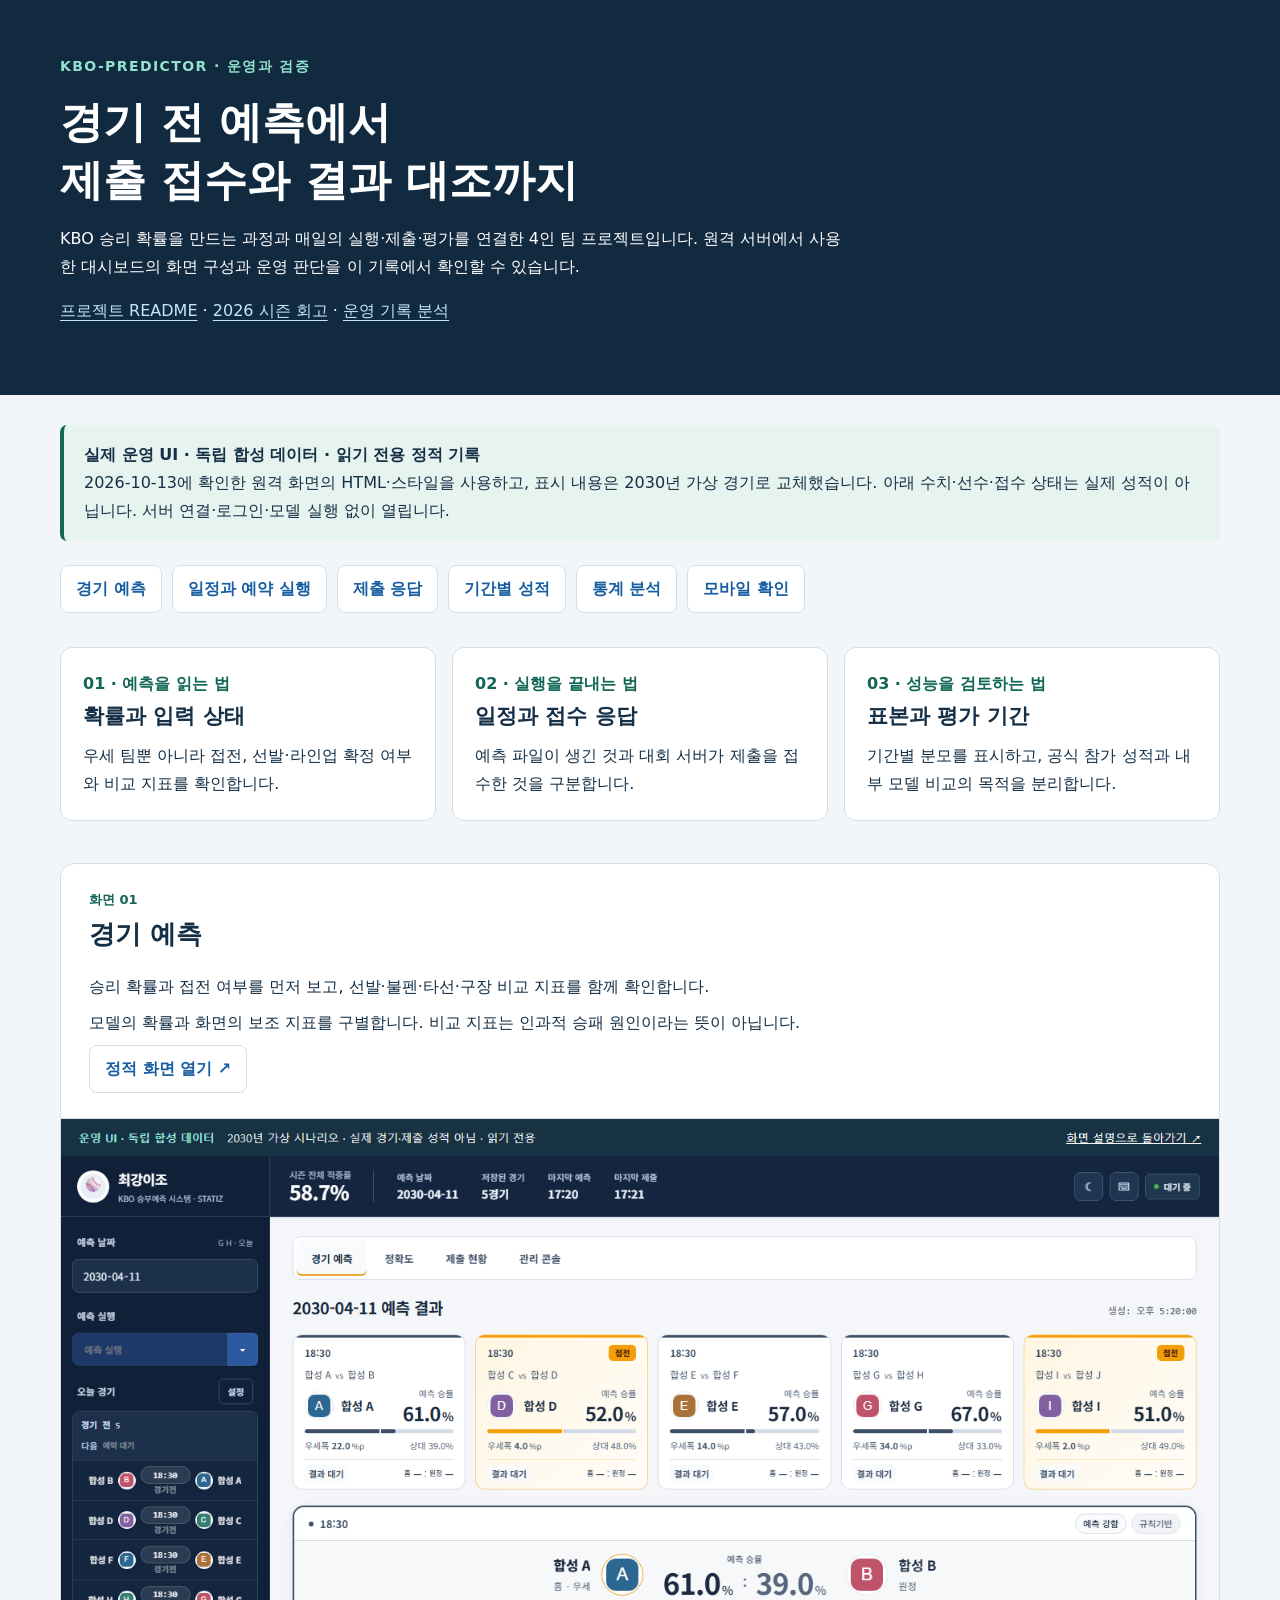
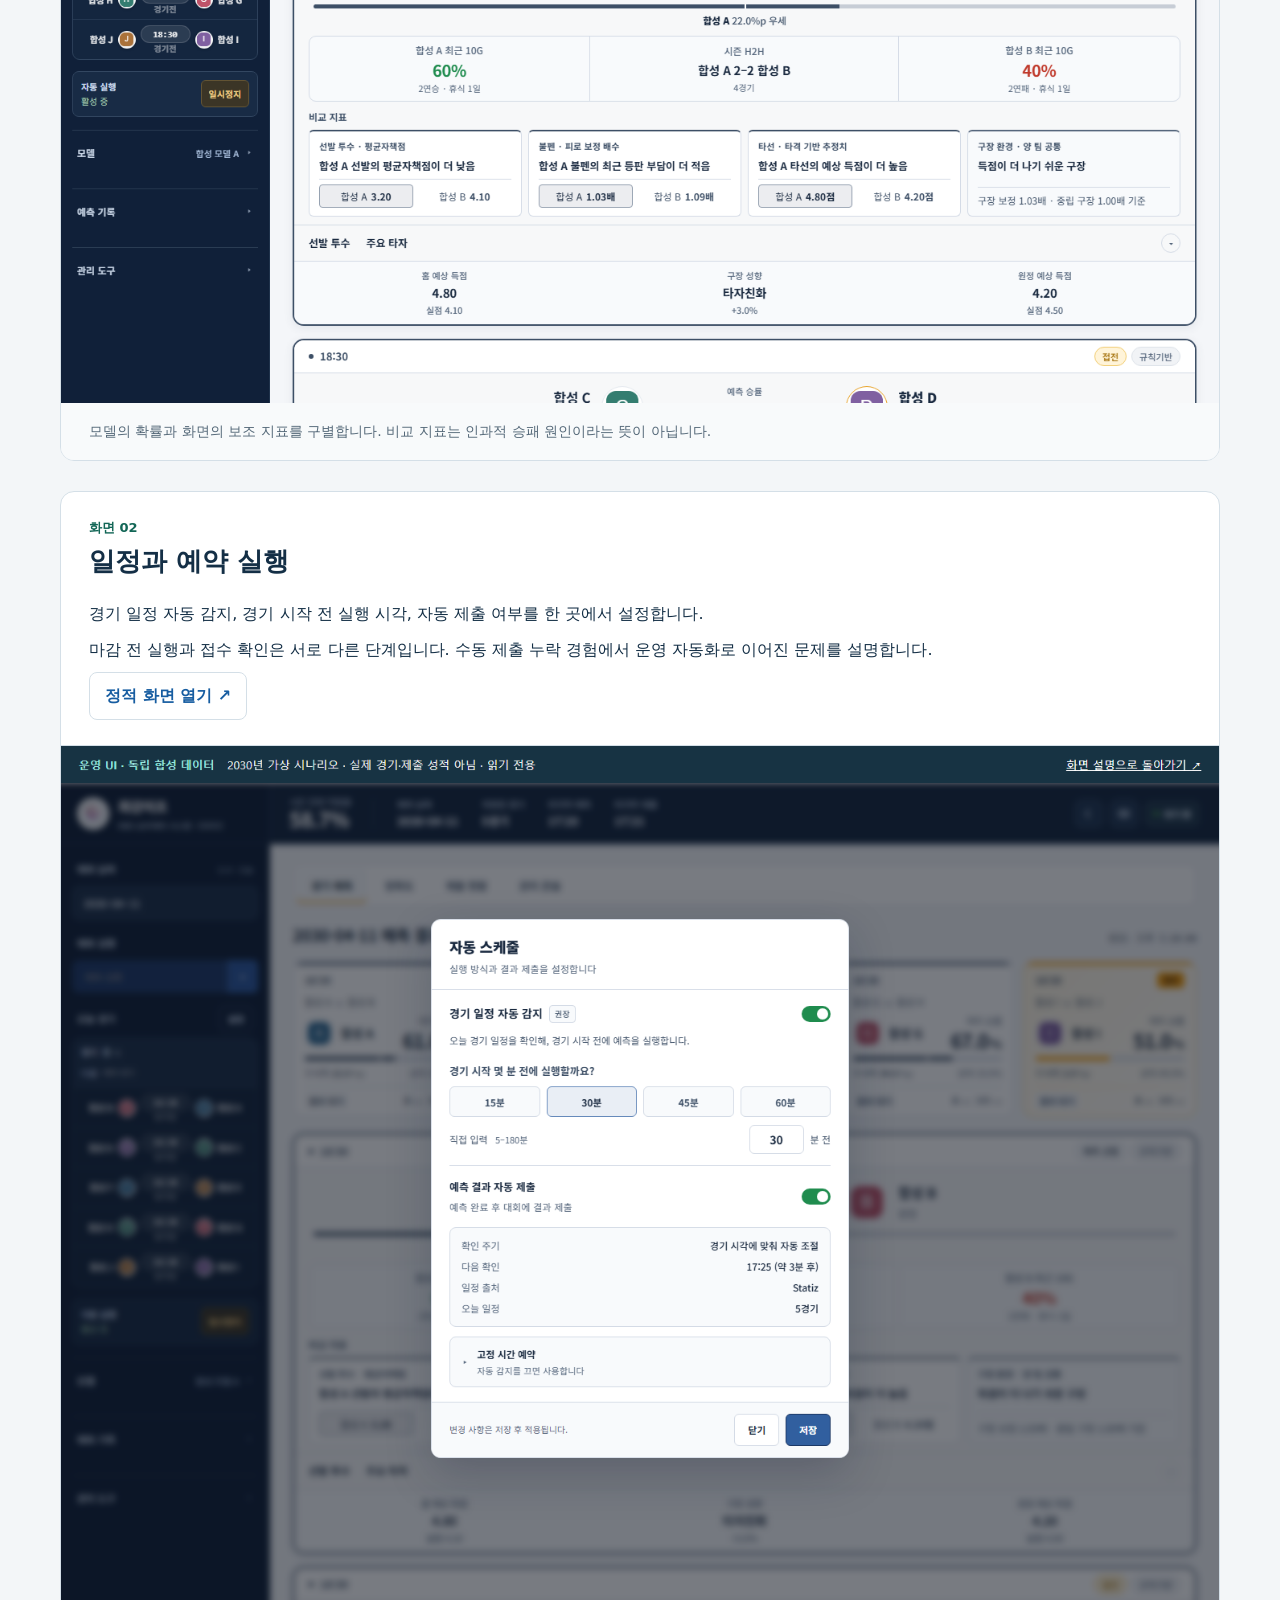
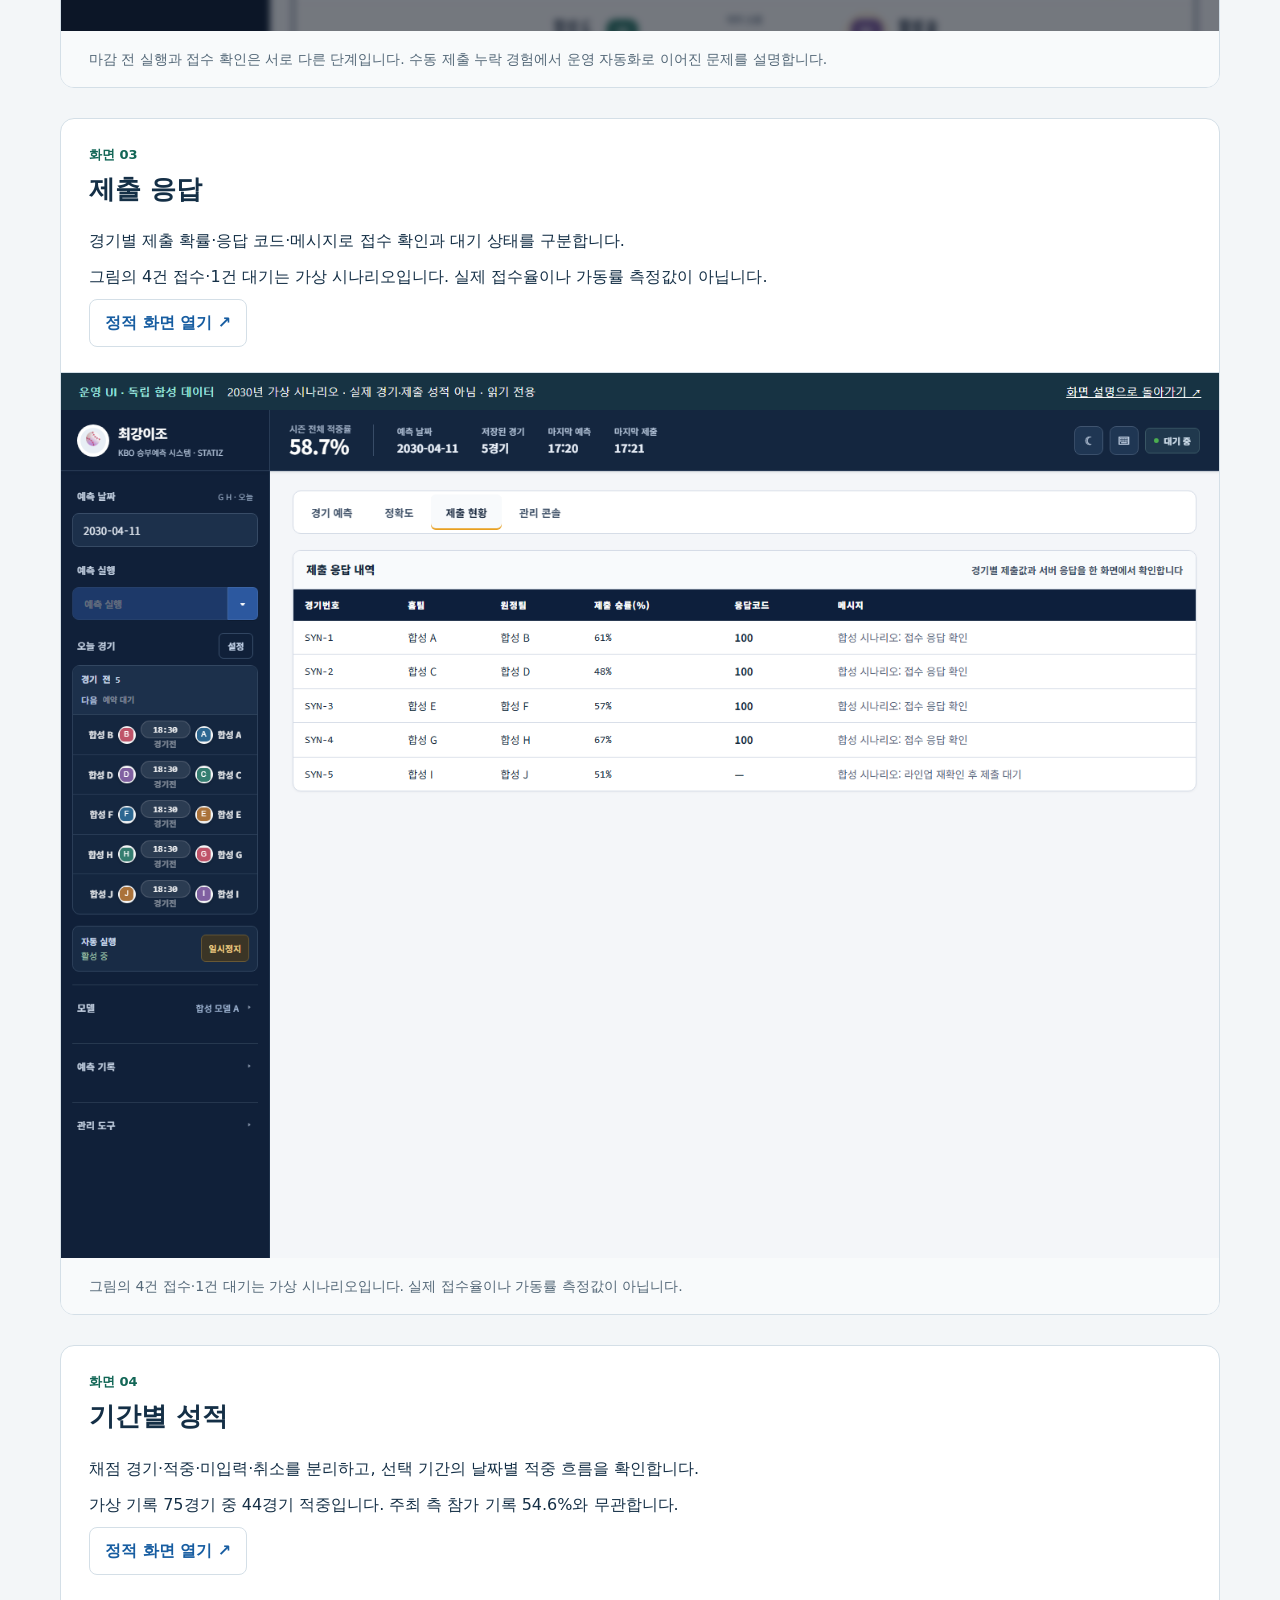
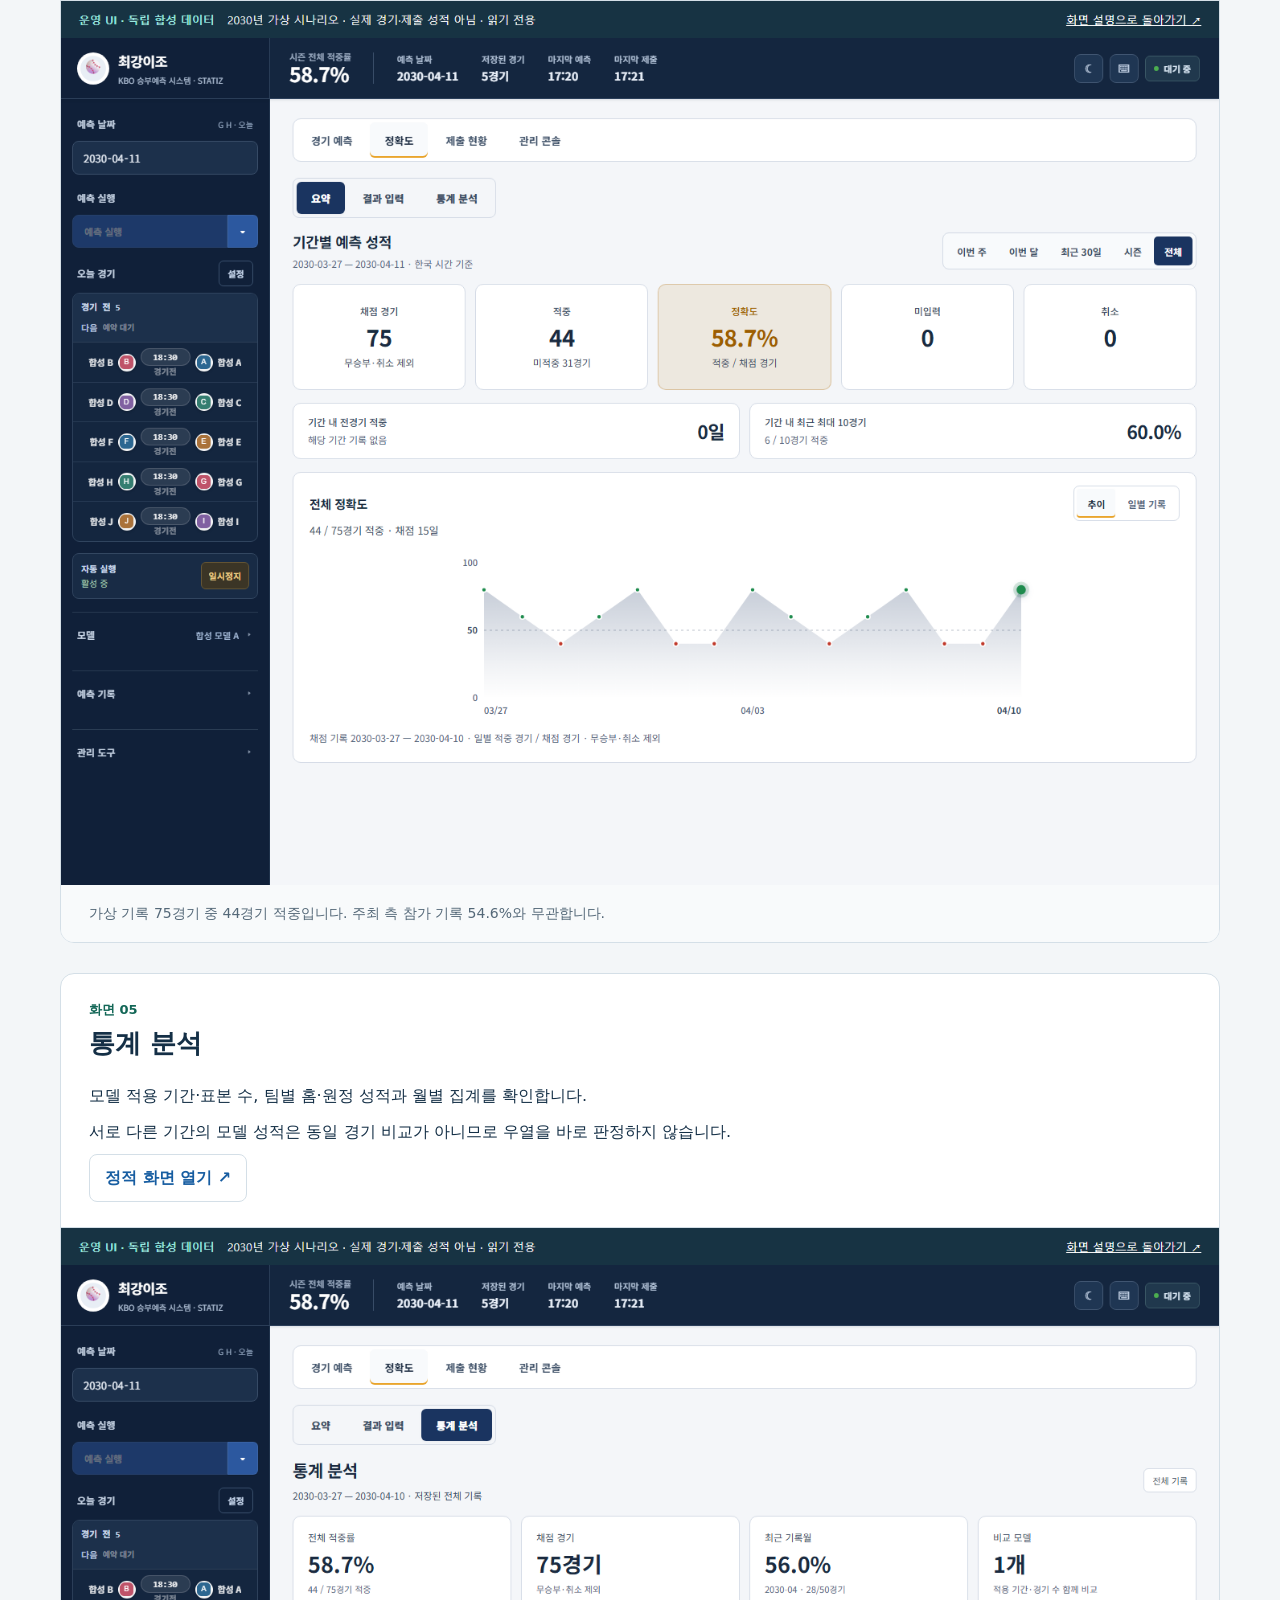
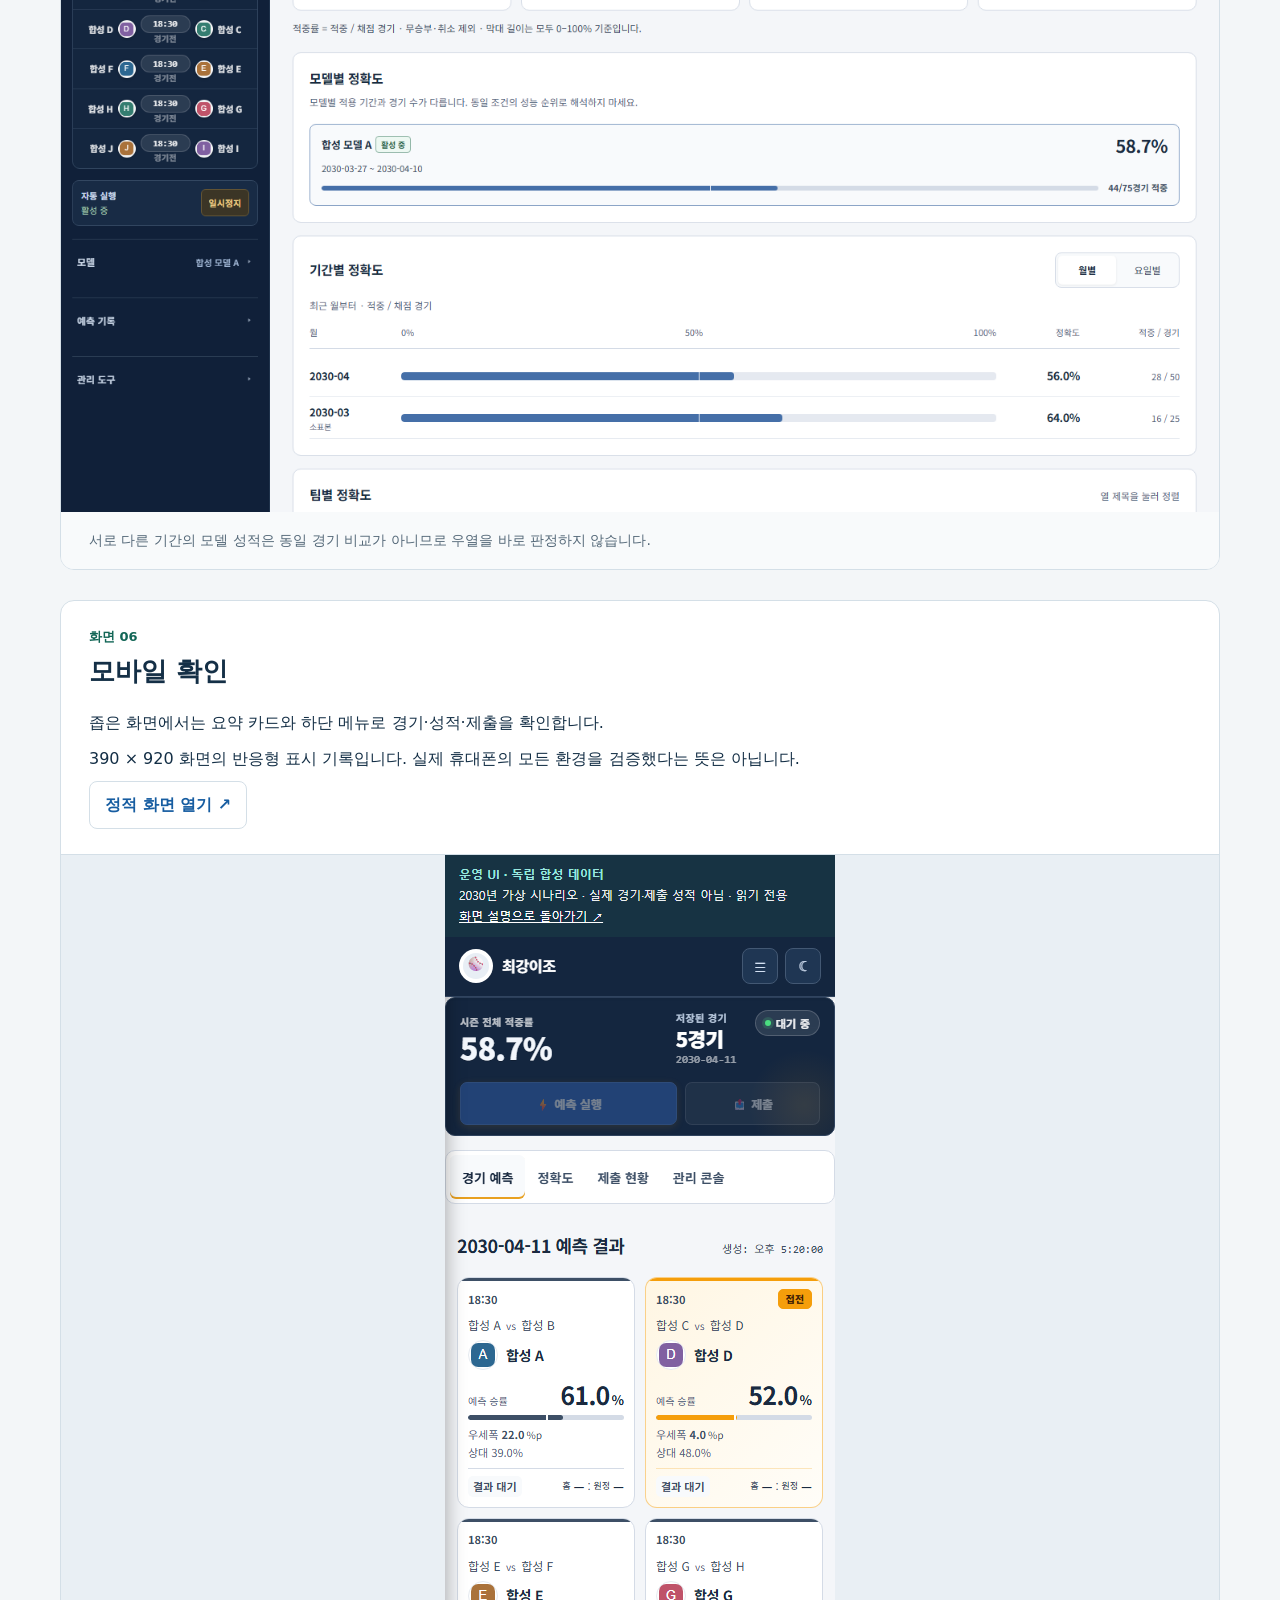
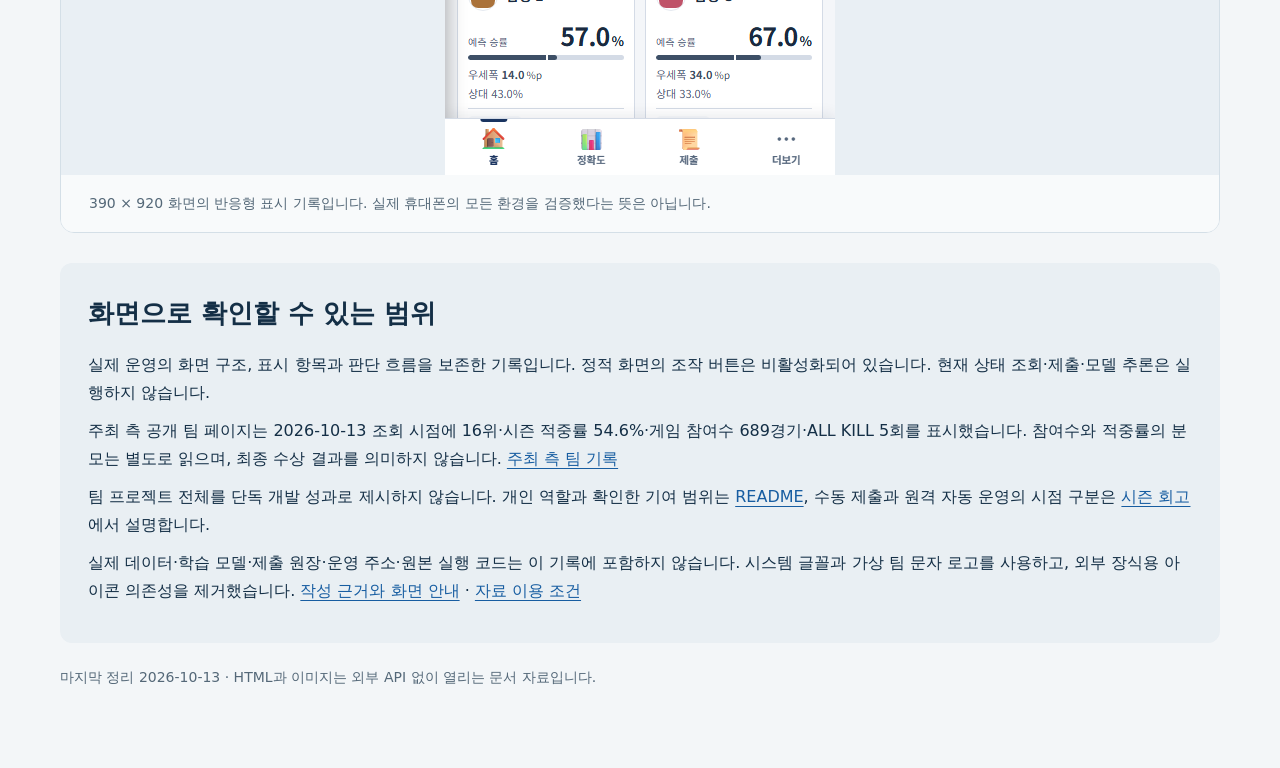
<file: docs/showcase/index.html>
<!doctype html>
<html lang="ko">
<head><meta charset="utf-8"><meta name="viewport" content="width=device-width,initial-scale=1">
<meta http-equiv="Content-Security-Policy" content="default-src 'none'; script-src 'none'; connect-src 'none'; style-src 'unsafe-inline'; img-src 'self' data:; font-src 'none'; form-action 'none'; base-uri 'none'; object-src 'none'">
<title>KBO 승부예측 — 운영 화면 기록</title>
<style>
:root{color-scheme:light;--ink:#142f46;--muted:#546878;--line:#d4dfe7;--green:#126656}
*{box-sizing:border-box}html{scroll-behavior:smooth}body{margin:0;background:#f3f6f8;color:var(--ink);font:16px/1.75 "Malgun Gothic",system-ui,sans-serif}
a{color:#175da1;text-underline-offset:4px}a:focus-visible{outline:3px solid #eaa21c;outline-offset:5px}
header{background:#122a40;color:white;padding:54px max(22px,calc((100vw - 1160px)/2))}
header a{color:#c3e6fa}header p{max-width:790px}.eyebrow{color:#94e2cd;font-size:14px;font-weight:700;letter-spacing:.1em}
h1{font-size:clamp(28px,5vw,43px);line-height:1.35;margin:14px 0}h2{font-size:26px;margin:0 0 15px}h3{font-size:21px;margin:0 0 8px}
main{max-width:1204px;margin:auto;padding:30px 22px 64px}.notice{border-left:4px solid var(--green);background:#e7f3ef;padding:16px 20px;border-radius:7px}
nav{display:flex;flex-wrap:wrap;gap:10px;margin:24px 0 34px}nav a,.open-view{display:inline-block;padding:9px 15px;border:1px solid var(--line);background:white;border-radius:8px;font-weight:700;text-decoration:none}
.overview{display:grid;grid-template-columns:repeat(3,1fr);gap:16px;margin:25px 0 42px}.overview article{background:white;border:1px solid var(--line);border-radius:12px;padding:22px}
.overview b{color:var(--green)}.overview p{margin:8px 0 0}.screen{background:white;border:1px solid var(--line);border-radius:14px;overflow:hidden;margin:0 0 30px;scroll-margin-top:20px}.copy{padding:25px 28px}.copy p{margin:8px 0}.number{color:var(--green);font-size:13px;font-weight:700}
figure{margin:0;background:#e9eff4;border-top:1px solid var(--line)}figure img{display:block;width:100%;height:auto}figure.mobile img{width:min(390px,100%);margin:auto}figcaption{padding:16px 28px;background:#f8fafb;font-size:14px;color:var(--muted)}
.scope{padding:28px;background:#e9eff3;border-radius:12px}.scope p{margin:10px 0}.footer{margin-top:22px;color:var(--muted);font-size:14px}
@media(max-width:760px){.overview{grid-template-columns:1fr}.copy{padding:22px 18px}figcaption{padding:16px 18px}header{padding-top:35px;padding-bottom:35px}}
@media(prefers-reduced-motion:reduce){html{scroll-behavior:auto}}
</style></head>
<body>
<header><div class="eyebrow">KBO-PREDICTOR · 운영과 검증</div><h1>경기 전 예측에서<br>제출 접수와 결과 대조까지</h1>
<p>KBO 승리 확률을 만드는 과정과 매일의 실행·제출·평가를 연결한 4인 팀 프로젝트입니다. 원격 서버에서 사용한 대시보드의 화면 구성과 운영 판단을 이 기록에서 확인할 수 있습니다.</p>
<p><a href="../../README.md">프로젝트 README</a> · <a href="../season-review-2026.md">2026 시즌 회고</a> · <a href="../operations-review.md">운영 기록 분석</a></p></header>
<main><aside class="notice"><strong>실제 운영 UI · 독립 합성 데이터 · 읽기 전용 정적 기록</strong><br>
2026-10-13에 확인한 원격 화면의 HTML·스타일을 사용하고, 표시 내용은 2030년 가상 경기로 교체했습니다. 아래 수치·선수·접수 상태는 실제 성적이 아닙니다. 서버 연결·로그인·모델 실행 없이 열립니다.</aside>
<nav aria-label="화면 바로 가기"><a href="#prediction">경기 예측</a><a href="#schedule">일정과 예약 실행</a><a href="#submission">제출 응답</a><a href="#accuracy">기간별 성적</a><a href="#statistics">통계 분석</a><a href="#mobile">모바일 확인</a></nav>
<section aria-label="운영에서 다루는 세 가지 질문" class="overview">
<article><b>01 · 예측을 읽는 법</b><h3>확률과 입력 상태</h3><p>우세 팀뿐 아니라 접전, 선발·라인업 확정 여부와 비교 지표를 확인합니다.</p></article>
<article><b>02 · 실행을 끝내는 법</b><h3>일정과 접수 응답</h3><p>예측 파일이 생긴 것과 대회 서버가 제출을 접수한 것을 구분합니다.</p></article>
<article><b>03 · 성능을 검토하는 법</b><h3>표본과 평가 기간</h3><p>기간별 분모를 표시하고, 공식 참가 성적과 내부 모델 비교의 목적을 분리합니다.</p></article>
</section>
<section class="screen" id="prediction"><div class="copy"><div class="number">화면 01</div><h2>경기 예측</h2><p>승리 확률과 접전 여부를 먼저 보고, 선발·불펜·타선·구장 비교 지표를 함께 확인합니다.</p><p>모델의 확률과 화면의 보조 지표를 구별합니다. 비교 지표는 인과적 승패 원인이라는 뜻이 아닙니다.</p><a class="open-view" href="prediction.html">정적 화면 열기 ↗</a></div><figure><img src="../images/operating-ui-preview-prediction.png" alt="경기 예측 — 실제 운영 화면 구성에 합성 입력을 적용한 기록. 승리 확률과 접전 여부를 먼저 보고, 선발·불펜·타선·구장 비교 지표를 함께 확인합니다." width="1440" height="1100" loading="eager"><figcaption>모델의 확률과 화면의 보조 지표를 구별합니다. 비교 지표는 인과적 승패 원인이라는 뜻이 아닙니다.</figcaption></figure></section>
<section class="screen" id="schedule"><div class="copy"><div class="number">화면 02</div><h2>일정과 예약 실행</h2><p>경기 일정 자동 감지, 경기 시작 전 실행 시각, 자동 제출 여부를 한 곳에서 설정합니다.</p><p>마감 전 실행과 접수 확인은 서로 다른 단계입니다. 수동 제출 누락 경험에서 운영 자동화로 이어진 문제를 설명합니다.</p><a class="open-view" href="schedule.html">정적 화면 열기 ↗</a></div><figure><img src="../images/operating-ui-preview-schedule.png" alt="일정과 예약 실행 — 실제 운영 화면 구성에 합성 입력을 적용한 기록. 경기 일정 자동 감지, 경기 시작 전 실행 시각, 자동 제출 여부를 한 곳에서 설정합니다." width="1440" height="1100" loading="lazy"><figcaption>마감 전 실행과 접수 확인은 서로 다른 단계입니다. 수동 제출 누락 경험에서 운영 자동화로 이어진 문제를 설명합니다.</figcaption></figure></section>
<section class="screen" id="submission"><div class="copy"><div class="number">화면 03</div><h2>제출 응답</h2><p>경기별 제출 확률·응답 코드·메시지로 접수 확인과 대기 상태를 구분합니다.</p><p>그림의 4건 접수·1건 대기는 가상 시나리오입니다. 실제 접수율이나 가동률 측정값이 아닙니다.</p><a class="open-view" href="submission.html">정적 화면 열기 ↗</a></div><figure><img src="../images/operating-ui-preview-submission.png" alt="제출 응답 — 실제 운영 화면 구성에 합성 입력을 적용한 기록. 경기별 제출 확률·응답 코드·메시지로 접수 확인과 대기 상태를 구분합니다." width="1440" height="1100" loading="lazy"><figcaption>그림의 4건 접수·1건 대기는 가상 시나리오입니다. 실제 접수율이나 가동률 측정값이 아닙니다.</figcaption></figure></section>
<section class="screen" id="accuracy"><div class="copy"><div class="number">화면 04</div><h2>기간별 성적</h2><p>채점 경기·적중·미입력·취소를 분리하고, 선택 기간의 날짜별 적중 흐름을 확인합니다.</p><p>가상 기록 75경기 중 44경기 적중입니다. 주최 측 참가 기록 54.6%와 무관합니다.</p><a class="open-view" href="accuracy.html">정적 화면 열기 ↗</a></div><figure><img src="../images/operating-ui-preview-accuracy.png" alt="기간별 성적 — 실제 운영 화면 구성에 합성 입력을 적용한 기록. 채점 경기·적중·미입력·취소를 분리하고, 선택 기간의 날짜별 적중 흐름을 확인합니다." width="1440" height="1100" loading="lazy"><figcaption>가상 기록 75경기 중 44경기 적중입니다. 주최 측 참가 기록 54.6%와 무관합니다.</figcaption></figure></section>
<section class="screen" id="statistics"><div class="copy"><div class="number">화면 05</div><h2>통계 분석</h2><p>모델 적용 기간·표본 수, 팀별 홈·원정 성적과 월별 집계를 확인합니다.</p><p>서로 다른 기간의 모델 성적은 동일 경기 비교가 아니므로 우열을 바로 판정하지 않습니다.</p><a class="open-view" href="statistics.html">정적 화면 열기 ↗</a></div><figure><img src="../images/operating-ui-preview-statistics.png" alt="통계 분석 — 실제 운영 화면 구성에 합성 입력을 적용한 기록. 모델 적용 기간·표본 수, 팀별 홈·원정 성적과 월별 집계를 확인합니다." width="1440" height="1100" loading="lazy"><figcaption>서로 다른 기간의 모델 성적은 동일 경기 비교가 아니므로 우열을 바로 판정하지 않습니다.</figcaption></figure></section>
<section class="screen" id="mobile"><div class="copy"><div class="number">화면 06</div><h2>모바일 확인</h2><p>좁은 화면에서는 요약 카드와 하단 메뉴로 경기·성적·제출을 확인합니다.</p><p>390 × 920 화면의 반응형 표시 기록입니다. 실제 휴대폰의 모든 환경을 검증했다는 뜻은 아닙니다.</p><a class="open-view" href="mobile.html">정적 화면 열기 ↗</a></div><figure class="mobile"><img src="../images/operating-ui-preview-mobile.png" alt="모바일 확인 — 실제 운영 화면 구성에 합성 입력을 적용한 기록. 좁은 화면에서는 요약 카드와 하단 메뉴로 경기·성적·제출을 확인합니다." width="390" height="920" loading="lazy"><figcaption>390 × 920 화면의 반응형 표시 기록입니다. 실제 휴대폰의 모든 환경을 검증했다는 뜻은 아닙니다.</figcaption></figure></section>
<section class="scope"><h2>화면으로 확인할 수 있는 범위</h2>
<p>실제 운영의 화면 구조, 표시 항목과 판단 흐름을 보존한 기록입니다. 정적 화면의 조작 버튼은 비활성화되어 있습니다. 현재 상태 조회·제출·모델 추론은 실행하지 않습니다.</p>
<p>주최 측 공개 팀 페이지는 2026-10-13 조회 시점에 16위·시즌 적중률 54.6%·게임 참여수 689경기·ALL KILL 5회를 표시했습니다. 참여수와 적중률의 분모는 별도로 읽으며, 최종 수상 결과를 의미하지 않습니다. <a href="https://www.statiz.co.kr/prediction/?m=university_detail&amp;ptt_idx=70">주최 측 팀 기록</a></p>
<p>팀 프로젝트 전체를 단독 개발 성과로 제시하지 않습니다. 개인 역할과 확인한 기여 범위는 <a href="../../README.md">README</a>, 수동 제출과 원격 자동 운영의 시점 구분은 <a href="../season-review-2026.md">시즌 회고</a>에서 설명합니다.</p>
<p>실제 데이터·학습 모델·제출 원장·운영 주소·원본 실행 코드는 이 기록에 포함하지 않습니다. 시스템 글꼴과 가상 팀 문자 로고를 사용하고, 외부 장식용 아이콘 의존성을 제거했습니다. <a href="../dashboard-showcase.md">작성 근거와 화면 안내</a> · <a href="../data-policy.md">자료 이용 조건</a></p></section>
<p class="footer">마지막 정리 2026-10-13 · HTML과 이미지는 외부 API 없이 열리는 문서 자료입니다.</p>
</main></body></html>
</file>
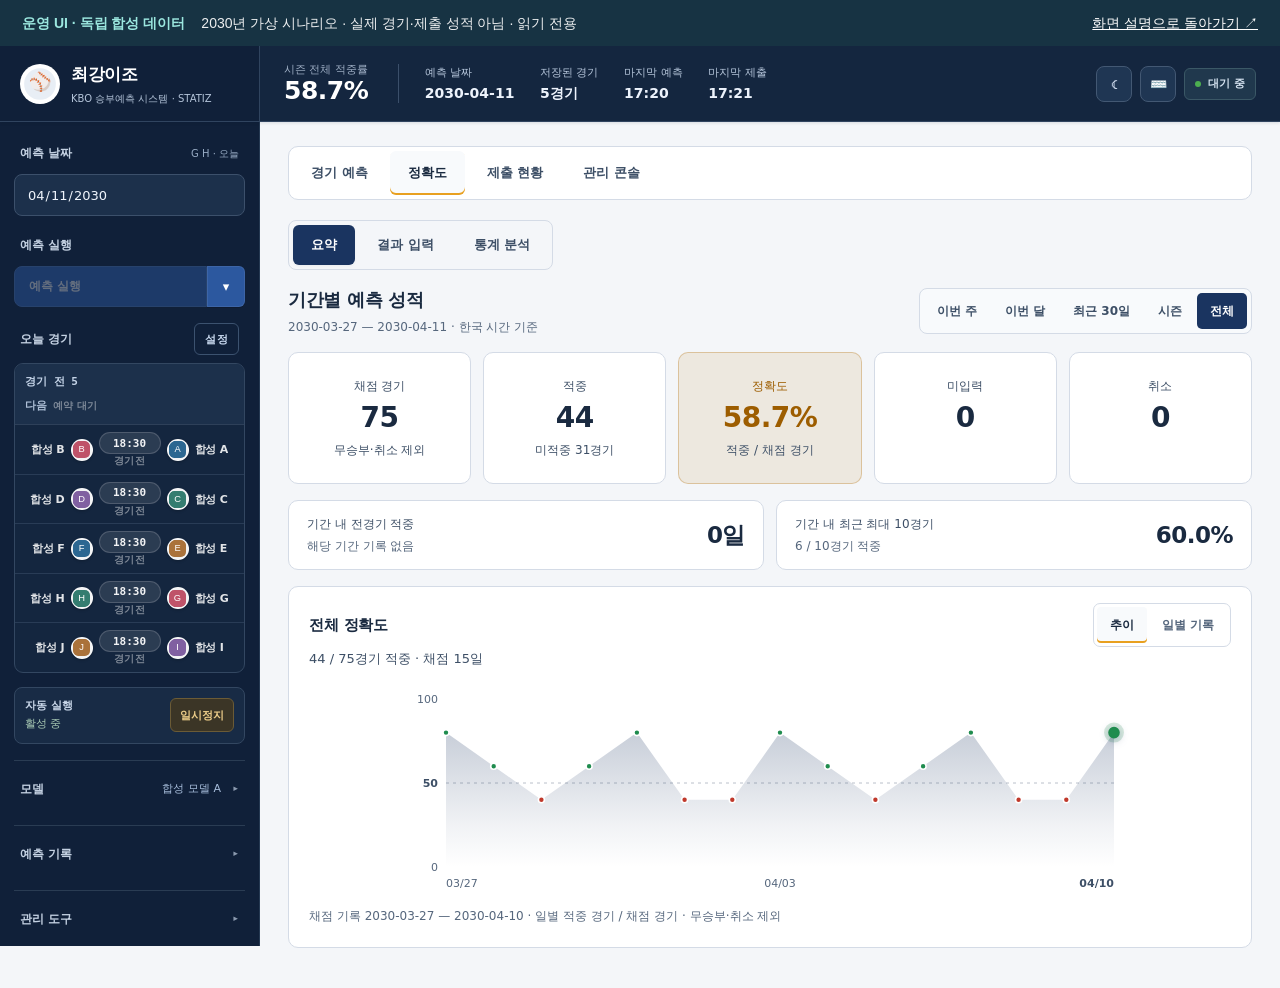
<file: docs/showcase/accuracy.html>
<!DOCTYPE html>
<html lang="ko" style="--header-h: 76px; --header-bottom: 76px;" data-capture-ready="true" data-synthetic-data="true" data-render-errors="[]"><head><meta http-equiv="Content-Security-Policy" content="default-src 'none'; script-src 'none'; connect-src 'none'; style-src 'unsafe-inline'; img-src data:; font-src 'none'; form-action 'none'; base-uri 'none'; object-src 'none'"><meta name="description" content="실제 운영 UI에 독립 합성 데이터를 적용한 읽기 전용 정적 기록입니다.">
<meta charset="UTF-8">
<meta name="viewport" content="width=device-width, initial-scale=1.0, viewport-fit=cover">
<title>KBO 운영 UI 공개 기록 — 결과 분석</title>
<meta name="description" content="KBO 리그 경기 승부를 머신러닝과 규칙 기반 모델로 예측하는 대시보드">
<meta name="theme-color" content="#0d1f3c">
<meta name="color-scheme" content="light dark">
<!-- PWA -->

<meta name="apple-mobile-web-app-capable" content="yes">
<meta name="apple-mobile-web-app-status-bar-style" content="black-translucent">
<meta name="apple-mobile-web-app-title" content="최강이조">
<meta name="mobile-web-app-capable" content="yes">





<style>
:root {
  --navy-dark:  #0d1f3c;
  --navy:       #1a3460;
  --navy-light: #234b8a;
  --red:        #c0392b;
  --red-bright: #e74c3c;
  --bg-body:    #f4f6f9;
  --bg-card:    #ffffff;
  --bg-card2:   #f8fafc;
  --border:     #d4dbe6;   /* 카드 호흡 강화 — 흰배경에서 살짝 진해야 카드 경계 분명 */
  --text-dark:  #1a2a40;
  --text-mid:   #3d4f66;   /* AA 대비 상향 (was #4a5c72) */
  --text-light: #56677d;   /* 보조 텍스트도 충분히 읽히도록 대비 강화 */
  --text-faint: #6a7a90;   /* AA 4.5:1 대비 충족 (#f4f6f9 배경 기준) */
  --gold:       #e8a020;
  --gold-dark:  #a06500;
  --green:      #1f8c4e;
  --green-bg:   #27ae60;
  /* --gold 책임 분리: 토스트 강조 / 일시정지 dot / away 팀 색 */
  --c-warn-strong:  #d97706;
  --c-neutral-warm: #a09a8e;
  --c-coral:        #e57370;
  --c-coral-soft:   rgba(229,115,112,.12);
  --c-coral-strong: rgba(229,115,112,.24);

  /* 시맨틱 상태 — fg(텍스트) / bg(배경 alpha) / bd(보더) / solid(채움) 4역할 */
  --c-info-bg:     rgba(66,133,244,.10);
  --c-info-bd:     rgba(66,133,244,.28);
  --c-info-fg:     #2b5fbf;
  --c-info-solid:  #4285f4;
  --c-success-bg:  rgba(31,140,78,.10);
  --c-success-bd:  rgba(31,140,78,.28);
  --c-success-fg:  #1f8c4e;
  --c-success-solid: #27ae60;
  --c-warn-bg:     rgba(176,106,0,.10);
  --c-warn-bd:     rgba(176,106,0,.3);
  --c-warn-fg:     #9d5d00;
  --c-warn-fg-sm:  #7a4900;  /* 10–12px 작은 텍스트 전용 — AA 5:1+ */
  --c-warn-solid:  #d97706;
  --c-danger-bg:   rgba(192,57,43,.08);
  --c-danger-bd:   rgba(192,57,43,.3);
  --c-danger-fg:   #9c3023;
  --c-danger-solid: #c0392b;
  /* 데이터 강조(텍스트) — navy와 hex 동일하지만 의미 분리 → 리브랜딩 시 분리 가능 */
  --c-data-strong: #1a3460;

  /* 타이포그래피 스케일 — 5단계 + label + meta
     meta(10): 진짜 메타 한정 / xs(11): 라벨 / sm(13): 본문 / md(15): 강조 본문
     lg(18): 카드 제목 / xl(22): KPI 중 / 2xl(28): KPI 대
     ※ 한글 환경에서 10px는 영문 9px 수준 — meta 외엔 11px 이상 권장 */
  --fs-meta:  10px;
  --fs-label: 11px;   /* ← 10→11 상향 (한글 가독성) */
  --fs-xs:    11px;
  --fs-sm:    13px;
  --fs-md:    15px;
  --fs-lg:    18px;   /* 카드 제목 */
  --fs-xl:    22px;
  /* 호환 별칭 */
  --fs-base:  13px;   /* = sm */
  --fs-2xl:   28px;   /* = xl */
  --fs-hero:  28px;   /* hero 강등 (40 → 28) */

  /* 스페이싱 스케일 (4의 배수) — half-step은 사이드바·테이블 등 협소 영역만 */
  --sp-0\.5: 2px;
  --sp-1:  4px;
  --sp-1\.5: 6px;   /* 사이드바 협소 영역 한정 */
  --sp-2:  8px;
  --sp-2\.5: 10px;  /* 사이드바 협소 영역 한정 */
  --sp-3:  12px;
  --sp-4:  16px;
  --sp-5:  20px;
  --sp-6:  24px;
  --sp-7:  28px;
  --sp-8:  32px;
  --sp-10: 40px;
  --sp-12: 48px;

  /* 헤더 높이 — JS(syncHeaderHeight)에서 실측 후 갱신. 사이드바 drawer top 기준 */
  --header-h:   69px;

  /* 레이어 */
  --z-sticky:   10;
  --z-overlay:  50;
  --z-sidebar:  90;
  --z-header:   100;
  --z-floating: 500;
  --z-toast:    1000;
  --z-modal:    2000;

  /* 폰트 — 본문 한글: Noto Sans KR 로드 실패 시 시스템 한글 fallback */
  --font-body:  'Noto Sans KR','Apple SD Gothic Neo','Malgun Gothic','Segoe UI',system-ui,-apple-system,sans-serif;
  --font-num:   'JetBrains Mono','SF Mono','Consolas','Menlo','DejaVu Sans Mono',monospace;

  --shadow-xs:  0 1px 2px rgba(15,30,55,.06);
  --shadow-sm:  0 2px 6px rgba(15,30,55,.07), 0 1px 2px rgba(15,30,55,.04);
  --shadow-md:  0 6px 16px rgba(15,30,55,.10), 0 2px 4px rgba(15,30,55,.06);
  --shadow-lg:  0 12px 32px rgba(15,30,55,.16), 0 4px 8px rgba(15,30,55,.06);
  --shadow-xl:  0 20px 56px rgba(15,30,55,.24);
  /* Radius 5단계 — xs(badge) / sm(input·button·chip) / md(card) / lg(modal) / pill */
  --radius-xs:   4px;
  --radius-sm:   6px;
  --radius:      8px;
  --radius-md:   8px;
  --radius-lg:  12px;
  --radius-pill: 999px;

  /* Sidebar — 다크 컨텍스트 전용 4단계 alpha (12단계 미세 차이 → 4단계로 압축).
     row=surface-0 / hover·input=surface-1 / active·강조=surface-2 / 최대강조=surface-3 */
  --sb-surface-0: rgba(255,255,255,.05);
  --sb-surface-1: rgba(255,255,255,.08);
  --sb-surface-2: rgba(255,255,255,.14);
  --sb-surface-3: rgba(255,255,255,.22);
  --sb-bd-soft:   rgba(255,255,255,.08);
  --sb-bd:        rgba(255,255,255,.14);
  --sb-bd-strong: rgba(255,255,255,.22);

  /* ── KBO 팀 컬러 (다크 모드에서 일부 보정) ── */
  --tc-ssg:    #CE0E2D;
  --tc-lg:     #C30452;
  --tc-doosan: #13274B;
  --tc-kia:    #EA0029;
  --tc-samsung:#074CA1;
  --tc-hanwha: #F37321;
  --tc-kt:     #222222;
  --tc-nc:     #315288;
  --tc-lotte:  #041E42;
  --tc-kiwoom: #820024;
  /* 라이트모드용 좌측 4px 띠 전용 — 너무 어두운 팀(KT/두산/롯데/키움)은 식별 어려워 보정 */
  --tc-line-doosan: #3a5485;
  --tc-line-kt:     #5a5a5a;
  --tc-line-lotte:  #2a4a7a;
  --tc-line-kiwoom: #c0395a;
}
/* ── 다크 모드 토큰 오버라이드 ── */
:root[data-theme="dark"] {
  --bg-body:    #0a1422;
  --bg-card:    #13223d;
  --bg-card2:   #0f1b31;
  --border:     rgba(255,255,255,.10);
  --text-dark:  #e6ecf4;
  --text-mid:   #b4c1d4;
  --text-light: #9fb0c5;
  --text-faint: #7f91a8;
  --shadow-xs:  0 1px 2px rgba(0,0,0,.25);
  --shadow-sm:  0 2px 6px rgba(0,0,0,.35), 0 1px 2px rgba(0,0,0,.20);
  --shadow-md:  0 6px 16px rgba(0,0,0,.45), 0 2px 4px rgba(0,0,0,.25);
  --shadow-lg:  0 12px 32px rgba(0,0,0,.55), 0 4px 8px rgba(0,0,0,.30);
  --shadow-xl:  0 20px 56px rgba(0,0,0,.65);
  --c-info-bg:    rgba(96,165,250,.14);
  --c-info-bd:    rgba(96,165,250,.35);
  --c-info-fg:    #9ec5ff;
  --c-success-bg: rgba(74,222,128,.12);
  --c-success-bd: rgba(74,222,128,.35);
  --c-success-fg: #7ee0a8;
  --c-warn-bg:    rgba(251,191,36,.12);
  --c-warn-bd:    rgba(251,191,36,.35);

  /* 다크 배경(--bg-card #13223d)과 거의 같거나 너무 어두워 안 보이는 팀 컬러 보정.
     라이트 모드 hex와 충분히 구분되는 톤으로 끌어올림. WCAG 대비 ≥ 3.0 목표. */
  --tc-doosan: #6c8fc7;   /* navy → 밝은 sky-navy (배경과 분리) */
  --tc-kt:     #d0d0d0;   /* 검정 → 밝은 회색 */
  --tc-samsung:#5b9aff;   /* 진파 → 밝은 파랑 */
  --tc-nc:     #7fa0cc;   /* 회색파랑 → 밝게 */
  --tc-lotte:  #5a7bb8;   /* 매우 진한 navy → 밝은 navy */
  --tc-kiwoom: #d4374f;   /* 진자주 → 밝은 빨강 */
  --c-warn-fg:    #ffd180;
  --c-danger-bg:  rgba(248,113,113,.12);
  --c-danger-bd:  rgba(248,113,113,.40);
  --c-danger-fg:  #ff9a94;
  --c-warn-strong:  #fbbf24;
  --c-neutral-warm: #b8b3a8;
  --c-coral:        #ff8a86;
  --c-coral-soft:   rgba(255,138,134,.18);
  --c-coral-strong: rgba(255,138,134,.30);
}
/* 다크 모드: 좌측 4px 띠는 라이트 보정값(--tc-line) 무시하고 다크 토큰화된 --tc 사용 */
:root[data-theme="dark"] .pick-card,
:root[data-theme="dark"] .pick-summary{border-left-color:var(--tc,var(--navy));}

/* 다크 모드 hover border — 흰 alpha 톤으로 정리 (라이트의 navy-tint는 다크에서 안 보임) */
:root[data-theme="dark"] .game-card:hover,
:root[data-theme="dark"] .acc-stat:hover,
:root[data-theme="dark"] .mini-stat:hover,
:root[data-theme="dark"] .month-card:hover,
:root[data-theme="dark"] .model-compare-row:hover,
:root[data-theme="dark"] .dow-bar-row:hover,
:root[data-theme="dark"] .admin-flow-step:hover,
:root[data-theme="dark"] .dest-card:hover{border-color:rgba(255,255,255,.18);}
:root[data-theme="dark"] .form-card{background:var(--bg-card);border-color:rgba(255,255,255,.08);}
:root[data-theme="dark"] .month-card,
:root[data-theme="dark"] .model-compare-row,
:root[data-theme="dark"] .dow-bar-row{background:rgba(255,255,255,.03);border-color:rgba(255,255,255,.08);}
:root[data-theme="dark"] .team-acc-tbl tbody td{color:var(--text-dark);border-bottom-color:rgba(255,255,255,.08);}
:root[data-theme="dark"] .trk-acc-pct,
:root[data-theme="dark"] .dow-bar-pct,
:root[data-theme="dark"] .dow-bar-day,
:root[data-theme="dark"] .trk-team-name{color:var(--text-dark);}
:root[data-theme="dark"] .month-card .mc-month,
:root[data-theme="dark"] .month-card .mc-pct{color:var(--text-dark);}
:root[data-theme="dark"] .mc-pct-big{color:var(--text-dark);}
:root[data-theme="dark"] .mc-note{color:var(--text-dark);}
:root[data-theme="dark"] .foot-stat .fs-val{color:var(--text-dark);}
:root[data-theme="dark"] .acc-stat .as-value{color:var(--text-dark);}
:root[data-theme="dark"] .mini-stat-val{color:var(--text-dark);}
:root[data-theme="dark"] .chart-card-title,
:root[data-theme="dark"] .analysis-card-title{color:var(--text-dark);}
:root[data-theme="dark"] .pick-summary{background:linear-gradient(90deg,rgba(255,255,255,.03),var(--bg-card));}
:root[data-theme="dark"] .pick-summary .ps-title{color:var(--text-dark);}
:root[data-theme="dark"] .ts-side-pct{color:var(--text-mid);}
:root[data-theme="dark"] .tab{color:var(--text-mid);}
:root[data-theme="dark"] .tab:hover{color:#e6ecf4;background:rgba(255,255,255,.06);}
:root[data-theme="dark"] .tab.active,
:root[data-theme="dark"] .tab-menu-trigger.admin-has-active{color:#9ec5ff;border-bottom-color:#9ec5ff;background:linear-gradient(180deg,rgba(96,165,250,.18) 0%,rgba(96,165,250,.06) 100%);}
:root[data-theme="dark"] .tab-menu-item{color:var(--text-mid);}
:root[data-theme="dark"] .tab-menu-item:hover{background:rgba(255,255,255,.06);color:#e6ecf4;}
:root[data-theme="dark"] .tab-menu-item.active{background:rgba(96,165,250,.14);color:#9ec5ff;}
:root[data-theme="dark"] .game-card{border-color:rgba(255,255,255,.08);}
:root[data-theme="dark"] .team-col .team-logo-wrap{background:var(--bg-card);}
:root[data-theme="dark"] .team-col.is-winner .team-logo-wrap{background:#1b2c4a;}
:root[data-theme="dark"] .prob-split{background:rgba(255,255,255,.04);}
:root[data-theme="dark"] .prob-split-seg:not(.winner){background:#2a3a54;color:var(--text-dark);}
@supports (background:color-mix(in srgb,red 50%,blue)) {
  :root[data-theme="dark"] .prob-split-seg:not(.winner){background:color-mix(in srgb, var(--tc,#7d91a8) 35%, #1a2a42);}
}
:root[data-theme="dark"] .pitcher-name{color:#8eb8ff;}
:root[data-theme="dark"] .b-ops{color:#8eb8ff;}
:root[data-theme="dark"] .modal{background:#13223d;}
:root[data-theme="dark"] .modal-bd input{background:#0f1b31;color:var(--text-dark);}
:root[data-theme="dark"] .modal-ft{background:#0f1b31;}
:root[data-theme="dark"] .modal-bd{color:var(--text-mid);}
:root[data-theme="dark"] .modal-hd{color:var(--text-dark);}
:root[data-theme="dark"] .empty .empty-cta{background:var(--navy-light);}
:root[data-theme="dark"] .empty .empty-cta.secondary{background:var(--bg-card2);color:var(--text-dark);}
:root[data-theme="dark"] .empty .empty-cta.secondary:hover{background:rgba(255,255,255,.08);}
:root[data-theme="dark"] .acc-stat{background:var(--bg-card);}
:root[data-theme="dark"] .month-card,
:root[data-theme="dark"] .chart-card,
:root[data-theme="dark"] .acc-table-wrap,
:root[data-theme="dark"] .submit-wrap,
:root[data-theme="dark"] .model-compare-row{background:var(--bg-card);}
:root[data-theme="dark"] input[type="date"],
:root[data-theme="dark"] input[type="time"],
:root[data-theme="dark"] main input[type="number"],
:root[data-theme="dark"] main select,
:root[data-theme="dark"] #sched-modal input[type="number"]{background:var(--bg-card2);color:var(--text-dark);border-color:var(--border);}
:root[data-theme="dark"] input[type=date]::-webkit-calendar-picker-indicator{filter:invert(.85);}
:root[data-theme="dark"] .range-chip{background:var(--bg-card);color:var(--text-mid);}
:root[data-theme="dark"] .range-chip:hover{color:var(--text-dark);}
:root[data-theme="dark"] .range-chip.active{background:var(--navy-light);}
:root[data-theme="dark"] .form-chip,
:root[data-theme="dark"] .form-h2h,
:root[data-theme="dark"] .pitcher-box,
:root[data-theme="dark"] .batter-row,
:root[data-theme="dark"] .card-footer{background:var(--bg-card2);}
/* 다크 모드 폼/H2H 카드 텍스트 가독성 — h2h-val이 var(--navy)라 다크 배경에 묻힘 (2026-05-17 fix) */
:root[data-theme="dark"] .form-h2h .h2h-val{color:#dde6f5;}
:root[data-theme="dark"] .form-h2h .h2h-lbl{color:#f3d77e;}
:root[data-theme="dark"] .form-chip .fc-lbl{color:#a8b8d0;}
:root[data-theme="dark"] .form-h2h .h2h-sub,
:root[data-theme="dark"] .form-chip .fc-sub{color:#9eaec5;}
:root[data-theme="dark"] .form-h2h.no-data .h2h-val{color:#8a97ad;}
:root[data-theme="dark"] .form-h2h.no-data .h2h-lbl{color:#7f91a8;}
:root[data-theme="dark"] .form-chip .fc-val{color:#e6ecf4;}
:root[data-theme="dark"] .form-chip,
:root[data-theme="dark"] .form-h2h{border-color:rgba(255,255,255,.08);}
/* v4 카드 다크 override */
:root[data-theme="dark"] .game-card{background:var(--bg-card);border-color:rgba(255,255,255,.08);}
:root[data-theme="dark"] .game-card:hover{box-shadow:0 8px 28px rgba(0,0,0,.35);}
:root[data-theme="dark"] .card-gametime{color:#e6ecf4;}
:root[data-theme="dark"] .card-gametime::before{box-shadow:0 0 0 3px var(--bg-card),0 0 0 4px rgba(255,255,255,.08);}
:root[data-theme="dark"] .cbadge-ml  {background:rgba(96,165,250,.16);color:#9ec5ff;border-color:rgba(96,165,250,.32);}
:root[data-theme="dark"] .cbadge-rule{background:rgba(255,255,255,.06);color:#a8b8d0;border-color:rgba(255,255,255,.10);}
:root[data-theme="dark"] .cbadge-conf{background:rgba(255,255,255,.06);color:#e6ecf4;border-color:rgba(255,255,255,.14);}
:root[data-theme="dark"] .cbadge-coin{background:rgba(232,160,32,.22);color:#ffd07d;border-color:rgba(232,160,32,.42);}
:root[data-theme="dark"] .pick-summary{border-bottom-color:rgba(255,255,255,.08);}
:root[data-theme="dark"] .pick-summary .ps-title{color:#b4c1d4;}
:root[data-theme="dark"] .pick-summary .ps-meta{color:#9fb0c5;}
:root[data-theme="dark"] .team-col .team-logo-wrap{background:#1b2c4a;border-color:rgba(255,255,255,.12);}
:root[data-theme="dark"] .team-col.is-winner .team-logo-wrap{background:#2a3a54;}
:root[data-theme="dark"] .vs-edge-label{background:rgba(255,255,255,.05);border-color:rgba(255,255,255,.10);color:#a8b8d0;}
:root[data-theme="dark"] .prob-split-wrap{border-top-color:rgba(255,255,255,.08);}
:root[data-theme="dark"] .form-row{border-top-color:rgba(255,255,255,.08);}
:root[data-theme="dark"] .form-dots span{background:rgba(255,255,255,.10);}
:root[data-theme="dark"] .pick-summary{background:linear-gradient(90deg,rgba(15,27,49,.96),var(--bg-card));}
:root[data-theme="dark"] .spark-line{stroke:#7fa8e6;}
:root[data-theme="dark"] .dow-heat-cell.empty{background:rgba(255,255,255,.08);color:var(--text-mid);}
:root[data-theme="dark"] .theme-toggle{background:rgba(255,255,255,.12);border-color:rgba(255,255,255,.25);}
:root[data-theme="dark"] .theme-toggle:hover{background:rgba(255,255,255,.22);}
:root[data-theme="dark"] input[type=date]::-webkit-calendar-picker-indicator,
:root[data-theme="dark"] input[type=time]::-webkit-calendar-picker-indicator{filter:invert(.85);}
:root[data-theme="dark"] :focus-visible{outline-color:#60b8f5;}
:root[data-theme="dark"] .sidebar :focus-visible{outline-color:var(--navy-light);}
/* ── auto: prefers-color-scheme 시스템 설정 시 자동 다크 (JS가 data-theme 주입하지 않았을 때만 적용) ── */
@media (prefers-color-scheme: dark) {
  :root:not([data-theme]) {
    --bg-body:    #0a1422;
    --bg-card:    #13223d;
    --bg-card2:   #0f1b31;
    --border:     rgba(255,255,255,.10);
    --text-dark:  #e6ecf4;
    --text-mid:   #b4c1d4;
    --text-light: #9fb0c5;
    --text-faint: #7f91a8;
  }
}
/* 테마 토글 버튼 */
.theme-toggle{background:rgba(255,255,255,.08);border:1px solid rgba(255,255,255,.18);color:rgba(255,255,255,.85);width:32px;height:32px;border-radius:6px;cursor:pointer;font-size:14px;margin-right:10px;display:inline-flex;align-items:center;justify-content:center;transition:all .15s;}
.theme-toggle:hover{background:rgba(255,255,255,.18);color:#fff;}
*,*::before,*::after{box-sizing:border-box;margin:0;padding:0;}
body{font-family:var(--font-body);background:var(--bg-body);color:var(--text-dark);min-height:100vh;font-size:var(--fs-md);-webkit-font-smoothing:antialiased;-moz-osx-font-smoothing:grayscale;}
/* 유니코드 심볼/이모지용 폰트 클래스 — Noto Sans KR에 없는 글리프 두부상자 방지 */
.emoji,.ui-sym{font-family:'Segoe UI Symbol','Segoe UI Emoji','Apple Color Emoji','Noto Color Emoji','Apple Symbols','Noto Sans Symbols 2','Noto Sans Symbols','sans-serif';font-style:normal;font-weight:normal;line-height:1;}

/* ── 헤더 ── */
header{background:linear-gradient(135deg,var(--navy-dark) 0%,var(--navy) 60%,var(--navy-light) 100%);color:white;padding:0 28px;display:flex;align-items:stretch;box-shadow:0 2px 12px rgba(0,0,0,.25);position:sticky;top:0;z-index:var(--z-header);}
.header-brand{display:flex;align-items:center;gap:14px;padding:14px 24px 14px 0;border-right:1px solid rgba(255,255,255,.15);margin-right:24px;}
.brand-mark{width:44px;height:44px;background:#fff;border-radius:50%;display:flex;align-items:center;justify-content:center;font-size:24px;box-shadow:0 2px 8px rgba(0,0,0,.20), 0 0 0 1px rgba(255,255,255,.18);flex-shrink:0;overflow:hidden;}
.brand-text .team-name{font-size:17px;font-weight:800;letter-spacing:-.2px;}
.brand-text .sub-name{font-size:10px;opacity:.78;letter-spacing:.4px;text-transform:uppercase;margin-top:2px;font-weight:600;}
.header-stats{display:flex;align-items:center;gap:24px;flex:1;flex-wrap:wrap;}
.hstat{display:flex;flex-direction:column;gap:2px;line-height:1.2;}
.hstat .hl{font-size:11px;opacity:.72;letter-spacing:.4px;font-weight:600;text-transform:none;color:rgba(255,255,255,.78);}
.hstat .hv{font-family:var(--font-num);font-size:14px;font-weight:700;color:#fff;letter-spacing:-.2px;font-variant-numeric:tabular-nums;}
/* 헤더(짙은 네이비 그라디언트) 위에 올라가므로 라이트/다크 모두 밝은 톤 사용 */
.hstat.primary{padding:8px 18px;border-radius:10px;background:linear-gradient(135deg,rgba(255,255,255,.14),rgba(255,255,255,.06));border:1px solid rgba(255,255,255,.24);display:flex;flex-direction:column;line-height:1;align-items:flex-start;box-shadow:inset 0 1px 0 rgba(255,255,255,.08), 0 1px 4px rgba(0,0,0,.12);}
.hstat.primary .hl{opacity:.85;color:#cfe0ff;margin-bottom:3px;}
.hstat.primary .hv-wrap{display:flex;align-items:baseline;gap:6px;}
.hstat.primary .hv{font-size:22px;color:#fff;font-weight:800;letter-spacing:-.5px;}
.hstat.primary .hv-trend{font-family:var(--font-num);font-size:var(--fs-sm);font-weight:700;color:rgba(255,255,255,.78);}
.hstat.primary .hv-trend.up{color:#7ee0a8;}
.hstat.primary .hv-trend.down{color:#ff9a94;}
/* 다크 모드도 헤더 배경은 동일하므로 별도 오버라이드 불필요 */
.header-right{margin-left:auto;display:flex;align-items:center;}
.status-pill{display:flex;align-items:center;gap:7px;padding:5px 13px;border-radius:20px;font-size:12px;font-weight:600;background:rgba(255,255,255,.12);border:1px solid rgba(255,255,255,.2);transition:all .3s;}
.status-pill.running{background:rgba(232,160,32,.15);border-color:var(--gold);color:var(--gold);}
.status-pill.error{background:rgba(192,57,43,.2);border-color:var(--red-bright);color:#ff8a80;}
.dot{width:6px;height:6px;border-radius:50%;background:#4caf50;flex-shrink:0;}
.dot.yellow{background:var(--c-neutral-warm);animation:blink .9s ease-in-out infinite;}
.dot.red{background:var(--red-bright);}
@keyframes blink{0%,100%{opacity:1}50%{opacity:.3}}

/* ── 레이아웃 ── */
.layout{display:grid;grid-template-columns:260px 1fr;min-height:calc(100vh - 69px);}

/* ── 사이드바 ── */
.sidebar{background:var(--navy-dark);color:white;padding:20px 14px;display:flex;flex-direction:column;gap:18px;border-right:3px solid var(--navy-light);overflow-y:auto;}
.sb-section{display:flex;flex-direction:column;gap:8px;}
.sb-title{font-size:var(--fs-label);letter-spacing:.6px;text-transform:uppercase;color:rgba(255,255,255,.65);font-weight:700;padding:0 6px;display:flex;align-items:center;gap:8px;}
.sb-title::after{content:'';flex:1;height:1px;background:rgba(255,255,255,.08);}
.sb-title-extra{text-transform:none;letter-spacing:0;color:rgba(255,255,255,.95);font-weight:700;font-size:12px;}

/* 접이식 사이드바 섹션 */
details.sb-section{padding:0;}
details.sb-section > summary{cursor:pointer;list-style:none;outline:none;}
details.sb-section > summary::-webkit-details-marker{display:none;}
details.sb-section > summary.sb-title::before{content:'▾';font-size:9px;opacity:.7;transition:transform .15s;margin-right:2px;letter-spacing:0;}
details.sb-section:not([open]) > summary.sb-title::before{transform:rotate(-90deg);}
details.sb-section > .sb-section-body{display:flex;flex-direction:column;gap:8px;margin-top:8px;}
.sb-section-tools{margin-top:auto;}
.sb-btn.sb-btn-center{justify-content:center;}
.hist-item.hist-item-static{cursor:default;}

/* 폼 카드 (수기 등록 등) */
.form-card{background:var(--bg-card);border:1px solid var(--border);border-radius:var(--radius);padding:var(--sp-5);margin-bottom:var(--sp-4);box-shadow:var(--shadow-sm);}
.form-card__header{display:flex;align-items:center;justify-content:space-between;gap:var(--sp-3);margin-bottom:var(--sp-4);padding-bottom:var(--sp-3);border-bottom:1px solid var(--border);}
.form-card__title{font-size:var(--fs-md);font-weight:700;color:var(--text-dark);}
.form-card__hint{font-size:var(--fs-sm);color:var(--text-mid);}
.form-card__row{display:grid;grid-template-columns:auto minmax(160px,1fr) auto auto;gap:var(--sp-3);align-items:center;margin-bottom:var(--sp-4);}
.form-card__cols-header{display:grid;grid-template-columns:1fr 1fr 140px 110px 32px;gap:8px;margin-bottom:6px;padding:0 4px;}
.form-card__col-lbl{font-size:var(--fs-xs);color:var(--text-mid);font-weight:700;letter-spacing:.2px;}
.form-card__games{display:flex;flex-direction:column;gap:8px;}
.form-card__status{font-size:var(--fs-sm);margin-top:var(--sp-3);color:var(--text-mid);min-height:18px;}
.fc-input,
.fc-select{
  padding:0 12px;min-height:38px;border:1px solid var(--border);border-radius:6px;
  font-size:var(--fs-sm);outline:none;font-family:var(--font-body);
  color:var(--text-dark);background:var(--bg-card);width:100%;
  -webkit-appearance:auto;
  color-scheme:light dark;
  transition:border-color .15s, box-shadow .15s;
}
.fc-input::placeholder{color:var(--text-light);opacity:.85;}
/* input[type=date] / time 의 연·월·일·시·분 텍스트는 shadow DOM이라 별도 지정 필요 */
.fc-input[type="date"],
.fc-input[type="time"]{color:var(--text-dark);}
.fc-input[type="date"]::-webkit-datetime-edit,
.fc-input[type="time"]::-webkit-datetime-edit{color:var(--text-dark);padding:0;}
.fc-input[type="date"]::-webkit-datetime-edit-fields-wrapper,
.fc-input[type="time"]::-webkit-datetime-edit-fields-wrapper{color:var(--text-dark);}
.fc-input[type="date"]::-webkit-datetime-edit-text,
.fc-input[type="time"]::-webkit-datetime-edit-text{color:var(--text-mid);padding:0 2px;}
.fc-input[type="date"]::-webkit-datetime-edit-year-field,
.fc-input[type="date"]::-webkit-datetime-edit-month-field,
.fc-input[type="date"]::-webkit-datetime-edit-day-field,
.fc-input[type="time"]::-webkit-datetime-edit-hour-field,
.fc-input[type="time"]::-webkit-datetime-edit-minute-field{color:var(--text-dark);font-variant-numeric:tabular-nums;}
.fc-input[type="date"]::-webkit-datetime-edit-year-field:focus,
.fc-input[type="date"]::-webkit-datetime-edit-month-field:focus,
.fc-input[type="date"]::-webkit-datetime-edit-day-field:focus,
.fc-input[type="time"]::-webkit-datetime-edit-hour-field:focus,
.fc-input[type="time"]::-webkit-datetime-edit-minute-field:focus{background:var(--navy-light);color:#fff;outline:none;border-radius:2px;}
.fc-input[type="date"]::-webkit-calendar-picker-indicator,
.fc-input[type="time"]::-webkit-calendar-picker-indicator{cursor:pointer;opacity:.7;transition:opacity .15s;}
.fc-input[type="date"]::-webkit-calendar-picker-indicator:hover,
.fc-input[type="time"]::-webkit-calendar-picker-indicator:hover{opacity:1;}
:root[data-theme="dark"] .fc-input[type="date"],
:root[data-theme="dark"] .fc-input[type="time"],
:root[data-theme="dark"] .fc-input[type="date"]::-webkit-datetime-edit,
:root[data-theme="dark"] .fc-input[type="time"]::-webkit-datetime-edit,
:root[data-theme="dark"] .fc-input[type="date"]::-webkit-datetime-edit-fields-wrapper,
:root[data-theme="dark"] .fc-input[type="time"]::-webkit-datetime-edit-fields-wrapper,
:root[data-theme="dark"] .fc-input[type="date"]::-webkit-datetime-edit-year-field,
:root[data-theme="dark"] .fc-input[type="date"]::-webkit-datetime-edit-month-field,
:root[data-theme="dark"] .fc-input[type="date"]::-webkit-datetime-edit-day-field,
:root[data-theme="dark"] .fc-input[type="time"]::-webkit-datetime-edit-hour-field,
:root[data-theme="dark"] .fc-input[type="time"]::-webkit-datetime-edit-minute-field{color:#e6ecf4;}
:root[data-theme="dark"] .fc-input[type="date"]::-webkit-datetime-edit-text,
:root[data-theme="dark"] .fc-input[type="time"]::-webkit-datetime-edit-text{color:var(--text-light);}
:root[data-theme="dark"] .fc-input[type="date"]::-webkit-calendar-picker-indicator,
:root[data-theme="dark"] .fc-input[type="time"]::-webkit-calendar-picker-indicator{filter:invert(.85) brightness(1.2);}
.fc-input.compact,
.fc-select.compact{padding:0 10px;min-height:32px;font-size:var(--fs-sm);}
.fc-input:focus,
.fc-select:focus{border-color:var(--navy-light);box-shadow:0 0 0 3px rgba(35,75,138,.18);}
.fc-input:hover:not(:focus),
.fc-select:hover:not(:focus){border-color:var(--text-mid);}
.fc-btn{padding:9px 16px;min-height:38px;border-radius:6px;font-size:var(--fs-sm);font-weight:600;cursor:pointer;white-space:nowrap;font-family:inherit;transition:background-color .15s, border-color .15s;}
.fc-btn.secondary{background:var(--bg-card2);border:1px solid var(--border);color:var(--text-dark);}
.fc-btn.secondary:hover{background:var(--bg-body);border-color:var(--text-mid);}
.fc-btn.primary{background:var(--navy);color:#fff;border:1px solid var(--navy);font-weight:700;}
.fc-btn.primary:hover{background:var(--navy-light);border-color:var(--navy-light);}
.fc-icon-btn{background:none;border:1px solid transparent;border-radius:6px;color:var(--text-mid);cursor:pointer;font-size:16px;width:32px;height:32px;display:inline-flex;align-items:center;justify-content:center;line-height:1;transition:background .12s,color .12s,border-color .12s;}
.fc-icon-btn:hover{color:var(--red);background:rgba(192,57,43,.08);border-color:rgba(192,57,43,.25);}

/* ─── 통합 버튼 시스템 (.btn + 사이즈/변형 modifier) — 신규 코드용
   기존 .fc-btn / .sb-btn 등은 유지. 새 컴포넌트는 이 시스템 사용 권장.
   매트릭스: size(sm/md/lg) × variant(primary/secondary/ghost/danger)
   참고: 다크 컨텍스트는 [data-context="dark"] 부모로 분기 ─── */
.btn{display:inline-flex;align-items:center;justify-content:center;gap:var(--sp-2);
  font-family:var(--font-body);font-weight:700;
  border:1px solid transparent;border-radius:var(--radius-sm);
  cursor:pointer;white-space:nowrap;line-height:1;
  transition:background-color .15s,border-color .15s,box-shadow .15s,color .15s;}
.btn:focus-visible{outline:2px solid var(--navy-light);outline-offset:2px;}
.btn[disabled]{opacity:.55;cursor:not-allowed;pointer-events:none;}
.btn--sm{height:28px;padding:0 var(--sp-3);font-size:var(--fs-xs);}
.btn--md{height:36px;padding:0 var(--sp-4);font-size:var(--fs-sm);}
.btn--lg{height:44px;padding:0 var(--sp-5);font-size:var(--fs-sm);}
.btn--primary{background:var(--navy);color:#fff;border-color:var(--navy);}
.btn--primary:hover{background:var(--navy-light);border-color:var(--navy-light);}
.btn--secondary{background:var(--bg-card2);color:var(--text-dark);border-color:var(--border);}
.btn--secondary:hover{background:var(--bg-body);border-color:var(--text-mid);}
.btn--ghost{background:transparent;color:var(--text-mid);}
.btn--ghost:hover{background:rgba(0,0,0,.04);color:var(--text-dark);}
.btn--danger{background:var(--c-danger-solid);color:#fff;border-color:var(--c-danger-solid);}
.btn--danger:hover{background:var(--red-bright);border-color:var(--red-bright);}
[data-context="dark"] .btn--secondary{background:rgba(255,255,255,.08);color:#fff;border-color:rgba(255,255,255,.14);}
[data-context="dark"] .btn--secondary:hover{background:rgba(255,255,255,.14);border-color:rgba(255,255,255,.22);}
[data-context="dark"] .btn--ghost{color:rgba(255,255,255,.85);}
[data-context="dark"] .btn--ghost:hover{background:rgba(255,255,255,.08);color:#fff;}
:root[data-theme="dark"] .btn--primary{background:#2a5ba4;border-color:#2a5ba4;}
:root[data-theme="dark"] .btn--primary:hover{background:#3a6cb6;border-color:#3a6cb6;}
:root[data-theme="dark"] .fc-input,
:root[data-theme="dark"] .fc-select{background:var(--bg-card2);border-color:rgba(255,255,255,.12);color:var(--text-dark);}
:root[data-theme="dark"] .fc-input:focus,
:root[data-theme="dark"] .fc-select:focus{border-color:#9ec5ff;box-shadow:0 0 0 3px rgba(96,165,250,.22);}
:root[data-theme="dark"] .fc-input::placeholder{color:var(--text-faint);}
:root[data-theme="dark"] .fc-btn.secondary{background:rgba(255,255,255,.05);border-color:rgba(255,255,255,.12);color:var(--text-dark);}
:root[data-theme="dark"] .fc-btn.secondary:hover{background:rgba(255,255,255,.10);border-color:rgba(255,255,255,.22);}
:root[data-theme="dark"] .fc-btn.primary{background:#2a5ba4;border-color:#2a5ba4;}
:root[data-theme="dark"] .fc-btn.primary:hover{background:#3a6cb6;border-color:#3a6cb6;}
@media (max-width:640px){
  .form-card__row{grid-template-columns:1fr 1fr;}
  .form-card__row > .fc-btn{grid-column:auto;}
  .form-card__cols-header{display:none;}
}

/* 업로드 카드 */
.upload-card{background:var(--bg-card);border:1px solid var(--border);border-radius:var(--radius);padding:var(--sp-4) var(--sp-5);box-shadow:var(--shadow-sm);}
.upload-card__title{font-size:var(--fs-md);font-weight:700;color:var(--text-dark);margin-bottom:var(--sp-3);}
.upload-card__body{display:flex;flex-direction:column;gap:10px;}
.upload-card__row{display:flex;gap:10px;align-items:center;}
.upload-card__file{flex:1;padding:8px;border:1px solid var(--border);border-radius:6px;font-size:var(--fs-sm);cursor:pointer;background:var(--bg-body);color:var(--text-dark);}
.upload-card__status{font-size:var(--fs-sm);color:var(--text-light);}

/* 모델 이름 관리 행 */
.history-row{padding:10px 12px;background:var(--bg-card2);border:1px solid var(--border);border-radius:6px;}
.history-row__meta{font-size:var(--fs-label);color:var(--text-light);margin-bottom:var(--sp-1);font-family:var(--font-num);}
.history-row__active-badge{background:var(--red);color:#fff;font-size:9px;padding:1px 5px;border-radius:2px;margin-left:4px;}
.history-row__name{display:flex;align-items:center;gap:var(--sp-2);}
.history-row__name-text{font-size:var(--fs-base);font-weight:700;color:var(--text-dark);flex:1;}
.history-row__edit-btn{background:none;border:1px solid var(--border);border-radius:4px;color:var(--text-mid);cursor:pointer;font-size:var(--fs-xs);padding:3px 8px;font-family:inherit;}
.history-row__edit-btn:hover{background:rgba(0,0,0,.04);}
.history-edit{display:none;margin-top:var(--sp-2);}
.history-edit.is-open{display:block;}
.history-edit__row{display:flex;gap:6px;}
.history-edit__input{flex:1;padding:6px 9px;border:1px solid var(--border);border-radius:5px;font-size:var(--fs-sm);outline:none;font-family:var(--font-body);background:var(--bg-body);color:var(--text-dark);}
.history-edit__save{padding:6px 12px;background:var(--navy);color:#fff;border:none;border-radius:5px;font-size:var(--fs-xs);font-weight:700;cursor:pointer;font-family:inherit;}
.history-edit__cancel{padding:6px 9px;background:var(--bg-card);border:1px solid var(--border);border-radius:5px;font-size:var(--fs-xs);cursor:pointer;color:var(--text-dark);font-family:inherit;}
.history-empty{color:var(--text-light);font-size:var(--fs-base);}

/* 정확도 모델 비교 셀 / 빈 행 */
.acc-empty-cell{text-align:center;padding:var(--sp-10);color:var(--text-light);}
.acc-compare-cell{padding:var(--sp-2) var(--sp-3);text-align:center;font-family:var(--font-num);font-size:var(--fs-base);}
.acc-compare-cell.is-best{background:var(--c-success-bg);color:var(--c-success-fg);font-weight:700;}
.acc-compare-cell.is-low{color:var(--text-light);}
/* mc-info는 .mc-info 메인 정의(아래)에서 grid 자동 배치 — 1번째 컬럼 */
.mc-best-tag{background:var(--gold);color:#1a1a1a;font-size:9px;font-weight:800;padding:1px 5px;border-radius:3px;margin-left:4px;letter-spacing:.2px;}
.mc-empty{text-align:center;padding:20px;color:var(--text-light);font-size:var(--fs-base);}
input[type=date],input[type=number]{width:100%;background:rgba(255,255,255,.08);border:1px solid rgba(255,255,255,.15);color:white;padding:9px 12px;border-radius:6px;font-family:var(--font-num);font-size:13px;outline:none;transition:border-color .2s;}
input[type=date]:focus,input[type=number]:focus{border-color:rgba(255,255,255,.5);}
input[type=date]::-webkit-calendar-picker-indicator{filter:invert(1) opacity(.5);}
/* 스케줄 입력 포커스 중 배경 강조 */
input[type=number]:focus{background:rgba(255,255,255,.15);}
.sb-btn{display:flex;align-items:center;gap:8px;width:100%;padding:11px 14px;min-height:44px;border:1px solid transparent;border-radius:8px;font-family:var(--font-body);font-size:var(--fs-base);font-weight:700;cursor:pointer;transition:background-color .15s,border-color .15s,transform .05s,box-shadow .15s,color .15s;text-align:left;letter-spacing:-.1px;}
.sb-btn:active{transform:translateY(1px) scale(.99);}
.sb-btn:disabled{opacity:.35;cursor:not-allowed;pointer-events:none;transform:none;}
.sb-btn:focus-visible{outline:2px solid var(--gold);outline-offset:2px;}
.sb-btn.primary{background:linear-gradient(180deg,#2a5ba4,var(--navy));color:white;border-color:rgba(255,255,255,.10);box-shadow:0 2px 6px rgba(15,30,55,.30), inset 0 1px 0 rgba(255,255,255,.12);}
.sb-btn.primary:hover{background:linear-gradient(180deg,#3a6cb6,#2a5ba4);box-shadow:0 4px 10px rgba(15,30,55,.40), inset 0 1px 0 rgba(255,255,255,.14);}
.sb-btn.secondary{background:var(--sb-surface-0);color:rgba(255,255,255,.88);border-color:var(--sb-bd-soft);}
.sb-btn.secondary:hover{background:var(--sb-surface-1);border-color:var(--sb-bd);color:#fff;}
.sb-btn.warning{background:rgba(232,160,32,.14);color:var(--gold);border-color:rgba(232,160,32,.30);}
.sb-btn.warning:hover{background:rgba(232,160,32,.22);border-color:rgba(232,160,32,.42);}
/* 보조 링크형 버튼 — primary 하단 */
.sb-btn-link{background:none;border:none;color:rgba(255,255,255,.58);font-size:11px;font-weight:500;padding:6px 8px;min-height:28px;margin-top:2px;cursor:pointer;text-align:left;font-family:inherit;transition:color .15s;align-self:flex-start;}
.sb-btn-link:hover{color:white;}
/* 고급 섹션 (접기) */
.sb-advanced{margin-top:4px;}
.sb-advanced summary{font-size:10px;letter-spacing:.5px;text-transform:uppercase;color:rgba(255,255,255,.5);cursor:pointer;padding:6px 2px;user-select:none;list-style:none;display:flex;align-items:center;gap:6px;font-weight:700;}
.sb-advanced summary::-webkit-details-marker{display:none;}
.sb-advanced summary::before{content:'▸';font-size:9px;transition:transform .15s;}
.sb-advanced[open] summary::before{transform:rotate(90deg);}
.sb-advanced summary:hover{color:rgba(255,255,255,.7);}
.sb-advanced > .sb-btn{margin-top:6px;}

/* Split Button (예측 실행 + ▾) */
.sb-split{position:relative;display:grid;grid-template-columns:1fr auto;}
.sb-split .sb-split-main{border-top-right-radius:0;border-bottom-right-radius:0;box-shadow:0 1px 0 rgba(0,0,0,.15),inset -1px 0 0 rgba(255,255,255,.18),inset 0 0 0 1px rgba(255,255,255,.08);}
.sb-btn-split-toggle{
  background:linear-gradient(180deg,var(--navy-light),var(--navy));color:#fff;
  border:none;cursor:pointer;
  font-family:var(--font-body);font-size:var(--fs-base);font-weight:700;
  padding:0 var(--sp-3);min-width:36px;
  border-top-right-radius:6px;border-bottom-right-radius:6px;
  transition:background .15s;
  box-shadow:0 1px 0 rgba(0,0,0,.15),inset 0 0 0 1px rgba(255,255,255,.08);
}
.sb-btn-split-toggle:hover{background:linear-gradient(180deg,#2a5ba4,var(--navy-light));}
.sb-btn-split-toggle[aria-expanded="true"]{background:#0d2549;}
.sb-split-menu{
  position:absolute;top:calc(100% + 4px);left:0;right:0;z-index:var(--z-floating);
  background:var(--bg-card);color:var(--text-dark);
  border:1px solid var(--border);border-radius:6px;
  padding:var(--sp-1);box-shadow:var(--shadow-md);
  display:flex;flex-direction:column;gap:2px;
}
.sb-split-menu[hidden]{display:none;}
.sb-split-menu-item{
  text-align:left;padding:9px 12px;background:none;border:none;cursor:pointer;
  font-family:inherit;font-size:var(--fs-base);font-weight:600;color:var(--text-dark);
  border-radius:4px;
}
.sb-split-menu-item:hover{background:rgba(0,0,0,.06);}
.sb-split-menu-item[hidden]{display:none;}
:root[data-theme="dark"] .sb-split-menu{background:#13223d;border-color:rgba(255,255,255,.12);color:var(--text-dark);}
:root[data-theme="dark"] .sb-split-menu-item{color:var(--text-dark);}
:root[data-theme="dark"] .sb-split-menu-item:hover{background:rgba(255,255,255,.08);}

/* 예측 중단 버튼 */
.sb-btn.btn-stop{background:rgba(192,57,43,.20);color:#ff8a80;border:1px solid rgba(192,57,43,.32);margin-top:var(--sp-2);justify-content:center;}
.sb-btn.btn-stop:hover{background:rgba(192,57,43,.30);}
.sb-btn.btn-stop[hidden]{display:none;}
.sched-card{background:var(--sb-surface-0);border:1px solid var(--sb-bd-soft);border-left:3px solid var(--gold);border-radius:6px;padding:10px 12px;}
/* 사이드바 section title 내부 설정 링크 */
.sb-settings-link{margin-left:auto;background:rgba(255,255,255,.08);border:1px solid rgba(255,255,255,.12);color:rgba(255,255,255,.75);font-size:10px;font-weight:700;letter-spacing:.3px;padding:5px 10px;min-height:26px;border-radius:4px;cursor:pointer;font-family:inherit;transition:background .15s,color .15s;}
.sb-settings-link:hover{background:rgba(255,255,255,.16);color:#fff;}
/* 스케줄 모달에서 사용할 때 — 밝은 배경 오버라이드 */
#sched-modal .sched-card{background:var(--bg-card2);border:1px solid var(--border);border-left:3px solid var(--gold);color:var(--text-dark);}
#sched-modal .sched-card .sc-name{color:var(--text-dark);}
#sched-modal .sched-row{background:var(--bg-card);border:1px solid var(--border);}
#sched-modal .sched-row-head .sr-label{color:var(--text-dark);}
#sched-modal .sched-row-head .sr-sub{color:var(--text-light);}
#sched-modal .sched-row.today{background:rgba(232,160,32,.12);border-color:rgba(232,160,32,.4);}
#sched-modal .sched-row.today .sr-label{color:var(--gold-dark);}
#sched-modal .sched-time-row label{color:var(--text-light);}
#sched-modal input[type=number]{background:var(--bg-card);border:1px solid var(--border);color:var(--text-dark);}
#sched-modal .sched-toggle-row span{color:var(--text-mid);}
#sched-modal .toggle-slider{background:var(--border);}
#sched-modal .toggle-switch input:checked+.toggle-slider{background:var(--green);}
.sched-card .sc-name{font-size:12px;font-weight:600;margin-bottom:8px;display:flex;align-items:center;justify-content:space-between;gap:6px;}
.sched-time-row{display:grid;grid-template-columns:1fr 1fr;gap:8px;margin-bottom:8px;}
.sched-time-row label{font-size:10px;color:rgba(255,255,255,.4);display:block;margin-bottom:3px;}
.sched-time-row input{padding:7px 8px;font-size:13px;}
.sched-toggle-row{display:flex;align-items:center;justify-content:space-between;}
.sched-toggle-row span{font-size:11px;color:rgba(255,255,255,.4);}

/* ── 자동 스케줄 모달 v2 (2026-05-11) ───────────────────────── */
.sched-modal-v2 .modal-hd{display:flex;align-items:baseline;gap:10px;padding:18px 22px 8px;font-size:16px;}
.sched-modal-v2 .modal-hd-sub{font-size:11px;font-weight:500;color:var(--text-light);letter-spacing:.2px;}
.sched-modal-v2 .modal-bd{padding:14px 22px 18px;}
.sched-modal-v2 .modal-ft{padding:14px 22px 18px;}

.sched-section{margin-top:14px;}
.sched-section:first-child{margin-top:0;}
.sched-section .ss-head{display:flex;align-items:center;justify-content:space-between;gap:12px;padding:14px 16px;background:var(--bg-card2);border:1px solid var(--border);border-bottom:none;border-radius:8px 8px 0 0;}
.sched-section .ss-title{display:flex;align-items:center;gap:8px;font-size:13px;font-weight:700;color:var(--text-dark);letter-spacing:.1px;}
.sched-section .ss-icon{color:var(--gold);font-size:9px;line-height:1;}
.sched-section .ss-badge{font-size:10px;font-weight:700;color:var(--c-warn-fg-sm);background:rgba(232,160,32,.16);padding:2px 8px;border-radius:10px;letter-spacing:.4px;text-transform:uppercase;}
.sched-section .ss-toggle{flex:0 0 auto;}
.sched-section .ss-body{padding:16px 18px 18px;background:var(--bg-card);border:1px solid var(--border);border-top:none;border-radius:0 0 8px 8px;}
.sched-section .ss-desc{font-size:12px;color:var(--text-mid);line-height:1.55;margin:0 0 16px;}

/* dim — 자동 감지 OFF일 때 메인 섹션 흐리게 */
.sched-section.dim .ss-body > *:not(.sched-preview){opacity:.45;pointer-events:none;}
.sched-section.dim .ss-icon{color:var(--text-light);}
.sched-section.dim .ss-badge{display:none;}

/* 필드 (라벨 + 입력 영역) */
.ss-field{margin-bottom:14px;}
.ss-field-label{display:flex;align-items:baseline;gap:8px;margin-bottom:8px;}
.ss-field-label > span:first-child{font-size:12px;font-weight:600;color:var(--text-dark);}
.ss-field-label .ss-field-sub{font-size:10px;color:var(--text-light);letter-spacing:.3px;}

/* 칩 + 입력 (경기 전 실행 분) */
.ss-chips{display:flex;align-items:center;gap:6px;flex-wrap:wrap;}
.ss-chip{appearance:none;background:var(--bg-card2);border:1px solid var(--border);color:var(--text-mid);padding:6px 12px;border-radius:6px;font-family:var(--font-num);font-size:12px;font-weight:600;cursor:pointer;transition:all .15s;}
.ss-chip:hover{border-color:var(--gold);color:var(--text-dark);}
.ss-chip.active{background:rgba(232,160,32,.18);border-color:var(--gold);color:var(--gold-dark);}
.ss-input-min{width:62px;text-align:center;padding:6px 8px;font-family:var(--font-num);font-size:12px;font-weight:600;background:var(--bg-card2);border:1px solid var(--border);color:var(--text-dark);border-radius:6px;margin-left:4px;outline:none;-moz-appearance:textfield;}
.ss-input-min::-webkit-outer-spin-button,
.ss-input-min::-webkit-inner-spin-button{-webkit-appearance:none;margin:0;}
.ss-input-min:focus{border-color:var(--gold);}

/* row (라벨 좌, 컨트롤 우) */
.ss-row{display:flex;align-items:center;justify-content:space-between;gap:12px;padding:12px 0;border-top:1px dashed var(--border);}
.ss-row-label{font-size:12px;color:var(--text-dark);font-weight:600;}
.ss-row-sub{font-size:10px;color:var(--text-light);margin-top:2px;letter-spacing:.2px;}

/* 라이브 미리보기 */
.sched-preview{margin-top:14px;padding:11px 13px;background:rgba(232,160,32,.08);border:1px solid rgba(232,160,32,.22);border-radius:6px;display:flex;align-items:flex-start;gap:10px;}
.sched-preview .pv-icon{font-size:14px;color:var(--gold);line-height:1.2;}
.sched-preview .pv-text{flex:1;display:flex;flex-direction:column;gap:4px;font-size:11px;}
.sched-preview .pv-line{display:flex;align-items:baseline;gap:6px;flex-wrap:wrap;}
.sched-preview .pv-key{color:var(--text-light);min-width:54px;}
.sched-preview .pv-val{color:var(--text-dark);font-weight:600;font-family:var(--font-num);}

/* Fallback accordion */
.sched-fallback{margin-top:12px;}
.ss-fallback-toggle{width:100%;display:flex;align-items:center;gap:10px;padding:12px 16px;background:var(--bg-card2);border:1px solid var(--border);border-radius:8px;cursor:pointer;font-family:inherit;font-size:12px;color:var(--text-mid);text-align:left;transition:all .15s;}
.ss-fallback-toggle:hover{background:var(--bg-card);color:var(--text-dark);}
.ss-fallback-toggle .ssf-arrow{font-size:11px;color:var(--text-light);transition:transform .2s;display:inline-block;}
.ss-fallback-toggle[aria-expanded="true"]{border-bottom-left-radius:0;border-bottom-right-radius:0;border-bottom-color:transparent;}
.ss-fallback-toggle[aria-expanded="true"] .ssf-arrow{transform:rotate(90deg);}
.ss-fallback-toggle .ssf-title{font-weight:600;color:var(--text-dark);}
.ss-fallback-toggle .ssf-sub{font-weight:400;color:var(--text-light);font-size:10px;margin-left:6px;letter-spacing:.2px;}
.ss-fallback-body{padding:6px 16px 14px;background:var(--bg-card);border:1px solid var(--border);border-top:none;border-radius:0 0 8px 8px;}
.ssf-row{display:grid;grid-template-columns:1fr auto auto;align-items:center;gap:14px;padding:11px 0;border-bottom:1px dashed var(--border);}
.ssf-row:last-child{border-bottom:none;}
.ssf-name{font-size:12px;font-weight:600;color:var(--text-dark);display:flex;flex-direction:column;}
.ssf-name-sub{font-size:10px;font-weight:400;color:var(--text-light);margin-top:2px;letter-spacing:.2px;}
.ssf-time{display:flex;align-items:center;gap:4px;}
.ssf-time input{width:48px;text-align:center;padding:6px 4px;font-family:var(--font-num);font-size:13px;font-weight:600;background:var(--bg-card2);border:1px solid var(--border);color:var(--text-dark);border-radius:5px;outline:none;-moz-appearance:textfield;}
.ssf-time input::-webkit-outer-spin-button,
.ssf-time input::-webkit-inner-spin-button{-webkit-appearance:none;margin:0;}
.ssf-time input:focus{border-color:var(--gold);}
.ssf-time span{color:var(--text-light);font-weight:600;}
#sched-row-wd.today, #sched-row-we.today{background:rgba(232,160,32,.08);margin:0 -10px;padding-left:10px;padding-right:10px;border-radius:4px;}
#sched-row-wd.today .ssf-name, #sched-row-we.today .ssf-name{color:var(--gold-dark);}

/* 최종 예측 카드(평일/주말 2행 통합) */
.sched-row{background:rgba(255,255,255,.04);border:1px solid rgba(255,255,255,.06);border-radius:5px;padding:8px 10px;margin-bottom:7px;transition:all .2s;}
.sched-row:last-child{margin-bottom:0;}
.sched-row.today{background:rgba(232,160,32,.08);border-color:rgba(232,160,32,.35);box-shadow:inset 0 0 0 1px rgba(232,160,32,.15);}
.sched-row-head{display:flex;align-items:center;justify-content:space-between;margin-bottom:6px;font-size:11px;}
.sched-row-head .sr-label{font-weight:700;color:rgba(255,255,255,.85);}
.sched-row-head .sr-sub{color:rgba(255,255,255,.45);font-size:10px;letter-spacing:.3px;font-weight:600;}
.sched-row.today .sr-label{color:var(--gold);}
.sched-row .sched-time-row{margin-bottom:6px;}

/* 오늘 예정 미니 카드 (사이드바 상단) */
/* ━━━ ds-head 우측 자동 실행 칩 — 작은 sub-chip (2026-05-18 v2) ━━━
   네이버 스포츠 양식: 헤더는 일정 요약(메인) + 우측 작은 칩(자동 실행 메타).
   카드 본문은 게임 리스트가 진짜 콘텐츠. */
.daily-schedule .ds-next{display:inline-flex;align-items:baseline;gap:4px;flex:none;font-family:var(--font-num);white-space:nowrap;}
.daily-schedule .ds-next .tp-lbl{font-family:var(--font-body);font-size:9.5px;font-weight:600;color:rgba(255,255,255,.42);letter-spacing:.2px;text-transform:none;}
.daily-schedule .ds-next .tp-val{font-size:11px;font-weight:800;color:rgba(232,160,32,.92);letter-spacing:-.1px;line-height:1;}
.daily-schedule .ds-next .tp-val.is-empty,
.daily-schedule .ds-next .tp-val.is-paused{font-family:var(--font-body);font-size:10px;font-weight:700;letter-spacing:0;}
.daily-schedule .ds-next .tp-val.is-empty{color:rgba(255,255,255,.42);}
.daily-schedule .ds-next .tp-val.is-paused{color:#ff8a80;}
.daily-schedule .ds-next .tp-countdown{font-size:10px;font-weight:600;color:rgba(255,255,255,.45);line-height:1;}
/* ds-head 자체 — 일시정지 시 살짝 빨강 톤 */
.daily-schedule .ds-head#today-pick.paused .ds-next .tp-val{color:#ff8a80;}
.daily-schedule .ds-head#today-pick.paused .ds-next .tp-countdown{color:rgba(255,138,128,.55);}

.daily-schedule{background:var(--sb-surface-0);border:1px solid var(--sb-bd);border-radius:6px;padding:0;display:flex;flex-direction:column;overflow:hidden;box-shadow:inset 0 1px 0 rgba(255,255,255,.04);}
.daily-schedule .ds-head{display:flex;align-items:center;justify-content:space-between;gap:10px;padding:9px 10px 8px;background:var(--sb-surface-1);border-bottom:1px solid var(--sb-bd-soft);}
.daily-schedule .ds-title{display:flex;align-items:center;gap:6px;font-size:11px;font-weight:800;color:rgba(255,255,255,.86);letter-spacing:0;}
.daily-schedule .ds-title::before{content:'';width:3px;height:12px;border-radius:2px;background:var(--gold);}
.daily-schedule .ds-summary{font-family:var(--font-num);font-size:10px;font-weight:800;color:rgba(255,255,255,.7);white-space:nowrap;min-width:0;flex:1 1 auto;overflow:hidden;text-overflow:ellipsis;}
.daily-schedule .ds-list{display:flex;flex-direction:column;background:rgba(6,18,35,.22);}
.daily-schedule .ds-row{display:grid;grid-template-columns:minmax(0,1fr) 62px minmax(0,1fr);align-items:center;gap:6px;min-height:46px;padding:8px 9px;border-bottom:1px solid var(--sb-bd-soft);background:transparent;transition:background .15s;}
.daily-schedule .ds-row:hover{background:var(--sb-surface-1);}
.daily-schedule .ds-row:last-child{border-bottom:none;}
.daily-schedule .ds-row.cancelled{background:rgba(192,57,43,.08);}
.daily-schedule .ds-team{display:flex;align-items:center;gap:6px;min-width:0;}
.daily-schedule .ds-team.away{justify-content:flex-end;text-align:right;}
.daily-schedule .ds-team.home{justify-content:flex-start;text-align:left;}
.daily-schedule .ds-team-name{min-width:0;overflow:hidden;text-overflow:ellipsis;white-space:nowrap;font-size:11px;font-weight:700;letter-spacing:-0.2px;color:rgba(255,255,255,.88);line-height:1.2;}
.daily-schedule .ds-logo{width:22px;height:22px;border-radius:50%;background:rgba(255,255,255,.94);border:1px solid rgba(255,255,255,.62);display:flex;align-items:center;justify-content:center;box-shadow:0 1px 3px rgba(0,0,0,.22);overflow:hidden;flex:0 0 auto;}
.daily-schedule .ds-logo img{width:17px !important;height:17px !important;object-fit:contain !important;}
.daily-schedule .ds-center{display:flex;flex-direction:column;align-items:center;justify-content:center;min-width:0;gap:2px;}
.daily-schedule .ds-time{display:inline-flex;align-items:center;justify-content:center;width:100%;min-height:22px;border-radius:11px;background:rgba(255,255,255,.10);border:1px solid rgba(255,255,255,.16);color:rgba(255,255,255,.94);font-family:var(--font-num);font-size:11px;font-weight:800;line-height:1;padding:0 4px;letter-spacing:0;white-space:nowrap;}
.daily-schedule .ds-status{font-size:8.5px;font-weight:700;letter-spacing:.2px;color:rgba(255,255,255,.5);line-height:1.05;white-space:nowrap;}
.daily-schedule .ds-row.scheduled .ds-status{color:rgba(255,255,255,.45);}
.daily-schedule .ds-row.live .ds-time{background:rgba(232,76,76,.20);border-color:rgba(232,76,76,.55);color:#ff8a8a;animation:dsLivePulse 1.6s ease-in-out infinite;}
.daily-schedule .ds-row.live .ds-status{color:#ff8585;font-weight:800;}
@keyframes dsLivePulse{0%,100%{box-shadow:0 0 0 0 rgba(232,76,76,0);}50%{box-shadow:0 0 0 3px rgba(232,76,76,.20);}}
.daily-schedule .ds-row.finished .ds-time{background:rgba(216,178,87,.14);border-color:rgba(216,178,87,.30);color:#f3d77e;font-size:13px;font-weight:900;letter-spacing:.5px;}
.daily-schedule .ds-row.finished .ds-status{color:rgba(216,178,87,.72);}
.daily-schedule .ds-row.finished .ds-team-name.winner{color:#f3d77e;font-weight:800;}
.daily-schedule .ds-row.finished .ds-team:not(.winner-side) .ds-team-name{color:rgba(255,255,255,.48);}
.daily-schedule .ds-row.cancelled .ds-time{background:rgba(192,57,43,.14);border-color:rgba(192,57,43,.26);color:#ffb199;font-size:10px;}
.daily-schedule .ds-row.cancelled .ds-status{color:rgba(255,180,160,.72);}
.daily-schedule .ds-row.cancelled .ds-team-name{color:rgba(255,255,255,.42);}
.daily-schedule .ds-empty{font-size:11px;color:rgba(255,255,255,.52);padding:12px 10px;background:rgba(255,255,255,.025);}

/* 활성 모델 카드 (인라인 스타일 대체) */
.active-model-card{background:var(--sb-surface-0);border:1px solid var(--sb-bd);border-left:3px solid var(--gold);border-radius:6px;padding:9px 12px;}
.active-model-card .amc-lbl{font-size:10px;letter-spacing:.5px;text-transform:uppercase;color:rgba(255,255,255,.5);margin-bottom:4px;font-weight:700;}
.active-model-card .amc-name{font-size:13px;font-weight:700;color:white;font-family:var(--font-body);}
.active-model-card .amc-hash{font-size:10px;color:rgba(255,255,255,.35);font-family:var(--font-num);margin-top:2px;}
.active-model-card .amc-link{background:none;border:none;color:rgba(255,255,255,.4);font-size:10px;cursor:pointer;padding:0;margin-top:6px;font-family:var(--font-body);text-decoration:underline;}
.active-model-card .amc-link:hover{color:rgba(255,255,255,.8);}

.model-switch-wrap{display:flex;flex-direction:column;gap:6px;margin-top:2px;}
.model-switch-wrap .msw-label{font-size:10px;letter-spacing:.3px;color:rgba(255,255,255,.45);padding:0 2px;font-weight:600;}
.model-select-wrap{position:relative;}
.model-select-wrap select{width:100%;appearance:none;-webkit-appearance:none;background:var(--sb-surface-1);border:1px solid var(--sb-bd-strong);color:rgba(255,255,255,.92);padding:10px 32px 10px 12px;min-height:36px;border-radius:6px;font-size:12px;font-family:var(--font-body);font-weight:500;outline:none;cursor:pointer;line-height:1.4;transition:background .15s,border-color .15s;}
.model-select-wrap select:hover{background:var(--sb-surface-2);border-color:rgba(255,255,255,.32);}
.model-select-wrap select:focus-visible{outline:2px solid var(--gold);outline-offset:2px;border-color:rgba(255,255,255,.35);}
.model-select-wrap select option{background:var(--navy-dark);color:#fff;}
.model-select-wrap .ms-chev{pointer-events:none;position:absolute;right:12px;top:50%;transform:translateY(-50%);color:rgba(255,255,255,.6);font-size:10px;}

/* 토스트 알림 */
.toast-container{position:fixed;top:20px;right:20px;z-index:var(--z-toast);display:flex;flex-direction:column;gap:8px;}
.toast-container[hidden]{display:none;}
@media (max-width:768px){
  .toast-container{top:auto;bottom:88px;right:10px;left:10px;align-items:stretch;}
}

.toast{background:var(--navy-dark);color:white;padding:10px 16px;border-radius:6px;font-size:13px;font-weight:600;box-shadow:0 4px 12px rgba(0,0,0,.3);min-width:220px;animation:slideIn .25s ease;border-left:3px solid var(--navy-light);}
.toast.error{border-left-color:var(--red-bright);background:#3a1a1a;}
.toast.success{border-left-color:var(--green);background:#1a2e22;}
.toast.warn{border-left-color:var(--c-warn-strong);background:#2a2418;}
.toggle-switch{position:relative;width:36px;height:20px;cursor:pointer;}
.toggle-switch input{opacity:0;width:0;height:0;}
.toggle-slider{position:absolute;inset:0;background:rgba(255,255,255,.15);border-radius:20px;transition:.3s;}
.toggle-slider:before{content:'';position:absolute;height:14px;width:14px;left:3px;bottom:3px;background:white;border-radius:50%;transition:.3s;}
.toggle-switch input:checked+.toggle-slider{background:var(--green);}
.toggle-switch input:checked+.toggle-slider:before{transform:translateX(16px);}
.sched-save-btn{width:100%;padding:8px;background:rgba(35,75,138,.20);color:#9ec5ff;border:1px solid rgba(35,75,138,.40);border-radius:5px;font-size:12px;font-weight:700;cursor:pointer;font-family:var(--font-body);}
.sched-save-btn:hover{background:rgba(35,75,138,.32);border-color:rgba(35,75,138,.55);}
.sched-ctrl{display:flex;align-items:center;justify-content:space-between;background:var(--sb-surface-0);border:1px solid var(--sb-bd-soft);border-radius:6px;padding:8px 12px;}
.sched-ctrl .sc-label{font-size:12px;font-weight:600;}
.sched-ctrl .sc-state{font-size:10px;color:rgba(255,255,255,.45);margin-top:2px;}
.sched-toggle{padding:9px 14px;min-height:36px;border:none;border-radius:5px;font-size:12px;font-weight:700;cursor:pointer;font-family:var(--font-body);}
@media (max-width:768px){.sched-toggle{min-height:44px;padding:11px 16px;}}
.sched-toggle.pause{background:rgba(232,160,32,.15);color:var(--gold);}
.sched-toggle.resume{background:rgba(35,75,138,.22);color:#9ec5ff;display:none;}
.history-scroll{max-height:260px;overflow-y:auto;display:flex;flex-direction:column;gap:2px;}
.hist-item{padding:8px 10px;min-height:36px;border-radius:6px;font-family:var(--font-num);font-size:var(--fs-sm);color:rgba(255,255,255,.65);cursor:pointer;transition:background-color .15s,color .15s,padding-left .15s;display:flex;align-items:center;position:relative;}
.hist-item:hover{background:var(--sb-surface-1);color:white;padding-left:13px;}
.hist-item.active{background:rgba(232,160,32,.12);color:var(--gold);border-left:2px solid var(--gold);}

/* ── 메인 ── */
.content{padding:24px;display:flex;flex-direction:column;gap:16px;overflow-y:auto;}
.error-bar{display:none;background:var(--c-danger-bg);border:1px solid var(--c-danger-bd);border-left:4px solid var(--red-bright);border-radius:var(--radius);padding:12px 16px;color:var(--c-danger-fg);font-size:var(--fs-base);font-weight:500;}
.tabs{display:flex;border-bottom:2px solid var(--border);background:var(--bg-card);border-radius:var(--radius) var(--radius) 0 0;padding:0 4px;box-shadow:var(--shadow-sm);flex-wrap:wrap;}
.tab{padding:var(--sp-3) var(--sp-5);min-height:44px;font-size:var(--fs-base);font-weight:600;color:var(--text-mid);cursor:pointer;border:none;border-bottom:2px solid transparent;margin-bottom:-2px;transition:color .15s,background .15s;user-select:none;position:relative;background:transparent;font-family:inherit;}
.tab:hover{color:var(--text-dark);background:rgba(26,52,96,.04);}
.tab.active{color:var(--navy);border-bottom-color:var(--navy);background:linear-gradient(180deg,rgba(26,52,96,.04) 0%,rgba(26,52,96,.10) 100%);}
.tab.active{animation:tab-activate .28s cubic-bezier(.22,1,.36,1);}
@keyframes tab-activate{from{color:var(--text-mid);background:transparent;}to{color:var(--navy);}}
/* 관리 드롭다운 */
.tab-menu{position:relative;display:inline-flex;flex-shrink:0;}
.tab-menu-trigger{display:inline-flex;align-items:center;gap:6px;white-space:nowrap;}
.tab-menu-chev{font-size:10px;opacity:.55;transition:transform .15s;}
.tab-menu.open .tab-menu-chev{transform:rotate(180deg);}
.tab-menu-trigger.admin-has-active{color:var(--navy);border-bottom-color:var(--navy);}
/* 드롭다운은 fixed 좌표로 — 부모 tabs의 overflow-x:auto 에 의해 잘리지 않도록 */
.tab-menu-panel{display:none;position:fixed;min-width:220px;background:var(--bg-card);border:1px solid var(--border);border-radius:8px;box-shadow:var(--shadow-md);padding:7px;z-index:var(--z-floating);}
.tab-menu.open .tab-menu-panel{display:block;animation:slideIn .15s ease;}
.tab-menu-item{width:100%;background:none;border:none;text-align:left;padding:9px 12px;border-radius:6px;font-family:inherit;font-size:var(--fs-base);font-weight:600;color:var(--text-mid);cursor:pointer;transition:background .12s,color .12s;}
.tab-menu-item:hover{background:var(--bg-card2);color:var(--navy);}
.tab-menu-item.active{background:rgba(232,160,32,.12);color:var(--gold-dark);}
.tab-menu-label{padding:7px 10px 4px;font-size:10px;font-weight:800;letter-spacing:.7px;text-transform:uppercase;color:var(--text-light);}
.tab-menu-sep{height:1px;background:var(--border);margin:5px 3px;}
.tab-panel{display:none;}
.tab-panel.active{display:block;}
.results-hd{display:flex;align-items:baseline;justify-content:space-between;margin-bottom:14px;}
.results-title{font-size:18px;font-weight:800;color:var(--text-dark);}
.results-meta{display:flex;flex-wrap:wrap;align-items:center;gap:var(--sp-3) var(--sp-5);font-size:var(--fs-sm);color:var(--text-mid);font-family:var(--font-num);}
.results-meta-stat{display:flex;flex-direction:column;line-height:1.2;gap:2px;}
.results-meta-stat .rms-lbl{font-size:var(--fs-label);opacity:.7;letter-spacing:.3px;font-weight:600;text-transform:uppercase;color:var(--text-mid);font-family:var(--font-body);}
.results-meta-stat .rms-val{font-family:var(--font-num);font-size:var(--fs-base);font-weight:600;color:var(--text-dark);}
.results-meta-stat.is-primary .rms-val{font-weight:700;color:var(--navy);}
:root[data-theme="dark"] .results-meta-stat.is-primary .rms-val{color:#9ec5ff;}
.results-meta-gen{margin-left:auto;font-size:var(--fs-xs);opacity:.65;}
@media (max-width:480px){
  .results-meta-stat:not(.is-primary){display:none;}
  .results-meta-stat.is-primary{width:100%;}
  .results-meta-gen{margin-left:0;width:100%;}
}

/* ── 경기 카드 ── */
.games-grid{display:grid;gap:16px;}
.pick-strip{display:grid;grid-template-columns:repeat(auto-fit,minmax(190px,1fr));gap:10px;margin-bottom:14px;}
.pick-card{background:var(--bg-card);border:1px solid var(--border);border-left:4px solid var(--tc-line,var(--tc,var(--navy)));border-radius:var(--radius);box-shadow:var(--shadow-sm);padding:10px 12px;display:flex;flex-direction:column;gap:6px;min-width:0;}
.pick-card .pc-top{display:flex;align-items:center;justify-content:space-between;gap:8px;font-size:var(--fs-sm);color:var(--text-mid);font-family:var(--font-num);}
.pick-card .pc-main{display:flex;align-items:center;gap:8px;min-width:0;}
.pick-card .pc-logo{width:30px;height:30px;display:flex;align-items:center;justify-content:center;flex-shrink:0;}
.pick-card .pc-logo img{width:28px;height:28px;object-fit:contain;}
.pick-card .pc-team{font-size:15px;font-weight:800;color:var(--text-dark);overflow:hidden;text-overflow:ellipsis;white-space:nowrap;letter-spacing:-.1px;}
.pick-card .pc-pct{margin-left:auto;font-family:var(--font-num);font-size:20px;font-weight:700;color:var(--tc,var(--navy));letter-spacing:-.3px;}
.pick-card .pc-sub{font-size:var(--fs-xs);color:var(--text-mid);display:flex;align-items:center;justify-content:space-between;gap:8px;}
.pick-card .pc-pct-vs{font-size:var(--fs-xs);opacity:.7;margin-left:4px;font-family:var(--font-num);font-weight:600;color:var(--text-mid);}
.pick-card .pc-risk{font-size:10px;font-weight:800;border-radius:999px;padding:2px 7px;background:rgba(232,160,32,.14);border:1px solid rgba(232,160,32,.35);color:var(--c-warn-fg-sm);white-space:nowrap;}
/* ━━━ 게임 카드 v6 — 네이버 스포츠 KBO 양식 (절제·미니멀, 점수 양식의 % 표시) ━━━ */
.game-card.gc-v5{background:var(--bg-card);border:1px solid var(--border);border-radius:10px;box-shadow:none;overflow:hidden;transition:border-color .2s ease,box-shadow .2s ease;position:relative;}
.game-card.gc-v5:hover{box-shadow:0 4px 16px rgba(15,30,55,.06);border-color:rgba(26,52,96,.18);transform:none;}
.game-card.gc-v5::before{display:none;}

/* 1) Header — 작은 메타 라인 (네이버: 시간·구장은 sub-text 톤) */
.gc-header{display:flex;align-items:center;justify-content:space-between;gap:10px;padding:12px 16px;border-bottom:1px solid var(--border);background:transparent;}
.gc-time{font-family:var(--font-body);font-size:12px;color:var(--text-mid);font-weight:600;font-variant-numeric:tabular-nums;}
.gc-tags{display:flex;align-items:center;gap:5px;flex-wrap:wrap;justify-content:flex-end;}

/* 2) HERO — 네이버 KBO 점수 양식 (양 팀 큰 로고 + 가운데 점수 자리에 양 팀 % 좌우) */
.gc-hero{display:grid;grid-template-columns:1fr auto 1fr;gap:16px;align-items:center;padding:24px 20px 18px;}
.gc-side{display:flex;align-items:center;gap:12px;min-width:0;}
.gc-side.home{justify-content:flex-end;}
.gc-side.away{justify-content:flex-start;}
.gc-side-logo{width:52px;height:52px;display:flex;align-items:center;justify-content:center;border-radius:50%;background:#fff;border:1px solid var(--border);flex:none;}
.gc-side-logo img{width:42px !important;height:42px !important;object-fit:contain;}
.gc-side-info{display:flex;flex-direction:column;gap:2px;min-width:0;max-width:90px;}
.gc-side.home .gc-side-info{align-items:flex-end;text-align:right;}
.gc-side.away .gc-side-info{align-items:flex-start;text-align:left;}
.gc-side-name{font-size:15px;font-weight:700;letter-spacing:-.3px;line-height:1.1;color:var(--text-mid);white-space:nowrap;overflow:hidden;text-overflow:ellipsis;max-width:100%;}
.gc-side.is-winner .gc-side-name{color:var(--text-dark);font-weight:800;}
.gc-side-role{font-size:10px;color:var(--text-light);font-weight:600;letter-spacing:.4px;}

/* 가운데 점수 영역 — 양 팀 % 큰 글씨 (네이버 점수 자리) */
.gc-score{display:flex;align-items:baseline;gap:16px;font-family:var(--font-num),'JetBrains Mono',monospace;font-weight:700;font-variant-numeric:tabular-nums;line-height:1;letter-spacing:-1px;padding:0 4px;}
.gc-score-num{font-size:34px;color:#c4cbd6;transition:color .25s;}
.gc-score-num.is-winner{color:var(--text-dark);font-weight:800;}
.gc-score-sep{font-size:18px;color:#dfe3ea;font-weight:600;align-self:center;}

/* 비교 막대 (얇고 절제) */
.gc-bar{position:relative;display:flex;height:6px;border-radius:3px;overflow:hidden;background:#eef1f5;margin:14px 20px 0;}
.gc-bar-seg{height:100%;transition:width .9s cubic-bezier(.22,1,.36,1);min-width:0;background:#cfd6e0;}
.gc-bar-seg.is-winner{background:var(--tc-side,var(--navy));}
@supports (background:color-mix(in srgb,red 50%,blue)) {
  .gc-bar-seg:not(.is-winner){background:color-mix(in srgb, var(--tc-side,#9aa6b9) 22%, #eef1f5);}
}
.gc-bar.is-close .gc-bar-seg.is-winner{background-image:repeating-linear-gradient(45deg, rgba(255,255,255,.22) 0 5px, transparent 5px 10px);}

/* edge 라벨 (winner 한 줄, sub-text) */
.gc-edge{font-size:12px;color:var(--text-mid);text-align:center;letter-spacing:-.1px;font-weight:600;padding:8px 20px 16px;}
.gc-edge b{color:var(--text-dark);font-weight:800;}
.gc-edge.is-coin b{color:#a06b00;}

/* 3) Stats Row — 네이버 stat row (양 팀 + 가운데 H2H, 미니멀) */
.gc-stats{display:grid;grid-template-columns:1fr auto 1fr;gap:0;border-top:1px solid var(--border);align-items:stretch;}
.gc-stats .form-chip,
.gc-stats .form-h2h{background:transparent;border:none;border-radius:0;padding:12px 14px;display:flex;flex-direction:column;align-items:center;justify-content:center;gap:3px;min-width:0;text-align:center;}
.gc-stats .form-chip{border-right:1px solid var(--border);}
.gc-stats .form-h2h{border-right:1px solid var(--border);background:var(--bg-card2);}
.gc-stats .form-chip .fc-lbl,
.gc-stats .form-h2h .h2h-lbl{font-size:10px;color:var(--text-light);font-weight:600;letter-spacing:.3px;text-transform:none;}
.gc-stats .form-chip .fc-val,
.gc-stats .form-h2h .h2h-val{font-size:14px;font-weight:800;color:var(--text-dark);font-family:var(--font-num);font-variant-numeric:tabular-nums;letter-spacing:-.2px;line-height:1.15;}
.gc-stats .form-chip .fc-sub,
.gc-stats .form-h2h .h2h-sub{font-size:10px;color:var(--text-light);font-weight:500;}
.gc-stats .form-h2h::before{display:none;}
.gc-stats .form-h2h.no-data .h2h-lbl{color:var(--text-light);}
/* gc-stats 컨텍스트 안의 form-h2h는 grid 셀이 컨테이너 — line 1100의 max-width:160px가
   ≤560px 1열 변환 시 왼쪽 잘림 유발. override로 해제 + 풀폭 stretch. */
.gc-stats .form-h2h{max-width:none;justify-self:stretch;width:100%;}

/* 4) Insight — 분석 근거 (인라인 chips, 헤더 없이 단순) */
.gc-insight{padding:10px 16px 12px;border-top:1px solid var(--border);background:var(--bg-card2);}
.gc-insight-head{display:none;}  /* 별도 헤더 제거 */
.gc-insight-body{display:flex;gap:6px;flex-wrap:wrap;align-items:center;}
.gc-insight-body .evidence-row{margin-top:0;gap:5px;}
.gc-insight-body .evidence-chip{background:var(--bg-card);border:1px solid var(--border);color:var(--text-mid);font-weight:600;font-size:11px;padding:4px 10px;}
.gc-insight-body .evidence-chip::before{width:5px;height:5px;background:var(--tc,var(--navy));}

/* 5) Detail — 선발 + 타자 (네이버 펼침 패널) */
.gc-detail{border-top:1px solid var(--border);}
.gc-detail summary{list-style:none;padding:11px 16px;cursor:pointer;display:flex;align-items:center;justify-content:space-between;font-size:12.5px;font-weight:600;color:var(--text-mid);transition:background .15s,color .15s;background:transparent;}
.gc-detail summary::-webkit-details-marker{display:none;}
.gc-detail summary:hover{background:var(--bg-card2);color:var(--text-dark);}
.gc-detail summary strong{color:var(--text-dark);font-weight:700;}
.gc-detail summary::after{content:'▾';font-size:11px;color:var(--text-light);transition:transform .2s;}
.gc-detail[open] summary::after{transform:rotate(180deg);}
.gc-detail-body{display:grid;grid-template-columns:1fr 1fr;gap:0;padding:0;border-top:1px solid var(--border);background:var(--bg-card);animation:detailFadeIn .25s ease-out;}
.gc-detail-col{padding:14px 16px;border-right:1px solid var(--border);position:relative;}
.gc-detail-col:last-child{border-right:none;}
.gc-detail-col.is-winner::before{content:'';position:absolute;top:0;left:0;width:3px;bottom:0;background:var(--tc,var(--navy));}
.gc-detail-col-head{display:flex;align-items:center;justify-content:space-between;margin-bottom:10px;padding-bottom:8px;border-bottom:1px solid var(--border);}
.gc-detail-team{font-size:13.5px;font-weight:800;color:var(--text-dark);letter-spacing:-.2px;}
.gc-detail-tag{font-size:10px;letter-spacing:.6px;text-transform:uppercase;color:var(--text-light);font-weight:600;}
.gc-detail-col.is-winner .gc-detail-tag{color:var(--tc,var(--navy));font-weight:800;}
.gc-detail-col .pitcher-box{margin-bottom:8px;}
.gc-detail-col .batter-list{margin-top:6px;}

/* 6) Footer — 득점/PF (네이버 sub stat row, 매우 미니멀) */
.gc-footer{display:grid;grid-template-columns:1fr 1fr 1fr;background:transparent;border-top:1px solid var(--border);}
.gc-foot-stat{padding:10px 8px;text-align:center;border-right:1px solid var(--border);display:flex;flex-direction:column;gap:3px;align-items:center;}
.gc-foot-stat:last-child{border-right:none;}
.gc-foot-lbl{font-size:10px;color:var(--text-light);font-weight:600;letter-spacing:.2px;text-transform:none;}
.gc-foot-val{font-size:13px;font-weight:700;color:var(--text-dark);font-family:var(--font-num);font-variant-numeric:tabular-nums;letter-spacing:-.2px;line-height:1;}
.gc-foot-sub{font-size:10px;color:var(--text-light);font-weight:500;font-family:var(--font-num);}

/* 좁은 화면 대응 */
@media (max-width:560px){
  .gc-hero{padding:18px 14px 14px;gap:10px;}
  .gc-side{gap:8px;}
  .gc-side-logo{width:44px;height:44px;}
  .gc-side-logo img{width:36px !important;height:36px !important;}
  .gc-side-name{font-size:13px;}
  .gc-score{gap:10px;}
  .gc-score-num{font-size:26px;}
  .gc-stats{grid-template-columns:1fr;}
  .gc-stats .form-chip,
  .gc-stats .form-h2h{border-right:none;border-bottom:1px solid var(--border);}
  .gc-stats > *:last-child{border-bottom:none;}
  .gc-detail-body{grid-template-columns:1fr;}
  .gc-detail-col{border-right:none;border-bottom:1px solid var(--border);}
  .gc-detail-col:last-child{border-bottom:none;}
  .gc-footer{grid-template-columns:1fr;}
  .gc-foot-stat{border-right:none;border-bottom:1px solid var(--border);}
  .gc-foot-stat:last-child{border-bottom:none;}
}

/* 다크 모드 v6 override */
:root[data-theme="dark"] .game-card.gc-v5{background:var(--bg-card);border-color:rgba(255,255,255,.08);}
:root[data-theme="dark"] .game-card.gc-v5:hover{box-shadow:0 4px 16px rgba(0,0,0,.3);border-color:rgba(255,255,255,.18);}
:root[data-theme="dark"] .gc-header{background:transparent;border-bottom-color:rgba(255,255,255,.06);}
:root[data-theme="dark"] .gc-time{color:#b4c1d4;}
:root[data-theme="dark"] .gc-side-logo{background:#fff;border-color:rgba(255,255,255,.12);}
:root[data-theme="dark"] .gc-side-name{color:#9fb0c5;}
:root[data-theme="dark"] .gc-side.is-winner .gc-side-name{color:#e6ecf4;}
:root[data-theme="dark"] .gc-side-role{color:#7f91a8;}
:root[data-theme="dark"] .gc-score-num{color:#5b6b80;}
:root[data-theme="dark"] .gc-score-num.is-winner{color:#e6ecf4;}
:root[data-theme="dark"] .gc-score-sep{color:#3a4860;}
:root[data-theme="dark"] .gc-bar{background:rgba(255,255,255,.06);}
:root[data-theme="dark"] .gc-bar-seg:not(.is-winner){background:rgba(255,255,255,.10);}
:root[data-theme="dark"] .gc-edge{color:#9fb0c5;}
:root[data-theme="dark"] .gc-edge b{color:#e6ecf4;}
:root[data-theme="dark"] .gc-stats{border-top-color:rgba(255,255,255,.08);}
:root[data-theme="dark"] .gc-stats .form-chip,
:root[data-theme="dark"] .gc-stats .form-h2h{background:transparent;border-color:rgba(255,255,255,.08);}
:root[data-theme="dark"] .gc-stats .form-chip{border-right-color:rgba(255,255,255,.08);}
:root[data-theme="dark"] .gc-stats .form-h2h{background:rgba(255,255,255,.025);border-right-color:rgba(255,255,255,.08);}
:root[data-theme="dark"] .gc-stats .form-chip .fc-lbl,
:root[data-theme="dark"] .gc-stats .form-h2h .h2h-lbl{color:#9fb0c5;}
:root[data-theme="dark"] .gc-stats .form-chip .fc-val,
:root[data-theme="dark"] .gc-stats .form-h2h .h2h-val{color:#e6ecf4;}
:root[data-theme="dark"] .gc-insight{background:rgba(255,255,255,.025);border-top-color:rgba(255,255,255,.08);}
:root[data-theme="dark"] .gc-insight-body .evidence-chip{background:rgba(255,255,255,.04);border-color:rgba(255,255,255,.10);color:#b4c1d4;}
:root[data-theme="dark"] .gc-detail{border-top-color:rgba(255,255,255,.08);}
:root[data-theme="dark"] .gc-detail summary{background:transparent;color:#9fb0c5;}
:root[data-theme="dark"] .gc-detail summary:hover{background:rgba(255,255,255,.04);color:#e6ecf4;}
:root[data-theme="dark"] .gc-detail summary strong{color:#e6ecf4;}
:root[data-theme="dark"] .gc-detail summary::after{color:#7f91a8;}
:root[data-theme="dark"] .gc-detail-body{background:rgba(255,255,255,.02);border-top-color:rgba(255,255,255,.08);}
:root[data-theme="dark"] .gc-detail-col{border-right-color:rgba(255,255,255,.08);}
:root[data-theme="dark"] .gc-detail-col-head{border-bottom-color:rgba(255,255,255,.08);}
:root[data-theme="dark"] .gc-detail-team{color:#e6ecf4;}
:root[data-theme="dark"] .gc-detail-tag{color:#7f91a8;}
:root[data-theme="dark"] .gc-detail-col.is-winner .gc-detail-tag{color:#9ec5ff;}
:root[data-theme="dark"] .gc-footer{background:transparent;border-top-color:rgba(255,255,255,.08);}
:root[data-theme="dark"] .gc-foot-stat{border-right-color:rgba(255,255,255,.08);}
:root[data-theme="dark"] .gc-foot-lbl{color:#9fb0c5;}
:root[data-theme="dark"] .gc-foot-val{color:#e6ecf4;}

/* ━━━ 게임 카드 v4 (legacy fallback — v5 미적용 시 자동 사용) ━━━ */
.game-card{background:var(--bg-card);border:1px solid var(--border);border-radius:14px;box-shadow:0 1px 2px rgba(15,30,55,.03),0 0 0 1px rgba(15,30,55,.02);overflow:hidden;transition:box-shadow .3s ease,border-color .3s ease,transform .3s ease;position:relative;}
.game-card::before{content:'';position:absolute;top:0;left:0;right:0;height:3px;background:var(--tc-line,var(--tc,var(--navy)));opacity:.85;}
.game-card:hover{box-shadow:0 8px 28px rgba(15,30,55,.10),0 2px 4px rgba(15,30,55,.05);border-color:rgba(26,52,96,.14);transform:translateY(-2px);}

/* ── 헤더: 시간 + 상태칩 (라이트 통합, 네이버 스타일) ── */
.card-topbar{background:transparent;color:var(--text-dark);display:flex;align-items:center;justify-content:space-between;padding:18px 22px 12px;border-bottom:none;gap:10px;}
.card-gametime{font-family:var(--font-num);font-size:13.5px;color:var(--text-dark);display:inline-flex;align-items:center;gap:8px;font-weight:700;letter-spacing:0;font-variant-numeric:tabular-nums;}
.card-gametime::before{content:'';width:7px;height:7px;border-radius:50%;background:var(--tc,var(--navy));flex:none;box-shadow:0 0 0 3px var(--bg-card),0 0 0 4px rgba(0,0,0,.06);}
.card-badges{display:flex;align-items:center;gap:5px;flex-wrap:wrap;justify-content:flex-end;}
.cbadge{font-size:10.5px;font-weight:700;padding:4px 10px;border-radius:999px;letter-spacing:.1px;line-height:1.3;white-space:nowrap;}
.cbadge-ml  {background:#e8f1fb;color:#1d6ec7;border:1px solid #c6dff5;}
.cbadge-rule{background:#f1f3f6;color:#5b6b80;border:1px solid #dde2e9;}
.cbadge-conf{background:var(--bg-card2);color:var(--text-dark);border:1px solid var(--border);}
.cbadge-coin{background:#fff4d9;color:#a06b00;border:1px solid #f0c969;}

/* 카드 본문 컨테이너 */
.card-body{padding:0 22px 18px;}

/* ── pick-summary: 헤더 아래 한 줄 인디케이터로 축소 (메인 강조는 hero가) ── */
.pick-summary{display:flex;align-items:center;justify-content:space-between;gap:10px;padding:8px 0 14px;margin:0 0 4px;border:none;border-left:none;border-radius:0;background:transparent;border-bottom:1px solid var(--border);}
.pick-summary > div:first-child{min-width:0;flex:1;}
.pick-summary .ps-kicker{display:none;}
.pick-summary .ps-title{font-size:13.5px;font-weight:700;color:var(--text-mid);line-height:1.3;letter-spacing:-.1px;}
.pick-summary .ps-title b{color:var(--tc,var(--navy));font-weight:800;}
.pick-summary .ps-meta{font-size:11.5px;color:var(--text-light);margin-top:2px;font-weight:600;line-height:1.3;}
.pick-summary .ps-pct-big{display:none;}
.pick-summary .ps-tags{display:flex;gap:5px;justify-content:flex-end;flex-wrap:wrap;max-width:50%;}

.evidence-row{display:flex;gap:5px;flex-wrap:wrap;margin-top:6px;}
.evidence-chip{font-size:10.5px;font-weight:600;line-height:1.2;padding:3px 9px;border-radius:999px;background:var(--bg-card2);border:1px solid var(--border);color:var(--text-mid);white-space:nowrap;display:inline-flex;align-items:center;gap:5px;}
.evidence-chip::before{content:'';width:5px;height:5px;border-radius:50%;background:var(--tc,var(--navy));flex:none;}
.data-tag{font-size:10.5px;font-weight:700;padding:2px 7px;border-radius:999px;border:1px solid var(--border);background:var(--bg-card);color:var(--text-mid);white-space:nowrap;display:inline-flex;align-items:center;gap:3px;}
.data-tag::before{content:'⚠';font-size:10.5px;}
.data-tag.warn{border-color:rgba(176,106,0,.35);background:rgba(176,106,0,.10);color:var(--c-warn-fg);}

/* ── HERO 매치업: 카드의 메인 — 양 팀 큰 로고 + 가운데 vs-pct (티빙 스타일) ── */
.matchup-row{display:grid;grid-template-columns:1fr 120px 1fr;align-items:center;margin:18px 0;padding:0;background:transparent;border:none;border-radius:0;overflow:visible;}
.team-col{display:flex;flex-direction:column;align-items:center;justify-content:center;padding:8px 4px;gap:10px;position:relative;background:transparent;border-radius:0;}
.team-col .team-logo-wrap{width:84px;height:84px;display:flex;align-items:center;justify-content:center;border-radius:50%;background:#fff;border:2px solid var(--border);box-shadow:0 4px 12px rgba(15,30,55,.06);transition:transform .3s cubic-bezier(.22,1,.36,1),box-shadow .3s ease,border-color .3s;}
.team-col .team-logo-wrap img{width:64px !important;height:64px !important;object-fit:contain;}
.team-col:hover .team-logo-wrap{transform:scale(1.06);}
.team-col.is-winner .team-logo-wrap{box-shadow:0 0 0 3px var(--gold),0 12px 28px rgba(232,160,32,.35);border-color:var(--gold);background:#fffdf6;}
.team-nm{font-size:20px;font-weight:800;letter-spacing:-.4px;line-height:1.1;color:var(--text-mid);transition:color .3s;text-align:center;}
.team-col.is-winner .team-nm{color:var(--text-dark);}
.team-col.is-winner .team-nm[data-tc]{color:var(--tc,var(--text-dark));}
.team-role-tag{font-size:9.5px;letter-spacing:1.6px;text-transform:uppercase;color:var(--text-light);font-weight:800;}
.team-col.is-winner .team-role-tag{color:var(--gold-dark);}

/* ── 가운데 vs-col: 큰 winner % + 강도 라벨 (티빙 스타일 hero) ── */
.vs-col{display:flex;flex-direction:column;align-items:center;justify-content:center;gap:4px;padding:0 4px;text-align:center;position:relative;}
.vs-pct{font-family:var(--font-num),'JetBrains Mono',monospace;font-size:42px;font-weight:900;color:var(--tc,var(--navy));letter-spacing:-2px;line-height:1;font-variant-numeric:tabular-nums;text-shadow:0 1px 0 rgba(15,30,55,.03);}
.vs-team-label{font-size:12px;color:var(--text-dark);font-weight:800;letter-spacing:-.2px;line-height:1.2;max-width:108px;overflow:hidden;text-overflow:ellipsis;white-space:nowrap;}
.vs-edge-label{font-size:10px;color:var(--text-mid);font-weight:700;letter-spacing:.6px;line-height:1.2;padding:3px 10px;border-radius:999px;background:var(--bg-card2);border:1px solid var(--border);margin-top:3px;}
.vs-edge-label.is-coin{color:#a06b00;background:#fff4d9;border-color:#f0c969;}
.vs-arrow{display:none;}

/* ── 확률 바: 카드 중간 hairline divider 사이 ── */
.prob-split-wrap{display:flex;flex-direction:column;gap:7px;margin:18px 0 0;padding-top:18px;border-top:1px solid var(--border);}
.prob-split{position:relative;display:flex;height:36px;border-radius:10px;border:1px solid var(--border);overflow:hidden;background:var(--bg-card2);}
.prob-split-seg{display:flex;align-items:center;padding:0 14px;font-family:var(--font-num),'JetBrains Mono','Consolas',monospace;font-size:13.5px;font-weight:700;color:white;transition:flex-basis 1s cubic-bezier(.22,1,.36,1);min-width:0;background:var(--tc,var(--navy-light));font-variant-numeric:tabular-nums;}
.prob-split-seg.home{justify-content:flex-start;}
.prob-split-seg.away{justify-content:flex-end;}
.prob-split-seg:not(.winner){background:#e8edf3;color:var(--text-mid);}
@supports (background:color-mix(in srgb,red 50%,blue)) {
  .prob-split-seg:not(.winner){background:color-mix(in srgb, var(--tc,#7d91a8) 18%, #f3f5f8);}
}
.prob-split-seg.winner{background:var(--tc,var(--navy));color:#fff;}
.prob-split.is-close-game .prob-split-seg{background-image:repeating-linear-gradient(45deg, rgba(0,0,0,.05) 0 6px, transparent 6px 12px);}
.prob-split.is-close-game .prob-split-seg.winner{background-image:repeating-linear-gradient(45deg, rgba(255,255,255,.14) 0 6px, transparent 6px 12px);}
.prob-split-seg .ps-pct{font-size:14.5px;font-weight:800;white-space:nowrap;font-variant-numeric:tabular-nums;letter-spacing:.1px;}
.prob-split-seg .ps-team{font-size:11.5px;opacity:.85;margin:0 8px;font-weight:600;white-space:nowrap;overflow:hidden;text-overflow:ellipsis;font-family:var(--font-body);}
.prob-split-midline{position:absolute;left:50%;top:-2px;bottom:-2px;width:1px;background:rgba(0,0,0,.15);pointer-events:none;}
.prob-split-midline::before{content:'';display:none;}
.prob-split-legend{display:flex;justify-content:center;align-items:center;gap:8px;font-size:11px;color:var(--text-mid);padding:2px 2px 0;}
.prob-split-legend .psl-summary{font-weight:700;color:var(--text-dark);}
.prob-split-legend .psl-coin{background:rgba(232,160,32,.15);color:var(--c-warn-fg-sm);border:1px solid rgba(232,160,32,.35);font-weight:700;padding:1px 8px;border-radius:999px;font-size:10px;letter-spacing:.5px;}

/* ── 최근폼 + H2H 스탯 라인 (v4 — 네이버 stat row 스타일) ── */
.form-row{display:grid;grid-template-columns:1fr auto 1fr;gap:10px;align-items:stretch;padding:16px 0 0;border-top:1px solid var(--border);margin-top:14px;}
.form-chip{display:flex;flex-direction:column;align-items:center;justify-content:center;gap:3px;padding:10px 8px;background:var(--bg-card2);border:1px solid var(--border);border-radius:10px;min-height:64px;}
.form-chip .fc-lbl{font-size:10px;letter-spacing:.6px;text-transform:uppercase;color:var(--text-light);font-weight:700;}
.form-chip .fc-val{font-family:var(--font-num);font-size:15px;font-weight:800;color:var(--text-dark);letter-spacing:-.2px;font-variant-numeric:tabular-nums;line-height:1.1;}
.form-chip .fc-sub{font-size:10.5px;color:var(--text-mid);font-weight:600;line-height:1.25;text-align:center;}
.form-chip.streak-up .fc-val{color:var(--green);}
.form-chip.streak-down .fc-val{color:var(--red);}
.form-chip.tight .fc-val{color:var(--gold-dark);}
.form-dots{display:inline-flex;gap:3px;margin-top:2px;}
.form-dots span{width:7px;height:7px;border-radius:50%;background:#dee3eb;}
.form-dots span.w{background:var(--green);}
.form-dots span.l{background:var(--red);}
.form-h2h{display:flex;flex-direction:column;align-items:center;justify-content:center;padding:10px 14px;gap:3px;background:var(--bg-card);border:1px solid var(--border);border-radius:10px;min-width:100px;max-width:160px;text-align:center;position:relative;}
.form-h2h::before{content:'';position:absolute;top:-1px;left:50%;transform:translateX(-50%);width:24px;height:2px;background:var(--gold);border-radius:0 0 2px 2px;}
.form-h2h .h2h-lbl{font-size:10px;letter-spacing:.6px;text-transform:uppercase;color:var(--gold-dark);font-weight:800;}
.form-h2h .h2h-val{font-family:var(--font-num);font-size:14px;font-weight:800;color:var(--text-dark);line-height:1.2;max-width:100%;overflow-wrap:anywhere;letter-spacing:-.1px;}
.form-h2h .h2h-sub{font-size:10px;color:var(--text-mid);line-height:1.25;word-break:keep-all;font-weight:600;letter-spacing:.2px;}
.form-h2h.no-data::before{display:none;}
.form-h2h.no-data .h2h-lbl{color:var(--text-light);}
.form-h2h.no-data .h2h-val{color:var(--text-mid);font-size:12px;}

/* 선발/타자 섹션 */
.detail-section{display:grid;grid-template-columns:1fr 1fr;gap:12px;padding-top:12px;border-top:1px solid var(--border);}
.game-detail{border-top:1px solid var(--border);margin-top:var(--sp-3);}
.game-detail summary{list-style:none;display:flex;align-items:center;justify-content:space-between;gap:10px;padding:10px 2px 0;cursor:pointer;color:var(--text-mid);font-size:var(--fs-base);font-weight:800;transition:color .15s;}
.game-detail summary:hover{color:var(--text-dark);}
.game-detail summary::-webkit-details-marker{display:none;}
.game-detail summary::after{content:'펼치기 ▾';font-size:10px;font-weight:800;color:var(--text-light);border:1px solid var(--border);border-radius:999px;padding:2px 10px;background:var(--bg-card2);transition:background .15s,border-color .15s,color .15s;}
.game-detail summary:hover::after{background:var(--bg-body);border-color:var(--text-mid);color:var(--text-mid);}
.game-detail[open] summary::after{content:'접기 ▴';}
.game-detail .detail-section{border-top:none;padding-top:10px;animation:detailFadeIn .28s ease-out;}
@keyframes detailFadeIn{
  from{opacity:0;transform:translateY(-4px);}
  to  {opacity:1;transform:translateY(0);}
}
@media (prefers-reduced-motion: reduce){
  .game-detail .detail-section{animation:none;}
}
.detail-col-title{font-size:11px;letter-spacing:.3px;color:var(--text-mid);font-weight:700;margin-bottom:6px;}
.detail-col.is-loser{opacity:.86;}
.detail-col.is-loser .pitcher-name{color:var(--text-mid);}
.pitcher-box{background:var(--bg-card2);border:1px solid var(--border);border-radius:6px;padding:9px 12px;margin-bottom:6px;}
.pitcher-name{font-size:13px;font-weight:800;color:var(--navy);margin-bottom:5px;}
.pitcher-stats{display:flex;flex-wrap:wrap;gap:3px 10px;}
.pstat{font-size:11px;color:var(--text-mid);}
.pstat b{color:var(--text-dark);}
.batter-list{display:flex;flex-direction:column;gap:3px;}
.batter-row{display:flex;align-items:center;gap:7px;padding:4px 8px;background:var(--bg-card2);border:1px solid var(--border);border-radius:5px;}
.b-order{font-size:10px;font-weight:700;color:var(--text-light);font-family:var(--font-num);width:14px;text-align:center;flex-shrink:0;}
.b-name {font-size:12px;font-weight:600;flex:1;}
.b-ops  {font-size:11px;font-family:var(--font-num);color:var(--navy);font-weight:700;}

/* ── 카드 footer: 분리 row가 아닌 stat strip (v4 — 네이버 stat 패턴) ── */
.card-footer{display:grid;grid-template-columns:repeat(3,1fr);border-top:1px solid var(--border);background:var(--bg-card2);}
.foot-stat{padding:12px 10px;text-align:center;border-right:1px solid var(--border);position:relative;}
.foot-stat:last-child{border-right:none;}
.foot-stat .fs-lbl{font-size:10px;letter-spacing:.6px;color:var(--text-light);margin-bottom:5px;font-weight:700;text-transform:uppercase;}
.foot-stat .fs-val{font-family:var(--font-num);font-size:16px;font-weight:800;color:var(--text-dark);letter-spacing:-.3px;line-height:1;font-variant-numeric:tabular-nums;}
.foot-stat .fs-sub{font-size:10px;color:var(--text-light);margin-top:4px;font-weight:600;font-family:var(--font-num);letter-spacing:.2px;font-variant-numeric:tabular-nums;}
.empty{text-align:center;padding:var(--sp-10) var(--sp-5);color:var(--text-light);display:flex;flex-direction:column;align-items:center;gap:var(--sp-3);}
.empty .empty-icon{font-size:52px;filter:grayscale(1) opacity(.4);font-family:'Segoe UI Symbol','Segoe UI Emoji','Apple Color Emoji','Noto Color Emoji','sans-serif';line-height:1;}
.empty p{font-size:var(--fs-base);}
.empty .empty-cta{display:inline-flex;align-items:center;gap:var(--sp-2);margin-top:var(--sp-2);padding:10px 18px;background:var(--navy);color:white;border:none;border-radius:var(--radius);font-size:var(--fs-base);font-weight:700;cursor:pointer;transition:all .15s;box-shadow:var(--shadow-sm);font-family:inherit;}
.empty .empty-cta:hover{background:var(--navy-light);box-shadow:var(--shadow-md);}
.empty .empty-cta.secondary{background:var(--bg-card2);color:var(--text-dark);border:1px solid var(--border);box-shadow:none;}
.empty .empty-cta.secondary:hover{background:var(--border);}
.empty .empty-ctas{display:flex;gap:var(--sp-2);flex-wrap:wrap;justify-content:center;}

/* 스켈레톤 로딩 */
@keyframes shimmer{0%{background-position:-400px 0;}100%{background-position:400px 0;}}
.skeleton-card{background:var(--bg-card);border:1px solid var(--border);border-radius:var(--radius);box-shadow:var(--shadow-sm);overflow:hidden;}
.skeleton-card .sk-topbar{height:36px;background:linear-gradient(90deg,#1a1f2e 0%,#252a3a 50%,#1a1f2e 100%);background-size:400px 100%;animation:shimmer 1.4s infinite linear;}
.skeleton-card .sk-body{padding:var(--sp-4) var(--sp-5);display:flex;flex-direction:column;gap:var(--sp-3);}
.sk-line{height:14px;border-radius:4px;background:linear-gradient(90deg,var(--bg-card2) 0%,#e8edf3 50%,var(--bg-card2) 100%);background-size:400px 100%;animation:shimmer 1.4s infinite linear;}
.sk-line.sk-h40{height:40px;}
.sk-line.sk-h26{height:26px;border-radius:999px;}
.sk-line.sk-w60{width:60%;}
.sk-line.sk-w40{width:40%;}
.sk-matchup{display:grid;grid-template-columns:1fr 44px 1fr;gap:0;align-items:stretch;border:1px solid var(--border);border-radius:8px;overflow:hidden;}
.sk-matchup > div{padding:var(--sp-4) var(--sp-3);display:flex;flex-direction:column;gap:var(--sp-2);align-items:center;}
.sk-matchup .sk-team{width:100%;height:14px;}
.sk-matchup .sk-logo{width:44px;height:44px;border-radius:50%;background:linear-gradient(90deg,var(--bg-card2) 0%,#e8edf3 50%,var(--bg-card2) 100%);background-size:400px 100%;animation:shimmer 1.4s infinite linear;}

/* ── 실행 로그 ── */
.run-log-wrap{background:#0a0f1a;border:1px solid rgba(255,255,255,.08);border-radius:var(--radius);overflow:hidden;}
.run-log-header{display:flex;align-items:center;justify-content:space-between;padding:10px 16px;border-bottom:1px solid rgba(255,255,255,.06);}
.rh-title{font-size:12px;font-weight:700;color:rgba(255,255,255,.7);}
.rh-badge{font-size:10px;padding:2px 8px;border-radius:3px;font-weight:700;}
.rh-badge.running{background:rgba(232,160,32,.2);color:var(--gold);}
.rh-badge.idle   {background:rgba(255,255,255,.06);color:rgba(255,255,255,.35);}
/* 로그 본문: 단일 색상, 구분선만 밝게 */
.run-log-body{
  font-family:var(--font-num);
  font-size:11.5px;
  color:rgba(200,215,230,.75);
  max-height:480px;
  overflow-y:auto;
  padding:14px 18px;
  line-height:2;
  white-space:pre-wrap;
  word-break:break-all;
}
.run-log-body .ll-sep  {color:#7eb8d4;font-weight:600;}   /* 구분선/헤더 */
.run-log-body .ll-result{color:#a8d8a8;font-weight:600;}  /* 최종결과/완료 */
.run-log-body .ll-warn {color:#f0c97a;}                   /* 경고 — 대비 ↑ */
.run-log-body .ll-err  {color:#ff9d9d;}                   /* 오류 — 대비 ↑ */

/* ── 정확도 서브탭 ── */
.subtabs{display:flex;gap:4px;padding:4px;background:var(--bg-card2);border:1px solid var(--border);border-radius:8px;margin-bottom:var(--sp-4);width:max-content;box-shadow:var(--shadow-sm);}
.subtab{background:transparent;border:none;padding:9px 16px;font-size:var(--fs-base);font-weight:800;color:var(--text-mid);border-radius:6px;cursor:pointer;font-family:inherit;transition:all .15s;display:inline-flex;align-items:center;gap:6px;}
.subtab:hover{color:var(--text-dark);}
.subtab.active{background:var(--navy);color:#fff;box-shadow:var(--shadow-sm);}
.subtab-badge{display:inline-block;min-width:18px;height:18px;padding:0 5px;background:var(--gold);color:#1a1a1a;font-size:11px;font-weight:800;border-radius:999px;text-align:center;line-height:18px;font-family:var(--font-num);}
.subtab.active .subtab-badge{background:#fff;color:var(--navy);}
.subtab-panel{display:none;}
.subtab-panel.active{display:block;}
@media (max-width:768px){ .subtabs{width:100%;overflow-x:auto;} .subtab{flex-shrink:0;} }

/* ── 정확도 ── */
.acc-stat-grid{display:grid;grid-template-columns:repeat(5,1fr);gap:14px;margin-bottom:20px;}
.mini-stat-grid{display:grid;grid-template-columns:1fr 1fr;gap:12px;margin-bottom:16px;}
.mini-stat{background:var(--bg-card);border:1px solid var(--border);border-radius:var(--radius);padding:14px 16px;box-shadow:var(--shadow-sm);text-align:center;transition:box-shadow .2s,border-color .2s,transform .2s;}
.mini-stat:hover{box-shadow:var(--shadow-md);border-color:rgba(26,52,96,.16);transform:translateY(-1px);}
.mini-stat-lbl{font-size:11px;letter-spacing:.3px;color:var(--text-mid);margin-bottom:6px;font-weight:700;}
.mini-stat-val{font-size:28px;font-weight:800;font-family:var(--font-num);color:var(--text-dark);line-height:1.1;letter-spacing:-.5px;}
.mini-stat-sub{font-size:11px;color:var(--text-light);margin-top:3px;}
.mini-stat-gold{background:linear-gradient(135deg,rgba(232,160,32,.08),rgba(232,160,32,.02));border-color:rgba(232,160,32,.32);}
.mini-stat-gold:hover{border-color:rgba(232,160,32,.45);}
.mini-stat-gold .mini-stat-lbl{color:var(--c-warn-fg-sm);}
.mini-stat-gold .mini-stat-val{color:var(--gold-dark);}
:root[data-theme="dark"] .mini-stat-gold .mini-stat-val{color:var(--gold);}
.analysis-card{background:var(--bg-card);border:1px solid var(--border);border-radius:var(--radius);padding:16px 20px;margin-bottom:16px;box-shadow:var(--shadow-sm);}
.analysis-card-title{font-size:15px;font-weight:800;color:var(--text-dark);margin-bottom:12px;letter-spacing:-.2px;}
.analysis-row-2{display:grid;grid-template-columns:1fr 1fr;gap:16px;margin-bottom:16px;align-items:stretch;}
.analysis-row-2 > .analysis-card{display:flex;flex-direction:column;}
.analysis-empty{text-align:center;padding:20px;color:var(--text-light);font-size:13px;}
.dow-grid-flex{display:flex;flex-direction:column;gap:6px;flex:1;justify-content:center;}
@media (max-width:768px){
  .analysis-row-2{grid-template-columns:1fr;}
  /* 신규 컴포넌트 모바일 호흡 — dow-bar-row, model-compare-row, team-acc-tbl */
  .dow-bar-row{padding:8px 10px;gap:8px;}
  .dow-bar-row{grid-template-columns:28px 1fr 60px;}
  .dow-bar-pct{font-size:13px;}
  .model-compare-row{grid-template-columns:1fr 110px;gap:12px;padding:12px 14px;}
  .mc-pct-big{font-size:20px;}
  /* 팀별 정확도 테이블 — 모바일에서 홈/원정 컬럼 숨김 (전체 정확도만) */
  .team-acc-tbl .ta-th:nth-child(5),
  .team-acc-tbl .ta-th:nth-child(6),
  .team-acc-tbl tbody td:nth-child(5),
  .team-acc-tbl tbody td:nth-child(6){display:none;}
  .trk-team-name{font-size:12px;}
  .trk-logo-wrap{width:30px;height:30px;}
  .trk-logo-wrap img{width:22px !important;height:22px !important;}
  .trk-acc-wrap{grid-template-columns:48px 1fr;gap:8px;}
  .trk-acc-pct{font-size:14px;}
}
.table-scroll{overflow-x:auto;}
.team-acc-tbl{width:100%;border-collapse:separate;border-spacing:0;font-size:13px;border-radius:var(--radius);overflow:hidden;}
.team-acc-tbl thead tr{background:linear-gradient(180deg,var(--navy),var(--navy-dark));color:rgba(255,255,255,.92);}
.team-acc-tbl .ta-th{padding:12px 14px;text-align:center;font-size:11px;font-weight:800;letter-spacing:.4px;text-transform:uppercase;}
.team-acc-tbl .ta-th-rank{width:48px;text-align:center;padding-left:14px;}
.team-acc-tbl .ta-th-team{text-align:left;}
.team-acc-tbl .ta-th-acc{text-align:left;min-width:180px;}
.team-acc-tbl .ta-empty{text-align:center;padding:30px;color:var(--text-light);}
.team-acc-tbl tbody tr.team-row{transition:background .15s;border-bottom:1px solid var(--border);}
.team-acc-tbl tbody tr.team-row:last-child{border-bottom:none;}
.team-acc-tbl tbody tr.team-row:nth-child(even){background:var(--bg-card2);}
.team-acc-tbl tbody tr.team-row:hover{background:rgba(26,52,96,.05) !important;}
.team-acc-tbl tbody td{padding:10px 14px;color:var(--text-dark);vertical-align:middle;}

/* 순위 배지 */
.trk-rank{text-align:center;width:48px;}
.rank-badge{display:inline-flex;align-items:center;justify-content:center;width:26px;height:26px;border-radius:50%;font-family:var(--font-num);font-size:12px;font-weight:800;color:var(--text-mid);background:var(--bg-card2);border:1px solid var(--border);letter-spacing:-.2px;}
.team-row.rank-gold .rank-badge   {background:linear-gradient(135deg,#fde68a,#f59e0b);color:#5c3a00;border-color:#d97706;box-shadow:0 1px 4px rgba(245,158,11,.35);}
.team-row.rank-silver .rank-badge {background:linear-gradient(135deg,#e5e7eb,#9ca3af);color:#1f2937;border-color:#6b7280;box-shadow:0 1px 4px rgba(107,114,128,.30);}
.team-row.rank-bronze .rank-badge {background:linear-gradient(135deg,#fed7aa,#c2410c);color:#fff;border-color:#9a3412;box-shadow:0 1px 4px rgba(194,65,12,.30);}

/* 팀 셀 */
.trk-team{min-width:120px;}
.trk-team-wrap{display:flex;align-items:center;gap:10px;}
.trk-logo-wrap{width:34px;height:34px;border-radius:50%;background:var(--bg-card);border:1px solid var(--border);display:inline-flex;align-items:center;justify-content:center;box-shadow:0 1px 3px rgba(15,30,55,.08), inset 0 0 0 1px rgba(255,255,255,.6);flex:0 0 auto;overflow:hidden;}
.trk-logo-wrap img{width:26px !important;height:26px !important;object-fit:contain;}
.trk-team-name{font-size:13px;font-weight:800;color:var(--text-dark);letter-spacing:-.2px;}

/* 경기 수 */
.trk-games{text-align:center;font-family:var(--font-num);font-weight:700;color:var(--text-mid);font-size:13px;letter-spacing:-.2px;}
.trk-games .trk-slash{margin:0 2px;opacity:.45;font-weight:500;}

/* 정확도 — 퍼센트 + 인라인 막대 (한 셀에 통합) */
.trk-acc{min-width:180px;}
.trk-acc-wrap{display:grid;grid-template-columns:54px 1fr;gap:10px;align-items:center;}
.trk-acc-pct{font-family:var(--font-num);font-size:16px;font-weight:800;letter-spacing:-.4px;text-align:right;line-height:1;}
.trk-acc-track{height:8px;background:rgba(0,0,0,.06);border-radius:999px;overflow:hidden;}
.trk-acc-fill{height:100%;border-radius:999px;transition:width .8s cubic-bezier(.22,1,.36,1);}

/* 홈/원정 정확도 — 작은 인라인 막대 */
.trk-side{min-width:100px;}
.ts-side-bar{display:grid;grid-template-columns:1fr 36px;gap:6px;align-items:center;}
.ts-side-track{height:5px;background:rgba(0,0,0,.06);border-radius:999px;overflow:hidden;}
.ts-side-fill{height:100%;border-radius:999px;transition:width .6s cubic-bezier(.22,1,.36,1);}
.ts-side-pct{font-family:var(--font-num);font-size:11px;font-weight:700;color:var(--text-mid);text-align:right;letter-spacing:-.2px;}

/* 다크 모드 */
:root[data-theme="dark"] .trk-acc-track,
:root[data-theme="dark"] .ts-side-track{background:rgba(255,255,255,.08);}
:root[data-theme="dark"] .team-acc-tbl tbody tr.team-row:nth-child(even){background:rgba(255,255,255,.025);}
:root[data-theme="dark"] .team-acc-tbl tbody tr.team-row:hover{background:rgba(255,255,255,.05) !important;}
:root[data-theme="dark"] .rank-badge{background:rgba(255,255,255,.06);border-color:rgba(255,255,255,.12);color:var(--text-mid);}
:root[data-theme="dark"] .trk-logo-wrap{background:#fff;}

/* 카드 부제 */
.analysis-card-sub{font-size:11px;font-weight:600;color:var(--text-light);letter-spacing:.2px;margin-left:8px;}
:root[data-theme="dark"] .team-acc-tbl thead tr{background:#0a1422;color:#c5d2e5;}
.acc-stat{background:var(--bg-card);border:1px solid var(--border);border-radius:var(--radius);padding:16px 20px;box-shadow:var(--shadow-sm);text-align:center;transition:box-shadow .2s,border-color .2s,transform .2s;}
.acc-stat:hover{box-shadow:var(--shadow-md);border-color:rgba(26,52,96,.16);transform:translateY(-1px);}
.acc-stat .as-label{font-size:11px;letter-spacing:.3px;text-transform:none;color:var(--text-mid);margin-bottom:8px;font-weight:700;}
.acc-stat .as-value{font-family:var(--font-num);font-size:28px;font-weight:800;color:var(--text-dark);letter-spacing:-.5px;}
.acc-stat.highlight{background:linear-gradient(135deg,rgba(232,160,32,.08),rgba(232,160,32,.02));border-color:rgba(232,160,32,.32);box-shadow:0 2px 8px rgba(232,160,32,.10), var(--shadow-sm);}
.acc-stat.highlight:hover{box-shadow:0 4px 14px rgba(232,160,32,.18), var(--shadow-md);border-color:rgba(232,160,32,.45);}
.acc-stat.highlight .as-label{color:var(--c-warn-fg-sm);}
.acc-stat.highlight .as-value{color:var(--gold-dark);}
.acc-stat .as-delta{font-family:var(--font-num);font-size:11px;font-weight:800;margin-top:4px;min-height:12px;letter-spacing:.2px;color:var(--text-mid);}
.acc-stat .as-delta.up{color:var(--green);}
.acc-stat .as-delta.down{color:var(--red);}
.acc-stat .as-delta.flat{color:var(--text-light);}
/* 기간 필터 칩 */
.range-chips{display:flex;gap:6px;flex-wrap:wrap;margin-bottom:14px;}
.range-chip{background:var(--bg-card);border:1px solid var(--border);border-radius:999px;padding:8px 16px;min-height:36px;font-size:12px;font-weight:600;color:var(--text-mid);cursor:pointer;font-family:inherit;transition:background .15s,color .15s,border-color .15s,box-shadow .15s,transform .05s;}
.range-chip:hover{border-color:var(--navy-light);color:var(--navy);background:rgba(26,52,96,.04);}
.range-chip:focus-visible{outline:2px solid var(--navy-light);outline-offset:2px;}
.range-chip:active{transform:translateY(1px);}
.range-chip.active{background:var(--navy);color:#fff;border-color:var(--navy);box-shadow:0 2px 6px rgba(26,52,96,.22),inset 0 0 0 1px rgba(255,255,255,.08);}
.monthly-grid{display:grid;grid-template-columns:repeat(auto-fill,minmax(200px,1fr));gap:12px;margin-bottom:20px;}
.manual-game-row{display:grid;grid-template-columns:1fr 1fr 140px 110px 32px;gap:8px;align-items:center;padding:6px;border-radius:6px;background:var(--bg-card2);border:1px solid transparent;transition:border-color .15s, background .15s;}
.manual-game-row .mg-time{padding-left:8px;padding-right:6px;min-width:0;}
.manual-game-row:hover{border-color:var(--border);}
:root[data-theme="dark"] .manual-game-row{background:rgba(255,255,255,.03);}
:root[data-theme="dark"] .manual-game-row:hover{border-color:rgba(255,255,255,.10);}
.month-card{background:var(--bg-card2);border:1px solid var(--border);border-radius:var(--radius);padding:14px 16px;box-shadow:var(--shadow-xs);transition:box-shadow .18s ease,border-color .18s ease;}
.month-card:hover{box-shadow:var(--shadow-sm);border-color:rgba(26,52,96,.18);}
/* 차트 카드 공용 */
.chart-card{background:var(--bg-card);border:1px solid var(--border);border-radius:var(--radius);padding:16px 20px;box-shadow:var(--shadow-sm);margin-bottom:16px;}
.chart-card-hd{display:flex;justify-content:space-between;align-items:flex-start;margin-bottom:10px;gap:12px;flex-wrap:wrap;}
.chart-card-title{font-size:15px;font-weight:800;color:var(--text-dark);letter-spacing:-.2px;}
.chart-card-sub{font-size:12px;color:var(--text-mid);font-family:var(--font-num);margin-top:2px;font-weight:600;}
.spark-wrap{width:100%;height:180px;}
.spark-wrap svg{display:block;width:100%;height:100%;overflow:visible;}
.spark-line{fill:none;stroke:url(#spark-stroke);stroke-width:2.2;stroke-linecap:round;stroke-linejoin:round;filter:drop-shadow(0 2px 3px rgba(26,52,96,.16));stroke-dasharray:var(--spark-len,2000);stroke-dashoffset:var(--spark-len,2000);animation:sparkDraw 1s cubic-bezier(.22,1,.36,1) forwards;}
@keyframes sparkDraw{to{stroke-dashoffset:0;}}
.spark-area{fill:url(#spark-grad);stroke:none;}
.spark-dot{fill:var(--bg-card);stroke:var(--navy);stroke-width:1.8;transition:transform .15s ease,stroke-width .15s;transform-box:fill-box;transform-origin:center;cursor:pointer;}
.spark-dot.last{stroke-width:2.6;filter:drop-shadow(0 2px 4px rgba(26,52,96,.35));}
.spark-dot.last.hit{stroke:var(--green);}
.spark-dot.last.miss{stroke:var(--red);}
.spark-dot-halo{fill-opacity:.18;stroke:none;animation:sparkHalo 2s ease-in-out infinite;transform-box:fill-box;transform-origin:center;}
.spark-dot-halo.hit {fill:var(--green);}
.spark-dot-halo.miss{fill:var(--red);}
@keyframes sparkHalo{
  0%,100%{transform:scale(.85);fill-opacity:.22;}
  50%   {transform:scale(1.15);fill-opacity:.10;}
}
@media (prefers-reduced-motion: reduce){
  .spark-dot-halo{animation:none;}
}
.svg-tooltip{position:fixed;background:var(--bg-card);color:var(--text-dark);border:1px solid var(--border);padding:6px 10px;border-radius:6px;font-size:var(--fs-xs);box-shadow:var(--shadow-md);pointer-events:none;z-index:var(--z-floating);max-width:240px;line-height:1.4;}
.svg-tooltip[hidden]{display:none;}
.spark-dot:hover{transform:scale(1.4);stroke-width:2.2;}
.spark-dot.hit{fill:var(--green);stroke:var(--bg-card);stroke-width:1.6;}
.spark-dot.miss{fill:var(--red);stroke:var(--bg-card);stroke-width:1.6;}
.spark-grid{stroke:var(--border);stroke-width:1;opacity:.55;}
.spark-grid.mid{stroke:var(--text-mid);stroke-dasharray:3 4;stroke-width:1;opacity:.35;}
.spark-axis-lbl{fill:var(--text-light);font-size:10px;font-family:var(--font-num);font-weight:500;letter-spacing:.2px;}
.spark-axis-lbl.strong{fill:var(--text-mid);font-weight:600;}
:root[data-theme="dark"] .spark-line{filter:drop-shadow(0 2px 3px rgba(0,0,0,.4));}
:root[data-theme="dark"] .spark-dot{fill:var(--bg-card);stroke:#7fa8e6;}
:root[data-theme="dark"] .spark-grid.mid{stroke:var(--text-mid);opacity:.25;}
/* 요일 히트맵 */
/* 요일별 — 가로 막대 7행 (월별과 통일된 형식, 카드 공간을 위→아래로 가득 채움) */
.dow-bars{display:flex;flex-direction:column;gap:8px;flex:1;}
.dow-bar-row{display:grid;grid-template-columns:32px 1fr 72px;gap:12px;align-items:center;padding:10px 14px;background:var(--bg-card2);border:1px solid var(--border);border-radius:var(--radius);box-shadow:var(--shadow-xs);transition:box-shadow .18s ease,border-color .18s ease;flex:1;min-height:42px;}
.dow-bar-row:hover{box-shadow:var(--shadow-sm);border-color:rgba(26,52,96,.18);}
.dow-bar-row.empty{opacity:.55;background:var(--bg-card2);border-style:dashed;}
.dow-bar-day{font-size:13px;font-weight:800;color:var(--text-dark);letter-spacing:.2px;text-align:center;}
.dow-bar-row.empty .dow-bar-day{color:var(--text-light);}
.dow-bar-track{height:10px;background:rgba(0,0,0,.05);border-radius:999px;overflow:hidden;position:relative;}
.dow-bar-fill{height:100%;border-radius:999px;transition:width .8s cubic-bezier(.22,1,.36,1);}
.dow-bar-meta{display:flex;flex-direction:column;align-items:flex-end;gap:1px;}
.dow-bar-pct{font-family:var(--font-num);font-size:14px;font-weight:800;color:var(--text-dark);letter-spacing:-.3px;line-height:1;}
.dow-bar-ct{font-size:10px;color:var(--text-light);font-family:var(--font-num);font-weight:600;}
.dow-bar-row.empty .dow-bar-pct{color:var(--text-light);}
:root[data-theme="dark"] .dow-bar-track{background:rgba(255,255,255,.08);}
:root[data-theme="dark"] .dow-bar-row{background:var(--bg-card2);}
/* 팀별 홈/원정 이원 바 */
.team-dual-row td.td-bars{padding:4px 10px !important;}
.td-dual-bar{display:grid;grid-template-columns:28px 1fr 28px;gap:6px;align-items:center;margin:2px 0;}
.td-dual-bar .tdb-lbl{font-size:10px;font-weight:800;color:var(--text-mid);letter-spacing:.3px;}
.td-dual-bar .tdb-track{height:5px;background:var(--border);border-radius:999px;overflow:hidden;}
.td-dual-bar .tdb-fill{height:100%;border-radius:999px;transition:width .6s;}
.td-dual-bar .tdb-pct{font-size:11px;font-family:var(--font-num);font-weight:800;color:var(--text-dark);text-align:right;}
.month-card .mc-month{font-size:14px;font-weight:800;margin-bottom:10px;color:var(--text-dark);letter-spacing:-.2px;}
.month-card .mc-bar-wrap{display:flex;align-items:center;gap:10px;}
.month-card .mc-bar{flex:1;height:8px;background:rgba(0,0,0,.06);border-radius:999px;overflow:hidden;}
.month-card .mc-bar-fill{height:100%;background:linear-gradient(90deg,var(--navy),var(--red));border-radius:999px;transition:width .6s cubic-bezier(.22,1,.36,1);}
.month-card .mc-pct{font-family:var(--font-num);font-size:14px;font-weight:800;width:48px;text-align:right;letter-spacing:-.3px;}
.month-card .mc-detail{font-size:11px;color:var(--text-light);margin-top:6px;font-family:var(--font-num);font-weight:600;}
.month-card .mc-detail{font-size:12px;color:var(--text-mid);margin-top:5px;font-weight:600;}
/* ── 정확도 결과 입력 테이블 (refined) ───────────────────────── */
.acc-table-wrap{background:var(--bg-card);border:1px solid var(--border);border-radius:var(--radius);overflow:hidden;box-shadow:var(--shadow-sm);display:flex;flex-direction:column;}
.acc-table-wrap > .table-scroll-inner{overflow-y:auto;max-height:calc(100vh - 280px);min-height:200px;}
@media (max-width:768px){.acc-table-wrap > .table-scroll-inner{max-height:none;}}
.acc-table-header{display:flex;align-items:center;justify-content:space-between;gap:var(--sp-3);padding:14px 18px;border-bottom:1px solid var(--border);background:var(--bg-card2);}
.acc-table-header .at-title{font-size:var(--fs-md);font-weight:700;color:var(--text-dark);letter-spacing:-.2px;}
.acc-date-select{background:var(--bg-card);border:1px solid var(--border);color:var(--text-dark);padding:7px 12px;border-radius:6px;font-size:var(--fs-sm);outline:none;font-family:var(--font-num);transition:border-color .15s,box-shadow .15s;}
.acc-date-select:hover{border-color:var(--text-mid);}
.acc-date-select:focus{border-color:var(--navy-light);box-shadow:0 0 0 3px rgba(35,75,138,.15);}

table.acc-tbl{width:100%;border-collapse:collapse;table-layout:auto;font-size:var(--fs-sm);}
/* 헤더: 짙은 navy + 가벼운 라벨 */
table.acc-tbl thead th{
  background:var(--navy-dark);color:rgba(255,255,255,.92);
  padding:13px 14px;
  font-size:11px;font-weight:700;letter-spacing:.6px;text-transform:uppercase;
  text-align:center;white-space:nowrap;
  border-bottom:1px solid rgba(255,255,255,.08);
  position:sticky;top:0;z-index:2;
  box-shadow:0 1px 0 rgba(0,0,0,.08);
}
table.acc-tbl thead th:nth-child(2),
table.acc-tbl thead th:nth-child(3),
table.acc-tbl thead th:nth-child(4){text-align:left;}

/* 본문: 여유 있는 행 + 컬럼별 정렬·서체 */
table.acc-tbl tbody td{
  padding:14px 14px;
  border-bottom:1px solid var(--border);
  vertical-align:middle;color:var(--text-dark);
  text-align:center;
  transition:background .12s;
}
table.acc-tbl tbody td:nth-child(2),
table.acc-tbl tbody td:nth-child(3),
table.acc-tbl tbody td:nth-child(4){text-align:left;}
table.acc-tbl tbody td:nth-child(1){font-family:var(--font-num);font-variant-numeric:tabular-nums;color:var(--text-mid);font-weight:600;}
table.acc-tbl tbody td:nth-child(2),
table.acc-tbl tbody td:nth-child(3){font-weight:600;}
table.acc-tbl tbody td:nth-child(4){font-weight:700;color:var(--navy);}
table.acc-tbl tbody td:nth-child(5){font-family:var(--font-num);font-variant-numeric:tabular-nums;color:var(--text-mid);font-weight:600;}

/* 결과 입력 셀 */
table.acc-tbl thead th:nth-child(6),
table.acc-tbl tbody td:nth-child(6){min-width:300px;width:300px;padding-left:10px;padding-right:10px;}
/* 적중 셀 */
table.acc-tbl thead th:nth-child(7),
table.acc-tbl tbody td:nth-child(7){min-width:96px;}

table.acc-tbl tbody tr{position:relative;}
table.acc-tbl tbody tr:last-child td{border-bottom:none;}
/* zebra stripe — row-* 상태 클래스가 없는 행에만 적용 (상태 색과 충돌 방지) */
table.acc-tbl tbody tr:nth-child(even):not(.row-hit):not(.row-miss):not(.row-draw):not(.row-cancelled) td{background:var(--bg-card2);}
table.acc-tbl tbody tr:hover td{background:rgba(26,52,96,.035);}
:root[data-theme="dark"] table.acc-tbl tbody tr:nth-child(even):not(.row-hit):not(.row-miss):not(.row-draw):not(.row-cancelled) td{background:rgba(255,255,255,.025);}

/* 행 상태 — 좌측 4px 컬러 라인으로 즉시 인식 */
table.acc-tbl tbody tr.row-hit       td:first-child{box-shadow:inset 3px 0 0 var(--green);}
table.acc-tbl tbody tr.row-miss      td:first-child{box-shadow:inset 3px 0 0 var(--red);}
table.acc-tbl tbody tr.row-draw      td:first-child{box-shadow:inset 3px 0 0 #7d91a8;}
table.acc-tbl tbody tr.row-cancelled td:first-child{box-shadow:inset 3px 0 0 var(--gold-dark);}
table.acc-tbl tbody tr.row-pending td{color:var(--text-light);}
table.acc-tbl tbody tr.row-pending td:nth-child(4){color:var(--text-mid);}

/* 다크 모드 */
:root[data-theme="dark"] table.acc-tbl thead th{background:#0a1422;color:#c5d2e5;border-bottom-color:rgba(255,255,255,.06);}
:root[data-theme="dark"] table.acc-tbl tbody td{color:var(--text-dark);border-bottom-color:rgba(255,255,255,.06);}
:root[data-theme="dark"] table.acc-tbl tbody td:nth-child(4){color:#9ec5ff;}
:root[data-theme="dark"] table.acc-tbl tbody tr:hover td{background:rgba(255,255,255,.04);}
:root[data-theme="dark"] table.acc-tbl tbody tr.row-hit       td:first-child{box-shadow:inset 3px 0 0 #7ee0a8;}
:root[data-theme="dark"] table.acc-tbl tbody tr.row-miss      td:first-child{box-shadow:inset 3px 0 0 #ff9a94;}
:root[data-theme="dark"] table.acc-tbl tbody tr.row-cancelled td:first-child{box-shadow:inset 3px 0 0 #ffd180;}

/* ── 결과 버튼 (segmented control 톤으로 정돈) ───────────── */
.result-btn-group{
  display:inline-flex;align-items:center;gap:1px;
  background:var(--bg-card2);
  border:1px solid var(--border);
  border-radius:8px;padding:3px;
  box-shadow:inset 0 1px 0 rgba(0,0,0,.02);
}
.result-btn{
  padding:7px 14px;min-height:32px;min-width:60px;
  border:none;background:transparent;
  border-radius:5px;
  font-size:var(--fs-xs);font-weight:700;
  color:var(--text-mid);
  cursor:pointer;font-family:var(--font-body);
  transition:background-color .15s,color .15s,transform .05s;
  white-space:nowrap;
}
/* 호버: 모든 버튼이 같은 navy/slate tint 한 톤만 사용 — 시각 통일 */
.result-btn:hover{color:var(--text-dark);background:rgba(26,52,96,.05);}
.result-btn:active{transform:translateY(1px);}
.result-btn.home:hover     {color:var(--navy);background:rgba(26,52,96,.08);}
.result-btn.away:hover     {color:#3d5a8a;background:rgba(26,52,96,.07);}
.result-btn.draw:hover     {color:#5d6b80;background:rgba(99,112,135,.10);}
.result-btn.cancelled:hover{color:#7a6447;background:rgba(138,115,85,.10);}

/* 활성 — 4종 모두 같은 강도(채움 + 그림자) 시각 위계 통일.
   home/away는 navy 계열(강도만 차이), draw/cancelled는 무채색 계열. */
.result-btn.active-home     {background:var(--navy);color:#fff;box-shadow:0 1px 3px rgba(26,52,96,.30), inset 0 1px 0 rgba(255,255,255,.10);}
.result-btn.active-home:hover{background:var(--navy);color:#fff;}
.result-btn.active-away     {background:#3d5a8a;color:#fff;box-shadow:0 1px 3px rgba(61,90,138,.30), inset 0 1px 0 rgba(255,255,255,.10);}
.result-btn.active-away:hover{background:#3d5a8a;color:#fff;}
.result-btn.active-draw     {background:#6b7a8f;color:#fff;box-shadow:0 1px 3px rgba(107,122,143,.30), inset 0 1px 0 rgba(255,255,255,.10);}
.result-btn.active-draw:hover{background:#6b7a8f;color:#fff;}
.result-btn.active-cancelled{background:#8a7355;color:#fff;box-shadow:0 1px 3px rgba(138,115,85,.30), inset 0 1px 0 rgba(255,255,255,.10);}
.result-btn.active-cancelled:hover{background:#8a7355;color:#fff;}

:root[data-theme="dark"] .result-btn-group{background:rgba(255,255,255,.04);border-color:rgba(255,255,255,.10);}
:root[data-theme="dark"] .result-btn:hover{background:rgba(255,255,255,.06);color:#e6ecf4;}
:root[data-theme="dark"] .result-btn.home:hover     {color:#9ec5ff;background:rgba(96,165,250,.12);}
:root[data-theme="dark"] .result-btn.away:hover     {color:#a6c3eb;background:rgba(96,165,250,.08);}
:root[data-theme="dark"] .result-btn.draw:hover     {color:#a8b4c6;background:rgba(168,180,198,.10);}
:root[data-theme="dark"] .result-btn.cancelled:hover{color:#c2a98a;background:rgba(194,169,138,.10);}
:root[data-theme="dark"] .result-btn.active-home     {background:#2a5ba4;}
:root[data-theme="dark"] .result-btn.active-away     {background:#3a6cb6;}
:root[data-theme="dark"] .result-btn.active-draw     {background:#7c8b9f;}
:root[data-theme="dark"] .result-btn.active-cancelled{background:#9a8466;}
.correct-badge{display:inline-flex;align-items:center;gap:4px;padding:4px 10px;border-radius:999px;font-size:11px;font-weight:700;line-height:1;border:1px solid transparent;letter-spacing:.2px;}
.correct-badge.ok       {background:rgba(39,174,96,.12);color:var(--green);border-color:rgba(39,174,96,.30);}
.correct-badge.fail     {background:rgba(192,57,43,.10);color:var(--red);border-color:rgba(192,57,43,.32);}
.correct-badge.pending  {background:transparent;color:var(--text-light);border-color:var(--border);border-style:dashed;font-weight:600;}
.correct-badge.draw     {background:rgba(125,145,168,.14);color:var(--text-mid);border-color:rgba(125,145,168,.32);}
.correct-badge.cancelled{background:rgba(176,106,0,.10);color:var(--c-warn-fg);border-color:rgba(176,106,0,.30);}
:root[data-theme="dark"] .correct-badge.ok      {background:rgba(126,224,168,.14);color:#7ee0a8;border-color:rgba(126,224,168,.38);}
:root[data-theme="dark"] .correct-badge.fail    {background:rgba(255,154,148,.12);color:#ff9a94;border-color:rgba(255,154,148,.38);}
:root[data-theme="dark"] .correct-badge.pending {color:var(--text-light);border-color:rgba(255,255,255,.18);}
:root[data-theme="dark"] .correct-badge.cancelled{background:rgba(255,209,128,.12);color:#ffd180;border-color:rgba(255,209,128,.38);}


/* ── 모델별 정확도 비교 ── */
.model-compare-grid{display:grid;gap:10px;margin-bottom:20px;}
.model-compare-row{background:var(--bg-card2);border:1px solid var(--border);border-radius:var(--radius);padding:14px 18px;box-shadow:var(--shadow-xs);display:grid;grid-template-columns:1fr 140px;align-items:center;gap:18px;transition:box-shadow .18s ease,border-color .18s ease,transform .18s ease;}
.model-compare-row:hover{box-shadow:var(--shadow-sm);border-color:rgba(26,52,96,.18);transform:translateY(-1px);}
.model-compare-row.current{border-left:4px solid var(--gold);background:linear-gradient(90deg,rgba(232,160,32,.05),var(--bg-card2));}
.model-compare-row.best{border-left:4px solid var(--green);background:linear-gradient(90deg,rgba(39,174,96,.05),var(--bg-card2));}
.mc-hash{font-family:var(--font-num);font-size:12px;font-weight:700;color:var(--navy);background:var(--bg-card2);border:1px solid var(--border);padding:4px 8px;border-radius:4px;text-align:center;}
.mc-info{display:flex;flex-direction:column;gap:6px;min-width:0;}
.mc-note{font-size:14px;font-weight:800;color:var(--text-dark);letter-spacing:-.2px;display:flex;align-items:center;gap:6px;flex-wrap:wrap;}
.mc-meta{font-size:11px;color:var(--text-light);font-weight:600;font-family:var(--font-num);letter-spacing:.2px;}
.mc-bar-section{display:flex;flex-direction:column;gap:3px;align-items:flex-end;}
.mc-pct-big{font-family:var(--font-num);font-size:24px;font-weight:800;color:var(--text-dark);letter-spacing:-.5px;line-height:1;}
.mc-pct-big.top{color:var(--green);}
.mc-pct-big.low{color:var(--red);}
.mc-count{font-size:11px;color:var(--text-mid);font-weight:700;font-family:var(--font-num);}
.mc-bar-full{width:100%;height:6px;background:rgba(0,0,0,.06);border-radius:999px;overflow:hidden;margin-top:4px;}
.mc-bar-val{height:100%;border-radius:999px;transition:width .8s cubic-bezier(.22,1,.36,1);}
/* ── 제출/로그 공통 ── */
.submit-wrap{background:var(--bg-card);border:1px solid var(--border);border-radius:var(--radius);overflow:hidden;box-shadow:var(--shadow-sm);}
.submit-hd{display:flex;align-items:center;justify-content:space-between;gap:12px;padding:13px 16px;border-bottom:1px solid var(--border);background:var(--bg-card2);}
.submit-title{font-size:14px;font-weight:800;color:var(--text-dark);}
.submit-sub{font-size:12px;font-weight:600;color:var(--text-mid);text-align:right;}
table.sub-tbl{width:100%;border-collapse:collapse;font-size:13px;}
table.sub-tbl th{background:var(--navy-dark);color:#fff;padding:11px 14px;text-align:left;font-size:11px;letter-spacing:.8px;font-weight:800;}
table.sub-tbl td{padding:11px 14px;border-bottom:1px solid var(--border);color:var(--text-dark);}
table.sub-tbl tr:last-child td{border-bottom:none;}
table.sub-tbl tr:hover td{background:var(--bg-card2);}
.model-workflow-note{border:1px solid rgba(26,52,96,.18);background:rgba(26,52,96,.055);border-left:4px solid var(--navy);border-radius:8px;padding:11px 13px;margin-bottom:12px;color:var(--text-mid);font-size:12px;line-height:1.55;}
.model-workflow-note b{color:var(--text-dark);}
.workbench-grid{display:grid;grid-template-columns:minmax(0,1fr) 300px;gap:var(--sp-4);align-items:start;margin-bottom:var(--sp-4);}
.workbench-stack{display:flex;flex-direction:column;gap:var(--sp-4);}
.workbench-side{display:flex;flex-direction:column;gap:var(--sp-4);}
.workbench-facts{display:grid;gap:8px;font-size:12px;color:var(--text-mid);}
.workbench-facts b{display:block;color:var(--text-dark);font-size:13px;margin-bottom:2px;}
.workbench-note{padding:12px 13px;border:1px solid rgba(26,52,96,.16);border-left:4px solid var(--gold);border-radius:8px;background:rgba(232,160,32,.08);font-size:12px;line-height:1.55;color:var(--text-mid);}
.admin-flow{display:grid;grid-template-columns:repeat(4,minmax(0,1fr));gap:10px;margin-bottom:var(--sp-4);}
.admin-flow-step{appearance:none;text-align:left;border:1px solid var(--border);background:var(--bg-card);border-radius:var(--radius);padding:14px 16px;box-shadow:var(--shadow-xs);font-family:var(--font-body);cursor:pointer;transition:border-color .18s ease,background .18s ease,transform .18s ease,box-shadow .18s ease;}
.admin-flow-step:hover{border-color:rgba(26,52,96,.22);background:var(--bg-card);box-shadow:var(--shadow-md);transform:translateY(-2px);}
.admin-flow-step:active{transform:translateY(0);}
.admin-flow-k{display:block;font-size:11px;font-weight:800;letter-spacing:.6px;text-transform:uppercase;color:var(--c-warn-fg-sm);margin-bottom:5px;}
.admin-flow-t{display:block;font-size:13px;font-weight:800;color:var(--text-dark);margin-bottom:4px;}
.admin-flow-d{display:block;font-size:12px;line-height:1.4;color:var(--text-mid);}
.workbench-run-form{display:grid;grid-template-columns:minmax(180px,260px) minmax(220px,1fr) auto;gap:10px;align-items:center;}
.workbench-check{display:inline-flex;align-items:center;gap:6px;font-size:12px;font-weight:700;color:var(--text-mid);white-space:nowrap;}
.workbench-status{min-height:20px;font-size:12px;color:var(--text-mid);margin-top:10px;}
.workbench-run-table{width:100%;border-collapse:collapse;font-size:12px;margin-top:12px;}
.workbench-run-table th{background:var(--navy-dark);color:#fff;text-align:left;padding:9px 10px;font-size:11px;}
.workbench-run-table td{border-bottom:1px solid var(--border);padding:9px 10px;color:var(--text-dark);vertical-align:middle;}
.workbench-run-table tr:last-child td{border-bottom:none;}
.workbench-pill{display:inline-flex;align-items:center;padding:3px 8px;border-radius:999px;font-size:11px;font-weight:800;border:1px solid var(--border);background:var(--bg-card2);color:var(--text-mid);}
.workbench-pill.done{color:var(--green);border-color:rgba(39,174,96,.28);background:rgba(39,174,96,.10);}
.workbench-pill.running{color:var(--gold-dark);border-color:rgba(232,160,32,.35);background:rgba(232,160,32,.10);}
.workbench-pill.error{color:var(--red);border-color:rgba(192,57,43,.25);background:rgba(192,57,43,.10);}
.workbench-mono{font-family:var(--font-num);font-size:11px;color:var(--text-mid);}
.artifact-help-grid{display:grid;grid-template-columns:repeat(3,minmax(0,1fr));gap:10px;margin-bottom:12px;}
.artifact-help-card{border:1px solid var(--border);background:var(--bg-card2);border-radius:8px;padding:11px 12px;min-height:92px;}
.artifact-help-card b{display:block;font-size:13px;color:var(--text-dark);margin-bottom:5px;}
.artifact-help-card span{display:block;font-size:12px;line-height:1.45;color:var(--text-mid);}
.artifact-help-card code{display:inline-block;margin-top:7px;font-family:var(--font-num);font-size:11px;color:var(--navy);background:rgba(26,52,96,.08);border:1px solid rgba(26,52,96,.14);border-radius:4px;padding:3px 5px;}
.artifact-tree{display:flex;flex-direction:column;gap:10px;margin-top:12px;}
.artifact-tree-root{border:1px solid var(--border);border-radius:8px;overflow:hidden;background:var(--bg-card);}
.artifact-tree-head{display:flex;align-items:center;justify-content:space-between;gap:10px;padding:10px 12px;background:var(--bg-card2);border-bottom:1px solid var(--border);}
.artifact-tree-title{font-size:13px;font-weight:800;color:var(--text-dark);}
.artifact-tree-sub{font-size:11px;color:var(--text-mid);font-family:var(--font-num);}
.artifact-tree-row{display:grid;grid-template-columns:minmax(0,1fr) 92px 66px 150px;gap:10px;align-items:center;padding:10px 12px;border-bottom:1px solid var(--border);}
.artifact-tree-row:last-child{border-bottom:none;}
.artifact-file-name{font-size:12px;font-weight:700;color:var(--text-dark);overflow:hidden;text-overflow:ellipsis;white-space:nowrap;}
.artifact-file-meta{font-size:11px;color:var(--text-mid);font-family:var(--font-num);margin-top:3px;overflow:hidden;text-overflow:ellipsis;white-space:nowrap;}
.artifact-actions{display:flex;gap:6px;justify-content:flex-end;align-items:center;}
.artifact-link-btn{display:inline-flex;align-items:center;justify-content:center;min-height:32px;padding:7px 10px;border:1px solid var(--border);border-radius:6px;background:var(--bg-card2);color:var(--text-dark);font-size:12px;font-weight:700;text-decoration:none;}
.artifact-empty{padding:18px 12px;color:var(--text-light);font-size:12px;text-align:center;}

/* ── 작업실 v2 (2026-05-11) ──────────────────────────────────── */
.wb-card .wb-card-head{display:flex;align-items:center;justify-content:space-between;gap:12px;margin-bottom:14px;}
.wb-card-title{display:flex;flex-direction:column;gap:3px;min-width:0;}
.wb-card-title > span:first-child{font-size:14px;font-weight:800;color:var(--text-dark);letter-spacing:.1px;}
.wb-card-sub{font-size:11px;color:var(--text-light);font-weight:500;letter-spacing:.1px;}
.wb-pill{display:inline-flex;align-items:center;padding:3px 9px;border-radius:999px;font-size:10px;font-weight:800;color:var(--text-mid);background:var(--bg-card2);border:1px solid var(--border);letter-spacing:.3px;text-transform:uppercase;flex-shrink:0;}

/* destination picker (3개 라디오 카드) */
.dest-picker{display:grid;grid-template-columns:repeat(3,minmax(0,1fr));gap:8px;margin-bottom:14px;}
.dest-card{appearance:none;background:var(--bg-card2);border:1px solid var(--border);border-radius:8px;padding:12px 14px 12px;text-align:left;cursor:pointer;font-family:inherit;display:flex;flex-direction:column;gap:6px;transition:border-color .18s,background .18s,box-shadow .18s,transform .18s;position:relative;min-width:0;}
.dest-card:hover{border-color:rgba(26,52,96,.22);background:var(--bg-card);box-shadow:var(--shadow-sm);transform:translateY(-1px);}
.dest-card.active{border-color:var(--gold);background:linear-gradient(135deg,rgba(232,160,32,.08),rgba(232,160,32,.02));box-shadow:0 0 0 1px rgba(232,160,32,.22) inset, 0 2px 8px rgba(232,160,32,.12);}
.dest-card.active::after{content:"";position:absolute;top:9px;right:9px;width:6px;height:6px;border-radius:50%;background:var(--gold);}
.dest-card-title{font-size:12.5px;font-weight:800;color:var(--text-dark);letter-spacing:.1px;}
.dest-card.active .dest-card-title{color:var(--gold-dark);}
.dest-card-desc{font-size:11px;color:var(--text-mid);line-height:1.45;flex:1;min-height:30px;}
.dest-card-foot{display:flex;align-items:center;justify-content:space-between;gap:6px;margin-top:2px;min-width:0;}
.dest-card-foot code{font-family:var(--font-num);font-size:10.5px;color:var(--navy);background:rgba(26,52,96,.08);border:1px solid rgba(26,52,96,.12);border-radius:4px;padding:2px 5px;overflow:hidden;text-overflow:ellipsis;white-space:nowrap;flex:1;min-width:0;}
.dest-card.active .dest-card-foot code{color:var(--gold-dark);background:rgba(232,160,32,.10);border-color:rgba(232,160,32,.22);}
.dest-card-foot .wb-pill{padding:2px 7px;font-size:9.5px;}
.dest-card.active .dest-card-foot .wb-pill{background:rgba(232,160,32,.16);color:var(--gold-dark);border-color:rgba(232,160,32,.28);}

/* 활성 destination 업로드 zone */
.dest-active-zone{border:1px solid var(--border);border-radius:8px;padding:13px 14px 12px;background:var(--bg-card);margin-bottom:14px;}
.dest-upload-row{display:flex;align-items:stretch;gap:10px;}
.dest-file-label{flex:1;display:flex;align-items:center;gap:9px;padding:10px 13px;background:var(--bg-card2);border:1px dashed var(--border);border-radius:6px;cursor:pointer;font-size:12px;color:var(--text-mid);transition:border-color .12s,background .12s,color .12s;min-width:0;}
.dest-file-label:hover{border-color:var(--gold);background:rgba(232,160,32,.04);color:var(--text-dark);}
.dest-file-label-icon{font-size:14px;color:var(--gold-dark);flex-shrink:0;line-height:1;}
.dest-file-label-text{flex:1;font-family:var(--font-num);font-size:11.5px;overflow:hidden;text-overflow:ellipsis;white-space:nowrap;min-width:0;}
.dest-file-label.has-file{border-style:solid;background:rgba(39,174,96,.06);border-color:rgba(39,174,96,.32);color:var(--green);}
.dest-file-label.has-file .dest-file-label-icon{color:var(--green);}
.dest-meta-row{display:flex;align-items:center;flex-wrap:wrap;gap:6px 8px;margin-top:10px;font-size:10.5px;color:var(--text-light);}
.dest-meta-key{letter-spacing:.3px;text-transform:uppercase;font-weight:700;}
.dest-meta-val{color:var(--text-mid);font-weight:600;}
code.dest-meta-val{font-family:var(--font-num);background:rgba(26,52,96,.06);padding:1px 6px;border-radius:4px;color:var(--text-dark);font-size:10.5px;border:1px solid rgba(26,52,96,.10);}
.dest-meta-sep{color:var(--border);}
.wb-status{margin-top:11px;padding:9px 12px;border-radius:6px;font-size:11.5px;line-height:1.45;background:var(--bg-card2);color:var(--text-mid);border:1px solid var(--border);}
.wb-status.hidden{display:none;}
.wb-status.ok{background:rgba(39,174,96,.08);border-color:rgba(39,174,96,.25);color:var(--green);}
.wb-status.err{background:rgba(192,57,43,.08);border-color:rgba(192,57,43,.25);color:var(--red);}
.wb-status.warn{background:rgba(232,160,32,.08);border-color:rgba(232,160,32,.28);color:var(--gold-dark);}

/* 활성 destination 파일 목록 — 단일 root */
.dest-files{margin-top:0;}
.dest-files .artifact-tree{margin-top:0;}
.dest-files .artifact-tree-root{border:1px solid var(--border);border-radius:8px;}
.dest-files .artifact-tree-head{display:none;} /* destination이 위에 카드로 보이므로 중복 헤더 제거 */
.dest-files .artifact-tree-root > .artifact-empty:first-of-type{display:none;} /* 위 카드 desc로 대체 */

/* 우측 사이드: 현재 열린 파일 */
.wb-info-card .wb-info-body{font-size:12px;color:var(--text-mid);line-height:1.6;padding:11px 13px;background:var(--bg-card2);border:1px solid var(--border);border-radius:8px;}
.wb-info-card .wb-info-empty{color:var(--text-light);font-style:italic;font-size:11.5px;}
.wb-info-card .wb-info-body b{color:var(--text-dark);font-weight:700;font-size:12px;display:block;margin-bottom:5px;word-break:break-all;font-family:var(--font-num);line-height:1.4;}

/* 우측 사이드: 가이드 accordion */
.wb-guide-card{padding:0;overflow:hidden;}
.wb-guide-toggle{width:100%;display:flex;align-items:center;gap:9px;padding:14px 16px;background:transparent;border:none;cursor:pointer;font-family:inherit;font-size:12px;color:var(--text-dark);text-align:left;transition:background .12s;}
.wb-guide-toggle:hover{background:var(--bg-card2);}
.wb-guide-toggle .wb-guide-title{font-weight:700;}
.wb-guide-toggle .wb-guide-sub{font-weight:400;color:var(--text-light);font-size:10.5px;margin-left:auto;}
.wb-guide-toggle[aria-expanded="true"]{border-bottom:1px solid var(--border);}
.wb-guide-toggle[aria-expanded="true"] .ssf-arrow{transform:rotate(90deg);}
.wb-guide-toggle .ssf-arrow{font-size:10px;color:var(--text-light);transition:transform .15s;display:inline-block;}
.wb-guide-body{padding:10px 16px 14px;}
.wb-guide-list{list-style:none;padding:0;margin:0;display:flex;flex-direction:column;gap:9px;}
.wb-guide-list li{display:flex;flex-direction:column;gap:2px;font-size:11.5px;color:var(--text-mid);line-height:1.5;}
.wb-guide-list li b{color:var(--text-dark);font-size:12px;font-weight:700;}

@media (max-width: 1100px) {
  .dest-picker{grid-template-columns:1fr;}
  .dest-upload-row{flex-direction:column;}
}
@media(max-width:980px){
  .workbench-grid{grid-template-columns:1fr;}
  .admin-flow{grid-template-columns:1fr 1fr;}
  .workbench-run-form{grid-template-columns:1fr;}
  .workbench-run-form .fc-btn{grid-column:auto;}
  .artifact-help-grid{grid-template-columns:1fr;}
  .artifact-tree-row{grid-template-columns:1fr;gap:6px;}
  .artifact-actions{justify-content:flex-start;}
}
@media(max-width:620px){
  .admin-flow{grid-template-columns:1fr;}
}
.editor-status-ok{color:var(--green) !important;font-weight:700;}
.editor-status-warn{color:var(--gold-dark) !important;font-weight:700;}
.editor-status-error{color:var(--red) !important;font-weight:700;}

/* === 코드 에디터 셸 === */
.editor-shell{display:flex;flex-direction:column;background:#0d1f3c;border:1px solid rgba(255,255,255,.08);border-radius:8px;overflow:hidden;box-shadow:0 1px 3px rgba(0,0,0,.18);}
.editor-shell.fullscreen{position:fixed;inset:0;z-index:9000;border-radius:0;border:none;}
.editor-toolbar{display:flex;align-items:center;gap:8px;padding:9px 11px;background:rgba(255,255,255,.04);border-bottom:1px solid rgba(255,255,255,.08);flex-wrap:wrap;}
.editor-tb-select{flex:1;min-width:180px;padding:7px 10px;background:rgba(255,255,255,.06);border:1px solid rgba(255,255,255,.14);color:rgba(255,255,255,.92);border-radius:5px;font-size:12px;font-family:var(--font-body);outline:none;}
.editor-tb-select:focus-visible{border-color:var(--gold);outline:2px solid rgba(232,160,32,.4);outline-offset:1px;}
.editor-tb-select option{background:#0d1f3c;color:#fff;}
.editor-tb-btn{padding:7px 12px;background:rgba(255,255,255,.08);border:1px solid rgba(255,255,255,.14);color:rgba(255,255,255,.9);border-radius:5px;font-size:12px;font-family:var(--font-body);cursor:pointer;transition:background .12s;}
.editor-tb-btn:hover{background:rgba(255,255,255,.14);}
.editor-tb-iconbtn{width:30px;height:30px;display:inline-flex;align-items:center;justify-content:center;background:transparent;border:1px solid rgba(255,255,255,.14);color:rgba(255,255,255,.7);border-radius:5px;font-size:14px;line-height:1;cursor:pointer;padding:0;}
.editor-tb-iconbtn:hover{background:rgba(255,255,255,.08);color:rgba(255,255,255,.95);}
.editor-tb-savebtn{padding:7px 14px;background:var(--navy);color:#fff;border:1px solid rgba(255,255,255,.18);border-radius:5px;font-size:12px;font-weight:700;font-family:var(--font-body);cursor:pointer;transition:opacity .15s,background .12s;}
.editor-tb-savebtn:disabled{opacity:.4;cursor:not-allowed;}
.editor-tb-savebtn:not(:disabled):hover{background:var(--navy-light);}
.editor-tb-fname{font-family:var(--font-num);font-size:11px;color:rgba(255,255,255,.55);padding:0 4px;max-width:240px;overflow:hidden;text-overflow:ellipsis;white-space:nowrap;}
.editor-dirty-dot{color:var(--gold);font-size:14px;line-height:1;margin-right:-2px;}
.editor-tb-spacer{flex:1;}
.editor-body{display:flex;background:#0d1f3c;height:62vh;min-height:440px;max-height:calc(100vh - 220px);min-width:0;overflow:hidden;}
.editor-shell.fullscreen .editor-body{height:auto;flex:1;max-height:none;min-height:0;}
.editor-gutter{flex-shrink:0;padding:14px 10px 14px 14px;font-family:var(--font-num);font-size:12px;line-height:1.7;color:rgba(255,255,255,.32);background:rgba(0,0,0,.18);text-align:right;white-space:pre;user-select:none;overflow:hidden;min-width:42px;tab-size:4;border-right:1px solid rgba(255,255,255,.05);height:100%;}
.editor-textarea{flex:1;min-width:0;min-height:0;height:100%;padding:14px 16px;background:transparent;border:none;color:rgba(220,232,248,.94);font-family:var(--font-num);font-size:12px;line-height:1.7;outline:none;resize:none;tab-size:4;white-space:pre;overflow-x:auto;overflow-y:auto;caret-color:var(--gold);box-sizing:border-box;}
.editor-textarea::placeholder{color:rgba(255,255,255,.32);font-style:italic;}
.editor-textarea::-webkit-scrollbar{width:12px;height:12px;}
.editor-textarea::-webkit-scrollbar-track{background:rgba(0,0,0,.15);}
.editor-textarea::-webkit-scrollbar-thumb{background:rgba(255,255,255,.18);border-radius:6px;border:2px solid #0d1f3c;}
.editor-textarea::-webkit-scrollbar-thumb:hover{background:rgba(255,255,255,.3);}
.editor-textarea::-webkit-scrollbar-corner{background:#0d1f3c;}
.editor-statusbar{display:flex;align-items:center;gap:14px;padding:6px 14px;background:rgba(0,0,0,.25);border-top:1px solid rgba(255,255,255,.06);font-size:11px;color:rgba(255,255,255,.6);}
.editor-status-msg{font-family:var(--font-body);}
.editor-status-spacer{flex:1;}
.editor-status-pos,.editor-status-lines{font-family:var(--font-num);color:rgba(255,255,255,.5);}
.ok-cell  {color:var(--green);font-weight:700;}
.fail-cell{color:var(--red);  font-weight:700;}
.log-wrap{background:#0a0f1a;border:1px solid rgba(255,255,255,.08);border-radius:var(--radius);padding:16px;font-family:var(--font-num);font-size:11px;color:rgba(200,215,230,.65);max-height:500px;overflow-y:auto;line-height:1.9;}
.log-wrap .l-ok  {color:#a8d8a8;}
.log-wrap .l-warn{color:#d4a86a;}
.log-wrap .l-err {color:#d48080;}

::-webkit-scrollbar{width:5px;height:5px;}
::-webkit-scrollbar-track{background:transparent;}
::-webkit-scrollbar-thumb{background:rgba(0,0,0,.15);border-radius:99px;}
.sidebar ::-webkit-scrollbar-thumb{background:rgba(255,255,255,.12);}
.spin{display:inline-block;width:12px;height:12px;border:2px solid rgba(255,255,255,.25);border-top-color:white;border-radius:50%;animation:rot .7s linear infinite;vertical-align:middle;}
@keyframes rot{to{transform:rotate(360deg)}}
@keyframes slideIn{from{opacity:0;transform:translateY(10px)}to{opacity:1;transform:translateY(0)}}

/* ── 접근성: 포커스 링 ── */
:focus-visible{outline:2px solid var(--navy-light);outline-offset:2px;border-radius:4px;}
.sidebar :focus-visible{outline-color:var(--navy-light);}
.sr-only{position:absolute;width:1px;height:1px;padding:0;margin:-1px;overflow:hidden;clip:rect(0,0,0,0);white-space:nowrap;border:0;}

/* ── 접근성: 모션 감소 선호 ── */
/* transform/position 애니메이션은 제거, opacity·color fade는 유지(너무 갑작스런 변화 방지) */
@media (prefers-reduced-motion: reduce) {
  *,*::before,*::after{
    animation-duration:1ms !important;
    animation-iteration-count:1 !important;
    scroll-behavior:auto !important;
  }
  /* 핵심 시각 변화만 transition 짧게 유지 */
  *{transition-property:opacity,color,background-color,border-color !important;transition-duration:120ms !important;}
  .prob-split-seg,.fill{transition:none !important;}
  .sidebar{transition:none !important;}
  .skeleton-card .sk-topbar,.sk-line,.sk-logo{animation:none !important;background:var(--bg-card2) !important;}
  /* 로고 회전/확대, 차트 draw-in, 도트 hover 스케일 모두 차단 */
  .team-col:hover .team-logo-wrap{transform:none !important;}
  .spark-line{stroke-dashoffset:0 !important;animation:none !important;}
  .spark-dot:hover{transform:none !important;}
}

/* ── 관리자 토큰 모달 ── */
.modal-backdrop{position:fixed;inset:0;background:rgba(10,15,26,.55);display:none;align-items:center;justify-content:center;z-index:var(--z-modal);backdrop-filter:blur(4px);-webkit-backdrop-filter:blur(4px);}
.modal-backdrop.open{display:flex;animation:slideIn .18s ease;}
.modal{background:var(--bg-card);border:1px solid var(--border);border-radius:var(--radius-lg);box-shadow:var(--shadow-xl);max-width:480px;width:calc(100% - 32px);overflow:hidden;}
.modal-hd{padding:18px 22px 8px;font-size:16px;font-weight:800;color:var(--text-dark);letter-spacing:-.2px;}
.modal-bd{padding:8px 22px 18px;font-size:13px;color:var(--text-mid);line-height:1.6;}
.modal-bd input{width:100%;background:var(--bg-card2);border:1px solid var(--border);color:var(--text-dark);padding:10px 12px;border-radius:var(--radius-sm);font-family:var(--font-num);font-size:14px;outline:none;margin-top:12px;transition:border-color .15s,box-shadow .15s;}
.modal-bd input:focus{border-color:var(--navy-light);box-shadow:0 0 0 3px rgba(35,75,138,.18);}
.modal-ft{display:flex;gap:8px;justify-content:flex-end;padding:14px 22px 18px;background:var(--bg-card2);border-top:1px solid var(--border);}
.modal-btn{padding:10px 18px;min-height:38px;border-radius:var(--radius-sm);font-size:var(--fs-sm);font-weight:700;border:1px solid var(--border);background:var(--bg-card);cursor:pointer;color:var(--text-dark);font-family:var(--font-body);transition:background-color .15s,border-color .15s,box-shadow .15s,transform .05s;letter-spacing:-.1px;}
.modal-btn:hover{background:var(--bg-body);border-color:var(--text-mid);}
.modal-btn:active{transform:translateY(1px);}
.modal-btn.primary{background:var(--navy);color:white;border-color:var(--navy);}
.modal-btn.primary:hover{background:var(--navy-light);border-color:var(--navy-light);}
.modal-btn.danger {background:var(--red); color:white;border-color:var(--red);}
.modal-btn.danger:hover{background:var(--red-bright);border-color:var(--red-bright);}
:root[data-theme="dark"] .modal{background:var(--bg-card);border-color:rgba(255,255,255,.08);}
:root[data-theme="dark"] .modal-ft{background:rgba(255,255,255,.025);border-top-color:rgba(255,255,255,.08);}
#app-modal.single-line-copy .modal{max-width:940px;}
#app-modal.single-line-copy #app-modal-text{white-space:nowrap;overflow:hidden;text-overflow:ellipsis;}
:root[data-theme="dark"] .modal-btn{background:rgba(255,255,255,.05);border-color:rgba(255,255,255,.10);color:var(--text-dark);}
:root[data-theme="dark"] .modal-btn:hover{background:rgba(255,255,255,.10);border-color:rgba(255,255,255,.22);}
:root[data-theme="dark"] .modal-btn.primary{background:#2a5ba4;border-color:#2a5ba4;}
:root[data-theme="dark"] .modal-btn.primary:hover{background:#3a6cb6;border-color:#3a6cb6;}
.shortcut-list{display:flex;flex-direction:column;border-top:1px solid var(--border);}
.shortcut-row{display:grid;grid-template-columns:minmax(0,150px) minmax(0,1fr);gap:var(--sp-3);align-items:start;padding:8px 0;border-bottom:1px dashed var(--border);}
.shortcut-key{display:inline-flex;align-items:center;justify-content:center;justify-self:start;max-width:100%;min-height:24px;background:var(--bg-card2);border:1px solid var(--border);border-radius:4px;padding:3px 8px;font-family:var(--font-num);font-size:var(--fs-xs);line-height:1.25;color:var(--text-dark);white-space:normal;overflow-wrap:anywhere;text-align:center;}
.shortcut-desc{min-width:0;color:var(--text-mid);font-size:var(--fs-sm);line-height:1.45;word-break:keep-all;}
.shortcut-note{font-size:var(--fs-xs);color:var(--text-light);margin-top:var(--sp-3);}
@media (max-width:480px){
  .shortcut-row{grid-template-columns:1fr;gap:4px;padding:9px 0;}
  .shortcut-key{justify-self:start;}
}

/* ━━━━━━━━━━━━━━━━━━━━━━━━━━━━━━━━━━━━━━━━━━━━━━━━━━━━━━━━
   📱 모바일 앱 UX (≤768px) — 하단 탭바 + 풀카드 + 압축 헤더
   네이버/카카오 스포츠 앱 패턴. 데스크탑 영향 0.
   ━━━━━━━━━━━━━━━━━━━━━━━━━━━━━━━━━━━━━━━━━━━━━━━━━━━━━━━━ */
/* 하단 탭바 (≤768px만 표시) */
.bottom-tabbar{display:none;position:fixed;left:0;right:0;bottom:0;z-index:var(--z-floating);background:var(--bg-card);border-top:1px solid var(--border);padding-bottom:env(safe-area-inset-bottom);box-shadow:0 -2px 14px rgba(15,30,55,.10);}
.bottom-tabbar-inner{display:grid;grid-template-columns:repeat(4,1fr);height:56px;}
.bt-btn{display:flex;flex-direction:column;align-items:center;justify-content:center;gap:2px;background:none;border:none;padding:6px 4px;color:var(--text-light);font-family:inherit;font-size:10.5px;font-weight:600;letter-spacing:-.2px;cursor:pointer;position:relative;transition:color .18s;-webkit-tap-highlight-color:transparent;}
.bt-btn .bt-icon{font-size:21px;line-height:1;margin-bottom:1px;font-family:var(--font-body);transition:transform .25s cubic-bezier(.4,0,.2,1);}
.bt-btn[aria-selected="true"]{color:var(--navy);font-weight:800;}
/* 활성 인디케이터 — 상단 막대 + 하단 점 (둘 다, 명확한 active 표현) */
.bt-btn::before{content:'';position:absolute;top:0;left:50%;transform:translateX(-50%) scaleX(0);width:28%;height:2.5px;background:var(--navy);border-radius:0 0 3px 3px;transition:transform .28s cubic-bezier(.32,.72,0,1);}
.bt-btn[aria-selected="true"]::before{transform:translateX(-50%) scaleX(1);}
.bt-btn[aria-selected="true"] .bt-icon{transform:translateY(-1px) scale(1.06);}
.bt-btn:active{background:rgba(0,0,0,.05);}
.bt-btn:focus-visible{outline:2px solid var(--navy-light);outline-offset:-3px;border-radius:6px;}
:root[data-theme="dark"] .bottom-tabbar{background:#0a1422;border-top-color:rgba(255,255,255,.10);}
:root[data-theme="dark"] .bt-btn{color:rgba(255,255,255,.55);}
:root[data-theme="dark"] .bt-btn[aria-selected="true"]{color:#9ec5ff;}
:root[data-theme="dark"] .bt-btn[aria-selected="true"]::before{background:#9ec5ff;}
:root[data-theme="dark"] .bt-btn:active{background:rgba(255,255,255,.04);}

/* 모바일 상단 status 카드 (헤더 통계 대체) — 시각 위계: 시즌 정확도 = primary */
.mobile-status{display:none;position:relative;background:linear-gradient(135deg,var(--navy) 0%,var(--navy-dark) 100%);color:#fff;padding:16px 16px 14px;margin:-14px -14px 14px;border-radius:0 0 16px 16px;box-shadow:0 6px 16px rgba(15,30,55,.22);overflow:hidden;}
/* 우상단 status 배지 — 기존 status-pill의 모바일 대체 */
.mobile-status .ms-badge{position:absolute;top:12px;right:14px;display:inline-flex;align-items:center;gap:5px;background:rgba(255,255,255,.10);border:1px solid rgba(255,255,255,.18);color:rgba(255,255,255,.92);padding:4px 9px;border-radius:999px;font-size:11px;font-weight:700;letter-spacing:.2px;backdrop-filter:blur(4px);}
.mobile-status .ms-badge .dot{width:6px;height:6px;border-radius:50%;background:#4ade80;box-shadow:0 0 0 3px rgba(74,222,128,.18);}
.mobile-status .ms-badge.is-running .dot{background:var(--gold);animation:msPulse 1.2s ease infinite;}
.mobile-status .ms-badge.is-error .dot{background:#ff6b6b;}
@keyframes msPulse{0%,100%{box-shadow:0 0 0 0 rgba(232,160,32,.40);}50%{box-shadow:0 0 0 5px rgba(232,160,32,0);}}

/* 데코 패턴 — 우하단 살짝 야구공 실루엣 (선택적 polish) */
.mobile-status::after{content:'';position:absolute;right:-30px;bottom:-30px;width:120px;height:120px;border-radius:50%;background:radial-gradient(circle,rgba(232,160,32,.10) 0%,transparent 65%);pointer-events:none;}

.mobile-status-row{display:grid;grid-template-columns:1.4fr 1fr;align-items:center;gap:14px;position:relative;z-index:1;}
.mobile-status-stat{min-width:0;}
.mobile-status-stat .ms-lbl{font-size:10px;font-weight:700;color:rgba(255,255,255,.62);letter-spacing:.4px;text-transform:uppercase;margin-bottom:3px;}
.mobile-status-stat .ms-val{font-family:var(--font-num);font-size:24px;font-weight:800;color:#fff;letter-spacing:-.4px;line-height:1.05;}
.mobile-status-stat .ms-sub{font-size:11px;color:rgba(255,255,255,.55);margin-top:3px;font-family:var(--font-num);font-weight:600;}
.mobile-status-stat.is-primary .ms-val{font-size:30px;color:var(--gold);font-weight:800;letter-spacing:-.6px;text-shadow:0 1px 0 rgba(0,0,0,.2);}
.mobile-status-stat.is-primary .ms-lbl{color:rgba(255,255,255,.72);}
.mobile-status-divider{display:none;}  /* grid로 분리, divider 불필요 */

.mobile-status-actions{display:grid;grid-template-columns:1.6fr 1fr;gap:8px;margin-top:14px;position:relative;z-index:1;}
.mobile-status-actions .msa-btn{padding:12px 14px;background:rgba(255,255,255,.12);border:1px solid rgba(255,255,255,.20);color:#fff;border-radius:11px;font-size:13.5px;font-weight:700;font-family:inherit;cursor:pointer;-webkit-tap-highlight-color:transparent;display:inline-flex;align-items:center;justify-content:center;gap:6px;min-height:44px;transition:transform .12s cubic-bezier(.4,0,.2,1),background .15s,border-color .15s;letter-spacing:-.1px;}
.mobile-status-actions .msa-btn:active{background:rgba(255,255,255,.20);transform:scale(.95);}
.mobile-status-actions .msa-btn.primary{background:var(--gold);border-color:var(--gold);color:#1a1a1a;box-shadow:0 2px 8px rgba(232,160,32,.32);}
.mobile-status-actions .msa-btn.primary:active{background:#d18f1a;}
.mobile-status-actions .msa-btn:disabled{opacity:.42;pointer-events:none;}

/* 모바일 풀카드 — 게임 카드를 화면 너비 전부 차지하도록 */
@media (max-width: 768px){
  /* 사이드바·키보드 도움말 모바일에선 완전 비활성 (탭바로 대체) */
  .sidebar{display:none !important;}
  .sidebar-backdrop{display:none !important;}
  .sidebar-toggle{display:none !important;}

  /* 하단 탭바 표시 + content 하단 여백 */
  .bottom-tabbar{display:block;}
  main.content{padding:14px 14px calc(76px + env(safe-area-inset-bottom)) !important;}

  /* 헤더 압축 — 통계는 모바일 status 카드로 이동 + 노치 safe-area 항상 적용 */
  header{padding:env(safe-area-inset-top) 14px 0;min-height:calc(52px + env(safe-area-inset-top));}
  .header-brand{padding:8px 0;margin-right:auto;}
  .brand-mark img{width:28px !important;height:28px !important;}
  .brand-text .team-name{font-size:15px;}
  .brand-text .sub-name{display:none;}
  .header-stats{display:none;}
  .header-right{gap:6px;}
  .status-pill{display:none;}  /* 모바일에선 mobile-status의 ms-badge가 대체 */
  .theme-toggle{width:36px;height:36px;}

  /* 모바일 상단 status 카드 활성화 */
  .mobile-status{display:block;}

  /* 풀카드 — 좌우 padding 줄이고 카드 폭 최대화, gc-v5는 화면 끝까지 */
  .games-grid{gap:12px;}
  .game-card.gc-v5{border-radius:12px;margin:0;}
  .gc-header{padding:10px 14px;}
  .gc-hero{padding:18px 14px 14px;}
  .gc-side-info{max-width:none;}
  .gc-side-name{font-size:14px;letter-spacing:-.4px;}
  .gc-side-role{font-size:10.5px;}
  /* 풀카드 — pick-card 1열 가로 폭 활용 */
  .pick-strip{gap:10px;}
  .pick-card{padding:12px 14px;}
  /* 탭 네비게이션 — 모바일에선 상단 가로 스크롤 유지하되 그림자 강화 */
  .tabs{margin:-14px -14px 14px;border-radius:0;padding:0 8px;box-shadow:0 1px 0 var(--border);position:sticky;top:var(--header-h);z-index:var(--z-sticky);background:var(--bg-card);}
  .tab{padding:14px 14px;min-height:48px;font-size:13px;}
  /* 모달은 풀스크린화는 이미 480px에 있음 — 768까지 확장 */
  .modal-backdrop{padding:0;align-items:stretch;}
  .modal{max-width:none;width:100%;height:100dvh;max-height:100dvh;border-radius:0;display:flex;flex-direction:column;}
  .modal-body{flex:1;overflow-y:auto;-webkit-overflow-scrolling:touch;}

  /* 정확도 stat 4열 → 2열 */
  .acc-stat-grid{grid-template-columns:repeat(2,1fr);}
  .mini-stat-grid{grid-template-columns:1fr;}
  .acc-stat .as-value, .mini-stat .mini-stat-val{font-size:24px;}

  /* 차트 카드 패딩 축소 */
  .chart-card, .analysis-card{padding:14px 14px;}

  /* 토스트는 하단 탭바 위로 */
  .toast-container{bottom:calc(76px + env(safe-area-inset-bottom)) !important;}
}
@media (max-width: 480px){
  .mobile-status{padding:12px 14px 10px;margin:-12px -12px 10px;}
  .mobile-status-stat .ms-val{font-size:20px;}
  main.content{padding:12px 12px calc(74px + env(safe-area-inset-bottom)) !important;}
  .game-card.gc-v5{border-radius:10px;}
  .tabs{margin:-12px -12px 12px;padding:0 6px;}
  .tab{padding:13px 12px;font-size:12.5px;min-height:46px;}
}
/* iOS PWA standalone 모드 — 상태바 영역 confirm */
@media (display-mode: standalone){
  header{padding-top:env(safe-area-inset-top);}
  body{overscroll-behavior-y:none;}  /* 풀투리프레시 브라우저 기본 동작 방지 */
}

/* ━━━━━━━━━━━━━━━━━━━━━━━━━━━━━━━━━━━━━━━━━━━━━━━━━━━━━━━━
   📱 앱 폴리시 (≤768px) — Bottom Sheet, 풀투리프레시,
   터치 피드백, 스켈레톤, 헤더 그림자, iOS 줌 방지
   ━━━━━━━━━━━━━━━━━━━━━━━━━━━━━━━━━━━━━━━━━━━━━━━━━━━━━━━━ */
@media (max-width: 768px){
  /* iOS Safari 줌 방지 — input font-size 16px 미만이면 focus 시 자동 줌인 */
  input[type=text],input[type=date],input[type=number],input[type=password],input[type=email],textarea,select{font-size:16px !important;}

  /* 헤더 sticky shadow — 스크롤 시 elevation 증가 */
  header{position:sticky;top:0;z-index:var(--z-header);transition:box-shadow .2s;}
  header.is-scrolled{box-shadow:0 2px 12px rgba(0,0,0,.18);}

  /* 카드/버튼 터치 피드백 — 통일된 active scale (카드 .97 / 버튼 .95 / 시트 .98) */
  .game-card.gc-v5, .pick-card, .acc-stat, .mini-stat, .month-card, .analysis-card{
    transition:transform .14s cubic-bezier(.4,0,.2,1), box-shadow .18s, border-color .15s;
    -webkit-tap-highlight-color:transparent;
  }
  .game-card.gc-v5:active, .pick-card:active, .acc-stat:active, .mini-stat:active{transform:scale(.97);}
  .msa-btn:active, .sb-btn:active, .modal-btn:active, .bt-btn:active, .range-chip:active, .subtab:active{transform:scale(.95);}
  .bs-item:active{transform:scale(.98);}
  /* 라이트 모드 카드 그림자 약간 강화 — 평면적 인상 완화 */
  .game-card.gc-v5{box-shadow:0 2px 8px rgba(15,30,55,.06), 0 1px 2px rgba(15,30,55,.04);}
  :root[data-theme="dark"] .game-card.gc-v5{box-shadow:0 2px 8px rgba(0,0,0,.24);}
  /* 활성 (winner) 팀 측면 강조 — 좌측 골드 인디케이터 */
  .gc-side.is-winner .gc-side-name{color:var(--text-dark);font-weight:900;}
  .gc-side.is-winner .gc-side-logo{box-shadow:0 0 0 2px var(--gold), 0 2px 8px rgba(232,160,32,.28);}
  :root[data-theme="dark"] .gc-side.is-winner .gc-side-name{color:#fff;}

  /* 펼침 details — 부드러운 펼침 */
  .gc-detail summary{user-select:none;-webkit-tap-highlight-color:transparent;}

  /* 풀투리프레시 인디케이터 — 탭 sticky 위(헤더 밑)에 floating circle 카드로 */
  .ptr-indicator{position:fixed;top:calc(var(--header-h) + 8px);left:50%;transform:translateX(-50%) translateY(-60px);width:38px;height:38px;display:flex;align-items:center;justify-content:center;background:var(--bg-card);border:1px solid var(--border);border-radius:50%;box-shadow:0 4px 12px rgba(15,30,55,.16);z-index:var(--z-floating);pointer-events:none;transition:transform .25s cubic-bezier(.22,1,.36,1), opacity .2s;opacity:0;}
  .ptr-indicator.pulling{opacity:1;transform:translateX(-50%) translateY(0);}
  .ptr-indicator.refreshing{opacity:1;transform:translateX(-50%) translateY(0);}
  .ptr-indicator.pulling{height:48px;}
  .ptr-indicator.refreshing{height:48px;}
  .ptr-indicator .ptr-spinner{width:20px;height:20px;border:2.5px solid var(--border);border-top-color:var(--navy);border-radius:50%;transition:transform .2s;}
  .ptr-indicator.ready .ptr-spinner{border-top-color:var(--gold);transform:rotate(180deg);}
  .ptr-indicator.refreshing .ptr-spinner{animation:ptrSpin .9s linear infinite;border-top-color:var(--navy);}
  @keyframes ptrSpin{to{transform:rotate(360deg);}}
  :root[data-theme="dark"] .ptr-indicator{background:#13223d;border-color:rgba(255,255,255,.10);}
  :root[data-theme="dark"] .ptr-indicator .ptr-spinner{border-color:rgba(255,255,255,.12);border-top-color:#9ec5ff;}

  /* 카드 페이드인 (콘텐츠 로드 시) — stagger 0.06s, 인지 가능한 간격 */
  .games-grid > .game-card.gc-v5, .pick-strip > .pick-card{
    animation:cardFadeIn .42s cubic-bezier(.22,1,.36,1) both;
  }
  .games-grid > .game-card.gc-v5:nth-child(1){animation-delay:.00s;}
  .games-grid > .game-card.gc-v5:nth-child(2){animation-delay:.06s;}
  .games-grid > .game-card.gc-v5:nth-child(3){animation-delay:.12s;}
  .games-grid > .game-card.gc-v5:nth-child(4){animation-delay:.18s;}
  .games-grid > .game-card.gc-v5:nth-child(5){animation-delay:.24s;}
  .games-grid > .game-card.gc-v5:nth-child(n+6){animation-delay:.30s;}
  @keyframes cardFadeIn{from{opacity:0;transform:translateY(10px);}to{opacity:1;transform:none;}}
  @media (prefers-reduced-motion: reduce){
    .games-grid > .game-card.gc-v5, .pick-strip > .pick-card{animation:none;}
  }

  /* 스켈레톤 placeholder — 데이터 로드 전 */
  .skeleton-card{height:140px;background:linear-gradient(90deg,var(--bg-card2) 0%,rgba(255,255,255,.5) 50%,var(--bg-card2) 100%);background-size:200% 100%;animation:skelShine 1.4s ease infinite;border-radius:12px;border:1px solid var(--border);margin-bottom:12px;}
  @keyframes skelShine{0%{background-position:200% 0;}100%{background-position:-200% 0;}}
  :root[data-theme="dark"] .skeleton-card{background:linear-gradient(90deg,rgba(255,255,255,.03) 0%,rgba(255,255,255,.06) 50%,rgba(255,255,255,.03) 100%);background-size:200% 100%;}

  /* 하단 탭바 인디케이터 — 부드러운 슬라이드 */
  .bt-btn::before{transition:transform .25s cubic-bezier(.4,0,.2,1), opacity .15s;}
  .bt-btn:not([aria-selected="true"])::before{opacity:0;}
  .bt-btn .bt-icon{transition:transform .2s cubic-bezier(.4,0,.2,1);}
  .bt-btn[aria-selected="true"] .bt-icon{transform:translateY(-1px) scale(1.05);}
  .bt-btn:active .bt-icon{transform:scale(.9);}
}

/* Bottom Sheet — "더보기" 시트는 하단에서 슬라이드업 (모바일 한정) */
.bottom-sheet{display:none;position:fixed;left:0;right:0;bottom:0;background:var(--bg-card);border-radius:18px 18px 0 0;box-shadow:0 -8px 32px rgba(0,0,0,.24);z-index:var(--z-modal);padding:8px 16px calc(20px + env(safe-area-inset-bottom));max-height:80vh;overflow-y:auto;transform:translateY(100%);transition:transform .28s cubic-bezier(.32,.72,0,1);}
.bottom-sheet.open{display:block;transform:translateY(0);}
.bottom-sheet::before{content:'';display:block;width:40px;height:4px;background:var(--border);border-radius:2px;margin:6px auto 14px;}
.bottom-sheet-backdrop{display:none;position:fixed;inset:0;background:rgba(0,0,0,.45);z-index:calc(var(--z-modal) - 1);opacity:0;transition:opacity .25s;}
.bottom-sheet-backdrop.open{display:block;opacity:1;}
.bottom-sheet-title{font-size:13px;font-weight:800;color:var(--text-light);letter-spacing:.3px;text-transform:uppercase;margin:0 4px 10px;}
.bottom-sheet-list{display:flex;flex-direction:column;gap:4px;}
.bs-item{display:flex;align-items:center;gap:12px;padding:14px 12px;background:var(--bg-card2);border:1px solid var(--border);border-radius:10px;font-size:14px;font-weight:600;color:var(--text-dark);font-family:inherit;cursor:pointer;-webkit-tap-highlight-color:transparent;transition:transform .12s, background .15s;}
.bs-item:active{transform:scale(.985);background:var(--bg-body);}
.bs-item .bs-ico{font-size:18px;width:28px;text-align:center;flex:none;}
.bs-item .bs-label{flex:1;text-align:left;}
.bs-item .bs-chev{color:var(--text-light);font-size:14px;}
:root[data-theme="dark"] .bottom-sheet{background:#13223d;}
:root[data-theme="dark"] .bs-item{background:rgba(255,255,255,.03);border-color:rgba(255,255,255,.08);color:#e6ecf4;}
:root[data-theme="dark"] .bs-item:active{background:rgba(255,255,255,.06);}

/* ── 모바일 플로팅 실행 바 (기존, 하단 탭바와 공존 불가 → 모바일에선 mobile-status-actions이 대체) ── */
.mobile-fab{display:none;position:fixed;left:12px;right:12px;bottom:12px;z-index:var(--z-floating);background:var(--bg-card);border:1px solid var(--border);border-radius:14px;box-shadow:var(--shadow-lg);padding:8px;gap:8px;}
.mobile-fab .mfab-btn{flex:1;padding:12px 14px;border:none;border-radius:10px;font-size:var(--fs-base);font-weight:700;cursor:pointer;font-family:inherit;display:inline-flex;align-items:center;justify-content:center;gap:6px;}
.mobile-fab .mfab-btn.primary{background:var(--navy);color:white;}
.mobile-fab .mfab-btn.primary:active{background:var(--navy-light);transform:scale(.98);}
.mobile-fab .mfab-btn.secondary{background:var(--bg-card2);color:var(--text-dark);border:1px solid var(--border);}
.mobile-fab .mfab-btn:disabled{opacity:.4;pointer-events:none;}
/* mobile-fab은 768px↓에서 hidden — 하단 탭바와 충돌 방지. mobile-status-actions이 동등 기능 제공 */
@media (max-width: 768px){
  .mobile-fab{display:none !important;}
}

/* ── 사이드바 모바일 토글 ── */
.sidebar-toggle{display:none;background:rgba(255,255,255,.1);border:1px solid rgba(255,255,255,.2);color:white;padding:6px 10px;border-radius:6px;font-size:13px;cursor:pointer;margin-right:10px;}
.kbd-help-btn{background:rgba(255,255,255,.08);border:1px solid rgba(255,255,255,.18);color:rgba(255,255,255,.8);width:32px;height:32px;border-radius:6px;cursor:pointer;font-size:14px;margin-right:10px;display:inline-flex;align-items:center;justify-content:center;transition:all .15s;}
.kbd-help-btn:hover{background:rgba(255,255,255,.18);color:white;}
@media (max-width: 768px){ .kbd-help-btn{display:none;} }

/* ── 모델 인사이트 관제 대시보드 ───────────────────────────── */
.mi-shell{display:flex;flex-direction:column;gap:12px;width:100%;max-width:none;margin:0;}
.mi-hero{position:relative;overflow:hidden;display:flex;justify-content:space-between;gap:24px;align-items:center;padding:19px 22px;border-radius:14px;background:linear-gradient(135deg,var(--navy-dark),var(--navy) 64%,#28518d);color:#fff;box-shadow:var(--shadow-md);}
.mi-hero::after{content:'';position:absolute;width:270px;height:270px;right:-70px;top:-130px;border-radius:50%;border:44px solid rgba(232,160,32,.13);pointer-events:none;}
.mi-eyebrow{font-size:10px;font-weight:800;letter-spacing:1.6px;color:#f4c86f;text-transform:uppercase;margin-bottom:7px;}
.mi-title{font-size:24px;font-weight:900;letter-spacing:-.6px;line-height:1.18;}
.mi-subtitle{max-width:900px;margin-top:7px;font-size:12px;line-height:1.5;color:rgba(255,255,255,.78);white-space:nowrap;overflow:hidden;text-overflow:ellipsis;}
.mi-hero-side{position:relative;z-index:1;display:flex;align-items:center;gap:10px;flex-wrap:wrap;justify-content:flex-end;}
.mi-health{display:inline-flex;align-items:center;gap:7px;padding:8px 11px;border:1px solid rgba(255,255,255,.18);background:rgba(255,255,255,.08);border-radius:999px;font-size:11px;font-weight:800;white-space:nowrap;backdrop-filter:blur(5px);}
.mi-health-dot{width:8px;height:8px;border-radius:50%;background:#65d38e;box-shadow:0 0 0 4px rgba(101,211,142,.13);}
.mi-health.warning .mi-health-dot,.mi-health.collecting .mi-health-dot{background:#f4c86f;box-shadow:0 0 0 4px rgba(244,200,111,.14);}
.mi-health.critical .mi-health-dot,.mi-health.error .mi-health-dot{background:#ff8175;box-shadow:0 0 0 4px rgba(255,129,117,.14);}
.mi-refresh{min-height:34px;padding:8px 12px;border-radius:8px;border:1px solid rgba(255,255,255,.22);background:rgba(255,255,255,.1);color:#fff;font-family:inherit;font-size:11px;font-weight:800;cursor:pointer;}
.mi-refresh:hover{background:rgba(255,255,255,.18);}
.mi-view-nav{display:flex;align-items:center;gap:4px;padding:5px;background:var(--bg-card);border:1px solid var(--border);border-radius:11px;box-shadow:var(--shadow-sm);overflow-x:auto;scrollbar-width:none;}
.mi-view-nav::-webkit-scrollbar{display:none;}
.mi-view-btn{min-height:34px;padding:7px 14px;border:0;border-radius:8px;background:transparent;color:var(--text-light);font-family:inherit;font-size:11px;font-weight:800;white-space:nowrap;cursor:pointer;transition:background .15s,color .15s,box-shadow .15s;}
.mi-view-btn:hover{color:var(--text-dark);background:var(--bg-card2);}
.mi-view-btn.active{color:#fff;background:var(--navy);box-shadow:0 2px 7px rgba(22,48,91,.2);}
.mi-view-section[hidden]{display:none !important;}
.mi-view-section{display:flex;flex-direction:column;gap:12px;}
.mi-guide{display:flex;align-items:center;gap:10px;min-width:0;padding:10px 13px;border:1px solid rgba(35,75,138,.16);border-radius:10px;background:var(--c-info-bg);color:var(--c-info-fg);}
.mi-guide-mark{display:inline-flex;align-items:center;justify-content:center;width:20px;height:20px;flex:0 0 20px;border-radius:6px;background:var(--navy);color:#fff;font-size:10px;font-weight:900;}
.mi-guide-text{min-width:0;font-size:10px;font-weight:700;white-space:nowrap;overflow:hidden;text-overflow:ellipsis;}
.mi-brief-grid{display:grid;grid-template-columns:repeat(4,minmax(0,1fr));gap:10px;}
.mi-brief{position:relative;min-width:0;padding:16px 17px 15px;background:var(--bg-card);border:1px solid var(--border);border-radius:12px;box-shadow:var(--shadow-sm);overflow:hidden;}
.mi-brief::before{content:'';position:absolute;inset:0 auto 0 0;width:3px;background:var(--navy-light);}
.mi-brief.good::before{background:var(--navy-light);}.mi-brief.warn::before,.mi-brief.bad::before{background:var(--gold);}
.mi-brief-label{font-size:9px;font-weight:850;letter-spacing:.45px;color:var(--text-light);text-transform:uppercase;white-space:nowrap;overflow:hidden;text-overflow:ellipsis;}
.mi-brief-value{margin-top:8px;font-size:18px;line-height:1.15;font-weight:900;color:var(--text-dark);letter-spacing:-.35px;white-space:nowrap;overflow:hidden;text-overflow:ellipsis;}
.mi-brief.good .mi-brief-value{color:var(--navy);}.mi-brief.warn .mi-brief-value,.mi-brief.bad .mi-brief-value{color:var(--c-warn-fg);}
.mi-brief-meta{margin-top:7px;font:650 9px/1.35 var(--font-body);color:var(--text-light);white-space:nowrap;overflow:hidden;text-overflow:ellipsis;}
.mi-summary-grid{display:grid;grid-template-columns:minmax(0,7fr) minmax(300px,5fr);gap:12px;}
.mi-summary-card{min-width:0;background:var(--bg-card);border:1px solid var(--border);border-radius:13px;box-shadow:var(--shadow-sm);padding:16px;}
.mi-summary-title{display:flex;align-items:center;justify-content:space-between;gap:10px;margin-bottom:12px;font-size:13px;font-weight:900;color:var(--text-dark);}
.mi-summary-title span:first-child{white-space:nowrap;overflow:hidden;text-overflow:ellipsis;}
.mi-fact-row{display:grid;grid-template-columns:repeat(3,minmax(0,1fr));gap:7px;}
.mi-fact{min-width:0;padding:12px;background:var(--bg-card2);border:1px solid var(--border);border-radius:9px;}
.mi-fact-value{font:850 16px/1 var(--font-num);color:var(--text-dark);white-space:nowrap;overflow:hidden;text-overflow:ellipsis;}
.mi-fact-label{margin-top:6px;font-size:9px;color:var(--text-light);white-space:nowrap;overflow:hidden;text-overflow:ellipsis;}
.mi-prediction-list{display:flex;flex-direction:column;gap:8px;}
.mi-pred-card{width:100%;min-width:0;padding:13px 14px;border:1px solid var(--border);border-radius:11px;background:var(--bg-card2);color:inherit;font-family:inherit;text-align:left;cursor:pointer;transition:border-color .15s,box-shadow .15s,background .15s;}
.mi-pred-card:hover{border-color:var(--navy-light);}.mi-pred-card.active{border-color:var(--gold);background:var(--bg-card);box-shadow:0 0 0 2px rgba(232,160,32,.11);}
.mi-pred-head{display:grid;grid-template-columns:minmax(90px,1fr) auto minmax(90px,1fr);align-items:center;gap:12px;}
.mi-pred-team{min-width:0;font-size:12px;font-weight:900;color:var(--text-dark);white-space:nowrap;overflow:hidden;text-overflow:ellipsis;}
.mi-pred-team.home{text-align:right;}.mi-pred-time{font:700 9px var(--font-num);color:var(--text-light);white-space:nowrap;}
.mi-prob-pair{display:flex;align-items:baseline;justify-content:space-between;gap:12px;margin-top:9px;}
.mi-prob-pair strong{font:900 18px/1 var(--font-num);font-variant-numeric:tabular-nums;}.mi-prob-pair .away{color:var(--away-color,var(--text-mid));}.mi-prob-pair .home{color:var(--home-color,var(--navy));}
.mi-prob-bar{display:flex;height:8px;margin-top:8px;overflow:hidden;border-radius:999px;background:var(--border);}
.mi-prob-bar-away{height:100%;background:var(--away-color,#637083);}.mi-prob-bar-home{height:100%;background:var(--home-color,var(--navy));}
.mi-pred-meta{display:flex;align-items:center;justify-content:space-between;gap:10px;margin-top:8px;font-size:9px;color:var(--text-light);}
.mi-pred-meta span{min-width:0;white-space:nowrap;overflow:hidden;text-overflow:ellipsis;}
.mi-compare-list{display:flex;flex-direction:column;gap:7px;}
.mi-compare-row{display:grid;grid-template-columns:70px minmax(110px,1fr) 70px;align-items:center;gap:10px;padding:9px 11px;background:var(--bg-card2);border:1px solid var(--border);border-radius:9px;}
.mi-compare-value{font:800 10px var(--font-num);color:var(--text-dark);white-space:nowrap;}.mi-compare-value.home{text-align:right;}.mi-compare-mid{min-width:0;text-align:center;font-size:9px;color:var(--text-light);white-space:nowrap;overflow:hidden;text-overflow:ellipsis;}
.mi-dist{display:flex;align-items:flex-end;gap:6px;height:166px;padding:12px 4px 2px;}
.mi-dist-col{display:flex;flex:1;min-width:0;height:100%;flex-direction:column;justify-content:flex-end;align-items:center;gap:5px;}
.mi-dist-value{font:700 8px var(--font-num);color:var(--text-light);}.mi-dist-bar{width:min(28px,80%);min-height:2px;border-radius:5px 5px 2px 2px;background:linear-gradient(180deg,var(--navy-light),var(--navy));}.mi-dist-label{font:650 8px var(--font-num);color:var(--text-faint);white-space:nowrap;}
.mi-result-list{display:flex;flex-direction:column;gap:6px;}.mi-result-row{display:grid;grid-template-columns:72px minmax(130px,1fr) 72px 70px;gap:10px;align-items:center;padding:9px 11px;border:1px solid var(--border);border-radius:9px;background:var(--bg-card2);font-size:9px;color:var(--text-mid);}.mi-result-row span{white-space:nowrap;overflow:hidden;text-overflow:ellipsis;}.mi-result-loss{font:800 9px var(--font-num);color:var(--c-warn-fg);text-align:right;}
.mi-system-list{display:grid;grid-template-columns:repeat(2,minmax(0,1fr));gap:8px;}.mi-system-item{display:grid;grid-template-columns:9px minmax(0,1fr) auto;align-items:center;gap:9px;padding:11px 12px;border:1px solid var(--border);border-radius:9px;background:var(--bg-card2);}.mi-system-dot{width:8px;height:8px;border-radius:50%;background:var(--green);}.mi-system-item.warning .mi-system-dot{background:var(--gold);}.mi-system-item.error .mi-system-dot{background:var(--red);}.mi-system-label{min-width:0;font-size:10px;color:var(--text-mid);white-space:nowrap;overflow:hidden;text-overflow:ellipsis;}.mi-system-value{font:800 10px var(--font-num);color:var(--text-dark);white-space:nowrap;}
.mi-kpi-grid{display:grid;grid-template-columns:repeat(4,minmax(0,1fr));gap:10px;}
.mi-kpi{position:relative;min-width:0;padding:15px 16px;background:var(--bg-card);border:1px solid var(--border);border-radius:12px;box-shadow:var(--shadow-sm);}
.mi-kpi.primary{border-top:3px solid var(--gold);padding-top:13px;}
.mi-kpi-label{font-size:10px;font-weight:800;letter-spacing:.35px;color:var(--text-light);text-transform:uppercase;white-space:nowrap;overflow:hidden;text-overflow:ellipsis;}
.mi-kpi-value{margin-top:6px;font-family:var(--font-num);font-size:23px;line-height:1;font-weight:800;color:var(--text-dark);font-variant-numeric:tabular-nums;}
.mi-kpi-value.good{color:var(--navy-light);}.mi-kpi-value.bad,.mi-kpi-value.warn{color:var(--c-warn-fg);}
.mi-kpi-meta{margin-top:7px;font-size:10px;color:var(--text-light);white-space:nowrap;overflow:hidden;text-overflow:ellipsis;}
.mi-grid{display:grid;grid-template-columns:repeat(12,minmax(0,1fr));gap:14px;}
.mi-card{grid-column:span 6;min-width:0;background:var(--bg-card);border:1px solid var(--border);border-radius:14px;box-shadow:var(--shadow-sm);padding:18px;}
.mi-card.wide{grid-column:1/-1;}.mi-card.span-7{grid-column:span 7;}.mi-card.span-5{grid-column:span 5;}
.mi-card-head{display:flex;align-items:flex-start;justify-content:space-between;gap:12px;margin-bottom:14px;}
.mi-card-title{font-size:14px;font-weight:900;color:var(--text-dark);letter-spacing:-.25px;}
.mi-card-sub{min-width:0;font-size:10px;color:var(--text-light);margin-top:4px;line-height:1.45;white-space:nowrap;overflow:hidden;text-overflow:ellipsis;}
.mi-chip{display:inline-flex;align-items:center;padding:4px 7px;border-radius:999px;border:1px solid var(--border);background:var(--bg-card2);font-size:9px;font-weight:800;color:var(--text-mid);white-space:nowrap;}
.mi-alert-list{display:flex;flex-direction:column;gap:8px;}
.mi-alert{display:grid;grid-template-columns:9px minmax(0,1fr);gap:10px;padding:11px 12px;border:1px solid var(--border);border-radius:10px;background:var(--bg-card2);}
.mi-alert-mark{width:8px;height:8px;border-radius:50%;margin-top:4px;background:var(--c-info-solid);}
.mi-alert.warning .mi-alert-mark,.mi-alert.watch .mi-alert-mark{background:var(--c-warn-solid);}.mi-alert.critical .mi-alert-mark{background:var(--c-danger-solid);}.mi-alert.healthy .mi-alert-mark{background:var(--c-success-solid);}
.mi-alert-title{font-size:12px;font-weight:850;color:var(--text-dark);white-space:nowrap;overflow:hidden;text-overflow:ellipsis;}.mi-alert-detail{font-size:10px;color:var(--text-mid);margin-top:3px;line-height:1.45;white-space:nowrap;overflow:hidden;text-overflow:ellipsis;}.mi-alert-action{font-size:10px;color:var(--navy-light);font-weight:700;margin-top:5px;line-height:1.45;white-space:nowrap;overflow:hidden;text-overflow:ellipsis;}
:root[data-theme="dark"] .mi-alert-action{color:#9ec5ff;}
.mi-window-grid{display:grid;grid-template-columns:repeat(3,1fr);gap:8px;}
.mi-window{padding:12px;background:var(--bg-card2);border:1px solid var(--border);border-radius:10px;}
.mi-window-label{font-size:10px;font-weight:800;color:var(--text-light);}.mi-window-main{display:flex;align-items:baseline;justify-content:space-between;gap:8px;margin-top:6px;}.mi-window-brier{font-family:var(--font-num);font-size:19px;font-weight:850;color:var(--text-dark);}.mi-window-acc{font-family:var(--font-num);font-size:11px;font-weight:750;color:var(--text-mid);}.mi-window-meta{margin-top:6px;font-size:9px;color:var(--text-light);white-space:nowrap;overflow:hidden;text-overflow:ellipsis;}
.mi-chart{height:210px;position:relative;}.mi-chart svg{width:100%;height:100%;display:block;overflow:visible;}.mi-axis{stroke:var(--border);stroke-width:1;}.mi-gridline{stroke:var(--border);stroke-width:1;stroke-dasharray:3 4;opacity:.7;}.mi-line{fill:none;stroke:var(--navy-light);stroke-width:2.4;stroke-linecap:round;stroke-linejoin:round;}.mi-area{fill:url(#mi-area-fill);}.mi-point{fill:var(--gold);stroke:var(--bg-card);stroke-width:2;}.mi-chart-label{fill:var(--text-light);font:9px var(--font-num);}.mi-chart-value{fill:var(--text-dark);font:700 9px var(--font-num);}
.mi-cal-dot{fill:var(--gold);stroke:var(--bg-card);stroke-width:2;}.mi-cal-line{stroke:var(--navy-light);stroke-width:2;fill:none;}.mi-cal-perfect{stroke:var(--text-faint);stroke-width:1;stroke-dasharray:4 4;opacity:.65;}
.mi-game-grid{display:grid;grid-template-columns:repeat(auto-fit,minmax(210px,1fr));gap:9px;}
.mi-game{display:block;width:100%;text-align:left;padding:13px;border:1px solid var(--border);border-radius:11px;background:var(--bg-card2);color:inherit;font-family:inherit;cursor:pointer;transition:border-color .14s,transform .14s,box-shadow .14s;}
.mi-game:hover{border-color:var(--navy-light);transform:translateY(-1px);}.mi-game.active{border-color:var(--gold);box-shadow:0 0 0 2px rgba(232,160,32,.13);background:var(--bg-card);}
.mi-game-top{display:flex;justify-content:space-between;gap:8px;align-items:center;}.mi-matchup{font-size:12px;font-weight:850;color:var(--text-dark);}.mi-game-time{font:9px var(--font-num);color:var(--text-light);}.mi-prob-row{display:flex;justify-content:space-between;align-items:flex-end;margin-top:10px;}.mi-prob{font:850 22px/1 var(--font-num);color:var(--navy);}.mi-prob-label{font-size:9px;color:var(--text-light);margin-top:4px;}.mi-disagree{font:750 10px var(--font-num);color:var(--text-mid);text-align:right;}.mi-risk-row{display:flex;gap:4px;flex-wrap:wrap;margin-top:9px;min-height:18px;}.mi-risk{padding:3px 6px;border-radius:999px;font-size:8px;font-weight:800;background:var(--c-info-bg);color:var(--c-info-fg);}.mi-risk.warning,.mi-risk.watch{background:var(--c-warn-bg);color:var(--c-warn-fg-sm);}.mi-risk.critical{background:var(--c-danger-bg);color:var(--c-danger-fg);}
:root[data-theme="dark"] .mi-prob{color:#9ec5ff;}
.mi-explain-empty{min-height:190px;display:flex;align-items:center;justify-content:center;text-align:center;color:var(--text-light);font-size:11px;line-height:1.6;border:1px dashed var(--border);border-radius:10px;background:var(--bg-card2);white-space:nowrap;overflow:hidden;text-overflow:ellipsis;padding:0 12px;}
.mi-explain-summary{display:flex;align-items:center;justify-content:space-between;gap:12px;padding:10px 12px;margin-bottom:10px;background:var(--bg-card2);border:1px solid var(--border);border-radius:9px;}.mi-explain-match{font-size:12px;font-weight:850;color:var(--text-dark);}.mi-explain-path{font:750 10px var(--font-num);color:var(--text-mid);}
.mi-impact-list{display:flex;flex-direction:column;gap:7px;}.mi-impact{display:grid;grid-template-columns:minmax(110px,1.2fr) minmax(120px,2fr) 58px;gap:9px;align-items:center;}.mi-impact-label{min-width:0;font-size:10px;color:var(--text-mid);white-space:nowrap;overflow:hidden;text-overflow:ellipsis;}.mi-impact-track{height:8px;position:relative;background:linear-gradient(to right,rgba(232,160,32,.12) 0 49.5%,var(--border) 49.5% 50.5%,rgba(35,75,138,.11) 50.5% 100%);border-radius:4px;overflow:hidden;}.mi-impact-bar{position:absolute;top:0;bottom:0;border-radius:4px;}.mi-impact-bar.pos{left:50%;background:var(--navy-light);}.mi-impact-bar.neg{right:50%;background:var(--gold);}.mi-impact-val{text-align:right;font:750 9px var(--font-num);color:var(--text-mid);}
.mi-global-list{display:flex;flex-direction:column;gap:8px;}.mi-global-row{display:grid;grid-template-columns:minmax(120px,1fr) minmax(100px,2fr) 48px;gap:8px;align-items:center;}.mi-global-label{min-width:0;}.mi-global-name{font-size:10px;font-weight:750;color:var(--text-dark);white-space:nowrap;overflow:hidden;text-overflow:ellipsis;}.mi-global-group{font-size:8px;color:var(--text-light);margin-top:2px;}.mi-global-track{height:7px;background:var(--bg-body);border-radius:4px;overflow:hidden;}.mi-global-fill{height:100%;background:linear-gradient(90deg,var(--navy-light),#4f79b5);border-radius:4px;}.mi-global-value{text-align:right;font:700 9px var(--font-num);color:var(--text-mid);}
.mi-confidence-list{display:flex;flex-direction:column;gap:9px;}.mi-confidence{display:grid;grid-template-columns:120px minmax(90px,1fr) 54px 60px;gap:9px;align-items:center;}.mi-confidence-name{font-size:10px;color:var(--text-mid);white-space:nowrap;overflow:hidden;text-overflow:ellipsis;}.mi-confidence-track{height:8px;background:var(--bg-body);border-radius:5px;overflow:hidden;}.mi-confidence-fill{height:100%;border-radius:5px;background:var(--navy-light);}.mi-confidence-fill.bad{background:var(--gold);}.mi-confidence-acc,.mi-confidence-n{text-align:right;font:700 9px var(--font-num);color:var(--text-mid);}
.mi-table-wrap{overflow-x:auto;border:1px solid var(--border);border-radius:10px;}.mi-table{width:100%;border-collapse:collapse;font-size:10px;}.mi-table th{padding:9px 10px;text-align:left;background:var(--bg-card2);color:var(--text-light);font-weight:800;border-bottom:1px solid var(--border);white-space:nowrap;}.mi-table td{padding:9px 10px;color:var(--text-mid);border-bottom:1px solid var(--border);font-variant-numeric:tabular-nums;white-space:nowrap;}.mi-table tbody tr:last-child td{border-bottom:none;}.mi-table .bad{color:var(--c-warn-fg);font-weight:800;}.mi-table .good{color:var(--navy-light);font-weight:800;}.mi-table-note{font-size:9px;color:var(--text-light);margin-top:8px;line-height:1.5;white-space:nowrap;overflow:hidden;text-overflow:ellipsis;}
.mi-ops-grid{display:grid;grid-template-columns:repeat(2,minmax(0,1fr));gap:8px;}.mi-op{display:flex;align-items:center;justify-content:space-between;gap:10px;padding:10px 11px;background:var(--bg-card2);border:1px solid var(--border);border-radius:9px;}.mi-op-label{min-width:0;font-size:10px;color:var(--text-mid);white-space:nowrap;overflow:hidden;text-overflow:ellipsis;}.mi-op-value{font:750 10px var(--font-num);color:var(--text-dark);text-align:right;white-space:nowrap;}.mi-op-value.good{color:var(--green);}.mi-op-value.bad{color:var(--red);}
.mi-loading{padding:64px 20px;text-align:center;color:var(--text-light);font-size:12px;background:var(--bg-card);border:1px solid var(--border);border-radius:14px;}.mi-loading::before{content:'';display:block;width:26px;height:26px;margin:0 auto 12px;border:3px solid var(--border);border-top-color:var(--gold);border-radius:50%;animation:spin .8s linear infinite;}
:root[data-theme="dark"] .mi-hero{background:linear-gradient(135deg,#081426,#10284a 66%,#1e477e);}:root[data-theme="dark"] .mi-brief.good .mi-brief-value{color:#9ec5ff;}.mi-muted{color:var(--text-light);}

@media (max-width:1100px){.mi-brief-grid{grid-template-columns:repeat(2,1fr);}.mi-summary-grid{grid-template-columns:1fr;}.mi-kpi-grid{grid-template-columns:repeat(3,1fr);}.mi-card.span-7,.mi-card.span-5{grid-column:span 6;}}
@media (max-width:768px){ #app-modal.single-line-copy .modal{max-width:none;}#app-modal.single-line-copy #app-modal-text{font-size:11px;}.mi-hero{align-items:flex-start;flex-direction:column;padding:17px;}.mi-hero-side{justify-content:flex-start;}.mi-title{font-size:20px;}.mi-view-nav{border-radius:9px;}.mi-view-btn{flex:0 0 auto;}.mi-brief-grid{grid-template-columns:repeat(2,1fr);}.mi-summary-grid{grid-template-columns:1fr;}.mi-system-list{grid-template-columns:1fr;}.mi-kpi-grid{grid-template-columns:repeat(2,1fr);}.mi-card,.mi-card.span-7,.mi-card.span-5{grid-column:1/-1;padding:15px;}.mi-window-grid{grid-template-columns:1fr;}.mi-chart{height:190px;}.mi-confidence{grid-template-columns:105px minmax(70px,1fr) 48px;}.mi-confidence-n{display:none;}.mi-ops-grid{grid-template-columns:1fr;}}
@media (max-width:440px){.mi-brief-grid{grid-template-columns:1fr;}.mi-kpi-grid{grid-template-columns:1fr 1fr;}.mi-kpi{padding:13px;}.mi-kpi-value{font-size:20px;}.mi-pred-head{grid-template-columns:minmax(70px,1fr) auto minmax(70px,1fr);gap:7px;}.mi-result-row{grid-template-columns:64px minmax(110px,1fr) 58px;}.mi-result-row span:nth-child(3){display:none;}.mi-game-grid{grid-template-columns:1fr;}.mi-impact{grid-template-columns:100px minmax(90px,1fr) 50px;}.mi-global-row{grid-template-columns:110px minmax(80px,1fr) 42px;}}

/* Model Insights v2 — scoped visual hierarchy and accessibility */
.mi-shell{gap:14px;}
.mi-hero{padding:22px 24px;border-radius:16px;}
.mi-eyebrow{font-size:11px;}
.mi-title{font-size:26px;}
.mi-subtitle{font-size:13px;}
.mi-health,.mi-refresh{min-height:40px;font-size:12px;}
.mi-view-nav{position:sticky;top:calc(var(--header-h,60px) + 8px);z-index:18;padding:6px;}
.mi-view-btn{min-height:42px;padding:9px 17px;font-size:12px;}
.mi-guide{padding:12px 14px;}
.mi-guide-mark{width:24px;height:24px;flex-basis:24px;font-size:11px;}
.mi-guide-text{font-size:12px;}
.mi-summary-grid{grid-template-columns:minmax(0,8fr) minmax(280px,4fr);align-items:start;gap:14px;}
.mi-summary-card{padding:18px;border-radius:14px;}
.mi-summary-title{font-size:16px;margin-bottom:14px;}
.mi-prediction-grid{display:grid;grid-template-columns:repeat(2,minmax(0,1fr));gap:10px;}
.mi-pred-card{padding:15px 16px;border-radius:12px;min-height:188px;}
.mi-pred-head{grid-template-columns:minmax(110px,1fr) auto minmax(110px,1fr);}
.mi-team-identity{display:flex;align-items:center;gap:8px;min-width:0;}
.mi-team-identity.home{justify-content:flex-end;}
.mi-team-logo{display:flex;align-items:center;justify-content:center;width:30px;height:30px;flex:0 0 30px;border-radius:8px;background:var(--bg-card);border:1px solid var(--border);}
.mi-pred-team{font-size:13px;}
.mi-pred-time{font-size:11px;}
.mi-prob-pair strong{font-size:24px;color:var(--text-dark) !important;}
.mi-pred-summary{display:flex;justify-content:space-between;gap:10px;margin-top:10px;color:var(--text-mid);font-size:11px;font-weight:750;}
.mi-pred-summary strong{color:var(--text-dark);font-size:12px;}
.mi-pred-reasons{margin-top:9px;padding-top:9px;border-top:1px solid var(--border);font-size:11px;color:var(--text-mid);white-space:nowrap;overflow:hidden;text-overflow:ellipsis;}
.mi-pred-meta{font-size:11px;margin-top:9px;}
.mi-brief-grid{gap:12px;}
.mi-brief-grid.mi-brief-three{grid-template-columns:repeat(3,minmax(0,1fr));}
.mi-brief{padding:18px;}
.mi-brief-label,.mi-brief-meta{font-size:11px;}
.mi-brief-value{font-size:24px;}
.mi-fact{padding:14px;}
.mi-fact-value{font-size:20px;}
.mi-fact-label{font-size:11px;}
.mi-kpi{padding:18px;}
.mi-kpi-label,.mi-kpi-meta{font-size:11px;}
.mi-kpi-value{font-size:28px;}
.mi-card{padding:20px;}
.mi-card-title{font-size:16px;}
.mi-card-sub,.mi-chip{font-size:11px;}
.mi-chip{padding:5px 8px;}
.mi-alert-title{font-size:13px;}
.mi-alert-detail,.mi-alert-action{font-size:11px;}
.mi-window-grid{grid-template-columns:repeat(2,minmax(0,1fr));}
.mi-window-label,.mi-window-acc,.mi-window-meta{font-size:11px;}
.mi-window-brier{font-size:21px;}
.mi-chart{height:230px;}
.mi-chart-label,.mi-chart-value{font-size:10px;}
.mi-dist-value,.mi-dist-label{font-size:10px;}
.mi-compare-value,.mi-compare-mid,.mi-impact-label,.mi-global-name,.mi-confidence-name{font-size:11px;}
.mi-impact-val,.mi-global-value,.mi-confidence-acc,.mi-confidence-n{font-size:10px;}
.mi-global-group{font-size:10px;}
.mi-table{font-size:11px;}
.mi-table th,.mi-table td{padding:11px 12px;}
.mi-table-note{font-size:11px;}
.mi-system-label,.mi-system-value,.mi-op-label,.mi-op-value{font-size:11px;}
.mi-system-item,.mi-op{min-height:44px;padding:12px 13px;}
.mi-system-item.neutral .mi-system-dot{background:var(--text-faint);}
.mi-result-row{font-size:11px;min-height:42px;}
.mi-result-loss{font-size:10px;}
.mi-cal-summary,.mi-streak-strip,.mi-selected-summary{display:grid;grid-template-columns:repeat(4,minmax(0,1fr));gap:8px;}
.mi-mini-stat{min-width:0;padding:12px 13px;border:1px solid var(--border);border-radius:10px;background:var(--bg-card2);}
.mi-mini-stat strong{display:block;font:850 18px/1.1 var(--font-num);color:var(--text-dark);white-space:nowrap;overflow:hidden;text-overflow:ellipsis;}
.mi-mini-stat span{display:block;margin-top:6px;font-size:11px;color:var(--text-light);white-space:nowrap;overflow:hidden;text-overflow:ellipsis;}
.mi-pipeline{display:grid;grid-template-columns:repeat(5,minmax(0,1fr));gap:8px;margin-bottom:14px;}
.mi-pipeline-step{position:relative;min-height:68px;padding:12px 10px;border:1px solid var(--border);border-radius:10px;background:var(--bg-card2);text-align:center;}
.mi-pipeline-step strong{display:block;font-size:12px;color:var(--text-dark);}
.mi-pipeline-step span{display:block;margin-top:6px;font-size:10px;color:var(--text-light);white-space:nowrap;overflow:hidden;text-overflow:ellipsis;}
.mi-pipeline-step.healthy{border-top:3px solid var(--green);}.mi-pipeline-step.warning{border-top:3px solid var(--gold);}.mi-pipeline-step.error{border-top:3px solid var(--red);}
.mi-pipeline-step.neutral{border-top:3px solid var(--text-faint);}
.mi-change-line{stroke:var(--gold);stroke-width:1.5;stroke-dasharray:4 3;}

@media (max-width:1100px){.mi-summary-grid{grid-template-columns:1fr;}.mi-kpi-grid{grid-template-columns:repeat(2,1fr);}.mi-prediction-grid{grid-template-columns:repeat(2,minmax(0,1fr));}.mi-brief-grid.mi-brief-three{grid-template-columns:repeat(3,minmax(0,1fr));}}
@media (max-width:768px){.mi-hero{padding:18px;}.mi-title{font-size:22px;}.mi-view-btn{min-height:44px;}.mi-prediction-grid{grid-template-columns:1fr;}.mi-pred-head{grid-template-columns:minmax(90px,1fr) auto minmax(90px,1fr);}.mi-brief-grid.mi-brief-three{grid-template-columns:1fr;}.mi-cal-summary,.mi-streak-strip,.mi-selected-summary{grid-template-columns:repeat(2,minmax(0,1fr));}.mi-pipeline{grid-template-columns:1fr;}.mi-pipeline-step{min-height:56px;text-align:left;}.mi-card-sub,.mi-guide-text,.mi-alert-detail,.mi-alert-action,.mi-pred-reasons{white-space:nowrap;overflow:hidden;text-overflow:ellipsis;}}
@media (max-width:440px){.mi-prob-pair strong{font-size:22px;}.mi-team-logo{display:none;}.mi-pred-card{min-height:0;}.mi-cal-summary,.mi-streak-strip,.mi-selected-summary{grid-template-columns:1fr 1fr;}.mi-brief-grid.mi-brief-three{grid-template-columns:1fr;}}

/* ── 반응형 ── */
@media (max-width: 1024px) {
  .layout{grid-template-columns:240px 1fr;}
  .header-stats{gap:18px;}
  .acc-stat-grid{grid-template-columns:repeat(2,1fr);}
  .detail-section{grid-template-columns:1fr;}
}
@media (max-width: 768px) {
  header{padding:0 14px;flex-wrap:wrap;}
  .header-brand{padding:10px 14px 10px 0;margin-right:12px;}
  .header-stats{gap:12px;overflow-x:auto;flex-wrap:nowrap;}
  .hstat .hv{font-size:12px;}
  .sidebar-toggle{display:inline-flex;align-items:center;}
  .layout{grid-template-columns:1fr;}
  .sidebar{position:fixed;top:var(--header-h);left:0;bottom:0;width:280px;max-width:85vw;z-index:var(--z-sidebar);transform:translateX(-100%);transition:transform .25s ease;box-shadow:2px 0 18px rgba(0,0,0,.3);}
  .sidebar.open{transform:translateX(0);}
  .sidebar-backdrop{display:none;position:fixed;inset:var(--header-h) 0 0 0;background:rgba(0,0,0,.4);z-index:var(--z-overlay);}
  .sidebar-backdrop.open{display:block;}
  .content{padding:14px;}
  .tabs{overflow-x:auto;flex-wrap:nowrap;scrollbar-width:thin;scrollbar-color:var(--border) transparent;}
  .tabs::-webkit-scrollbar{height:3px;}
  .tabs::-webkit-scrollbar-thumb{background:var(--border);border-radius:3px;}
  .tab{flex-shrink:0;padding:10px 14px;font-size:12px;}
  .tab:focus-visible{outline:2px solid var(--navy-light);outline-offset:-3px;}
  .pick-strip{grid-template-columns:1fr;gap:8px;}
  .pick-summary{grid-template-columns:1fr;gap:8px;}
  .pick-summary .ps-pct-big{font-size:22px;}
  .pick-summary .ps-tags{justify-content:flex-start;}
  .matchup-row{grid-template-columns:1fr 40px 1fr;}
  .team-nm{font-size:17px;}
  .team-col .team-logo-wrap{width:52px;height:52px;}
  .team-col .team-logo-wrap img{width:40px;height:40px;}
  .vs-arrow{font-size:10px;}
  .card-footer{grid-template-columns:1fr;}
  .foot-stat{border-right:none;border-bottom:1px solid var(--border);}
  .foot-stat:last-child{border-bottom:none;}
  .manual-game-row{grid-template-columns:1fr 1fr;gap:6px;}
  .manual-game-row .mg-time,.manual-game-row .mg-home-pct{grid-column:span 1;}
  .model-compare-row{grid-template-columns:1fr;gap:10px;}
  .mc-bar-section{align-items:flex-start;}
  table.acc-tbl,table.sub-tbl{font-size:11px;}
  table.acc-tbl th,table.acc-tbl td,table.sub-tbl th,table.sub-tbl td{padding:7px 8px;}
  .acc-stat-grid{grid-template-columns:repeat(2,1fr);gap:8px;}
  .acc-stat{padding:12px 10px;}
  .acc-stat .as-value{font-size:22px;}
}
@media (max-width: 480px) {
  .brand-text .team-name{font-size:14px;}
  .brand-text .sub-name{display:none;}
  /* 숨기지 않고 2행 래핑 — 마지막 예측/제출 시간도 모바일에서 유지 */
  .header-stats{flex-wrap:wrap;row-gap:6px;gap:10px;}
  .header-stats .hstat{flex:0 0 auto;}
  .hstat.primary{order:-1;flex:1 1 100%;align-items:flex-start;}
  .results-title{font-size:15px;}
  .card-body{padding:12px 14px;}
  /* 모바일 풀스크린 모달 — 320px 폰에서 입력폼 답답함 해소 */
  .modal-backdrop{padding:0;}
  .modal{max-width:none;width:100%;height:100dvh;max-height:100dvh;border-radius:0;display:flex;flex-direction:column;}
  .modal-body{flex:1;overflow-y:auto;}
  /* 터치 타깃 보강 — sb-settings-link, copy-btn, amc-link */
  .sb-settings-link{min-height:32px;padding:7px 12px;}
  .copy-btn{padding:8px 10px;min-height:32px;min-width:32px;}
  .amc-link{padding:6px 0;min-height:32px;}
  /* 테이블 padding 축소로 컬럼 1개 더 노출 */
  table.acc-tbl th,table.acc-tbl td,table.sub-tbl th,table.sub-tbl td{padding:6px 5px;}
}
/* ≤360px (Galaxy Fold 외측, 소형 안드로이드) */
@media (max-width: 360px) {
  .header-brand{margin-right:8px;}
  .header-stats{gap:8px;}
  .header-stats .hstat .hl{font-size:9px;}
  .header-stats .hstat .hv{font-size:11px;}
  /* 비-primary 통계 중 마지막 제출은 우선 숨김 (자주 안 보는 정보) */
  .hstat:not(.primary):nth-of-type(n+5){display:none;}
  /* 게임 카드 — 로고/이름 추가 압축 */
  .gc-side-logo{width:38px;height:38px;}
  .gc-side-logo img{width:30px !important;height:30px !important;}
  .gc-side-info{max-width:72px;}
  .gc-side-name{font-size:12px;}
  .gc-hero{padding:14px 10px 10px;gap:6px;}
  .card-body{padding:10px 11px;}
}

/* ── 인쇄 ── */
@media print {
  header,.sidebar,.sidebar-backdrop,.sidebar-toggle,.kbd-help-btn,.mobile-fab,.tabs,.error-bar,.toast-container,.modal-backdrop,.subtabs{display:none !important;}
  body{background:white;color:black;font-size:12px;}
  .layout{grid-template-columns:1fr;}
  .content{padding:0;}
  .game-card{box-shadow:none;border:1px solid #999;page-break-inside:avoid;margin-bottom:10px;}
  .card-topbar{background:#eee !important;color:#000 !important;}
  .card-footer{background:#f9f9f9 !important;}
  .prob-split-seg{background:#eee !important;color:#000 !important;}
  .prob-split-seg.winner{background:#666 !important;color:white !important;font-weight:900;}
  .detail-col.is-loser{opacity:1;}
  a{color:black;text-decoration:none;}
}

/* ── 복사 버튼 ── */
.copy-btn{background:none;border:none;color:inherit;cursor:pointer;opacity:.5;padding:2px 4px;border-radius:3px;font-size:11px;transition:opacity .15s,background .15s;font-family:inherit;}
.copy-btn:hover{opacity:1;background:rgba(0,0,0,.05);}
.sidebar .copy-btn:hover{background:rgba(255,255,255,.12);}
.copy-btn.copied{color:var(--green);opacity:1;}

</style>






<style>
/* admin-refinement.css */
/* Shared console navigation, headings and readable working surfaces. */
.admin-console-tab.admin-has-active { color:var(--text-dark); background:var(--bg-card2); box-shadow:inset 0 -2px var(--gold); }
.admin-section-nav { display:flex; align-items:center; flex-wrap:wrap; gap:5px; padding:5px; background:var(--bg-card); border:1px solid var(--border); border-radius:9px; margin-top:-8px; }
.admin-section-nav[hidden] { display:none; }
.admin-section-nav button { min-height:38px; padding:8px 16px; border:0; border-radius:6px; background:transparent; color:var(--text-mid); font-size:12px; font-weight:600; cursor:pointer; }
.admin-section-nav button:hover { background:var(--bg-card2); color:var(--text-dark); }
.admin-section-nav button[aria-current="page"] { background:#eaf0fa; color:#204e91; box-shadow:inset 0 -2px #4975b7; }
:root[data-theme="dark"] .admin-section-nav button[aria-current="page"] { background:#203752; color:#c4dcff; }
.admin-page-head { display:flex; justify-content:space-between; align-items:center; gap:12px; margin:0 0 18px; }
.admin-page-head h2 { margin:0; color:var(--text-dark); font-size:21px; line-height:1.4; font-weight:700; letter-spacing:-.5px; }
.admin-page-head p { margin:5px 0 0; color:var(--text-mid); font-size:12px; line-height:1.6; }
.admin-page-head > button { flex-shrink:0; min-height:38px; padding:8px 13px; border:1px solid var(--border); border-radius:7px; background:var(--bg-card); color:var(--text-dark); font-size:12px; font-weight:600; cursor:pointer; }
.admin-page-head > button:hover { background:var(--bg-card2); }
:is(#tab-workbench,#tab-model_mgr) .upload-card { padding:20px; box-shadow:none; border-radius:10px; }
:is(#tab-workbench,#tab-model_mgr) .upload-card__title,
#tab-workbench .wb-card-title > span:first-child { font-size:15px; line-height:1.5; font-weight:700; }
#tab-workbench .admin-flow { gap:10px; margin-bottom:18px; }
#tab-workbench .admin-flow-step { padding:13px 15px; box-shadow:none; border-radius:8px; background:var(--bg-card); }
#tab-workbench .admin-flow-k { color:var(--text-light); font-size:10px; font-weight:600; }
#tab-workbench .admin-flow-t { font-size:13px; }
#tab-workbench .admin-flow-d { font-size:12px; line-height:1.6; }
#tab-workbench .workbench-grid { grid-template-columns:minmax(0,1fr); gap:16px; align-items:start; }
#tab-workbench .workbench-stack, #tab-workbench .workbench-side { min-width:0; }
#tab-workbench .dest-card { padding:13px; box-shadow:none; }
#tab-workbench .dest-card.active { background:var(--bg-card2); border-color:#708eb8; box-shadow:inset 0 0 0 1px #708eb8; }
#tab-workbench .dest-card.active .dest-card-title { color:var(--text-dark); }
#tab-workbench .dest-card-foot { flex-wrap:wrap; gap:5px; }
#tab-workbench .dest-card-foot code { white-space:normal; overflow-wrap:anywhere; text-overflow:clip; line-height:1.5; }
#tab-workbench .wb-info-empty { font-style:normal; line-height:1.7; }
#tab-workbench .artifact-tree-row { grid-template-columns:minmax(0,1fr) 76px 64px 176px; gap:14px; padding:12px 14px; }
#tab-workbench .artifact-tree-row > * { min-width:0; }
#tab-workbench .artifact-file-meta { overflow-wrap:anywhere; white-space:normal; line-height:1.5; }
#tab-workbench .artifact-actions { gap:8px; display:grid; grid-template-columns:84px 84px; }
#tab-workbench :is(.artifact-type,.artifact-replace-label,.artifact-actions .fc-btn,.artifact-link-btn) { display:inline-flex; align-items:center; justify-content:center; height:34px; min-height:34px; border:1px solid var(--border); border-radius:6px; padding:0 10px; font-family:var(--font-body); font-size:11px; line-height:1; font-weight:500; white-space:nowrap; box-shadow:none; }
#tab-workbench .artifact-type { width:58px; background:var(--bg-card2); color:var(--text-mid); font-variant-numeric:tabular-nums; }
#tab-workbench .artifact-replace-label { background:var(--bg-card2); color:var(--text-light); }
#tab-workbench :is(.artifact-actions .fc-btn,.artifact-link-btn) { width:84px; color:var(--text-dark); background:var(--bg-card); cursor:pointer; text-decoration:none; }
#tab-workbench :is(.artifact-actions .fc-btn,.artifact-link-btn):hover { border-color:#7798c4; background:var(--bg-card2); }
#tab-model_mgr .model-workflow-note { padding:10px 12px; border-left:2px solid #829abc; font-size:12px; line-height:1.65; }
#tab-model_mgr .history-row { padding:12px 14px; background:var(--bg-card); border-radius:8px; }
#tab-model_mgr .history-row__meta { font-size:11px; line-height:1.6; overflow-wrap:anywhere; }
#tab-model_mgr .history-row__name { margin-top:4px; gap:12px; align-items:center; }
#tab-model_mgr .history-row__name-text { font-size:14px; font-weight:600; }
#tab-model_mgr .history-row__edit-btn { min-height:34px; padding:6px 12px; font-size:12px; }
#tab-model_mgr .history-row__active-badge { background:#e7f4eb; color:#246443; padding:3px 7px; border-radius:4px; font-size:10px; }
:root[data-theme="dark"] #tab-model_mgr .history-row__active-badge { background:#244733; color:#b9e7c8; }
#tab-model_mgr .upload-card__file { min-width:0; padding:7px; font-size:12px; }
#tab-model_mgr .upload-card__file::file-selector-button { margin-right:10px; border:1px solid var(--border); border-radius:5px; background:var(--bg-card); color:var(--text-dark); padding:7px 10px; cursor:pointer; }
:is(#tab-workbench,#tab-model_mgr) .editor-toolbar { flex-wrap:wrap; gap:8px; }
:is(#tab-workbench,#tab-model_mgr) .editor-tb-select { min-width:0; max-width:100%; }
:is(#tab-workbench,#tab-model_mgr) .editor-textarea { font-size:12px; line-height:1.75; }
#tab-runlog .run-log-wrap, #tab-log .log-wrap { border:1px solid #293b52; border-radius:10px; background:#101b2c; }
#tab-runlog .run-log-header { min-height:46px; padding:12px 16px; background:#1a2b43; border-bottom:1px solid #34465f; }
#tab-runlog .rh-title { color:#e0e9f6; font-family:var(--font-body); font-size:12px; }
#tab-runlog .rh-badge.idle { background:#30435c; color:#d7e2f1; }
#tab-runlog .run-log-body, #tab-log .log-wrap { font-size:12px; line-height:1.85; color:#c1d0e3; padding:16px; height:clamp(320px,56vh,660px); max-height:none; overflow:auto; }
#tab-log .log-wrap .l-ok { color:#b5d6c0; }
#tab-log .log-wrap .l-warn { color:#efcb91; }
#tab-log .log-wrap .l-err { color:#ffb4b7; }
.admin-section-nav button:focus-visible { outline:2px solid #608dc9; outline-offset:2px; }
@media (max-width:1100px) { #tab-workbench .workbench-grid { grid-template-columns:minmax(0,1fr); } }
@media (max-width:768px) {
  #tab-workbench .artifact-tree-row { grid-template-columns:1fr auto; gap:8px; padding:12px; }
  #tab-workbench .artifact-tree-row > :first-child { grid-column:1/-1; }
  #tab-workbench .artifact-tree-row > :nth-child(2) { grid-column:2; grid-row:2; text-align:right; }
  #tab-workbench .artifact-tree-row > :nth-child(3) { grid-column:1; grid-row:2; }
  #tab-workbench .artifact-actions { grid-column:1/-1; grid-template-columns:1fr 1fr; }
  #tab-workbench :is(.artifact-type,.artifact-replace-label,.artifact-actions .fc-btn,.artifact-link-btn) { height:40px; min-height:40px; }
  #tab-workbench :is(.artifact-replace-label,.artifact-actions .fc-btn,.artifact-link-btn) { width:100%; }
  .admin-section-nav { flex-wrap:nowrap; overflow-x:auto; gap:2px; padding:4px; }
  .admin-section-nav button { flex:1 0 auto; min-height:44px; padding:8px 10px; font-size:11px; }
  .admin-page-head { align-items:flex-start; margin-bottom:14px; }
  .admin-page-head h2 { font-size:18px; }
  .admin-page-head p { font-size:12px; }
  .admin-page-head > button { min-height:44px; padding-inline:10px; }
  :is(#tab-workbench,#tab-model_mgr) .upload-card { padding:14px; }
  #tab-workbench .admin-flow { grid-template-columns:repeat(2,minmax(0,1fr)); gap:8px; }
  #tab-workbench .admin-flow-step { padding:12px; }
  #tab-workbench .admin-flow-d { font-size:11px; }
  #tab-model_mgr .history-row__edit-btn { min-height:44px; }
  :is(#tab-workbench,#tab-model_mgr) .editor-tb-select { flex:1 1 160px; }
  #tab-runlog .run-log-body, #tab-log .log-wrap { height:55vh; min-height:300px; padding:12px; }
}

/* dashboard-polish.css */
/* Dashboard refinement, October 2026. Loaded after the existing theme.
   Keep the existing palette, controls and data; size surfaces to their content. */
:root {
  --radius: 10px;
  --radius-md: 10px;
  --shadow-xs: 0 1px 2px rgba(15,30,55,.025);
  --shadow-sm: 0 1px 3px rgba(15,30,55,.045);
}
body { line-height: 1.5; }
/* Official Material Design Icons; bundled locally with their license. */
.app-icon { display:inline-block; width:18px; height:18px; flex:0 0 18px; background:currentColor; -webkit-mask:var(--icon) center/contain no-repeat; mask:var(--icon) center/contain no-repeat; vertical-align:middle; }
.icon-calendar { --icon:none; }
.icon-play { --icon:none; }
.icon-schedule { --icon:none; }
.icon-model { --icon:none; }
.icon-history { --icon:none; }
.icon-tools { --icon:none; }
.icon-pitcher { --icon:none; }
.icon-batter { --icon:none; }
.player-detail-summary, .player-summary-part { display:inline-flex; align-items:center; gap:7px; }
.player-detail-summary { flex-wrap:wrap; gap:8px 20px; }
.player-summary-part .app-icon { color:var(--text-mid); }
.player-section-label { display:flex; align-items:center; gap:7px; color:var(--text-mid); font-size:11px; font-weight:600; margin-bottom:7px; }
.batter-section-label { margin:12px 0 5px; padding-inline:8px; }
.player-stat-label { margin-left:auto; font-variant-numeric:tabular-nums; }
button, input, select, textarea { font-family: var(--font-body); }
.layout { grid-template-columns: 260px minmax(0,1fr); }
.content { min-width: 0; width: 100%; max-width: none; margin-inline: 0; padding: 24px 28px 40px; gap: 20px; }
.content > *, .tab-panel, .subtab-panel { min-width: 0; }
.sidebar { border-right-width: 1px; padding: 20px 16px; }
body > header { box-shadow: 0 1px 4px rgba(15,30,55,.16); }
.header-stats { gap: 24px; }
.hstat .hl { opacity: 1; color: #c1cee0; letter-spacing: 0; }
.brand-text .sub-name { font-size: 11px; letter-spacing: 0; }
.tabs { border: 1px solid var(--border); border-radius: 10px; padding: 4px; gap: 4px; box-shadow: none; }
.tab { border: 0; margin: 0; border-radius: 6px; padding: 11px 18px; font-size: 13px; }
.tab.active { color: var(--text-dark); background: var(--bg-card2); box-shadow: inset 0 -2px var(--gold); animation: none; }
.tab-menu-trigger.admin-has-active { color: var(--text-dark); background: var(--bg-card2); }
.subtabs { box-shadow: none; background: transparent; padding: 4px; }
.subtab { min-height: 40px; padding-inline: 18px; }
.tab-menu-item { min-height: 44px; }
.results-hd { gap: 12px; flex-wrap: wrap; margin-bottom: 18px; }
.results-title { font-size: 20px; letter-spacing: -.45px; font-weight: 700; }
.results-meta-gen { opacity: 1; font-size: 12px; }
.sb-title { font-size:12px; color:#c1cee0; letter-spacing:0; }
.sb-advanced summary, .sb-settings-link, .sb-btn-link { font-size:12px; color:#c1cee0; }
.form-card__hint, .workbench-note, .wb-info-body { line-height:1.65; }
.wb-card-sub, .workbench-run-table th { font-size:12px; }
.workbench-facts { line-height:1.6; }

/* Preserve the original full-width match cards and their information order. */
.games-grid { grid-template-columns: minmax(0,1fr); gap: 16px; align-items: start; }
.games-grid > :not(.game-card) { grid-column: 1 / -1; }
.pick-strip { margin-bottom: 4px; gap: 12px; grid-template-columns: repeat(auto-fit,minmax(190px,1fr)); }
.pick-card { padding: 13px 14px; box-shadow: none; }
.pick-card .pc-top { font-family: var(--font-body); font-size: 12px; }
.pick-card .pc-pct { font-family: var(--font-body); font-variant-numeric: tabular-nums; font-size: 22px; }
.pick-card .pc-pct-vs { font-size: 11px; }
.pick-card .pc-sub { font-size: 12px; }
.pc-result { display:flex; align-items:center; justify-content:space-between; gap:4px 8px; flex-wrap:wrap; margin-top:0; padding-top:5px; border-top:1px solid var(--border); font-size:11px; color:var(--text-mid); }
.pc-result-label { display:inline-flex; padding:2px 7px; border-radius:5px; background:var(--bg-card2); font-weight:700; }
.pc-result.correct .pc-result-label { color:#fff; background:#216b46; box-shadow:0 1px 2px rgba(20,70,44,.14); }
.pc-result.incorrect .pc-result-label { color:#fff; background:#a43847; box-shadow:0 1px 2px rgba(90,24,34,.14); }
.pc-result-score { font-variant-numeric:tabular-nums; white-space:nowrap; }
:root[data-theme="dark"] .pc-result.correct .pc-result-label { color:#fff; background:#287b50; box-shadow:inset 0 0 0 1px rgba(170,240,195,.22); }
:root[data-theme="dark"] .pc-result.incorrect .pc-result-label { color:#fff; background:#ac4051; box-shadow:inset 0 0 0 1px rgba(255,190,200,.22); }
.game-card.gc-v5 { border-radius: 12px; }
/* The global header selector also targets each match header: reset its shell properties. */
.game-card .gc-header { position: static; top: auto; z-index: auto; box-shadow: none; min-height: 44px; padding: 10px 16px; flex-wrap: wrap; color: var(--text-mid); background: var(--bg-card2); }
.gc-hero { padding: 22px 16px 16px; gap: 12px; }
.gc-side { gap: 8px; }
.gc-side-logo { width: 44px; height: 44px; }
.gc-side-logo img { width: 36px !important; height: 36px !important; }
.gc-side-name { font-size: 14px; }
.gc-side-role { font-size: 11px; letter-spacing: 0; }
.gc-score { font-family: var(--font-body); gap: 10px; letter-spacing: -.8px; }
.gc-score-num { font-size: 30px; color: var(--text-light); }
:root[data-theme="dark"] .gc-score-num { color: var(--text-light); }
.gc-score-sep { color: var(--text-faint); font-size: 16px; }
.gc-edge { padding: 8px 16px 14px; font-weight: 500; }
.gc-stats { grid-template-columns: 1fr 1.1fr 1fr; }
.gc-stats .form-chip, .gc-stats .form-h2h { padding: 12px 8px; }
.gc-stats .form-chip .fc-lbl, .gc-stats .form-h2h .h2h-lbl,
.gc-stats .form-chip .fc-sub, .gc-stats .form-h2h .h2h-sub,
.gc-foot-lbl, .gc-foot-sub { font-size: 11px; letter-spacing: 0; }
.gc-stats .form-chip .fc-val, .gc-stats .form-h2h .h2h-val,
.gc-foot-val { font-family: var(--font-body); font-variant-numeric: tabular-nums; line-height: 1.4; }
.gc-insight { padding: 10px 14px; }
.gc-detail summary { padding: 12px 16px; min-height: 44px; font-size: 13px; }
.gc-footer { grid-template-columns: repeat(3,minmax(0,1fr)); }
.gc-foot-stat { padding: 12px 8px; }

/* Use weight and alignment for hierarchy, rather than large boxes and shadows. */
.analysis-card, .chart-card, .form-card { padding: 20px; box-shadow: none; }
.analysis-card-title, .chart-card-title { font-size: 16px; font-weight: 700; line-height: 1.45; }
.analysis-card-title { display: flex; align-items: baseline; flex-wrap: wrap; gap: 4px 12px; margin-bottom: 16px; }
.analysis-card-sub { margin: 0; font-size: 12px; font-weight: 400; letter-spacing: 0; }
.acc-stat-grid { gap: 12px; margin-bottom: 16px; }
.acc-stat { text-align: left; padding: 18px 20px; box-shadow: none; }
.acc-stat .as-label, .mini-stat-lbl { font-size: 12px; font-weight: 500; letter-spacing: 0; }
.acc-stat .as-value, .mini-stat-val { font-family: var(--font-body); font-variant-numeric: tabular-nums; font-size: 28px; line-height: 1.25; font-weight: 700; }
.acc-stat .as-delta:empty { display: none; }
.acc-stat.highlight { background: var(--c-warn-bg); border-color: var(--c-warn-bd); box-shadow: none; }
.mini-stat { display: grid; grid-template-columns: 1fr auto; align-items: center; gap: 4px 16px; padding: 16px 20px; text-align: left; box-shadow: none; background: var(--bg-card); }
.mini-stat-lbl { margin: 0; color: var(--text-mid); }
.mini-stat-val { grid-column: 2; grid-row: 1 / 3; font-size: 26px; }
.mini-stat-sub { margin: 0; font-size: 12px; }
.mini-stat-gold { border-color: var(--border); }
.mini-stat-gold .mini-stat-lbl { color: var(--text-mid); }
.mini-stat-gold .mini-stat-val { color: var(--text-dark); }
.acc-stat:hover, .mini-stat:hover { transform: none; box-shadow: none; border-color: var(--border); }
.chart-card-sub { font-family: var(--font-body); font-size: 12px; line-height: 1.7; font-weight: 400; }
.spark-wrap { height: 200px; }
.range-chip { min-height: 40px; box-shadow: none; }
.range-chip.active { box-shadow: none; }

/* Monthly and weekday figures share a 56px row rhythm, with no stretched children. */
.accuracy-breakdown { grid-template-columns: minmax(0,1fr); align-items: start; gap: 16px; }
.accuracy-breakdown > .analysis-card { margin: 0; min-width: 0; }
.accuracy-breakdown .monthly-grid { gap: 0; }
.accuracy-breakdown .month-card { display: grid; grid-template-columns: 70px minmax(0,1fr); column-gap: 14px; align-content: center; min-height: 56px; padding: 10px 0; border: 0; border-bottom: 1px solid var(--border); border-radius: 0; background: transparent; box-shadow: none; }
.month-card .mc-month { grid-column: 1; grid-row: 1 / 3; align-self: center; margin: 0; font-size: 13px; font-weight: 600; font-variant-numeric: tabular-nums; }
.month-card .mc-bar-wrap { grid-column: 2; min-width: 0; gap: 12px; }
.month-card .mc-pct { width: 62px; flex-shrink: 0; font-family: var(--font-body); font-variant-numeric: tabular-nums; font-size: 14px; font-weight: 700; }
.month-card .mc-detail { grid-column: 2; margin: 2px 0 0; text-align: right; font-size: 11px; line-height: 1.4; font-weight: 400; font-family: var(--font-body); }
.month-card .mc-bar { height: 6px; background: var(--border); }
.accuracy-breakdown .dow-bars { flex: none; gap: 0; justify-content: start; }
.accuracy-breakdown .dow-bar-row { flex: none; min-height: 56px; padding: 10px 0; grid-template-columns: 28px minmax(0,1fr) 70px; gap: 14px; border: 0; border-bottom: 1px solid var(--border); border-radius: 0; box-shadow: none; background: transparent; }
.accuracy-breakdown .month-card:last-child, .accuracy-breakdown .dow-bar-row:last-child { border-bottom: 0; }
.dow-bar-day { font-weight: 600; }
.dow-bar-track { height: 6px; background: var(--border); }
.dow-bar-meta { gap: 4px; }
.dow-bar-pct { font-family: var(--font-body); font-variant-numeric: tabular-nums; font-weight: 700; }
.dow-bar-ct { font-family: var(--font-body); font-size: 11px; font-weight: 400; }
.model-compare-grid { gap: 0; margin-bottom: 0; }
.model-compare-row { border: 0; border-bottom: 1px solid var(--border); border-radius: 0; background: transparent; box-shadow: none; padding: 16px 12px; }
.model-compare-row:last-child { border-bottom: 0; }
.model-compare-row.best, .model-compare-row.current { border-left-width: 3px; border-left-style: solid; border-radius: 6px; }
.model-compare-row:hover { transform: none; box-shadow: none; }
.mc-pct-big { font-family: var(--font-body); font-variant-numeric: tabular-nums; font-weight: 700; }
.mc-meta, .mc-count { font-family: var(--font-body); line-height: 1.6; }
.mc-meta { font-size: 12px; font-weight: 400; letter-spacing: 0; word-break: keep-all; }
.team-acc-tbl .ta-th { font-size: 12px; letter-spacing: 0; }
:root[data-theme="dark"] .month-card,
:root[data-theme="dark"] .dow-bar-row,
:root[data-theme="dark"] .team-acc-tbl,
:root[data-theme="dark"] .model-compare-row {
  --navy: #8cb7f4;
  --green: #67dba0;
  --red: #ff948a;
}
:root[data-theme="dark"] .accuracy-breakdown .dow-bar-row { background: transparent; }

/* Model insights: retain useful alignment without stretching sparse contents. */
#model-insights-root .mi-hero { padding: 22px 24px; box-shadow: none; }
#model-insights-root .mi-title { font-size: 26px; font-weight: 700; }
#model-insights-root .mi-overview .mi-kpi { min-height: 0; padding: 18px 20px; }
#model-insights-root .mi-overview .mi-kpi-value { font-size: 28px; }
#model-insights-root .mi-summary-card, #model-insights-root .mi-card { box-shadow: none; }
#model-insights-root .mi-view-section[data-view="performance"] .mi-grid { align-items: start; }
#model-insights-root .mi-view-section[data-view="performance"] .mi-fact-row { flex: none; grid-template-rows: auto; }
#model-insights-root .mi-view-section[data-view="explorer"] .mi-grid { align-items: start; }
#model-insights-root .mi-view-section[data-view="explorer"] .mi-grid > .mi-card { align-self: start; }
#model-insights-root .mi-view-section[data-view="explorer"] .mi-compare-list,
#model-insights-root .mi-view-section[data-view="explorer"] .mi-global-list { flex: none; justify-content: start; }

@media (max-width:1199px) {
  .games-grid { grid-template-columns: 1fr; }
  .content { padding: 20px; }
  .analysis-card, .chart-card { padding: 18px; }
  .accuracy-breakdown { grid-template-columns: 1fr; }
}
@media (max-width:768px) {
  .layout { grid-template-columns: minmax(0,1fr); }
  .content { padding: 16px 14px 96px; gap: 16px; }
  .tabs { gap: 0; }
  .tab { padding: 10px 12px; min-height: 44px; }
  .subtabs { width: 100%; }
  .subtab { flex: 1; padding-inline: 10px; min-height: 44px; }
  .results-title { font-size: 18px; }
  .results-meta-gen { font-size: 11px; }
  .games-grid { gap: 14px; }
  .pick-strip { grid-template-columns: repeat(2,minmax(0,1fr)); gap: 8px; }
  .pick-card { padding: 10px; gap: 8px; }
  .pick-card .pc-top { flex-wrap: wrap; gap: 2px; font-size: 11px; }
  .pick-card .pc-main { flex-wrap: wrap; gap: 4px; }
  .pick-card .pc-logo { width: 24px; height: 24px; }
  .pick-card .pc-logo img { width: 22px; height: 22px; }
  .pick-card .pc-team { font-size: 13px; }
  .pick-card .pc-pct { font-size: 19px; }
  .pick-card .pc-pct-vs { display: block; margin: 0; font-size: 11px; }
  .pick-card .pc-sub { font-size: 11px; flex-wrap: wrap; }
  .gc-hero { padding: 18px 12px 14px; gap: 8px; }
  .gc-side { flex-direction: column; gap: 6px; }
  .gc-side.home .gc-side-info { order: 1; align-items: center; text-align: center; }
  .gc-side.away .gc-side-info { align-items: center; text-align: center; }
  .gc-score-num { font-size: 28px; }
  .gc-score { gap: 8px; }
  .gc-stats { grid-template-columns: repeat(3,minmax(0,1fr)); }
  .gc-stats .form-chip, .gc-stats .form-h2h { border-bottom: 0; border-right: 1px solid var(--border); padding: 12px 6px; }
  .gc-stats > :last-child { border-right: 0; }
  .gc-stats .form-chip .fc-val, .gc-stats .form-h2h .h2h-val { font-size: 12px; }
  .gc-footer { grid-template-columns: repeat(3,minmax(0,1fr)); }
  .gc-foot-stat { border-right: 1px solid var(--border); border-bottom: 0; padding: 12px 5px; }
  .gc-foot-stat:last-child { border-right: 0; }
  .analysis-card, .chart-card, .form-card { padding: 16px; }
  .acc-stat-grid { grid-template-columns: repeat(2,minmax(0,1fr)); gap: 10px; }
  .acc-stat { padding: 14px 16px; }
  .acc-stat.highlight { grid-column: 1 / -1; grid-row: 1; display: flex; align-items: center; justify-content: space-between; flex-wrap: wrap; gap: 4px 12px; }
  .acc-stat.highlight .as-label { margin: 0; }
  .acc-stat.highlight .as-delta { flex-basis: 100%; }
  .acc-stat .as-value { font-size: 26px; }
  .mini-stat-grid { gap: 10px; }
  .mini-stat { display: flex; flex-direction: column; align-items: flex-start; gap: 6px; padding: 14px; }
  .mini-stat-val { font-size: 24px; }
  .mini-stat-sub { font-size: 11px; }
  .range-chips { gap: 6px; }
  .range-chip { padding: 8px 12px; min-height: 44px; }
  .accuracy-breakdown { gap: 16px; }
  .accuracy-breakdown .month-card { grid-template-columns: 64px minmax(0,1fr); gap: 2px 10px; }
  .model-compare-row { grid-template-columns: minmax(0,1fr) 80px; gap: 10px; padding: 14px 8px; }
  .mc-pct-big { font-size: 22px; }
  .game-card.gc-v5:active, .pick-card:active, .acc-stat:active, .mini-stat:active { transform: none; }
  #model-insights-root .mi-title { font-size: 23px; }
}
@media (prefers-reduced-motion: reduce) {
  .game-card.gc-v5, .tab { animation: none !important; }
}
@media print {
  .content { max-width: none; padding: 0; }
  .games-grid { grid-template-columns: 1fr; }
}

/* Full-width match cards retain their original reading and disclosure order. */
.game-card.gc-v5 { border-radius:14px; box-shadow:none; }
.game-card.gc-v5:hover { border-color:var(--border); box-shadow:none; }
.game-card.gc-v5 .gc-header { padding:12px 22px; background:var(--bg-card); border-bottom:1px solid var(--border); gap:10px 18px; }
.game-card .gc-time { display:inline-flex; align-items:center; gap:8px; font-size:13px; }
.game-card .gc-time::before { content:""; width:6px; height:6px; background:var(--tc-line); border-radius:50%; }
.game-card .gc-tags { gap:6px; }
.game-card .cbadge { font-size:11px; font-weight:500; padding:4px 9px; }
.game-card .gc-hero { max-width:780px; margin-inline:auto; padding:22px 24px 14px; gap:24px; }
.game-card .gc-side { gap:14px; }
.game-card .gc-side-logo { width:52px; height:52px; border-color:#e5eaf0; }
.game-card .gc-side-logo img { width:40px !important; height:40px !important; }
.game-card .gc-side-name { font-size:17px; line-height:1.4; color:var(--text-dark); font-weight:700; }
.game-card .gc-side-info { gap:5px; }
.game-card .gc-side-role { font-size:12px; font-weight:400; letter-spacing:0; }
.game-card .gc-score { display:grid; grid-template-columns:auto auto auto; gap:7px 12px; align-items:baseline; text-align:center; padding:0; }
.game-card .gc-score-label { grid-column:1/-1; font-size:11px; font-weight:500; color:var(--text-light); letter-spacing:.1px; line-height:1.5; }
.game-card .gc-score-num { font-size:36px; letter-spacing:-1px; font-weight:600; white-space:nowrap; color:var(--text-light); }
.game-card .gc-score-num.is-winner { color:var(--text-dark); font-weight:750; }
.game-card .gc-score-num small { font-size:15px; margin-left:2px; font-weight:500; letter-spacing:0; }
.game-card .gc-score-sep { font-size:15px; color:var(--text-light); }
.game-card .gc-bar { margin:0 24px; height:5px; }
.game-card .gc-bar::after { content:""; position:absolute; left:50%; top:0; bottom:0; width:2px; background:var(--bg-card); }
.game-card .gc-edge { padding:9px 24px 18px; font-size:12px; }
.game-card .gc-stats { margin:0 22px 16px; border:1px solid var(--border); border-radius:9px; background:var(--bg-card2); overflow:hidden; grid-template-columns:1fr 1.1fr 1fr; }
.game-card .gc-stats .form-chip, .game-card .gc-stats .form-h2h { padding:13px 10px; gap:5px; background:transparent; }
.game-card .gc-stats > :last-child { border-right:0; }
.game-card .gc-stats .fc-lbl, .game-card .gc-stats .h2h-lbl { font-size:12px; font-weight:500; letter-spacing:0; }
.game-card .gc-stats .fc-val { font-size:20px; line-height:1.3; font-weight:700; }
.game-card .gc-stats .h2h-val { font-size:15px; line-height:1.6; font-weight:650; }
.game-card .gc-stats .fc-sub, .game-card .gc-stats .h2h-sub { font-size:11px; font-weight:400; }
.game-card .gc-insight { display:flex; gap:10px 16px; align-items:baseline; padding:0 22px 17px; border:0; background:transparent; }
.game-card .gc-insight-label { color:var(--text-light); font-size:11px; white-space:nowrap; }
.game-card .gc-insight-body .evidence-row { gap:6px 14px; }
.game-card .gc-insight-body .evidence-chip { border:0; border-radius:0; padding:0; background:transparent; font-size:12px; font-weight:400; line-height:1.65; white-space:normal; }
.game-card .gc-detail summary { padding:14px 22px; min-height:48px; font-size:13px; }
.game-card .gc-detail summary::after { display:grid; place-items:center; width:24px; height:24px; border:1px solid var(--border); border-radius:50%; }
.game-card .gc-detail summary:focus-visible { outline:2px solid var(--gold); outline-offset:-3px; }
.game-card .gc-detail-col { padding:18px 22px; }
.game-card .gc-detail-col.is-winner::before { display:none; }
.game-card .pitcher-box { padding:12px; border-radius:8px; }
.game-card .pitcher-name { font-size:14px; color:var(--text-dark); }
.game-card .pstat { font-size:12px; line-height:1.6; }
.game-card .batter-row { border:0; border-bottom:1px solid var(--border); border-radius:0; background:transparent; padding:8px; }
.game-card .gc-footer { background:var(--bg-card2); }
.game-card .gc-foot-stat { padding:14px 10px; gap:5px; border-right:0; }
.game-card .gc-foot-lbl { font-size:11px; font-weight:500; }
.game-card .gc-foot-val { font-size:15px; line-height:1.4; }
.game-card .gc-foot-sub { font-family:var(--font-body); font-size:11px; font-variant-numeric:tabular-nums; }
.game-card .gc-side.is-winner .gc-side-logo { box-shadow:none; border-color:var(--gold); }
:root[data-theme="dark"] .game-card .gc-insight { background:transparent; }
:root[data-theme="dark"] .game-card .gc-insight-body .evidence-chip { background:transparent; color:var(--text-mid); }
:root[data-theme="dark"] .game-card .gc-score-num { color:var(--text-light); }
:root[data-theme="dark"] .game-card .gc-score-num.is-winner { color:var(--text-dark); }
@media(max-width:768px) {
  .game-card.gc-v5 .gc-header { padding:11px 14px; }
  .game-card .gc-hero { padding:18px 12px 15px; gap:10px; }
  .game-card .gc-side { gap:8px; }
  .game-card .gc-side-logo { width:40px; height:40px; }
  .game-card .gc-side-logo img { width:30px !important; height:30px !important; }
  .game-card .gc-side-info { gap:3px; }
  .game-card .gc-side-name { font-size:14px; }
  .game-card .gc-side-role { font-size:10px; }
  .game-card .gc-score { gap:7px 5px; }
  .game-card .gc-score-num { font-size:27px; letter-spacing:-.8px; }
  .game-card .gc-score-num small { font-size:11px; margin-left:1px; }
  .game-card .gc-score-sep { font-size:12px; }
  .game-card .gc-bar { margin-inline:14px; }
  .game-card .gc-edge { padding:9px 14px 14px; }
  .game-card .gc-stats { margin:0 12px 14px; }
  .game-card .gc-stats .form-chip, .game-card .gc-stats .form-h2h { padding:12px 5px; }
  .game-card .gc-stats .fc-lbl, .game-card .gc-stats .h2h-lbl { font-size:11px; }
  .game-card .gc-stats .fc-val { font-size:17px; }
  .game-card .gc-stats .h2h-val { font-size:12px; line-height:1.5; }
  .game-card .gc-stats .fc-sub, .game-card .gc-stats .h2h-sub { font-size:10px; }
  .game-card .gc-insight { padding:0 14px 14px; flex-direction:column; gap:5px; }
  .game-card .gc-insight-body .evidence-row { gap:5px 12px; }
  .game-card .gc-insight-body .evidence-chip { font-size:11px; }
  .game-card .gc-detail summary { padding:12px 14px; }
  .game-card .gc-detail-col { padding:14px; }
  .game-card .gc-foot-stat { padding:12px 5px; }
  .game-card .gc-foot-val { font-size:13px; }
}

/* Match summaries: aligned team identity, probability and supporting figures. */
.pick-strip { gap:12px; }
.pick-strip .pick-card { position:relative; overflow:hidden; padding:11px 14px 9px; gap:7px; border:1px solid var(--border); border-radius:12px; background:var(--bg-card); box-shadow:none; animation:none; }
.pick-strip .pick-card.outcome-correct { background:linear-gradient(135deg,#f0f8f3,#f8fcfa); border-color:#bddcca; box-shadow:none; }
.pick-strip .pick-card.outcome-incorrect { background:linear-gradient(135deg,#fcf0f2,#fff9fa); border-color:#e8c2c8; box-shadow:none; }
.pick-strip .pick-card.outcome-correct::before { background:#32885a; }
.pick-strip .pick-card.outcome-incorrect::before { background:#ba4d58; }
.pick-strip .outcome-correct .pc-result { border-color:#c4e2cf; }
.pick-strip .outcome-incorrect .pc-result { border-color:#efd0d4; }
:root[data-theme="dark"] .pick-strip .pick-card.outcome-correct { background:linear-gradient(135deg,#1b2f29,#192723); border-color:#355c47; }
:root[data-theme="dark"] .pick-strip .pick-card.outcome-incorrect { background:linear-gradient(135deg,#32252c,#282128); border-color:#68424c; }
:root[data-theme="dark"] .pick-strip .outcome-correct .pc-result { border-color:#315442; }
:root[data-theme="dark"] .pick-strip .outcome-incorrect .pc-result { border-color:#593640; }
.pick-strip .pick-card::before { content:""; position:absolute; inset:0 0 auto; height:3px; background:var(--tc-line); }
.pick-strip .pc-top { min-height:18px; gap:8px; flex-wrap:nowrap; font-size:12px; line-height:1.5; }
.pick-strip .pc-time { font-variant-numeric:tabular-nums; font-weight:600; color:var(--text-mid); }
.pick-strip .pc-matchup { text-align:right; color:var(--text-mid); white-space:nowrap; }
.pick-strip .pc-vs { color:var(--text-light); font-size:10px; padding-inline:2px; }
.pick-strip .pc-main { display:grid; grid-template-columns:36px minmax(0,1fr) auto; gap:9px; align-items:center; }
.pick-strip .pc-logo { width:36px; height:36px; background:#fff; border:1px solid #e5eaf0; border-radius:50%; }
.pick-strip .pc-logo img { width:28px; height:28px; }
.pick-strip .pc-team { font-size:15px; font-weight:700; letter-spacing:-.3px; }
.pick-strip .pc-prob { display:flex; flex-direction:column; align-items:flex-end; gap:2px; }
.pick-strip .pc-prob-label { color:var(--text-light); font-size:11px; line-height:1.4; }
.pick-strip .pc-pct { margin:0; color:var(--text-dark); font-family:var(--font-body); font-size:24px; line-height:1.15; letter-spacing:-.8px; font-weight:750; font-variant-numeric:tabular-nums; white-space:nowrap; }
.pick-strip .pc-pct small { font-size:15px; font-weight:600; margin-left:2px; letter-spacing:0; }
.pick-strip .pc-meter { position:relative; height:5px; background:var(--border); border-radius:3px; overflow:hidden; }
.pick-strip .pc-meter > span { display:block; height:100%; background:var(--tc-line); border-radius:3px; }
.pick-strip .pc-meter::after { content:""; position:absolute; top:0; bottom:0; left:50%; width:2px; background:var(--bg-card); }
.pick-strip .pc-sub { display:flex; justify-content:space-between; align-items:center; gap:4px 8px; flex-wrap:wrap; margin-top:0; color:var(--text-light); font-size:11px; line-height:1.6; }
.pick-strip .pc-edge b { color:var(--text-mid); font-weight:600; font-variant-numeric:tabular-nums; }
.pick-strip .pc-edge small { font-size:10px; font-weight:400; margin-left:2px; }
.pick-strip .pc-opponent { font-variant-numeric:tabular-nums; }
.pick-strip .pc-risk { font-size:10px; padding:0 6px; }
.pick-strip .pick-card:active { transform:none; }
@media (max-width:480px) {
  .pick-strip { gap:10px; }
  .pick-strip .pick-card { padding:10px; gap:6px; }
  .pick-strip .pc-top { flex-direction:column; align-items:flex-start; gap:2px; font-size:11px; }
  .pick-strip .pc-main { grid-template-columns:30px minmax(0,1fr); gap:8px; }
  .pick-strip .pc-logo { width:30px; height:30px; }
  .pick-strip .pc-logo img { width:24px; height:24px; }
  .pick-strip .pc-team { font-size:14px; }
  .pick-strip .pc-prob { grid-column:1/-1; flex-direction:row; align-items:baseline; justify-content:space-between; gap:4px; margin-top:2px; }
  .pick-strip .pc-prob-label { font-size:10px; white-space:nowrap; }
  .pick-strip .pc-pct { font-size:25px; }
  .pick-strip .pc-pct small { font-size:13px; }
  .pick-strip .pc-sub { flex-direction:column; align-items:flex-start; gap:1px; }
}

/* Accuracy summary: one stable canvas with a shared period and in-place views. */
.acc-summary-surface { display:flex; flex-direction:column; gap:16px; }
.acc-summary-toolbar { display:flex; justify-content:space-between; align-items:center; gap:16px; flex-wrap:wrap; }
.acc-summary-toolbar h2 { font-size:18px; font-weight:700; letter-spacing:-.35px; margin:0; }
.acc-summary-toolbar p { font-size:12px; line-height:1.5; color:var(--text-light); margin:5px 0 0; font-variant-numeric:tabular-nums; }
.acc-summary-toolbar .range-chips { margin:0; padding:4px; gap:2px; background:var(--bg-card2); border:1px solid var(--border); border-radius:8px; }
.acc-summary-toolbar .range-chip { border:0; border-radius:5px; padding:8px 13px; background:transparent; min-height:36px; }
.acc-summary-toolbar .range-chip.active { background:var(--navy); color:white; box-shadow:none; }
.acc-summary-surface .acc-stat-grid { grid-template-columns:repeat(5,minmax(0,1fr)); margin:0; gap:12px; }
.acc-summary-surface .acc-stat { padding:16px 18px; border:1px solid var(--border); border-radius:10px; box-shadow:none; background:var(--bg-card); min-height:116px; }
.acc-summary-surface .acc-stat .as-value { font-size:28px; line-height:1.3; }
.acc-summary-surface .acc-stat .as-label { margin-bottom:6px; }
.acc-summary-surface .acc-stat .as-delta { font-family:var(--font-body); font-variant-numeric:tabular-nums; font-weight:400; letter-spacing:0; font-size:11px; line-height:1.5; margin-top:5px; }
.acc-summary-surface .acc-stat .as-delta { font-size:12px; color:var(--text-mid); }
.acc-summary-surface .acc-stat .as-delta.up { color:var(--c-success-fg); }
:root:not([data-theme="dark"]) .acc-summary-surface .acc-stat .as-delta.up { color:#176b3c; }
:root:not([data-theme="dark"]) #tab-accuracy .team-acc-tbl { --green:#176b3c; }
.acc-summary-surface .acc-stat .as-delta.down { color:var(--c-danger-fg); }
.acc-summary-surface .acc-stat.highlight { background:var(--c-warn-bg); border-color:var(--c-warn-bd); }
.acc-summary-surface .acc-stat.highlight .as-value { color:var(--c-warn-fg); }
.acc-summary-surface .acc-stat.highlight .as-label { color:var(--c-warn-fg); }
.acc-summary-surface #spark-card { margin:0; padding:20px; border:1px solid var(--border); border-radius:10px; box-shadow:none; }
.acc-summary-surface .chart-card-hd { min-height:51px; margin-bottom:12px; align-items:center; }
.acc-summary-surface .chart-card-hd { display:grid; grid-template-columns:minmax(0,1fr) auto; grid-template-rows:36px 22px; gap:4px 12px; }
.acc-summary-surface .chart-card-hd > div:first-child { display:contents; }
.acc-summary-surface .chart-card-title { grid-column:1; grid-row:1; }
.acc-summary-surface .chart-card-sub { grid-column:1/-1; grid-row:2; font-size:13px; line-height:1.5; margin:0; }
.acc-summary-surface .acc-view-tabs { grid-column:2; grid-row:1; }
.acc-summary-surface .chart-card-title { font-size:15px; }
.acc-summary-surface .spark-wrap { height:216px; }
.acc-view-tabs { display:flex; gap:2px; padding:3px; border:1px solid var(--border); border-radius:7px; flex-shrink:0; }
.acc-view-tabs button { background:transparent; border:0; color:var(--text-light); font-size:12px; padding:8px 13px; min-height:36px; border-radius:4px; cursor:pointer; font-weight:600; }
.acc-view-tabs button[aria-selected="true"] { background:var(--bg-card2); color:var(--text-dark); box-shadow:inset 0 -2px var(--gold); }
.acc-view-tabs button:focus-visible { outline:2px solid var(--gold); outline-offset:2px; }
.acc-chart-note { color:var(--text-light); font-size:11px; line-height:1.6; min-height:18px; margin:10px 0 0; }
.acc-summary-surface .mini-stat-grid { margin:0; gap:12px; }
.acc-summary-surface .mini-stat { border:1px solid var(--border); border-radius:10px; padding:14px 18px; background:var(--bg-card); box-shadow:none; }
.acc-summary-surface .mini-stat-val { font-size:23px; color:var(--text-dark); }
.acc-summary-surface .mini-stat-sub { font-size:11px; }
.acc-summary-surface .mini-stat-sub, .acc-chart-note { font-size:12px; }
.acc-summary-surface .spark-axis-lbl { font-family:var(--font-body); font-size:11px; letter-spacing:0; }
.acc-summary-surface .spark-gap { fill:none; stroke:var(--navy-light); stroke-width:1.8; stroke-dasharray:5 5; opacity:.75; }
:root[data-theme="dark"] .acc-summary-surface .spark-gap { stroke:#8cb7f4; }
.acc-daily-scroll { height:100%; overflow:auto; border:1px solid var(--border); border-radius:8px; scrollbar-width:thin; }
.acc-daily-table { width:100%; border-collapse:separate; border-spacing:0; font-size:12px; font-variant-numeric:tabular-nums; white-space:nowrap; }
.acc-daily-table th, .acc-daily-table td { padding:10px 14px; text-align:right; border-bottom:1px solid var(--border); }
.acc-daily-table th:first-child { text-align:left; }
.acc-daily-table thead th { position:sticky; top:0; background:var(--bg-card2); color:var(--text-mid); font-weight:600; z-index:1; }
.acc-daily-table tbody th { font-weight:500; }
.acc-daily-table tbody tr:last-child > * { border-bottom:0; }
.acc-sparse { height:100%; border:1px solid var(--border); border-radius:8px; background:var(--bg-card2); padding:20px; display:flex; flex-direction:column; justify-content:center; }
.acc-sparse-intro { display:flex; gap:12px; align-items:baseline; flex-wrap:wrap; margin-bottom:14px; }
.acc-sparse-intro strong { color:var(--text-dark); font-size:14px; }
.acc-sparse-intro span { color:var(--text-light); font-size:12px; }
.acc-sparse-row { display:grid; grid-template-columns:90px minmax(0,1fr) 64px 88px; gap:16px; align-items:center; font-size:13px; padding:10px 0; font-variant-numeric:tabular-nums; }
.acc-sparse-row > strong, .acc-sparse-row > span:last-child { text-align:right; }
.acc-sparse-row > span:last-child { color:var(--text-light); font-size:12px; }
.acc-sparse-track { height:7px; border-radius:4px; background:var(--border); overflow:hidden; }
.acc-sparse-track > span { display:block; height:100%; background:var(--navy-light); border-radius:4px; }
.acc-match-notes { display:grid; grid-template-columns:repeat(auto-fit,minmax(130px,1fr)); gap:12px; margin-top:12px; text-align:left; white-space:normal; }
.acc-match-notes > div { border-top:1px solid var(--border); padding-top:10px; }
.acc-match-notes strong { display:block; font-size:12px; font-weight:600; }
.acc-match-notes span { display:block; font-size:12px; line-height:1.5; color:var(--text-mid); margin-top:3px; }
.acc-sparse { overflow:auto; }
.acc-empty-state { height:100%; display:flex; flex-direction:column; align-items:flex-start; justify-content:center; border:1px dashed var(--border); border-radius:8px; padding:24px; background:var(--bg-card2); }
.acc-empty-state strong { font-size:16px; color:var(--text-dark); }
.acc-empty-state p { margin:8px 0 0; font-size:13px; line-height:1.6; color:var(--text-light); }
:root[data-theme="dark"] .acc-sparse-track > span { background:#8cb7f4; }
@media(max-width:1199px) {
  .acc-summary-toolbar { align-items:flex-start; }
  .acc-summary-surface .acc-stat { padding-inline:12px; }
  .acc-summary-surface .acc-stat .as-value { font-size:25px; }
}
@media(max-width:768px) {
  .acc-summary-surface { gap:14px; }
  .acc-summary-surface #spark-card { padding:16px; }
  .acc-summary-toolbar { gap:12px; }
  .acc-summary-toolbar h2 { font-size:16px; }
  .acc-summary-toolbar p { font-size:11px; }
  .acc-summary-toolbar .range-chips { width:100%; flex-wrap:nowrap; }
  .acc-summary-toolbar .range-chip { flex:1; padding:8px 4px; font-size:11px; min-height:44px; white-space:nowrap; }
  .acc-summary-surface .acc-stat-grid { grid-template-columns:repeat(2,minmax(0,1fr)); gap:10px; }
  .acc-summary-surface .acc-stat { padding:14px; min-height:100px; }
  .acc-summary-surface .acc-stat.highlight { grid-column:1/-1; grid-row:1; min-height:88px; display:grid; grid-template-columns:1fr auto; align-items:center; gap:0 8px; padding:14px; }
  .acc-summary-surface .acc-stat.highlight .as-value { grid-column:2; grid-row:1/3; font-size:30px; }
  .acc-summary-surface .acc-stat.highlight .as-delta { margin:0; }
  .acc-summary-surface .acc-stat .as-value { font-size:24px; }
  .acc-summary-surface .chart-card-hd { align-items:center; gap:4px 8px; grid-template-rows:44px 24px; }
  .acc-summary-surface .chart-card-title { font-size:14px; }
  .acc-summary-surface .chart-card-sub { font-size:12px; }
  .acc-summary-surface .spark-wrap { height:240px; }
  .acc-view-tabs button { min-height:40px; padding:8px 12px; }
  .acc-summary-surface .mini-stat-grid { grid-template-columns:repeat(2,minmax(0,1fr)); gap:16px; }
  .acc-summary-surface .mini-stat { padding:14px; gap:6px; }
  .acc-summary-surface .mini-stat-lbl { font-size:12px; line-height:1.5; }
  .acc-summary-surface .mini-stat-val { font-size:22px; }
  .acc-sparse { padding:12px; }
  .acc-sparse-intro { gap:4px; flex-direction:column; margin-bottom:8px; }
  .acc-sparse-intro span { font-size:12px; }
  .acc-sparse-row { grid-template-columns:1fr auto; gap:4px 10px; padding:8px 0; }
  .acc-sparse-row .acc-sparse-track { grid-column:1; grid-row:auto; }
  .acc-sparse-row time { grid-column:1; }
  .acc-sparse-row > strong { grid-column:2; grid-row:auto; }
  .acc-sparse-row .acc-sparse-track { display:none; }
  .acc-sparse-row > span:last-child { grid-column:1/-1; text-align:left; }
  .acc-match-notes { grid-template-columns:repeat(2,minmax(0,1fr)); gap:8px 12px; margin-top:8px; }
  .acc-match-notes > div { padding-top:6px; }
  .acc-match-notes strong, .acc-match-notes span { font-size:12px; }
  .acc-chart-note { min-height:36px; }
  .acc-empty-state { padding:18px; }
  .acc-empty-state strong { font-size:14px; }
  .acc-empty-state p { font-size:12px; }
}

/* Comparable factors remain separate from prediction/outcome status badges. */
.game-card .gc-insight { align-items:center; gap:14px; padding:0 22px 18px; }
.game-card .gc-insight-label { font-size:12px; font-weight:600; color:var(--text-mid); }
.game-card .gc-insight-body { flex:1; min-width:0; }
.game-card .gc-insight-body .evidence-row { display:grid; grid-template-columns:repeat(auto-fit,minmax(190px,1fr)); width:100%; gap:8px; }
.game-card .gc-insight-body .evidence-chip { display:flex; align-items:center; min-height:48px; gap:10px; padding:10px 12px; border:1px solid var(--border); border-radius:7px; background:var(--bg-card2); color:var(--text-mid); font-size:12px; line-height:1.5; }
.game-card .gc-insight-body .evidence-chip::before { display:none; }
.evidence-chip .evidence-icon { width:20px; height:20px; flex-basis:20px; color:#50729f; }
.evidence-copy { display:flex; align-items:baseline; flex-wrap:wrap; gap:3px 7px; }
.evidence-copy strong { color:var(--text-dark); font-size:13px; font-weight:700; }
:root[data-theme="dark"] .game-card .gc-insight-body .evidence-chip { background:var(--bg-card2); color:var(--text-mid); }
:root[data-theme="dark"] .evidence-chip .evidence-icon { color:#9abde9; }
@media (max-width:768px) {
  .game-card .gc-insight { align-items:stretch; flex-direction:column; padding:0 14px 14px; gap:8px; }
  .game-card .gc-insight-body .evidence-row { grid-template-columns:minmax(0,1fr); }
  .game-card .gc-insight-body .evidence-chip { min-height:42px; padding:8px 10px; }
}

/* Match frame identifies the forecast favorite; result colors remain on mini cards. */
.game-card.gc-v5, .game-card.gc-v5:hover { border:2px solid var(--tc-line,var(--border)); background:color-mix(in srgb,var(--tc) 4%,var(--bg-card)); box-shadow:0 3px 12px color-mix(in srgb,var(--tc) 9%,transparent); }
.game-card.gc-v5 .gc-header { padding:8px 18px; min-height:38px; }
.game-card .gc-hero { padding:14px 20px 10px; }
.game-card .gc-score { row-gap:3px; }
.game-card .gc-edge { padding:6px 20px 10px; }
.game-card .gc-stats { margin:0 18px 10px; }
.game-card .gc-stats .form-chip, .game-card .gc-stats .form-h2h { padding:8px 10px; gap:3px; }
.game-card .gc-detail summary { padding:10px 18px; min-height:44px; }
.game-card .gc-foot-stat { padding:9px 10px; gap:3px; }
.game-card .gc-insight { padding:0 18px 10px; align-items:flex-start; gap:10px; }
.game-card .gc-insight-label { padding-top:7px; }
.game-card .gc-insight-body .evidence-row { grid-template-columns:repeat(auto-fit,minmax(240px,1fr)); }
.game-card .gc-insight-body .evidence-chip { display:flex; flex-direction:column; align-items:stretch; gap:6px; padding:10px 12px; min-height:0; border:1px solid var(--border); border-top:2px solid #829ab9; border-radius:6px; background:var(--bg-card); text-align:left; }
.evidence-category { font-size:11px; color:var(--text-mid); font-weight:600; letter-spacing:.1px; }
.evidence-chip > strong { font-size:13px; color:var(--text-dark); font-weight:650; line-height:1.55; word-break:keep-all; }
.evidence-detail { margin-top:auto; padding-top:6px; border-top:1px solid var(--border); font-size:12px; color:var(--text-mid); line-height:1.6; font-variant-numeric:tabular-nums; word-break:keep-all; }
.game-card .gc-insight-body .evidence-environment { border-top-color:var(--text-light); background:var(--bg-card2); }
.game-card .gc-insight-body .evidence-chip[style] { border-top-color:var(--evidence-team); }
.evidence-values { display:grid; grid-template-columns:repeat(2,minmax(0,1fr)); gap:6px; }
.evidence-value { display:flex; align-items:center; justify-content:center; gap:5px; white-space:nowrap; padding:4px 5px; border:1px solid transparent; border-radius:4px; font-size:12px; }
.evidence-value b { font-weight:600; }
.evidence-value.is-favored { color:var(--text-dark); border-color:color-mix(in srgb,var(--evidence-team) 45%,var(--border)); background:color-mix(in srgb,var(--evidence-team) 10%,var(--bg-card)); }
/* Close forecasts own the header; outcome and final scores own the footer. */
.pick-strip .pc-top { display:flex; flex-direction:row; align-items:center; justify-content:space-between; min-height:22px; }
.pick-strip .pc-matchup { text-align:left; font-size:12px; line-height:1.5; white-space:normal; }
.pick-strip .pc-top .pc-risk { flex:none; padding:2px 7px; border:1px solid #f59e0b; border-radius:5px; background:#f59e0b; color:#422006; font-size:10px; line-height:1.4; }
.pick-strip .pick-card.is-close-pending { border-color:rgba(245,158,11,.45); background:linear-gradient(135deg,#fff6e3,#fffdf8); }
.pick-strip .pick-card.is-close-pending::before,
.pick-strip .is-close-pending .pc-meter > span { background:#f59e0b; }
.pick-strip .is-close-pending .pc-result { border-color:rgba(245,158,11,.25); }
.pick-strip .pc-result { display:flex; flex-direction:row; align-items:center; justify-content:space-between; flex-wrap:nowrap; gap:4px; margin-top:auto; padding-top:7px; }
.pick-strip .pc-result-label { flex:none; padding:2px 5px; white-space:nowrap; }
.pick-strip .pc-result-score { display:inline-flex; align-items:center; justify-content:flex-end; gap:3px; width:auto; min-width:0; padding:0; border:0; border-radius:0; background:transparent; color:var(--text-dark); }
.pick-strip .pc-result-score > span:not(.pc-score-divider) { display:inline-flex; align-items:center; gap:3px; }
.pick-strip .pc-result-score small { font-size:9px; font-weight:500; color:var(--text-mid); }
.pick-strip .pc-result-score b { font-size:12px; line-height:1.4; font-weight:700; }
.pick-strip .pc-score-divider { color:var(--text-light); }
:root[data-theme="dark"] .pick-strip .pick-card.is-close-pending { background:linear-gradient(135deg,#352a1a,#29261f); border-color:rgba(245,158,11,.45); }
.game-card .gc-insight { flex-direction:column; align-items:stretch; gap:7px; }
.game-card .gc-insight-label { padding-top:0; }
.game-card .gc-insight-body { width:100%; min-width:0; }
/* Summary values share the same baseline, including cards without a note. */
.acc-summary-surface .acc-stat,
.acc-summary-surface .acc-stat.highlight { display:grid; grid-template-columns:minmax(0,1fr); grid-template-rows:18px 38px 18px; align-content:center; justify-items:center; gap:4px; min-height:132px; padding:16px 12px; text-align:center; }
.acc-summary-surface .acc-stat .as-label { grid-column:1; grid-row:1; margin:0; line-height:18px; }
.acc-summary-surface .acc-stat .as-value,
.acc-summary-surface .acc-stat.highlight .as-value { grid-column:1; grid-row:2; align-self:center; margin:0; line-height:38px; }
.acc-summary-surface .acc-stat .as-delta,
.acc-summary-surface .acc-stat.highlight .as-delta { grid-column:1; grid-row:3; margin:0; line-height:18px; }
/* Overall team accuracy has priority over its home/away breakdown. */
#sub-acc-stats .team-acc-tbl .trk-acc-pct { color:var(--stats-accent) !important; font-size:18px; font-weight:750; letter-spacing:-.3px; }
#sub-acc-stats .team-acc-tbl .trk-acc-wrap { grid-template-columns:minmax(0,1fr) 66px; }
#sub-acc-stats .team-acc-tbl .trk-acc-track { height:8px; }
#sub-acc-stats .team-acc-tbl .ts-side-pct { color:var(--text-mid); font-size:12px; font-weight:500; }
#sub-acc-stats .team-acc-tbl .ts-side-track { height:4px; }
#sub-acc-stats .team-acc-tbl .ts-side-fill { background:color-mix(in srgb,var(--stats-accent) 45%,var(--border)) !important; }
@media(max-width:768px) {
  .game-card .gc-hero { padding:12px 12px 8px; }
  .game-card .gc-stats { margin-inline:12px; }
  .game-card .gc-insight { padding:0 12px 10px; gap:5px; }
  .game-card .gc-insight-label { padding-top:0; }
  .game-card .gc-insight-body .evidence-row { grid-template-columns:minmax(0,1fr); gap:5px; }
}

/* schedule-refinement.css */
/* Schedule settings: one control scale, clear primary settings and status. */
#sched-modal .sched-modal-v2 { width:calc(100% - 24px); height:auto; max-height:calc(100dvh - 32px); display:flex; flex-direction:column; border-radius:12px; overflow:hidden; }
#sched-modal .modal-hd { flex:none; display:flex; flex-direction:column; align-items:flex-start; gap:5px; padding:20px 22px 16px; border-bottom:1px solid var(--border); font-size:18px; }
#sched-modal .modal-hd-sub { font-size:12px; font-weight:400; }
#sched-modal .modal-bd { overflow-y:auto; padding:18px 22px !important; }
#sched-modal .ss-head { padding:0 0 12px; background:transparent; border:0; border-radius:0; }
#sched-modal .ss-title { font-size:14px; gap:8px; }
#sched-modal .toggle-switch { flex-shrink:0; }
#sched-modal .toggle-switch input { position:absolute; inset:0; width:100%; height:100%; margin:0; z-index:2; cursor:pointer; }
#sched-modal .toggle-switch input:focus-visible + .toggle-slider { outline:2px solid #668abb; outline-offset:3px; }
#sched-modal .ss-badge { border-radius:4px; padding:2px 6px; color:var(--text-mid); background:var(--bg-card2); border:1px solid var(--border); font-weight:500; }
#sched-modal .ss-body { padding:0; border:0; }
#sched-modal .ss-desc { margin:0 0 18px; line-height:1.7; }
#sched-modal .ss-field-label label { font-size:13px; font-weight:600; }
#sched-modal .ss-chips { display:grid; grid-template-columns:repeat(4,minmax(0,1fr)); gap:8px; }
#sched-modal .ss-chip { height:38px; padding:6px; font-family:var(--font-body); border-radius:6px; font-size:12px; }
#sched-modal .ss-chip.active { color:var(--text-dark); background:color-mix(in srgb,#456fa8 12%,var(--bg-card)); border-color:#668abb; }
#sched-modal .ss-chip:focus-visible, #sched-modal input:focus-visible, #sched-modal button:focus-visible { outline:2px solid #668abb; outline-offset:2px; }
.sched-custom-time { display:flex; justify-content:space-between; align-items:center; margin-top:10px; gap:12px; font-size:12px; color:var(--text-mid); }
.sched-custom-time small { font-size:11px; margin-left:6px; color:var(--text-light); }
.sched-custom-time > div { display:flex; align-items:center; gap:8px; }
#sched-modal .sched-custom-time input { width:68px; height:36px; margin:0; padding:6px; font-family:var(--font-body); }
#sched-modal .ss-row { padding:16px 0; border-top:1px solid var(--border); }
#sched-modal .ss-row-label { font-size:13px; }
#sched-modal .ss-row-sub { margin-top:5px; font-size:12px; line-height:1.5; }
#sched-modal .sched-preview { margin-top:0; padding:12px 14px; background:var(--bg-card2); border:1px solid var(--border); border-radius:8px; }
#sched-modal .pv-text { gap:7px; font-size:12px; }
#sched-modal .pv-line { display:grid; grid-template-columns:76px minmax(0,1fr); gap:8px; align-items:baseline; }
#sched-modal .pv-val { font:inherit; font-weight:500; text-align:right; font-variant-numeric:tabular-nums; }
#sched-modal .pv-line:has(#pv-source:empty) { display:none; }
#sched-modal .ss-fallback-toggle { min-height:48px; padding:12px 14px; border-radius:8px; }
#sched-modal .ssf-title { display:flex; flex-direction:column; gap:4px; font-size:12px; }
#sched-modal .ssf-sub { margin:0; font-size:11px; }
#sched-modal .ssf-row { gap:10px; border-bottom:1px solid var(--border); }
#sched-modal .ssf-time input { width:44px; height:36px; margin:0; }
#sched-modal .modal-ft { flex:none; display:flex; align-items:center; gap:8px; padding:14px 22px; border-top:1px solid var(--border); background:var(--bg-card2); }
.sched-save-note { flex:1; font-size:11px; color:var(--text-light); line-height:1.5; }
#sched-modal .modal-btn { min-height:40px; border-radius:6px; padding:8px 16px; font-size:12px; }
#sched-modal .modal-btn.primary { background:#315f9f; color:#fff; }
#sched-modal .sched-section.dim .ss-body > *:not(.sched-preview) { display:none; }
#sched-modal .ss-fallback-body input:disabled { opacity:.5; }
@media(max-width:480px) {
  #sched-modal .modal-hd { padding:16px; }
  #sched-modal .modal-bd { padding:16px !important; }
  #sched-modal .modal-ft { padding:12px 16px; flex-wrap:wrap; }
  .sched-save-note { flex-basis:100%; }
  #sched-modal .modal-btn { flex:1; min-height:44px; }
  #sched-modal .ss-chip { height:44px; }
  #sched-modal .ssf-row { gap:8px; }
}

/* sidebar-refinement.css */
/* Sidebar controls: primary actions first, secondary tools progressively disclosed. */
.sidebar { background:#102039; padding:18px 14px; gap:16px; border-right:1px solid #253952; scrollbar-width:thin; scrollbar-color:#41536b transparent; }
.sidebar .sb-section { gap:8px; }
.sidebar .sb-title { padding:0 6px; min-height:26px; gap:8px; color:#c4d1e2; font-size:12px; letter-spacing:0; text-transform:none; }
.sidebar .sb-title::after { display:none; }
.sidebar .sb-title > .app-icon { color:#8da8cc; width:17px; height:17px; flex-basis:17px; }
.sb-shortcut { margin-left:auto; font-size:10px; font-weight:400; color:#99acc5; white-space:nowrap; }
.sidebar #date-input { min-height:42px; border:1px solid #3c506b; border-radius:8px; background:#1c304b; color:#f0f5fc; padding:9px 12px; color-scheme:dark; font-family:var(--font-body); font-size:13px; }
.sidebar .sb-btn { min-height:40px; border-radius:8px; font-size:12px; box-shadow:none; }
.sidebar .sb-btn.primary { background:#376ac2; border-color:#5481cc; color:white; font-weight:700; }
.sidebar .sb-btn.primary:hover:not(:disabled) { background:#4278d2; }
.sidebar .sb-btn-split-toggle { background:#2c589f; border-color:#5481cc; min-width:38px; }
.sidebar .sb-split-main { border-radius:8px 0 0 8px; }
.sidebar .sb-btn.secondary { color:#d8e3f2; background:#1a2d47; border:1px solid #354a65; }
.sidebar .sb-btn.secondary:hover { background:#263e5c; }
.sidebar .sb-settings-link { margin-left:auto; min-height:32px; padding:5px 10px; border-radius:6px; border:1px solid #3c526f; background:transparent; color:#c9d9ef; font-size:11px; }
.sidebar .sb-settings-link:hover { background:#243c5b; }
.sidebar .daily-schedule { border:1px solid #334761; border-radius:9px; overflow:hidden; background:#14263f; }
.sidebar .daily-schedule .ds-head { display:flex; flex-direction:column; align-items:stretch; gap:7px; padding:10px; background:#1c304b; }
.sidebar .daily-schedule .ds-summary { white-space:normal; overflow:visible; text-overflow:clip; color:#c4d3e7; line-height:1.5; font-size:11px; }
.sidebar .daily-schedule .ds-next { display:flex; align-items:center; gap:6px; color:#d9e4f4; }
.sidebar .daily-schedule .tp-lbl { color:#aebfd6; font-size:11px; }
.sidebar .daily-schedule .tp-val { color:#f3cf7c; font-size:13px; }
.sidebar .daily-schedule .tp-countdown { margin-left:auto; color:#c5d4e7; font-size:11px; }
.sidebar .daily-schedule .ds-list { background:transparent; }
.sidebar .daily-schedule .ds-row { min-height:47px; padding:7px 8px; border-bottom-color:#293c56; }
.sidebar .daily-schedule .ds-team-name { font-size:11px; }
.sidebar .daily-schedule .ds-status { font-size:10px; }
.sidebar .daily-schedule .ds-row.live .ds-time { animation:none; background:#512a3a; border-color:#965263; color:#ffb3bd; }
.sidebar .sched-ctrl { padding:10px; border:1px solid #334761; border-radius:8px; background:#182b45; }
.sidebar .sc-label { font-size:11px; color:#c9d7e9; }
.sidebar .sc-state { font-size:11px; color:#a7c8b3; margin-top:2px; }
.sidebar .sched-toggle { min-height:34px; padding:6px 9px; border-radius:6px; font-size:11px; }
.sidebar .sched-toggle.pause { background:#3b3526; border:1px solid #6b5b36; color:#edcd89; }
.sidebar details.sb-section { border-top:1px solid #2a3c53; padding-top:8px; }
.sidebar details.sb-section > summary.sb-title { position:relative; min-height:40px; padding:8px 24px 8px 6px; border-radius:6px; }
.sidebar details.sb-section > summary.sb-title:hover { background:#1b304b; }
.sidebar details.sb-section > summary.sb-title::before { position:absolute; right:7px; margin:0; color:#c0cee1; }
.sidebar .sb-title-extra { min-width:0; margin-left:auto; overflow:hidden; text-overflow:ellipsis; white-space:nowrap; color:#a8bedc; font-size:11px; font-weight:500; }
.sidebar details.sb-section > .sb-section-body { margin-top:6px; }
.sidebar .active-model-card { border:1px solid #3a4d65; border-left:3px solid #799cce; border-radius:8px; background:#1a2c44; padding:12px; box-shadow:none; }
.sidebar .amc-lbl, .sidebar .msw-label { color:#a9bbd2; font-size:11px; }
.sidebar .amc-name { color:#ecf2fc; }
.sidebar .amc-hash, .sidebar .amc-link { color:#a9bedb; }
.sidebar .amc-link { min-height:30px; }
.sidebar .hist-item { min-height:38px; padding:8px; border-radius:6px; }
.sidebar .sb-section-tools { margin-top:0; }
.sidebar :is(button,input,select,summary):focus-visible { outline:2px solid #a8ccff; outline-offset:3px; }
@media (min-width:769px) {
  .sidebar { position:sticky; top:var(--header-h,72px); height:calc(100dvh - var(--header-h,72px)); align-self:start; overscroll-behavior:contain; }
}
@media (max-width:768px) {
  #sidebar { display:flex !important; top:var(--header-bottom,var(--header-h)); padding-bottom:calc(90px + env(safe-area-inset-bottom)); }
  #sidebar-backdrop.open { display:block !important; top:var(--header-bottom,var(--header-h)); }
  #sidebar-toggle { display:inline-flex !important; align-items:center; justify-content:center; width:36px; height:36px; padding:0; margin-right:0; }
  .sidebar { padding:18px 14px 28px; }
  .sidebar .sb-btn, .sidebar .sched-toggle, .sidebar .sb-settings-link,
  .sidebar details.sb-section > summary.sb-title { min-height:44px; }
}

/* statistics-refinement.css */
/* Consistent 0–100% bars and explicit counts, informed by Carbon/Datawrapper. */
#sub-acc-stats { --stats-accent:#456fa8; }
:root[data-theme="dark"] #sub-acc-stats { --stats-accent:#8ab0e4; }
.stats-heading { display:flex; justify-content:space-between; align-items:center; gap:12px; margin-bottom:16px; }
.stats-heading h2 { margin:0; font-size:21px; color:var(--text-dark); letter-spacing:-.5px; }
.stats-heading p { margin:5px 0 0; color:var(--text-mid); font-size:12px; line-height:1.6; }
.stats-scope { flex-shrink:0; border:1px solid var(--border); background:var(--bg-card); padding:6px 10px; border-radius:6px; font-size:11px; color:var(--text-mid); }
.stats-overview { display:grid; grid-template-columns:repeat(4,minmax(0,1fr)); gap:12px; }
.stats-kpi { display:flex; flex-direction:column; gap:6px; padding:17px 18px; border:1px solid var(--border); border-radius:10px; background:var(--bg-card); }
.stats-kpi > span { color:var(--text-mid); font-size:12px; }
.stats-kpi > strong { color:var(--text-dark); font-size:27px; font-weight:700; line-height:1.3; font-variant-numeric:tabular-nums; }
.stats-kpi > small { color:var(--text-light); font-size:11px; line-height:1.5; }
.stats-reading-note { margin:12px 0 20px; color:var(--text-mid); font-size:12px; line-height:1.7; }
.stats-section-note { margin:-6px 0 16px; color:var(--text-light); font-size:12px; line-height:1.7; }
#sub-acc-stats .analysis-card { border-radius:10px; padding:20px; margin-bottom:16px; }
#sub-acc-stats .analysis-card-title { font-size:16px; margin-bottom:14px; }
#sub-acc-stats .model-compare-grid { display:grid; grid-template-columns:repeat(auto-fit,minmax(240px,1fr)); gap:12px; }
#sub-acc-stats .model-compare-row, #sub-acc-stats .model-compare-row.best { display:flex; flex-direction:column; align-items:stretch; gap:14px; padding:16px; background:var(--bg-card2); border:1px solid var(--border); border-radius:8px; box-shadow:none; }
#sub-acc-stats .mc-note { font-size:14px; font-weight:600; color:var(--text-dark); }
#sub-acc-stats .mc-meta { font-size:11px; line-height:1.65; margin:6px 0 12px; color:var(--text-mid); }
#sub-acc-stats .mc-bar-section { display:flex; align-items:baseline; justify-content:space-between; width:100%; gap:10px; }
#sub-acc-stats .mc-pct-big { color:var(--text-dark); font-size:25px; font-family:var(--font-body); line-height:1.2; }
#sub-acc-stats .mc-count { font-family:var(--font-body); font-size:12px; color:var(--text-mid); }
#sub-acc-stats .mc-best-tag { background:var(--bg-card); color:var(--text-mid); border:1px solid var(--border); border-radius:4px; font-size:10px; padding:2px 5px; }
#sub-acc-stats :is(.mc-bar-full,.mc-bar,.dow-bar-track,.trk-acc-track,.ts-side-track) { position:relative; height:8px; background:var(--border); overflow:hidden; border-radius:4px; }
#sub-acc-stats :is(.mc-bar-full,.mc-bar,.dow-bar-track)::after { content:''; position:absolute; left:50%; top:0; height:100%; width:1px; background:var(--bg-card); opacity:.9; }
#sub-acc-stats :is(.mc-bar-val,.mc-bar-fill,.dow-bar-fill,.trk-acc-fill,.ts-side-fill) { background:var(--stats-accent) !important; height:100%; border-radius:4px; }
#sub-acc-stats .accuracy-breakdown { gap:16px; margin-bottom:16px; }
#sub-acc-stats .month-card { grid-template-columns:72px minmax(0,1fr); gap:0 12px; min-height:62px; }
#sub-acc-stats .dow-bar-row { min-height:62px; grid-template-columns:28px minmax(0,1fr) 78px; gap:12px; }
#sub-acc-stats :is(.mc-pct,.dow-bar-pct) { color:var(--text-dark); font-size:14px; font-weight:700; }
#sub-acc-stats :is(.mc-detail,.dow-bar-ct) { font-size:11px; line-height:1.5; color:var(--text-light); }
.stats-team-heading { justify-content:space-between; }
#sub-acc-stats .team-acc-tbl thead { background:var(--bg-card2); }
#sub-acc-stats .team-acc-tbl th { color:var(--text-mid); background:var(--bg-card2); font-size:12px; font-weight:600; padding:13px 14px; border-bottom:1px solid var(--border); }
#sub-acc-stats .team-acc-tbl td { padding:13px 14px; font-size:13px; }
#sub-acc-stats .team-acc-tbl .rank-badge { border:0; background:transparent; box-shadow:none; color:var(--text-light); font-family:var(--font-body); font-weight:500; }
#sub-acc-stats .trk-acc-pct { color:var(--text-dark) !important; font-size:14px; font-weight:700; font-family:var(--font-body); }
#sub-acc-stats .ts-side-pct { color:var(--text-mid); font-size:12px; }
#sub-acc-stats .trk-games { font-family:var(--font-body); font-variant-numeric:tabular-nums; }
@media (max-width:1199px) { #sub-acc-stats .accuracy-breakdown { grid-template-columns:minmax(0,1fr); } }
@media (max-width:768px) {
  .stats-heading { align-items:flex-start; }
  .stats-heading h2 { font-size:18px; }
  .stats-overview { grid-template-columns:repeat(2,minmax(0,1fr)); gap:10px; }
  .stats-kpi { padding:13px; gap:6px; }
  .stats-kpi > strong { font-size:23px; }
  #sub-acc-stats .analysis-card { padding:15px; }
  #sub-acc-stats .model-compare-grid { grid-template-columns:minmax(0,1fr); }
  #sub-acc-stats .month-card { grid-template-columns:64px minmax(0,1fr); gap:0 8px; }
  #sub-acc-stats .dow-bar-row { grid-template-columns:22px minmax(0,1fr) 70px; gap:8px; }
  #sub-acc-stats .team-acc-tbl { min-width:620px; }
}

#sub-acc-stats .model-compare-row, #sub-acc-stats .model-compare-row.best { gap:7px; padding:12px 14px; }
.mc-compact-heading { display:flex; align-items:center; justify-content:space-between; gap:12px; }
#sub-acc-stats .mc-compact-heading .mc-note { font-size:13px; line-height:1.5; }
#sub-acc-stats .mc-compact-heading .mc-pct-big { font-size:22px; white-space:nowrap; }
#sub-acc-stats .model-compare-row .mc-meta { display:block; margin:0; font-size:11px; text-align:left; }
.mc-compact-result { display:flex; align-items:center; gap:12px; }
#sub-acc-stats .mc-compact-result .mc-bar-full { flex:1; margin:0; height:6px; }
#sub-acc-stats .mc-compact-result .mc-count { font-size:11px; white-space:nowrap; }
/* One adaptive card switches between monthly and weekday summaries. */
#sub-acc-stats .accuracy-breakdown { display:block; }
.breakdown-heading { display:flex; align-items:center; justify-content:space-between; gap:12px; margin-bottom:12px; }
#sub-acc-stats .breakdown-heading .analysis-card-title { margin:0; }
.breakdown-tabs { display:flex; gap:3px; padding:3px; border:1px solid var(--border); border-radius:8px; background:var(--bg-card2); }
.breakdown-tabs button { min-width:72px; min-height:36px; border:0; border-radius:5px; padding:7px 16px; font:inherit; font-size:12px; color:var(--text-mid); background:transparent; cursor:pointer; }
.breakdown-tabs button[aria-selected="true"] { color:var(--text-dark); background:var(--bg-card); font-weight:700; box-shadow:0 1px 3px #00000012; }
.breakdown-tabs button:focus-visible { outline:2px solid var(--stats-accent); outline-offset:2px; }
.breakdown-panel[hidden] { display:none !important; }
.breakdown-note { margin:0 0 4px; color:var(--text-light); font-size:12px; line-height:1.6; }
@media(max-width:768px) { .breakdown-tabs button { min-width:60px; min-height:44px; padding-inline:12px; } }
/* Both charts share one row geometry; count labels never flow beneath bars. */
#sub-acc-stats .accuracy-breakdown { align-items:stretch; }
#sub-acc-stats .accuracy-breakdown > .analysis-card { display:flex; flex-direction:column; min-width:0; }
#sub-acc-stats :is(#monthly-grid,#dow-grid) { display:grid; grid-template-columns:minmax(0,1fr); grid-auto-rows:52px; align-content:start; gap:0; flex:1; width:100%; }
#sub-acc-stats :is(.month-card,.dow-bar-row), .breakdown-columns { display:grid; grid-template-columns:90px minmax(24px,1fr) 80px 100px; align-items:center; gap:24px; }
#sub-acc-stats :is(.month-card,.dow-bar-row) { min-height:52px; margin:0; padding:8px 0; box-shadow:none; border-bottom:1px solid color-mix(in srgb,var(--border) 55%,transparent); }
#sub-acc-stats :is(.mc-month,.dow-bar-day) { margin:0; font-size:13px; font-weight:600; }
#sub-acc-stats .month-card .mc-meta, #sub-acc-stats .dow-bar-meta { display:contents; }
#sub-acc-stats :is(.month-card .mc-month,.dow-bar-day) { grid-column:1; grid-row:1; }
#sub-acc-stats :is(.month-card .mc-bar,.dow-bar-track) { grid-column:2; grid-row:1; }
#sub-acc-stats :is(.month-card .mc-pct,.dow-bar-pct) { grid-column:3; grid-row:1; }
#sub-acc-stats .month-card .mc-detail, #sub-acc-stats .dow-bar-ct { grid-column:4; grid-row:1; }
#sub-acc-stats .mc-pct { width:auto; margin:0; font-family:var(--font-body); }
#sub-acc-stats .mc-detail { margin:0; white-space:nowrap; font-family:var(--font-body); font-weight:400; }
#sub-acc-stats .sample-note { display:block; margin-top:3px; font-size:10px; line-height:1.2; color:var(--text-light); font-weight:400; }
#sub-acc-stats :is(.mc-bar,.dow-bar-track) { width:100%; margin:0; }
@media(max-width:768px) {
  #sub-acc-stats :is(.month-card,.dow-bar-row), .breakdown-columns { grid-template-columns:62px minmax(16px,1fr) 52px 58px; gap:8px; }
}
.stats-sort-button { display:inline-flex; align-items:center; justify-content:flex-end; gap:8px; min-height:38px; padding:0 4px; border:0; border-radius:4px; background:transparent; color:var(--text-mid); font:inherit; cursor:pointer; white-space:nowrap; }
.stats-sort-button span { color:var(--text-light); }
th[aria-sort="ascending"] .stats-sort-button, th[aria-sort="descending"] .stats-sort-button { color:var(--text-dark); font-weight:700; }
.stats-sort-button:hover { background:var(--border); }
.stats-sort-button:focus-visible { outline:2px solid var(--stats-accent); outline-offset:2px; }
.breakdown-columns { padding:12px 0 12px; margin-bottom:8px; border-bottom:1px solid var(--border); color:var(--text-light); font-size:11px; }
.breakdown-columns > span:not(:first-child) { text-align:right; }
.breakdown-axis { display:flex; justify-content:space-between; font-variant-numeric:tabular-nums; }
#sub-acc-stats :is(.mc-pct,.dow-bar-pct,.mc-detail,.dow-bar-ct) { text-align:right; font-variant-numeric:tabular-nums; white-space:nowrap; }
#sub-acc-stats :is(.mc-month,.dow-bar-day) { text-align:left; }
#sub-acc-stats :is(.month-card .mc-bar,.dow-bar-track) { height:10px; background:color-mix(in srgb,var(--border) 60%,transparent); }
#sub-acc-stats .mc-active-tag { display:inline-flex; align-items:center; padding:2px 6px; border:1px solid #8eb4a4; border-radius:4px; background:#edf8f2; color:#236448; font-size:10px; font-weight:600; white-space:nowrap; vertical-align:middle; }
:root[data-theme="dark"] #sub-acc-stats .mc-active-tag { background:#193b32; border-color:#386556; color:#a3dfbf; }
#sub-acc-stats .model-compare-row.is-active-model { border-color:color-mix(in srgb,var(--stats-accent) 55%,var(--border)); }
#sub-acc-stats .mc-compact-heading .mc-note { display:flex; align-items:center; flex-wrap:wrap; gap:5px; }
/* All percentage columns use the same number position and 0–100% track. */
#sub-acc-stats .team-acc-tbl { table-layout:fixed; border-collapse:collapse; width:100%; border-radius:0; font-variant-numeric:tabular-nums; }
#sub-acc-stats .team-acc-tbl th:nth-child(1) { width:44px; }
#sub-acc-stats .team-acc-tbl th:nth-child(2) { width:20%; }
#sub-acc-stats .team-acc-tbl th:nth-child(3) { width:15%; }
#sub-acc-stats .team-acc-tbl :is(th,td) { height:54px; padding:8px 14px; vertical-align:middle; border-bottom:1px solid var(--border); }
#sub-acc-stats .team-acc-tbl th { height:46px; padding-block:4px; }
#sub-acc-stats .team-acc-tbl :is(th,td):nth-child(n+3) { text-align:right; }
#sub-acc-stats .team-acc-tbl :is(th,td):nth-child(2) { text-align:left; }
#sub-acc-stats .team-acc-tbl tbody tr { background:transparent; }
#sub-acc-stats .team-acc-tbl tbody tr:hover { background:var(--bg-card2); }
#sub-acc-stats .team-acc-tbl tbody tr:last-child td { border-bottom:0; }
#sub-acc-stats :is(.trk-acc-wrap,.ts-side-bar) { display:grid; grid-template-columns:minmax(0,1fr) 55px; gap:10px; align-items:center; width:100%; }
#sub-acc-stats :is(.trk-acc-track,.ts-side-track) { grid-column:1; grid-row:1; width:100%; min-width:0; height:6px; }
#sub-acc-stats :is(.trk-acc-pct,.ts-side-pct) { grid-column:2; grid-row:1; text-align:right; width:auto; font-size:13px; font-weight:600; color:var(--text-dark); }
#sub-acc-stats .stats-sort-button { padding-right:0; }
#sub-acc-stats .trk-logo-wrap { border:0; box-shadow:none; background:transparent; }
#sub-acc-stats .trk-team-wrap { gap:10px; }
#sub-acc-stats .team-acc-tbl .trk-games { font-weight:500; }
@media(max-width:768px) {
  #sub-acc-stats .team-acc-tbl :is(th,td):nth-child(5), #sub-acc-stats .team-acc-tbl :is(th,td):nth-child(6) { display:table-cell; }
  .stats-sort-button { min-height:44px; }
  .breakdown-columns { font-size:10px; }
  #sub-acc-stats :is(.mc-pct,.dow-bar-pct) { font-size:12px; }
  #sub-acc-stats :is(.mc-detail,.dow-bar-ct) { font-size:10px; }
  #sub-acc-stats .team-acc-tbl { min-width:690px; }
}

/* topbar-refinement.css */
/* One visual language for the persistent header and sidebar. */
body > header { background:#14263f; padding:0 24px 0 0; min-height:76px; border-bottom:1px solid #30445f; box-shadow:0 1px 3px rgba(10,24,44,.12); }
body > header .header-brand { flex:0 0 260px; width:260px; padding:14px 20px; margin-right:24px; gap:11px; border-right:1px solid #30445f; background:#102039; }
body > header .brand-mark { width:40px; height:40px; box-shadow:none; }
body > header .brand-text .team-name { font-size:17px; font-weight:700; letter-spacing:-.4px; }
body > header .brand-text .sub-name { font-size:10px; font-weight:400; color:#b5c5da; opacity:1; letter-spacing:0; margin-top:4px; }
body > header .header-stats { gap:clamp(18px,2vw,36px); min-width:0; flex-wrap:nowrap; }
body > header .hstat { gap:5px; flex:0 0 auto; }
body > header .hstat .hl { font-size:11px; font-weight:500; letter-spacing:0; color:#b7c7dc; opacity:1; white-space:nowrap; }
body > header .hstat .hv { font-family:var(--font-body); font-size:14px; font-weight:600; font-variant-numeric:tabular-nums; color:#edf3fc; letter-spacing:0; }
body > header .hstat.primary { background:transparent; border:0; border-right:1px solid #3b4f6a; border-radius:0; padding:0 24px 0 0; box-shadow:none; gap:3px; }
body > header .hstat.primary .hl { margin-bottom:0; color:#b7c7dc; }
body > header .hstat.primary .hv { font-size:25px; font-weight:700; letter-spacing:-.5px; }
body > header .header-right { gap:8px; padding-left:20px; }
body > header :is(.theme-toggle,.kbd-help-btn,#sidebar-toggle) { width:36px; height:36px; min-width:36px; padding:0; margin:0; justify-content:center; align-items:center; border:1px solid #435873; border-radius:8px; background:#1f3653; color:#d4e1f3; box-shadow:none; }
body > header :is(.theme-toggle,.kbd-help-btn,#sidebar-toggle):hover { background:#2b4666; border-color:#708aac; color:white; }
body > header .status-pill { min-height:32px; border-radius:6px; padding:6px 10px; font-size:11px; white-space:nowrap; color:#d5e3f0; background:#20384d; border-color:#3b5866; }
body > header .status-pill.running { background:#413725; border-color:#7b653c; color:#f0ce85; }
body > header .status-pill.error { background:#482c37; border-color:#895261; color:#ffb5bf; }
body > header button:focus-visible { outline:2px solid #afcefa; outline-offset:3px; }
@media (min-width:769px) and (max-width:1199px) {
  body > header { flex-wrap:wrap; padding-right:16px; }
  body > header .header-brand { margin-right:18px; }
  body > header .header-stats { gap:18px; }
  body > header .hstat.primary { padding-right:18px; }
  body > header .header-right { padding-left:12px; }
  body > header .hstat:nth-child(n+4) { display:none; }
}
@media (max-width:768px) {
  body > header { padding:env(safe-area-inset-top) 14px 0; min-height:60px; flex-wrap:nowrap; }
  body > header .header-brand { flex:1 1 auto; width:auto; min-width:0; padding:10px 0; margin:0; background:transparent; border:0; gap:9px; }
  body > header .brand-mark { width:34px; height:34px; }
  body > header .brand-text .team-name { font-size:15px; white-space:nowrap; }
  body > header .header-right { padding-left:10px; gap:7px; }
  .mobile-status { background:#14263f; border:1px solid #30445f; box-shadow:none; border-radius:10px; }
  .mobile-status .ms-lbl { color:#b7c7dc; }
  .mobile-status .ms-val { font-family:var(--font-body); font-variant-numeric:tabular-nums; }
  .mobile-status .mobile-status-stat.is-primary .ms-val { color:#f2f6fc; }
  .mobile-status-actions .msa-btn { min-height:42px; border-radius:7px; font-size:12px; box-shadow:none; }
  .mobile-status-actions .msa-btn.primary { background:#376ac2; color:#fff; border-color:#5481cc; }
}
</style><style>.publication-note{position:relative;z-index:99999;display:flex;gap:16px;align-items:center;flex-wrap:wrap;padding:12px 22px;background:#173343;color:#fff;font:14px/1.6 "Malgun Gothic",sans-serif}.publication-note strong{color:#9be7df}.publication-note a{color:#fff;margin-left:auto}.publication-note span{opacity:.92}@media(max-width:768px){.publication-note{padding:10px 14px;gap:2px;font-size:12px}.publication-note span{display:block;width:100%}.publication-note a{margin-left:0}}button:disabled{cursor:default!important}*{animation:none!important;transition:none!important}</style><style>.app-icon{display:none!important}</style></head>
<body><aside class="publication-note" role="note"><strong>운영 UI · 독립 합성 데이터</strong><span>2030년 가상 시나리오 · 실제 경기·제출 성적 아님 · 읽기 전용</span><a href="index.html">화면 설명으로 돌아가기 ↗</a></aside>

<header>
  <div class="header-brand">
    <div class="brand-mark">
      <img src="data:image/svg+xml;utf8,&lt;svg xmlns='http://www.w3.org/2000/svg' width='30' height='30' viewBox='0 0 30 30'&gt;&lt;circle cx='15' cy='15' r='14' fill='%23e8eef5'/&gt;&lt;text x='50%25' y='62%25' text-anchor='middle' font-size='16' fill='%23708098'&gt;%E2%9A%BE&lt;/text&gt;&lt;/svg&gt;" alt="KBO" style="width:34px;height:34px;object-fit:contain;">
    </div>
    <div class="brand-text">
      <div class="team-name">최강이조</div>
      <div class="sub-name">KBO 승부예측 시스템 · Statiz</div>
    </div>
  </div>
  <div class="header-stats">
    <div class="hstat primary">
      <div class="hl">시즌 전체 적중률</div>
      <div class="hv-wrap">
        <span class="hv" id="h-accuracy">58.7%</span>
        <span class="hv-trend" id="h-accuracy-trend" aria-hidden="true"></span>
      </div>
    </div>
    <div class="hstat"><div class="hl">예측 날짜</div><div class="hv" id="h-pred-date">2030-04-11</div></div>
    <div class="hstat"><div class="hl">저장된 경기</div><div class="hv" id="h-game-cnt">5경기</div></div>
    <div class="hstat"><div class="hl">마지막 예측</div><div class="hv" id="h-last-run">17:20</div></div>
    <div class="hstat"><div class="hl">마지막 제출</div><div class="hv" id="h-last-submit">17:21</div></div>
  </div>
  <div class="header-right">
    <button type="button" class="sidebar-toggle ui-sym" id="sidebar-toggle" aria-label="메뉴 열기" aria-controls="sidebar" aria-expanded="false" disabled="">☰</button>
    <button type="button" class="theme-toggle" id="theme-toggle" aria-label="테마 전환" title="라이트/다크 전환" disabled=""><span id="theme-icon" class="ui-sym">☾</span></button>
    <button type="button" class="kbd-help-btn ui-sym" aria-label="키보드 단축키" title="키보드 단축키 (?)" disabled="">⌨</button>
    <div class="status-pill" id="status-pill" role="status" aria-live="polite">
      <span class="dot" id="status-dot" aria-hidden="true"></span>
      <span id="status-text">대기 중</span>
    </div>
  </div>
</header>
<div class="sidebar-backdrop" id="sidebar-backdrop"></div>

<div class="layout">
<aside class="sidebar" id="sidebar" aria-label="컨트롤 패널">
  <div class="sb-section">
    <label for="date-input" class="sb-title"><span class="app-icon icon-calendar" aria-hidden="true"></span>예측 날짜 <span class="sb-shortcut" title="G, H 키를 순서대로 누르면 오늘 날짜 선택">G H · 오늘</span></label>
    <input type="date" id="date-input" aria-label="예측 대상 날짜" value="2030-04-11" disabled="">
  </div>
  <div class="sb-section">
    <div class="sb-title"><span class="app-icon icon-play" aria-hidden="true"></span>예측 실행</div>
    <div class="sb-split" id="sb-run-split">
      <button class="sb-btn primary sb-split-main" id="btn-run" disabled="">예측 실행</button>
      <button class="sb-btn-split-toggle" type="button" id="btn-run-toggle" aria-haspopup="true" aria-expanded="false" aria-label="실행 옵션" disabled="">▾</button>
      <div class="sb-split-menu" id="run-menu" role="menu" hidden="">
        <button class="sb-split-menu-item" type="button" role="menuitem" disabled="">예측하고 바로 제출</button>
        <button class="sb-split-menu-item" type="button" role="menuitem" id="btn-submit-only" disabled="">현재 결과 제출</button>
      </div>
    </div>
    <button class="sb-btn btn-stop" id="btn-stop" hidden="" disabled="">예측 중단</button>
  </div>


  <div class="sb-section">
    <div class="sb-title"><span class="app-icon icon-schedule" aria-hidden="true"></span>오늘 경기 <button type="button" class="sb-settings-link" aria-label="스케줄 설정 열기" disabled="">설정</button></div>
    <div class="daily-schedule" id="daily-schedule">
      <!-- 헤더: 일정 요약 + 우측 자동 실행 칩 (한 줄, 위계 sub-text) -->
      <div class="ds-head" id="today-pick">
        <span class="ds-summary" id="ds-summary">경기 전 5</span>
        <span class="ds-next">
          <span class="tp-lbl" id="tp-lbl">다음</span>
          <span class="tp-val is-empty" id="tp-val">예약 대기</span>
          <span class="tp-countdown" id="tp-countdown" aria-live="polite"></span>
          <span id="tp-day" hidden="">5경기</span>
        </span>
      </div>
      <div class="ds-list" id="ds-list"><div class="ds-row scheduled" title="합성 B @ 합성 A · 18:30"><div class="ds-team away"><span class="ds-team-name">합성 B</span><span class="ds-logo"><img alt="합성 B" width="18" height="18" src="[data-uri]"></span></div><div class="ds-center"><span class="ds-time">18:30</span><span class="ds-status">경기전</span></div><div class="ds-team home"><span class="ds-logo"><img alt="합성 A" width="18" height="18" src="[data-uri]"></span><span class="ds-team-name">합성 A</span></div></div><div class="ds-row scheduled" title="합성 D @ 합성 C · 18:30"><div class="ds-team away"><span class="ds-team-name">합성 D</span><span class="ds-logo"><img alt="합성 D" width="18" height="18" src="[data-uri]"></span></div><div class="ds-center"><span class="ds-time">18:30</span><span class="ds-status">경기전</span></div><div class="ds-team home"><span class="ds-logo"><img alt="합성 C" width="18" height="18" src="[data-uri]"></span><span class="ds-team-name">합성 C</span></div></div><div class="ds-row scheduled" title="합성 F @ 합성 E · 18:30"><div class="ds-team away"><span class="ds-team-name">합성 F</span><span class="ds-logo"><img alt="합성 F" width="18" height="18" src="[data-uri]"></span></div><div class="ds-center"><span class="ds-time">18:30</span><span class="ds-status">경기전</span></div><div class="ds-team home"><span class="ds-logo"><img alt="합성 E" width="18" height="18" src="[data-uri]"></span><span class="ds-team-name">합성 E</span></div></div><div class="ds-row scheduled" title="합성 H @ 합성 G · 18:30"><div class="ds-team away"><span class="ds-team-name">합성 H</span><span class="ds-logo"><img alt="합성 H" width="18" height="18" src="[data-uri]"></span></div><div class="ds-center"><span class="ds-time">18:30</span><span class="ds-status">경기전</span></div><div class="ds-team home"><span class="ds-logo"><img alt="합성 G" width="18" height="18" src="[data-uri]"></span><span class="ds-team-name">합성 G</span></div></div><div class="ds-row scheduled" title="합성 J @ 합성 I · 18:30"><div class="ds-team away"><span class="ds-team-name">합성 J</span><span class="ds-logo"><img alt="합성 J" width="18" height="18" src="[data-uri]"></span></div><div class="ds-center"><span class="ds-time">18:30</span><span class="ds-status">경기전</span></div><div class="ds-team home"><span class="ds-logo"><img alt="합성 I" width="18" height="18" src="[data-uri]"></span><span class="ds-team-name">합성 I</span></div></div></div>
    </div>
    <div class="sched-ctrl" style="margin-top:6px">
      <div><div class="sc-label">자동 실행</div><div class="sc-state" id="sc-state">활성 중</div></div>
      <div style="display:flex;gap:5px">
        <button class="sched-toggle pause" style="display: inline-block;" disabled="">일시정지</button>
        <button class="sched-toggle resume" id="btn-resume" style="display: none;" disabled="">재개</button>
      </div>
    </div>
  </div>
  <details class="sb-section sb-collapsible" id="sb-active-model">
    <summary class="sb-title"><span class="app-icon icon-model" aria-hidden="true"></span>모델 <span id="active-model-summary" class="sb-title-extra">합성 모델 A</span></summary>
    <div class="sb-section-body">
      <div id="active-model-card" class="active-model-card">
        <div class="amc-lbl">현재 활성 모델</div>
        <div id="active-model-name" class="amc-name">합성 모델 A</div>
        <div id="active-model-hash" class="amc-hash">hash: <span id="amc-hash-val">synthetic-only</span> <button type="button" class="copy-btn" aria-label="해시 복사" title="해시 복사" disabled="">⧉</button></div>
        <button class="amc-link" disabled="">모델 이름 관리 →</button>
      </div>

      <div class="model-switch-wrap">
        <div class="msw-label">다른 모델로 변경</div>
        <div class="model-select-wrap">
          <select id="model-select" disabled=""><option value="" selected="">선택...</option></select>
          <div class="ms-chev">▼</div>
        </div>
        <button class="sb-btn secondary sb-btn-center" disabled="">이 모델 적용</button>
      </div>
    </div>
  </details>

  <details class="sb-section sb-collapsible" id="sb-history">
    <summary class="sb-title"><span class="app-icon icon-history" aria-hidden="true"></span>예측 기록</summary>
    <div class="sb-section-body">
      <div class="history-scroll" id="history-list"><div class="hist-item" style="display:flex;align-items:center;justify-content:space-between;gap:4px"><span style="flex:1;cursor:pointer">2030-03-27</span><button style="background:none;border:none;color:rgba(255,255,255,.3);cursor:pointer;font-size:11px;padding:0 2px;flex-shrink:0" title="삭제" disabled="">✕</button></div><div class="hist-item" style="display:flex;align-items:center;justify-content:space-between;gap:4px"><span style="flex:1;cursor:pointer">2030-03-28</span><button style="background:none;border:none;color:rgba(255,255,255,.3);cursor:pointer;font-size:11px;padding:0 2px;flex-shrink:0" title="삭제" disabled="">✕</button></div><div class="hist-item" style="display:flex;align-items:center;justify-content:space-between;gap:4px"><span style="flex:1;cursor:pointer">2030-03-29</span><button style="background:none;border:none;color:rgba(255,255,255,.3);cursor:pointer;font-size:11px;padding:0 2px;flex-shrink:0" title="삭제" disabled="">✕</button></div><div class="hist-item" style="display:flex;align-items:center;justify-content:space-between;gap:4px"><span style="flex:1;cursor:pointer">2030-03-30</span><button style="background:none;border:none;color:rgba(255,255,255,.3);cursor:pointer;font-size:11px;padding:0 2px;flex-shrink:0" title="삭제" disabled="">✕</button></div><div class="hist-item" style="display:flex;align-items:center;justify-content:space-between;gap:4px"><span style="flex:1;cursor:pointer">2030-03-31</span><button style="background:none;border:none;color:rgba(255,255,255,.3);cursor:pointer;font-size:11px;padding:0 2px;flex-shrink:0" title="삭제" disabled="">✕</button></div><div class="hist-item" style="display:flex;align-items:center;justify-content:space-between;gap:4px"><span style="flex:1;cursor:pointer">2030-04-01</span><button style="background:none;border:none;color:rgba(255,255,255,.3);cursor:pointer;font-size:11px;padding:0 2px;flex-shrink:0" title="삭제" disabled="">✕</button></div><div class="hist-item" style="display:flex;align-items:center;justify-content:space-between;gap:4px"><span style="flex:1;cursor:pointer">2030-04-02</span><button style="background:none;border:none;color:rgba(255,255,255,.3);cursor:pointer;font-size:11px;padding:0 2px;flex-shrink:0" title="삭제" disabled="">✕</button></div><div class="hist-item" style="display:flex;align-items:center;justify-content:space-between;gap:4px"><span style="flex:1;cursor:pointer">2030-04-03</span><button style="background:none;border:none;color:rgba(255,255,255,.3);cursor:pointer;font-size:11px;padding:0 2px;flex-shrink:0" title="삭제" disabled="">✕</button></div><div class="hist-item" style="display:flex;align-items:center;justify-content:space-between;gap:4px"><span style="flex:1;cursor:pointer">2030-04-04</span><button style="background:none;border:none;color:rgba(255,255,255,.3);cursor:pointer;font-size:11px;padding:0 2px;flex-shrink:0" title="삭제" disabled="">✕</button></div><div class="hist-item" style="display:flex;align-items:center;justify-content:space-between;gap:4px"><span style="flex:1;cursor:pointer">2030-04-05</span><button style="background:none;border:none;color:rgba(255,255,255,.3);cursor:pointer;font-size:11px;padding:0 2px;flex-shrink:0" title="삭제" disabled="">✕</button></div><div class="hist-item" style="display:flex;align-items:center;justify-content:space-between;gap:4px"><span style="flex:1;cursor:pointer">2030-04-06</span><button style="background:none;border:none;color:rgba(255,255,255,.3);cursor:pointer;font-size:11px;padding:0 2px;flex-shrink:0" title="삭제" disabled="">✕</button></div><div class="hist-item" style="display:flex;align-items:center;justify-content:space-between;gap:4px"><span style="flex:1;cursor:pointer">2030-04-07</span><button style="background:none;border:none;color:rgba(255,255,255,.3);cursor:pointer;font-size:11px;padding:0 2px;flex-shrink:0" title="삭제" disabled="">✕</button></div><div class="hist-item" style="display:flex;align-items:center;justify-content:space-between;gap:4px"><span style="flex:1;cursor:pointer">2030-04-08</span><button style="background:none;border:none;color:rgba(255,255,255,.3);cursor:pointer;font-size:11px;padding:0 2px;flex-shrink:0" title="삭제" disabled="">✕</button></div><div class="hist-item" style="display:flex;align-items:center;justify-content:space-between;gap:4px"><span style="flex:1;cursor:pointer">2030-04-09</span><button style="background:none;border:none;color:rgba(255,255,255,.3);cursor:pointer;font-size:11px;padding:0 2px;flex-shrink:0" title="삭제" disabled="">✕</button></div><div class="hist-item" style="display:flex;align-items:center;justify-content:space-between;gap:4px"><span style="flex:1;cursor:pointer">2030-04-10</span><button style="background:none;border:none;color:rgba(255,255,255,.3);cursor:pointer;font-size:11px;padding:0 2px;flex-shrink:0" title="삭제" disabled="">✕</button></div></div>
    </div>
  </details>
  <details class="sb-section sb-collapsible sb-section-tools" id="sb-tools">
    <summary class="sb-title"><span class="app-icon icon-tools" aria-hidden="true"></span>관리 도구</summary>
    <div class="sb-section-body">
      <button class="sb-btn secondary" disabled="">서버 로그</button>
      <button class="sb-btn secondary" disabled="">새로고침</button>
    </div>
  </details>
</aside>

<main class="content">
  <!-- 모바일 전용 상단 status 카드 (≤768px) — 헤더 통계 + 빠른 액션 통합 -->
  <div class="mobile-status" id="mobile-status" role="region" aria-label="요약 통계">
    <div class="ms-badge" id="ms-badge" role="status" aria-live="polite">
      <span class="dot" aria-hidden="true"></span>
      <span id="ms-badge-text">대기 중</span>
    </div>
    <div class="mobile-status-row">
      <div class="mobile-status-stat is-primary">
        <div class="ms-lbl">시즌 전체 적중률</div>
        <div class="ms-val" id="ms-accuracy">58.7%</div>
      </div>
      <div class="mobile-status-stat">
        <div class="ms-lbl">저장된 경기</div>
        <div class="ms-val" id="ms-game-cnt">5경기</div>
        <div class="ms-sub" id="ms-pred-date">2030-04-11</div>
      </div>
    </div>
    <div class="mobile-status-actions">
      <button type="button" class="msa-btn primary" id="msa-run" disabled="">⚡ 예측 실행</button>
      <button type="button" class="msa-btn" id="msa-submit" disabled="">📤 제출</button>
    </div>
  </div>

  <div class="error-bar" id="error-bar" style="display: none;"></div>
  <div class="tabs" role="tablist" aria-label="주요 섹션">
    <button type="button" class="tab" role="tab" id="tab-btn-results" aria-selected="false" aria-controls="tab-results" data-tab="results" tabindex="-1" disabled="">경기 예측</button>
    <button type="button" class="tab active" role="tab" id="tab-btn-accuracy" aria-selected="true" aria-controls="tab-accuracy" data-tab="accuracy" tabindex="0" disabled="">정확도</button>
    <button type="button" class="tab" role="tab" id="tab-btn-submit" aria-selected="false" aria-controls="tab-submit" data-tab="submit" tabindex="-1" disabled="">제출 현황</button>
      <button type="button" class="tab admin-console-tab" role="tab" id="tab-menu-btn" aria-selected="false" aria-controls="tab-workbench" data-tab="workbench" tabindex="-1" disabled="">
        <span>관리 콘솔</span>
        <span id="runlog-badge" style="display:none;background:var(--gold);color:#000;font-size:9px;padding:1px 5px;border-radius:3px;margin-left:6px;font-weight:700;" aria-label="실시간 진행 중">LIVE</span>
      </button>
    <!-- 접근성용 숨김 탭 버튼 (switchTab 내부 로직이 버튼 존재 필요 시 참조) -->
    <button type="button" class="tab sr-only" id="tab-btn-runlog" aria-controls="tab-runlog" data-tab="runlog" aria-selected="false" tabindex="-1" disabled="">실행 로그</button>
    <button type="button" class="tab sr-only" id="tab-btn-log" aria-controls="tab-log" data-tab="log" aria-selected="false" tabindex="-1" disabled="">서버 로그</button>
    <button type="button" class="tab sr-only" id="tab-btn-workbench" aria-controls="tab-workbench" data-tab="workbench" aria-selected="false" tabindex="-1" disabled="">작업실</button>
    <button type="button" class="tab sr-only" id="tab-btn-model_mgr" aria-controls="tab-model_mgr" data-tab="model_mgr" aria-selected="false" tabindex="-1" disabled="">모델 관리</button>
  </div>

  <nav class="admin-section-nav" id="admin-section-nav" aria-label="관리 콘솔 화면" hidden="">
    <button type="button" data-admin-tab="workbench" disabled="">작업실</button>
    <button type="button" data-admin-tab="model_mgr" disabled="">모델 관리</button>
    <button type="button" data-admin-tab="runlog" disabled="">실행 로그</button>
    <button type="button" data-admin-tab="log" disabled="">서버 로그</button>
  </nav>
  <!-- 경기 예측 -->
  

  <!-- 실행 로그 -->



  <!-- 정확도 -->

<div class="tab-panel active" id="tab-accuracy" role="tabpanel" aria-labelledby="tab-btn-accuracy" tabindex="0">
    <div class="subtabs" role="tablist" aria-label="정확도 섹션">
      <button type="button" class="subtab active" role="tab" aria-selected="true" data-sub="acc-summary" disabled="">요약</button>
      <button type="button" class="subtab" role="tab" aria-selected="false" data-sub="acc-input" disabled="">결과 입력</button>
      <button type="button" class="subtab" role="tab" aria-selected="false" data-sub="acc-stats" disabled="">통계 분석</button>
    </div>

    <!-- ═══ 서브탭: 요약 ═══ -->
    <div class="subtab-panel active" id="sub-acc-summary" role="tabpanel" tabindex="0">
    <section class="acc-summary-surface" aria-label="기간별 예측 성적">
    <div class="acc-summary-toolbar">
      <div><h2>기간별 예측 성적</h2><p id="acc-period-label">2030-03-27 — 2030-04-11 · 한국 시간 기준</p></div>
    <!-- 기간 필터 칩 -->
    <div class="range-chips" role="group" aria-label="조회 기간">
      <button type="button" class="range-chip" data-range="week" aria-pressed="false" disabled="">이번 주</button>
      <button type="button" class="range-chip" data-range="month" aria-pressed="false" disabled="">이번 달</button>
      <button type="button" class="range-chip" data-range="last30" aria-pressed="false" disabled="">최근 30일</button>
      <button type="button" class="range-chip" data-range="season" aria-pressed="false" disabled="">시즌</button>
      <button type="button" class="range-chip active" data-range="all" aria-pressed="true" disabled="">전체</button>
    </div>
    </div>
    <!-- 요약 카드 5개 + 시즌 대비 ▲/▼ -->
    <div class="acc-stat-grid">
      <div class="acc-stat"><div class="as-label">채점 경기</div><div class="as-value" id="acc-total">75</div><div class="as-delta" id="acc-total-delta">무승부·취소 제외</div></div>
      <div class="acc-stat"><div class="as-label">적중</div><div class="as-value" id="acc-correct">44</div><div class="as-delta" id="acc-correct-delta">미적중 31경기</div></div>
      <div class="acc-stat highlight"><div class="as-label">정확도</div><div class="as-value" id="acc-pct">58.7%</div><div class="as-delta" id="acc-pct-delta">적중 / 채점 경기</div></div>
      <div class="acc-stat"><div class="as-label">미입력</div><div class="as-value" id="acc-pending">0</div></div>
      <div class="acc-stat"><div class="as-label">취소</div><div class="as-value" id="acc-cancelled">0</div></div>
    </div>

    <div class="mini-stat-grid">
      <div class="mini-stat mini-stat-gold">
        <div class="mini-stat-lbl">기간 내 전경기 적중</div>
        <div class="mini-stat-val" id="allkill-val">0일</div>
        <div class="mini-stat-sub" id="allkill-lbl">해당 기간 기록 없음</div>
      </div>
      <div class="mini-stat">
        <div class="mini-stat-lbl">기간 내 최근 최대 10경기</div>
        <div class="mini-stat-val" id="recent10-val">60.0%</div>
        <div class="mini-stat-sub" id="recent10-lbl">6 / 10경기 적중</div>
      </div>
    </div>

    <!-- 정확도 추이 차트 (기간 필터 연동) -->
    <div class="chart-card" id="spark-card">
      <div class="chart-card-hd">
        <div>
          <div class="chart-card-title" id="spark-title">전체 정확도</div>
          <div class="chart-card-sub" id="spark-sub">44 / 75경기 적중 · 채점 15일</div>
        </div>
        <div class="acc-view-tabs" role="tablist" aria-label="성적 표시 방식">
          <button type="button" id="acc-view-trend" role="tab" aria-selected="true" aria-controls="spark-wrap" disabled="">추이</button>
          <button type="button" id="acc-view-daily" role="tab" aria-selected="false" tabindex="-1" aria-controls="spark-wrap" disabled="">일별 기록</button>
        </div>
      </div>
      <div id="spark-wrap" class="spark-wrap" role="tabpanel" aria-labelledby="acc-view-trend" tabindex="0" data-mode="trend"><svg viewBox="0 0 720 216" xmlns="http://www.w3.org/2000/svg" role="img" aria-label="전체 정확도" style="width:100%;height:100%;"><defs><linearGradient id="spark-grad" x1="0" y1="0" x2="0" y2="1"><stop offset="0%" stop-color="#1a3460" stop-opacity=".24"></stop><stop offset="70%" stop-color="#1a3460" stop-opacity=".06"></stop><stop offset="100%" stop-color="#1a3460" stop-opacity="0"></stop></linearGradient><linearGradient id="spark-stroke" x1="0" y1="0" x2="1" y2="0"><stop offset="0%" stop-color="#0d1f3c"></stop><stop offset="100%" stop-color="#234b8a"></stop></linearGradient></defs><line class="spark-grid mid" x1="36" x2="704" y1="102.0" y2="102.0"></line><text class="spark-axis-lbl" x="28" y="22.0" text-anchor="end">100</text><text class="spark-axis-lbl strong" x="28" y="106.0" text-anchor="end">50</text><text class="spark-axis-lbl" x="28" y="190.0" text-anchor="end">0</text><path class="spark-area" d="M36.0 51.6 L83.7 85.2 L131.4 118.8 L179.1 85.2 L226.9 51.6 L274.6 118.8 L322.3 118.8 L370.0 51.6 L417.7 85.2 L465.4 118.8 L513.1 85.2 L560.9 51.6 L608.6 118.8 L656.3 118.8 L704.0 51.6 L704.0 186.0 L36.0 186.0 Z"></path><path class="spark-line" d="M36.0 51.6 L83.7 85.2 L131.4 118.8 L179.1 85.2 L226.9 51.6 L274.6 118.8 L322.3 118.8 L370.0 51.6 L417.7 85.2 L465.4 118.8 L513.1 85.2 L560.9 51.6 L608.6 118.8 L656.3 118.8 L704.0 51.6" style="--spark-len:892"></path><circle class="spark-dot hit" cx="36.0" cy="51.6" r="3" data-tip="2030-03-27 · 4/5 · 80%" tabindex="0" role="button" aria-label="2030-03-27 · 4/5 · 80%"><title>2030-03-27 · 4/5 · 80%</title></circle><circle class="spark-dot hit" cx="83.7" cy="85.2" r="3" data-tip="2030-03-28 · 3/5 · 60%" tabindex="0" role="button" aria-label="2030-03-28 · 3/5 · 60%"><title>2030-03-28 · 3/5 · 60%</title></circle><circle class="spark-dot miss" cx="131.4" cy="118.8" r="3" data-tip="2030-03-29 · 2/5 · 40%" tabindex="0" role="button" aria-label="2030-03-29 · 2/5 · 40%"><title>2030-03-29 · 2/5 · 40%</title></circle><circle class="spark-dot hit" cx="179.1" cy="85.2" r="3" data-tip="2030-03-30 · 3/5 · 60%" tabindex="0" role="button" aria-label="2030-03-30 · 3/5 · 60%"><title>2030-03-30 · 3/5 · 60%</title></circle><circle class="spark-dot hit" cx="226.9" cy="51.6" r="3" data-tip="2030-03-31 · 4/5 · 80%" tabindex="0" role="button" aria-label="2030-03-31 · 4/5 · 80%"><title>2030-03-31 · 4/5 · 80%</title></circle><circle class="spark-dot miss" cx="274.6" cy="118.8" r="3" data-tip="2030-04-01 · 2/5 · 40%" tabindex="0" role="button" aria-label="2030-04-01 · 2/5 · 40%"><title>2030-04-01 · 2/5 · 40%</title></circle><circle class="spark-dot miss" cx="322.3" cy="118.8" r="3" data-tip="2030-04-02 · 2/5 · 40%" tabindex="0" role="button" aria-label="2030-04-02 · 2/5 · 40%"><title>2030-04-02 · 2/5 · 40%</title></circle><circle class="spark-dot hit" cx="370.0" cy="51.6" r="3" data-tip="2030-04-03 · 4/5 · 80%" tabindex="0" role="button" aria-label="2030-04-03 · 4/5 · 80%"><title>2030-04-03 · 4/5 · 80%</title></circle><circle class="spark-dot hit" cx="417.7" cy="85.2" r="3" data-tip="2030-04-04 · 3/5 · 60%" tabindex="0" role="button" aria-label="2030-04-04 · 3/5 · 60%"><title>2030-04-04 · 3/5 · 60%</title></circle><circle class="spark-dot miss" cx="465.4" cy="118.8" r="3" data-tip="2030-04-05 · 2/5 · 40%" tabindex="0" role="button" aria-label="2030-04-05 · 2/5 · 40%"><title>2030-04-05 · 2/5 · 40%</title></circle><circle class="spark-dot hit" cx="513.1" cy="85.2" r="3" data-tip="2030-04-06 · 3/5 · 60%" tabindex="0" role="button" aria-label="2030-04-06 · 3/5 · 60%"><title>2030-04-06 · 3/5 · 60%</title></circle><circle class="spark-dot hit" cx="560.9" cy="51.6" r="3" data-tip="2030-04-07 · 4/5 · 80%" tabindex="0" role="button" aria-label="2030-04-07 · 4/5 · 80%"><title>2030-04-07 · 4/5 · 80%</title></circle><circle class="spark-dot miss" cx="608.6" cy="118.8" r="3" data-tip="2030-04-08 · 2/5 · 40%" tabindex="0" role="button" aria-label="2030-04-08 · 2/5 · 40%"><title>2030-04-08 · 2/5 · 40%</title></circle><circle class="spark-dot miss" cx="656.3" cy="118.8" r="3" data-tip="2030-04-09 · 2/5 · 40%" tabindex="0" role="button" aria-label="2030-04-09 · 2/5 · 40%"><title>2030-04-09 · 2/5 · 40%</title></circle><circle class="spark-dot-halo hit" cx="704.0" cy="51.6" r="10"></circle><circle class="spark-dot hit last" cx="704.0" cy="51.6" r="5" data-tip="2030-04-10 · 4/5 · 80%" tabindex="0" role="button" aria-label="2030-04-10 · 4/5 · 80%"><title>2030-04-10 · 4/5 · 80%</title></circle><text class="spark-axis-lbl" x="36" y="206" text-anchor="start">03/27</text><text class="spark-axis-lbl" x="370" y="206" text-anchor="middle">04/03</text><text class="spark-axis-lbl strong" x="704" y="206" text-anchor="end">04/10</text></svg></div>
      <p class="acc-chart-note" id="acc-chart-note">채점 기록 2030-03-27 — 2030-04-10 · 일별 적중 경기 / 채점 경기 · 무승부·취소 제외</p>
    </div>
    </section>
    </div><!-- /서브탭: 요약 -->

    <!-- ═══ 서브탭: 결과 입력 ═══ -->
    <!-- /서브탭: 결과 입력 -->

    <!-- ═══ 서브탭: 통계 분석 ═══ -->
    <!-- /서브탭: 통계 분석 -->

  </div>

  <!-- 제출 현황 -->



  <!-- 작업실 -->



  <!-- 모델 관리 -->



  <!-- 서버 로그 -->



</main>
</div>

<!-- 모바일 플로팅 실행 바 -->
<div class="mobile-fab" role="toolbar" aria-label="빠른 실행">
  <button type="button" class="mfab-btn primary" id="mfab-run" disabled="">예측 실행</button>
  <button type="button" class="mfab-btn secondary" aria-label="현재 결과 제출" disabled="">제출</button>
  <button type="button" class="mfab-btn secondary" aria-label="메뉴 열기" disabled="">메뉴</button>
</div>

<!-- 스케줄 설정 모달 -->


<!-- 공용 확인/입력 모달 -->


<div id="toast-container" class="toast-container" role="status" aria-live="polite" aria-atomic="false"></div>
<!-- ━━━ 모바일 하단 탭바 (≤768px만 표시, CSS로 데스크탑 hidden) ━━━ -->
<nav class="bottom-tabbar" role="tablist" aria-label="하단 메뉴">
  <div class="bottom-tabbar-inner">
    <button type="button" class="bt-btn" data-bt="home" role="tab" aria-selected="false" disabled="">
      <span class="bt-icon" aria-hidden="true">🏠</span><span>홈</span>
    </button>
    <button type="button" class="bt-btn" data-bt="stats" role="tab" aria-selected="true" disabled="">
      <span class="bt-icon" aria-hidden="true">📊</span><span>정확도</span>
    </button>
    <button type="button" class="bt-btn" data-bt="history" role="tab" aria-selected="false" disabled="">
      <span class="bt-icon" aria-hidden="true">📜</span><span>제출</span>
    </button>
    <button type="button" class="bt-btn" data-bt="more" role="tab" aria-selected="false" disabled="">
      <span class="bt-icon" aria-hidden="true">⋯</span><span>더보기</span>
    </button>
  </div>
</nav>

</body></html>
</file>
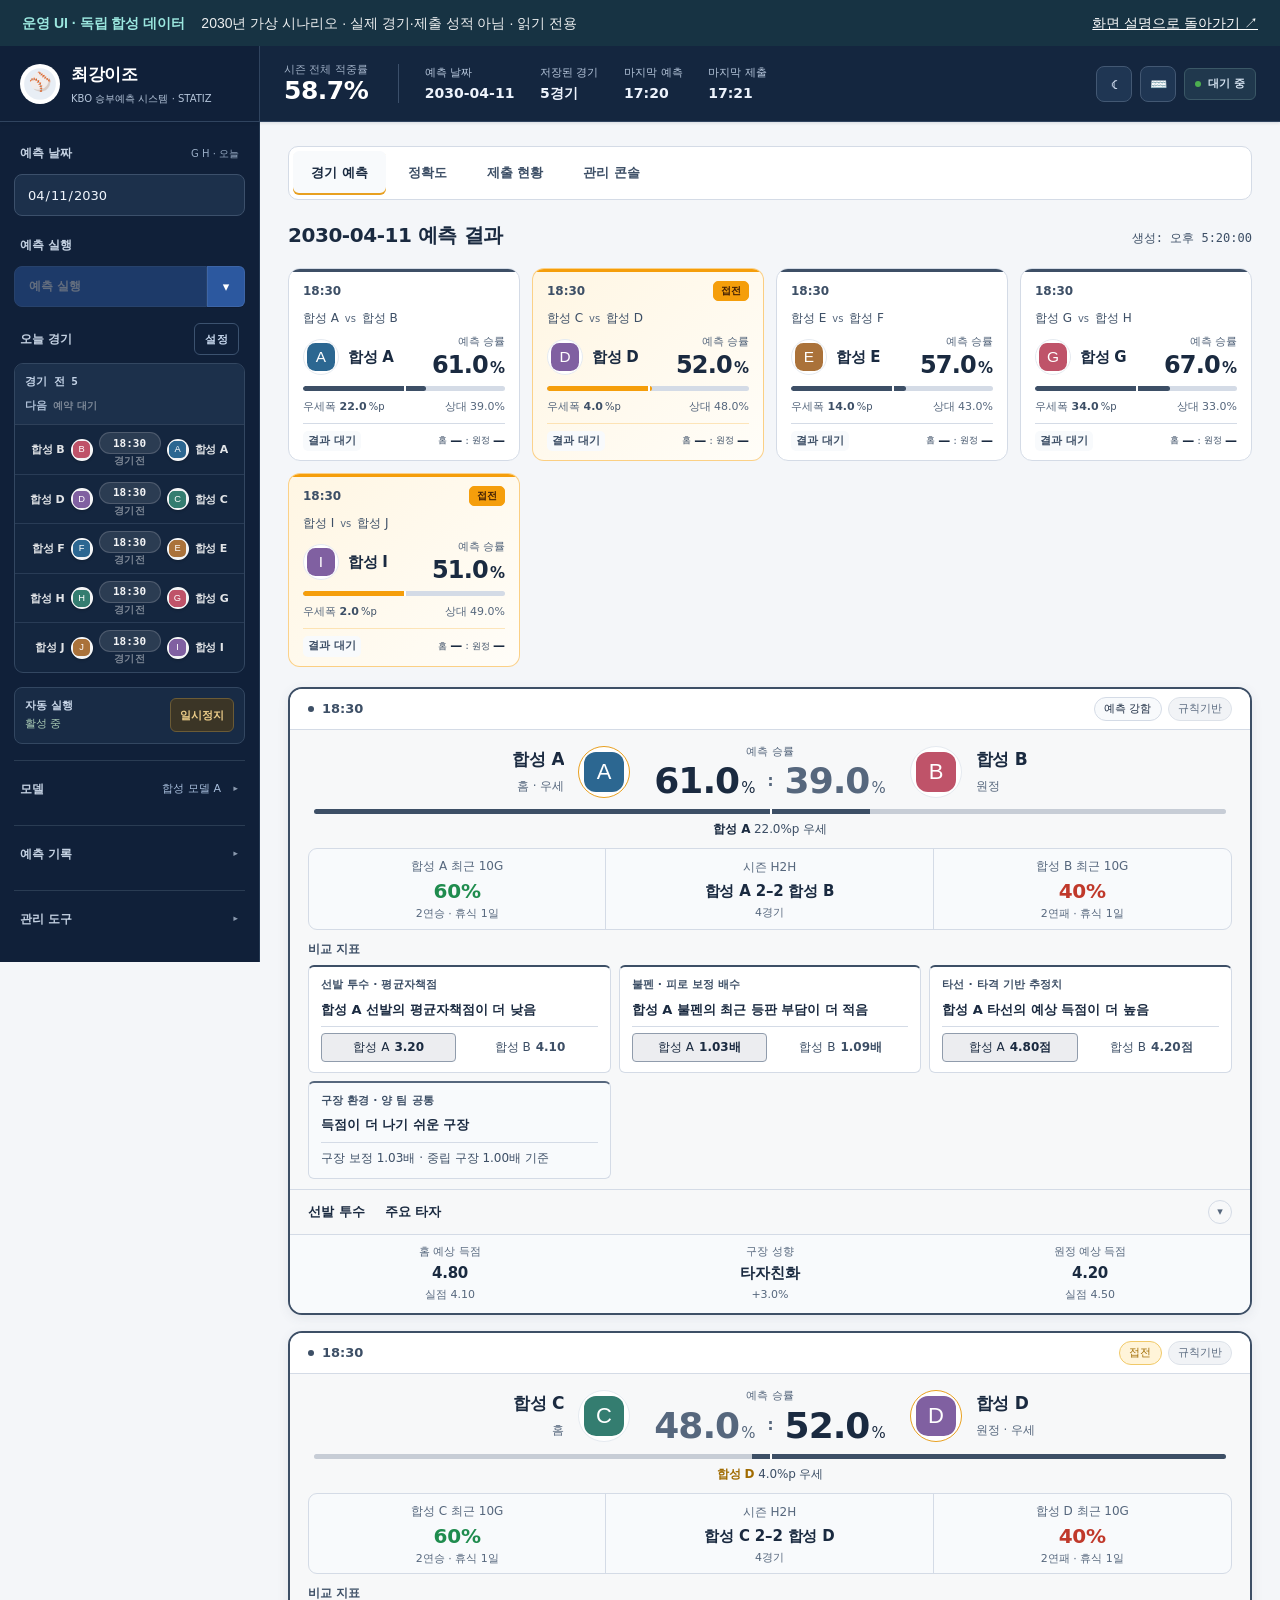
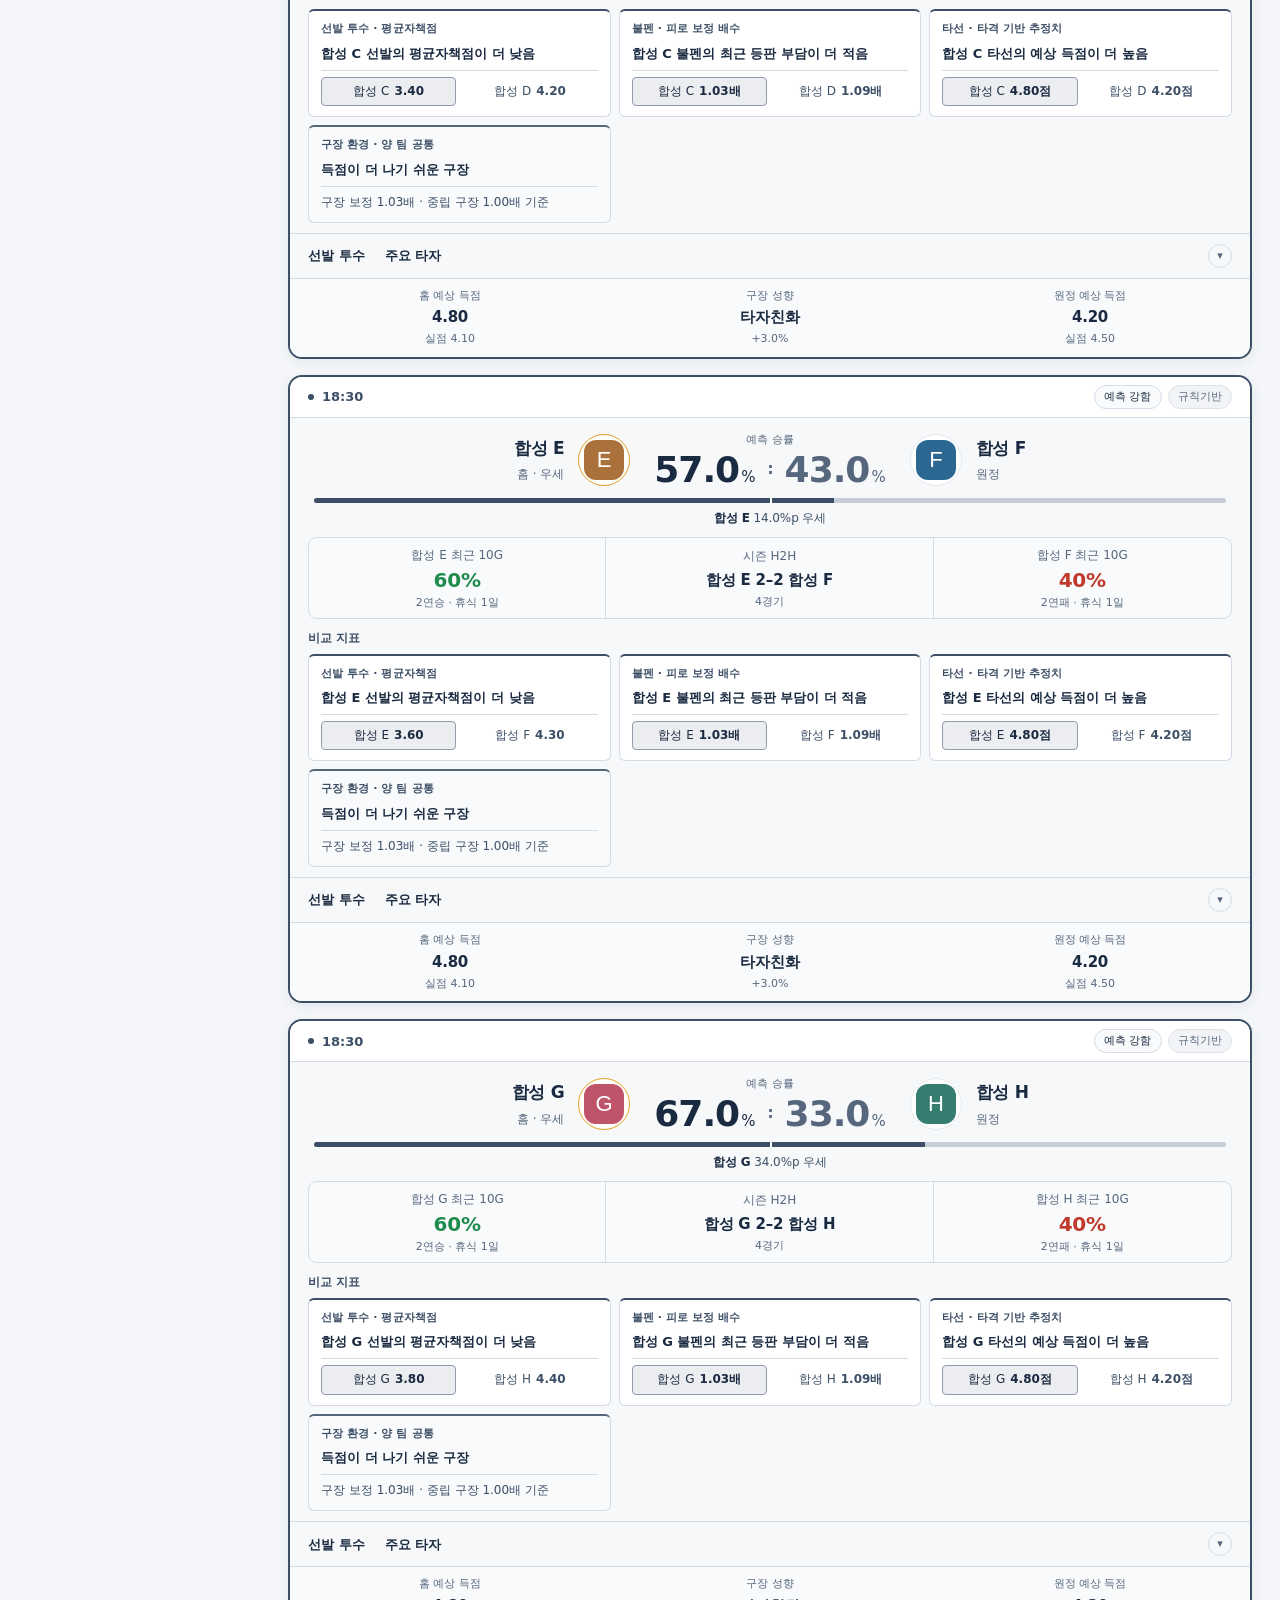
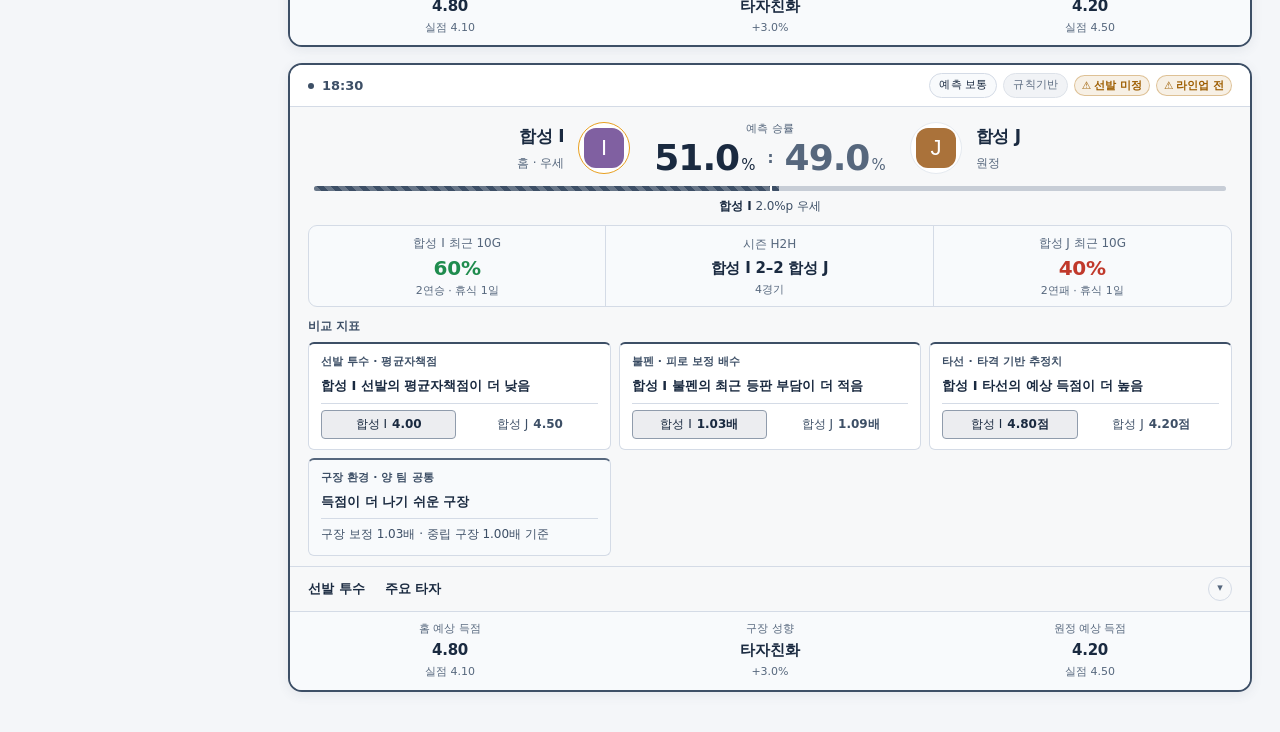
<file: docs/showcase/mobile.html>
<!DOCTYPE html>
<html lang="ko" style="--header-h: 60px; --header-bottom: 60px;" data-capture-ready="true" data-synthetic-data="true" data-render-errors="[]"><head><meta http-equiv="Content-Security-Policy" content="default-src 'none'; script-src 'none'; connect-src 'none'; style-src 'unsafe-inline'; img-src data:; font-src 'none'; form-action 'none'; base-uri 'none'; object-src 'none'"><meta name="description" content="실제 운영 UI에 독립 합성 데이터를 적용한 읽기 전용 정적 기록입니다.">
<meta charset="UTF-8">
<meta name="viewport" content="width=device-width, initial-scale=1.0, viewport-fit=cover">
<title>KBO 운영 UI 공개 기록 — 경기 예측</title>
<meta name="description" content="KBO 리그 경기 승부를 머신러닝과 규칙 기반 모델로 예측하는 대시보드">
<meta name="theme-color" content="#0d1f3c">
<meta name="color-scheme" content="light dark">
<!-- PWA -->

<meta name="apple-mobile-web-app-capable" content="yes">
<meta name="apple-mobile-web-app-status-bar-style" content="black-translucent">
<meta name="apple-mobile-web-app-title" content="최강이조">
<meta name="mobile-web-app-capable" content="yes">





<style>
:root {
  --navy-dark:  #0d1f3c;
  --navy:       #1a3460;
  --navy-light: #234b8a;
  --red:        #c0392b;
  --red-bright: #e74c3c;
  --bg-body:    #f4f6f9;
  --bg-card:    #ffffff;
  --bg-card2:   #f8fafc;
  --border:     #d4dbe6;   /* 카드 호흡 강화 — 흰배경에서 살짝 진해야 카드 경계 분명 */
  --text-dark:  #1a2a40;
  --text-mid:   #3d4f66;   /* AA 대비 상향 (was #4a5c72) */
  --text-light: #56677d;   /* 보조 텍스트도 충분히 읽히도록 대비 강화 */
  --text-faint: #6a7a90;   /* AA 4.5:1 대비 충족 (#f4f6f9 배경 기준) */
  --gold:       #e8a020;
  --gold-dark:  #a06500;
  --green:      #1f8c4e;
  --green-bg:   #27ae60;
  /* --gold 책임 분리: 토스트 강조 / 일시정지 dot / away 팀 색 */
  --c-warn-strong:  #d97706;
  --c-neutral-warm: #a09a8e;
  --c-coral:        #e57370;
  --c-coral-soft:   rgba(229,115,112,.12);
  --c-coral-strong: rgba(229,115,112,.24);

  /* 시맨틱 상태 — fg(텍스트) / bg(배경 alpha) / bd(보더) / solid(채움) 4역할 */
  --c-info-bg:     rgba(66,133,244,.10);
  --c-info-bd:     rgba(66,133,244,.28);
  --c-info-fg:     #2b5fbf;
  --c-info-solid:  #4285f4;
  --c-success-bg:  rgba(31,140,78,.10);
  --c-success-bd:  rgba(31,140,78,.28);
  --c-success-fg:  #1f8c4e;
  --c-success-solid: #27ae60;
  --c-warn-bg:     rgba(176,106,0,.10);
  --c-warn-bd:     rgba(176,106,0,.3);
  --c-warn-fg:     #9d5d00;
  --c-warn-fg-sm:  #7a4900;  /* 10–12px 작은 텍스트 전용 — AA 5:1+ */
  --c-warn-solid:  #d97706;
  --c-danger-bg:   rgba(192,57,43,.08);
  --c-danger-bd:   rgba(192,57,43,.3);
  --c-danger-fg:   #9c3023;
  --c-danger-solid: #c0392b;
  /* 데이터 강조(텍스트) — navy와 hex 동일하지만 의미 분리 → 리브랜딩 시 분리 가능 */
  --c-data-strong: #1a3460;

  /* 타이포그래피 스케일 — 5단계 + label + meta
     meta(10): 진짜 메타 한정 / xs(11): 라벨 / sm(13): 본문 / md(15): 강조 본문
     lg(18): 카드 제목 / xl(22): KPI 중 / 2xl(28): KPI 대
     ※ 한글 환경에서 10px는 영문 9px 수준 — meta 외엔 11px 이상 권장 */
  --fs-meta:  10px;
  --fs-label: 11px;   /* ← 10→11 상향 (한글 가독성) */
  --fs-xs:    11px;
  --fs-sm:    13px;
  --fs-md:    15px;
  --fs-lg:    18px;   /* 카드 제목 */
  --fs-xl:    22px;
  /* 호환 별칭 */
  --fs-base:  13px;   /* = sm */
  --fs-2xl:   28px;   /* = xl */
  --fs-hero:  28px;   /* hero 강등 (40 → 28) */

  /* 스페이싱 스케일 (4의 배수) — half-step은 사이드바·테이블 등 협소 영역만 */
  --sp-0\.5: 2px;
  --sp-1:  4px;
  --sp-1\.5: 6px;   /* 사이드바 협소 영역 한정 */
  --sp-2:  8px;
  --sp-2\.5: 10px;  /* 사이드바 협소 영역 한정 */
  --sp-3:  12px;
  --sp-4:  16px;
  --sp-5:  20px;
  --sp-6:  24px;
  --sp-7:  28px;
  --sp-8:  32px;
  --sp-10: 40px;
  --sp-12: 48px;

  /* 헤더 높이 — JS(syncHeaderHeight)에서 실측 후 갱신. 사이드바 drawer top 기준 */
  --header-h:   69px;

  /* 레이어 */
  --z-sticky:   10;
  --z-overlay:  50;
  --z-sidebar:  90;
  --z-header:   100;
  --z-floating: 500;
  --z-toast:    1000;
  --z-modal:    2000;

  /* 폰트 — 본문 한글: Noto Sans KR 로드 실패 시 시스템 한글 fallback */
  --font-body:  'Noto Sans KR','Apple SD Gothic Neo','Malgun Gothic','Segoe UI',system-ui,-apple-system,sans-serif;
  --font-num:   'JetBrains Mono','SF Mono','Consolas','Menlo','DejaVu Sans Mono',monospace;

  --shadow-xs:  0 1px 2px rgba(15,30,55,.06);
  --shadow-sm:  0 2px 6px rgba(15,30,55,.07), 0 1px 2px rgba(15,30,55,.04);
  --shadow-md:  0 6px 16px rgba(15,30,55,.10), 0 2px 4px rgba(15,30,55,.06);
  --shadow-lg:  0 12px 32px rgba(15,30,55,.16), 0 4px 8px rgba(15,30,55,.06);
  --shadow-xl:  0 20px 56px rgba(15,30,55,.24);
  /* Radius 5단계 — xs(badge) / sm(input·button·chip) / md(card) / lg(modal) / pill */
  --radius-xs:   4px;
  --radius-sm:   6px;
  --radius:      8px;
  --radius-md:   8px;
  --radius-lg:  12px;
  --radius-pill: 999px;

  /* Sidebar — 다크 컨텍스트 전용 4단계 alpha (12단계 미세 차이 → 4단계로 압축).
     row=surface-0 / hover·input=surface-1 / active·강조=surface-2 / 최대강조=surface-3 */
  --sb-surface-0: rgba(255,255,255,.05);
  --sb-surface-1: rgba(255,255,255,.08);
  --sb-surface-2: rgba(255,255,255,.14);
  --sb-surface-3: rgba(255,255,255,.22);
  --sb-bd-soft:   rgba(255,255,255,.08);
  --sb-bd:        rgba(255,255,255,.14);
  --sb-bd-strong: rgba(255,255,255,.22);

  /* ── KBO 팀 컬러 (다크 모드에서 일부 보정) ── */
  --tc-ssg:    #CE0E2D;
  --tc-lg:     #C30452;
  --tc-doosan: #13274B;
  --tc-kia:    #EA0029;
  --tc-samsung:#074CA1;
  --tc-hanwha: #F37321;
  --tc-kt:     #222222;
  --tc-nc:     #315288;
  --tc-lotte:  #041E42;
  --tc-kiwoom: #820024;
  /* 라이트모드용 좌측 4px 띠 전용 — 너무 어두운 팀(KT/두산/롯데/키움)은 식별 어려워 보정 */
  --tc-line-doosan: #3a5485;
  --tc-line-kt:     #5a5a5a;
  --tc-line-lotte:  #2a4a7a;
  --tc-line-kiwoom: #c0395a;
}
/* ── 다크 모드 토큰 오버라이드 ── */
:root[data-theme="dark"] {
  --bg-body:    #0a1422;
  --bg-card:    #13223d;
  --bg-card2:   #0f1b31;
  --border:     rgba(255,255,255,.10);
  --text-dark:  #e6ecf4;
  --text-mid:   #b4c1d4;
  --text-light: #9fb0c5;
  --text-faint: #7f91a8;
  --shadow-xs:  0 1px 2px rgba(0,0,0,.25);
  --shadow-sm:  0 2px 6px rgba(0,0,0,.35), 0 1px 2px rgba(0,0,0,.20);
  --shadow-md:  0 6px 16px rgba(0,0,0,.45), 0 2px 4px rgba(0,0,0,.25);
  --shadow-lg:  0 12px 32px rgba(0,0,0,.55), 0 4px 8px rgba(0,0,0,.30);
  --shadow-xl:  0 20px 56px rgba(0,0,0,.65);
  --c-info-bg:    rgba(96,165,250,.14);
  --c-info-bd:    rgba(96,165,250,.35);
  --c-info-fg:    #9ec5ff;
  --c-success-bg: rgba(74,222,128,.12);
  --c-success-bd: rgba(74,222,128,.35);
  --c-success-fg: #7ee0a8;
  --c-warn-bg:    rgba(251,191,36,.12);
  --c-warn-bd:    rgba(251,191,36,.35);

  /* 다크 배경(--bg-card #13223d)과 거의 같거나 너무 어두워 안 보이는 팀 컬러 보정.
     라이트 모드 hex와 충분히 구분되는 톤으로 끌어올림. WCAG 대비 ≥ 3.0 목표. */
  --tc-doosan: #6c8fc7;   /* navy → 밝은 sky-navy (배경과 분리) */
  --tc-kt:     #d0d0d0;   /* 검정 → 밝은 회색 */
  --tc-samsung:#5b9aff;   /* 진파 → 밝은 파랑 */
  --tc-nc:     #7fa0cc;   /* 회색파랑 → 밝게 */
  --tc-lotte:  #5a7bb8;   /* 매우 진한 navy → 밝은 navy */
  --tc-kiwoom: #d4374f;   /* 진자주 → 밝은 빨강 */
  --c-warn-fg:    #ffd180;
  --c-danger-bg:  rgba(248,113,113,.12);
  --c-danger-bd:  rgba(248,113,113,.40);
  --c-danger-fg:  #ff9a94;
  --c-warn-strong:  #fbbf24;
  --c-neutral-warm: #b8b3a8;
  --c-coral:        #ff8a86;
  --c-coral-soft:   rgba(255,138,134,.18);
  --c-coral-strong: rgba(255,138,134,.30);
}
/* 다크 모드: 좌측 4px 띠는 라이트 보정값(--tc-line) 무시하고 다크 토큰화된 --tc 사용 */
:root[data-theme="dark"] .pick-card,
:root[data-theme="dark"] .pick-summary{border-left-color:var(--tc,var(--navy));}

/* 다크 모드 hover border — 흰 alpha 톤으로 정리 (라이트의 navy-tint는 다크에서 안 보임) */
:root[data-theme="dark"] .game-card:hover,
:root[data-theme="dark"] .acc-stat:hover,
:root[data-theme="dark"] .mini-stat:hover,
:root[data-theme="dark"] .month-card:hover,
:root[data-theme="dark"] .model-compare-row:hover,
:root[data-theme="dark"] .dow-bar-row:hover,
:root[data-theme="dark"] .admin-flow-step:hover,
:root[data-theme="dark"] .dest-card:hover{border-color:rgba(255,255,255,.18);}
:root[data-theme="dark"] .form-card{background:var(--bg-card);border-color:rgba(255,255,255,.08);}
:root[data-theme="dark"] .month-card,
:root[data-theme="dark"] .model-compare-row,
:root[data-theme="dark"] .dow-bar-row{background:rgba(255,255,255,.03);border-color:rgba(255,255,255,.08);}
:root[data-theme="dark"] .team-acc-tbl tbody td{color:var(--text-dark);border-bottom-color:rgba(255,255,255,.08);}
:root[data-theme="dark"] .trk-acc-pct,
:root[data-theme="dark"] .dow-bar-pct,
:root[data-theme="dark"] .dow-bar-day,
:root[data-theme="dark"] .trk-team-name{color:var(--text-dark);}
:root[data-theme="dark"] .month-card .mc-month,
:root[data-theme="dark"] .month-card .mc-pct{color:var(--text-dark);}
:root[data-theme="dark"] .mc-pct-big{color:var(--text-dark);}
:root[data-theme="dark"] .mc-note{color:var(--text-dark);}
:root[data-theme="dark"] .foot-stat .fs-val{color:var(--text-dark);}
:root[data-theme="dark"] .acc-stat .as-value{color:var(--text-dark);}
:root[data-theme="dark"] .mini-stat-val{color:var(--text-dark);}
:root[data-theme="dark"] .chart-card-title,
:root[data-theme="dark"] .analysis-card-title{color:var(--text-dark);}
:root[data-theme="dark"] .pick-summary{background:linear-gradient(90deg,rgba(255,255,255,.03),var(--bg-card));}
:root[data-theme="dark"] .pick-summary .ps-title{color:var(--text-dark);}
:root[data-theme="dark"] .ts-side-pct{color:var(--text-mid);}
:root[data-theme="dark"] .tab{color:var(--text-mid);}
:root[data-theme="dark"] .tab:hover{color:#e6ecf4;background:rgba(255,255,255,.06);}
:root[data-theme="dark"] .tab.active,
:root[data-theme="dark"] .tab-menu-trigger.admin-has-active{color:#9ec5ff;border-bottom-color:#9ec5ff;background:linear-gradient(180deg,rgba(96,165,250,.18) 0%,rgba(96,165,250,.06) 100%);}
:root[data-theme="dark"] .tab-menu-item{color:var(--text-mid);}
:root[data-theme="dark"] .tab-menu-item:hover{background:rgba(255,255,255,.06);color:#e6ecf4;}
:root[data-theme="dark"] .tab-menu-item.active{background:rgba(96,165,250,.14);color:#9ec5ff;}
:root[data-theme="dark"] .game-card{border-color:rgba(255,255,255,.08);}
:root[data-theme="dark"] .team-col .team-logo-wrap{background:var(--bg-card);}
:root[data-theme="dark"] .team-col.is-winner .team-logo-wrap{background:#1b2c4a;}
:root[data-theme="dark"] .prob-split{background:rgba(255,255,255,.04);}
:root[data-theme="dark"] .prob-split-seg:not(.winner){background:#2a3a54;color:var(--text-dark);}
@supports (background:color-mix(in srgb,red 50%,blue)) {
  :root[data-theme="dark"] .prob-split-seg:not(.winner){background:color-mix(in srgb, var(--tc,#7d91a8) 35%, #1a2a42);}
}
:root[data-theme="dark"] .pitcher-name{color:#8eb8ff;}
:root[data-theme="dark"] .b-ops{color:#8eb8ff;}
:root[data-theme="dark"] .modal{background:#13223d;}
:root[data-theme="dark"] .modal-bd input{background:#0f1b31;color:var(--text-dark);}
:root[data-theme="dark"] .modal-ft{background:#0f1b31;}
:root[data-theme="dark"] .modal-bd{color:var(--text-mid);}
:root[data-theme="dark"] .modal-hd{color:var(--text-dark);}
:root[data-theme="dark"] .empty .empty-cta{background:var(--navy-light);}
:root[data-theme="dark"] .empty .empty-cta.secondary{background:var(--bg-card2);color:var(--text-dark);}
:root[data-theme="dark"] .empty .empty-cta.secondary:hover{background:rgba(255,255,255,.08);}
:root[data-theme="dark"] .acc-stat{background:var(--bg-card);}
:root[data-theme="dark"] .month-card,
:root[data-theme="dark"] .chart-card,
:root[data-theme="dark"] .acc-table-wrap,
:root[data-theme="dark"] .submit-wrap,
:root[data-theme="dark"] .model-compare-row{background:var(--bg-card);}
:root[data-theme="dark"] input[type="date"],
:root[data-theme="dark"] input[type="time"],
:root[data-theme="dark"] main input[type="number"],
:root[data-theme="dark"] main select,
:root[data-theme="dark"] #sched-modal input[type="number"]{background:var(--bg-card2);color:var(--text-dark);border-color:var(--border);}
:root[data-theme="dark"] input[type=date]::-webkit-calendar-picker-indicator{filter:invert(.85);}
:root[data-theme="dark"] .range-chip{background:var(--bg-card);color:var(--text-mid);}
:root[data-theme="dark"] .range-chip:hover{color:var(--text-dark);}
:root[data-theme="dark"] .range-chip.active{background:var(--navy-light);}
:root[data-theme="dark"] .form-chip,
:root[data-theme="dark"] .form-h2h,
:root[data-theme="dark"] .pitcher-box,
:root[data-theme="dark"] .batter-row,
:root[data-theme="dark"] .card-footer{background:var(--bg-card2);}
/* 다크 모드 폼/H2H 카드 텍스트 가독성 — h2h-val이 var(--navy)라 다크 배경에 묻힘 (2026-05-17 fix) */
:root[data-theme="dark"] .form-h2h .h2h-val{color:#dde6f5;}
:root[data-theme="dark"] .form-h2h .h2h-lbl{color:#f3d77e;}
:root[data-theme="dark"] .form-chip .fc-lbl{color:#a8b8d0;}
:root[data-theme="dark"] .form-h2h .h2h-sub,
:root[data-theme="dark"] .form-chip .fc-sub{color:#9eaec5;}
:root[data-theme="dark"] .form-h2h.no-data .h2h-val{color:#8a97ad;}
:root[data-theme="dark"] .form-h2h.no-data .h2h-lbl{color:#7f91a8;}
:root[data-theme="dark"] .form-chip .fc-val{color:#e6ecf4;}
:root[data-theme="dark"] .form-chip,
:root[data-theme="dark"] .form-h2h{border-color:rgba(255,255,255,.08);}
/* v4 카드 다크 override */
:root[data-theme="dark"] .game-card{background:var(--bg-card);border-color:rgba(255,255,255,.08);}
:root[data-theme="dark"] .game-card:hover{box-shadow:0 8px 28px rgba(0,0,0,.35);}
:root[data-theme="dark"] .card-gametime{color:#e6ecf4;}
:root[data-theme="dark"] .card-gametime::before{box-shadow:0 0 0 3px var(--bg-card),0 0 0 4px rgba(255,255,255,.08);}
:root[data-theme="dark"] .cbadge-ml  {background:rgba(96,165,250,.16);color:#9ec5ff;border-color:rgba(96,165,250,.32);}
:root[data-theme="dark"] .cbadge-rule{background:rgba(255,255,255,.06);color:#a8b8d0;border-color:rgba(255,255,255,.10);}
:root[data-theme="dark"] .cbadge-conf{background:rgba(255,255,255,.06);color:#e6ecf4;border-color:rgba(255,255,255,.14);}
:root[data-theme="dark"] .cbadge-coin{background:rgba(232,160,32,.22);color:#ffd07d;border-color:rgba(232,160,32,.42);}
:root[data-theme="dark"] .pick-summary{border-bottom-color:rgba(255,255,255,.08);}
:root[data-theme="dark"] .pick-summary .ps-title{color:#b4c1d4;}
:root[data-theme="dark"] .pick-summary .ps-meta{color:#9fb0c5;}
:root[data-theme="dark"] .team-col .team-logo-wrap{background:#1b2c4a;border-color:rgba(255,255,255,.12);}
:root[data-theme="dark"] .team-col.is-winner .team-logo-wrap{background:#2a3a54;}
:root[data-theme="dark"] .vs-edge-label{background:rgba(255,255,255,.05);border-color:rgba(255,255,255,.10);color:#a8b8d0;}
:root[data-theme="dark"] .prob-split-wrap{border-top-color:rgba(255,255,255,.08);}
:root[data-theme="dark"] .form-row{border-top-color:rgba(255,255,255,.08);}
:root[data-theme="dark"] .form-dots span{background:rgba(255,255,255,.10);}
:root[data-theme="dark"] .pick-summary{background:linear-gradient(90deg,rgba(15,27,49,.96),var(--bg-card));}
:root[data-theme="dark"] .spark-line{stroke:#7fa8e6;}
:root[data-theme="dark"] .dow-heat-cell.empty{background:rgba(255,255,255,.08);color:var(--text-mid);}
:root[data-theme="dark"] .theme-toggle{background:rgba(255,255,255,.12);border-color:rgba(255,255,255,.25);}
:root[data-theme="dark"] .theme-toggle:hover{background:rgba(255,255,255,.22);}
:root[data-theme="dark"] input[type=date]::-webkit-calendar-picker-indicator,
:root[data-theme="dark"] input[type=time]::-webkit-calendar-picker-indicator{filter:invert(.85);}
:root[data-theme="dark"] :focus-visible{outline-color:#60b8f5;}
:root[data-theme="dark"] .sidebar :focus-visible{outline-color:var(--navy-light);}
/* ── auto: prefers-color-scheme 시스템 설정 시 자동 다크 (JS가 data-theme 주입하지 않았을 때만 적용) ── */
@media (prefers-color-scheme: dark) {
  :root:not([data-theme]) {
    --bg-body:    #0a1422;
    --bg-card:    #13223d;
    --bg-card2:   #0f1b31;
    --border:     rgba(255,255,255,.10);
    --text-dark:  #e6ecf4;
    --text-mid:   #b4c1d4;
    --text-light: #9fb0c5;
    --text-faint: #7f91a8;
  }
}
/* 테마 토글 버튼 */
.theme-toggle{background:rgba(255,255,255,.08);border:1px solid rgba(255,255,255,.18);color:rgba(255,255,255,.85);width:32px;height:32px;border-radius:6px;cursor:pointer;font-size:14px;margin-right:10px;display:inline-flex;align-items:center;justify-content:center;transition:all .15s;}
.theme-toggle:hover{background:rgba(255,255,255,.18);color:#fff;}
*,*::before,*::after{box-sizing:border-box;margin:0;padding:0;}
body{font-family:var(--font-body);background:var(--bg-body);color:var(--text-dark);min-height:100vh;font-size:var(--fs-md);-webkit-font-smoothing:antialiased;-moz-osx-font-smoothing:grayscale;}
/* 유니코드 심볼/이모지용 폰트 클래스 — Noto Sans KR에 없는 글리프 두부상자 방지 */
.emoji,.ui-sym{font-family:'Segoe UI Symbol','Segoe UI Emoji','Apple Color Emoji','Noto Color Emoji','Apple Symbols','Noto Sans Symbols 2','Noto Sans Symbols','sans-serif';font-style:normal;font-weight:normal;line-height:1;}

/* ── 헤더 ── */
header{background:linear-gradient(135deg,var(--navy-dark) 0%,var(--navy) 60%,var(--navy-light) 100%);color:white;padding:0 28px;display:flex;align-items:stretch;box-shadow:0 2px 12px rgba(0,0,0,.25);position:sticky;top:0;z-index:var(--z-header);}
.header-brand{display:flex;align-items:center;gap:14px;padding:14px 24px 14px 0;border-right:1px solid rgba(255,255,255,.15);margin-right:24px;}
.brand-mark{width:44px;height:44px;background:#fff;border-radius:50%;display:flex;align-items:center;justify-content:center;font-size:24px;box-shadow:0 2px 8px rgba(0,0,0,.20), 0 0 0 1px rgba(255,255,255,.18);flex-shrink:0;overflow:hidden;}
.brand-text .team-name{font-size:17px;font-weight:800;letter-spacing:-.2px;}
.brand-text .sub-name{font-size:10px;opacity:.78;letter-spacing:.4px;text-transform:uppercase;margin-top:2px;font-weight:600;}
.header-stats{display:flex;align-items:center;gap:24px;flex:1;flex-wrap:wrap;}
.hstat{display:flex;flex-direction:column;gap:2px;line-height:1.2;}
.hstat .hl{font-size:11px;opacity:.72;letter-spacing:.4px;font-weight:600;text-transform:none;color:rgba(255,255,255,.78);}
.hstat .hv{font-family:var(--font-num);font-size:14px;font-weight:700;color:#fff;letter-spacing:-.2px;font-variant-numeric:tabular-nums;}
/* 헤더(짙은 네이비 그라디언트) 위에 올라가므로 라이트/다크 모두 밝은 톤 사용 */
.hstat.primary{padding:8px 18px;border-radius:10px;background:linear-gradient(135deg,rgba(255,255,255,.14),rgba(255,255,255,.06));border:1px solid rgba(255,255,255,.24);display:flex;flex-direction:column;line-height:1;align-items:flex-start;box-shadow:inset 0 1px 0 rgba(255,255,255,.08), 0 1px 4px rgba(0,0,0,.12);}
.hstat.primary .hl{opacity:.85;color:#cfe0ff;margin-bottom:3px;}
.hstat.primary .hv-wrap{display:flex;align-items:baseline;gap:6px;}
.hstat.primary .hv{font-size:22px;color:#fff;font-weight:800;letter-spacing:-.5px;}
.hstat.primary .hv-trend{font-family:var(--font-num);font-size:var(--fs-sm);font-weight:700;color:rgba(255,255,255,.78);}
.hstat.primary .hv-trend.up{color:#7ee0a8;}
.hstat.primary .hv-trend.down{color:#ff9a94;}
/* 다크 모드도 헤더 배경은 동일하므로 별도 오버라이드 불필요 */
.header-right{margin-left:auto;display:flex;align-items:center;}
.status-pill{display:flex;align-items:center;gap:7px;padding:5px 13px;border-radius:20px;font-size:12px;font-weight:600;background:rgba(255,255,255,.12);border:1px solid rgba(255,255,255,.2);transition:all .3s;}
.status-pill.running{background:rgba(232,160,32,.15);border-color:var(--gold);color:var(--gold);}
.status-pill.error{background:rgba(192,57,43,.2);border-color:var(--red-bright);color:#ff8a80;}
.dot{width:6px;height:6px;border-radius:50%;background:#4caf50;flex-shrink:0;}
.dot.yellow{background:var(--c-neutral-warm);animation:blink .9s ease-in-out infinite;}
.dot.red{background:var(--red-bright);}
@keyframes blink{0%,100%{opacity:1}50%{opacity:.3}}

/* ── 레이아웃 ── */
.layout{display:grid;grid-template-columns:260px 1fr;min-height:calc(100vh - 69px);}

/* ── 사이드바 ── */
.sidebar{background:var(--navy-dark);color:white;padding:20px 14px;display:flex;flex-direction:column;gap:18px;border-right:3px solid var(--navy-light);overflow-y:auto;}
.sb-section{display:flex;flex-direction:column;gap:8px;}
.sb-title{font-size:var(--fs-label);letter-spacing:.6px;text-transform:uppercase;color:rgba(255,255,255,.65);font-weight:700;padding:0 6px;display:flex;align-items:center;gap:8px;}
.sb-title::after{content:'';flex:1;height:1px;background:rgba(255,255,255,.08);}
.sb-title-extra{text-transform:none;letter-spacing:0;color:rgba(255,255,255,.95);font-weight:700;font-size:12px;}

/* 접이식 사이드바 섹션 */
details.sb-section{padding:0;}
details.sb-section > summary{cursor:pointer;list-style:none;outline:none;}
details.sb-section > summary::-webkit-details-marker{display:none;}
details.sb-section > summary.sb-title::before{content:'▾';font-size:9px;opacity:.7;transition:transform .15s;margin-right:2px;letter-spacing:0;}
details.sb-section:not([open]) > summary.sb-title::before{transform:rotate(-90deg);}
details.sb-section > .sb-section-body{display:flex;flex-direction:column;gap:8px;margin-top:8px;}
.sb-section-tools{margin-top:auto;}
.sb-btn.sb-btn-center{justify-content:center;}
.hist-item.hist-item-static{cursor:default;}

/* 폼 카드 (수기 등록 등) */
.form-card{background:var(--bg-card);border:1px solid var(--border);border-radius:var(--radius);padding:var(--sp-5);margin-bottom:var(--sp-4);box-shadow:var(--shadow-sm);}
.form-card__header{display:flex;align-items:center;justify-content:space-between;gap:var(--sp-3);margin-bottom:var(--sp-4);padding-bottom:var(--sp-3);border-bottom:1px solid var(--border);}
.form-card__title{font-size:var(--fs-md);font-weight:700;color:var(--text-dark);}
.form-card__hint{font-size:var(--fs-sm);color:var(--text-mid);}
.form-card__row{display:grid;grid-template-columns:auto minmax(160px,1fr) auto auto;gap:var(--sp-3);align-items:center;margin-bottom:var(--sp-4);}
.form-card__cols-header{display:grid;grid-template-columns:1fr 1fr 140px 110px 32px;gap:8px;margin-bottom:6px;padding:0 4px;}
.form-card__col-lbl{font-size:var(--fs-xs);color:var(--text-mid);font-weight:700;letter-spacing:.2px;}
.form-card__games{display:flex;flex-direction:column;gap:8px;}
.form-card__status{font-size:var(--fs-sm);margin-top:var(--sp-3);color:var(--text-mid);min-height:18px;}
.fc-input,
.fc-select{
  padding:0 12px;min-height:38px;border:1px solid var(--border);border-radius:6px;
  font-size:var(--fs-sm);outline:none;font-family:var(--font-body);
  color:var(--text-dark);background:var(--bg-card);width:100%;
  -webkit-appearance:auto;
  color-scheme:light dark;
  transition:border-color .15s, box-shadow .15s;
}
.fc-input::placeholder{color:var(--text-light);opacity:.85;}
/* input[type=date] / time 의 연·월·일·시·분 텍스트는 shadow DOM이라 별도 지정 필요 */
.fc-input[type="date"],
.fc-input[type="time"]{color:var(--text-dark);}
.fc-input[type="date"]::-webkit-datetime-edit,
.fc-input[type="time"]::-webkit-datetime-edit{color:var(--text-dark);padding:0;}
.fc-input[type="date"]::-webkit-datetime-edit-fields-wrapper,
.fc-input[type="time"]::-webkit-datetime-edit-fields-wrapper{color:var(--text-dark);}
.fc-input[type="date"]::-webkit-datetime-edit-text,
.fc-input[type="time"]::-webkit-datetime-edit-text{color:var(--text-mid);padding:0 2px;}
.fc-input[type="date"]::-webkit-datetime-edit-year-field,
.fc-input[type="date"]::-webkit-datetime-edit-month-field,
.fc-input[type="date"]::-webkit-datetime-edit-day-field,
.fc-input[type="time"]::-webkit-datetime-edit-hour-field,
.fc-input[type="time"]::-webkit-datetime-edit-minute-field{color:var(--text-dark);font-variant-numeric:tabular-nums;}
.fc-input[type="date"]::-webkit-datetime-edit-year-field:focus,
.fc-input[type="date"]::-webkit-datetime-edit-month-field:focus,
.fc-input[type="date"]::-webkit-datetime-edit-day-field:focus,
.fc-input[type="time"]::-webkit-datetime-edit-hour-field:focus,
.fc-input[type="time"]::-webkit-datetime-edit-minute-field:focus{background:var(--navy-light);color:#fff;outline:none;border-radius:2px;}
.fc-input[type="date"]::-webkit-calendar-picker-indicator,
.fc-input[type="time"]::-webkit-calendar-picker-indicator{cursor:pointer;opacity:.7;transition:opacity .15s;}
.fc-input[type="date"]::-webkit-calendar-picker-indicator:hover,
.fc-input[type="time"]::-webkit-calendar-picker-indicator:hover{opacity:1;}
:root[data-theme="dark"] .fc-input[type="date"],
:root[data-theme="dark"] .fc-input[type="time"],
:root[data-theme="dark"] .fc-input[type="date"]::-webkit-datetime-edit,
:root[data-theme="dark"] .fc-input[type="time"]::-webkit-datetime-edit,
:root[data-theme="dark"] .fc-input[type="date"]::-webkit-datetime-edit-fields-wrapper,
:root[data-theme="dark"] .fc-input[type="time"]::-webkit-datetime-edit-fields-wrapper,
:root[data-theme="dark"] .fc-input[type="date"]::-webkit-datetime-edit-year-field,
:root[data-theme="dark"] .fc-input[type="date"]::-webkit-datetime-edit-month-field,
:root[data-theme="dark"] .fc-input[type="date"]::-webkit-datetime-edit-day-field,
:root[data-theme="dark"] .fc-input[type="time"]::-webkit-datetime-edit-hour-field,
:root[data-theme="dark"] .fc-input[type="time"]::-webkit-datetime-edit-minute-field{color:#e6ecf4;}
:root[data-theme="dark"] .fc-input[type="date"]::-webkit-datetime-edit-text,
:root[data-theme="dark"] .fc-input[type="time"]::-webkit-datetime-edit-text{color:var(--text-light);}
:root[data-theme="dark"] .fc-input[type="date"]::-webkit-calendar-picker-indicator,
:root[data-theme="dark"] .fc-input[type="time"]::-webkit-calendar-picker-indicator{filter:invert(.85) brightness(1.2);}
.fc-input.compact,
.fc-select.compact{padding:0 10px;min-height:32px;font-size:var(--fs-sm);}
.fc-input:focus,
.fc-select:focus{border-color:var(--navy-light);box-shadow:0 0 0 3px rgba(35,75,138,.18);}
.fc-input:hover:not(:focus),
.fc-select:hover:not(:focus){border-color:var(--text-mid);}
.fc-btn{padding:9px 16px;min-height:38px;border-radius:6px;font-size:var(--fs-sm);font-weight:600;cursor:pointer;white-space:nowrap;font-family:inherit;transition:background-color .15s, border-color .15s;}
.fc-btn.secondary{background:var(--bg-card2);border:1px solid var(--border);color:var(--text-dark);}
.fc-btn.secondary:hover{background:var(--bg-body);border-color:var(--text-mid);}
.fc-btn.primary{background:var(--navy);color:#fff;border:1px solid var(--navy);font-weight:700;}
.fc-btn.primary:hover{background:var(--navy-light);border-color:var(--navy-light);}
.fc-icon-btn{background:none;border:1px solid transparent;border-radius:6px;color:var(--text-mid);cursor:pointer;font-size:16px;width:32px;height:32px;display:inline-flex;align-items:center;justify-content:center;line-height:1;transition:background .12s,color .12s,border-color .12s;}
.fc-icon-btn:hover{color:var(--red);background:rgba(192,57,43,.08);border-color:rgba(192,57,43,.25);}

/* ─── 통합 버튼 시스템 (.btn + 사이즈/변형 modifier) — 신규 코드용
   기존 .fc-btn / .sb-btn 등은 유지. 새 컴포넌트는 이 시스템 사용 권장.
   매트릭스: size(sm/md/lg) × variant(primary/secondary/ghost/danger)
   참고: 다크 컨텍스트는 [data-context="dark"] 부모로 분기 ─── */
.btn{display:inline-flex;align-items:center;justify-content:center;gap:var(--sp-2);
  font-family:var(--font-body);font-weight:700;
  border:1px solid transparent;border-radius:var(--radius-sm);
  cursor:pointer;white-space:nowrap;line-height:1;
  transition:background-color .15s,border-color .15s,box-shadow .15s,color .15s;}
.btn:focus-visible{outline:2px solid var(--navy-light);outline-offset:2px;}
.btn[disabled]{opacity:.55;cursor:not-allowed;pointer-events:none;}
.btn--sm{height:28px;padding:0 var(--sp-3);font-size:var(--fs-xs);}
.btn--md{height:36px;padding:0 var(--sp-4);font-size:var(--fs-sm);}
.btn--lg{height:44px;padding:0 var(--sp-5);font-size:var(--fs-sm);}
.btn--primary{background:var(--navy);color:#fff;border-color:var(--navy);}
.btn--primary:hover{background:var(--navy-light);border-color:var(--navy-light);}
.btn--secondary{background:var(--bg-card2);color:var(--text-dark);border-color:var(--border);}
.btn--secondary:hover{background:var(--bg-body);border-color:var(--text-mid);}
.btn--ghost{background:transparent;color:var(--text-mid);}
.btn--ghost:hover{background:rgba(0,0,0,.04);color:var(--text-dark);}
.btn--danger{background:var(--c-danger-solid);color:#fff;border-color:var(--c-danger-solid);}
.btn--danger:hover{background:var(--red-bright);border-color:var(--red-bright);}
[data-context="dark"] .btn--secondary{background:rgba(255,255,255,.08);color:#fff;border-color:rgba(255,255,255,.14);}
[data-context="dark"] .btn--secondary:hover{background:rgba(255,255,255,.14);border-color:rgba(255,255,255,.22);}
[data-context="dark"] .btn--ghost{color:rgba(255,255,255,.85);}
[data-context="dark"] .btn--ghost:hover{background:rgba(255,255,255,.08);color:#fff;}
:root[data-theme="dark"] .btn--primary{background:#2a5ba4;border-color:#2a5ba4;}
:root[data-theme="dark"] .btn--primary:hover{background:#3a6cb6;border-color:#3a6cb6;}
:root[data-theme="dark"] .fc-input,
:root[data-theme="dark"] .fc-select{background:var(--bg-card2);border-color:rgba(255,255,255,.12);color:var(--text-dark);}
:root[data-theme="dark"] .fc-input:focus,
:root[data-theme="dark"] .fc-select:focus{border-color:#9ec5ff;box-shadow:0 0 0 3px rgba(96,165,250,.22);}
:root[data-theme="dark"] .fc-input::placeholder{color:var(--text-faint);}
:root[data-theme="dark"] .fc-btn.secondary{background:rgba(255,255,255,.05);border-color:rgba(255,255,255,.12);color:var(--text-dark);}
:root[data-theme="dark"] .fc-btn.secondary:hover{background:rgba(255,255,255,.10);border-color:rgba(255,255,255,.22);}
:root[data-theme="dark"] .fc-btn.primary{background:#2a5ba4;border-color:#2a5ba4;}
:root[data-theme="dark"] .fc-btn.primary:hover{background:#3a6cb6;border-color:#3a6cb6;}
@media (max-width:640px){
  .form-card__row{grid-template-columns:1fr 1fr;}
  .form-card__row > .fc-btn{grid-column:auto;}
  .form-card__cols-header{display:none;}
}

/* 업로드 카드 */
.upload-card{background:var(--bg-card);border:1px solid var(--border);border-radius:var(--radius);padding:var(--sp-4) var(--sp-5);box-shadow:var(--shadow-sm);}
.upload-card__title{font-size:var(--fs-md);font-weight:700;color:var(--text-dark);margin-bottom:var(--sp-3);}
.upload-card__body{display:flex;flex-direction:column;gap:10px;}
.upload-card__row{display:flex;gap:10px;align-items:center;}
.upload-card__file{flex:1;padding:8px;border:1px solid var(--border);border-radius:6px;font-size:var(--fs-sm);cursor:pointer;background:var(--bg-body);color:var(--text-dark);}
.upload-card__status{font-size:var(--fs-sm);color:var(--text-light);}

/* 모델 이름 관리 행 */
.history-row{padding:10px 12px;background:var(--bg-card2);border:1px solid var(--border);border-radius:6px;}
.history-row__meta{font-size:var(--fs-label);color:var(--text-light);margin-bottom:var(--sp-1);font-family:var(--font-num);}
.history-row__active-badge{background:var(--red);color:#fff;font-size:9px;padding:1px 5px;border-radius:2px;margin-left:4px;}
.history-row__name{display:flex;align-items:center;gap:var(--sp-2);}
.history-row__name-text{font-size:var(--fs-base);font-weight:700;color:var(--text-dark);flex:1;}
.history-row__edit-btn{background:none;border:1px solid var(--border);border-radius:4px;color:var(--text-mid);cursor:pointer;font-size:var(--fs-xs);padding:3px 8px;font-family:inherit;}
.history-row__edit-btn:hover{background:rgba(0,0,0,.04);}
.history-edit{display:none;margin-top:var(--sp-2);}
.history-edit.is-open{display:block;}
.history-edit__row{display:flex;gap:6px;}
.history-edit__input{flex:1;padding:6px 9px;border:1px solid var(--border);border-radius:5px;font-size:var(--fs-sm);outline:none;font-family:var(--font-body);background:var(--bg-body);color:var(--text-dark);}
.history-edit__save{padding:6px 12px;background:var(--navy);color:#fff;border:none;border-radius:5px;font-size:var(--fs-xs);font-weight:700;cursor:pointer;font-family:inherit;}
.history-edit__cancel{padding:6px 9px;background:var(--bg-card);border:1px solid var(--border);border-radius:5px;font-size:var(--fs-xs);cursor:pointer;color:var(--text-dark);font-family:inherit;}
.history-empty{color:var(--text-light);font-size:var(--fs-base);}

/* 정확도 모델 비교 셀 / 빈 행 */
.acc-empty-cell{text-align:center;padding:var(--sp-10);color:var(--text-light);}
.acc-compare-cell{padding:var(--sp-2) var(--sp-3);text-align:center;font-family:var(--font-num);font-size:var(--fs-base);}
.acc-compare-cell.is-best{background:var(--c-success-bg);color:var(--c-success-fg);font-weight:700;}
.acc-compare-cell.is-low{color:var(--text-light);}
/* mc-info는 .mc-info 메인 정의(아래)에서 grid 자동 배치 — 1번째 컬럼 */
.mc-best-tag{background:var(--gold);color:#1a1a1a;font-size:9px;font-weight:800;padding:1px 5px;border-radius:3px;margin-left:4px;letter-spacing:.2px;}
.mc-empty{text-align:center;padding:20px;color:var(--text-light);font-size:var(--fs-base);}
input[type=date],input[type=number]{width:100%;background:rgba(255,255,255,.08);border:1px solid rgba(255,255,255,.15);color:white;padding:9px 12px;border-radius:6px;font-family:var(--font-num);font-size:13px;outline:none;transition:border-color .2s;}
input[type=date]:focus,input[type=number]:focus{border-color:rgba(255,255,255,.5);}
input[type=date]::-webkit-calendar-picker-indicator{filter:invert(1) opacity(.5);}
/* 스케줄 입력 포커스 중 배경 강조 */
input[type=number]:focus{background:rgba(255,255,255,.15);}
.sb-btn{display:flex;align-items:center;gap:8px;width:100%;padding:11px 14px;min-height:44px;border:1px solid transparent;border-radius:8px;font-family:var(--font-body);font-size:var(--fs-base);font-weight:700;cursor:pointer;transition:background-color .15s,border-color .15s,transform .05s,box-shadow .15s,color .15s;text-align:left;letter-spacing:-.1px;}
.sb-btn:active{transform:translateY(1px) scale(.99);}
.sb-btn:disabled{opacity:.35;cursor:not-allowed;pointer-events:none;transform:none;}
.sb-btn:focus-visible{outline:2px solid var(--gold);outline-offset:2px;}
.sb-btn.primary{background:linear-gradient(180deg,#2a5ba4,var(--navy));color:white;border-color:rgba(255,255,255,.10);box-shadow:0 2px 6px rgba(15,30,55,.30), inset 0 1px 0 rgba(255,255,255,.12);}
.sb-btn.primary:hover{background:linear-gradient(180deg,#3a6cb6,#2a5ba4);box-shadow:0 4px 10px rgba(15,30,55,.40), inset 0 1px 0 rgba(255,255,255,.14);}
.sb-btn.secondary{background:var(--sb-surface-0);color:rgba(255,255,255,.88);border-color:var(--sb-bd-soft);}
.sb-btn.secondary:hover{background:var(--sb-surface-1);border-color:var(--sb-bd);color:#fff;}
.sb-btn.warning{background:rgba(232,160,32,.14);color:var(--gold);border-color:rgba(232,160,32,.30);}
.sb-btn.warning:hover{background:rgba(232,160,32,.22);border-color:rgba(232,160,32,.42);}
/* 보조 링크형 버튼 — primary 하단 */
.sb-btn-link{background:none;border:none;color:rgba(255,255,255,.58);font-size:11px;font-weight:500;padding:6px 8px;min-height:28px;margin-top:2px;cursor:pointer;text-align:left;font-family:inherit;transition:color .15s;align-self:flex-start;}
.sb-btn-link:hover{color:white;}
/* 고급 섹션 (접기) */
.sb-advanced{margin-top:4px;}
.sb-advanced summary{font-size:10px;letter-spacing:.5px;text-transform:uppercase;color:rgba(255,255,255,.5);cursor:pointer;padding:6px 2px;user-select:none;list-style:none;display:flex;align-items:center;gap:6px;font-weight:700;}
.sb-advanced summary::-webkit-details-marker{display:none;}
.sb-advanced summary::before{content:'▸';font-size:9px;transition:transform .15s;}
.sb-advanced[open] summary::before{transform:rotate(90deg);}
.sb-advanced summary:hover{color:rgba(255,255,255,.7);}
.sb-advanced > .sb-btn{margin-top:6px;}

/* Split Button (예측 실행 + ▾) */
.sb-split{position:relative;display:grid;grid-template-columns:1fr auto;}
.sb-split .sb-split-main{border-top-right-radius:0;border-bottom-right-radius:0;box-shadow:0 1px 0 rgba(0,0,0,.15),inset -1px 0 0 rgba(255,255,255,.18),inset 0 0 0 1px rgba(255,255,255,.08);}
.sb-btn-split-toggle{
  background:linear-gradient(180deg,var(--navy-light),var(--navy));color:#fff;
  border:none;cursor:pointer;
  font-family:var(--font-body);font-size:var(--fs-base);font-weight:700;
  padding:0 var(--sp-3);min-width:36px;
  border-top-right-radius:6px;border-bottom-right-radius:6px;
  transition:background .15s;
  box-shadow:0 1px 0 rgba(0,0,0,.15),inset 0 0 0 1px rgba(255,255,255,.08);
}
.sb-btn-split-toggle:hover{background:linear-gradient(180deg,#2a5ba4,var(--navy-light));}
.sb-btn-split-toggle[aria-expanded="true"]{background:#0d2549;}
.sb-split-menu{
  position:absolute;top:calc(100% + 4px);left:0;right:0;z-index:var(--z-floating);
  background:var(--bg-card);color:var(--text-dark);
  border:1px solid var(--border);border-radius:6px;
  padding:var(--sp-1);box-shadow:var(--shadow-md);
  display:flex;flex-direction:column;gap:2px;
}
.sb-split-menu[hidden]{display:none;}
.sb-split-menu-item{
  text-align:left;padding:9px 12px;background:none;border:none;cursor:pointer;
  font-family:inherit;font-size:var(--fs-base);font-weight:600;color:var(--text-dark);
  border-radius:4px;
}
.sb-split-menu-item:hover{background:rgba(0,0,0,.06);}
.sb-split-menu-item[hidden]{display:none;}
:root[data-theme="dark"] .sb-split-menu{background:#13223d;border-color:rgba(255,255,255,.12);color:var(--text-dark);}
:root[data-theme="dark"] .sb-split-menu-item{color:var(--text-dark);}
:root[data-theme="dark"] .sb-split-menu-item:hover{background:rgba(255,255,255,.08);}

/* 예측 중단 버튼 */
.sb-btn.btn-stop{background:rgba(192,57,43,.20);color:#ff8a80;border:1px solid rgba(192,57,43,.32);margin-top:var(--sp-2);justify-content:center;}
.sb-btn.btn-stop:hover{background:rgba(192,57,43,.30);}
.sb-btn.btn-stop[hidden]{display:none;}
.sched-card{background:var(--sb-surface-0);border:1px solid var(--sb-bd-soft);border-left:3px solid var(--gold);border-radius:6px;padding:10px 12px;}
/* 사이드바 section title 내부 설정 링크 */
.sb-settings-link{margin-left:auto;background:rgba(255,255,255,.08);border:1px solid rgba(255,255,255,.12);color:rgba(255,255,255,.75);font-size:10px;font-weight:700;letter-spacing:.3px;padding:5px 10px;min-height:26px;border-radius:4px;cursor:pointer;font-family:inherit;transition:background .15s,color .15s;}
.sb-settings-link:hover{background:rgba(255,255,255,.16);color:#fff;}
/* 스케줄 모달에서 사용할 때 — 밝은 배경 오버라이드 */
#sched-modal .sched-card{background:var(--bg-card2);border:1px solid var(--border);border-left:3px solid var(--gold);color:var(--text-dark);}
#sched-modal .sched-card .sc-name{color:var(--text-dark);}
#sched-modal .sched-row{background:var(--bg-card);border:1px solid var(--border);}
#sched-modal .sched-row-head .sr-label{color:var(--text-dark);}
#sched-modal .sched-row-head .sr-sub{color:var(--text-light);}
#sched-modal .sched-row.today{background:rgba(232,160,32,.12);border-color:rgba(232,160,32,.4);}
#sched-modal .sched-row.today .sr-label{color:var(--gold-dark);}
#sched-modal .sched-time-row label{color:var(--text-light);}
#sched-modal input[type=number]{background:var(--bg-card);border:1px solid var(--border);color:var(--text-dark);}
#sched-modal .sched-toggle-row span{color:var(--text-mid);}
#sched-modal .toggle-slider{background:var(--border);}
#sched-modal .toggle-switch input:checked+.toggle-slider{background:var(--green);}
.sched-card .sc-name{font-size:12px;font-weight:600;margin-bottom:8px;display:flex;align-items:center;justify-content:space-between;gap:6px;}
.sched-time-row{display:grid;grid-template-columns:1fr 1fr;gap:8px;margin-bottom:8px;}
.sched-time-row label{font-size:10px;color:rgba(255,255,255,.4);display:block;margin-bottom:3px;}
.sched-time-row input{padding:7px 8px;font-size:13px;}
.sched-toggle-row{display:flex;align-items:center;justify-content:space-between;}
.sched-toggle-row span{font-size:11px;color:rgba(255,255,255,.4);}

/* ── 자동 스케줄 모달 v2 (2026-05-11) ───────────────────────── */
.sched-modal-v2 .modal-hd{display:flex;align-items:baseline;gap:10px;padding:18px 22px 8px;font-size:16px;}
.sched-modal-v2 .modal-hd-sub{font-size:11px;font-weight:500;color:var(--text-light);letter-spacing:.2px;}
.sched-modal-v2 .modal-bd{padding:14px 22px 18px;}
.sched-modal-v2 .modal-ft{padding:14px 22px 18px;}

.sched-section{margin-top:14px;}
.sched-section:first-child{margin-top:0;}
.sched-section .ss-head{display:flex;align-items:center;justify-content:space-between;gap:12px;padding:14px 16px;background:var(--bg-card2);border:1px solid var(--border);border-bottom:none;border-radius:8px 8px 0 0;}
.sched-section .ss-title{display:flex;align-items:center;gap:8px;font-size:13px;font-weight:700;color:var(--text-dark);letter-spacing:.1px;}
.sched-section .ss-icon{color:var(--gold);font-size:9px;line-height:1;}
.sched-section .ss-badge{font-size:10px;font-weight:700;color:var(--c-warn-fg-sm);background:rgba(232,160,32,.16);padding:2px 8px;border-radius:10px;letter-spacing:.4px;text-transform:uppercase;}
.sched-section .ss-toggle{flex:0 0 auto;}
.sched-section .ss-body{padding:16px 18px 18px;background:var(--bg-card);border:1px solid var(--border);border-top:none;border-radius:0 0 8px 8px;}
.sched-section .ss-desc{font-size:12px;color:var(--text-mid);line-height:1.55;margin:0 0 16px;}

/* dim — 자동 감지 OFF일 때 메인 섹션 흐리게 */
.sched-section.dim .ss-body > *:not(.sched-preview){opacity:.45;pointer-events:none;}
.sched-section.dim .ss-icon{color:var(--text-light);}
.sched-section.dim .ss-badge{display:none;}

/* 필드 (라벨 + 입력 영역) */
.ss-field{margin-bottom:14px;}
.ss-field-label{display:flex;align-items:baseline;gap:8px;margin-bottom:8px;}
.ss-field-label > span:first-child{font-size:12px;font-weight:600;color:var(--text-dark);}
.ss-field-label .ss-field-sub{font-size:10px;color:var(--text-light);letter-spacing:.3px;}

/* 칩 + 입력 (경기 전 실행 분) */
.ss-chips{display:flex;align-items:center;gap:6px;flex-wrap:wrap;}
.ss-chip{appearance:none;background:var(--bg-card2);border:1px solid var(--border);color:var(--text-mid);padding:6px 12px;border-radius:6px;font-family:var(--font-num);font-size:12px;font-weight:600;cursor:pointer;transition:all .15s;}
.ss-chip:hover{border-color:var(--gold);color:var(--text-dark);}
.ss-chip.active{background:rgba(232,160,32,.18);border-color:var(--gold);color:var(--gold-dark);}
.ss-input-min{width:62px;text-align:center;padding:6px 8px;font-family:var(--font-num);font-size:12px;font-weight:600;background:var(--bg-card2);border:1px solid var(--border);color:var(--text-dark);border-radius:6px;margin-left:4px;outline:none;-moz-appearance:textfield;}
.ss-input-min::-webkit-outer-spin-button,
.ss-input-min::-webkit-inner-spin-button{-webkit-appearance:none;margin:0;}
.ss-input-min:focus{border-color:var(--gold);}

/* row (라벨 좌, 컨트롤 우) */
.ss-row{display:flex;align-items:center;justify-content:space-between;gap:12px;padding:12px 0;border-top:1px dashed var(--border);}
.ss-row-label{font-size:12px;color:var(--text-dark);font-weight:600;}
.ss-row-sub{font-size:10px;color:var(--text-light);margin-top:2px;letter-spacing:.2px;}

/* 라이브 미리보기 */
.sched-preview{margin-top:14px;padding:11px 13px;background:rgba(232,160,32,.08);border:1px solid rgba(232,160,32,.22);border-radius:6px;display:flex;align-items:flex-start;gap:10px;}
.sched-preview .pv-icon{font-size:14px;color:var(--gold);line-height:1.2;}
.sched-preview .pv-text{flex:1;display:flex;flex-direction:column;gap:4px;font-size:11px;}
.sched-preview .pv-line{display:flex;align-items:baseline;gap:6px;flex-wrap:wrap;}
.sched-preview .pv-key{color:var(--text-light);min-width:54px;}
.sched-preview .pv-val{color:var(--text-dark);font-weight:600;font-family:var(--font-num);}

/* Fallback accordion */
.sched-fallback{margin-top:12px;}
.ss-fallback-toggle{width:100%;display:flex;align-items:center;gap:10px;padding:12px 16px;background:var(--bg-card2);border:1px solid var(--border);border-radius:8px;cursor:pointer;font-family:inherit;font-size:12px;color:var(--text-mid);text-align:left;transition:all .15s;}
.ss-fallback-toggle:hover{background:var(--bg-card);color:var(--text-dark);}
.ss-fallback-toggle .ssf-arrow{font-size:11px;color:var(--text-light);transition:transform .2s;display:inline-block;}
.ss-fallback-toggle[aria-expanded="true"]{border-bottom-left-radius:0;border-bottom-right-radius:0;border-bottom-color:transparent;}
.ss-fallback-toggle[aria-expanded="true"] .ssf-arrow{transform:rotate(90deg);}
.ss-fallback-toggle .ssf-title{font-weight:600;color:var(--text-dark);}
.ss-fallback-toggle .ssf-sub{font-weight:400;color:var(--text-light);font-size:10px;margin-left:6px;letter-spacing:.2px;}
.ss-fallback-body{padding:6px 16px 14px;background:var(--bg-card);border:1px solid var(--border);border-top:none;border-radius:0 0 8px 8px;}
.ssf-row{display:grid;grid-template-columns:1fr auto auto;align-items:center;gap:14px;padding:11px 0;border-bottom:1px dashed var(--border);}
.ssf-row:last-child{border-bottom:none;}
.ssf-name{font-size:12px;font-weight:600;color:var(--text-dark);display:flex;flex-direction:column;}
.ssf-name-sub{font-size:10px;font-weight:400;color:var(--text-light);margin-top:2px;letter-spacing:.2px;}
.ssf-time{display:flex;align-items:center;gap:4px;}
.ssf-time input{width:48px;text-align:center;padding:6px 4px;font-family:var(--font-num);font-size:13px;font-weight:600;background:var(--bg-card2);border:1px solid var(--border);color:var(--text-dark);border-radius:5px;outline:none;-moz-appearance:textfield;}
.ssf-time input::-webkit-outer-spin-button,
.ssf-time input::-webkit-inner-spin-button{-webkit-appearance:none;margin:0;}
.ssf-time input:focus{border-color:var(--gold);}
.ssf-time span{color:var(--text-light);font-weight:600;}
#sched-row-wd.today, #sched-row-we.today{background:rgba(232,160,32,.08);margin:0 -10px;padding-left:10px;padding-right:10px;border-radius:4px;}
#sched-row-wd.today .ssf-name, #sched-row-we.today .ssf-name{color:var(--gold-dark);}

/* 최종 예측 카드(평일/주말 2행 통합) */
.sched-row{background:rgba(255,255,255,.04);border:1px solid rgba(255,255,255,.06);border-radius:5px;padding:8px 10px;margin-bottom:7px;transition:all .2s;}
.sched-row:last-child{margin-bottom:0;}
.sched-row.today{background:rgba(232,160,32,.08);border-color:rgba(232,160,32,.35);box-shadow:inset 0 0 0 1px rgba(232,160,32,.15);}
.sched-row-head{display:flex;align-items:center;justify-content:space-between;margin-bottom:6px;font-size:11px;}
.sched-row-head .sr-label{font-weight:700;color:rgba(255,255,255,.85);}
.sched-row-head .sr-sub{color:rgba(255,255,255,.45);font-size:10px;letter-spacing:.3px;font-weight:600;}
.sched-row.today .sr-label{color:var(--gold);}
.sched-row .sched-time-row{margin-bottom:6px;}

/* 오늘 예정 미니 카드 (사이드바 상단) */
/* ━━━ ds-head 우측 자동 실행 칩 — 작은 sub-chip (2026-05-18 v2) ━━━
   네이버 스포츠 양식: 헤더는 일정 요약(메인) + 우측 작은 칩(자동 실행 메타).
   카드 본문은 게임 리스트가 진짜 콘텐츠. */
.daily-schedule .ds-next{display:inline-flex;align-items:baseline;gap:4px;flex:none;font-family:var(--font-num);white-space:nowrap;}
.daily-schedule .ds-next .tp-lbl{font-family:var(--font-body);font-size:9.5px;font-weight:600;color:rgba(255,255,255,.42);letter-spacing:.2px;text-transform:none;}
.daily-schedule .ds-next .tp-val{font-size:11px;font-weight:800;color:rgba(232,160,32,.92);letter-spacing:-.1px;line-height:1;}
.daily-schedule .ds-next .tp-val.is-empty,
.daily-schedule .ds-next .tp-val.is-paused{font-family:var(--font-body);font-size:10px;font-weight:700;letter-spacing:0;}
.daily-schedule .ds-next .tp-val.is-empty{color:rgba(255,255,255,.42);}
.daily-schedule .ds-next .tp-val.is-paused{color:#ff8a80;}
.daily-schedule .ds-next .tp-countdown{font-size:10px;font-weight:600;color:rgba(255,255,255,.45);line-height:1;}
/* ds-head 자체 — 일시정지 시 살짝 빨강 톤 */
.daily-schedule .ds-head#today-pick.paused .ds-next .tp-val{color:#ff8a80;}
.daily-schedule .ds-head#today-pick.paused .ds-next .tp-countdown{color:rgba(255,138,128,.55);}

.daily-schedule{background:var(--sb-surface-0);border:1px solid var(--sb-bd);border-radius:6px;padding:0;display:flex;flex-direction:column;overflow:hidden;box-shadow:inset 0 1px 0 rgba(255,255,255,.04);}
.daily-schedule .ds-head{display:flex;align-items:center;justify-content:space-between;gap:10px;padding:9px 10px 8px;background:var(--sb-surface-1);border-bottom:1px solid var(--sb-bd-soft);}
.daily-schedule .ds-title{display:flex;align-items:center;gap:6px;font-size:11px;font-weight:800;color:rgba(255,255,255,.86);letter-spacing:0;}
.daily-schedule .ds-title::before{content:'';width:3px;height:12px;border-radius:2px;background:var(--gold);}
.daily-schedule .ds-summary{font-family:var(--font-num);font-size:10px;font-weight:800;color:rgba(255,255,255,.7);white-space:nowrap;min-width:0;flex:1 1 auto;overflow:hidden;text-overflow:ellipsis;}
.daily-schedule .ds-list{display:flex;flex-direction:column;background:rgba(6,18,35,.22);}
.daily-schedule .ds-row{display:grid;grid-template-columns:minmax(0,1fr) 62px minmax(0,1fr);align-items:center;gap:6px;min-height:46px;padding:8px 9px;border-bottom:1px solid var(--sb-bd-soft);background:transparent;transition:background .15s;}
.daily-schedule .ds-row:hover{background:var(--sb-surface-1);}
.daily-schedule .ds-row:last-child{border-bottom:none;}
.daily-schedule .ds-row.cancelled{background:rgba(192,57,43,.08);}
.daily-schedule .ds-team{display:flex;align-items:center;gap:6px;min-width:0;}
.daily-schedule .ds-team.away{justify-content:flex-end;text-align:right;}
.daily-schedule .ds-team.home{justify-content:flex-start;text-align:left;}
.daily-schedule .ds-team-name{min-width:0;overflow:hidden;text-overflow:ellipsis;white-space:nowrap;font-size:11px;font-weight:700;letter-spacing:-0.2px;color:rgba(255,255,255,.88);line-height:1.2;}
.daily-schedule .ds-logo{width:22px;height:22px;border-radius:50%;background:rgba(255,255,255,.94);border:1px solid rgba(255,255,255,.62);display:flex;align-items:center;justify-content:center;box-shadow:0 1px 3px rgba(0,0,0,.22);overflow:hidden;flex:0 0 auto;}
.daily-schedule .ds-logo img{width:17px !important;height:17px !important;object-fit:contain !important;}
.daily-schedule .ds-center{display:flex;flex-direction:column;align-items:center;justify-content:center;min-width:0;gap:2px;}
.daily-schedule .ds-time{display:inline-flex;align-items:center;justify-content:center;width:100%;min-height:22px;border-radius:11px;background:rgba(255,255,255,.10);border:1px solid rgba(255,255,255,.16);color:rgba(255,255,255,.94);font-family:var(--font-num);font-size:11px;font-weight:800;line-height:1;padding:0 4px;letter-spacing:0;white-space:nowrap;}
.daily-schedule .ds-status{font-size:8.5px;font-weight:700;letter-spacing:.2px;color:rgba(255,255,255,.5);line-height:1.05;white-space:nowrap;}
.daily-schedule .ds-row.scheduled .ds-status{color:rgba(255,255,255,.45);}
.daily-schedule .ds-row.live .ds-time{background:rgba(232,76,76,.20);border-color:rgba(232,76,76,.55);color:#ff8a8a;animation:dsLivePulse 1.6s ease-in-out infinite;}
.daily-schedule .ds-row.live .ds-status{color:#ff8585;font-weight:800;}
@keyframes dsLivePulse{0%,100%{box-shadow:0 0 0 0 rgba(232,76,76,0);}50%{box-shadow:0 0 0 3px rgba(232,76,76,.20);}}
.daily-schedule .ds-row.finished .ds-time{background:rgba(216,178,87,.14);border-color:rgba(216,178,87,.30);color:#f3d77e;font-size:13px;font-weight:900;letter-spacing:.5px;}
.daily-schedule .ds-row.finished .ds-status{color:rgba(216,178,87,.72);}
.daily-schedule .ds-row.finished .ds-team-name.winner{color:#f3d77e;font-weight:800;}
.daily-schedule .ds-row.finished .ds-team:not(.winner-side) .ds-team-name{color:rgba(255,255,255,.48);}
.daily-schedule .ds-row.cancelled .ds-time{background:rgba(192,57,43,.14);border-color:rgba(192,57,43,.26);color:#ffb199;font-size:10px;}
.daily-schedule .ds-row.cancelled .ds-status{color:rgba(255,180,160,.72);}
.daily-schedule .ds-row.cancelled .ds-team-name{color:rgba(255,255,255,.42);}
.daily-schedule .ds-empty{font-size:11px;color:rgba(255,255,255,.52);padding:12px 10px;background:rgba(255,255,255,.025);}

/* 활성 모델 카드 (인라인 스타일 대체) */
.active-model-card{background:var(--sb-surface-0);border:1px solid var(--sb-bd);border-left:3px solid var(--gold);border-radius:6px;padding:9px 12px;}
.active-model-card .amc-lbl{font-size:10px;letter-spacing:.5px;text-transform:uppercase;color:rgba(255,255,255,.5);margin-bottom:4px;font-weight:700;}
.active-model-card .amc-name{font-size:13px;font-weight:700;color:white;font-family:var(--font-body);}
.active-model-card .amc-hash{font-size:10px;color:rgba(255,255,255,.35);font-family:var(--font-num);margin-top:2px;}
.active-model-card .amc-link{background:none;border:none;color:rgba(255,255,255,.4);font-size:10px;cursor:pointer;padding:0;margin-top:6px;font-family:var(--font-body);text-decoration:underline;}
.active-model-card .amc-link:hover{color:rgba(255,255,255,.8);}

.model-switch-wrap{display:flex;flex-direction:column;gap:6px;margin-top:2px;}
.model-switch-wrap .msw-label{font-size:10px;letter-spacing:.3px;color:rgba(255,255,255,.45);padding:0 2px;font-weight:600;}
.model-select-wrap{position:relative;}
.model-select-wrap select{width:100%;appearance:none;-webkit-appearance:none;background:var(--sb-surface-1);border:1px solid var(--sb-bd-strong);color:rgba(255,255,255,.92);padding:10px 32px 10px 12px;min-height:36px;border-radius:6px;font-size:12px;font-family:var(--font-body);font-weight:500;outline:none;cursor:pointer;line-height:1.4;transition:background .15s,border-color .15s;}
.model-select-wrap select:hover{background:var(--sb-surface-2);border-color:rgba(255,255,255,.32);}
.model-select-wrap select:focus-visible{outline:2px solid var(--gold);outline-offset:2px;border-color:rgba(255,255,255,.35);}
.model-select-wrap select option{background:var(--navy-dark);color:#fff;}
.model-select-wrap .ms-chev{pointer-events:none;position:absolute;right:12px;top:50%;transform:translateY(-50%);color:rgba(255,255,255,.6);font-size:10px;}

/* 토스트 알림 */
.toast-container{position:fixed;top:20px;right:20px;z-index:var(--z-toast);display:flex;flex-direction:column;gap:8px;}
.toast-container[hidden]{display:none;}
@media (max-width:768px){
  .toast-container{top:auto;bottom:88px;right:10px;left:10px;align-items:stretch;}
}

.toast{background:var(--navy-dark);color:white;padding:10px 16px;border-radius:6px;font-size:13px;font-weight:600;box-shadow:0 4px 12px rgba(0,0,0,.3);min-width:220px;animation:slideIn .25s ease;border-left:3px solid var(--navy-light);}
.toast.error{border-left-color:var(--red-bright);background:#3a1a1a;}
.toast.success{border-left-color:var(--green);background:#1a2e22;}
.toast.warn{border-left-color:var(--c-warn-strong);background:#2a2418;}
.toggle-switch{position:relative;width:36px;height:20px;cursor:pointer;}
.toggle-switch input{opacity:0;width:0;height:0;}
.toggle-slider{position:absolute;inset:0;background:rgba(255,255,255,.15);border-radius:20px;transition:.3s;}
.toggle-slider:before{content:'';position:absolute;height:14px;width:14px;left:3px;bottom:3px;background:white;border-radius:50%;transition:.3s;}
.toggle-switch input:checked+.toggle-slider{background:var(--green);}
.toggle-switch input:checked+.toggle-slider:before{transform:translateX(16px);}
.sched-save-btn{width:100%;padding:8px;background:rgba(35,75,138,.20);color:#9ec5ff;border:1px solid rgba(35,75,138,.40);border-radius:5px;font-size:12px;font-weight:700;cursor:pointer;font-family:var(--font-body);}
.sched-save-btn:hover{background:rgba(35,75,138,.32);border-color:rgba(35,75,138,.55);}
.sched-ctrl{display:flex;align-items:center;justify-content:space-between;background:var(--sb-surface-0);border:1px solid var(--sb-bd-soft);border-radius:6px;padding:8px 12px;}
.sched-ctrl .sc-label{font-size:12px;font-weight:600;}
.sched-ctrl .sc-state{font-size:10px;color:rgba(255,255,255,.45);margin-top:2px;}
.sched-toggle{padding:9px 14px;min-height:36px;border:none;border-radius:5px;font-size:12px;font-weight:700;cursor:pointer;font-family:var(--font-body);}
@media (max-width:768px){.sched-toggle{min-height:44px;padding:11px 16px;}}
.sched-toggle.pause{background:rgba(232,160,32,.15);color:var(--gold);}
.sched-toggle.resume{background:rgba(35,75,138,.22);color:#9ec5ff;display:none;}
.history-scroll{max-height:260px;overflow-y:auto;display:flex;flex-direction:column;gap:2px;}
.hist-item{padding:8px 10px;min-height:36px;border-radius:6px;font-family:var(--font-num);font-size:var(--fs-sm);color:rgba(255,255,255,.65);cursor:pointer;transition:background-color .15s,color .15s,padding-left .15s;display:flex;align-items:center;position:relative;}
.hist-item:hover{background:var(--sb-surface-1);color:white;padding-left:13px;}
.hist-item.active{background:rgba(232,160,32,.12);color:var(--gold);border-left:2px solid var(--gold);}

/* ── 메인 ── */
.content{padding:24px;display:flex;flex-direction:column;gap:16px;overflow-y:auto;}
.error-bar{display:none;background:var(--c-danger-bg);border:1px solid var(--c-danger-bd);border-left:4px solid var(--red-bright);border-radius:var(--radius);padding:12px 16px;color:var(--c-danger-fg);font-size:var(--fs-base);font-weight:500;}
.tabs{display:flex;border-bottom:2px solid var(--border);background:var(--bg-card);border-radius:var(--radius) var(--radius) 0 0;padding:0 4px;box-shadow:var(--shadow-sm);flex-wrap:wrap;}
.tab{padding:var(--sp-3) var(--sp-5);min-height:44px;font-size:var(--fs-base);font-weight:600;color:var(--text-mid);cursor:pointer;border:none;border-bottom:2px solid transparent;margin-bottom:-2px;transition:color .15s,background .15s;user-select:none;position:relative;background:transparent;font-family:inherit;}
.tab:hover{color:var(--text-dark);background:rgba(26,52,96,.04);}
.tab.active{color:var(--navy);border-bottom-color:var(--navy);background:linear-gradient(180deg,rgba(26,52,96,.04) 0%,rgba(26,52,96,.10) 100%);}
.tab.active{animation:tab-activate .28s cubic-bezier(.22,1,.36,1);}
@keyframes tab-activate{from{color:var(--text-mid);background:transparent;}to{color:var(--navy);}}
/* 관리 드롭다운 */
.tab-menu{position:relative;display:inline-flex;flex-shrink:0;}
.tab-menu-trigger{display:inline-flex;align-items:center;gap:6px;white-space:nowrap;}
.tab-menu-chev{font-size:10px;opacity:.55;transition:transform .15s;}
.tab-menu.open .tab-menu-chev{transform:rotate(180deg);}
.tab-menu-trigger.admin-has-active{color:var(--navy);border-bottom-color:var(--navy);}
/* 드롭다운은 fixed 좌표로 — 부모 tabs의 overflow-x:auto 에 의해 잘리지 않도록 */
.tab-menu-panel{display:none;position:fixed;min-width:220px;background:var(--bg-card);border:1px solid var(--border);border-radius:8px;box-shadow:var(--shadow-md);padding:7px;z-index:var(--z-floating);}
.tab-menu.open .tab-menu-panel{display:block;animation:slideIn .15s ease;}
.tab-menu-item{width:100%;background:none;border:none;text-align:left;padding:9px 12px;border-radius:6px;font-family:inherit;font-size:var(--fs-base);font-weight:600;color:var(--text-mid);cursor:pointer;transition:background .12s,color .12s;}
.tab-menu-item:hover{background:var(--bg-card2);color:var(--navy);}
.tab-menu-item.active{background:rgba(232,160,32,.12);color:var(--gold-dark);}
.tab-menu-label{padding:7px 10px 4px;font-size:10px;font-weight:800;letter-spacing:.7px;text-transform:uppercase;color:var(--text-light);}
.tab-menu-sep{height:1px;background:var(--border);margin:5px 3px;}
.tab-panel{display:none;}
.tab-panel.active{display:block;}
.results-hd{display:flex;align-items:baseline;justify-content:space-between;margin-bottom:14px;}
.results-title{font-size:18px;font-weight:800;color:var(--text-dark);}
.results-meta{display:flex;flex-wrap:wrap;align-items:center;gap:var(--sp-3) var(--sp-5);font-size:var(--fs-sm);color:var(--text-mid);font-family:var(--font-num);}
.results-meta-stat{display:flex;flex-direction:column;line-height:1.2;gap:2px;}
.results-meta-stat .rms-lbl{font-size:var(--fs-label);opacity:.7;letter-spacing:.3px;font-weight:600;text-transform:uppercase;color:var(--text-mid);font-family:var(--font-body);}
.results-meta-stat .rms-val{font-family:var(--font-num);font-size:var(--fs-base);font-weight:600;color:var(--text-dark);}
.results-meta-stat.is-primary .rms-val{font-weight:700;color:var(--navy);}
:root[data-theme="dark"] .results-meta-stat.is-primary .rms-val{color:#9ec5ff;}
.results-meta-gen{margin-left:auto;font-size:var(--fs-xs);opacity:.65;}
@media (max-width:480px){
  .results-meta-stat:not(.is-primary){display:none;}
  .results-meta-stat.is-primary{width:100%;}
  .results-meta-gen{margin-left:0;width:100%;}
}

/* ── 경기 카드 ── */
.games-grid{display:grid;gap:16px;}
.pick-strip{display:grid;grid-template-columns:repeat(auto-fit,minmax(190px,1fr));gap:10px;margin-bottom:14px;}
.pick-card{background:var(--bg-card);border:1px solid var(--border);border-left:4px solid var(--tc-line,var(--tc,var(--navy)));border-radius:var(--radius);box-shadow:var(--shadow-sm);padding:10px 12px;display:flex;flex-direction:column;gap:6px;min-width:0;}
.pick-card .pc-top{display:flex;align-items:center;justify-content:space-between;gap:8px;font-size:var(--fs-sm);color:var(--text-mid);font-family:var(--font-num);}
.pick-card .pc-main{display:flex;align-items:center;gap:8px;min-width:0;}
.pick-card .pc-logo{width:30px;height:30px;display:flex;align-items:center;justify-content:center;flex-shrink:0;}
.pick-card .pc-logo img{width:28px;height:28px;object-fit:contain;}
.pick-card .pc-team{font-size:15px;font-weight:800;color:var(--text-dark);overflow:hidden;text-overflow:ellipsis;white-space:nowrap;letter-spacing:-.1px;}
.pick-card .pc-pct{margin-left:auto;font-family:var(--font-num);font-size:20px;font-weight:700;color:var(--tc,var(--navy));letter-spacing:-.3px;}
.pick-card .pc-sub{font-size:var(--fs-xs);color:var(--text-mid);display:flex;align-items:center;justify-content:space-between;gap:8px;}
.pick-card .pc-pct-vs{font-size:var(--fs-xs);opacity:.7;margin-left:4px;font-family:var(--font-num);font-weight:600;color:var(--text-mid);}
.pick-card .pc-risk{font-size:10px;font-weight:800;border-radius:999px;padding:2px 7px;background:rgba(232,160,32,.14);border:1px solid rgba(232,160,32,.35);color:var(--c-warn-fg-sm);white-space:nowrap;}
/* ━━━ 게임 카드 v6 — 네이버 스포츠 KBO 양식 (절제·미니멀, 점수 양식의 % 표시) ━━━ */
.game-card.gc-v5{background:var(--bg-card);border:1px solid var(--border);border-radius:10px;box-shadow:none;overflow:hidden;transition:border-color .2s ease,box-shadow .2s ease;position:relative;}
.game-card.gc-v5:hover{box-shadow:0 4px 16px rgba(15,30,55,.06);border-color:rgba(26,52,96,.18);transform:none;}
.game-card.gc-v5::before{display:none;}

/* 1) Header — 작은 메타 라인 (네이버: 시간·구장은 sub-text 톤) */
.gc-header{display:flex;align-items:center;justify-content:space-between;gap:10px;padding:12px 16px;border-bottom:1px solid var(--border);background:transparent;}
.gc-time{font-family:var(--font-body);font-size:12px;color:var(--text-mid);font-weight:600;font-variant-numeric:tabular-nums;}
.gc-tags{display:flex;align-items:center;gap:5px;flex-wrap:wrap;justify-content:flex-end;}

/* 2) HERO — 네이버 KBO 점수 양식 (양 팀 큰 로고 + 가운데 점수 자리에 양 팀 % 좌우) */
.gc-hero{display:grid;grid-template-columns:1fr auto 1fr;gap:16px;align-items:center;padding:24px 20px 18px;}
.gc-side{display:flex;align-items:center;gap:12px;min-width:0;}
.gc-side.home{justify-content:flex-end;}
.gc-side.away{justify-content:flex-start;}
.gc-side-logo{width:52px;height:52px;display:flex;align-items:center;justify-content:center;border-radius:50%;background:#fff;border:1px solid var(--border);flex:none;}
.gc-side-logo img{width:42px !important;height:42px !important;object-fit:contain;}
.gc-side-info{display:flex;flex-direction:column;gap:2px;min-width:0;max-width:90px;}
.gc-side.home .gc-side-info{align-items:flex-end;text-align:right;}
.gc-side.away .gc-side-info{align-items:flex-start;text-align:left;}
.gc-side-name{font-size:15px;font-weight:700;letter-spacing:-.3px;line-height:1.1;color:var(--text-mid);white-space:nowrap;overflow:hidden;text-overflow:ellipsis;max-width:100%;}
.gc-side.is-winner .gc-side-name{color:var(--text-dark);font-weight:800;}
.gc-side-role{font-size:10px;color:var(--text-light);font-weight:600;letter-spacing:.4px;}

/* 가운데 점수 영역 — 양 팀 % 큰 글씨 (네이버 점수 자리) */
.gc-score{display:flex;align-items:baseline;gap:16px;font-family:var(--font-num),'JetBrains Mono',monospace;font-weight:700;font-variant-numeric:tabular-nums;line-height:1;letter-spacing:-1px;padding:0 4px;}
.gc-score-num{font-size:34px;color:#c4cbd6;transition:color .25s;}
.gc-score-num.is-winner{color:var(--text-dark);font-weight:800;}
.gc-score-sep{font-size:18px;color:#dfe3ea;font-weight:600;align-self:center;}

/* 비교 막대 (얇고 절제) */
.gc-bar{position:relative;display:flex;height:6px;border-radius:3px;overflow:hidden;background:#eef1f5;margin:14px 20px 0;}
.gc-bar-seg{height:100%;transition:width .9s cubic-bezier(.22,1,.36,1);min-width:0;background:#cfd6e0;}
.gc-bar-seg.is-winner{background:var(--tc-side,var(--navy));}
@supports (background:color-mix(in srgb,red 50%,blue)) {
  .gc-bar-seg:not(.is-winner){background:color-mix(in srgb, var(--tc-side,#9aa6b9) 22%, #eef1f5);}
}
.gc-bar.is-close .gc-bar-seg.is-winner{background-image:repeating-linear-gradient(45deg, rgba(255,255,255,.22) 0 5px, transparent 5px 10px);}

/* edge 라벨 (winner 한 줄, sub-text) */
.gc-edge{font-size:12px;color:var(--text-mid);text-align:center;letter-spacing:-.1px;font-weight:600;padding:8px 20px 16px;}
.gc-edge b{color:var(--text-dark);font-weight:800;}
.gc-edge.is-coin b{color:#a06b00;}

/* 3) Stats Row — 네이버 stat row (양 팀 + 가운데 H2H, 미니멀) */
.gc-stats{display:grid;grid-template-columns:1fr auto 1fr;gap:0;border-top:1px solid var(--border);align-items:stretch;}
.gc-stats .form-chip,
.gc-stats .form-h2h{background:transparent;border:none;border-radius:0;padding:12px 14px;display:flex;flex-direction:column;align-items:center;justify-content:center;gap:3px;min-width:0;text-align:center;}
.gc-stats .form-chip{border-right:1px solid var(--border);}
.gc-stats .form-h2h{border-right:1px solid var(--border);background:var(--bg-card2);}
.gc-stats .form-chip .fc-lbl,
.gc-stats .form-h2h .h2h-lbl{font-size:10px;color:var(--text-light);font-weight:600;letter-spacing:.3px;text-transform:none;}
.gc-stats .form-chip .fc-val,
.gc-stats .form-h2h .h2h-val{font-size:14px;font-weight:800;color:var(--text-dark);font-family:var(--font-num);font-variant-numeric:tabular-nums;letter-spacing:-.2px;line-height:1.15;}
.gc-stats .form-chip .fc-sub,
.gc-stats .form-h2h .h2h-sub{font-size:10px;color:var(--text-light);font-weight:500;}
.gc-stats .form-h2h::before{display:none;}
.gc-stats .form-h2h.no-data .h2h-lbl{color:var(--text-light);}
/* gc-stats 컨텍스트 안의 form-h2h는 grid 셀이 컨테이너 — line 1100의 max-width:160px가
   ≤560px 1열 변환 시 왼쪽 잘림 유발. override로 해제 + 풀폭 stretch. */
.gc-stats .form-h2h{max-width:none;justify-self:stretch;width:100%;}

/* 4) Insight — 분석 근거 (인라인 chips, 헤더 없이 단순) */
.gc-insight{padding:10px 16px 12px;border-top:1px solid var(--border);background:var(--bg-card2);}
.gc-insight-head{display:none;}  /* 별도 헤더 제거 */
.gc-insight-body{display:flex;gap:6px;flex-wrap:wrap;align-items:center;}
.gc-insight-body .evidence-row{margin-top:0;gap:5px;}
.gc-insight-body .evidence-chip{background:var(--bg-card);border:1px solid var(--border);color:var(--text-mid);font-weight:600;font-size:11px;padding:4px 10px;}
.gc-insight-body .evidence-chip::before{width:5px;height:5px;background:var(--tc,var(--navy));}

/* 5) Detail — 선발 + 타자 (네이버 펼침 패널) */
.gc-detail{border-top:1px solid var(--border);}
.gc-detail summary{list-style:none;padding:11px 16px;cursor:pointer;display:flex;align-items:center;justify-content:space-between;font-size:12.5px;font-weight:600;color:var(--text-mid);transition:background .15s,color .15s;background:transparent;}
.gc-detail summary::-webkit-details-marker{display:none;}
.gc-detail summary:hover{background:var(--bg-card2);color:var(--text-dark);}
.gc-detail summary strong{color:var(--text-dark);font-weight:700;}
.gc-detail summary::after{content:'▾';font-size:11px;color:var(--text-light);transition:transform .2s;}
.gc-detail[open] summary::after{transform:rotate(180deg);}
.gc-detail-body{display:grid;grid-template-columns:1fr 1fr;gap:0;padding:0;border-top:1px solid var(--border);background:var(--bg-card);animation:detailFadeIn .25s ease-out;}
.gc-detail-col{padding:14px 16px;border-right:1px solid var(--border);position:relative;}
.gc-detail-col:last-child{border-right:none;}
.gc-detail-col.is-winner::before{content:'';position:absolute;top:0;left:0;width:3px;bottom:0;background:var(--tc,var(--navy));}
.gc-detail-col-head{display:flex;align-items:center;justify-content:space-between;margin-bottom:10px;padding-bottom:8px;border-bottom:1px solid var(--border);}
.gc-detail-team{font-size:13.5px;font-weight:800;color:var(--text-dark);letter-spacing:-.2px;}
.gc-detail-tag{font-size:10px;letter-spacing:.6px;text-transform:uppercase;color:var(--text-light);font-weight:600;}
.gc-detail-col.is-winner .gc-detail-tag{color:var(--tc,var(--navy));font-weight:800;}
.gc-detail-col .pitcher-box{margin-bottom:8px;}
.gc-detail-col .batter-list{margin-top:6px;}

/* 6) Footer — 득점/PF (네이버 sub stat row, 매우 미니멀) */
.gc-footer{display:grid;grid-template-columns:1fr 1fr 1fr;background:transparent;border-top:1px solid var(--border);}
.gc-foot-stat{padding:10px 8px;text-align:center;border-right:1px solid var(--border);display:flex;flex-direction:column;gap:3px;align-items:center;}
.gc-foot-stat:last-child{border-right:none;}
.gc-foot-lbl{font-size:10px;color:var(--text-light);font-weight:600;letter-spacing:.2px;text-transform:none;}
.gc-foot-val{font-size:13px;font-weight:700;color:var(--text-dark);font-family:var(--font-num);font-variant-numeric:tabular-nums;letter-spacing:-.2px;line-height:1;}
.gc-foot-sub{font-size:10px;color:var(--text-light);font-weight:500;font-family:var(--font-num);}

/* 좁은 화면 대응 */
@media (max-width:560px){
  .gc-hero{padding:18px 14px 14px;gap:10px;}
  .gc-side{gap:8px;}
  .gc-side-logo{width:44px;height:44px;}
  .gc-side-logo img{width:36px !important;height:36px !important;}
  .gc-side-name{font-size:13px;}
  .gc-score{gap:10px;}
  .gc-score-num{font-size:26px;}
  .gc-stats{grid-template-columns:1fr;}
  .gc-stats .form-chip,
  .gc-stats .form-h2h{border-right:none;border-bottom:1px solid var(--border);}
  .gc-stats > *:last-child{border-bottom:none;}
  .gc-detail-body{grid-template-columns:1fr;}
  .gc-detail-col{border-right:none;border-bottom:1px solid var(--border);}
  .gc-detail-col:last-child{border-bottom:none;}
  .gc-footer{grid-template-columns:1fr;}
  .gc-foot-stat{border-right:none;border-bottom:1px solid var(--border);}
  .gc-foot-stat:last-child{border-bottom:none;}
}

/* 다크 모드 v6 override */
:root[data-theme="dark"] .game-card.gc-v5{background:var(--bg-card);border-color:rgba(255,255,255,.08);}
:root[data-theme="dark"] .game-card.gc-v5:hover{box-shadow:0 4px 16px rgba(0,0,0,.3);border-color:rgba(255,255,255,.18);}
:root[data-theme="dark"] .gc-header{background:transparent;border-bottom-color:rgba(255,255,255,.06);}
:root[data-theme="dark"] .gc-time{color:#b4c1d4;}
:root[data-theme="dark"] .gc-side-logo{background:#fff;border-color:rgba(255,255,255,.12);}
:root[data-theme="dark"] .gc-side-name{color:#9fb0c5;}
:root[data-theme="dark"] .gc-side.is-winner .gc-side-name{color:#e6ecf4;}
:root[data-theme="dark"] .gc-side-role{color:#7f91a8;}
:root[data-theme="dark"] .gc-score-num{color:#5b6b80;}
:root[data-theme="dark"] .gc-score-num.is-winner{color:#e6ecf4;}
:root[data-theme="dark"] .gc-score-sep{color:#3a4860;}
:root[data-theme="dark"] .gc-bar{background:rgba(255,255,255,.06);}
:root[data-theme="dark"] .gc-bar-seg:not(.is-winner){background:rgba(255,255,255,.10);}
:root[data-theme="dark"] .gc-edge{color:#9fb0c5;}
:root[data-theme="dark"] .gc-edge b{color:#e6ecf4;}
:root[data-theme="dark"] .gc-stats{border-top-color:rgba(255,255,255,.08);}
:root[data-theme="dark"] .gc-stats .form-chip,
:root[data-theme="dark"] .gc-stats .form-h2h{background:transparent;border-color:rgba(255,255,255,.08);}
:root[data-theme="dark"] .gc-stats .form-chip{border-right-color:rgba(255,255,255,.08);}
:root[data-theme="dark"] .gc-stats .form-h2h{background:rgba(255,255,255,.025);border-right-color:rgba(255,255,255,.08);}
:root[data-theme="dark"] .gc-stats .form-chip .fc-lbl,
:root[data-theme="dark"] .gc-stats .form-h2h .h2h-lbl{color:#9fb0c5;}
:root[data-theme="dark"] .gc-stats .form-chip .fc-val,
:root[data-theme="dark"] .gc-stats .form-h2h .h2h-val{color:#e6ecf4;}
:root[data-theme="dark"] .gc-insight{background:rgba(255,255,255,.025);border-top-color:rgba(255,255,255,.08);}
:root[data-theme="dark"] .gc-insight-body .evidence-chip{background:rgba(255,255,255,.04);border-color:rgba(255,255,255,.10);color:#b4c1d4;}
:root[data-theme="dark"] .gc-detail{border-top-color:rgba(255,255,255,.08);}
:root[data-theme="dark"] .gc-detail summary{background:transparent;color:#9fb0c5;}
:root[data-theme="dark"] .gc-detail summary:hover{background:rgba(255,255,255,.04);color:#e6ecf4;}
:root[data-theme="dark"] .gc-detail summary strong{color:#e6ecf4;}
:root[data-theme="dark"] .gc-detail summary::after{color:#7f91a8;}
:root[data-theme="dark"] .gc-detail-body{background:rgba(255,255,255,.02);border-top-color:rgba(255,255,255,.08);}
:root[data-theme="dark"] .gc-detail-col{border-right-color:rgba(255,255,255,.08);}
:root[data-theme="dark"] .gc-detail-col-head{border-bottom-color:rgba(255,255,255,.08);}
:root[data-theme="dark"] .gc-detail-team{color:#e6ecf4;}
:root[data-theme="dark"] .gc-detail-tag{color:#7f91a8;}
:root[data-theme="dark"] .gc-detail-col.is-winner .gc-detail-tag{color:#9ec5ff;}
:root[data-theme="dark"] .gc-footer{background:transparent;border-top-color:rgba(255,255,255,.08);}
:root[data-theme="dark"] .gc-foot-stat{border-right-color:rgba(255,255,255,.08);}
:root[data-theme="dark"] .gc-foot-lbl{color:#9fb0c5;}
:root[data-theme="dark"] .gc-foot-val{color:#e6ecf4;}

/* ━━━ 게임 카드 v4 (legacy fallback — v5 미적용 시 자동 사용) ━━━ */
.game-card{background:var(--bg-card);border:1px solid var(--border);border-radius:14px;box-shadow:0 1px 2px rgba(15,30,55,.03),0 0 0 1px rgba(15,30,55,.02);overflow:hidden;transition:box-shadow .3s ease,border-color .3s ease,transform .3s ease;position:relative;}
.game-card::before{content:'';position:absolute;top:0;left:0;right:0;height:3px;background:var(--tc-line,var(--tc,var(--navy)));opacity:.85;}
.game-card:hover{box-shadow:0 8px 28px rgba(15,30,55,.10),0 2px 4px rgba(15,30,55,.05);border-color:rgba(26,52,96,.14);transform:translateY(-2px);}

/* ── 헤더: 시간 + 상태칩 (라이트 통합, 네이버 스타일) ── */
.card-topbar{background:transparent;color:var(--text-dark);display:flex;align-items:center;justify-content:space-between;padding:18px 22px 12px;border-bottom:none;gap:10px;}
.card-gametime{font-family:var(--font-num);font-size:13.5px;color:var(--text-dark);display:inline-flex;align-items:center;gap:8px;font-weight:700;letter-spacing:0;font-variant-numeric:tabular-nums;}
.card-gametime::before{content:'';width:7px;height:7px;border-radius:50%;background:var(--tc,var(--navy));flex:none;box-shadow:0 0 0 3px var(--bg-card),0 0 0 4px rgba(0,0,0,.06);}
.card-badges{display:flex;align-items:center;gap:5px;flex-wrap:wrap;justify-content:flex-end;}
.cbadge{font-size:10.5px;font-weight:700;padding:4px 10px;border-radius:999px;letter-spacing:.1px;line-height:1.3;white-space:nowrap;}
.cbadge-ml  {background:#e8f1fb;color:#1d6ec7;border:1px solid #c6dff5;}
.cbadge-rule{background:#f1f3f6;color:#5b6b80;border:1px solid #dde2e9;}
.cbadge-conf{background:var(--bg-card2);color:var(--text-dark);border:1px solid var(--border);}
.cbadge-coin{background:#fff4d9;color:#a06b00;border:1px solid #f0c969;}

/* 카드 본문 컨테이너 */
.card-body{padding:0 22px 18px;}

/* ── pick-summary: 헤더 아래 한 줄 인디케이터로 축소 (메인 강조는 hero가) ── */
.pick-summary{display:flex;align-items:center;justify-content:space-between;gap:10px;padding:8px 0 14px;margin:0 0 4px;border:none;border-left:none;border-radius:0;background:transparent;border-bottom:1px solid var(--border);}
.pick-summary > div:first-child{min-width:0;flex:1;}
.pick-summary .ps-kicker{display:none;}
.pick-summary .ps-title{font-size:13.5px;font-weight:700;color:var(--text-mid);line-height:1.3;letter-spacing:-.1px;}
.pick-summary .ps-title b{color:var(--tc,var(--navy));font-weight:800;}
.pick-summary .ps-meta{font-size:11.5px;color:var(--text-light);margin-top:2px;font-weight:600;line-height:1.3;}
.pick-summary .ps-pct-big{display:none;}
.pick-summary .ps-tags{display:flex;gap:5px;justify-content:flex-end;flex-wrap:wrap;max-width:50%;}

.evidence-row{display:flex;gap:5px;flex-wrap:wrap;margin-top:6px;}
.evidence-chip{font-size:10.5px;font-weight:600;line-height:1.2;padding:3px 9px;border-radius:999px;background:var(--bg-card2);border:1px solid var(--border);color:var(--text-mid);white-space:nowrap;display:inline-flex;align-items:center;gap:5px;}
.evidence-chip::before{content:'';width:5px;height:5px;border-radius:50%;background:var(--tc,var(--navy));flex:none;}
.data-tag{font-size:10.5px;font-weight:700;padding:2px 7px;border-radius:999px;border:1px solid var(--border);background:var(--bg-card);color:var(--text-mid);white-space:nowrap;display:inline-flex;align-items:center;gap:3px;}
.data-tag::before{content:'⚠';font-size:10.5px;}
.data-tag.warn{border-color:rgba(176,106,0,.35);background:rgba(176,106,0,.10);color:var(--c-warn-fg);}

/* ── HERO 매치업: 카드의 메인 — 양 팀 큰 로고 + 가운데 vs-pct (티빙 스타일) ── */
.matchup-row{display:grid;grid-template-columns:1fr 120px 1fr;align-items:center;margin:18px 0;padding:0;background:transparent;border:none;border-radius:0;overflow:visible;}
.team-col{display:flex;flex-direction:column;align-items:center;justify-content:center;padding:8px 4px;gap:10px;position:relative;background:transparent;border-radius:0;}
.team-col .team-logo-wrap{width:84px;height:84px;display:flex;align-items:center;justify-content:center;border-radius:50%;background:#fff;border:2px solid var(--border);box-shadow:0 4px 12px rgba(15,30,55,.06);transition:transform .3s cubic-bezier(.22,1,.36,1),box-shadow .3s ease,border-color .3s;}
.team-col .team-logo-wrap img{width:64px !important;height:64px !important;object-fit:contain;}
.team-col:hover .team-logo-wrap{transform:scale(1.06);}
.team-col.is-winner .team-logo-wrap{box-shadow:0 0 0 3px var(--gold),0 12px 28px rgba(232,160,32,.35);border-color:var(--gold);background:#fffdf6;}
.team-nm{font-size:20px;font-weight:800;letter-spacing:-.4px;line-height:1.1;color:var(--text-mid);transition:color .3s;text-align:center;}
.team-col.is-winner .team-nm{color:var(--text-dark);}
.team-col.is-winner .team-nm[data-tc]{color:var(--tc,var(--text-dark));}
.team-role-tag{font-size:9.5px;letter-spacing:1.6px;text-transform:uppercase;color:var(--text-light);font-weight:800;}
.team-col.is-winner .team-role-tag{color:var(--gold-dark);}

/* ── 가운데 vs-col: 큰 winner % + 강도 라벨 (티빙 스타일 hero) ── */
.vs-col{display:flex;flex-direction:column;align-items:center;justify-content:center;gap:4px;padding:0 4px;text-align:center;position:relative;}
.vs-pct{font-family:var(--font-num),'JetBrains Mono',monospace;font-size:42px;font-weight:900;color:var(--tc,var(--navy));letter-spacing:-2px;line-height:1;font-variant-numeric:tabular-nums;text-shadow:0 1px 0 rgba(15,30,55,.03);}
.vs-team-label{font-size:12px;color:var(--text-dark);font-weight:800;letter-spacing:-.2px;line-height:1.2;max-width:108px;overflow:hidden;text-overflow:ellipsis;white-space:nowrap;}
.vs-edge-label{font-size:10px;color:var(--text-mid);font-weight:700;letter-spacing:.6px;line-height:1.2;padding:3px 10px;border-radius:999px;background:var(--bg-card2);border:1px solid var(--border);margin-top:3px;}
.vs-edge-label.is-coin{color:#a06b00;background:#fff4d9;border-color:#f0c969;}
.vs-arrow{display:none;}

/* ── 확률 바: 카드 중간 hairline divider 사이 ── */
.prob-split-wrap{display:flex;flex-direction:column;gap:7px;margin:18px 0 0;padding-top:18px;border-top:1px solid var(--border);}
.prob-split{position:relative;display:flex;height:36px;border-radius:10px;border:1px solid var(--border);overflow:hidden;background:var(--bg-card2);}
.prob-split-seg{display:flex;align-items:center;padding:0 14px;font-family:var(--font-num),'JetBrains Mono','Consolas',monospace;font-size:13.5px;font-weight:700;color:white;transition:flex-basis 1s cubic-bezier(.22,1,.36,1);min-width:0;background:var(--tc,var(--navy-light));font-variant-numeric:tabular-nums;}
.prob-split-seg.home{justify-content:flex-start;}
.prob-split-seg.away{justify-content:flex-end;}
.prob-split-seg:not(.winner){background:#e8edf3;color:var(--text-mid);}
@supports (background:color-mix(in srgb,red 50%,blue)) {
  .prob-split-seg:not(.winner){background:color-mix(in srgb, var(--tc,#7d91a8) 18%, #f3f5f8);}
}
.prob-split-seg.winner{background:var(--tc,var(--navy));color:#fff;}
.prob-split.is-close-game .prob-split-seg{background-image:repeating-linear-gradient(45deg, rgba(0,0,0,.05) 0 6px, transparent 6px 12px);}
.prob-split.is-close-game .prob-split-seg.winner{background-image:repeating-linear-gradient(45deg, rgba(255,255,255,.14) 0 6px, transparent 6px 12px);}
.prob-split-seg .ps-pct{font-size:14.5px;font-weight:800;white-space:nowrap;font-variant-numeric:tabular-nums;letter-spacing:.1px;}
.prob-split-seg .ps-team{font-size:11.5px;opacity:.85;margin:0 8px;font-weight:600;white-space:nowrap;overflow:hidden;text-overflow:ellipsis;font-family:var(--font-body);}
.prob-split-midline{position:absolute;left:50%;top:-2px;bottom:-2px;width:1px;background:rgba(0,0,0,.15);pointer-events:none;}
.prob-split-midline::before{content:'';display:none;}
.prob-split-legend{display:flex;justify-content:center;align-items:center;gap:8px;font-size:11px;color:var(--text-mid);padding:2px 2px 0;}
.prob-split-legend .psl-summary{font-weight:700;color:var(--text-dark);}
.prob-split-legend .psl-coin{background:rgba(232,160,32,.15);color:var(--c-warn-fg-sm);border:1px solid rgba(232,160,32,.35);font-weight:700;padding:1px 8px;border-radius:999px;font-size:10px;letter-spacing:.5px;}

/* ── 최근폼 + H2H 스탯 라인 (v4 — 네이버 stat row 스타일) ── */
.form-row{display:grid;grid-template-columns:1fr auto 1fr;gap:10px;align-items:stretch;padding:16px 0 0;border-top:1px solid var(--border);margin-top:14px;}
.form-chip{display:flex;flex-direction:column;align-items:center;justify-content:center;gap:3px;padding:10px 8px;background:var(--bg-card2);border:1px solid var(--border);border-radius:10px;min-height:64px;}
.form-chip .fc-lbl{font-size:10px;letter-spacing:.6px;text-transform:uppercase;color:var(--text-light);font-weight:700;}
.form-chip .fc-val{font-family:var(--font-num);font-size:15px;font-weight:800;color:var(--text-dark);letter-spacing:-.2px;font-variant-numeric:tabular-nums;line-height:1.1;}
.form-chip .fc-sub{font-size:10.5px;color:var(--text-mid);font-weight:600;line-height:1.25;text-align:center;}
.form-chip.streak-up .fc-val{color:var(--green);}
.form-chip.streak-down .fc-val{color:var(--red);}
.form-chip.tight .fc-val{color:var(--gold-dark);}
.form-dots{display:inline-flex;gap:3px;margin-top:2px;}
.form-dots span{width:7px;height:7px;border-radius:50%;background:#dee3eb;}
.form-dots span.w{background:var(--green);}
.form-dots span.l{background:var(--red);}
.form-h2h{display:flex;flex-direction:column;align-items:center;justify-content:center;padding:10px 14px;gap:3px;background:var(--bg-card);border:1px solid var(--border);border-radius:10px;min-width:100px;max-width:160px;text-align:center;position:relative;}
.form-h2h::before{content:'';position:absolute;top:-1px;left:50%;transform:translateX(-50%);width:24px;height:2px;background:var(--gold);border-radius:0 0 2px 2px;}
.form-h2h .h2h-lbl{font-size:10px;letter-spacing:.6px;text-transform:uppercase;color:var(--gold-dark);font-weight:800;}
.form-h2h .h2h-val{font-family:var(--font-num);font-size:14px;font-weight:800;color:var(--text-dark);line-height:1.2;max-width:100%;overflow-wrap:anywhere;letter-spacing:-.1px;}
.form-h2h .h2h-sub{font-size:10px;color:var(--text-mid);line-height:1.25;word-break:keep-all;font-weight:600;letter-spacing:.2px;}
.form-h2h.no-data::before{display:none;}
.form-h2h.no-data .h2h-lbl{color:var(--text-light);}
.form-h2h.no-data .h2h-val{color:var(--text-mid);font-size:12px;}

/* 선발/타자 섹션 */
.detail-section{display:grid;grid-template-columns:1fr 1fr;gap:12px;padding-top:12px;border-top:1px solid var(--border);}
.game-detail{border-top:1px solid var(--border);margin-top:var(--sp-3);}
.game-detail summary{list-style:none;display:flex;align-items:center;justify-content:space-between;gap:10px;padding:10px 2px 0;cursor:pointer;color:var(--text-mid);font-size:var(--fs-base);font-weight:800;transition:color .15s;}
.game-detail summary:hover{color:var(--text-dark);}
.game-detail summary::-webkit-details-marker{display:none;}
.game-detail summary::after{content:'펼치기 ▾';font-size:10px;font-weight:800;color:var(--text-light);border:1px solid var(--border);border-radius:999px;padding:2px 10px;background:var(--bg-card2);transition:background .15s,border-color .15s,color .15s;}
.game-detail summary:hover::after{background:var(--bg-body);border-color:var(--text-mid);color:var(--text-mid);}
.game-detail[open] summary::after{content:'접기 ▴';}
.game-detail .detail-section{border-top:none;padding-top:10px;animation:detailFadeIn .28s ease-out;}
@keyframes detailFadeIn{
  from{opacity:0;transform:translateY(-4px);}
  to  {opacity:1;transform:translateY(0);}
}
@media (prefers-reduced-motion: reduce){
  .game-detail .detail-section{animation:none;}
}
.detail-col-title{font-size:11px;letter-spacing:.3px;color:var(--text-mid);font-weight:700;margin-bottom:6px;}
.detail-col.is-loser{opacity:.86;}
.detail-col.is-loser .pitcher-name{color:var(--text-mid);}
.pitcher-box{background:var(--bg-card2);border:1px solid var(--border);border-radius:6px;padding:9px 12px;margin-bottom:6px;}
.pitcher-name{font-size:13px;font-weight:800;color:var(--navy);margin-bottom:5px;}
.pitcher-stats{display:flex;flex-wrap:wrap;gap:3px 10px;}
.pstat{font-size:11px;color:var(--text-mid);}
.pstat b{color:var(--text-dark);}
.batter-list{display:flex;flex-direction:column;gap:3px;}
.batter-row{display:flex;align-items:center;gap:7px;padding:4px 8px;background:var(--bg-card2);border:1px solid var(--border);border-radius:5px;}
.b-order{font-size:10px;font-weight:700;color:var(--text-light);font-family:var(--font-num);width:14px;text-align:center;flex-shrink:0;}
.b-name {font-size:12px;font-weight:600;flex:1;}
.b-ops  {font-size:11px;font-family:var(--font-num);color:var(--navy);font-weight:700;}

/* ── 카드 footer: 분리 row가 아닌 stat strip (v4 — 네이버 stat 패턴) ── */
.card-footer{display:grid;grid-template-columns:repeat(3,1fr);border-top:1px solid var(--border);background:var(--bg-card2);}
.foot-stat{padding:12px 10px;text-align:center;border-right:1px solid var(--border);position:relative;}
.foot-stat:last-child{border-right:none;}
.foot-stat .fs-lbl{font-size:10px;letter-spacing:.6px;color:var(--text-light);margin-bottom:5px;font-weight:700;text-transform:uppercase;}
.foot-stat .fs-val{font-family:var(--font-num);font-size:16px;font-weight:800;color:var(--text-dark);letter-spacing:-.3px;line-height:1;font-variant-numeric:tabular-nums;}
.foot-stat .fs-sub{font-size:10px;color:var(--text-light);margin-top:4px;font-weight:600;font-family:var(--font-num);letter-spacing:.2px;font-variant-numeric:tabular-nums;}
.empty{text-align:center;padding:var(--sp-10) var(--sp-5);color:var(--text-light);display:flex;flex-direction:column;align-items:center;gap:var(--sp-3);}
.empty .empty-icon{font-size:52px;filter:grayscale(1) opacity(.4);font-family:'Segoe UI Symbol','Segoe UI Emoji','Apple Color Emoji','Noto Color Emoji','sans-serif';line-height:1;}
.empty p{font-size:var(--fs-base);}
.empty .empty-cta{display:inline-flex;align-items:center;gap:var(--sp-2);margin-top:var(--sp-2);padding:10px 18px;background:var(--navy);color:white;border:none;border-radius:var(--radius);font-size:var(--fs-base);font-weight:700;cursor:pointer;transition:all .15s;box-shadow:var(--shadow-sm);font-family:inherit;}
.empty .empty-cta:hover{background:var(--navy-light);box-shadow:var(--shadow-md);}
.empty .empty-cta.secondary{background:var(--bg-card2);color:var(--text-dark);border:1px solid var(--border);box-shadow:none;}
.empty .empty-cta.secondary:hover{background:var(--border);}
.empty .empty-ctas{display:flex;gap:var(--sp-2);flex-wrap:wrap;justify-content:center;}

/* 스켈레톤 로딩 */
@keyframes shimmer{0%{background-position:-400px 0;}100%{background-position:400px 0;}}
.skeleton-card{background:var(--bg-card);border:1px solid var(--border);border-radius:var(--radius);box-shadow:var(--shadow-sm);overflow:hidden;}
.skeleton-card .sk-topbar{height:36px;background:linear-gradient(90deg,#1a1f2e 0%,#252a3a 50%,#1a1f2e 100%);background-size:400px 100%;animation:shimmer 1.4s infinite linear;}
.skeleton-card .sk-body{padding:var(--sp-4) var(--sp-5);display:flex;flex-direction:column;gap:var(--sp-3);}
.sk-line{height:14px;border-radius:4px;background:linear-gradient(90deg,var(--bg-card2) 0%,#e8edf3 50%,var(--bg-card2) 100%);background-size:400px 100%;animation:shimmer 1.4s infinite linear;}
.sk-line.sk-h40{height:40px;}
.sk-line.sk-h26{height:26px;border-radius:999px;}
.sk-line.sk-w60{width:60%;}
.sk-line.sk-w40{width:40%;}
.sk-matchup{display:grid;grid-template-columns:1fr 44px 1fr;gap:0;align-items:stretch;border:1px solid var(--border);border-radius:8px;overflow:hidden;}
.sk-matchup > div{padding:var(--sp-4) var(--sp-3);display:flex;flex-direction:column;gap:var(--sp-2);align-items:center;}
.sk-matchup .sk-team{width:100%;height:14px;}
.sk-matchup .sk-logo{width:44px;height:44px;border-radius:50%;background:linear-gradient(90deg,var(--bg-card2) 0%,#e8edf3 50%,var(--bg-card2) 100%);background-size:400px 100%;animation:shimmer 1.4s infinite linear;}

/* ── 실행 로그 ── */
.run-log-wrap{background:#0a0f1a;border:1px solid rgba(255,255,255,.08);border-radius:var(--radius);overflow:hidden;}
.run-log-header{display:flex;align-items:center;justify-content:space-between;padding:10px 16px;border-bottom:1px solid rgba(255,255,255,.06);}
.rh-title{font-size:12px;font-weight:700;color:rgba(255,255,255,.7);}
.rh-badge{font-size:10px;padding:2px 8px;border-radius:3px;font-weight:700;}
.rh-badge.running{background:rgba(232,160,32,.2);color:var(--gold);}
.rh-badge.idle   {background:rgba(255,255,255,.06);color:rgba(255,255,255,.35);}
/* 로그 본문: 단일 색상, 구분선만 밝게 */
.run-log-body{
  font-family:var(--font-num);
  font-size:11.5px;
  color:rgba(200,215,230,.75);
  max-height:480px;
  overflow-y:auto;
  padding:14px 18px;
  line-height:2;
  white-space:pre-wrap;
  word-break:break-all;
}
.run-log-body .ll-sep  {color:#7eb8d4;font-weight:600;}   /* 구분선/헤더 */
.run-log-body .ll-result{color:#a8d8a8;font-weight:600;}  /* 최종결과/완료 */
.run-log-body .ll-warn {color:#f0c97a;}                   /* 경고 — 대비 ↑ */
.run-log-body .ll-err  {color:#ff9d9d;}                   /* 오류 — 대비 ↑ */

/* ── 정확도 서브탭 ── */
.subtabs{display:flex;gap:4px;padding:4px;background:var(--bg-card2);border:1px solid var(--border);border-radius:8px;margin-bottom:var(--sp-4);width:max-content;box-shadow:var(--shadow-sm);}
.subtab{background:transparent;border:none;padding:9px 16px;font-size:var(--fs-base);font-weight:800;color:var(--text-mid);border-radius:6px;cursor:pointer;font-family:inherit;transition:all .15s;display:inline-flex;align-items:center;gap:6px;}
.subtab:hover{color:var(--text-dark);}
.subtab.active{background:var(--navy);color:#fff;box-shadow:var(--shadow-sm);}
.subtab-badge{display:inline-block;min-width:18px;height:18px;padding:0 5px;background:var(--gold);color:#1a1a1a;font-size:11px;font-weight:800;border-radius:999px;text-align:center;line-height:18px;font-family:var(--font-num);}
.subtab.active .subtab-badge{background:#fff;color:var(--navy);}
.subtab-panel{display:none;}
.subtab-panel.active{display:block;}
@media (max-width:768px){ .subtabs{width:100%;overflow-x:auto;} .subtab{flex-shrink:0;} }

/* ── 정확도 ── */
.acc-stat-grid{display:grid;grid-template-columns:repeat(5,1fr);gap:14px;margin-bottom:20px;}
.mini-stat-grid{display:grid;grid-template-columns:1fr 1fr;gap:12px;margin-bottom:16px;}
.mini-stat{background:var(--bg-card);border:1px solid var(--border);border-radius:var(--radius);padding:14px 16px;box-shadow:var(--shadow-sm);text-align:center;transition:box-shadow .2s,border-color .2s,transform .2s;}
.mini-stat:hover{box-shadow:var(--shadow-md);border-color:rgba(26,52,96,.16);transform:translateY(-1px);}
.mini-stat-lbl{font-size:11px;letter-spacing:.3px;color:var(--text-mid);margin-bottom:6px;font-weight:700;}
.mini-stat-val{font-size:28px;font-weight:800;font-family:var(--font-num);color:var(--text-dark);line-height:1.1;letter-spacing:-.5px;}
.mini-stat-sub{font-size:11px;color:var(--text-light);margin-top:3px;}
.mini-stat-gold{background:linear-gradient(135deg,rgba(232,160,32,.08),rgba(232,160,32,.02));border-color:rgba(232,160,32,.32);}
.mini-stat-gold:hover{border-color:rgba(232,160,32,.45);}
.mini-stat-gold .mini-stat-lbl{color:var(--c-warn-fg-sm);}
.mini-stat-gold .mini-stat-val{color:var(--gold-dark);}
:root[data-theme="dark"] .mini-stat-gold .mini-stat-val{color:var(--gold);}
.analysis-card{background:var(--bg-card);border:1px solid var(--border);border-radius:var(--radius);padding:16px 20px;margin-bottom:16px;box-shadow:var(--shadow-sm);}
.analysis-card-title{font-size:15px;font-weight:800;color:var(--text-dark);margin-bottom:12px;letter-spacing:-.2px;}
.analysis-row-2{display:grid;grid-template-columns:1fr 1fr;gap:16px;margin-bottom:16px;align-items:stretch;}
.analysis-row-2 > .analysis-card{display:flex;flex-direction:column;}
.analysis-empty{text-align:center;padding:20px;color:var(--text-light);font-size:13px;}
.dow-grid-flex{display:flex;flex-direction:column;gap:6px;flex:1;justify-content:center;}
@media (max-width:768px){
  .analysis-row-2{grid-template-columns:1fr;}
  /* 신규 컴포넌트 모바일 호흡 — dow-bar-row, model-compare-row, team-acc-tbl */
  .dow-bar-row{padding:8px 10px;gap:8px;}
  .dow-bar-row{grid-template-columns:28px 1fr 60px;}
  .dow-bar-pct{font-size:13px;}
  .model-compare-row{grid-template-columns:1fr 110px;gap:12px;padding:12px 14px;}
  .mc-pct-big{font-size:20px;}
  /* 팀별 정확도 테이블 — 모바일에서 홈/원정 컬럼 숨김 (전체 정확도만) */
  .team-acc-tbl .ta-th:nth-child(5),
  .team-acc-tbl .ta-th:nth-child(6),
  .team-acc-tbl tbody td:nth-child(5),
  .team-acc-tbl tbody td:nth-child(6){display:none;}
  .trk-team-name{font-size:12px;}
  .trk-logo-wrap{width:30px;height:30px;}
  .trk-logo-wrap img{width:22px !important;height:22px !important;}
  .trk-acc-wrap{grid-template-columns:48px 1fr;gap:8px;}
  .trk-acc-pct{font-size:14px;}
}
.table-scroll{overflow-x:auto;}
.team-acc-tbl{width:100%;border-collapse:separate;border-spacing:0;font-size:13px;border-radius:var(--radius);overflow:hidden;}
.team-acc-tbl thead tr{background:linear-gradient(180deg,var(--navy),var(--navy-dark));color:rgba(255,255,255,.92);}
.team-acc-tbl .ta-th{padding:12px 14px;text-align:center;font-size:11px;font-weight:800;letter-spacing:.4px;text-transform:uppercase;}
.team-acc-tbl .ta-th-rank{width:48px;text-align:center;padding-left:14px;}
.team-acc-tbl .ta-th-team{text-align:left;}
.team-acc-tbl .ta-th-acc{text-align:left;min-width:180px;}
.team-acc-tbl .ta-empty{text-align:center;padding:30px;color:var(--text-light);}
.team-acc-tbl tbody tr.team-row{transition:background .15s;border-bottom:1px solid var(--border);}
.team-acc-tbl tbody tr.team-row:last-child{border-bottom:none;}
.team-acc-tbl tbody tr.team-row:nth-child(even){background:var(--bg-card2);}
.team-acc-tbl tbody tr.team-row:hover{background:rgba(26,52,96,.05) !important;}
.team-acc-tbl tbody td{padding:10px 14px;color:var(--text-dark);vertical-align:middle;}

/* 순위 배지 */
.trk-rank{text-align:center;width:48px;}
.rank-badge{display:inline-flex;align-items:center;justify-content:center;width:26px;height:26px;border-radius:50%;font-family:var(--font-num);font-size:12px;font-weight:800;color:var(--text-mid);background:var(--bg-card2);border:1px solid var(--border);letter-spacing:-.2px;}
.team-row.rank-gold .rank-badge   {background:linear-gradient(135deg,#fde68a,#f59e0b);color:#5c3a00;border-color:#d97706;box-shadow:0 1px 4px rgba(245,158,11,.35);}
.team-row.rank-silver .rank-badge {background:linear-gradient(135deg,#e5e7eb,#9ca3af);color:#1f2937;border-color:#6b7280;box-shadow:0 1px 4px rgba(107,114,128,.30);}
.team-row.rank-bronze .rank-badge {background:linear-gradient(135deg,#fed7aa,#c2410c);color:#fff;border-color:#9a3412;box-shadow:0 1px 4px rgba(194,65,12,.30);}

/* 팀 셀 */
.trk-team{min-width:120px;}
.trk-team-wrap{display:flex;align-items:center;gap:10px;}
.trk-logo-wrap{width:34px;height:34px;border-radius:50%;background:var(--bg-card);border:1px solid var(--border);display:inline-flex;align-items:center;justify-content:center;box-shadow:0 1px 3px rgba(15,30,55,.08), inset 0 0 0 1px rgba(255,255,255,.6);flex:0 0 auto;overflow:hidden;}
.trk-logo-wrap img{width:26px !important;height:26px !important;object-fit:contain;}
.trk-team-name{font-size:13px;font-weight:800;color:var(--text-dark);letter-spacing:-.2px;}

/* 경기 수 */
.trk-games{text-align:center;font-family:var(--font-num);font-weight:700;color:var(--text-mid);font-size:13px;letter-spacing:-.2px;}
.trk-games .trk-slash{margin:0 2px;opacity:.45;font-weight:500;}

/* 정확도 — 퍼센트 + 인라인 막대 (한 셀에 통합) */
.trk-acc{min-width:180px;}
.trk-acc-wrap{display:grid;grid-template-columns:54px 1fr;gap:10px;align-items:center;}
.trk-acc-pct{font-family:var(--font-num);font-size:16px;font-weight:800;letter-spacing:-.4px;text-align:right;line-height:1;}
.trk-acc-track{height:8px;background:rgba(0,0,0,.06);border-radius:999px;overflow:hidden;}
.trk-acc-fill{height:100%;border-radius:999px;transition:width .8s cubic-bezier(.22,1,.36,1);}

/* 홈/원정 정확도 — 작은 인라인 막대 */
.trk-side{min-width:100px;}
.ts-side-bar{display:grid;grid-template-columns:1fr 36px;gap:6px;align-items:center;}
.ts-side-track{height:5px;background:rgba(0,0,0,.06);border-radius:999px;overflow:hidden;}
.ts-side-fill{height:100%;border-radius:999px;transition:width .6s cubic-bezier(.22,1,.36,1);}
.ts-side-pct{font-family:var(--font-num);font-size:11px;font-weight:700;color:var(--text-mid);text-align:right;letter-spacing:-.2px;}

/* 다크 모드 */
:root[data-theme="dark"] .trk-acc-track,
:root[data-theme="dark"] .ts-side-track{background:rgba(255,255,255,.08);}
:root[data-theme="dark"] .team-acc-tbl tbody tr.team-row:nth-child(even){background:rgba(255,255,255,.025);}
:root[data-theme="dark"] .team-acc-tbl tbody tr.team-row:hover{background:rgba(255,255,255,.05) !important;}
:root[data-theme="dark"] .rank-badge{background:rgba(255,255,255,.06);border-color:rgba(255,255,255,.12);color:var(--text-mid);}
:root[data-theme="dark"] .trk-logo-wrap{background:#fff;}

/* 카드 부제 */
.analysis-card-sub{font-size:11px;font-weight:600;color:var(--text-light);letter-spacing:.2px;margin-left:8px;}
:root[data-theme="dark"] .team-acc-tbl thead tr{background:#0a1422;color:#c5d2e5;}
.acc-stat{background:var(--bg-card);border:1px solid var(--border);border-radius:var(--radius);padding:16px 20px;box-shadow:var(--shadow-sm);text-align:center;transition:box-shadow .2s,border-color .2s,transform .2s;}
.acc-stat:hover{box-shadow:var(--shadow-md);border-color:rgba(26,52,96,.16);transform:translateY(-1px);}
.acc-stat .as-label{font-size:11px;letter-spacing:.3px;text-transform:none;color:var(--text-mid);margin-bottom:8px;font-weight:700;}
.acc-stat .as-value{font-family:var(--font-num);font-size:28px;font-weight:800;color:var(--text-dark);letter-spacing:-.5px;}
.acc-stat.highlight{background:linear-gradient(135deg,rgba(232,160,32,.08),rgba(232,160,32,.02));border-color:rgba(232,160,32,.32);box-shadow:0 2px 8px rgba(232,160,32,.10), var(--shadow-sm);}
.acc-stat.highlight:hover{box-shadow:0 4px 14px rgba(232,160,32,.18), var(--shadow-md);border-color:rgba(232,160,32,.45);}
.acc-stat.highlight .as-label{color:var(--c-warn-fg-sm);}
.acc-stat.highlight .as-value{color:var(--gold-dark);}
.acc-stat .as-delta{font-family:var(--font-num);font-size:11px;font-weight:800;margin-top:4px;min-height:12px;letter-spacing:.2px;color:var(--text-mid);}
.acc-stat .as-delta.up{color:var(--green);}
.acc-stat .as-delta.down{color:var(--red);}
.acc-stat .as-delta.flat{color:var(--text-light);}
/* 기간 필터 칩 */
.range-chips{display:flex;gap:6px;flex-wrap:wrap;margin-bottom:14px;}
.range-chip{background:var(--bg-card);border:1px solid var(--border);border-radius:999px;padding:8px 16px;min-height:36px;font-size:12px;font-weight:600;color:var(--text-mid);cursor:pointer;font-family:inherit;transition:background .15s,color .15s,border-color .15s,box-shadow .15s,transform .05s;}
.range-chip:hover{border-color:var(--navy-light);color:var(--navy);background:rgba(26,52,96,.04);}
.range-chip:focus-visible{outline:2px solid var(--navy-light);outline-offset:2px;}
.range-chip:active{transform:translateY(1px);}
.range-chip.active{background:var(--navy);color:#fff;border-color:var(--navy);box-shadow:0 2px 6px rgba(26,52,96,.22),inset 0 0 0 1px rgba(255,255,255,.08);}
.monthly-grid{display:grid;grid-template-columns:repeat(auto-fill,minmax(200px,1fr));gap:12px;margin-bottom:20px;}
.manual-game-row{display:grid;grid-template-columns:1fr 1fr 140px 110px 32px;gap:8px;align-items:center;padding:6px;border-radius:6px;background:var(--bg-card2);border:1px solid transparent;transition:border-color .15s, background .15s;}
.manual-game-row .mg-time{padding-left:8px;padding-right:6px;min-width:0;}
.manual-game-row:hover{border-color:var(--border);}
:root[data-theme="dark"] .manual-game-row{background:rgba(255,255,255,.03);}
:root[data-theme="dark"] .manual-game-row:hover{border-color:rgba(255,255,255,.10);}
.month-card{background:var(--bg-card2);border:1px solid var(--border);border-radius:var(--radius);padding:14px 16px;box-shadow:var(--shadow-xs);transition:box-shadow .18s ease,border-color .18s ease;}
.month-card:hover{box-shadow:var(--shadow-sm);border-color:rgba(26,52,96,.18);}
/* 차트 카드 공용 */
.chart-card{background:var(--bg-card);border:1px solid var(--border);border-radius:var(--radius);padding:16px 20px;box-shadow:var(--shadow-sm);margin-bottom:16px;}
.chart-card-hd{display:flex;justify-content:space-between;align-items:flex-start;margin-bottom:10px;gap:12px;flex-wrap:wrap;}
.chart-card-title{font-size:15px;font-weight:800;color:var(--text-dark);letter-spacing:-.2px;}
.chart-card-sub{font-size:12px;color:var(--text-mid);font-family:var(--font-num);margin-top:2px;font-weight:600;}
.spark-wrap{width:100%;height:180px;}
.spark-wrap svg{display:block;width:100%;height:100%;overflow:visible;}
.spark-line{fill:none;stroke:url(#spark-stroke);stroke-width:2.2;stroke-linecap:round;stroke-linejoin:round;filter:drop-shadow(0 2px 3px rgba(26,52,96,.16));stroke-dasharray:var(--spark-len,2000);stroke-dashoffset:var(--spark-len,2000);animation:sparkDraw 1s cubic-bezier(.22,1,.36,1) forwards;}
@keyframes sparkDraw{to{stroke-dashoffset:0;}}
.spark-area{fill:url(#spark-grad);stroke:none;}
.spark-dot{fill:var(--bg-card);stroke:var(--navy);stroke-width:1.8;transition:transform .15s ease,stroke-width .15s;transform-box:fill-box;transform-origin:center;cursor:pointer;}
.spark-dot.last{stroke-width:2.6;filter:drop-shadow(0 2px 4px rgba(26,52,96,.35));}
.spark-dot.last.hit{stroke:var(--green);}
.spark-dot.last.miss{stroke:var(--red);}
.spark-dot-halo{fill-opacity:.18;stroke:none;animation:sparkHalo 2s ease-in-out infinite;transform-box:fill-box;transform-origin:center;}
.spark-dot-halo.hit {fill:var(--green);}
.spark-dot-halo.miss{fill:var(--red);}
@keyframes sparkHalo{
  0%,100%{transform:scale(.85);fill-opacity:.22;}
  50%   {transform:scale(1.15);fill-opacity:.10;}
}
@media (prefers-reduced-motion: reduce){
  .spark-dot-halo{animation:none;}
}
.svg-tooltip{position:fixed;background:var(--bg-card);color:var(--text-dark);border:1px solid var(--border);padding:6px 10px;border-radius:6px;font-size:var(--fs-xs);box-shadow:var(--shadow-md);pointer-events:none;z-index:var(--z-floating);max-width:240px;line-height:1.4;}
.svg-tooltip[hidden]{display:none;}
.spark-dot:hover{transform:scale(1.4);stroke-width:2.2;}
.spark-dot.hit{fill:var(--green);stroke:var(--bg-card);stroke-width:1.6;}
.spark-dot.miss{fill:var(--red);stroke:var(--bg-card);stroke-width:1.6;}
.spark-grid{stroke:var(--border);stroke-width:1;opacity:.55;}
.spark-grid.mid{stroke:var(--text-mid);stroke-dasharray:3 4;stroke-width:1;opacity:.35;}
.spark-axis-lbl{fill:var(--text-light);font-size:10px;font-family:var(--font-num);font-weight:500;letter-spacing:.2px;}
.spark-axis-lbl.strong{fill:var(--text-mid);font-weight:600;}
:root[data-theme="dark"] .spark-line{filter:drop-shadow(0 2px 3px rgba(0,0,0,.4));}
:root[data-theme="dark"] .spark-dot{fill:var(--bg-card);stroke:#7fa8e6;}
:root[data-theme="dark"] .spark-grid.mid{stroke:var(--text-mid);opacity:.25;}
/* 요일 히트맵 */
/* 요일별 — 가로 막대 7행 (월별과 통일된 형식, 카드 공간을 위→아래로 가득 채움) */
.dow-bars{display:flex;flex-direction:column;gap:8px;flex:1;}
.dow-bar-row{display:grid;grid-template-columns:32px 1fr 72px;gap:12px;align-items:center;padding:10px 14px;background:var(--bg-card2);border:1px solid var(--border);border-radius:var(--radius);box-shadow:var(--shadow-xs);transition:box-shadow .18s ease,border-color .18s ease;flex:1;min-height:42px;}
.dow-bar-row:hover{box-shadow:var(--shadow-sm);border-color:rgba(26,52,96,.18);}
.dow-bar-row.empty{opacity:.55;background:var(--bg-card2);border-style:dashed;}
.dow-bar-day{font-size:13px;font-weight:800;color:var(--text-dark);letter-spacing:.2px;text-align:center;}
.dow-bar-row.empty .dow-bar-day{color:var(--text-light);}
.dow-bar-track{height:10px;background:rgba(0,0,0,.05);border-radius:999px;overflow:hidden;position:relative;}
.dow-bar-fill{height:100%;border-radius:999px;transition:width .8s cubic-bezier(.22,1,.36,1);}
.dow-bar-meta{display:flex;flex-direction:column;align-items:flex-end;gap:1px;}
.dow-bar-pct{font-family:var(--font-num);font-size:14px;font-weight:800;color:var(--text-dark);letter-spacing:-.3px;line-height:1;}
.dow-bar-ct{font-size:10px;color:var(--text-light);font-family:var(--font-num);font-weight:600;}
.dow-bar-row.empty .dow-bar-pct{color:var(--text-light);}
:root[data-theme="dark"] .dow-bar-track{background:rgba(255,255,255,.08);}
:root[data-theme="dark"] .dow-bar-row{background:var(--bg-card2);}
/* 팀별 홈/원정 이원 바 */
.team-dual-row td.td-bars{padding:4px 10px !important;}
.td-dual-bar{display:grid;grid-template-columns:28px 1fr 28px;gap:6px;align-items:center;margin:2px 0;}
.td-dual-bar .tdb-lbl{font-size:10px;font-weight:800;color:var(--text-mid);letter-spacing:.3px;}
.td-dual-bar .tdb-track{height:5px;background:var(--border);border-radius:999px;overflow:hidden;}
.td-dual-bar .tdb-fill{height:100%;border-radius:999px;transition:width .6s;}
.td-dual-bar .tdb-pct{font-size:11px;font-family:var(--font-num);font-weight:800;color:var(--text-dark);text-align:right;}
.month-card .mc-month{font-size:14px;font-weight:800;margin-bottom:10px;color:var(--text-dark);letter-spacing:-.2px;}
.month-card .mc-bar-wrap{display:flex;align-items:center;gap:10px;}
.month-card .mc-bar{flex:1;height:8px;background:rgba(0,0,0,.06);border-radius:999px;overflow:hidden;}
.month-card .mc-bar-fill{height:100%;background:linear-gradient(90deg,var(--navy),var(--red));border-radius:999px;transition:width .6s cubic-bezier(.22,1,.36,1);}
.month-card .mc-pct{font-family:var(--font-num);font-size:14px;font-weight:800;width:48px;text-align:right;letter-spacing:-.3px;}
.month-card .mc-detail{font-size:11px;color:var(--text-light);margin-top:6px;font-family:var(--font-num);font-weight:600;}
.month-card .mc-detail{font-size:12px;color:var(--text-mid);margin-top:5px;font-weight:600;}
/* ── 정확도 결과 입력 테이블 (refined) ───────────────────────── */
.acc-table-wrap{background:var(--bg-card);border:1px solid var(--border);border-radius:var(--radius);overflow:hidden;box-shadow:var(--shadow-sm);display:flex;flex-direction:column;}
.acc-table-wrap > .table-scroll-inner{overflow-y:auto;max-height:calc(100vh - 280px);min-height:200px;}
@media (max-width:768px){.acc-table-wrap > .table-scroll-inner{max-height:none;}}
.acc-table-header{display:flex;align-items:center;justify-content:space-between;gap:var(--sp-3);padding:14px 18px;border-bottom:1px solid var(--border);background:var(--bg-card2);}
.acc-table-header .at-title{font-size:var(--fs-md);font-weight:700;color:var(--text-dark);letter-spacing:-.2px;}
.acc-date-select{background:var(--bg-card);border:1px solid var(--border);color:var(--text-dark);padding:7px 12px;border-radius:6px;font-size:var(--fs-sm);outline:none;font-family:var(--font-num);transition:border-color .15s,box-shadow .15s;}
.acc-date-select:hover{border-color:var(--text-mid);}
.acc-date-select:focus{border-color:var(--navy-light);box-shadow:0 0 0 3px rgba(35,75,138,.15);}

table.acc-tbl{width:100%;border-collapse:collapse;table-layout:auto;font-size:var(--fs-sm);}
/* 헤더: 짙은 navy + 가벼운 라벨 */
table.acc-tbl thead th{
  background:var(--navy-dark);color:rgba(255,255,255,.92);
  padding:13px 14px;
  font-size:11px;font-weight:700;letter-spacing:.6px;text-transform:uppercase;
  text-align:center;white-space:nowrap;
  border-bottom:1px solid rgba(255,255,255,.08);
  position:sticky;top:0;z-index:2;
  box-shadow:0 1px 0 rgba(0,0,0,.08);
}
table.acc-tbl thead th:nth-child(2),
table.acc-tbl thead th:nth-child(3),
table.acc-tbl thead th:nth-child(4){text-align:left;}

/* 본문: 여유 있는 행 + 컬럼별 정렬·서체 */
table.acc-tbl tbody td{
  padding:14px 14px;
  border-bottom:1px solid var(--border);
  vertical-align:middle;color:var(--text-dark);
  text-align:center;
  transition:background .12s;
}
table.acc-tbl tbody td:nth-child(2),
table.acc-tbl tbody td:nth-child(3),
table.acc-tbl tbody td:nth-child(4){text-align:left;}
table.acc-tbl tbody td:nth-child(1){font-family:var(--font-num);font-variant-numeric:tabular-nums;color:var(--text-mid);font-weight:600;}
table.acc-tbl tbody td:nth-child(2),
table.acc-tbl tbody td:nth-child(3){font-weight:600;}
table.acc-tbl tbody td:nth-child(4){font-weight:700;color:var(--navy);}
table.acc-tbl tbody td:nth-child(5){font-family:var(--font-num);font-variant-numeric:tabular-nums;color:var(--text-mid);font-weight:600;}

/* 결과 입력 셀 */
table.acc-tbl thead th:nth-child(6),
table.acc-tbl tbody td:nth-child(6){min-width:300px;width:300px;padding-left:10px;padding-right:10px;}
/* 적중 셀 */
table.acc-tbl thead th:nth-child(7),
table.acc-tbl tbody td:nth-child(7){min-width:96px;}

table.acc-tbl tbody tr{position:relative;}
table.acc-tbl tbody tr:last-child td{border-bottom:none;}
/* zebra stripe — row-* 상태 클래스가 없는 행에만 적용 (상태 색과 충돌 방지) */
table.acc-tbl tbody tr:nth-child(even):not(.row-hit):not(.row-miss):not(.row-draw):not(.row-cancelled) td{background:var(--bg-card2);}
table.acc-tbl tbody tr:hover td{background:rgba(26,52,96,.035);}
:root[data-theme="dark"] table.acc-tbl tbody tr:nth-child(even):not(.row-hit):not(.row-miss):not(.row-draw):not(.row-cancelled) td{background:rgba(255,255,255,.025);}

/* 행 상태 — 좌측 4px 컬러 라인으로 즉시 인식 */
table.acc-tbl tbody tr.row-hit       td:first-child{box-shadow:inset 3px 0 0 var(--green);}
table.acc-tbl tbody tr.row-miss      td:first-child{box-shadow:inset 3px 0 0 var(--red);}
table.acc-tbl tbody tr.row-draw      td:first-child{box-shadow:inset 3px 0 0 #7d91a8;}
table.acc-tbl tbody tr.row-cancelled td:first-child{box-shadow:inset 3px 0 0 var(--gold-dark);}
table.acc-tbl tbody tr.row-pending td{color:var(--text-light);}
table.acc-tbl tbody tr.row-pending td:nth-child(4){color:var(--text-mid);}

/* 다크 모드 */
:root[data-theme="dark"] table.acc-tbl thead th{background:#0a1422;color:#c5d2e5;border-bottom-color:rgba(255,255,255,.06);}
:root[data-theme="dark"] table.acc-tbl tbody td{color:var(--text-dark);border-bottom-color:rgba(255,255,255,.06);}
:root[data-theme="dark"] table.acc-tbl tbody td:nth-child(4){color:#9ec5ff;}
:root[data-theme="dark"] table.acc-tbl tbody tr:hover td{background:rgba(255,255,255,.04);}
:root[data-theme="dark"] table.acc-tbl tbody tr.row-hit       td:first-child{box-shadow:inset 3px 0 0 #7ee0a8;}
:root[data-theme="dark"] table.acc-tbl tbody tr.row-miss      td:first-child{box-shadow:inset 3px 0 0 #ff9a94;}
:root[data-theme="dark"] table.acc-tbl tbody tr.row-cancelled td:first-child{box-shadow:inset 3px 0 0 #ffd180;}

/* ── 결과 버튼 (segmented control 톤으로 정돈) ───────────── */
.result-btn-group{
  display:inline-flex;align-items:center;gap:1px;
  background:var(--bg-card2);
  border:1px solid var(--border);
  border-radius:8px;padding:3px;
  box-shadow:inset 0 1px 0 rgba(0,0,0,.02);
}
.result-btn{
  padding:7px 14px;min-height:32px;min-width:60px;
  border:none;background:transparent;
  border-radius:5px;
  font-size:var(--fs-xs);font-weight:700;
  color:var(--text-mid);
  cursor:pointer;font-family:var(--font-body);
  transition:background-color .15s,color .15s,transform .05s;
  white-space:nowrap;
}
/* 호버: 모든 버튼이 같은 navy/slate tint 한 톤만 사용 — 시각 통일 */
.result-btn:hover{color:var(--text-dark);background:rgba(26,52,96,.05);}
.result-btn:active{transform:translateY(1px);}
.result-btn.home:hover     {color:var(--navy);background:rgba(26,52,96,.08);}
.result-btn.away:hover     {color:#3d5a8a;background:rgba(26,52,96,.07);}
.result-btn.draw:hover     {color:#5d6b80;background:rgba(99,112,135,.10);}
.result-btn.cancelled:hover{color:#7a6447;background:rgba(138,115,85,.10);}

/* 활성 — 4종 모두 같은 강도(채움 + 그림자) 시각 위계 통일.
   home/away는 navy 계열(강도만 차이), draw/cancelled는 무채색 계열. */
.result-btn.active-home     {background:var(--navy);color:#fff;box-shadow:0 1px 3px rgba(26,52,96,.30), inset 0 1px 0 rgba(255,255,255,.10);}
.result-btn.active-home:hover{background:var(--navy);color:#fff;}
.result-btn.active-away     {background:#3d5a8a;color:#fff;box-shadow:0 1px 3px rgba(61,90,138,.30), inset 0 1px 0 rgba(255,255,255,.10);}
.result-btn.active-away:hover{background:#3d5a8a;color:#fff;}
.result-btn.active-draw     {background:#6b7a8f;color:#fff;box-shadow:0 1px 3px rgba(107,122,143,.30), inset 0 1px 0 rgba(255,255,255,.10);}
.result-btn.active-draw:hover{background:#6b7a8f;color:#fff;}
.result-btn.active-cancelled{background:#8a7355;color:#fff;box-shadow:0 1px 3px rgba(138,115,85,.30), inset 0 1px 0 rgba(255,255,255,.10);}
.result-btn.active-cancelled:hover{background:#8a7355;color:#fff;}

:root[data-theme="dark"] .result-btn-group{background:rgba(255,255,255,.04);border-color:rgba(255,255,255,.10);}
:root[data-theme="dark"] .result-btn:hover{background:rgba(255,255,255,.06);color:#e6ecf4;}
:root[data-theme="dark"] .result-btn.home:hover     {color:#9ec5ff;background:rgba(96,165,250,.12);}
:root[data-theme="dark"] .result-btn.away:hover     {color:#a6c3eb;background:rgba(96,165,250,.08);}
:root[data-theme="dark"] .result-btn.draw:hover     {color:#a8b4c6;background:rgba(168,180,198,.10);}
:root[data-theme="dark"] .result-btn.cancelled:hover{color:#c2a98a;background:rgba(194,169,138,.10);}
:root[data-theme="dark"] .result-btn.active-home     {background:#2a5ba4;}
:root[data-theme="dark"] .result-btn.active-away     {background:#3a6cb6;}
:root[data-theme="dark"] .result-btn.active-draw     {background:#7c8b9f;}
:root[data-theme="dark"] .result-btn.active-cancelled{background:#9a8466;}
.correct-badge{display:inline-flex;align-items:center;gap:4px;padding:4px 10px;border-radius:999px;font-size:11px;font-weight:700;line-height:1;border:1px solid transparent;letter-spacing:.2px;}
.correct-badge.ok       {background:rgba(39,174,96,.12);color:var(--green);border-color:rgba(39,174,96,.30);}
.correct-badge.fail     {background:rgba(192,57,43,.10);color:var(--red);border-color:rgba(192,57,43,.32);}
.correct-badge.pending  {background:transparent;color:var(--text-light);border-color:var(--border);border-style:dashed;font-weight:600;}
.correct-badge.draw     {background:rgba(125,145,168,.14);color:var(--text-mid);border-color:rgba(125,145,168,.32);}
.correct-badge.cancelled{background:rgba(176,106,0,.10);color:var(--c-warn-fg);border-color:rgba(176,106,0,.30);}
:root[data-theme="dark"] .correct-badge.ok      {background:rgba(126,224,168,.14);color:#7ee0a8;border-color:rgba(126,224,168,.38);}
:root[data-theme="dark"] .correct-badge.fail    {background:rgba(255,154,148,.12);color:#ff9a94;border-color:rgba(255,154,148,.38);}
:root[data-theme="dark"] .correct-badge.pending {color:var(--text-light);border-color:rgba(255,255,255,.18);}
:root[data-theme="dark"] .correct-badge.cancelled{background:rgba(255,209,128,.12);color:#ffd180;border-color:rgba(255,209,128,.38);}


/* ── 모델별 정확도 비교 ── */
.model-compare-grid{display:grid;gap:10px;margin-bottom:20px;}
.model-compare-row{background:var(--bg-card2);border:1px solid var(--border);border-radius:var(--radius);padding:14px 18px;box-shadow:var(--shadow-xs);display:grid;grid-template-columns:1fr 140px;align-items:center;gap:18px;transition:box-shadow .18s ease,border-color .18s ease,transform .18s ease;}
.model-compare-row:hover{box-shadow:var(--shadow-sm);border-color:rgba(26,52,96,.18);transform:translateY(-1px);}
.model-compare-row.current{border-left:4px solid var(--gold);background:linear-gradient(90deg,rgba(232,160,32,.05),var(--bg-card2));}
.model-compare-row.best{border-left:4px solid var(--green);background:linear-gradient(90deg,rgba(39,174,96,.05),var(--bg-card2));}
.mc-hash{font-family:var(--font-num);font-size:12px;font-weight:700;color:var(--navy);background:var(--bg-card2);border:1px solid var(--border);padding:4px 8px;border-radius:4px;text-align:center;}
.mc-info{display:flex;flex-direction:column;gap:6px;min-width:0;}
.mc-note{font-size:14px;font-weight:800;color:var(--text-dark);letter-spacing:-.2px;display:flex;align-items:center;gap:6px;flex-wrap:wrap;}
.mc-meta{font-size:11px;color:var(--text-light);font-weight:600;font-family:var(--font-num);letter-spacing:.2px;}
.mc-bar-section{display:flex;flex-direction:column;gap:3px;align-items:flex-end;}
.mc-pct-big{font-family:var(--font-num);font-size:24px;font-weight:800;color:var(--text-dark);letter-spacing:-.5px;line-height:1;}
.mc-pct-big.top{color:var(--green);}
.mc-pct-big.low{color:var(--red);}
.mc-count{font-size:11px;color:var(--text-mid);font-weight:700;font-family:var(--font-num);}
.mc-bar-full{width:100%;height:6px;background:rgba(0,0,0,.06);border-radius:999px;overflow:hidden;margin-top:4px;}
.mc-bar-val{height:100%;border-radius:999px;transition:width .8s cubic-bezier(.22,1,.36,1);}
/* ── 제출/로그 공통 ── */
.submit-wrap{background:var(--bg-card);border:1px solid var(--border);border-radius:var(--radius);overflow:hidden;box-shadow:var(--shadow-sm);}
.submit-hd{display:flex;align-items:center;justify-content:space-between;gap:12px;padding:13px 16px;border-bottom:1px solid var(--border);background:var(--bg-card2);}
.submit-title{font-size:14px;font-weight:800;color:var(--text-dark);}
.submit-sub{font-size:12px;font-weight:600;color:var(--text-mid);text-align:right;}
table.sub-tbl{width:100%;border-collapse:collapse;font-size:13px;}
table.sub-tbl th{background:var(--navy-dark);color:#fff;padding:11px 14px;text-align:left;font-size:11px;letter-spacing:.8px;font-weight:800;}
table.sub-tbl td{padding:11px 14px;border-bottom:1px solid var(--border);color:var(--text-dark);}
table.sub-tbl tr:last-child td{border-bottom:none;}
table.sub-tbl tr:hover td{background:var(--bg-card2);}
.model-workflow-note{border:1px solid rgba(26,52,96,.18);background:rgba(26,52,96,.055);border-left:4px solid var(--navy);border-radius:8px;padding:11px 13px;margin-bottom:12px;color:var(--text-mid);font-size:12px;line-height:1.55;}
.model-workflow-note b{color:var(--text-dark);}
.workbench-grid{display:grid;grid-template-columns:minmax(0,1fr) 300px;gap:var(--sp-4);align-items:start;margin-bottom:var(--sp-4);}
.workbench-stack{display:flex;flex-direction:column;gap:var(--sp-4);}
.workbench-side{display:flex;flex-direction:column;gap:var(--sp-4);}
.workbench-facts{display:grid;gap:8px;font-size:12px;color:var(--text-mid);}
.workbench-facts b{display:block;color:var(--text-dark);font-size:13px;margin-bottom:2px;}
.workbench-note{padding:12px 13px;border:1px solid rgba(26,52,96,.16);border-left:4px solid var(--gold);border-radius:8px;background:rgba(232,160,32,.08);font-size:12px;line-height:1.55;color:var(--text-mid);}
.admin-flow{display:grid;grid-template-columns:repeat(4,minmax(0,1fr));gap:10px;margin-bottom:var(--sp-4);}
.admin-flow-step{appearance:none;text-align:left;border:1px solid var(--border);background:var(--bg-card);border-radius:var(--radius);padding:14px 16px;box-shadow:var(--shadow-xs);font-family:var(--font-body);cursor:pointer;transition:border-color .18s ease,background .18s ease,transform .18s ease,box-shadow .18s ease;}
.admin-flow-step:hover{border-color:rgba(26,52,96,.22);background:var(--bg-card);box-shadow:var(--shadow-md);transform:translateY(-2px);}
.admin-flow-step:active{transform:translateY(0);}
.admin-flow-k{display:block;font-size:11px;font-weight:800;letter-spacing:.6px;text-transform:uppercase;color:var(--c-warn-fg-sm);margin-bottom:5px;}
.admin-flow-t{display:block;font-size:13px;font-weight:800;color:var(--text-dark);margin-bottom:4px;}
.admin-flow-d{display:block;font-size:12px;line-height:1.4;color:var(--text-mid);}
.workbench-run-form{display:grid;grid-template-columns:minmax(180px,260px) minmax(220px,1fr) auto;gap:10px;align-items:center;}
.workbench-check{display:inline-flex;align-items:center;gap:6px;font-size:12px;font-weight:700;color:var(--text-mid);white-space:nowrap;}
.workbench-status{min-height:20px;font-size:12px;color:var(--text-mid);margin-top:10px;}
.workbench-run-table{width:100%;border-collapse:collapse;font-size:12px;margin-top:12px;}
.workbench-run-table th{background:var(--navy-dark);color:#fff;text-align:left;padding:9px 10px;font-size:11px;}
.workbench-run-table td{border-bottom:1px solid var(--border);padding:9px 10px;color:var(--text-dark);vertical-align:middle;}
.workbench-run-table tr:last-child td{border-bottom:none;}
.workbench-pill{display:inline-flex;align-items:center;padding:3px 8px;border-radius:999px;font-size:11px;font-weight:800;border:1px solid var(--border);background:var(--bg-card2);color:var(--text-mid);}
.workbench-pill.done{color:var(--green);border-color:rgba(39,174,96,.28);background:rgba(39,174,96,.10);}
.workbench-pill.running{color:var(--gold-dark);border-color:rgba(232,160,32,.35);background:rgba(232,160,32,.10);}
.workbench-pill.error{color:var(--red);border-color:rgba(192,57,43,.25);background:rgba(192,57,43,.10);}
.workbench-mono{font-family:var(--font-num);font-size:11px;color:var(--text-mid);}
.artifact-help-grid{display:grid;grid-template-columns:repeat(3,minmax(0,1fr));gap:10px;margin-bottom:12px;}
.artifact-help-card{border:1px solid var(--border);background:var(--bg-card2);border-radius:8px;padding:11px 12px;min-height:92px;}
.artifact-help-card b{display:block;font-size:13px;color:var(--text-dark);margin-bottom:5px;}
.artifact-help-card span{display:block;font-size:12px;line-height:1.45;color:var(--text-mid);}
.artifact-help-card code{display:inline-block;margin-top:7px;font-family:var(--font-num);font-size:11px;color:var(--navy);background:rgba(26,52,96,.08);border:1px solid rgba(26,52,96,.14);border-radius:4px;padding:3px 5px;}
.artifact-tree{display:flex;flex-direction:column;gap:10px;margin-top:12px;}
.artifact-tree-root{border:1px solid var(--border);border-radius:8px;overflow:hidden;background:var(--bg-card);}
.artifact-tree-head{display:flex;align-items:center;justify-content:space-between;gap:10px;padding:10px 12px;background:var(--bg-card2);border-bottom:1px solid var(--border);}
.artifact-tree-title{font-size:13px;font-weight:800;color:var(--text-dark);}
.artifact-tree-sub{font-size:11px;color:var(--text-mid);font-family:var(--font-num);}
.artifact-tree-row{display:grid;grid-template-columns:minmax(0,1fr) 92px 66px 150px;gap:10px;align-items:center;padding:10px 12px;border-bottom:1px solid var(--border);}
.artifact-tree-row:last-child{border-bottom:none;}
.artifact-file-name{font-size:12px;font-weight:700;color:var(--text-dark);overflow:hidden;text-overflow:ellipsis;white-space:nowrap;}
.artifact-file-meta{font-size:11px;color:var(--text-mid);font-family:var(--font-num);margin-top:3px;overflow:hidden;text-overflow:ellipsis;white-space:nowrap;}
.artifact-actions{display:flex;gap:6px;justify-content:flex-end;align-items:center;}
.artifact-link-btn{display:inline-flex;align-items:center;justify-content:center;min-height:32px;padding:7px 10px;border:1px solid var(--border);border-radius:6px;background:var(--bg-card2);color:var(--text-dark);font-size:12px;font-weight:700;text-decoration:none;}
.artifact-empty{padding:18px 12px;color:var(--text-light);font-size:12px;text-align:center;}

/* ── 작업실 v2 (2026-05-11) ──────────────────────────────────── */
.wb-card .wb-card-head{display:flex;align-items:center;justify-content:space-between;gap:12px;margin-bottom:14px;}
.wb-card-title{display:flex;flex-direction:column;gap:3px;min-width:0;}
.wb-card-title > span:first-child{font-size:14px;font-weight:800;color:var(--text-dark);letter-spacing:.1px;}
.wb-card-sub{font-size:11px;color:var(--text-light);font-weight:500;letter-spacing:.1px;}
.wb-pill{display:inline-flex;align-items:center;padding:3px 9px;border-radius:999px;font-size:10px;font-weight:800;color:var(--text-mid);background:var(--bg-card2);border:1px solid var(--border);letter-spacing:.3px;text-transform:uppercase;flex-shrink:0;}

/* destination picker (3개 라디오 카드) */
.dest-picker{display:grid;grid-template-columns:repeat(3,minmax(0,1fr));gap:8px;margin-bottom:14px;}
.dest-card{appearance:none;background:var(--bg-card2);border:1px solid var(--border);border-radius:8px;padding:12px 14px 12px;text-align:left;cursor:pointer;font-family:inherit;display:flex;flex-direction:column;gap:6px;transition:border-color .18s,background .18s,box-shadow .18s,transform .18s;position:relative;min-width:0;}
.dest-card:hover{border-color:rgba(26,52,96,.22);background:var(--bg-card);box-shadow:var(--shadow-sm);transform:translateY(-1px);}
.dest-card.active{border-color:var(--gold);background:linear-gradient(135deg,rgba(232,160,32,.08),rgba(232,160,32,.02));box-shadow:0 0 0 1px rgba(232,160,32,.22) inset, 0 2px 8px rgba(232,160,32,.12);}
.dest-card.active::after{content:"";position:absolute;top:9px;right:9px;width:6px;height:6px;border-radius:50%;background:var(--gold);}
.dest-card-title{font-size:12.5px;font-weight:800;color:var(--text-dark);letter-spacing:.1px;}
.dest-card.active .dest-card-title{color:var(--gold-dark);}
.dest-card-desc{font-size:11px;color:var(--text-mid);line-height:1.45;flex:1;min-height:30px;}
.dest-card-foot{display:flex;align-items:center;justify-content:space-between;gap:6px;margin-top:2px;min-width:0;}
.dest-card-foot code{font-family:var(--font-num);font-size:10.5px;color:var(--navy);background:rgba(26,52,96,.08);border:1px solid rgba(26,52,96,.12);border-radius:4px;padding:2px 5px;overflow:hidden;text-overflow:ellipsis;white-space:nowrap;flex:1;min-width:0;}
.dest-card.active .dest-card-foot code{color:var(--gold-dark);background:rgba(232,160,32,.10);border-color:rgba(232,160,32,.22);}
.dest-card-foot .wb-pill{padding:2px 7px;font-size:9.5px;}
.dest-card.active .dest-card-foot .wb-pill{background:rgba(232,160,32,.16);color:var(--gold-dark);border-color:rgba(232,160,32,.28);}

/* 활성 destination 업로드 zone */
.dest-active-zone{border:1px solid var(--border);border-radius:8px;padding:13px 14px 12px;background:var(--bg-card);margin-bottom:14px;}
.dest-upload-row{display:flex;align-items:stretch;gap:10px;}
.dest-file-label{flex:1;display:flex;align-items:center;gap:9px;padding:10px 13px;background:var(--bg-card2);border:1px dashed var(--border);border-radius:6px;cursor:pointer;font-size:12px;color:var(--text-mid);transition:border-color .12s,background .12s,color .12s;min-width:0;}
.dest-file-label:hover{border-color:var(--gold);background:rgba(232,160,32,.04);color:var(--text-dark);}
.dest-file-label-icon{font-size:14px;color:var(--gold-dark);flex-shrink:0;line-height:1;}
.dest-file-label-text{flex:1;font-family:var(--font-num);font-size:11.5px;overflow:hidden;text-overflow:ellipsis;white-space:nowrap;min-width:0;}
.dest-file-label.has-file{border-style:solid;background:rgba(39,174,96,.06);border-color:rgba(39,174,96,.32);color:var(--green);}
.dest-file-label.has-file .dest-file-label-icon{color:var(--green);}
.dest-meta-row{display:flex;align-items:center;flex-wrap:wrap;gap:6px 8px;margin-top:10px;font-size:10.5px;color:var(--text-light);}
.dest-meta-key{letter-spacing:.3px;text-transform:uppercase;font-weight:700;}
.dest-meta-val{color:var(--text-mid);font-weight:600;}
code.dest-meta-val{font-family:var(--font-num);background:rgba(26,52,96,.06);padding:1px 6px;border-radius:4px;color:var(--text-dark);font-size:10.5px;border:1px solid rgba(26,52,96,.10);}
.dest-meta-sep{color:var(--border);}
.wb-status{margin-top:11px;padding:9px 12px;border-radius:6px;font-size:11.5px;line-height:1.45;background:var(--bg-card2);color:var(--text-mid);border:1px solid var(--border);}
.wb-status.hidden{display:none;}
.wb-status.ok{background:rgba(39,174,96,.08);border-color:rgba(39,174,96,.25);color:var(--green);}
.wb-status.err{background:rgba(192,57,43,.08);border-color:rgba(192,57,43,.25);color:var(--red);}
.wb-status.warn{background:rgba(232,160,32,.08);border-color:rgba(232,160,32,.28);color:var(--gold-dark);}

/* 활성 destination 파일 목록 — 단일 root */
.dest-files{margin-top:0;}
.dest-files .artifact-tree{margin-top:0;}
.dest-files .artifact-tree-root{border:1px solid var(--border);border-radius:8px;}
.dest-files .artifact-tree-head{display:none;} /* destination이 위에 카드로 보이므로 중복 헤더 제거 */
.dest-files .artifact-tree-root > .artifact-empty:first-of-type{display:none;} /* 위 카드 desc로 대체 */

/* 우측 사이드: 현재 열린 파일 */
.wb-info-card .wb-info-body{font-size:12px;color:var(--text-mid);line-height:1.6;padding:11px 13px;background:var(--bg-card2);border:1px solid var(--border);border-radius:8px;}
.wb-info-card .wb-info-empty{color:var(--text-light);font-style:italic;font-size:11.5px;}
.wb-info-card .wb-info-body b{color:var(--text-dark);font-weight:700;font-size:12px;display:block;margin-bottom:5px;word-break:break-all;font-family:var(--font-num);line-height:1.4;}

/* 우측 사이드: 가이드 accordion */
.wb-guide-card{padding:0;overflow:hidden;}
.wb-guide-toggle{width:100%;display:flex;align-items:center;gap:9px;padding:14px 16px;background:transparent;border:none;cursor:pointer;font-family:inherit;font-size:12px;color:var(--text-dark);text-align:left;transition:background .12s;}
.wb-guide-toggle:hover{background:var(--bg-card2);}
.wb-guide-toggle .wb-guide-title{font-weight:700;}
.wb-guide-toggle .wb-guide-sub{font-weight:400;color:var(--text-light);font-size:10.5px;margin-left:auto;}
.wb-guide-toggle[aria-expanded="true"]{border-bottom:1px solid var(--border);}
.wb-guide-toggle[aria-expanded="true"] .ssf-arrow{transform:rotate(90deg);}
.wb-guide-toggle .ssf-arrow{font-size:10px;color:var(--text-light);transition:transform .15s;display:inline-block;}
.wb-guide-body{padding:10px 16px 14px;}
.wb-guide-list{list-style:none;padding:0;margin:0;display:flex;flex-direction:column;gap:9px;}
.wb-guide-list li{display:flex;flex-direction:column;gap:2px;font-size:11.5px;color:var(--text-mid);line-height:1.5;}
.wb-guide-list li b{color:var(--text-dark);font-size:12px;font-weight:700;}

@media (max-width: 1100px) {
  .dest-picker{grid-template-columns:1fr;}
  .dest-upload-row{flex-direction:column;}
}
@media(max-width:980px){
  .workbench-grid{grid-template-columns:1fr;}
  .admin-flow{grid-template-columns:1fr 1fr;}
  .workbench-run-form{grid-template-columns:1fr;}
  .workbench-run-form .fc-btn{grid-column:auto;}
  .artifact-help-grid{grid-template-columns:1fr;}
  .artifact-tree-row{grid-template-columns:1fr;gap:6px;}
  .artifact-actions{justify-content:flex-start;}
}
@media(max-width:620px){
  .admin-flow{grid-template-columns:1fr;}
}
.editor-status-ok{color:var(--green) !important;font-weight:700;}
.editor-status-warn{color:var(--gold-dark) !important;font-weight:700;}
.editor-status-error{color:var(--red) !important;font-weight:700;}

/* === 코드 에디터 셸 === */
.editor-shell{display:flex;flex-direction:column;background:#0d1f3c;border:1px solid rgba(255,255,255,.08);border-radius:8px;overflow:hidden;box-shadow:0 1px 3px rgba(0,0,0,.18);}
.editor-shell.fullscreen{position:fixed;inset:0;z-index:9000;border-radius:0;border:none;}
.editor-toolbar{display:flex;align-items:center;gap:8px;padding:9px 11px;background:rgba(255,255,255,.04);border-bottom:1px solid rgba(255,255,255,.08);flex-wrap:wrap;}
.editor-tb-select{flex:1;min-width:180px;padding:7px 10px;background:rgba(255,255,255,.06);border:1px solid rgba(255,255,255,.14);color:rgba(255,255,255,.92);border-radius:5px;font-size:12px;font-family:var(--font-body);outline:none;}
.editor-tb-select:focus-visible{border-color:var(--gold);outline:2px solid rgba(232,160,32,.4);outline-offset:1px;}
.editor-tb-select option{background:#0d1f3c;color:#fff;}
.editor-tb-btn{padding:7px 12px;background:rgba(255,255,255,.08);border:1px solid rgba(255,255,255,.14);color:rgba(255,255,255,.9);border-radius:5px;font-size:12px;font-family:var(--font-body);cursor:pointer;transition:background .12s;}
.editor-tb-btn:hover{background:rgba(255,255,255,.14);}
.editor-tb-iconbtn{width:30px;height:30px;display:inline-flex;align-items:center;justify-content:center;background:transparent;border:1px solid rgba(255,255,255,.14);color:rgba(255,255,255,.7);border-radius:5px;font-size:14px;line-height:1;cursor:pointer;padding:0;}
.editor-tb-iconbtn:hover{background:rgba(255,255,255,.08);color:rgba(255,255,255,.95);}
.editor-tb-savebtn{padding:7px 14px;background:var(--navy);color:#fff;border:1px solid rgba(255,255,255,.18);border-radius:5px;font-size:12px;font-weight:700;font-family:var(--font-body);cursor:pointer;transition:opacity .15s,background .12s;}
.editor-tb-savebtn:disabled{opacity:.4;cursor:not-allowed;}
.editor-tb-savebtn:not(:disabled):hover{background:var(--navy-light);}
.editor-tb-fname{font-family:var(--font-num);font-size:11px;color:rgba(255,255,255,.55);padding:0 4px;max-width:240px;overflow:hidden;text-overflow:ellipsis;white-space:nowrap;}
.editor-dirty-dot{color:var(--gold);font-size:14px;line-height:1;margin-right:-2px;}
.editor-tb-spacer{flex:1;}
.editor-body{display:flex;background:#0d1f3c;height:62vh;min-height:440px;max-height:calc(100vh - 220px);min-width:0;overflow:hidden;}
.editor-shell.fullscreen .editor-body{height:auto;flex:1;max-height:none;min-height:0;}
.editor-gutter{flex-shrink:0;padding:14px 10px 14px 14px;font-family:var(--font-num);font-size:12px;line-height:1.7;color:rgba(255,255,255,.32);background:rgba(0,0,0,.18);text-align:right;white-space:pre;user-select:none;overflow:hidden;min-width:42px;tab-size:4;border-right:1px solid rgba(255,255,255,.05);height:100%;}
.editor-textarea{flex:1;min-width:0;min-height:0;height:100%;padding:14px 16px;background:transparent;border:none;color:rgba(220,232,248,.94);font-family:var(--font-num);font-size:12px;line-height:1.7;outline:none;resize:none;tab-size:4;white-space:pre;overflow-x:auto;overflow-y:auto;caret-color:var(--gold);box-sizing:border-box;}
.editor-textarea::placeholder{color:rgba(255,255,255,.32);font-style:italic;}
.editor-textarea::-webkit-scrollbar{width:12px;height:12px;}
.editor-textarea::-webkit-scrollbar-track{background:rgba(0,0,0,.15);}
.editor-textarea::-webkit-scrollbar-thumb{background:rgba(255,255,255,.18);border-radius:6px;border:2px solid #0d1f3c;}
.editor-textarea::-webkit-scrollbar-thumb:hover{background:rgba(255,255,255,.3);}
.editor-textarea::-webkit-scrollbar-corner{background:#0d1f3c;}
.editor-statusbar{display:flex;align-items:center;gap:14px;padding:6px 14px;background:rgba(0,0,0,.25);border-top:1px solid rgba(255,255,255,.06);font-size:11px;color:rgba(255,255,255,.6);}
.editor-status-msg{font-family:var(--font-body);}
.editor-status-spacer{flex:1;}
.editor-status-pos,.editor-status-lines{font-family:var(--font-num);color:rgba(255,255,255,.5);}
.ok-cell  {color:var(--green);font-weight:700;}
.fail-cell{color:var(--red);  font-weight:700;}
.log-wrap{background:#0a0f1a;border:1px solid rgba(255,255,255,.08);border-radius:var(--radius);padding:16px;font-family:var(--font-num);font-size:11px;color:rgba(200,215,230,.65);max-height:500px;overflow-y:auto;line-height:1.9;}
.log-wrap .l-ok  {color:#a8d8a8;}
.log-wrap .l-warn{color:#d4a86a;}
.log-wrap .l-err {color:#d48080;}

::-webkit-scrollbar{width:5px;height:5px;}
::-webkit-scrollbar-track{background:transparent;}
::-webkit-scrollbar-thumb{background:rgba(0,0,0,.15);border-radius:99px;}
.sidebar ::-webkit-scrollbar-thumb{background:rgba(255,255,255,.12);}
.spin{display:inline-block;width:12px;height:12px;border:2px solid rgba(255,255,255,.25);border-top-color:white;border-radius:50%;animation:rot .7s linear infinite;vertical-align:middle;}
@keyframes rot{to{transform:rotate(360deg)}}
@keyframes slideIn{from{opacity:0;transform:translateY(10px)}to{opacity:1;transform:translateY(0)}}

/* ── 접근성: 포커스 링 ── */
:focus-visible{outline:2px solid var(--navy-light);outline-offset:2px;border-radius:4px;}
.sidebar :focus-visible{outline-color:var(--navy-light);}
.sr-only{position:absolute;width:1px;height:1px;padding:0;margin:-1px;overflow:hidden;clip:rect(0,0,0,0);white-space:nowrap;border:0;}

/* ── 접근성: 모션 감소 선호 ── */
/* transform/position 애니메이션은 제거, opacity·color fade는 유지(너무 갑작스런 변화 방지) */
@media (prefers-reduced-motion: reduce) {
  *,*::before,*::after{
    animation-duration:1ms !important;
    animation-iteration-count:1 !important;
    scroll-behavior:auto !important;
  }
  /* 핵심 시각 변화만 transition 짧게 유지 */
  *{transition-property:opacity,color,background-color,border-color !important;transition-duration:120ms !important;}
  .prob-split-seg,.fill{transition:none !important;}
  .sidebar{transition:none !important;}
  .skeleton-card .sk-topbar,.sk-line,.sk-logo{animation:none !important;background:var(--bg-card2) !important;}
  /* 로고 회전/확대, 차트 draw-in, 도트 hover 스케일 모두 차단 */
  .team-col:hover .team-logo-wrap{transform:none !important;}
  .spark-line{stroke-dashoffset:0 !important;animation:none !important;}
  .spark-dot:hover{transform:none !important;}
}

/* ── 관리자 토큰 모달 ── */
.modal-backdrop{position:fixed;inset:0;background:rgba(10,15,26,.55);display:none;align-items:center;justify-content:center;z-index:var(--z-modal);backdrop-filter:blur(4px);-webkit-backdrop-filter:blur(4px);}
.modal-backdrop.open{display:flex;animation:slideIn .18s ease;}
.modal{background:var(--bg-card);border:1px solid var(--border);border-radius:var(--radius-lg);box-shadow:var(--shadow-xl);max-width:480px;width:calc(100% - 32px);overflow:hidden;}
.modal-hd{padding:18px 22px 8px;font-size:16px;font-weight:800;color:var(--text-dark);letter-spacing:-.2px;}
.modal-bd{padding:8px 22px 18px;font-size:13px;color:var(--text-mid);line-height:1.6;}
.modal-bd input{width:100%;background:var(--bg-card2);border:1px solid var(--border);color:var(--text-dark);padding:10px 12px;border-radius:var(--radius-sm);font-family:var(--font-num);font-size:14px;outline:none;margin-top:12px;transition:border-color .15s,box-shadow .15s;}
.modal-bd input:focus{border-color:var(--navy-light);box-shadow:0 0 0 3px rgba(35,75,138,.18);}
.modal-ft{display:flex;gap:8px;justify-content:flex-end;padding:14px 22px 18px;background:var(--bg-card2);border-top:1px solid var(--border);}
.modal-btn{padding:10px 18px;min-height:38px;border-radius:var(--radius-sm);font-size:var(--fs-sm);font-weight:700;border:1px solid var(--border);background:var(--bg-card);cursor:pointer;color:var(--text-dark);font-family:var(--font-body);transition:background-color .15s,border-color .15s,box-shadow .15s,transform .05s;letter-spacing:-.1px;}
.modal-btn:hover{background:var(--bg-body);border-color:var(--text-mid);}
.modal-btn:active{transform:translateY(1px);}
.modal-btn.primary{background:var(--navy);color:white;border-color:var(--navy);}
.modal-btn.primary:hover{background:var(--navy-light);border-color:var(--navy-light);}
.modal-btn.danger {background:var(--red); color:white;border-color:var(--red);}
.modal-btn.danger:hover{background:var(--red-bright);border-color:var(--red-bright);}
:root[data-theme="dark"] .modal{background:var(--bg-card);border-color:rgba(255,255,255,.08);}
:root[data-theme="dark"] .modal-ft{background:rgba(255,255,255,.025);border-top-color:rgba(255,255,255,.08);}
#app-modal.single-line-copy .modal{max-width:940px;}
#app-modal.single-line-copy #app-modal-text{white-space:nowrap;overflow:hidden;text-overflow:ellipsis;}
:root[data-theme="dark"] .modal-btn{background:rgba(255,255,255,.05);border-color:rgba(255,255,255,.10);color:var(--text-dark);}
:root[data-theme="dark"] .modal-btn:hover{background:rgba(255,255,255,.10);border-color:rgba(255,255,255,.22);}
:root[data-theme="dark"] .modal-btn.primary{background:#2a5ba4;border-color:#2a5ba4;}
:root[data-theme="dark"] .modal-btn.primary:hover{background:#3a6cb6;border-color:#3a6cb6;}
.shortcut-list{display:flex;flex-direction:column;border-top:1px solid var(--border);}
.shortcut-row{display:grid;grid-template-columns:minmax(0,150px) minmax(0,1fr);gap:var(--sp-3);align-items:start;padding:8px 0;border-bottom:1px dashed var(--border);}
.shortcut-key{display:inline-flex;align-items:center;justify-content:center;justify-self:start;max-width:100%;min-height:24px;background:var(--bg-card2);border:1px solid var(--border);border-radius:4px;padding:3px 8px;font-family:var(--font-num);font-size:var(--fs-xs);line-height:1.25;color:var(--text-dark);white-space:normal;overflow-wrap:anywhere;text-align:center;}
.shortcut-desc{min-width:0;color:var(--text-mid);font-size:var(--fs-sm);line-height:1.45;word-break:keep-all;}
.shortcut-note{font-size:var(--fs-xs);color:var(--text-light);margin-top:var(--sp-3);}
@media (max-width:480px){
  .shortcut-row{grid-template-columns:1fr;gap:4px;padding:9px 0;}
  .shortcut-key{justify-self:start;}
}

/* ━━━━━━━━━━━━━━━━━━━━━━━━━━━━━━━━━━━━━━━━━━━━━━━━━━━━━━━━
   📱 모바일 앱 UX (≤768px) — 하단 탭바 + 풀카드 + 압축 헤더
   네이버/카카오 스포츠 앱 패턴. 데스크탑 영향 0.
   ━━━━━━━━━━━━━━━━━━━━━━━━━━━━━━━━━━━━━━━━━━━━━━━━━━━━━━━━ */
/* 하단 탭바 (≤768px만 표시) */
.bottom-tabbar{display:none;position:fixed;left:0;right:0;bottom:0;z-index:var(--z-floating);background:var(--bg-card);border-top:1px solid var(--border);padding-bottom:env(safe-area-inset-bottom);box-shadow:0 -2px 14px rgba(15,30,55,.10);}
.bottom-tabbar-inner{display:grid;grid-template-columns:repeat(4,1fr);height:56px;}
.bt-btn{display:flex;flex-direction:column;align-items:center;justify-content:center;gap:2px;background:none;border:none;padding:6px 4px;color:var(--text-light);font-family:inherit;font-size:10.5px;font-weight:600;letter-spacing:-.2px;cursor:pointer;position:relative;transition:color .18s;-webkit-tap-highlight-color:transparent;}
.bt-btn .bt-icon{font-size:21px;line-height:1;margin-bottom:1px;font-family:var(--font-body);transition:transform .25s cubic-bezier(.4,0,.2,1);}
.bt-btn[aria-selected="true"]{color:var(--navy);font-weight:800;}
/* 활성 인디케이터 — 상단 막대 + 하단 점 (둘 다, 명확한 active 표현) */
.bt-btn::before{content:'';position:absolute;top:0;left:50%;transform:translateX(-50%) scaleX(0);width:28%;height:2.5px;background:var(--navy);border-radius:0 0 3px 3px;transition:transform .28s cubic-bezier(.32,.72,0,1);}
.bt-btn[aria-selected="true"]::before{transform:translateX(-50%) scaleX(1);}
.bt-btn[aria-selected="true"] .bt-icon{transform:translateY(-1px) scale(1.06);}
.bt-btn:active{background:rgba(0,0,0,.05);}
.bt-btn:focus-visible{outline:2px solid var(--navy-light);outline-offset:-3px;border-radius:6px;}
:root[data-theme="dark"] .bottom-tabbar{background:#0a1422;border-top-color:rgba(255,255,255,.10);}
:root[data-theme="dark"] .bt-btn{color:rgba(255,255,255,.55);}
:root[data-theme="dark"] .bt-btn[aria-selected="true"]{color:#9ec5ff;}
:root[data-theme="dark"] .bt-btn[aria-selected="true"]::before{background:#9ec5ff;}
:root[data-theme="dark"] .bt-btn:active{background:rgba(255,255,255,.04);}

/* 모바일 상단 status 카드 (헤더 통계 대체) — 시각 위계: 시즌 정확도 = primary */
.mobile-status{display:none;position:relative;background:linear-gradient(135deg,var(--navy) 0%,var(--navy-dark) 100%);color:#fff;padding:16px 16px 14px;margin:-14px -14px 14px;border-radius:0 0 16px 16px;box-shadow:0 6px 16px rgba(15,30,55,.22);overflow:hidden;}
/* 우상단 status 배지 — 기존 status-pill의 모바일 대체 */
.mobile-status .ms-badge{position:absolute;top:12px;right:14px;display:inline-flex;align-items:center;gap:5px;background:rgba(255,255,255,.10);border:1px solid rgba(255,255,255,.18);color:rgba(255,255,255,.92);padding:4px 9px;border-radius:999px;font-size:11px;font-weight:700;letter-spacing:.2px;backdrop-filter:blur(4px);}
.mobile-status .ms-badge .dot{width:6px;height:6px;border-radius:50%;background:#4ade80;box-shadow:0 0 0 3px rgba(74,222,128,.18);}
.mobile-status .ms-badge.is-running .dot{background:var(--gold);animation:msPulse 1.2s ease infinite;}
.mobile-status .ms-badge.is-error .dot{background:#ff6b6b;}
@keyframes msPulse{0%,100%{box-shadow:0 0 0 0 rgba(232,160,32,.40);}50%{box-shadow:0 0 0 5px rgba(232,160,32,0);}}

/* 데코 패턴 — 우하단 살짝 야구공 실루엣 (선택적 polish) */
.mobile-status::after{content:'';position:absolute;right:-30px;bottom:-30px;width:120px;height:120px;border-radius:50%;background:radial-gradient(circle,rgba(232,160,32,.10) 0%,transparent 65%);pointer-events:none;}

.mobile-status-row{display:grid;grid-template-columns:1.4fr 1fr;align-items:center;gap:14px;position:relative;z-index:1;}
.mobile-status-stat{min-width:0;}
.mobile-status-stat .ms-lbl{font-size:10px;font-weight:700;color:rgba(255,255,255,.62);letter-spacing:.4px;text-transform:uppercase;margin-bottom:3px;}
.mobile-status-stat .ms-val{font-family:var(--font-num);font-size:24px;font-weight:800;color:#fff;letter-spacing:-.4px;line-height:1.05;}
.mobile-status-stat .ms-sub{font-size:11px;color:rgba(255,255,255,.55);margin-top:3px;font-family:var(--font-num);font-weight:600;}
.mobile-status-stat.is-primary .ms-val{font-size:30px;color:var(--gold);font-weight:800;letter-spacing:-.6px;text-shadow:0 1px 0 rgba(0,0,0,.2);}
.mobile-status-stat.is-primary .ms-lbl{color:rgba(255,255,255,.72);}
.mobile-status-divider{display:none;}  /* grid로 분리, divider 불필요 */

.mobile-status-actions{display:grid;grid-template-columns:1.6fr 1fr;gap:8px;margin-top:14px;position:relative;z-index:1;}
.mobile-status-actions .msa-btn{padding:12px 14px;background:rgba(255,255,255,.12);border:1px solid rgba(255,255,255,.20);color:#fff;border-radius:11px;font-size:13.5px;font-weight:700;font-family:inherit;cursor:pointer;-webkit-tap-highlight-color:transparent;display:inline-flex;align-items:center;justify-content:center;gap:6px;min-height:44px;transition:transform .12s cubic-bezier(.4,0,.2,1),background .15s,border-color .15s;letter-spacing:-.1px;}
.mobile-status-actions .msa-btn:active{background:rgba(255,255,255,.20);transform:scale(.95);}
.mobile-status-actions .msa-btn.primary{background:var(--gold);border-color:var(--gold);color:#1a1a1a;box-shadow:0 2px 8px rgba(232,160,32,.32);}
.mobile-status-actions .msa-btn.primary:active{background:#d18f1a;}
.mobile-status-actions .msa-btn:disabled{opacity:.42;pointer-events:none;}

/* 모바일 풀카드 — 게임 카드를 화면 너비 전부 차지하도록 */
@media (max-width: 768px){
  /* 사이드바·키보드 도움말 모바일에선 완전 비활성 (탭바로 대체) */
  .sidebar{display:none !important;}
  .sidebar-backdrop{display:none !important;}
  .sidebar-toggle{display:none !important;}

  /* 하단 탭바 표시 + content 하단 여백 */
  .bottom-tabbar{display:block;}
  main.content{padding:14px 14px calc(76px + env(safe-area-inset-bottom)) !important;}

  /* 헤더 압축 — 통계는 모바일 status 카드로 이동 + 노치 safe-area 항상 적용 */
  header{padding:env(safe-area-inset-top) 14px 0;min-height:calc(52px + env(safe-area-inset-top));}
  .header-brand{padding:8px 0;margin-right:auto;}
  .brand-mark img{width:28px !important;height:28px !important;}
  .brand-text .team-name{font-size:15px;}
  .brand-text .sub-name{display:none;}
  .header-stats{display:none;}
  .header-right{gap:6px;}
  .status-pill{display:none;}  /* 모바일에선 mobile-status의 ms-badge가 대체 */
  .theme-toggle{width:36px;height:36px;}

  /* 모바일 상단 status 카드 활성화 */
  .mobile-status{display:block;}

  /* 풀카드 — 좌우 padding 줄이고 카드 폭 최대화, gc-v5는 화면 끝까지 */
  .games-grid{gap:12px;}
  .game-card.gc-v5{border-radius:12px;margin:0;}
  .gc-header{padding:10px 14px;}
  .gc-hero{padding:18px 14px 14px;}
  .gc-side-info{max-width:none;}
  .gc-side-name{font-size:14px;letter-spacing:-.4px;}
  .gc-side-role{font-size:10.5px;}
  /* 풀카드 — pick-card 1열 가로 폭 활용 */
  .pick-strip{gap:10px;}
  .pick-card{padding:12px 14px;}
  /* 탭 네비게이션 — 모바일에선 상단 가로 스크롤 유지하되 그림자 강화 */
  .tabs{margin:-14px -14px 14px;border-radius:0;padding:0 8px;box-shadow:0 1px 0 var(--border);position:sticky;top:var(--header-h);z-index:var(--z-sticky);background:var(--bg-card);}
  .tab{padding:14px 14px;min-height:48px;font-size:13px;}
  /* 모달은 풀스크린화는 이미 480px에 있음 — 768까지 확장 */
  .modal-backdrop{padding:0;align-items:stretch;}
  .modal{max-width:none;width:100%;height:100dvh;max-height:100dvh;border-radius:0;display:flex;flex-direction:column;}
  .modal-body{flex:1;overflow-y:auto;-webkit-overflow-scrolling:touch;}

  /* 정확도 stat 4열 → 2열 */
  .acc-stat-grid{grid-template-columns:repeat(2,1fr);}
  .mini-stat-grid{grid-template-columns:1fr;}
  .acc-stat .as-value, .mini-stat .mini-stat-val{font-size:24px;}

  /* 차트 카드 패딩 축소 */
  .chart-card, .analysis-card{padding:14px 14px;}

  /* 토스트는 하단 탭바 위로 */
  .toast-container{bottom:calc(76px + env(safe-area-inset-bottom)) !important;}
}
@media (max-width: 480px){
  .mobile-status{padding:12px 14px 10px;margin:-12px -12px 10px;}
  .mobile-status-stat .ms-val{font-size:20px;}
  main.content{padding:12px 12px calc(74px + env(safe-area-inset-bottom)) !important;}
  .game-card.gc-v5{border-radius:10px;}
  .tabs{margin:-12px -12px 12px;padding:0 6px;}
  .tab{padding:13px 12px;font-size:12.5px;min-height:46px;}
}
/* iOS PWA standalone 모드 — 상태바 영역 confirm */
@media (display-mode: standalone){
  header{padding-top:env(safe-area-inset-top);}
  body{overscroll-behavior-y:none;}  /* 풀투리프레시 브라우저 기본 동작 방지 */
}

/* ━━━━━━━━━━━━━━━━━━━━━━━━━━━━━━━━━━━━━━━━━━━━━━━━━━━━━━━━
   📱 앱 폴리시 (≤768px) — Bottom Sheet, 풀투리프레시,
   터치 피드백, 스켈레톤, 헤더 그림자, iOS 줌 방지
   ━━━━━━━━━━━━━━━━━━━━━━━━━━━━━━━━━━━━━━━━━━━━━━━━━━━━━━━━ */
@media (max-width: 768px){
  /* iOS Safari 줌 방지 — input font-size 16px 미만이면 focus 시 자동 줌인 */
  input[type=text],input[type=date],input[type=number],input[type=password],input[type=email],textarea,select{font-size:16px !important;}

  /* 헤더 sticky shadow — 스크롤 시 elevation 증가 */
  header{position:sticky;top:0;z-index:var(--z-header);transition:box-shadow .2s;}
  header.is-scrolled{box-shadow:0 2px 12px rgba(0,0,0,.18);}

  /* 카드/버튼 터치 피드백 — 통일된 active scale (카드 .97 / 버튼 .95 / 시트 .98) */
  .game-card.gc-v5, .pick-card, .acc-stat, .mini-stat, .month-card, .analysis-card{
    transition:transform .14s cubic-bezier(.4,0,.2,1), box-shadow .18s, border-color .15s;
    -webkit-tap-highlight-color:transparent;
  }
  .game-card.gc-v5:active, .pick-card:active, .acc-stat:active, .mini-stat:active{transform:scale(.97);}
  .msa-btn:active, .sb-btn:active, .modal-btn:active, .bt-btn:active, .range-chip:active, .subtab:active{transform:scale(.95);}
  .bs-item:active{transform:scale(.98);}
  /* 라이트 모드 카드 그림자 약간 강화 — 평면적 인상 완화 */
  .game-card.gc-v5{box-shadow:0 2px 8px rgba(15,30,55,.06), 0 1px 2px rgba(15,30,55,.04);}
  :root[data-theme="dark"] .game-card.gc-v5{box-shadow:0 2px 8px rgba(0,0,0,.24);}
  /* 활성 (winner) 팀 측면 강조 — 좌측 골드 인디케이터 */
  .gc-side.is-winner .gc-side-name{color:var(--text-dark);font-weight:900;}
  .gc-side.is-winner .gc-side-logo{box-shadow:0 0 0 2px var(--gold), 0 2px 8px rgba(232,160,32,.28);}
  :root[data-theme="dark"] .gc-side.is-winner .gc-side-name{color:#fff;}

  /* 펼침 details — 부드러운 펼침 */
  .gc-detail summary{user-select:none;-webkit-tap-highlight-color:transparent;}

  /* 풀투리프레시 인디케이터 — 탭 sticky 위(헤더 밑)에 floating circle 카드로 */
  .ptr-indicator{position:fixed;top:calc(var(--header-h) + 8px);left:50%;transform:translateX(-50%) translateY(-60px);width:38px;height:38px;display:flex;align-items:center;justify-content:center;background:var(--bg-card);border:1px solid var(--border);border-radius:50%;box-shadow:0 4px 12px rgba(15,30,55,.16);z-index:var(--z-floating);pointer-events:none;transition:transform .25s cubic-bezier(.22,1,.36,1), opacity .2s;opacity:0;}
  .ptr-indicator.pulling{opacity:1;transform:translateX(-50%) translateY(0);}
  .ptr-indicator.refreshing{opacity:1;transform:translateX(-50%) translateY(0);}
  .ptr-indicator.pulling{height:48px;}
  .ptr-indicator.refreshing{height:48px;}
  .ptr-indicator .ptr-spinner{width:20px;height:20px;border:2.5px solid var(--border);border-top-color:var(--navy);border-radius:50%;transition:transform .2s;}
  .ptr-indicator.ready .ptr-spinner{border-top-color:var(--gold);transform:rotate(180deg);}
  .ptr-indicator.refreshing .ptr-spinner{animation:ptrSpin .9s linear infinite;border-top-color:var(--navy);}
  @keyframes ptrSpin{to{transform:rotate(360deg);}}
  :root[data-theme="dark"] .ptr-indicator{background:#13223d;border-color:rgba(255,255,255,.10);}
  :root[data-theme="dark"] .ptr-indicator .ptr-spinner{border-color:rgba(255,255,255,.12);border-top-color:#9ec5ff;}

  /* 카드 페이드인 (콘텐츠 로드 시) — stagger 0.06s, 인지 가능한 간격 */
  .games-grid > .game-card.gc-v5, .pick-strip > .pick-card{
    animation:cardFadeIn .42s cubic-bezier(.22,1,.36,1) both;
  }
  .games-grid > .game-card.gc-v5:nth-child(1){animation-delay:.00s;}
  .games-grid > .game-card.gc-v5:nth-child(2){animation-delay:.06s;}
  .games-grid > .game-card.gc-v5:nth-child(3){animation-delay:.12s;}
  .games-grid > .game-card.gc-v5:nth-child(4){animation-delay:.18s;}
  .games-grid > .game-card.gc-v5:nth-child(5){animation-delay:.24s;}
  .games-grid > .game-card.gc-v5:nth-child(n+6){animation-delay:.30s;}
  @keyframes cardFadeIn{from{opacity:0;transform:translateY(10px);}to{opacity:1;transform:none;}}
  @media (prefers-reduced-motion: reduce){
    .games-grid > .game-card.gc-v5, .pick-strip > .pick-card{animation:none;}
  }

  /* 스켈레톤 placeholder — 데이터 로드 전 */
  .skeleton-card{height:140px;background:linear-gradient(90deg,var(--bg-card2) 0%,rgba(255,255,255,.5) 50%,var(--bg-card2) 100%);background-size:200% 100%;animation:skelShine 1.4s ease infinite;border-radius:12px;border:1px solid var(--border);margin-bottom:12px;}
  @keyframes skelShine{0%{background-position:200% 0;}100%{background-position:-200% 0;}}
  :root[data-theme="dark"] .skeleton-card{background:linear-gradient(90deg,rgba(255,255,255,.03) 0%,rgba(255,255,255,.06) 50%,rgba(255,255,255,.03) 100%);background-size:200% 100%;}

  /* 하단 탭바 인디케이터 — 부드러운 슬라이드 */
  .bt-btn::before{transition:transform .25s cubic-bezier(.4,0,.2,1), opacity .15s;}
  .bt-btn:not([aria-selected="true"])::before{opacity:0;}
  .bt-btn .bt-icon{transition:transform .2s cubic-bezier(.4,0,.2,1);}
  .bt-btn[aria-selected="true"] .bt-icon{transform:translateY(-1px) scale(1.05);}
  .bt-btn:active .bt-icon{transform:scale(.9);}
}

/* Bottom Sheet — "더보기" 시트는 하단에서 슬라이드업 (모바일 한정) */
.bottom-sheet{display:none;position:fixed;left:0;right:0;bottom:0;background:var(--bg-card);border-radius:18px 18px 0 0;box-shadow:0 -8px 32px rgba(0,0,0,.24);z-index:var(--z-modal);padding:8px 16px calc(20px + env(safe-area-inset-bottom));max-height:80vh;overflow-y:auto;transform:translateY(100%);transition:transform .28s cubic-bezier(.32,.72,0,1);}
.bottom-sheet.open{display:block;transform:translateY(0);}
.bottom-sheet::before{content:'';display:block;width:40px;height:4px;background:var(--border);border-radius:2px;margin:6px auto 14px;}
.bottom-sheet-backdrop{display:none;position:fixed;inset:0;background:rgba(0,0,0,.45);z-index:calc(var(--z-modal) - 1);opacity:0;transition:opacity .25s;}
.bottom-sheet-backdrop.open{display:block;opacity:1;}
.bottom-sheet-title{font-size:13px;font-weight:800;color:var(--text-light);letter-spacing:.3px;text-transform:uppercase;margin:0 4px 10px;}
.bottom-sheet-list{display:flex;flex-direction:column;gap:4px;}
.bs-item{display:flex;align-items:center;gap:12px;padding:14px 12px;background:var(--bg-card2);border:1px solid var(--border);border-radius:10px;font-size:14px;font-weight:600;color:var(--text-dark);font-family:inherit;cursor:pointer;-webkit-tap-highlight-color:transparent;transition:transform .12s, background .15s;}
.bs-item:active{transform:scale(.985);background:var(--bg-body);}
.bs-item .bs-ico{font-size:18px;width:28px;text-align:center;flex:none;}
.bs-item .bs-label{flex:1;text-align:left;}
.bs-item .bs-chev{color:var(--text-light);font-size:14px;}
:root[data-theme="dark"] .bottom-sheet{background:#13223d;}
:root[data-theme="dark"] .bs-item{background:rgba(255,255,255,.03);border-color:rgba(255,255,255,.08);color:#e6ecf4;}
:root[data-theme="dark"] .bs-item:active{background:rgba(255,255,255,.06);}

/* ── 모바일 플로팅 실행 바 (기존, 하단 탭바와 공존 불가 → 모바일에선 mobile-status-actions이 대체) ── */
.mobile-fab{display:none;position:fixed;left:12px;right:12px;bottom:12px;z-index:var(--z-floating);background:var(--bg-card);border:1px solid var(--border);border-radius:14px;box-shadow:var(--shadow-lg);padding:8px;gap:8px;}
.mobile-fab .mfab-btn{flex:1;padding:12px 14px;border:none;border-radius:10px;font-size:var(--fs-base);font-weight:700;cursor:pointer;font-family:inherit;display:inline-flex;align-items:center;justify-content:center;gap:6px;}
.mobile-fab .mfab-btn.primary{background:var(--navy);color:white;}
.mobile-fab .mfab-btn.primary:active{background:var(--navy-light);transform:scale(.98);}
.mobile-fab .mfab-btn.secondary{background:var(--bg-card2);color:var(--text-dark);border:1px solid var(--border);}
.mobile-fab .mfab-btn:disabled{opacity:.4;pointer-events:none;}
/* mobile-fab은 768px↓에서 hidden — 하단 탭바와 충돌 방지. mobile-status-actions이 동등 기능 제공 */
@media (max-width: 768px){
  .mobile-fab{display:none !important;}
}

/* ── 사이드바 모바일 토글 ── */
.sidebar-toggle{display:none;background:rgba(255,255,255,.1);border:1px solid rgba(255,255,255,.2);color:white;padding:6px 10px;border-radius:6px;font-size:13px;cursor:pointer;margin-right:10px;}
.kbd-help-btn{background:rgba(255,255,255,.08);border:1px solid rgba(255,255,255,.18);color:rgba(255,255,255,.8);width:32px;height:32px;border-radius:6px;cursor:pointer;font-size:14px;margin-right:10px;display:inline-flex;align-items:center;justify-content:center;transition:all .15s;}
.kbd-help-btn:hover{background:rgba(255,255,255,.18);color:white;}
@media (max-width: 768px){ .kbd-help-btn{display:none;} }

/* ── 모델 인사이트 관제 대시보드 ───────────────────────────── */
.mi-shell{display:flex;flex-direction:column;gap:12px;width:100%;max-width:none;margin:0;}
.mi-hero{position:relative;overflow:hidden;display:flex;justify-content:space-between;gap:24px;align-items:center;padding:19px 22px;border-radius:14px;background:linear-gradient(135deg,var(--navy-dark),var(--navy) 64%,#28518d);color:#fff;box-shadow:var(--shadow-md);}
.mi-hero::after{content:'';position:absolute;width:270px;height:270px;right:-70px;top:-130px;border-radius:50%;border:44px solid rgba(232,160,32,.13);pointer-events:none;}
.mi-eyebrow{font-size:10px;font-weight:800;letter-spacing:1.6px;color:#f4c86f;text-transform:uppercase;margin-bottom:7px;}
.mi-title{font-size:24px;font-weight:900;letter-spacing:-.6px;line-height:1.18;}
.mi-subtitle{max-width:900px;margin-top:7px;font-size:12px;line-height:1.5;color:rgba(255,255,255,.78);white-space:nowrap;overflow:hidden;text-overflow:ellipsis;}
.mi-hero-side{position:relative;z-index:1;display:flex;align-items:center;gap:10px;flex-wrap:wrap;justify-content:flex-end;}
.mi-health{display:inline-flex;align-items:center;gap:7px;padding:8px 11px;border:1px solid rgba(255,255,255,.18);background:rgba(255,255,255,.08);border-radius:999px;font-size:11px;font-weight:800;white-space:nowrap;backdrop-filter:blur(5px);}
.mi-health-dot{width:8px;height:8px;border-radius:50%;background:#65d38e;box-shadow:0 0 0 4px rgba(101,211,142,.13);}
.mi-health.warning .mi-health-dot,.mi-health.collecting .mi-health-dot{background:#f4c86f;box-shadow:0 0 0 4px rgba(244,200,111,.14);}
.mi-health.critical .mi-health-dot,.mi-health.error .mi-health-dot{background:#ff8175;box-shadow:0 0 0 4px rgba(255,129,117,.14);}
.mi-refresh{min-height:34px;padding:8px 12px;border-radius:8px;border:1px solid rgba(255,255,255,.22);background:rgba(255,255,255,.1);color:#fff;font-family:inherit;font-size:11px;font-weight:800;cursor:pointer;}
.mi-refresh:hover{background:rgba(255,255,255,.18);}
.mi-view-nav{display:flex;align-items:center;gap:4px;padding:5px;background:var(--bg-card);border:1px solid var(--border);border-radius:11px;box-shadow:var(--shadow-sm);overflow-x:auto;scrollbar-width:none;}
.mi-view-nav::-webkit-scrollbar{display:none;}
.mi-view-btn{min-height:34px;padding:7px 14px;border:0;border-radius:8px;background:transparent;color:var(--text-light);font-family:inherit;font-size:11px;font-weight:800;white-space:nowrap;cursor:pointer;transition:background .15s,color .15s,box-shadow .15s;}
.mi-view-btn:hover{color:var(--text-dark);background:var(--bg-card2);}
.mi-view-btn.active{color:#fff;background:var(--navy);box-shadow:0 2px 7px rgba(22,48,91,.2);}
.mi-view-section[hidden]{display:none !important;}
.mi-view-section{display:flex;flex-direction:column;gap:12px;}
.mi-guide{display:flex;align-items:center;gap:10px;min-width:0;padding:10px 13px;border:1px solid rgba(35,75,138,.16);border-radius:10px;background:var(--c-info-bg);color:var(--c-info-fg);}
.mi-guide-mark{display:inline-flex;align-items:center;justify-content:center;width:20px;height:20px;flex:0 0 20px;border-radius:6px;background:var(--navy);color:#fff;font-size:10px;font-weight:900;}
.mi-guide-text{min-width:0;font-size:10px;font-weight:700;white-space:nowrap;overflow:hidden;text-overflow:ellipsis;}
.mi-brief-grid{display:grid;grid-template-columns:repeat(4,minmax(0,1fr));gap:10px;}
.mi-brief{position:relative;min-width:0;padding:16px 17px 15px;background:var(--bg-card);border:1px solid var(--border);border-radius:12px;box-shadow:var(--shadow-sm);overflow:hidden;}
.mi-brief::before{content:'';position:absolute;inset:0 auto 0 0;width:3px;background:var(--navy-light);}
.mi-brief.good::before{background:var(--navy-light);}.mi-brief.warn::before,.mi-brief.bad::before{background:var(--gold);}
.mi-brief-label{font-size:9px;font-weight:850;letter-spacing:.45px;color:var(--text-light);text-transform:uppercase;white-space:nowrap;overflow:hidden;text-overflow:ellipsis;}
.mi-brief-value{margin-top:8px;font-size:18px;line-height:1.15;font-weight:900;color:var(--text-dark);letter-spacing:-.35px;white-space:nowrap;overflow:hidden;text-overflow:ellipsis;}
.mi-brief.good .mi-brief-value{color:var(--navy);}.mi-brief.warn .mi-brief-value,.mi-brief.bad .mi-brief-value{color:var(--c-warn-fg);}
.mi-brief-meta{margin-top:7px;font:650 9px/1.35 var(--font-body);color:var(--text-light);white-space:nowrap;overflow:hidden;text-overflow:ellipsis;}
.mi-summary-grid{display:grid;grid-template-columns:minmax(0,7fr) minmax(300px,5fr);gap:12px;}
.mi-summary-card{min-width:0;background:var(--bg-card);border:1px solid var(--border);border-radius:13px;box-shadow:var(--shadow-sm);padding:16px;}
.mi-summary-title{display:flex;align-items:center;justify-content:space-between;gap:10px;margin-bottom:12px;font-size:13px;font-weight:900;color:var(--text-dark);}
.mi-summary-title span:first-child{white-space:nowrap;overflow:hidden;text-overflow:ellipsis;}
.mi-fact-row{display:grid;grid-template-columns:repeat(3,minmax(0,1fr));gap:7px;}
.mi-fact{min-width:0;padding:12px;background:var(--bg-card2);border:1px solid var(--border);border-radius:9px;}
.mi-fact-value{font:850 16px/1 var(--font-num);color:var(--text-dark);white-space:nowrap;overflow:hidden;text-overflow:ellipsis;}
.mi-fact-label{margin-top:6px;font-size:9px;color:var(--text-light);white-space:nowrap;overflow:hidden;text-overflow:ellipsis;}
.mi-prediction-list{display:flex;flex-direction:column;gap:8px;}
.mi-pred-card{width:100%;min-width:0;padding:13px 14px;border:1px solid var(--border);border-radius:11px;background:var(--bg-card2);color:inherit;font-family:inherit;text-align:left;cursor:pointer;transition:border-color .15s,box-shadow .15s,background .15s;}
.mi-pred-card:hover{border-color:var(--navy-light);}.mi-pred-card.active{border-color:var(--gold);background:var(--bg-card);box-shadow:0 0 0 2px rgba(232,160,32,.11);}
.mi-pred-head{display:grid;grid-template-columns:minmax(90px,1fr) auto minmax(90px,1fr);align-items:center;gap:12px;}
.mi-pred-team{min-width:0;font-size:12px;font-weight:900;color:var(--text-dark);white-space:nowrap;overflow:hidden;text-overflow:ellipsis;}
.mi-pred-team.home{text-align:right;}.mi-pred-time{font:700 9px var(--font-num);color:var(--text-light);white-space:nowrap;}
.mi-prob-pair{display:flex;align-items:baseline;justify-content:space-between;gap:12px;margin-top:9px;}
.mi-prob-pair strong{font:900 18px/1 var(--font-num);font-variant-numeric:tabular-nums;}.mi-prob-pair .away{color:var(--away-color,var(--text-mid));}.mi-prob-pair .home{color:var(--home-color,var(--navy));}
.mi-prob-bar{display:flex;height:8px;margin-top:8px;overflow:hidden;border-radius:999px;background:var(--border);}
.mi-prob-bar-away{height:100%;background:var(--away-color,#637083);}.mi-prob-bar-home{height:100%;background:var(--home-color,var(--navy));}
.mi-pred-meta{display:flex;align-items:center;justify-content:space-between;gap:10px;margin-top:8px;font-size:9px;color:var(--text-light);}
.mi-pred-meta span{min-width:0;white-space:nowrap;overflow:hidden;text-overflow:ellipsis;}
.mi-compare-list{display:flex;flex-direction:column;gap:7px;}
.mi-compare-row{display:grid;grid-template-columns:70px minmax(110px,1fr) 70px;align-items:center;gap:10px;padding:9px 11px;background:var(--bg-card2);border:1px solid var(--border);border-radius:9px;}
.mi-compare-value{font:800 10px var(--font-num);color:var(--text-dark);white-space:nowrap;}.mi-compare-value.home{text-align:right;}.mi-compare-mid{min-width:0;text-align:center;font-size:9px;color:var(--text-light);white-space:nowrap;overflow:hidden;text-overflow:ellipsis;}
.mi-dist{display:flex;align-items:flex-end;gap:6px;height:166px;padding:12px 4px 2px;}
.mi-dist-col{display:flex;flex:1;min-width:0;height:100%;flex-direction:column;justify-content:flex-end;align-items:center;gap:5px;}
.mi-dist-value{font:700 8px var(--font-num);color:var(--text-light);}.mi-dist-bar{width:min(28px,80%);min-height:2px;border-radius:5px 5px 2px 2px;background:linear-gradient(180deg,var(--navy-light),var(--navy));}.mi-dist-label{font:650 8px var(--font-num);color:var(--text-faint);white-space:nowrap;}
.mi-result-list{display:flex;flex-direction:column;gap:6px;}.mi-result-row{display:grid;grid-template-columns:72px minmax(130px,1fr) 72px 70px;gap:10px;align-items:center;padding:9px 11px;border:1px solid var(--border);border-radius:9px;background:var(--bg-card2);font-size:9px;color:var(--text-mid);}.mi-result-row span{white-space:nowrap;overflow:hidden;text-overflow:ellipsis;}.mi-result-loss{font:800 9px var(--font-num);color:var(--c-warn-fg);text-align:right;}
.mi-system-list{display:grid;grid-template-columns:repeat(2,minmax(0,1fr));gap:8px;}.mi-system-item{display:grid;grid-template-columns:9px minmax(0,1fr) auto;align-items:center;gap:9px;padding:11px 12px;border:1px solid var(--border);border-radius:9px;background:var(--bg-card2);}.mi-system-dot{width:8px;height:8px;border-radius:50%;background:var(--green);}.mi-system-item.warning .mi-system-dot{background:var(--gold);}.mi-system-item.error .mi-system-dot{background:var(--red);}.mi-system-label{min-width:0;font-size:10px;color:var(--text-mid);white-space:nowrap;overflow:hidden;text-overflow:ellipsis;}.mi-system-value{font:800 10px var(--font-num);color:var(--text-dark);white-space:nowrap;}
.mi-kpi-grid{display:grid;grid-template-columns:repeat(4,minmax(0,1fr));gap:10px;}
.mi-kpi{position:relative;min-width:0;padding:15px 16px;background:var(--bg-card);border:1px solid var(--border);border-radius:12px;box-shadow:var(--shadow-sm);}
.mi-kpi.primary{border-top:3px solid var(--gold);padding-top:13px;}
.mi-kpi-label{font-size:10px;font-weight:800;letter-spacing:.35px;color:var(--text-light);text-transform:uppercase;white-space:nowrap;overflow:hidden;text-overflow:ellipsis;}
.mi-kpi-value{margin-top:6px;font-family:var(--font-num);font-size:23px;line-height:1;font-weight:800;color:var(--text-dark);font-variant-numeric:tabular-nums;}
.mi-kpi-value.good{color:var(--navy-light);}.mi-kpi-value.bad,.mi-kpi-value.warn{color:var(--c-warn-fg);}
.mi-kpi-meta{margin-top:7px;font-size:10px;color:var(--text-light);white-space:nowrap;overflow:hidden;text-overflow:ellipsis;}
.mi-grid{display:grid;grid-template-columns:repeat(12,minmax(0,1fr));gap:14px;}
.mi-card{grid-column:span 6;min-width:0;background:var(--bg-card);border:1px solid var(--border);border-radius:14px;box-shadow:var(--shadow-sm);padding:18px;}
.mi-card.wide{grid-column:1/-1;}.mi-card.span-7{grid-column:span 7;}.mi-card.span-5{grid-column:span 5;}
.mi-card-head{display:flex;align-items:flex-start;justify-content:space-between;gap:12px;margin-bottom:14px;}
.mi-card-title{font-size:14px;font-weight:900;color:var(--text-dark);letter-spacing:-.25px;}
.mi-card-sub{min-width:0;font-size:10px;color:var(--text-light);margin-top:4px;line-height:1.45;white-space:nowrap;overflow:hidden;text-overflow:ellipsis;}
.mi-chip{display:inline-flex;align-items:center;padding:4px 7px;border-radius:999px;border:1px solid var(--border);background:var(--bg-card2);font-size:9px;font-weight:800;color:var(--text-mid);white-space:nowrap;}
.mi-alert-list{display:flex;flex-direction:column;gap:8px;}
.mi-alert{display:grid;grid-template-columns:9px minmax(0,1fr);gap:10px;padding:11px 12px;border:1px solid var(--border);border-radius:10px;background:var(--bg-card2);}
.mi-alert-mark{width:8px;height:8px;border-radius:50%;margin-top:4px;background:var(--c-info-solid);}
.mi-alert.warning .mi-alert-mark,.mi-alert.watch .mi-alert-mark{background:var(--c-warn-solid);}.mi-alert.critical .mi-alert-mark{background:var(--c-danger-solid);}.mi-alert.healthy .mi-alert-mark{background:var(--c-success-solid);}
.mi-alert-title{font-size:12px;font-weight:850;color:var(--text-dark);white-space:nowrap;overflow:hidden;text-overflow:ellipsis;}.mi-alert-detail{font-size:10px;color:var(--text-mid);margin-top:3px;line-height:1.45;white-space:nowrap;overflow:hidden;text-overflow:ellipsis;}.mi-alert-action{font-size:10px;color:var(--navy-light);font-weight:700;margin-top:5px;line-height:1.45;white-space:nowrap;overflow:hidden;text-overflow:ellipsis;}
:root[data-theme="dark"] .mi-alert-action{color:#9ec5ff;}
.mi-window-grid{display:grid;grid-template-columns:repeat(3,1fr);gap:8px;}
.mi-window{padding:12px;background:var(--bg-card2);border:1px solid var(--border);border-radius:10px;}
.mi-window-label{font-size:10px;font-weight:800;color:var(--text-light);}.mi-window-main{display:flex;align-items:baseline;justify-content:space-between;gap:8px;margin-top:6px;}.mi-window-brier{font-family:var(--font-num);font-size:19px;font-weight:850;color:var(--text-dark);}.mi-window-acc{font-family:var(--font-num);font-size:11px;font-weight:750;color:var(--text-mid);}.mi-window-meta{margin-top:6px;font-size:9px;color:var(--text-light);white-space:nowrap;overflow:hidden;text-overflow:ellipsis;}
.mi-chart{height:210px;position:relative;}.mi-chart svg{width:100%;height:100%;display:block;overflow:visible;}.mi-axis{stroke:var(--border);stroke-width:1;}.mi-gridline{stroke:var(--border);stroke-width:1;stroke-dasharray:3 4;opacity:.7;}.mi-line{fill:none;stroke:var(--navy-light);stroke-width:2.4;stroke-linecap:round;stroke-linejoin:round;}.mi-area{fill:url(#mi-area-fill);}.mi-point{fill:var(--gold);stroke:var(--bg-card);stroke-width:2;}.mi-chart-label{fill:var(--text-light);font:9px var(--font-num);}.mi-chart-value{fill:var(--text-dark);font:700 9px var(--font-num);}
.mi-cal-dot{fill:var(--gold);stroke:var(--bg-card);stroke-width:2;}.mi-cal-line{stroke:var(--navy-light);stroke-width:2;fill:none;}.mi-cal-perfect{stroke:var(--text-faint);stroke-width:1;stroke-dasharray:4 4;opacity:.65;}
.mi-game-grid{display:grid;grid-template-columns:repeat(auto-fit,minmax(210px,1fr));gap:9px;}
.mi-game{display:block;width:100%;text-align:left;padding:13px;border:1px solid var(--border);border-radius:11px;background:var(--bg-card2);color:inherit;font-family:inherit;cursor:pointer;transition:border-color .14s,transform .14s,box-shadow .14s;}
.mi-game:hover{border-color:var(--navy-light);transform:translateY(-1px);}.mi-game.active{border-color:var(--gold);box-shadow:0 0 0 2px rgba(232,160,32,.13);background:var(--bg-card);}
.mi-game-top{display:flex;justify-content:space-between;gap:8px;align-items:center;}.mi-matchup{font-size:12px;font-weight:850;color:var(--text-dark);}.mi-game-time{font:9px var(--font-num);color:var(--text-light);}.mi-prob-row{display:flex;justify-content:space-between;align-items:flex-end;margin-top:10px;}.mi-prob{font:850 22px/1 var(--font-num);color:var(--navy);}.mi-prob-label{font-size:9px;color:var(--text-light);margin-top:4px;}.mi-disagree{font:750 10px var(--font-num);color:var(--text-mid);text-align:right;}.mi-risk-row{display:flex;gap:4px;flex-wrap:wrap;margin-top:9px;min-height:18px;}.mi-risk{padding:3px 6px;border-radius:999px;font-size:8px;font-weight:800;background:var(--c-info-bg);color:var(--c-info-fg);}.mi-risk.warning,.mi-risk.watch{background:var(--c-warn-bg);color:var(--c-warn-fg-sm);}.mi-risk.critical{background:var(--c-danger-bg);color:var(--c-danger-fg);}
:root[data-theme="dark"] .mi-prob{color:#9ec5ff;}
.mi-explain-empty{min-height:190px;display:flex;align-items:center;justify-content:center;text-align:center;color:var(--text-light);font-size:11px;line-height:1.6;border:1px dashed var(--border);border-radius:10px;background:var(--bg-card2);white-space:nowrap;overflow:hidden;text-overflow:ellipsis;padding:0 12px;}
.mi-explain-summary{display:flex;align-items:center;justify-content:space-between;gap:12px;padding:10px 12px;margin-bottom:10px;background:var(--bg-card2);border:1px solid var(--border);border-radius:9px;}.mi-explain-match{font-size:12px;font-weight:850;color:var(--text-dark);}.mi-explain-path{font:750 10px var(--font-num);color:var(--text-mid);}
.mi-impact-list{display:flex;flex-direction:column;gap:7px;}.mi-impact{display:grid;grid-template-columns:minmax(110px,1.2fr) minmax(120px,2fr) 58px;gap:9px;align-items:center;}.mi-impact-label{min-width:0;font-size:10px;color:var(--text-mid);white-space:nowrap;overflow:hidden;text-overflow:ellipsis;}.mi-impact-track{height:8px;position:relative;background:linear-gradient(to right,rgba(232,160,32,.12) 0 49.5%,var(--border) 49.5% 50.5%,rgba(35,75,138,.11) 50.5% 100%);border-radius:4px;overflow:hidden;}.mi-impact-bar{position:absolute;top:0;bottom:0;border-radius:4px;}.mi-impact-bar.pos{left:50%;background:var(--navy-light);}.mi-impact-bar.neg{right:50%;background:var(--gold);}.mi-impact-val{text-align:right;font:750 9px var(--font-num);color:var(--text-mid);}
.mi-global-list{display:flex;flex-direction:column;gap:8px;}.mi-global-row{display:grid;grid-template-columns:minmax(120px,1fr) minmax(100px,2fr) 48px;gap:8px;align-items:center;}.mi-global-label{min-width:0;}.mi-global-name{font-size:10px;font-weight:750;color:var(--text-dark);white-space:nowrap;overflow:hidden;text-overflow:ellipsis;}.mi-global-group{font-size:8px;color:var(--text-light);margin-top:2px;}.mi-global-track{height:7px;background:var(--bg-body);border-radius:4px;overflow:hidden;}.mi-global-fill{height:100%;background:linear-gradient(90deg,var(--navy-light),#4f79b5);border-radius:4px;}.mi-global-value{text-align:right;font:700 9px var(--font-num);color:var(--text-mid);}
.mi-confidence-list{display:flex;flex-direction:column;gap:9px;}.mi-confidence{display:grid;grid-template-columns:120px minmax(90px,1fr) 54px 60px;gap:9px;align-items:center;}.mi-confidence-name{font-size:10px;color:var(--text-mid);white-space:nowrap;overflow:hidden;text-overflow:ellipsis;}.mi-confidence-track{height:8px;background:var(--bg-body);border-radius:5px;overflow:hidden;}.mi-confidence-fill{height:100%;border-radius:5px;background:var(--navy-light);}.mi-confidence-fill.bad{background:var(--gold);}.mi-confidence-acc,.mi-confidence-n{text-align:right;font:700 9px var(--font-num);color:var(--text-mid);}
.mi-table-wrap{overflow-x:auto;border:1px solid var(--border);border-radius:10px;}.mi-table{width:100%;border-collapse:collapse;font-size:10px;}.mi-table th{padding:9px 10px;text-align:left;background:var(--bg-card2);color:var(--text-light);font-weight:800;border-bottom:1px solid var(--border);white-space:nowrap;}.mi-table td{padding:9px 10px;color:var(--text-mid);border-bottom:1px solid var(--border);font-variant-numeric:tabular-nums;white-space:nowrap;}.mi-table tbody tr:last-child td{border-bottom:none;}.mi-table .bad{color:var(--c-warn-fg);font-weight:800;}.mi-table .good{color:var(--navy-light);font-weight:800;}.mi-table-note{font-size:9px;color:var(--text-light);margin-top:8px;line-height:1.5;white-space:nowrap;overflow:hidden;text-overflow:ellipsis;}
.mi-ops-grid{display:grid;grid-template-columns:repeat(2,minmax(0,1fr));gap:8px;}.mi-op{display:flex;align-items:center;justify-content:space-between;gap:10px;padding:10px 11px;background:var(--bg-card2);border:1px solid var(--border);border-radius:9px;}.mi-op-label{min-width:0;font-size:10px;color:var(--text-mid);white-space:nowrap;overflow:hidden;text-overflow:ellipsis;}.mi-op-value{font:750 10px var(--font-num);color:var(--text-dark);text-align:right;white-space:nowrap;}.mi-op-value.good{color:var(--green);}.mi-op-value.bad{color:var(--red);}
.mi-loading{padding:64px 20px;text-align:center;color:var(--text-light);font-size:12px;background:var(--bg-card);border:1px solid var(--border);border-radius:14px;}.mi-loading::before{content:'';display:block;width:26px;height:26px;margin:0 auto 12px;border:3px solid var(--border);border-top-color:var(--gold);border-radius:50%;animation:spin .8s linear infinite;}
:root[data-theme="dark"] .mi-hero{background:linear-gradient(135deg,#081426,#10284a 66%,#1e477e);}:root[data-theme="dark"] .mi-brief.good .mi-brief-value{color:#9ec5ff;}.mi-muted{color:var(--text-light);}

@media (max-width:1100px){.mi-brief-grid{grid-template-columns:repeat(2,1fr);}.mi-summary-grid{grid-template-columns:1fr;}.mi-kpi-grid{grid-template-columns:repeat(3,1fr);}.mi-card.span-7,.mi-card.span-5{grid-column:span 6;}}
@media (max-width:768px){ #app-modal.single-line-copy .modal{max-width:none;}#app-modal.single-line-copy #app-modal-text{font-size:11px;}.mi-hero{align-items:flex-start;flex-direction:column;padding:17px;}.mi-hero-side{justify-content:flex-start;}.mi-title{font-size:20px;}.mi-view-nav{border-radius:9px;}.mi-view-btn{flex:0 0 auto;}.mi-brief-grid{grid-template-columns:repeat(2,1fr);}.mi-summary-grid{grid-template-columns:1fr;}.mi-system-list{grid-template-columns:1fr;}.mi-kpi-grid{grid-template-columns:repeat(2,1fr);}.mi-card,.mi-card.span-7,.mi-card.span-5{grid-column:1/-1;padding:15px;}.mi-window-grid{grid-template-columns:1fr;}.mi-chart{height:190px;}.mi-confidence{grid-template-columns:105px minmax(70px,1fr) 48px;}.mi-confidence-n{display:none;}.mi-ops-grid{grid-template-columns:1fr;}}
@media (max-width:440px){.mi-brief-grid{grid-template-columns:1fr;}.mi-kpi-grid{grid-template-columns:1fr 1fr;}.mi-kpi{padding:13px;}.mi-kpi-value{font-size:20px;}.mi-pred-head{grid-template-columns:minmax(70px,1fr) auto minmax(70px,1fr);gap:7px;}.mi-result-row{grid-template-columns:64px minmax(110px,1fr) 58px;}.mi-result-row span:nth-child(3){display:none;}.mi-game-grid{grid-template-columns:1fr;}.mi-impact{grid-template-columns:100px minmax(90px,1fr) 50px;}.mi-global-row{grid-template-columns:110px minmax(80px,1fr) 42px;}}

/* Model Insights v2 — scoped visual hierarchy and accessibility */
.mi-shell{gap:14px;}
.mi-hero{padding:22px 24px;border-radius:16px;}
.mi-eyebrow{font-size:11px;}
.mi-title{font-size:26px;}
.mi-subtitle{font-size:13px;}
.mi-health,.mi-refresh{min-height:40px;font-size:12px;}
.mi-view-nav{position:sticky;top:calc(var(--header-h,60px) + 8px);z-index:18;padding:6px;}
.mi-view-btn{min-height:42px;padding:9px 17px;font-size:12px;}
.mi-guide{padding:12px 14px;}
.mi-guide-mark{width:24px;height:24px;flex-basis:24px;font-size:11px;}
.mi-guide-text{font-size:12px;}
.mi-summary-grid{grid-template-columns:minmax(0,8fr) minmax(280px,4fr);align-items:start;gap:14px;}
.mi-summary-card{padding:18px;border-radius:14px;}
.mi-summary-title{font-size:16px;margin-bottom:14px;}
.mi-prediction-grid{display:grid;grid-template-columns:repeat(2,minmax(0,1fr));gap:10px;}
.mi-pred-card{padding:15px 16px;border-radius:12px;min-height:188px;}
.mi-pred-head{grid-template-columns:minmax(110px,1fr) auto minmax(110px,1fr);}
.mi-team-identity{display:flex;align-items:center;gap:8px;min-width:0;}
.mi-team-identity.home{justify-content:flex-end;}
.mi-team-logo{display:flex;align-items:center;justify-content:center;width:30px;height:30px;flex:0 0 30px;border-radius:8px;background:var(--bg-card);border:1px solid var(--border);}
.mi-pred-team{font-size:13px;}
.mi-pred-time{font-size:11px;}
.mi-prob-pair strong{font-size:24px;color:var(--text-dark) !important;}
.mi-pred-summary{display:flex;justify-content:space-between;gap:10px;margin-top:10px;color:var(--text-mid);font-size:11px;font-weight:750;}
.mi-pred-summary strong{color:var(--text-dark);font-size:12px;}
.mi-pred-reasons{margin-top:9px;padding-top:9px;border-top:1px solid var(--border);font-size:11px;color:var(--text-mid);white-space:nowrap;overflow:hidden;text-overflow:ellipsis;}
.mi-pred-meta{font-size:11px;margin-top:9px;}
.mi-brief-grid{gap:12px;}
.mi-brief-grid.mi-brief-three{grid-template-columns:repeat(3,minmax(0,1fr));}
.mi-brief{padding:18px;}
.mi-brief-label,.mi-brief-meta{font-size:11px;}
.mi-brief-value{font-size:24px;}
.mi-fact{padding:14px;}
.mi-fact-value{font-size:20px;}
.mi-fact-label{font-size:11px;}
.mi-kpi{padding:18px;}
.mi-kpi-label,.mi-kpi-meta{font-size:11px;}
.mi-kpi-value{font-size:28px;}
.mi-card{padding:20px;}
.mi-card-title{font-size:16px;}
.mi-card-sub,.mi-chip{font-size:11px;}
.mi-chip{padding:5px 8px;}
.mi-alert-title{font-size:13px;}
.mi-alert-detail,.mi-alert-action{font-size:11px;}
.mi-window-grid{grid-template-columns:repeat(2,minmax(0,1fr));}
.mi-window-label,.mi-window-acc,.mi-window-meta{font-size:11px;}
.mi-window-brier{font-size:21px;}
.mi-chart{height:230px;}
.mi-chart-label,.mi-chart-value{font-size:10px;}
.mi-dist-value,.mi-dist-label{font-size:10px;}
.mi-compare-value,.mi-compare-mid,.mi-impact-label,.mi-global-name,.mi-confidence-name{font-size:11px;}
.mi-impact-val,.mi-global-value,.mi-confidence-acc,.mi-confidence-n{font-size:10px;}
.mi-global-group{font-size:10px;}
.mi-table{font-size:11px;}
.mi-table th,.mi-table td{padding:11px 12px;}
.mi-table-note{font-size:11px;}
.mi-system-label,.mi-system-value,.mi-op-label,.mi-op-value{font-size:11px;}
.mi-system-item,.mi-op{min-height:44px;padding:12px 13px;}
.mi-system-item.neutral .mi-system-dot{background:var(--text-faint);}
.mi-result-row{font-size:11px;min-height:42px;}
.mi-result-loss{font-size:10px;}
.mi-cal-summary,.mi-streak-strip,.mi-selected-summary{display:grid;grid-template-columns:repeat(4,minmax(0,1fr));gap:8px;}
.mi-mini-stat{min-width:0;padding:12px 13px;border:1px solid var(--border);border-radius:10px;background:var(--bg-card2);}
.mi-mini-stat strong{display:block;font:850 18px/1.1 var(--font-num);color:var(--text-dark);white-space:nowrap;overflow:hidden;text-overflow:ellipsis;}
.mi-mini-stat span{display:block;margin-top:6px;font-size:11px;color:var(--text-light);white-space:nowrap;overflow:hidden;text-overflow:ellipsis;}
.mi-pipeline{display:grid;grid-template-columns:repeat(5,minmax(0,1fr));gap:8px;margin-bottom:14px;}
.mi-pipeline-step{position:relative;min-height:68px;padding:12px 10px;border:1px solid var(--border);border-radius:10px;background:var(--bg-card2);text-align:center;}
.mi-pipeline-step strong{display:block;font-size:12px;color:var(--text-dark);}
.mi-pipeline-step span{display:block;margin-top:6px;font-size:10px;color:var(--text-light);white-space:nowrap;overflow:hidden;text-overflow:ellipsis;}
.mi-pipeline-step.healthy{border-top:3px solid var(--green);}.mi-pipeline-step.warning{border-top:3px solid var(--gold);}.mi-pipeline-step.error{border-top:3px solid var(--red);}
.mi-pipeline-step.neutral{border-top:3px solid var(--text-faint);}
.mi-change-line{stroke:var(--gold);stroke-width:1.5;stroke-dasharray:4 3;}

@media (max-width:1100px){.mi-summary-grid{grid-template-columns:1fr;}.mi-kpi-grid{grid-template-columns:repeat(2,1fr);}.mi-prediction-grid{grid-template-columns:repeat(2,minmax(0,1fr));}.mi-brief-grid.mi-brief-three{grid-template-columns:repeat(3,minmax(0,1fr));}}
@media (max-width:768px){.mi-hero{padding:18px;}.mi-title{font-size:22px;}.mi-view-btn{min-height:44px;}.mi-prediction-grid{grid-template-columns:1fr;}.mi-pred-head{grid-template-columns:minmax(90px,1fr) auto minmax(90px,1fr);}.mi-brief-grid.mi-brief-three{grid-template-columns:1fr;}.mi-cal-summary,.mi-streak-strip,.mi-selected-summary{grid-template-columns:repeat(2,minmax(0,1fr));}.mi-pipeline{grid-template-columns:1fr;}.mi-pipeline-step{min-height:56px;text-align:left;}.mi-card-sub,.mi-guide-text,.mi-alert-detail,.mi-alert-action,.mi-pred-reasons{white-space:nowrap;overflow:hidden;text-overflow:ellipsis;}}
@media (max-width:440px){.mi-prob-pair strong{font-size:22px;}.mi-team-logo{display:none;}.mi-pred-card{min-height:0;}.mi-cal-summary,.mi-streak-strip,.mi-selected-summary{grid-template-columns:1fr 1fr;}.mi-brief-grid.mi-brief-three{grid-template-columns:1fr;}}

/* ── 반응형 ── */
@media (max-width: 1024px) {
  .layout{grid-template-columns:240px 1fr;}
  .header-stats{gap:18px;}
  .acc-stat-grid{grid-template-columns:repeat(2,1fr);}
  .detail-section{grid-template-columns:1fr;}
}
@media (max-width: 768px) {
  header{padding:0 14px;flex-wrap:wrap;}
  .header-brand{padding:10px 14px 10px 0;margin-right:12px;}
  .header-stats{gap:12px;overflow-x:auto;flex-wrap:nowrap;}
  .hstat .hv{font-size:12px;}
  .sidebar-toggle{display:inline-flex;align-items:center;}
  .layout{grid-template-columns:1fr;}
  .sidebar{position:fixed;top:var(--header-h);left:0;bottom:0;width:280px;max-width:85vw;z-index:var(--z-sidebar);transform:translateX(-100%);transition:transform .25s ease;box-shadow:2px 0 18px rgba(0,0,0,.3);}
  .sidebar.open{transform:translateX(0);}
  .sidebar-backdrop{display:none;position:fixed;inset:var(--header-h) 0 0 0;background:rgba(0,0,0,.4);z-index:var(--z-overlay);}
  .sidebar-backdrop.open{display:block;}
  .content{padding:14px;}
  .tabs{overflow-x:auto;flex-wrap:nowrap;scrollbar-width:thin;scrollbar-color:var(--border) transparent;}
  .tabs::-webkit-scrollbar{height:3px;}
  .tabs::-webkit-scrollbar-thumb{background:var(--border);border-radius:3px;}
  .tab{flex-shrink:0;padding:10px 14px;font-size:12px;}
  .tab:focus-visible{outline:2px solid var(--navy-light);outline-offset:-3px;}
  .pick-strip{grid-template-columns:1fr;gap:8px;}
  .pick-summary{grid-template-columns:1fr;gap:8px;}
  .pick-summary .ps-pct-big{font-size:22px;}
  .pick-summary .ps-tags{justify-content:flex-start;}
  .matchup-row{grid-template-columns:1fr 40px 1fr;}
  .team-nm{font-size:17px;}
  .team-col .team-logo-wrap{width:52px;height:52px;}
  .team-col .team-logo-wrap img{width:40px;height:40px;}
  .vs-arrow{font-size:10px;}
  .card-footer{grid-template-columns:1fr;}
  .foot-stat{border-right:none;border-bottom:1px solid var(--border);}
  .foot-stat:last-child{border-bottom:none;}
  .manual-game-row{grid-template-columns:1fr 1fr;gap:6px;}
  .manual-game-row .mg-time,.manual-game-row .mg-home-pct{grid-column:span 1;}
  .model-compare-row{grid-template-columns:1fr;gap:10px;}
  .mc-bar-section{align-items:flex-start;}
  table.acc-tbl,table.sub-tbl{font-size:11px;}
  table.acc-tbl th,table.acc-tbl td,table.sub-tbl th,table.sub-tbl td{padding:7px 8px;}
  .acc-stat-grid{grid-template-columns:repeat(2,1fr);gap:8px;}
  .acc-stat{padding:12px 10px;}
  .acc-stat .as-value{font-size:22px;}
}
@media (max-width: 480px) {
  .brand-text .team-name{font-size:14px;}
  .brand-text .sub-name{display:none;}
  /* 숨기지 않고 2행 래핑 — 마지막 예측/제출 시간도 모바일에서 유지 */
  .header-stats{flex-wrap:wrap;row-gap:6px;gap:10px;}
  .header-stats .hstat{flex:0 0 auto;}
  .hstat.primary{order:-1;flex:1 1 100%;align-items:flex-start;}
  .results-title{font-size:15px;}
  .card-body{padding:12px 14px;}
  /* 모바일 풀스크린 모달 — 320px 폰에서 입력폼 답답함 해소 */
  .modal-backdrop{padding:0;}
  .modal{max-width:none;width:100%;height:100dvh;max-height:100dvh;border-radius:0;display:flex;flex-direction:column;}
  .modal-body{flex:1;overflow-y:auto;}
  /* 터치 타깃 보강 — sb-settings-link, copy-btn, amc-link */
  .sb-settings-link{min-height:32px;padding:7px 12px;}
  .copy-btn{padding:8px 10px;min-height:32px;min-width:32px;}
  .amc-link{padding:6px 0;min-height:32px;}
  /* 테이블 padding 축소로 컬럼 1개 더 노출 */
  table.acc-tbl th,table.acc-tbl td,table.sub-tbl th,table.sub-tbl td{padding:6px 5px;}
}
/* ≤360px (Galaxy Fold 외측, 소형 안드로이드) */
@media (max-width: 360px) {
  .header-brand{margin-right:8px;}
  .header-stats{gap:8px;}
  .header-stats .hstat .hl{font-size:9px;}
  .header-stats .hstat .hv{font-size:11px;}
  /* 비-primary 통계 중 마지막 제출은 우선 숨김 (자주 안 보는 정보) */
  .hstat:not(.primary):nth-of-type(n+5){display:none;}
  /* 게임 카드 — 로고/이름 추가 압축 */
  .gc-side-logo{width:38px;height:38px;}
  .gc-side-logo img{width:30px !important;height:30px !important;}
  .gc-side-info{max-width:72px;}
  .gc-side-name{font-size:12px;}
  .gc-hero{padding:14px 10px 10px;gap:6px;}
  .card-body{padding:10px 11px;}
}

/* ── 인쇄 ── */
@media print {
  header,.sidebar,.sidebar-backdrop,.sidebar-toggle,.kbd-help-btn,.mobile-fab,.tabs,.error-bar,.toast-container,.modal-backdrop,.subtabs{display:none !important;}
  body{background:white;color:black;font-size:12px;}
  .layout{grid-template-columns:1fr;}
  .content{padding:0;}
  .game-card{box-shadow:none;border:1px solid #999;page-break-inside:avoid;margin-bottom:10px;}
  .card-topbar{background:#eee !important;color:#000 !important;}
  .card-footer{background:#f9f9f9 !important;}
  .prob-split-seg{background:#eee !important;color:#000 !important;}
  .prob-split-seg.winner{background:#666 !important;color:white !important;font-weight:900;}
  .detail-col.is-loser{opacity:1;}
  a{color:black;text-decoration:none;}
}

/* ── 복사 버튼 ── */
.copy-btn{background:none;border:none;color:inherit;cursor:pointer;opacity:.5;padding:2px 4px;border-radius:3px;font-size:11px;transition:opacity .15s,background .15s;font-family:inherit;}
.copy-btn:hover{opacity:1;background:rgba(0,0,0,.05);}
.sidebar .copy-btn:hover{background:rgba(255,255,255,.12);}
.copy-btn.copied{color:var(--green);opacity:1;}

</style>






<style>
/* admin-refinement.css */
/* Shared console navigation, headings and readable working surfaces. */
.admin-console-tab.admin-has-active { color:var(--text-dark); background:var(--bg-card2); box-shadow:inset 0 -2px var(--gold); }
.admin-section-nav { display:flex; align-items:center; flex-wrap:wrap; gap:5px; padding:5px; background:var(--bg-card); border:1px solid var(--border); border-radius:9px; margin-top:-8px; }
.admin-section-nav[hidden] { display:none; }
.admin-section-nav button { min-height:38px; padding:8px 16px; border:0; border-radius:6px; background:transparent; color:var(--text-mid); font-size:12px; font-weight:600; cursor:pointer; }
.admin-section-nav button:hover { background:var(--bg-card2); color:var(--text-dark); }
.admin-section-nav button[aria-current="page"] { background:#eaf0fa; color:#204e91; box-shadow:inset 0 -2px #4975b7; }
:root[data-theme="dark"] .admin-section-nav button[aria-current="page"] { background:#203752; color:#c4dcff; }
.admin-page-head { display:flex; justify-content:space-between; align-items:center; gap:12px; margin:0 0 18px; }
.admin-page-head h2 { margin:0; color:var(--text-dark); font-size:21px; line-height:1.4; font-weight:700; letter-spacing:-.5px; }
.admin-page-head p { margin:5px 0 0; color:var(--text-mid); font-size:12px; line-height:1.6; }
.admin-page-head > button { flex-shrink:0; min-height:38px; padding:8px 13px; border:1px solid var(--border); border-radius:7px; background:var(--bg-card); color:var(--text-dark); font-size:12px; font-weight:600; cursor:pointer; }
.admin-page-head > button:hover { background:var(--bg-card2); }
:is(#tab-workbench,#tab-model_mgr) .upload-card { padding:20px; box-shadow:none; border-radius:10px; }
:is(#tab-workbench,#tab-model_mgr) .upload-card__title,
#tab-workbench .wb-card-title > span:first-child { font-size:15px; line-height:1.5; font-weight:700; }
#tab-workbench .admin-flow { gap:10px; margin-bottom:18px; }
#tab-workbench .admin-flow-step { padding:13px 15px; box-shadow:none; border-radius:8px; background:var(--bg-card); }
#tab-workbench .admin-flow-k { color:var(--text-light); font-size:10px; font-weight:600; }
#tab-workbench .admin-flow-t { font-size:13px; }
#tab-workbench .admin-flow-d { font-size:12px; line-height:1.6; }
#tab-workbench .workbench-grid { grid-template-columns:minmax(0,1fr); gap:16px; align-items:start; }
#tab-workbench .workbench-stack, #tab-workbench .workbench-side { min-width:0; }
#tab-workbench .dest-card { padding:13px; box-shadow:none; }
#tab-workbench .dest-card.active { background:var(--bg-card2); border-color:#708eb8; box-shadow:inset 0 0 0 1px #708eb8; }
#tab-workbench .dest-card.active .dest-card-title { color:var(--text-dark); }
#tab-workbench .dest-card-foot { flex-wrap:wrap; gap:5px; }
#tab-workbench .dest-card-foot code { white-space:normal; overflow-wrap:anywhere; text-overflow:clip; line-height:1.5; }
#tab-workbench .wb-info-empty { font-style:normal; line-height:1.7; }
#tab-workbench .artifact-tree-row { grid-template-columns:minmax(0,1fr) 76px 64px 176px; gap:14px; padding:12px 14px; }
#tab-workbench .artifact-tree-row > * { min-width:0; }
#tab-workbench .artifact-file-meta { overflow-wrap:anywhere; white-space:normal; line-height:1.5; }
#tab-workbench .artifact-actions { gap:8px; display:grid; grid-template-columns:84px 84px; }
#tab-workbench :is(.artifact-type,.artifact-replace-label,.artifact-actions .fc-btn,.artifact-link-btn) { display:inline-flex; align-items:center; justify-content:center; height:34px; min-height:34px; border:1px solid var(--border); border-radius:6px; padding:0 10px; font-family:var(--font-body); font-size:11px; line-height:1; font-weight:500; white-space:nowrap; box-shadow:none; }
#tab-workbench .artifact-type { width:58px; background:var(--bg-card2); color:var(--text-mid); font-variant-numeric:tabular-nums; }
#tab-workbench .artifact-replace-label { background:var(--bg-card2); color:var(--text-light); }
#tab-workbench :is(.artifact-actions .fc-btn,.artifact-link-btn) { width:84px; color:var(--text-dark); background:var(--bg-card); cursor:pointer; text-decoration:none; }
#tab-workbench :is(.artifact-actions .fc-btn,.artifact-link-btn):hover { border-color:#7798c4; background:var(--bg-card2); }
#tab-model_mgr .model-workflow-note { padding:10px 12px; border-left:2px solid #829abc; font-size:12px; line-height:1.65; }
#tab-model_mgr .history-row { padding:12px 14px; background:var(--bg-card); border-radius:8px; }
#tab-model_mgr .history-row__meta { font-size:11px; line-height:1.6; overflow-wrap:anywhere; }
#tab-model_mgr .history-row__name { margin-top:4px; gap:12px; align-items:center; }
#tab-model_mgr .history-row__name-text { font-size:14px; font-weight:600; }
#tab-model_mgr .history-row__edit-btn { min-height:34px; padding:6px 12px; font-size:12px; }
#tab-model_mgr .history-row__active-badge { background:#e7f4eb; color:#246443; padding:3px 7px; border-radius:4px; font-size:10px; }
:root[data-theme="dark"] #tab-model_mgr .history-row__active-badge { background:#244733; color:#b9e7c8; }
#tab-model_mgr .upload-card__file { min-width:0; padding:7px; font-size:12px; }
#tab-model_mgr .upload-card__file::file-selector-button { margin-right:10px; border:1px solid var(--border); border-radius:5px; background:var(--bg-card); color:var(--text-dark); padding:7px 10px; cursor:pointer; }
:is(#tab-workbench,#tab-model_mgr) .editor-toolbar { flex-wrap:wrap; gap:8px; }
:is(#tab-workbench,#tab-model_mgr) .editor-tb-select { min-width:0; max-width:100%; }
:is(#tab-workbench,#tab-model_mgr) .editor-textarea { font-size:12px; line-height:1.75; }
#tab-runlog .run-log-wrap, #tab-log .log-wrap { border:1px solid #293b52; border-radius:10px; background:#101b2c; }
#tab-runlog .run-log-header { min-height:46px; padding:12px 16px; background:#1a2b43; border-bottom:1px solid #34465f; }
#tab-runlog .rh-title { color:#e0e9f6; font-family:var(--font-body); font-size:12px; }
#tab-runlog .rh-badge.idle { background:#30435c; color:#d7e2f1; }
#tab-runlog .run-log-body, #tab-log .log-wrap { font-size:12px; line-height:1.85; color:#c1d0e3; padding:16px; height:clamp(320px,56vh,660px); max-height:none; overflow:auto; }
#tab-log .log-wrap .l-ok { color:#b5d6c0; }
#tab-log .log-wrap .l-warn { color:#efcb91; }
#tab-log .log-wrap .l-err { color:#ffb4b7; }
.admin-section-nav button:focus-visible { outline:2px solid #608dc9; outline-offset:2px; }
@media (max-width:1100px) { #tab-workbench .workbench-grid { grid-template-columns:minmax(0,1fr); } }
@media (max-width:768px) {
  #tab-workbench .artifact-tree-row { grid-template-columns:1fr auto; gap:8px; padding:12px; }
  #tab-workbench .artifact-tree-row > :first-child { grid-column:1/-1; }
  #tab-workbench .artifact-tree-row > :nth-child(2) { grid-column:2; grid-row:2; text-align:right; }
  #tab-workbench .artifact-tree-row > :nth-child(3) { grid-column:1; grid-row:2; }
  #tab-workbench .artifact-actions { grid-column:1/-1; grid-template-columns:1fr 1fr; }
  #tab-workbench :is(.artifact-type,.artifact-replace-label,.artifact-actions .fc-btn,.artifact-link-btn) { height:40px; min-height:40px; }
  #tab-workbench :is(.artifact-replace-label,.artifact-actions .fc-btn,.artifact-link-btn) { width:100%; }
  .admin-section-nav { flex-wrap:nowrap; overflow-x:auto; gap:2px; padding:4px; }
  .admin-section-nav button { flex:1 0 auto; min-height:44px; padding:8px 10px; font-size:11px; }
  .admin-page-head { align-items:flex-start; margin-bottom:14px; }
  .admin-page-head h2 { font-size:18px; }
  .admin-page-head p { font-size:12px; }
  .admin-page-head > button { min-height:44px; padding-inline:10px; }
  :is(#tab-workbench,#tab-model_mgr) .upload-card { padding:14px; }
  #tab-workbench .admin-flow { grid-template-columns:repeat(2,minmax(0,1fr)); gap:8px; }
  #tab-workbench .admin-flow-step { padding:12px; }
  #tab-workbench .admin-flow-d { font-size:11px; }
  #tab-model_mgr .history-row__edit-btn { min-height:44px; }
  :is(#tab-workbench,#tab-model_mgr) .editor-tb-select { flex:1 1 160px; }
  #tab-runlog .run-log-body, #tab-log .log-wrap { height:55vh; min-height:300px; padding:12px; }
}

/* dashboard-polish.css */
/* Dashboard refinement, October 2026. Loaded after the existing theme.
   Keep the existing palette, controls and data; size surfaces to their content. */
:root {
  --radius: 10px;
  --radius-md: 10px;
  --shadow-xs: 0 1px 2px rgba(15,30,55,.025);
  --shadow-sm: 0 1px 3px rgba(15,30,55,.045);
}
body { line-height: 1.5; }
/* Official Material Design Icons; bundled locally with their license. */
.app-icon { display:inline-block; width:18px; height:18px; flex:0 0 18px; background:currentColor; -webkit-mask:var(--icon) center/contain no-repeat; mask:var(--icon) center/contain no-repeat; vertical-align:middle; }
.icon-calendar { --icon:none; }
.icon-play { --icon:none; }
.icon-schedule { --icon:none; }
.icon-model { --icon:none; }
.icon-history { --icon:none; }
.icon-tools { --icon:none; }
.icon-pitcher { --icon:none; }
.icon-batter { --icon:none; }
.player-detail-summary, .player-summary-part { display:inline-flex; align-items:center; gap:7px; }
.player-detail-summary { flex-wrap:wrap; gap:8px 20px; }
.player-summary-part .app-icon { color:var(--text-mid); }
.player-section-label { display:flex; align-items:center; gap:7px; color:var(--text-mid); font-size:11px; font-weight:600; margin-bottom:7px; }
.batter-section-label { margin:12px 0 5px; padding-inline:8px; }
.player-stat-label { margin-left:auto; font-variant-numeric:tabular-nums; }
button, input, select, textarea { font-family: var(--font-body); }
.layout { grid-template-columns: 260px minmax(0,1fr); }
.content { min-width: 0; width: 100%; max-width: none; margin-inline: 0; padding: 24px 28px 40px; gap: 20px; }
.content > *, .tab-panel, .subtab-panel { min-width: 0; }
.sidebar { border-right-width: 1px; padding: 20px 16px; }
body > header { box-shadow: 0 1px 4px rgba(15,30,55,.16); }
.header-stats { gap: 24px; }
.hstat .hl { opacity: 1; color: #c1cee0; letter-spacing: 0; }
.brand-text .sub-name { font-size: 11px; letter-spacing: 0; }
.tabs { border: 1px solid var(--border); border-radius: 10px; padding: 4px; gap: 4px; box-shadow: none; }
.tab { border: 0; margin: 0; border-radius: 6px; padding: 11px 18px; font-size: 13px; }
.tab.active { color: var(--text-dark); background: var(--bg-card2); box-shadow: inset 0 -2px var(--gold); animation: none; }
.tab-menu-trigger.admin-has-active { color: var(--text-dark); background: var(--bg-card2); }
.subtabs { box-shadow: none; background: transparent; padding: 4px; }
.subtab { min-height: 40px; padding-inline: 18px; }
.tab-menu-item { min-height: 44px; }
.results-hd { gap: 12px; flex-wrap: wrap; margin-bottom: 18px; }
.results-title { font-size: 20px; letter-spacing: -.45px; font-weight: 700; }
.results-meta-gen { opacity: 1; font-size: 12px; }
.sb-title { font-size:12px; color:#c1cee0; letter-spacing:0; }
.sb-advanced summary, .sb-settings-link, .sb-btn-link { font-size:12px; color:#c1cee0; }
.form-card__hint, .workbench-note, .wb-info-body { line-height:1.65; }
.wb-card-sub, .workbench-run-table th { font-size:12px; }
.workbench-facts { line-height:1.6; }

/* Preserve the original full-width match cards and their information order. */
.games-grid { grid-template-columns: minmax(0,1fr); gap: 16px; align-items: start; }
.games-grid > :not(.game-card) { grid-column: 1 / -1; }
.pick-strip { margin-bottom: 4px; gap: 12px; grid-template-columns: repeat(auto-fit,minmax(190px,1fr)); }
.pick-card { padding: 13px 14px; box-shadow: none; }
.pick-card .pc-top { font-family: var(--font-body); font-size: 12px; }
.pick-card .pc-pct { font-family: var(--font-body); font-variant-numeric: tabular-nums; font-size: 22px; }
.pick-card .pc-pct-vs { font-size: 11px; }
.pick-card .pc-sub { font-size: 12px; }
.pc-result { display:flex; align-items:center; justify-content:space-between; gap:4px 8px; flex-wrap:wrap; margin-top:0; padding-top:5px; border-top:1px solid var(--border); font-size:11px; color:var(--text-mid); }
.pc-result-label { display:inline-flex; padding:2px 7px; border-radius:5px; background:var(--bg-card2); font-weight:700; }
.pc-result.correct .pc-result-label { color:#fff; background:#216b46; box-shadow:0 1px 2px rgba(20,70,44,.14); }
.pc-result.incorrect .pc-result-label { color:#fff; background:#a43847; box-shadow:0 1px 2px rgba(90,24,34,.14); }
.pc-result-score { font-variant-numeric:tabular-nums; white-space:nowrap; }
:root[data-theme="dark"] .pc-result.correct .pc-result-label { color:#fff; background:#287b50; box-shadow:inset 0 0 0 1px rgba(170,240,195,.22); }
:root[data-theme="dark"] .pc-result.incorrect .pc-result-label { color:#fff; background:#ac4051; box-shadow:inset 0 0 0 1px rgba(255,190,200,.22); }
.game-card.gc-v5 { border-radius: 12px; }
/* The global header selector also targets each match header: reset its shell properties. */
.game-card .gc-header { position: static; top: auto; z-index: auto; box-shadow: none; min-height: 44px; padding: 10px 16px; flex-wrap: wrap; color: var(--text-mid); background: var(--bg-card2); }
.gc-hero { padding: 22px 16px 16px; gap: 12px; }
.gc-side { gap: 8px; }
.gc-side-logo { width: 44px; height: 44px; }
.gc-side-logo img { width: 36px !important; height: 36px !important; }
.gc-side-name { font-size: 14px; }
.gc-side-role { font-size: 11px; letter-spacing: 0; }
.gc-score { font-family: var(--font-body); gap: 10px; letter-spacing: -.8px; }
.gc-score-num { font-size: 30px; color: var(--text-light); }
:root[data-theme="dark"] .gc-score-num { color: var(--text-light); }
.gc-score-sep { color: var(--text-faint); font-size: 16px; }
.gc-edge { padding: 8px 16px 14px; font-weight: 500; }
.gc-stats { grid-template-columns: 1fr 1.1fr 1fr; }
.gc-stats .form-chip, .gc-stats .form-h2h { padding: 12px 8px; }
.gc-stats .form-chip .fc-lbl, .gc-stats .form-h2h .h2h-lbl,
.gc-stats .form-chip .fc-sub, .gc-stats .form-h2h .h2h-sub,
.gc-foot-lbl, .gc-foot-sub { font-size: 11px; letter-spacing: 0; }
.gc-stats .form-chip .fc-val, .gc-stats .form-h2h .h2h-val,
.gc-foot-val { font-family: var(--font-body); font-variant-numeric: tabular-nums; line-height: 1.4; }
.gc-insight { padding: 10px 14px; }
.gc-detail summary { padding: 12px 16px; min-height: 44px; font-size: 13px; }
.gc-footer { grid-template-columns: repeat(3,minmax(0,1fr)); }
.gc-foot-stat { padding: 12px 8px; }

/* Use weight and alignment for hierarchy, rather than large boxes and shadows. */
.analysis-card, .chart-card, .form-card { padding: 20px; box-shadow: none; }
.analysis-card-title, .chart-card-title { font-size: 16px; font-weight: 700; line-height: 1.45; }
.analysis-card-title { display: flex; align-items: baseline; flex-wrap: wrap; gap: 4px 12px; margin-bottom: 16px; }
.analysis-card-sub { margin: 0; font-size: 12px; font-weight: 400; letter-spacing: 0; }
.acc-stat-grid { gap: 12px; margin-bottom: 16px; }
.acc-stat { text-align: left; padding: 18px 20px; box-shadow: none; }
.acc-stat .as-label, .mini-stat-lbl { font-size: 12px; font-weight: 500; letter-spacing: 0; }
.acc-stat .as-value, .mini-stat-val { font-family: var(--font-body); font-variant-numeric: tabular-nums; font-size: 28px; line-height: 1.25; font-weight: 700; }
.acc-stat .as-delta:empty { display: none; }
.acc-stat.highlight { background: var(--c-warn-bg); border-color: var(--c-warn-bd); box-shadow: none; }
.mini-stat { display: grid; grid-template-columns: 1fr auto; align-items: center; gap: 4px 16px; padding: 16px 20px; text-align: left; box-shadow: none; background: var(--bg-card); }
.mini-stat-lbl { margin: 0; color: var(--text-mid); }
.mini-stat-val { grid-column: 2; grid-row: 1 / 3; font-size: 26px; }
.mini-stat-sub { margin: 0; font-size: 12px; }
.mini-stat-gold { border-color: var(--border); }
.mini-stat-gold .mini-stat-lbl { color: var(--text-mid); }
.mini-stat-gold .mini-stat-val { color: var(--text-dark); }
.acc-stat:hover, .mini-stat:hover { transform: none; box-shadow: none; border-color: var(--border); }
.chart-card-sub { font-family: var(--font-body); font-size: 12px; line-height: 1.7; font-weight: 400; }
.spark-wrap { height: 200px; }
.range-chip { min-height: 40px; box-shadow: none; }
.range-chip.active { box-shadow: none; }

/* Monthly and weekday figures share a 56px row rhythm, with no stretched children. */
.accuracy-breakdown { grid-template-columns: minmax(0,1fr); align-items: start; gap: 16px; }
.accuracy-breakdown > .analysis-card { margin: 0; min-width: 0; }
.accuracy-breakdown .monthly-grid { gap: 0; }
.accuracy-breakdown .month-card { display: grid; grid-template-columns: 70px minmax(0,1fr); column-gap: 14px; align-content: center; min-height: 56px; padding: 10px 0; border: 0; border-bottom: 1px solid var(--border); border-radius: 0; background: transparent; box-shadow: none; }
.month-card .mc-month { grid-column: 1; grid-row: 1 / 3; align-self: center; margin: 0; font-size: 13px; font-weight: 600; font-variant-numeric: tabular-nums; }
.month-card .mc-bar-wrap { grid-column: 2; min-width: 0; gap: 12px; }
.month-card .mc-pct { width: 62px; flex-shrink: 0; font-family: var(--font-body); font-variant-numeric: tabular-nums; font-size: 14px; font-weight: 700; }
.month-card .mc-detail { grid-column: 2; margin: 2px 0 0; text-align: right; font-size: 11px; line-height: 1.4; font-weight: 400; font-family: var(--font-body); }
.month-card .mc-bar { height: 6px; background: var(--border); }
.accuracy-breakdown .dow-bars { flex: none; gap: 0; justify-content: start; }
.accuracy-breakdown .dow-bar-row { flex: none; min-height: 56px; padding: 10px 0; grid-template-columns: 28px minmax(0,1fr) 70px; gap: 14px; border: 0; border-bottom: 1px solid var(--border); border-radius: 0; box-shadow: none; background: transparent; }
.accuracy-breakdown .month-card:last-child, .accuracy-breakdown .dow-bar-row:last-child { border-bottom: 0; }
.dow-bar-day { font-weight: 600; }
.dow-bar-track { height: 6px; background: var(--border); }
.dow-bar-meta { gap: 4px; }
.dow-bar-pct { font-family: var(--font-body); font-variant-numeric: tabular-nums; font-weight: 700; }
.dow-bar-ct { font-family: var(--font-body); font-size: 11px; font-weight: 400; }
.model-compare-grid { gap: 0; margin-bottom: 0; }
.model-compare-row { border: 0; border-bottom: 1px solid var(--border); border-radius: 0; background: transparent; box-shadow: none; padding: 16px 12px; }
.model-compare-row:last-child { border-bottom: 0; }
.model-compare-row.best, .model-compare-row.current { border-left-width: 3px; border-left-style: solid; border-radius: 6px; }
.model-compare-row:hover { transform: none; box-shadow: none; }
.mc-pct-big { font-family: var(--font-body); font-variant-numeric: tabular-nums; font-weight: 700; }
.mc-meta, .mc-count { font-family: var(--font-body); line-height: 1.6; }
.mc-meta { font-size: 12px; font-weight: 400; letter-spacing: 0; word-break: keep-all; }
.team-acc-tbl .ta-th { font-size: 12px; letter-spacing: 0; }
:root[data-theme="dark"] .month-card,
:root[data-theme="dark"] .dow-bar-row,
:root[data-theme="dark"] .team-acc-tbl,
:root[data-theme="dark"] .model-compare-row {
  --navy: #8cb7f4;
  --green: #67dba0;
  --red: #ff948a;
}
:root[data-theme="dark"] .accuracy-breakdown .dow-bar-row { background: transparent; }

/* Model insights: retain useful alignment without stretching sparse contents. */
#model-insights-root .mi-hero { padding: 22px 24px; box-shadow: none; }
#model-insights-root .mi-title { font-size: 26px; font-weight: 700; }
#model-insights-root .mi-overview .mi-kpi { min-height: 0; padding: 18px 20px; }
#model-insights-root .mi-overview .mi-kpi-value { font-size: 28px; }
#model-insights-root .mi-summary-card, #model-insights-root .mi-card { box-shadow: none; }
#model-insights-root .mi-view-section[data-view="performance"] .mi-grid { align-items: start; }
#model-insights-root .mi-view-section[data-view="performance"] .mi-fact-row { flex: none; grid-template-rows: auto; }
#model-insights-root .mi-view-section[data-view="explorer"] .mi-grid { align-items: start; }
#model-insights-root .mi-view-section[data-view="explorer"] .mi-grid > .mi-card { align-self: start; }
#model-insights-root .mi-view-section[data-view="explorer"] .mi-compare-list,
#model-insights-root .mi-view-section[data-view="explorer"] .mi-global-list { flex: none; justify-content: start; }

@media (max-width:1199px) {
  .games-grid { grid-template-columns: 1fr; }
  .content { padding: 20px; }
  .analysis-card, .chart-card { padding: 18px; }
  .accuracy-breakdown { grid-template-columns: 1fr; }
}
@media (max-width:768px) {
  .layout { grid-template-columns: minmax(0,1fr); }
  .content { padding: 16px 14px 96px; gap: 16px; }
  .tabs { gap: 0; }
  .tab { padding: 10px 12px; min-height: 44px; }
  .subtabs { width: 100%; }
  .subtab { flex: 1; padding-inline: 10px; min-height: 44px; }
  .results-title { font-size: 18px; }
  .results-meta-gen { font-size: 11px; }
  .games-grid { gap: 14px; }
  .pick-strip { grid-template-columns: repeat(2,minmax(0,1fr)); gap: 8px; }
  .pick-card { padding: 10px; gap: 8px; }
  .pick-card .pc-top { flex-wrap: wrap; gap: 2px; font-size: 11px; }
  .pick-card .pc-main { flex-wrap: wrap; gap: 4px; }
  .pick-card .pc-logo { width: 24px; height: 24px; }
  .pick-card .pc-logo img { width: 22px; height: 22px; }
  .pick-card .pc-team { font-size: 13px; }
  .pick-card .pc-pct { font-size: 19px; }
  .pick-card .pc-pct-vs { display: block; margin: 0; font-size: 11px; }
  .pick-card .pc-sub { font-size: 11px; flex-wrap: wrap; }
  .gc-hero { padding: 18px 12px 14px; gap: 8px; }
  .gc-side { flex-direction: column; gap: 6px; }
  .gc-side.home .gc-side-info { order: 1; align-items: center; text-align: center; }
  .gc-side.away .gc-side-info { align-items: center; text-align: center; }
  .gc-score-num { font-size: 28px; }
  .gc-score { gap: 8px; }
  .gc-stats { grid-template-columns: repeat(3,minmax(0,1fr)); }
  .gc-stats .form-chip, .gc-stats .form-h2h { border-bottom: 0; border-right: 1px solid var(--border); padding: 12px 6px; }
  .gc-stats > :last-child { border-right: 0; }
  .gc-stats .form-chip .fc-val, .gc-stats .form-h2h .h2h-val { font-size: 12px; }
  .gc-footer { grid-template-columns: repeat(3,minmax(0,1fr)); }
  .gc-foot-stat { border-right: 1px solid var(--border); border-bottom: 0; padding: 12px 5px; }
  .gc-foot-stat:last-child { border-right: 0; }
  .analysis-card, .chart-card, .form-card { padding: 16px; }
  .acc-stat-grid { grid-template-columns: repeat(2,minmax(0,1fr)); gap: 10px; }
  .acc-stat { padding: 14px 16px; }
  .acc-stat.highlight { grid-column: 1 / -1; grid-row: 1; display: flex; align-items: center; justify-content: space-between; flex-wrap: wrap; gap: 4px 12px; }
  .acc-stat.highlight .as-label { margin: 0; }
  .acc-stat.highlight .as-delta { flex-basis: 100%; }
  .acc-stat .as-value { font-size: 26px; }
  .mini-stat-grid { gap: 10px; }
  .mini-stat { display: flex; flex-direction: column; align-items: flex-start; gap: 6px; padding: 14px; }
  .mini-stat-val { font-size: 24px; }
  .mini-stat-sub { font-size: 11px; }
  .range-chips { gap: 6px; }
  .range-chip { padding: 8px 12px; min-height: 44px; }
  .accuracy-breakdown { gap: 16px; }
  .accuracy-breakdown .month-card { grid-template-columns: 64px minmax(0,1fr); gap: 2px 10px; }
  .model-compare-row { grid-template-columns: minmax(0,1fr) 80px; gap: 10px; padding: 14px 8px; }
  .mc-pct-big { font-size: 22px; }
  .game-card.gc-v5:active, .pick-card:active, .acc-stat:active, .mini-stat:active { transform: none; }
  #model-insights-root .mi-title { font-size: 23px; }
}
@media (prefers-reduced-motion: reduce) {
  .game-card.gc-v5, .tab { animation: none !important; }
}
@media print {
  .content { max-width: none; padding: 0; }
  .games-grid { grid-template-columns: 1fr; }
}

/* Full-width match cards retain their original reading and disclosure order. */
.game-card.gc-v5 { border-radius:14px; box-shadow:none; }
.game-card.gc-v5:hover { border-color:var(--border); box-shadow:none; }
.game-card.gc-v5 .gc-header { padding:12px 22px; background:var(--bg-card); border-bottom:1px solid var(--border); gap:10px 18px; }
.game-card .gc-time { display:inline-flex; align-items:center; gap:8px; font-size:13px; }
.game-card .gc-time::before { content:""; width:6px; height:6px; background:var(--tc-line); border-radius:50%; }
.game-card .gc-tags { gap:6px; }
.game-card .cbadge { font-size:11px; font-weight:500; padding:4px 9px; }
.game-card .gc-hero { max-width:780px; margin-inline:auto; padding:22px 24px 14px; gap:24px; }
.game-card .gc-side { gap:14px; }
.game-card .gc-side-logo { width:52px; height:52px; border-color:#e5eaf0; }
.game-card .gc-side-logo img { width:40px !important; height:40px !important; }
.game-card .gc-side-name { font-size:17px; line-height:1.4; color:var(--text-dark); font-weight:700; }
.game-card .gc-side-info { gap:5px; }
.game-card .gc-side-role { font-size:12px; font-weight:400; letter-spacing:0; }
.game-card .gc-score { display:grid; grid-template-columns:auto auto auto; gap:7px 12px; align-items:baseline; text-align:center; padding:0; }
.game-card .gc-score-label { grid-column:1/-1; font-size:11px; font-weight:500; color:var(--text-light); letter-spacing:.1px; line-height:1.5; }
.game-card .gc-score-num { font-size:36px; letter-spacing:-1px; font-weight:600; white-space:nowrap; color:var(--text-light); }
.game-card .gc-score-num.is-winner { color:var(--text-dark); font-weight:750; }
.game-card .gc-score-num small { font-size:15px; margin-left:2px; font-weight:500; letter-spacing:0; }
.game-card .gc-score-sep { font-size:15px; color:var(--text-light); }
.game-card .gc-bar { margin:0 24px; height:5px; }
.game-card .gc-bar::after { content:""; position:absolute; left:50%; top:0; bottom:0; width:2px; background:var(--bg-card); }
.game-card .gc-edge { padding:9px 24px 18px; font-size:12px; }
.game-card .gc-stats { margin:0 22px 16px; border:1px solid var(--border); border-radius:9px; background:var(--bg-card2); overflow:hidden; grid-template-columns:1fr 1.1fr 1fr; }
.game-card .gc-stats .form-chip, .game-card .gc-stats .form-h2h { padding:13px 10px; gap:5px; background:transparent; }
.game-card .gc-stats > :last-child { border-right:0; }
.game-card .gc-stats .fc-lbl, .game-card .gc-stats .h2h-lbl { font-size:12px; font-weight:500; letter-spacing:0; }
.game-card .gc-stats .fc-val { font-size:20px; line-height:1.3; font-weight:700; }
.game-card .gc-stats .h2h-val { font-size:15px; line-height:1.6; font-weight:650; }
.game-card .gc-stats .fc-sub, .game-card .gc-stats .h2h-sub { font-size:11px; font-weight:400; }
.game-card .gc-insight { display:flex; gap:10px 16px; align-items:baseline; padding:0 22px 17px; border:0; background:transparent; }
.game-card .gc-insight-label { color:var(--text-light); font-size:11px; white-space:nowrap; }
.game-card .gc-insight-body .evidence-row { gap:6px 14px; }
.game-card .gc-insight-body .evidence-chip { border:0; border-radius:0; padding:0; background:transparent; font-size:12px; font-weight:400; line-height:1.65; white-space:normal; }
.game-card .gc-detail summary { padding:14px 22px; min-height:48px; font-size:13px; }
.game-card .gc-detail summary::after { display:grid; place-items:center; width:24px; height:24px; border:1px solid var(--border); border-radius:50%; }
.game-card .gc-detail summary:focus-visible { outline:2px solid var(--gold); outline-offset:-3px; }
.game-card .gc-detail-col { padding:18px 22px; }
.game-card .gc-detail-col.is-winner::before { display:none; }
.game-card .pitcher-box { padding:12px; border-radius:8px; }
.game-card .pitcher-name { font-size:14px; color:var(--text-dark); }
.game-card .pstat { font-size:12px; line-height:1.6; }
.game-card .batter-row { border:0; border-bottom:1px solid var(--border); border-radius:0; background:transparent; padding:8px; }
.game-card .gc-footer { background:var(--bg-card2); }
.game-card .gc-foot-stat { padding:14px 10px; gap:5px; border-right:0; }
.game-card .gc-foot-lbl { font-size:11px; font-weight:500; }
.game-card .gc-foot-val { font-size:15px; line-height:1.4; }
.game-card .gc-foot-sub { font-family:var(--font-body); font-size:11px; font-variant-numeric:tabular-nums; }
.game-card .gc-side.is-winner .gc-side-logo { box-shadow:none; border-color:var(--gold); }
:root[data-theme="dark"] .game-card .gc-insight { background:transparent; }
:root[data-theme="dark"] .game-card .gc-insight-body .evidence-chip { background:transparent; color:var(--text-mid); }
:root[data-theme="dark"] .game-card .gc-score-num { color:var(--text-light); }
:root[data-theme="dark"] .game-card .gc-score-num.is-winner { color:var(--text-dark); }
@media(max-width:768px) {
  .game-card.gc-v5 .gc-header { padding:11px 14px; }
  .game-card .gc-hero { padding:18px 12px 15px; gap:10px; }
  .game-card .gc-side { gap:8px; }
  .game-card .gc-side-logo { width:40px; height:40px; }
  .game-card .gc-side-logo img { width:30px !important; height:30px !important; }
  .game-card .gc-side-info { gap:3px; }
  .game-card .gc-side-name { font-size:14px; }
  .game-card .gc-side-role { font-size:10px; }
  .game-card .gc-score { gap:7px 5px; }
  .game-card .gc-score-num { font-size:27px; letter-spacing:-.8px; }
  .game-card .gc-score-num small { font-size:11px; margin-left:1px; }
  .game-card .gc-score-sep { font-size:12px; }
  .game-card .gc-bar { margin-inline:14px; }
  .game-card .gc-edge { padding:9px 14px 14px; }
  .game-card .gc-stats { margin:0 12px 14px; }
  .game-card .gc-stats .form-chip, .game-card .gc-stats .form-h2h { padding:12px 5px; }
  .game-card .gc-stats .fc-lbl, .game-card .gc-stats .h2h-lbl { font-size:11px; }
  .game-card .gc-stats .fc-val { font-size:17px; }
  .game-card .gc-stats .h2h-val { font-size:12px; line-height:1.5; }
  .game-card .gc-stats .fc-sub, .game-card .gc-stats .h2h-sub { font-size:10px; }
  .game-card .gc-insight { padding:0 14px 14px; flex-direction:column; gap:5px; }
  .game-card .gc-insight-body .evidence-row { gap:5px 12px; }
  .game-card .gc-insight-body .evidence-chip { font-size:11px; }
  .game-card .gc-detail summary { padding:12px 14px; }
  .game-card .gc-detail-col { padding:14px; }
  .game-card .gc-foot-stat { padding:12px 5px; }
  .game-card .gc-foot-val { font-size:13px; }
}

/* Match summaries: aligned team identity, probability and supporting figures. */
.pick-strip { gap:12px; }
.pick-strip .pick-card { position:relative; overflow:hidden; padding:11px 14px 9px; gap:7px; border:1px solid var(--border); border-radius:12px; background:var(--bg-card); box-shadow:none; animation:none; }
.pick-strip .pick-card.outcome-correct { background:linear-gradient(135deg,#f0f8f3,#f8fcfa); border-color:#bddcca; box-shadow:none; }
.pick-strip .pick-card.outcome-incorrect { background:linear-gradient(135deg,#fcf0f2,#fff9fa); border-color:#e8c2c8; box-shadow:none; }
.pick-strip .pick-card.outcome-correct::before { background:#32885a; }
.pick-strip .pick-card.outcome-incorrect::before { background:#ba4d58; }
.pick-strip .outcome-correct .pc-result { border-color:#c4e2cf; }
.pick-strip .outcome-incorrect .pc-result { border-color:#efd0d4; }
:root[data-theme="dark"] .pick-strip .pick-card.outcome-correct { background:linear-gradient(135deg,#1b2f29,#192723); border-color:#355c47; }
:root[data-theme="dark"] .pick-strip .pick-card.outcome-incorrect { background:linear-gradient(135deg,#32252c,#282128); border-color:#68424c; }
:root[data-theme="dark"] .pick-strip .outcome-correct .pc-result { border-color:#315442; }
:root[data-theme="dark"] .pick-strip .outcome-incorrect .pc-result { border-color:#593640; }
.pick-strip .pick-card::before { content:""; position:absolute; inset:0 0 auto; height:3px; background:var(--tc-line); }
.pick-strip .pc-top { min-height:18px; gap:8px; flex-wrap:nowrap; font-size:12px; line-height:1.5; }
.pick-strip .pc-time { font-variant-numeric:tabular-nums; font-weight:600; color:var(--text-mid); }
.pick-strip .pc-matchup { text-align:right; color:var(--text-mid); white-space:nowrap; }
.pick-strip .pc-vs { color:var(--text-light); font-size:10px; padding-inline:2px; }
.pick-strip .pc-main { display:grid; grid-template-columns:36px minmax(0,1fr) auto; gap:9px; align-items:center; }
.pick-strip .pc-logo { width:36px; height:36px; background:#fff; border:1px solid #e5eaf0; border-radius:50%; }
.pick-strip .pc-logo img { width:28px; height:28px; }
.pick-strip .pc-team { font-size:15px; font-weight:700; letter-spacing:-.3px; }
.pick-strip .pc-prob { display:flex; flex-direction:column; align-items:flex-end; gap:2px; }
.pick-strip .pc-prob-label { color:var(--text-light); font-size:11px; line-height:1.4; }
.pick-strip .pc-pct { margin:0; color:var(--text-dark); font-family:var(--font-body); font-size:24px; line-height:1.15; letter-spacing:-.8px; font-weight:750; font-variant-numeric:tabular-nums; white-space:nowrap; }
.pick-strip .pc-pct small { font-size:15px; font-weight:600; margin-left:2px; letter-spacing:0; }
.pick-strip .pc-meter { position:relative; height:5px; background:var(--border); border-radius:3px; overflow:hidden; }
.pick-strip .pc-meter > span { display:block; height:100%; background:var(--tc-line); border-radius:3px; }
.pick-strip .pc-meter::after { content:""; position:absolute; top:0; bottom:0; left:50%; width:2px; background:var(--bg-card); }
.pick-strip .pc-sub { display:flex; justify-content:space-between; align-items:center; gap:4px 8px; flex-wrap:wrap; margin-top:0; color:var(--text-light); font-size:11px; line-height:1.6; }
.pick-strip .pc-edge b { color:var(--text-mid); font-weight:600; font-variant-numeric:tabular-nums; }
.pick-strip .pc-edge small { font-size:10px; font-weight:400; margin-left:2px; }
.pick-strip .pc-opponent { font-variant-numeric:tabular-nums; }
.pick-strip .pc-risk { font-size:10px; padding:0 6px; }
.pick-strip .pick-card:active { transform:none; }
@media (max-width:480px) {
  .pick-strip { gap:10px; }
  .pick-strip .pick-card { padding:10px; gap:6px; }
  .pick-strip .pc-top { flex-direction:column; align-items:flex-start; gap:2px; font-size:11px; }
  .pick-strip .pc-main { grid-template-columns:30px minmax(0,1fr); gap:8px; }
  .pick-strip .pc-logo { width:30px; height:30px; }
  .pick-strip .pc-logo img { width:24px; height:24px; }
  .pick-strip .pc-team { font-size:14px; }
  .pick-strip .pc-prob { grid-column:1/-1; flex-direction:row; align-items:baseline; justify-content:space-between; gap:4px; margin-top:2px; }
  .pick-strip .pc-prob-label { font-size:10px; white-space:nowrap; }
  .pick-strip .pc-pct { font-size:25px; }
  .pick-strip .pc-pct small { font-size:13px; }
  .pick-strip .pc-sub { flex-direction:column; align-items:flex-start; gap:1px; }
}

/* Accuracy summary: one stable canvas with a shared period and in-place views. */
.acc-summary-surface { display:flex; flex-direction:column; gap:16px; }
.acc-summary-toolbar { display:flex; justify-content:space-between; align-items:center; gap:16px; flex-wrap:wrap; }
.acc-summary-toolbar h2 { font-size:18px; font-weight:700; letter-spacing:-.35px; margin:0; }
.acc-summary-toolbar p { font-size:12px; line-height:1.5; color:var(--text-light); margin:5px 0 0; font-variant-numeric:tabular-nums; }
.acc-summary-toolbar .range-chips { margin:0; padding:4px; gap:2px; background:var(--bg-card2); border:1px solid var(--border); border-radius:8px; }
.acc-summary-toolbar .range-chip { border:0; border-radius:5px; padding:8px 13px; background:transparent; min-height:36px; }
.acc-summary-toolbar .range-chip.active { background:var(--navy); color:white; box-shadow:none; }
.acc-summary-surface .acc-stat-grid { grid-template-columns:repeat(5,minmax(0,1fr)); margin:0; gap:12px; }
.acc-summary-surface .acc-stat { padding:16px 18px; border:1px solid var(--border); border-radius:10px; box-shadow:none; background:var(--bg-card); min-height:116px; }
.acc-summary-surface .acc-stat .as-value { font-size:28px; line-height:1.3; }
.acc-summary-surface .acc-stat .as-label { margin-bottom:6px; }
.acc-summary-surface .acc-stat .as-delta { font-family:var(--font-body); font-variant-numeric:tabular-nums; font-weight:400; letter-spacing:0; font-size:11px; line-height:1.5; margin-top:5px; }
.acc-summary-surface .acc-stat .as-delta { font-size:12px; color:var(--text-mid); }
.acc-summary-surface .acc-stat .as-delta.up { color:var(--c-success-fg); }
:root:not([data-theme="dark"]) .acc-summary-surface .acc-stat .as-delta.up { color:#176b3c; }
:root:not([data-theme="dark"]) #tab-accuracy .team-acc-tbl { --green:#176b3c; }
.acc-summary-surface .acc-stat .as-delta.down { color:var(--c-danger-fg); }
.acc-summary-surface .acc-stat.highlight { background:var(--c-warn-bg); border-color:var(--c-warn-bd); }
.acc-summary-surface .acc-stat.highlight .as-value { color:var(--c-warn-fg); }
.acc-summary-surface .acc-stat.highlight .as-label { color:var(--c-warn-fg); }
.acc-summary-surface #spark-card { margin:0; padding:20px; border:1px solid var(--border); border-radius:10px; box-shadow:none; }
.acc-summary-surface .chart-card-hd { min-height:51px; margin-bottom:12px; align-items:center; }
.acc-summary-surface .chart-card-hd { display:grid; grid-template-columns:minmax(0,1fr) auto; grid-template-rows:36px 22px; gap:4px 12px; }
.acc-summary-surface .chart-card-hd > div:first-child { display:contents; }
.acc-summary-surface .chart-card-title { grid-column:1; grid-row:1; }
.acc-summary-surface .chart-card-sub { grid-column:1/-1; grid-row:2; font-size:13px; line-height:1.5; margin:0; }
.acc-summary-surface .acc-view-tabs { grid-column:2; grid-row:1; }
.acc-summary-surface .chart-card-title { font-size:15px; }
.acc-summary-surface .spark-wrap { height:216px; }
.acc-view-tabs { display:flex; gap:2px; padding:3px; border:1px solid var(--border); border-radius:7px; flex-shrink:0; }
.acc-view-tabs button { background:transparent; border:0; color:var(--text-light); font-size:12px; padding:8px 13px; min-height:36px; border-radius:4px; cursor:pointer; font-weight:600; }
.acc-view-tabs button[aria-selected="true"] { background:var(--bg-card2); color:var(--text-dark); box-shadow:inset 0 -2px var(--gold); }
.acc-view-tabs button:focus-visible { outline:2px solid var(--gold); outline-offset:2px; }
.acc-chart-note { color:var(--text-light); font-size:11px; line-height:1.6; min-height:18px; margin:10px 0 0; }
.acc-summary-surface .mini-stat-grid { margin:0; gap:12px; }
.acc-summary-surface .mini-stat { border:1px solid var(--border); border-radius:10px; padding:14px 18px; background:var(--bg-card); box-shadow:none; }
.acc-summary-surface .mini-stat-val { font-size:23px; color:var(--text-dark); }
.acc-summary-surface .mini-stat-sub { font-size:11px; }
.acc-summary-surface .mini-stat-sub, .acc-chart-note { font-size:12px; }
.acc-summary-surface .spark-axis-lbl { font-family:var(--font-body); font-size:11px; letter-spacing:0; }
.acc-summary-surface .spark-gap { fill:none; stroke:var(--navy-light); stroke-width:1.8; stroke-dasharray:5 5; opacity:.75; }
:root[data-theme="dark"] .acc-summary-surface .spark-gap { stroke:#8cb7f4; }
.acc-daily-scroll { height:100%; overflow:auto; border:1px solid var(--border); border-radius:8px; scrollbar-width:thin; }
.acc-daily-table { width:100%; border-collapse:separate; border-spacing:0; font-size:12px; font-variant-numeric:tabular-nums; white-space:nowrap; }
.acc-daily-table th, .acc-daily-table td { padding:10px 14px; text-align:right; border-bottom:1px solid var(--border); }
.acc-daily-table th:first-child { text-align:left; }
.acc-daily-table thead th { position:sticky; top:0; background:var(--bg-card2); color:var(--text-mid); font-weight:600; z-index:1; }
.acc-daily-table tbody th { font-weight:500; }
.acc-daily-table tbody tr:last-child > * { border-bottom:0; }
.acc-sparse { height:100%; border:1px solid var(--border); border-radius:8px; background:var(--bg-card2); padding:20px; display:flex; flex-direction:column; justify-content:center; }
.acc-sparse-intro { display:flex; gap:12px; align-items:baseline; flex-wrap:wrap; margin-bottom:14px; }
.acc-sparse-intro strong { color:var(--text-dark); font-size:14px; }
.acc-sparse-intro span { color:var(--text-light); font-size:12px; }
.acc-sparse-row { display:grid; grid-template-columns:90px minmax(0,1fr) 64px 88px; gap:16px; align-items:center; font-size:13px; padding:10px 0; font-variant-numeric:tabular-nums; }
.acc-sparse-row > strong, .acc-sparse-row > span:last-child { text-align:right; }
.acc-sparse-row > span:last-child { color:var(--text-light); font-size:12px; }
.acc-sparse-track { height:7px; border-radius:4px; background:var(--border); overflow:hidden; }
.acc-sparse-track > span { display:block; height:100%; background:var(--navy-light); border-radius:4px; }
.acc-match-notes { display:grid; grid-template-columns:repeat(auto-fit,minmax(130px,1fr)); gap:12px; margin-top:12px; text-align:left; white-space:normal; }
.acc-match-notes > div { border-top:1px solid var(--border); padding-top:10px; }
.acc-match-notes strong { display:block; font-size:12px; font-weight:600; }
.acc-match-notes span { display:block; font-size:12px; line-height:1.5; color:var(--text-mid); margin-top:3px; }
.acc-sparse { overflow:auto; }
.acc-empty-state { height:100%; display:flex; flex-direction:column; align-items:flex-start; justify-content:center; border:1px dashed var(--border); border-radius:8px; padding:24px; background:var(--bg-card2); }
.acc-empty-state strong { font-size:16px; color:var(--text-dark); }
.acc-empty-state p { margin:8px 0 0; font-size:13px; line-height:1.6; color:var(--text-light); }
:root[data-theme="dark"] .acc-sparse-track > span { background:#8cb7f4; }
@media(max-width:1199px) {
  .acc-summary-toolbar { align-items:flex-start; }
  .acc-summary-surface .acc-stat { padding-inline:12px; }
  .acc-summary-surface .acc-stat .as-value { font-size:25px; }
}
@media(max-width:768px) {
  .acc-summary-surface { gap:14px; }
  .acc-summary-surface #spark-card { padding:16px; }
  .acc-summary-toolbar { gap:12px; }
  .acc-summary-toolbar h2 { font-size:16px; }
  .acc-summary-toolbar p { font-size:11px; }
  .acc-summary-toolbar .range-chips { width:100%; flex-wrap:nowrap; }
  .acc-summary-toolbar .range-chip { flex:1; padding:8px 4px; font-size:11px; min-height:44px; white-space:nowrap; }
  .acc-summary-surface .acc-stat-grid { grid-template-columns:repeat(2,minmax(0,1fr)); gap:10px; }
  .acc-summary-surface .acc-stat { padding:14px; min-height:100px; }
  .acc-summary-surface .acc-stat.highlight { grid-column:1/-1; grid-row:1; min-height:88px; display:grid; grid-template-columns:1fr auto; align-items:center; gap:0 8px; padding:14px; }
  .acc-summary-surface .acc-stat.highlight .as-value { grid-column:2; grid-row:1/3; font-size:30px; }
  .acc-summary-surface .acc-stat.highlight .as-delta { margin:0; }
  .acc-summary-surface .acc-stat .as-value { font-size:24px; }
  .acc-summary-surface .chart-card-hd { align-items:center; gap:4px 8px; grid-template-rows:44px 24px; }
  .acc-summary-surface .chart-card-title { font-size:14px; }
  .acc-summary-surface .chart-card-sub { font-size:12px; }
  .acc-summary-surface .spark-wrap { height:240px; }
  .acc-view-tabs button { min-height:40px; padding:8px 12px; }
  .acc-summary-surface .mini-stat-grid { grid-template-columns:repeat(2,minmax(0,1fr)); gap:16px; }
  .acc-summary-surface .mini-stat { padding:14px; gap:6px; }
  .acc-summary-surface .mini-stat-lbl { font-size:12px; line-height:1.5; }
  .acc-summary-surface .mini-stat-val { font-size:22px; }
  .acc-sparse { padding:12px; }
  .acc-sparse-intro { gap:4px; flex-direction:column; margin-bottom:8px; }
  .acc-sparse-intro span { font-size:12px; }
  .acc-sparse-row { grid-template-columns:1fr auto; gap:4px 10px; padding:8px 0; }
  .acc-sparse-row .acc-sparse-track { grid-column:1; grid-row:auto; }
  .acc-sparse-row time { grid-column:1; }
  .acc-sparse-row > strong { grid-column:2; grid-row:auto; }
  .acc-sparse-row .acc-sparse-track { display:none; }
  .acc-sparse-row > span:last-child { grid-column:1/-1; text-align:left; }
  .acc-match-notes { grid-template-columns:repeat(2,minmax(0,1fr)); gap:8px 12px; margin-top:8px; }
  .acc-match-notes > div { padding-top:6px; }
  .acc-match-notes strong, .acc-match-notes span { font-size:12px; }
  .acc-chart-note { min-height:36px; }
  .acc-empty-state { padding:18px; }
  .acc-empty-state strong { font-size:14px; }
  .acc-empty-state p { font-size:12px; }
}

/* Comparable factors remain separate from prediction/outcome status badges. */
.game-card .gc-insight { align-items:center; gap:14px; padding:0 22px 18px; }
.game-card .gc-insight-label { font-size:12px; font-weight:600; color:var(--text-mid); }
.game-card .gc-insight-body { flex:1; min-width:0; }
.game-card .gc-insight-body .evidence-row { display:grid; grid-template-columns:repeat(auto-fit,minmax(190px,1fr)); width:100%; gap:8px; }
.game-card .gc-insight-body .evidence-chip { display:flex; align-items:center; min-height:48px; gap:10px; padding:10px 12px; border:1px solid var(--border); border-radius:7px; background:var(--bg-card2); color:var(--text-mid); font-size:12px; line-height:1.5; }
.game-card .gc-insight-body .evidence-chip::before { display:none; }
.evidence-chip .evidence-icon { width:20px; height:20px; flex-basis:20px; color:#50729f; }
.evidence-copy { display:flex; align-items:baseline; flex-wrap:wrap; gap:3px 7px; }
.evidence-copy strong { color:var(--text-dark); font-size:13px; font-weight:700; }
:root[data-theme="dark"] .game-card .gc-insight-body .evidence-chip { background:var(--bg-card2); color:var(--text-mid); }
:root[data-theme="dark"] .evidence-chip .evidence-icon { color:#9abde9; }
@media (max-width:768px) {
  .game-card .gc-insight { align-items:stretch; flex-direction:column; padding:0 14px 14px; gap:8px; }
  .game-card .gc-insight-body .evidence-row { grid-template-columns:minmax(0,1fr); }
  .game-card .gc-insight-body .evidence-chip { min-height:42px; padding:8px 10px; }
}

/* Match frame identifies the forecast favorite; result colors remain on mini cards. */
.game-card.gc-v5, .game-card.gc-v5:hover { border:2px solid var(--tc-line,var(--border)); background:color-mix(in srgb,var(--tc) 4%,var(--bg-card)); box-shadow:0 3px 12px color-mix(in srgb,var(--tc) 9%,transparent); }
.game-card.gc-v5 .gc-header { padding:8px 18px; min-height:38px; }
.game-card .gc-hero { padding:14px 20px 10px; }
.game-card .gc-score { row-gap:3px; }
.game-card .gc-edge { padding:6px 20px 10px; }
.game-card .gc-stats { margin:0 18px 10px; }
.game-card .gc-stats .form-chip, .game-card .gc-stats .form-h2h { padding:8px 10px; gap:3px; }
.game-card .gc-detail summary { padding:10px 18px; min-height:44px; }
.game-card .gc-foot-stat { padding:9px 10px; gap:3px; }
.game-card .gc-insight { padding:0 18px 10px; align-items:flex-start; gap:10px; }
.game-card .gc-insight-label { padding-top:7px; }
.game-card .gc-insight-body .evidence-row { grid-template-columns:repeat(auto-fit,minmax(240px,1fr)); }
.game-card .gc-insight-body .evidence-chip { display:flex; flex-direction:column; align-items:stretch; gap:6px; padding:10px 12px; min-height:0; border:1px solid var(--border); border-top:2px solid #829ab9; border-radius:6px; background:var(--bg-card); text-align:left; }
.evidence-category { font-size:11px; color:var(--text-mid); font-weight:600; letter-spacing:.1px; }
.evidence-chip > strong { font-size:13px; color:var(--text-dark); font-weight:650; line-height:1.55; word-break:keep-all; }
.evidence-detail { margin-top:auto; padding-top:6px; border-top:1px solid var(--border); font-size:12px; color:var(--text-mid); line-height:1.6; font-variant-numeric:tabular-nums; word-break:keep-all; }
.game-card .gc-insight-body .evidence-environment { border-top-color:var(--text-light); background:var(--bg-card2); }
.game-card .gc-insight-body .evidence-chip[style] { border-top-color:var(--evidence-team); }
.evidence-values { display:grid; grid-template-columns:repeat(2,minmax(0,1fr)); gap:6px; }
.evidence-value { display:flex; align-items:center; justify-content:center; gap:5px; white-space:nowrap; padding:4px 5px; border:1px solid transparent; border-radius:4px; font-size:12px; }
.evidence-value b { font-weight:600; }
.evidence-value.is-favored { color:var(--text-dark); border-color:color-mix(in srgb,var(--evidence-team) 45%,var(--border)); background:color-mix(in srgb,var(--evidence-team) 10%,var(--bg-card)); }
/* Close forecasts own the header; outcome and final scores own the footer. */
.pick-strip .pc-top { display:flex; flex-direction:row; align-items:center; justify-content:space-between; min-height:22px; }
.pick-strip .pc-matchup { text-align:left; font-size:12px; line-height:1.5; white-space:normal; }
.pick-strip .pc-top .pc-risk { flex:none; padding:2px 7px; border:1px solid #f59e0b; border-radius:5px; background:#f59e0b; color:#422006; font-size:10px; line-height:1.4; }
.pick-strip .pick-card.is-close-pending { border-color:rgba(245,158,11,.45); background:linear-gradient(135deg,#fff6e3,#fffdf8); }
.pick-strip .pick-card.is-close-pending::before,
.pick-strip .is-close-pending .pc-meter > span { background:#f59e0b; }
.pick-strip .is-close-pending .pc-result { border-color:rgba(245,158,11,.25); }
.pick-strip .pc-result { display:flex; flex-direction:row; align-items:center; justify-content:space-between; flex-wrap:nowrap; gap:4px; margin-top:auto; padding-top:7px; }
.pick-strip .pc-result-label { flex:none; padding:2px 5px; white-space:nowrap; }
.pick-strip .pc-result-score { display:inline-flex; align-items:center; justify-content:flex-end; gap:3px; width:auto; min-width:0; padding:0; border:0; border-radius:0; background:transparent; color:var(--text-dark); }
.pick-strip .pc-result-score > span:not(.pc-score-divider) { display:inline-flex; align-items:center; gap:3px; }
.pick-strip .pc-result-score small { font-size:9px; font-weight:500; color:var(--text-mid); }
.pick-strip .pc-result-score b { font-size:12px; line-height:1.4; font-weight:700; }
.pick-strip .pc-score-divider { color:var(--text-light); }
:root[data-theme="dark"] .pick-strip .pick-card.is-close-pending { background:linear-gradient(135deg,#352a1a,#29261f); border-color:rgba(245,158,11,.45); }
.game-card .gc-insight { flex-direction:column; align-items:stretch; gap:7px; }
.game-card .gc-insight-label { padding-top:0; }
.game-card .gc-insight-body { width:100%; min-width:0; }
/* Summary values share the same baseline, including cards without a note. */
.acc-summary-surface .acc-stat,
.acc-summary-surface .acc-stat.highlight { display:grid; grid-template-columns:minmax(0,1fr); grid-template-rows:18px 38px 18px; align-content:center; justify-items:center; gap:4px; min-height:132px; padding:16px 12px; text-align:center; }
.acc-summary-surface .acc-stat .as-label { grid-column:1; grid-row:1; margin:0; line-height:18px; }
.acc-summary-surface .acc-stat .as-value,
.acc-summary-surface .acc-stat.highlight .as-value { grid-column:1; grid-row:2; align-self:center; margin:0; line-height:38px; }
.acc-summary-surface .acc-stat .as-delta,
.acc-summary-surface .acc-stat.highlight .as-delta { grid-column:1; grid-row:3; margin:0; line-height:18px; }
/* Overall team accuracy has priority over its home/away breakdown. */
#sub-acc-stats .team-acc-tbl .trk-acc-pct { color:var(--stats-accent) !important; font-size:18px; font-weight:750; letter-spacing:-.3px; }
#sub-acc-stats .team-acc-tbl .trk-acc-wrap { grid-template-columns:minmax(0,1fr) 66px; }
#sub-acc-stats .team-acc-tbl .trk-acc-track { height:8px; }
#sub-acc-stats .team-acc-tbl .ts-side-pct { color:var(--text-mid); font-size:12px; font-weight:500; }
#sub-acc-stats .team-acc-tbl .ts-side-track { height:4px; }
#sub-acc-stats .team-acc-tbl .ts-side-fill { background:color-mix(in srgb,var(--stats-accent) 45%,var(--border)) !important; }
@media(max-width:768px) {
  .game-card .gc-hero { padding:12px 12px 8px; }
  .game-card .gc-stats { margin-inline:12px; }
  .game-card .gc-insight { padding:0 12px 10px; gap:5px; }
  .game-card .gc-insight-label { padding-top:0; }
  .game-card .gc-insight-body .evidence-row { grid-template-columns:minmax(0,1fr); gap:5px; }
}

/* schedule-refinement.css */
/* Schedule settings: one control scale, clear primary settings and status. */
#sched-modal .sched-modal-v2 { width:calc(100% - 24px); height:auto; max-height:calc(100dvh - 32px); display:flex; flex-direction:column; border-radius:12px; overflow:hidden; }
#sched-modal .modal-hd { flex:none; display:flex; flex-direction:column; align-items:flex-start; gap:5px; padding:20px 22px 16px; border-bottom:1px solid var(--border); font-size:18px; }
#sched-modal .modal-hd-sub { font-size:12px; font-weight:400; }
#sched-modal .modal-bd { overflow-y:auto; padding:18px 22px !important; }
#sched-modal .ss-head { padding:0 0 12px; background:transparent; border:0; border-radius:0; }
#sched-modal .ss-title { font-size:14px; gap:8px; }
#sched-modal .toggle-switch { flex-shrink:0; }
#sched-modal .toggle-switch input { position:absolute; inset:0; width:100%; height:100%; margin:0; z-index:2; cursor:pointer; }
#sched-modal .toggle-switch input:focus-visible + .toggle-slider { outline:2px solid #668abb; outline-offset:3px; }
#sched-modal .ss-badge { border-radius:4px; padding:2px 6px; color:var(--text-mid); background:var(--bg-card2); border:1px solid var(--border); font-weight:500; }
#sched-modal .ss-body { padding:0; border:0; }
#sched-modal .ss-desc { margin:0 0 18px; line-height:1.7; }
#sched-modal .ss-field-label label { font-size:13px; font-weight:600; }
#sched-modal .ss-chips { display:grid; grid-template-columns:repeat(4,minmax(0,1fr)); gap:8px; }
#sched-modal .ss-chip { height:38px; padding:6px; font-family:var(--font-body); border-radius:6px; font-size:12px; }
#sched-modal .ss-chip.active { color:var(--text-dark); background:color-mix(in srgb,#456fa8 12%,var(--bg-card)); border-color:#668abb; }
#sched-modal .ss-chip:focus-visible, #sched-modal input:focus-visible, #sched-modal button:focus-visible { outline:2px solid #668abb; outline-offset:2px; }
.sched-custom-time { display:flex; justify-content:space-between; align-items:center; margin-top:10px; gap:12px; font-size:12px; color:var(--text-mid); }
.sched-custom-time small { font-size:11px; margin-left:6px; color:var(--text-light); }
.sched-custom-time > div { display:flex; align-items:center; gap:8px; }
#sched-modal .sched-custom-time input { width:68px; height:36px; margin:0; padding:6px; font-family:var(--font-body); }
#sched-modal .ss-row { padding:16px 0; border-top:1px solid var(--border); }
#sched-modal .ss-row-label { font-size:13px; }
#sched-modal .ss-row-sub { margin-top:5px; font-size:12px; line-height:1.5; }
#sched-modal .sched-preview { margin-top:0; padding:12px 14px; background:var(--bg-card2); border:1px solid var(--border); border-radius:8px; }
#sched-modal .pv-text { gap:7px; font-size:12px; }
#sched-modal .pv-line { display:grid; grid-template-columns:76px minmax(0,1fr); gap:8px; align-items:baseline; }
#sched-modal .pv-val { font:inherit; font-weight:500; text-align:right; font-variant-numeric:tabular-nums; }
#sched-modal .pv-line:has(#pv-source:empty) { display:none; }
#sched-modal .ss-fallback-toggle { min-height:48px; padding:12px 14px; border-radius:8px; }
#sched-modal .ssf-title { display:flex; flex-direction:column; gap:4px; font-size:12px; }
#sched-modal .ssf-sub { margin:0; font-size:11px; }
#sched-modal .ssf-row { gap:10px; border-bottom:1px solid var(--border); }
#sched-modal .ssf-time input { width:44px; height:36px; margin:0; }
#sched-modal .modal-ft { flex:none; display:flex; align-items:center; gap:8px; padding:14px 22px; border-top:1px solid var(--border); background:var(--bg-card2); }
.sched-save-note { flex:1; font-size:11px; color:var(--text-light); line-height:1.5; }
#sched-modal .modal-btn { min-height:40px; border-radius:6px; padding:8px 16px; font-size:12px; }
#sched-modal .modal-btn.primary { background:#315f9f; color:#fff; }
#sched-modal .sched-section.dim .ss-body > *:not(.sched-preview) { display:none; }
#sched-modal .ss-fallback-body input:disabled { opacity:.5; }
@media(max-width:480px) {
  #sched-modal .modal-hd { padding:16px; }
  #sched-modal .modal-bd { padding:16px !important; }
  #sched-modal .modal-ft { padding:12px 16px; flex-wrap:wrap; }
  .sched-save-note { flex-basis:100%; }
  #sched-modal .modal-btn { flex:1; min-height:44px; }
  #sched-modal .ss-chip { height:44px; }
  #sched-modal .ssf-row { gap:8px; }
}

/* sidebar-refinement.css */
/* Sidebar controls: primary actions first, secondary tools progressively disclosed. */
.sidebar { background:#102039; padding:18px 14px; gap:16px; border-right:1px solid #253952; scrollbar-width:thin; scrollbar-color:#41536b transparent; }
.sidebar .sb-section { gap:8px; }
.sidebar .sb-title { padding:0 6px; min-height:26px; gap:8px; color:#c4d1e2; font-size:12px; letter-spacing:0; text-transform:none; }
.sidebar .sb-title::after { display:none; }
.sidebar .sb-title > .app-icon { color:#8da8cc; width:17px; height:17px; flex-basis:17px; }
.sb-shortcut { margin-left:auto; font-size:10px; font-weight:400; color:#99acc5; white-space:nowrap; }
.sidebar #date-input { min-height:42px; border:1px solid #3c506b; border-radius:8px; background:#1c304b; color:#f0f5fc; padding:9px 12px; color-scheme:dark; font-family:var(--font-body); font-size:13px; }
.sidebar .sb-btn { min-height:40px; border-radius:8px; font-size:12px; box-shadow:none; }
.sidebar .sb-btn.primary { background:#376ac2; border-color:#5481cc; color:white; font-weight:700; }
.sidebar .sb-btn.primary:hover:not(:disabled) { background:#4278d2; }
.sidebar .sb-btn-split-toggle { background:#2c589f; border-color:#5481cc; min-width:38px; }
.sidebar .sb-split-main { border-radius:8px 0 0 8px; }
.sidebar .sb-btn.secondary { color:#d8e3f2; background:#1a2d47; border:1px solid #354a65; }
.sidebar .sb-btn.secondary:hover { background:#263e5c; }
.sidebar .sb-settings-link { margin-left:auto; min-height:32px; padding:5px 10px; border-radius:6px; border:1px solid #3c526f; background:transparent; color:#c9d9ef; font-size:11px; }
.sidebar .sb-settings-link:hover { background:#243c5b; }
.sidebar .daily-schedule { border:1px solid #334761; border-radius:9px; overflow:hidden; background:#14263f; }
.sidebar .daily-schedule .ds-head { display:flex; flex-direction:column; align-items:stretch; gap:7px; padding:10px; background:#1c304b; }
.sidebar .daily-schedule .ds-summary { white-space:normal; overflow:visible; text-overflow:clip; color:#c4d3e7; line-height:1.5; font-size:11px; }
.sidebar .daily-schedule .ds-next { display:flex; align-items:center; gap:6px; color:#d9e4f4; }
.sidebar .daily-schedule .tp-lbl { color:#aebfd6; font-size:11px; }
.sidebar .daily-schedule .tp-val { color:#f3cf7c; font-size:13px; }
.sidebar .daily-schedule .tp-countdown { margin-left:auto; color:#c5d4e7; font-size:11px; }
.sidebar .daily-schedule .ds-list { background:transparent; }
.sidebar .daily-schedule .ds-row { min-height:47px; padding:7px 8px; border-bottom-color:#293c56; }
.sidebar .daily-schedule .ds-team-name { font-size:11px; }
.sidebar .daily-schedule .ds-status { font-size:10px; }
.sidebar .daily-schedule .ds-row.live .ds-time { animation:none; background:#512a3a; border-color:#965263; color:#ffb3bd; }
.sidebar .sched-ctrl { padding:10px; border:1px solid #334761; border-radius:8px; background:#182b45; }
.sidebar .sc-label { font-size:11px; color:#c9d7e9; }
.sidebar .sc-state { font-size:11px; color:#a7c8b3; margin-top:2px; }
.sidebar .sched-toggle { min-height:34px; padding:6px 9px; border-radius:6px; font-size:11px; }
.sidebar .sched-toggle.pause { background:#3b3526; border:1px solid #6b5b36; color:#edcd89; }
.sidebar details.sb-section { border-top:1px solid #2a3c53; padding-top:8px; }
.sidebar details.sb-section > summary.sb-title { position:relative; min-height:40px; padding:8px 24px 8px 6px; border-radius:6px; }
.sidebar details.sb-section > summary.sb-title:hover { background:#1b304b; }
.sidebar details.sb-section > summary.sb-title::before { position:absolute; right:7px; margin:0; color:#c0cee1; }
.sidebar .sb-title-extra { min-width:0; margin-left:auto; overflow:hidden; text-overflow:ellipsis; white-space:nowrap; color:#a8bedc; font-size:11px; font-weight:500; }
.sidebar details.sb-section > .sb-section-body { margin-top:6px; }
.sidebar .active-model-card { border:1px solid #3a4d65; border-left:3px solid #799cce; border-radius:8px; background:#1a2c44; padding:12px; box-shadow:none; }
.sidebar .amc-lbl, .sidebar .msw-label { color:#a9bbd2; font-size:11px; }
.sidebar .amc-name { color:#ecf2fc; }
.sidebar .amc-hash, .sidebar .amc-link { color:#a9bedb; }
.sidebar .amc-link { min-height:30px; }
.sidebar .hist-item { min-height:38px; padding:8px; border-radius:6px; }
.sidebar .sb-section-tools { margin-top:0; }
.sidebar :is(button,input,select,summary):focus-visible { outline:2px solid #a8ccff; outline-offset:3px; }
@media (min-width:769px) {
  .sidebar { position:sticky; top:var(--header-h,72px); height:calc(100dvh - var(--header-h,72px)); align-self:start; overscroll-behavior:contain; }
}
@media (max-width:768px) {
  #sidebar { display:flex !important; top:var(--header-bottom,var(--header-h)); padding-bottom:calc(90px + env(safe-area-inset-bottom)); }
  #sidebar-backdrop.open { display:block !important; top:var(--header-bottom,var(--header-h)); }
  #sidebar-toggle { display:inline-flex !important; align-items:center; justify-content:center; width:36px; height:36px; padding:0; margin-right:0; }
  .sidebar { padding:18px 14px 28px; }
  .sidebar .sb-btn, .sidebar .sched-toggle, .sidebar .sb-settings-link,
  .sidebar details.sb-section > summary.sb-title { min-height:44px; }
}

/* statistics-refinement.css */
/* Consistent 0–100% bars and explicit counts, informed by Carbon/Datawrapper. */
#sub-acc-stats { --stats-accent:#456fa8; }
:root[data-theme="dark"] #sub-acc-stats { --stats-accent:#8ab0e4; }
.stats-heading { display:flex; justify-content:space-between; align-items:center; gap:12px; margin-bottom:16px; }
.stats-heading h2 { margin:0; font-size:21px; color:var(--text-dark); letter-spacing:-.5px; }
.stats-heading p { margin:5px 0 0; color:var(--text-mid); font-size:12px; line-height:1.6; }
.stats-scope { flex-shrink:0; border:1px solid var(--border); background:var(--bg-card); padding:6px 10px; border-radius:6px; font-size:11px; color:var(--text-mid); }
.stats-overview { display:grid; grid-template-columns:repeat(4,minmax(0,1fr)); gap:12px; }
.stats-kpi { display:flex; flex-direction:column; gap:6px; padding:17px 18px; border:1px solid var(--border); border-radius:10px; background:var(--bg-card); }
.stats-kpi > span { color:var(--text-mid); font-size:12px; }
.stats-kpi > strong { color:var(--text-dark); font-size:27px; font-weight:700; line-height:1.3; font-variant-numeric:tabular-nums; }
.stats-kpi > small { color:var(--text-light); font-size:11px; line-height:1.5; }
.stats-reading-note { margin:12px 0 20px; color:var(--text-mid); font-size:12px; line-height:1.7; }
.stats-section-note { margin:-6px 0 16px; color:var(--text-light); font-size:12px; line-height:1.7; }
#sub-acc-stats .analysis-card { border-radius:10px; padding:20px; margin-bottom:16px; }
#sub-acc-stats .analysis-card-title { font-size:16px; margin-bottom:14px; }
#sub-acc-stats .model-compare-grid { display:grid; grid-template-columns:repeat(auto-fit,minmax(240px,1fr)); gap:12px; }
#sub-acc-stats .model-compare-row, #sub-acc-stats .model-compare-row.best { display:flex; flex-direction:column; align-items:stretch; gap:14px; padding:16px; background:var(--bg-card2); border:1px solid var(--border); border-radius:8px; box-shadow:none; }
#sub-acc-stats .mc-note { font-size:14px; font-weight:600; color:var(--text-dark); }
#sub-acc-stats .mc-meta { font-size:11px; line-height:1.65; margin:6px 0 12px; color:var(--text-mid); }
#sub-acc-stats .mc-bar-section { display:flex; align-items:baseline; justify-content:space-between; width:100%; gap:10px; }
#sub-acc-stats .mc-pct-big { color:var(--text-dark); font-size:25px; font-family:var(--font-body); line-height:1.2; }
#sub-acc-stats .mc-count { font-family:var(--font-body); font-size:12px; color:var(--text-mid); }
#sub-acc-stats .mc-best-tag { background:var(--bg-card); color:var(--text-mid); border:1px solid var(--border); border-radius:4px; font-size:10px; padding:2px 5px; }
#sub-acc-stats :is(.mc-bar-full,.mc-bar,.dow-bar-track,.trk-acc-track,.ts-side-track) { position:relative; height:8px; background:var(--border); overflow:hidden; border-radius:4px; }
#sub-acc-stats :is(.mc-bar-full,.mc-bar,.dow-bar-track)::after { content:''; position:absolute; left:50%; top:0; height:100%; width:1px; background:var(--bg-card); opacity:.9; }
#sub-acc-stats :is(.mc-bar-val,.mc-bar-fill,.dow-bar-fill,.trk-acc-fill,.ts-side-fill) { background:var(--stats-accent) !important; height:100%; border-radius:4px; }
#sub-acc-stats .accuracy-breakdown { gap:16px; margin-bottom:16px; }
#sub-acc-stats .month-card { grid-template-columns:72px minmax(0,1fr); gap:0 12px; min-height:62px; }
#sub-acc-stats .dow-bar-row { min-height:62px; grid-template-columns:28px minmax(0,1fr) 78px; gap:12px; }
#sub-acc-stats :is(.mc-pct,.dow-bar-pct) { color:var(--text-dark); font-size:14px; font-weight:700; }
#sub-acc-stats :is(.mc-detail,.dow-bar-ct) { font-size:11px; line-height:1.5; color:var(--text-light); }
.stats-team-heading { justify-content:space-between; }
#sub-acc-stats .team-acc-tbl thead { background:var(--bg-card2); }
#sub-acc-stats .team-acc-tbl th { color:var(--text-mid); background:var(--bg-card2); font-size:12px; font-weight:600; padding:13px 14px; border-bottom:1px solid var(--border); }
#sub-acc-stats .team-acc-tbl td { padding:13px 14px; font-size:13px; }
#sub-acc-stats .team-acc-tbl .rank-badge { border:0; background:transparent; box-shadow:none; color:var(--text-light); font-family:var(--font-body); font-weight:500; }
#sub-acc-stats .trk-acc-pct { color:var(--text-dark) !important; font-size:14px; font-weight:700; font-family:var(--font-body); }
#sub-acc-stats .ts-side-pct { color:var(--text-mid); font-size:12px; }
#sub-acc-stats .trk-games { font-family:var(--font-body); font-variant-numeric:tabular-nums; }
@media (max-width:1199px) { #sub-acc-stats .accuracy-breakdown { grid-template-columns:minmax(0,1fr); } }
@media (max-width:768px) {
  .stats-heading { align-items:flex-start; }
  .stats-heading h2 { font-size:18px; }
  .stats-overview { grid-template-columns:repeat(2,minmax(0,1fr)); gap:10px; }
  .stats-kpi { padding:13px; gap:6px; }
  .stats-kpi > strong { font-size:23px; }
  #sub-acc-stats .analysis-card { padding:15px; }
  #sub-acc-stats .model-compare-grid { grid-template-columns:minmax(0,1fr); }
  #sub-acc-stats .month-card { grid-template-columns:64px minmax(0,1fr); gap:0 8px; }
  #sub-acc-stats .dow-bar-row { grid-template-columns:22px minmax(0,1fr) 70px; gap:8px; }
  #sub-acc-stats .team-acc-tbl { min-width:620px; }
}

#sub-acc-stats .model-compare-row, #sub-acc-stats .model-compare-row.best { gap:7px; padding:12px 14px; }
.mc-compact-heading { display:flex; align-items:center; justify-content:space-between; gap:12px; }
#sub-acc-stats .mc-compact-heading .mc-note { font-size:13px; line-height:1.5; }
#sub-acc-stats .mc-compact-heading .mc-pct-big { font-size:22px; white-space:nowrap; }
#sub-acc-stats .model-compare-row .mc-meta { display:block; margin:0; font-size:11px; text-align:left; }
.mc-compact-result { display:flex; align-items:center; gap:12px; }
#sub-acc-stats .mc-compact-result .mc-bar-full { flex:1; margin:0; height:6px; }
#sub-acc-stats .mc-compact-result .mc-count { font-size:11px; white-space:nowrap; }
/* One adaptive card switches between monthly and weekday summaries. */
#sub-acc-stats .accuracy-breakdown { display:block; }
.breakdown-heading { display:flex; align-items:center; justify-content:space-between; gap:12px; margin-bottom:12px; }
#sub-acc-stats .breakdown-heading .analysis-card-title { margin:0; }
.breakdown-tabs { display:flex; gap:3px; padding:3px; border:1px solid var(--border); border-radius:8px; background:var(--bg-card2); }
.breakdown-tabs button { min-width:72px; min-height:36px; border:0; border-radius:5px; padding:7px 16px; font:inherit; font-size:12px; color:var(--text-mid); background:transparent; cursor:pointer; }
.breakdown-tabs button[aria-selected="true"] { color:var(--text-dark); background:var(--bg-card); font-weight:700; box-shadow:0 1px 3px #00000012; }
.breakdown-tabs button:focus-visible { outline:2px solid var(--stats-accent); outline-offset:2px; }
.breakdown-panel[hidden] { display:none !important; }
.breakdown-note { margin:0 0 4px; color:var(--text-light); font-size:12px; line-height:1.6; }
@media(max-width:768px) { .breakdown-tabs button { min-width:60px; min-height:44px; padding-inline:12px; } }
/* Both charts share one row geometry; count labels never flow beneath bars. */
#sub-acc-stats .accuracy-breakdown { align-items:stretch; }
#sub-acc-stats .accuracy-breakdown > .analysis-card { display:flex; flex-direction:column; min-width:0; }
#sub-acc-stats :is(#monthly-grid,#dow-grid) { display:grid; grid-template-columns:minmax(0,1fr); grid-auto-rows:52px; align-content:start; gap:0; flex:1; width:100%; }
#sub-acc-stats :is(.month-card,.dow-bar-row), .breakdown-columns { display:grid; grid-template-columns:90px minmax(24px,1fr) 80px 100px; align-items:center; gap:24px; }
#sub-acc-stats :is(.month-card,.dow-bar-row) { min-height:52px; margin:0; padding:8px 0; box-shadow:none; border-bottom:1px solid color-mix(in srgb,var(--border) 55%,transparent); }
#sub-acc-stats :is(.mc-month,.dow-bar-day) { margin:0; font-size:13px; font-weight:600; }
#sub-acc-stats .month-card .mc-meta, #sub-acc-stats .dow-bar-meta { display:contents; }
#sub-acc-stats :is(.month-card .mc-month,.dow-bar-day) { grid-column:1; grid-row:1; }
#sub-acc-stats :is(.month-card .mc-bar,.dow-bar-track) { grid-column:2; grid-row:1; }
#sub-acc-stats :is(.month-card .mc-pct,.dow-bar-pct) { grid-column:3; grid-row:1; }
#sub-acc-stats .month-card .mc-detail, #sub-acc-stats .dow-bar-ct { grid-column:4; grid-row:1; }
#sub-acc-stats .mc-pct { width:auto; margin:0; font-family:var(--font-body); }
#sub-acc-stats .mc-detail { margin:0; white-space:nowrap; font-family:var(--font-body); font-weight:400; }
#sub-acc-stats .sample-note { display:block; margin-top:3px; font-size:10px; line-height:1.2; color:var(--text-light); font-weight:400; }
#sub-acc-stats :is(.mc-bar,.dow-bar-track) { width:100%; margin:0; }
@media(max-width:768px) {
  #sub-acc-stats :is(.month-card,.dow-bar-row), .breakdown-columns { grid-template-columns:62px minmax(16px,1fr) 52px 58px; gap:8px; }
}
.stats-sort-button { display:inline-flex; align-items:center; justify-content:flex-end; gap:8px; min-height:38px; padding:0 4px; border:0; border-radius:4px; background:transparent; color:var(--text-mid); font:inherit; cursor:pointer; white-space:nowrap; }
.stats-sort-button span { color:var(--text-light); }
th[aria-sort="ascending"] .stats-sort-button, th[aria-sort="descending"] .stats-sort-button { color:var(--text-dark); font-weight:700; }
.stats-sort-button:hover { background:var(--border); }
.stats-sort-button:focus-visible { outline:2px solid var(--stats-accent); outline-offset:2px; }
.breakdown-columns { padding:12px 0 12px; margin-bottom:8px; border-bottom:1px solid var(--border); color:var(--text-light); font-size:11px; }
.breakdown-columns > span:not(:first-child) { text-align:right; }
.breakdown-axis { display:flex; justify-content:space-between; font-variant-numeric:tabular-nums; }
#sub-acc-stats :is(.mc-pct,.dow-bar-pct,.mc-detail,.dow-bar-ct) { text-align:right; font-variant-numeric:tabular-nums; white-space:nowrap; }
#sub-acc-stats :is(.mc-month,.dow-bar-day) { text-align:left; }
#sub-acc-stats :is(.month-card .mc-bar,.dow-bar-track) { height:10px; background:color-mix(in srgb,var(--border) 60%,transparent); }
#sub-acc-stats .mc-active-tag { display:inline-flex; align-items:center; padding:2px 6px; border:1px solid #8eb4a4; border-radius:4px; background:#edf8f2; color:#236448; font-size:10px; font-weight:600; white-space:nowrap; vertical-align:middle; }
:root[data-theme="dark"] #sub-acc-stats .mc-active-tag { background:#193b32; border-color:#386556; color:#a3dfbf; }
#sub-acc-stats .model-compare-row.is-active-model { border-color:color-mix(in srgb,var(--stats-accent) 55%,var(--border)); }
#sub-acc-stats .mc-compact-heading .mc-note { display:flex; align-items:center; flex-wrap:wrap; gap:5px; }
/* All percentage columns use the same number position and 0–100% track. */
#sub-acc-stats .team-acc-tbl { table-layout:fixed; border-collapse:collapse; width:100%; border-radius:0; font-variant-numeric:tabular-nums; }
#sub-acc-stats .team-acc-tbl th:nth-child(1) { width:44px; }
#sub-acc-stats .team-acc-tbl th:nth-child(2) { width:20%; }
#sub-acc-stats .team-acc-tbl th:nth-child(3) { width:15%; }
#sub-acc-stats .team-acc-tbl :is(th,td) { height:54px; padding:8px 14px; vertical-align:middle; border-bottom:1px solid var(--border); }
#sub-acc-stats .team-acc-tbl th { height:46px; padding-block:4px; }
#sub-acc-stats .team-acc-tbl :is(th,td):nth-child(n+3) { text-align:right; }
#sub-acc-stats .team-acc-tbl :is(th,td):nth-child(2) { text-align:left; }
#sub-acc-stats .team-acc-tbl tbody tr { background:transparent; }
#sub-acc-stats .team-acc-tbl tbody tr:hover { background:var(--bg-card2); }
#sub-acc-stats .team-acc-tbl tbody tr:last-child td { border-bottom:0; }
#sub-acc-stats :is(.trk-acc-wrap,.ts-side-bar) { display:grid; grid-template-columns:minmax(0,1fr) 55px; gap:10px; align-items:center; width:100%; }
#sub-acc-stats :is(.trk-acc-track,.ts-side-track) { grid-column:1; grid-row:1; width:100%; min-width:0; height:6px; }
#sub-acc-stats :is(.trk-acc-pct,.ts-side-pct) { grid-column:2; grid-row:1; text-align:right; width:auto; font-size:13px; font-weight:600; color:var(--text-dark); }
#sub-acc-stats .stats-sort-button { padding-right:0; }
#sub-acc-stats .trk-logo-wrap { border:0; box-shadow:none; background:transparent; }
#sub-acc-stats .trk-team-wrap { gap:10px; }
#sub-acc-stats .team-acc-tbl .trk-games { font-weight:500; }
@media(max-width:768px) {
  #sub-acc-stats .team-acc-tbl :is(th,td):nth-child(5), #sub-acc-stats .team-acc-tbl :is(th,td):nth-child(6) { display:table-cell; }
  .stats-sort-button { min-height:44px; }
  .breakdown-columns { font-size:10px; }
  #sub-acc-stats :is(.mc-pct,.dow-bar-pct) { font-size:12px; }
  #sub-acc-stats :is(.mc-detail,.dow-bar-ct) { font-size:10px; }
  #sub-acc-stats .team-acc-tbl { min-width:690px; }
}

/* topbar-refinement.css */
/* One visual language for the persistent header and sidebar. */
body > header { background:#14263f; padding:0 24px 0 0; min-height:76px; border-bottom:1px solid #30445f; box-shadow:0 1px 3px rgba(10,24,44,.12); }
body > header .header-brand { flex:0 0 260px; width:260px; padding:14px 20px; margin-right:24px; gap:11px; border-right:1px solid #30445f; background:#102039; }
body > header .brand-mark { width:40px; height:40px; box-shadow:none; }
body > header .brand-text .team-name { font-size:17px; font-weight:700; letter-spacing:-.4px; }
body > header .brand-text .sub-name { font-size:10px; font-weight:400; color:#b5c5da; opacity:1; letter-spacing:0; margin-top:4px; }
body > header .header-stats { gap:clamp(18px,2vw,36px); min-width:0; flex-wrap:nowrap; }
body > header .hstat { gap:5px; flex:0 0 auto; }
body > header .hstat .hl { font-size:11px; font-weight:500; letter-spacing:0; color:#b7c7dc; opacity:1; white-space:nowrap; }
body > header .hstat .hv { font-family:var(--font-body); font-size:14px; font-weight:600; font-variant-numeric:tabular-nums; color:#edf3fc; letter-spacing:0; }
body > header .hstat.primary { background:transparent; border:0; border-right:1px solid #3b4f6a; border-radius:0; padding:0 24px 0 0; box-shadow:none; gap:3px; }
body > header .hstat.primary .hl { margin-bottom:0; color:#b7c7dc; }
body > header .hstat.primary .hv { font-size:25px; font-weight:700; letter-spacing:-.5px; }
body > header .header-right { gap:8px; padding-left:20px; }
body > header :is(.theme-toggle,.kbd-help-btn,#sidebar-toggle) { width:36px; height:36px; min-width:36px; padding:0; margin:0; justify-content:center; align-items:center; border:1px solid #435873; border-radius:8px; background:#1f3653; color:#d4e1f3; box-shadow:none; }
body > header :is(.theme-toggle,.kbd-help-btn,#sidebar-toggle):hover { background:#2b4666; border-color:#708aac; color:white; }
body > header .status-pill { min-height:32px; border-radius:6px; padding:6px 10px; font-size:11px; white-space:nowrap; color:#d5e3f0; background:#20384d; border-color:#3b5866; }
body > header .status-pill.running { background:#413725; border-color:#7b653c; color:#f0ce85; }
body > header .status-pill.error { background:#482c37; border-color:#895261; color:#ffb5bf; }
body > header button:focus-visible { outline:2px solid #afcefa; outline-offset:3px; }
@media (min-width:769px) and (max-width:1199px) {
  body > header { flex-wrap:wrap; padding-right:16px; }
  body > header .header-brand { margin-right:18px; }
  body > header .header-stats { gap:18px; }
  body > header .hstat.primary { padding-right:18px; }
  body > header .header-right { padding-left:12px; }
  body > header .hstat:nth-child(n+4) { display:none; }
}
@media (max-width:768px) {
  body > header { padding:env(safe-area-inset-top) 14px 0; min-height:60px; flex-wrap:nowrap; }
  body > header .header-brand { flex:1 1 auto; width:auto; min-width:0; padding:10px 0; margin:0; background:transparent; border:0; gap:9px; }
  body > header .brand-mark { width:34px; height:34px; }
  body > header .brand-text .team-name { font-size:15px; white-space:nowrap; }
  body > header .header-right { padding-left:10px; gap:7px; }
  .mobile-status { background:#14263f; border:1px solid #30445f; box-shadow:none; border-radius:10px; }
  .mobile-status .ms-lbl { color:#b7c7dc; }
  .mobile-status .ms-val { font-family:var(--font-body); font-variant-numeric:tabular-nums; }
  .mobile-status .mobile-status-stat.is-primary .ms-val { color:#f2f6fc; }
  .mobile-status-actions .msa-btn { min-height:42px; border-radius:7px; font-size:12px; box-shadow:none; }
  .mobile-status-actions .msa-btn.primary { background:#376ac2; color:#fff; border-color:#5481cc; }
}
</style><style>.publication-note{position:relative;z-index:99999;display:flex;gap:16px;align-items:center;flex-wrap:wrap;padding:12px 22px;background:#173343;color:#fff;font:14px/1.6 "Malgun Gothic",sans-serif}.publication-note strong{color:#9be7df}.publication-note a{color:#fff;margin-left:auto}.publication-note span{opacity:.92}@media(max-width:768px){.publication-note{padding:10px 14px;gap:2px;font-size:12px}.publication-note span{display:block;width:100%}.publication-note a{margin-left:0}}button:disabled{cursor:default!important}*{animation:none!important;transition:none!important}</style><style>.app-icon{display:none!important}</style></head>
<body><aside class="publication-note" role="note"><strong>운영 UI · 독립 합성 데이터</strong><span>2030년 가상 시나리오 · 실제 경기·제출 성적 아님 · 읽기 전용</span><a href="index.html">화면 설명으로 돌아가기 ↗</a></aside>

<header>
  <div class="header-brand">
    <div class="brand-mark">
      <img src="data:image/svg+xml;utf8,&lt;svg xmlns='http://www.w3.org/2000/svg' width='30' height='30' viewBox='0 0 30 30'&gt;&lt;circle cx='15' cy='15' r='14' fill='%23e8eef5'/&gt;&lt;text x='50%25' y='62%25' text-anchor='middle' font-size='16' fill='%23708098'&gt;%E2%9A%BE&lt;/text&gt;&lt;/svg&gt;" alt="KBO" style="width:34px;height:34px;object-fit:contain;">
    </div>
    <div class="brand-text">
      <div class="team-name">최강이조</div>
      <div class="sub-name">KBO 승부예측 시스템 · Statiz</div>
    </div>
  </div>
  <div class="header-stats">
    <div class="hstat primary">
      <div class="hl">시즌 전체 적중률</div>
      <div class="hv-wrap">
        <span class="hv" id="h-accuracy">58.7%</span>
        <span class="hv-trend" id="h-accuracy-trend" aria-hidden="true"></span>
      </div>
    </div>
    <div class="hstat"><div class="hl">예측 날짜</div><div class="hv" id="h-pred-date">2030-04-11</div></div>
    <div class="hstat"><div class="hl">저장된 경기</div><div class="hv" id="h-game-cnt">5경기</div></div>
    <div class="hstat"><div class="hl">마지막 예측</div><div class="hv" id="h-last-run">17:20</div></div>
    <div class="hstat"><div class="hl">마지막 제출</div><div class="hv" id="h-last-submit">17:21</div></div>
  </div>
  <div class="header-right">
    <button type="button" class="sidebar-toggle ui-sym" id="sidebar-toggle" aria-label="메뉴 열기" aria-controls="sidebar" aria-expanded="false" disabled="">☰</button>
    <button type="button" class="theme-toggle" id="theme-toggle" aria-label="테마 전환" title="라이트/다크 전환" disabled=""><span id="theme-icon" class="ui-sym">☾</span></button>
    <button type="button" class="kbd-help-btn ui-sym" aria-label="키보드 단축키" title="키보드 단축키 (?)" disabled="">⌨</button>
    <div class="status-pill" id="status-pill" role="status" aria-live="polite">
      <span class="dot" id="status-dot" aria-hidden="true"></span>
      <span id="status-text">대기 중</span>
    </div>
  </div>
</header>
<div class="sidebar-backdrop" id="sidebar-backdrop"></div>

<div class="layout">
<aside class="sidebar" id="sidebar" aria-label="컨트롤 패널">
  <div class="sb-section">
    <label for="date-input" class="sb-title"><span class="app-icon icon-calendar" aria-hidden="true"></span>예측 날짜 <span class="sb-shortcut" title="G, H 키를 순서대로 누르면 오늘 날짜 선택">G H · 오늘</span></label>
    <input type="date" id="date-input" aria-label="예측 대상 날짜" value="2030-04-11" disabled="">
  </div>
  <div class="sb-section">
    <div class="sb-title"><span class="app-icon icon-play" aria-hidden="true"></span>예측 실행</div>
    <div class="sb-split" id="sb-run-split">
      <button class="sb-btn primary sb-split-main" id="btn-run" disabled="">예측 실행</button>
      <button class="sb-btn-split-toggle" type="button" id="btn-run-toggle" aria-haspopup="true" aria-expanded="false" aria-label="실행 옵션" disabled="">▾</button>
      <div class="sb-split-menu" id="run-menu" role="menu" hidden="">
        <button class="sb-split-menu-item" type="button" role="menuitem" disabled="">예측하고 바로 제출</button>
        <button class="sb-split-menu-item" type="button" role="menuitem" id="btn-submit-only" disabled="">현재 결과 제출</button>
      </div>
    </div>
    <button class="sb-btn btn-stop" id="btn-stop" hidden="" disabled="">예측 중단</button>
  </div>


  <div class="sb-section">
    <div class="sb-title"><span class="app-icon icon-schedule" aria-hidden="true"></span>오늘 경기 <button type="button" class="sb-settings-link" aria-label="스케줄 설정 열기" disabled="">설정</button></div>
    <div class="daily-schedule" id="daily-schedule">
      <!-- 헤더: 일정 요약 + 우측 자동 실행 칩 (한 줄, 위계 sub-text) -->
      <div class="ds-head" id="today-pick">
        <span class="ds-summary" id="ds-summary">경기 전 5</span>
        <span class="ds-next">
          <span class="tp-lbl" id="tp-lbl">다음</span>
          <span class="tp-val is-empty" id="tp-val">예약 대기</span>
          <span class="tp-countdown" id="tp-countdown" aria-live="polite"></span>
          <span id="tp-day" hidden="">5경기</span>
        </span>
      </div>
      <div class="ds-list" id="ds-list"><div class="ds-row scheduled" title="합성 B @ 합성 A · 18:30"><div class="ds-team away"><span class="ds-team-name">합성 B</span><span class="ds-logo"><img alt="합성 B" width="18" height="18" src="[data-uri]"></span></div><div class="ds-center"><span class="ds-time">18:30</span><span class="ds-status">경기전</span></div><div class="ds-team home"><span class="ds-logo"><img alt="합성 A" width="18" height="18" src="[data-uri]"></span><span class="ds-team-name">합성 A</span></div></div><div class="ds-row scheduled" title="합성 D @ 합성 C · 18:30"><div class="ds-team away"><span class="ds-team-name">합성 D</span><span class="ds-logo"><img alt="합성 D" width="18" height="18" src="[data-uri]"></span></div><div class="ds-center"><span class="ds-time">18:30</span><span class="ds-status">경기전</span></div><div class="ds-team home"><span class="ds-logo"><img alt="합성 C" width="18" height="18" src="[data-uri]"></span><span class="ds-team-name">합성 C</span></div></div><div class="ds-row scheduled" title="합성 F @ 합성 E · 18:30"><div class="ds-team away"><span class="ds-team-name">합성 F</span><span class="ds-logo"><img alt="합성 F" width="18" height="18" src="[data-uri]"></span></div><div class="ds-center"><span class="ds-time">18:30</span><span class="ds-status">경기전</span></div><div class="ds-team home"><span class="ds-logo"><img alt="합성 E" width="18" height="18" src="[data-uri]"></span><span class="ds-team-name">합성 E</span></div></div><div class="ds-row scheduled" title="합성 H @ 합성 G · 18:30"><div class="ds-team away"><span class="ds-team-name">합성 H</span><span class="ds-logo"><img alt="합성 H" width="18" height="18" src="[data-uri]"></span></div><div class="ds-center"><span class="ds-time">18:30</span><span class="ds-status">경기전</span></div><div class="ds-team home"><span class="ds-logo"><img alt="합성 G" width="18" height="18" src="[data-uri]"></span><span class="ds-team-name">합성 G</span></div></div><div class="ds-row scheduled" title="합성 J @ 합성 I · 18:30"><div class="ds-team away"><span class="ds-team-name">합성 J</span><span class="ds-logo"><img alt="합성 J" width="18" height="18" src="[data-uri]"></span></div><div class="ds-center"><span class="ds-time">18:30</span><span class="ds-status">경기전</span></div><div class="ds-team home"><span class="ds-logo"><img alt="합성 I" width="18" height="18" src="[data-uri]"></span><span class="ds-team-name">합성 I</span></div></div></div>
    </div>
    <div class="sched-ctrl" style="margin-top:6px">
      <div><div class="sc-label">자동 실행</div><div class="sc-state" id="sc-state">활성 중</div></div>
      <div style="display:flex;gap:5px">
        <button class="sched-toggle pause" style="display: inline-block;" disabled="">일시정지</button>
        <button class="sched-toggle resume" id="btn-resume" style="display: none;" disabled="">재개</button>
      </div>
    </div>
  </div>
  <details class="sb-section sb-collapsible" id="sb-active-model">
    <summary class="sb-title"><span class="app-icon icon-model" aria-hidden="true"></span>모델 <span id="active-model-summary" class="sb-title-extra">합성 모델 A</span></summary>
    <div class="sb-section-body">
      <div id="active-model-card" class="active-model-card">
        <div class="amc-lbl">현재 활성 모델</div>
        <div id="active-model-name" class="amc-name">합성 모델 A</div>
        <div id="active-model-hash" class="amc-hash">hash: <span id="amc-hash-val">synthetic-only</span> <button type="button" class="copy-btn" aria-label="해시 복사" title="해시 복사" disabled="">⧉</button></div>
        <button class="amc-link" disabled="">모델 이름 관리 →</button>
      </div>

      <div class="model-switch-wrap">
        <div class="msw-label">다른 모델로 변경</div>
        <div class="model-select-wrap">
          <select id="model-select" disabled=""><option value="" selected="">선택...</option></select>
          <div class="ms-chev">▼</div>
        </div>
        <button class="sb-btn secondary sb-btn-center" disabled="">이 모델 적용</button>
      </div>
    </div>
  </details>

  <details class="sb-section sb-collapsible" id="sb-history">
    <summary class="sb-title"><span class="app-icon icon-history" aria-hidden="true"></span>예측 기록</summary>
    <div class="sb-section-body">
      <div class="history-scroll" id="history-list"><div class="hist-item" style="display:flex;align-items:center;justify-content:space-between;gap:4px"><span style="flex:1;cursor:pointer">2030-03-27</span><button style="background:none;border:none;color:rgba(255,255,255,.3);cursor:pointer;font-size:11px;padding:0 2px;flex-shrink:0" title="삭제" disabled="">✕</button></div><div class="hist-item" style="display:flex;align-items:center;justify-content:space-between;gap:4px"><span style="flex:1;cursor:pointer">2030-03-28</span><button style="background:none;border:none;color:rgba(255,255,255,.3);cursor:pointer;font-size:11px;padding:0 2px;flex-shrink:0" title="삭제" disabled="">✕</button></div><div class="hist-item" style="display:flex;align-items:center;justify-content:space-between;gap:4px"><span style="flex:1;cursor:pointer">2030-03-29</span><button style="background:none;border:none;color:rgba(255,255,255,.3);cursor:pointer;font-size:11px;padding:0 2px;flex-shrink:0" title="삭제" disabled="">✕</button></div><div class="hist-item" style="display:flex;align-items:center;justify-content:space-between;gap:4px"><span style="flex:1;cursor:pointer">2030-03-30</span><button style="background:none;border:none;color:rgba(255,255,255,.3);cursor:pointer;font-size:11px;padding:0 2px;flex-shrink:0" title="삭제" disabled="">✕</button></div><div class="hist-item" style="display:flex;align-items:center;justify-content:space-between;gap:4px"><span style="flex:1;cursor:pointer">2030-03-31</span><button style="background:none;border:none;color:rgba(255,255,255,.3);cursor:pointer;font-size:11px;padding:0 2px;flex-shrink:0" title="삭제" disabled="">✕</button></div><div class="hist-item" style="display:flex;align-items:center;justify-content:space-between;gap:4px"><span style="flex:1;cursor:pointer">2030-04-01</span><button style="background:none;border:none;color:rgba(255,255,255,.3);cursor:pointer;font-size:11px;padding:0 2px;flex-shrink:0" title="삭제" disabled="">✕</button></div><div class="hist-item" style="display:flex;align-items:center;justify-content:space-between;gap:4px"><span style="flex:1;cursor:pointer">2030-04-02</span><button style="background:none;border:none;color:rgba(255,255,255,.3);cursor:pointer;font-size:11px;padding:0 2px;flex-shrink:0" title="삭제" disabled="">✕</button></div><div class="hist-item" style="display:flex;align-items:center;justify-content:space-between;gap:4px"><span style="flex:1;cursor:pointer">2030-04-03</span><button style="background:none;border:none;color:rgba(255,255,255,.3);cursor:pointer;font-size:11px;padding:0 2px;flex-shrink:0" title="삭제" disabled="">✕</button></div><div class="hist-item" style="display:flex;align-items:center;justify-content:space-between;gap:4px"><span style="flex:1;cursor:pointer">2030-04-04</span><button style="background:none;border:none;color:rgba(255,255,255,.3);cursor:pointer;font-size:11px;padding:0 2px;flex-shrink:0" title="삭제" disabled="">✕</button></div><div class="hist-item" style="display:flex;align-items:center;justify-content:space-between;gap:4px"><span style="flex:1;cursor:pointer">2030-04-05</span><button style="background:none;border:none;color:rgba(255,255,255,.3);cursor:pointer;font-size:11px;padding:0 2px;flex-shrink:0" title="삭제" disabled="">✕</button></div><div class="hist-item" style="display:flex;align-items:center;justify-content:space-between;gap:4px"><span style="flex:1;cursor:pointer">2030-04-06</span><button style="background:none;border:none;color:rgba(255,255,255,.3);cursor:pointer;font-size:11px;padding:0 2px;flex-shrink:0" title="삭제" disabled="">✕</button></div><div class="hist-item" style="display:flex;align-items:center;justify-content:space-between;gap:4px"><span style="flex:1;cursor:pointer">2030-04-07</span><button style="background:none;border:none;color:rgba(255,255,255,.3);cursor:pointer;font-size:11px;padding:0 2px;flex-shrink:0" title="삭제" disabled="">✕</button></div><div class="hist-item" style="display:flex;align-items:center;justify-content:space-between;gap:4px"><span style="flex:1;cursor:pointer">2030-04-08</span><button style="background:none;border:none;color:rgba(255,255,255,.3);cursor:pointer;font-size:11px;padding:0 2px;flex-shrink:0" title="삭제" disabled="">✕</button></div><div class="hist-item" style="display:flex;align-items:center;justify-content:space-between;gap:4px"><span style="flex:1;cursor:pointer">2030-04-09</span><button style="background:none;border:none;color:rgba(255,255,255,.3);cursor:pointer;font-size:11px;padding:0 2px;flex-shrink:0" title="삭제" disabled="">✕</button></div><div class="hist-item" style="display:flex;align-items:center;justify-content:space-between;gap:4px"><span style="flex:1;cursor:pointer">2030-04-10</span><button style="background:none;border:none;color:rgba(255,255,255,.3);cursor:pointer;font-size:11px;padding:0 2px;flex-shrink:0" title="삭제" disabled="">✕</button></div></div>
    </div>
  </details>
  <details class="sb-section sb-collapsible sb-section-tools" id="sb-tools">
    <summary class="sb-title"><span class="app-icon icon-tools" aria-hidden="true"></span>관리 도구</summary>
    <div class="sb-section-body">
      <button class="sb-btn secondary" disabled="">서버 로그</button>
      <button class="sb-btn secondary" disabled="">새로고침</button>
    </div>
  </details>
</aside>

<main class="content">
  <!-- 모바일 전용 상단 status 카드 (≤768px) — 헤더 통계 + 빠른 액션 통합 -->
  <div class="mobile-status" id="mobile-status" role="region" aria-label="요약 통계">
    <div class="ms-badge" id="ms-badge" role="status" aria-live="polite">
      <span class="dot" aria-hidden="true"></span>
      <span id="ms-badge-text">대기 중</span>
    </div>
    <div class="mobile-status-row">
      <div class="mobile-status-stat is-primary">
        <div class="ms-lbl">시즌 전체 적중률</div>
        <div class="ms-val" id="ms-accuracy">58.7%</div>
      </div>
      <div class="mobile-status-stat">
        <div class="ms-lbl">저장된 경기</div>
        <div class="ms-val" id="ms-game-cnt">5경기</div>
        <div class="ms-sub" id="ms-pred-date">2030-04-11</div>
      </div>
    </div>
    <div class="mobile-status-actions">
      <button type="button" class="msa-btn primary" id="msa-run" disabled="">⚡ 예측 실행</button>
      <button type="button" class="msa-btn" id="msa-submit" disabled="">📤 제출</button>
    </div>
  </div>

  <div class="error-bar" id="error-bar" style="display: none;"></div>
  <div class="tabs" role="tablist" aria-label="주요 섹션">
    <button type="button" class="tab active" role="tab" id="tab-btn-results" aria-selected="true" aria-controls="tab-results" data-tab="results" tabindex="0" disabled="">경기 예측</button>
    <button type="button" class="tab" role="tab" id="tab-btn-accuracy" aria-selected="false" aria-controls="tab-accuracy" data-tab="accuracy" tabindex="-1" disabled="">정확도</button>
    <button type="button" class="tab" role="tab" id="tab-btn-submit" aria-selected="false" aria-controls="tab-submit" data-tab="submit" tabindex="-1" disabled="">제출 현황</button>
      <button type="button" class="tab admin-console-tab" role="tab" id="tab-menu-btn" aria-selected="false" aria-controls="tab-workbench" data-tab="workbench" tabindex="-1" disabled="">
        <span>관리 콘솔</span>
        <span id="runlog-badge" style="display:none;background:var(--gold);color:#000;font-size:9px;padding:1px 5px;border-radius:3px;margin-left:6px;font-weight:700;" aria-label="실시간 진행 중">LIVE</span>
      </button>
    <!-- 접근성용 숨김 탭 버튼 (switchTab 내부 로직이 버튼 존재 필요 시 참조) -->
    <button type="button" class="tab sr-only" id="tab-btn-runlog" aria-controls="tab-runlog" data-tab="runlog" aria-selected="false" tabindex="-1" disabled="">실행 로그</button>
    <button type="button" class="tab sr-only" id="tab-btn-log" aria-controls="tab-log" data-tab="log" aria-selected="false" tabindex="-1" disabled="">서버 로그</button>
    <button type="button" class="tab sr-only" id="tab-btn-workbench" aria-controls="tab-workbench" data-tab="workbench" aria-selected="false" tabindex="-1" disabled="">작업실</button>
    <button type="button" class="tab sr-only" id="tab-btn-model_mgr" aria-controls="tab-model_mgr" data-tab="model_mgr" aria-selected="false" tabindex="-1" disabled="">모델 관리</button>
  </div>

  <nav class="admin-section-nav" id="admin-section-nav" aria-label="관리 콘솔 화면" hidden="">
    <button type="button" data-admin-tab="workbench" disabled="">작업실</button>
    <button type="button" data-admin-tab="model_mgr" disabled="">모델 관리</button>
    <button type="button" data-admin-tab="runlog" disabled="">실행 로그</button>
    <button type="button" data-admin-tab="log" disabled="">서버 로그</button>
  </nav>
  <!-- 경기 예측 -->
  <div class="tab-panel active" id="tab-results" role="tabpanel" aria-labelledby="tab-btn-results" tabindex="0">
    <div class="results-hd">
      <div class="results-title" id="results-title">2030-04-11 예측 결과</div>
      <div class="results-meta" id="results-meta"><span class="results-meta-gen" id="results-meta-gen">생성: 오후 5:20:00</span></div>
    </div>
    <div class="games-grid" id="games-grid"><div class="pick-strip" aria-label="경기별 승부 예측 요약"><div class="pick-card outcome-pending" style="--tc:#3d4f66;--tc-line:#3d4f66"><div class="pc-top"><span class="pc-time">18:30</span></div><div class="pc-matchup">합성 A <span class="pc-vs">vs</span> 합성 B</div><div class="pc-main"><span class="pc-logo"><img alt="합성 A" width="28" height="28" src="[data-uri]"></span><span class="pc-team">합성 A</span><span class="pc-prob"><span class="pc-prob-label">예측 승률</span><strong class="pc-pct">61.0<small>%</small></strong></span></div><div class="pc-meter" aria-hidden="true"><span style="width:61%"></span></div><div class="pc-sub"><span class="pc-edge">우세폭 <b>22.0<small>%p</small></b></span><span class="pc-opponent">상대 39.0%</span></div><div class="pc-result pending"><span class="pc-result-label">결과 대기</span><span class="pc-result-score" title="최종 스코어 · 미확인 점수는 — 표시" aria-label="최종 스코어: 홈 —, 원정 —"><span><small>홈</small><b>—</b></span><span class="pc-score-divider" aria-hidden="true">:</span><span><small>원정</small><b>—</b></span></span></div></div><div class="pick-card outcome-pending is-close-pending" style="--tc:#3d4f66;--tc-line:#3d4f66"><div class="pc-top"><span class="pc-time">18:30</span><span class="pc-risk" title="예측 승률 차이 5%p 미만">접전</span></div><div class="pc-matchup">합성 C <span class="pc-vs">vs</span> 합성 D</div><div class="pc-main"><span class="pc-logo"><img alt="합성 D" width="28" height="28" src="[data-uri]"></span><span class="pc-team">합성 D</span><span class="pc-prob"><span class="pc-prob-label">예측 승률</span><strong class="pc-pct">52.0<small>%</small></strong></span></div><div class="pc-meter" aria-hidden="true"><span style="width:52%"></span></div><div class="pc-sub"><span class="pc-edge">우세폭 <b>4.0<small>%p</small></b></span><span class="pc-opponent">상대 48.0%</span></div><div class="pc-result pending"><span class="pc-result-label">결과 대기</span><span class="pc-result-score" title="최종 스코어 · 미확인 점수는 — 표시" aria-label="최종 스코어: 홈 —, 원정 —"><span><small>홈</small><b>—</b></span><span class="pc-score-divider" aria-hidden="true">:</span><span><small>원정</small><b>—</b></span></span></div></div><div class="pick-card outcome-pending" style="--tc:#3d4f66;--tc-line:#3d4f66"><div class="pc-top"><span class="pc-time">18:30</span></div><div class="pc-matchup">합성 E <span class="pc-vs">vs</span> 합성 F</div><div class="pc-main"><span class="pc-logo"><img alt="합성 E" width="28" height="28" src="[data-uri]"></span><span class="pc-team">합성 E</span><span class="pc-prob"><span class="pc-prob-label">예측 승률</span><strong class="pc-pct">57.0<small>%</small></strong></span></div><div class="pc-meter" aria-hidden="true"><span style="width:57%"></span></div><div class="pc-sub"><span class="pc-edge">우세폭 <b>14.0<small>%p</small></b></span><span class="pc-opponent">상대 43.0%</span></div><div class="pc-result pending"><span class="pc-result-label">결과 대기</span><span class="pc-result-score" title="최종 스코어 · 미확인 점수는 — 표시" aria-label="최종 스코어: 홈 —, 원정 —"><span><small>홈</small><b>—</b></span><span class="pc-score-divider" aria-hidden="true">:</span><span><small>원정</small><b>—</b></span></span></div></div><div class="pick-card outcome-pending" style="--tc:#3d4f66;--tc-line:#3d4f66"><div class="pc-top"><span class="pc-time">18:30</span></div><div class="pc-matchup">합성 G <span class="pc-vs">vs</span> 합성 H</div><div class="pc-main"><span class="pc-logo"><img alt="합성 G" width="28" height="28" src="[data-uri]"></span><span class="pc-team">합성 G</span><span class="pc-prob"><span class="pc-prob-label">예측 승률</span><strong class="pc-pct">67.0<small>%</small></strong></span></div><div class="pc-meter" aria-hidden="true"><span style="width:67%"></span></div><div class="pc-sub"><span class="pc-edge">우세폭 <b>34.0<small>%p</small></b></span><span class="pc-opponent">상대 33.0%</span></div><div class="pc-result pending"><span class="pc-result-label">결과 대기</span><span class="pc-result-score" title="최종 스코어 · 미확인 점수는 — 표시" aria-label="최종 스코어: 홈 —, 원정 —"><span><small>홈</small><b>—</b></span><span class="pc-score-divider" aria-hidden="true">:</span><span><small>원정</small><b>—</b></span></span></div></div><div class="pick-card outcome-pending is-close-pending" style="--tc:#3d4f66;--tc-line:#3d4f66"><div class="pc-top"><span class="pc-time">18:30</span><span class="pc-risk" title="예측 승률 차이 5%p 미만">접전</span></div><div class="pc-matchup">합성 I <span class="pc-vs">vs</span> 합성 J</div><div class="pc-main"><span class="pc-logo"><img alt="합성 I" width="28" height="28" src="[data-uri]"></span><span class="pc-team">합성 I</span><span class="pc-prob"><span class="pc-prob-label">예측 승률</span><strong class="pc-pct">51.0<small>%</small></strong></span></div><div class="pc-meter" aria-hidden="true"><span style="width:51%"></span></div><div class="pc-sub"><span class="pc-edge">우세폭 <b>2.0<small>%p</small></b></span><span class="pc-opponent">상대 49.0%</span></div><div class="pc-result pending"><span class="pc-result-label">결과 대기</span><span class="pc-result-score" title="최종 스코어 · 미확인 점수는 — 표시" aria-label="최종 스코어: 홈 —, 원정 —"><span><small>홈</small><b>—</b></span><span class="pc-score-divider" aria-hidden="true">:</span><span><small>원정</small><b>—</b></span></span></div></div></div><article class="game-card gc-v5" role="article" aria-label="합성 A vs 합성 B 18:30 · 합성 A 61.0% 우세" style="--tc:#3d4f66;--tc-line:#3d4f66;animation:slideIn .35s ease 0s both"><header class="gc-header"><span class="gc-time">18:30</span><div class="gc-tags"><span class="cbadge cbadge-conf" title="승률 차이를 기준으로 한 예측 강도">예측 강함</span><span class="cbadge cbadge-rule" title="피타고리안 기대승률 기반 예측">규칙기반</span></div></header><div class="gc-hero"><div class="gc-side home is-winner"><div class="gc-side-info"><div class="gc-side-name">합성 A</div><div class="gc-side-role">홈 · 우세</div></div><div class="gc-side-logo"><img alt="합성 A" width="42" height="42" src="[data-uri]"></div></div><div class="gc-score" role="group" aria-label="승률 61.0 대 39.0"><span class="gc-score-label">예측 승률</span><span class="gc-score-num is-winner">61.0<small>%</small></span><span class="gc-score-sep">:</span><span class="gc-score-num ">39.0<small>%</small></span></div><div class="gc-side away "><div class="gc-side-logo"><img alt="합성 B" width="42" height="42" src="[data-uri]"></div><div class="gc-side-info"><div class="gc-side-name">합성 B</div><div class="gc-side-role">원정</div></div></div></div><div class="gc-bar "><div class="gc-bar-seg home is-winner" data-w="61.0" style="width: 61%; --tc-side: #3d4f66;"></div><div class="gc-bar-seg away " data-w="39.0" style="width: 39%; --tc-side: #3d4f66;"></div></div><div class="gc-edge "><b>합성 A</b> 22.0%p 우세</div><div class="gc-stats"><div class="form-chip streak-up"><div class="fc-lbl">합성 A 최근 10G</div><div class="fc-val">60%</div><div class="fc-sub">2연승 · 휴식 1일</div></div><div class="form-h2h"><div class="h2h-lbl">시즌 H2H</div><div class="h2h-val">합성 A 2–2 합성 B</div><div class="h2h-sub">4경기</div></div><div class="form-chip streak-down"><div class="fc-lbl">합성 B 최근 10G</div><div class="fc-val">40%</div><div class="fc-sub">2연패 · 휴식 1일</div></div></div><div class="gc-insight"><span class="gc-insight-label">비교 지표</span><div class="gc-insight-body"><div class="evidence-row"><div class="evidence-chip" style="--evidence-team:#3d4f66"><span class="evidence-category">선발 투수 · 평균자책점</span><strong>합성 A 선발의 평균자책점이 더 낮음</strong><span class="evidence-detail evidence-values"><span class="evidence-value is-favored"><span>합성 A</span><b>3.20</b></span><span class="evidence-value"><span>합성 B</span><b>4.10</b></span></span></div><div class="evidence-chip" style="--evidence-team:#3d4f66"><span class="evidence-category">불펜 · 피로 보정 배수</span><strong>합성 A 불펜의 최근 등판 부담이 더 적음</strong><span class="evidence-detail evidence-values"><span class="evidence-value is-favored"><span>합성 A</span><b>1.03배</b></span><span class="evidence-value"><span>합성 B</span><b>1.09배</b></span></span></div><div class="evidence-chip" style="--evidence-team:#3d4f66"><span class="evidence-category">타선 · 타격 기반 추정치</span><strong>합성 A 타선의 예상 득점이 더 높음</strong><span class="evidence-detail evidence-values"><span class="evidence-value is-favored"><span>합성 A</span><b>4.80점</b></span><span class="evidence-value"><span>합성 B</span><b>4.20점</b></span></span></div><div class="evidence-chip evidence-environment"><span class="evidence-category">구장 환경 · 양 팀 공통</span><strong>득점이 더 나기 쉬운 구장</strong><span class="evidence-detail">구장 보정 1.03배 · 중립 구장 1.00배 기준</span></div></div></div></div><details class="gc-detail"><summary><span class="player-detail-summary"><span class="player-summary-part"><span class="app-icon icon-pitcher" aria-hidden="true"></span><strong>선발 투수</strong></span><span class="player-summary-part"><span class="app-icon icon-batter" aria-hidden="true"></span><strong>주요 타자</strong></span></span></summary><div class="gc-detail-body"><div class="gc-detail-col is-winner"><div class="gc-detail-col-head"><span class="gc-detail-team">합성 A</span><span class="gc-detail-tag">홈</span></div><div class="pitcher-box"><div class="player-section-label"><span class="app-icon icon-pitcher" aria-hidden="true"></span>선발 투수</div><div class="pitcher-name">합성 선발 1</div><div class="pitcher-stats"><span class="pstat">ERA <b>3.20</b></span><span class="pstat">FIP <b>3.70</b></span><span class="pstat">WHIP <b>1.20</b></span><span class="pstat">최근ERA <b>3.50</b></span><span class="pstat">평균 <b>5.7ip</b></span></div></div><div class="player-section-label batter-section-label"><span class="app-icon icon-batter" aria-hidden="true"></span>주요 타자<span class="player-stat-label">OPS</span></div><div class="batter-list"><div class="batter-row"><span class="b-order">1</span><span class="b-name">합성 타자 1</span><span class="b-ops">0.810</span></div><div class="batter-row"><span class="b-order">2</span><span class="b-name">합성 타자 2</span><span class="b-ops">0.800</span></div><div class="batter-row"><span class="b-order">3</span><span class="b-name">합성 타자 3</span><span class="b-ops">0.790</span></div></div></div><div class="gc-detail-col "><div class="gc-detail-col-head"><span class="gc-detail-team">합성 B</span><span class="gc-detail-tag">원정</span></div><div class="pitcher-box"><div class="player-section-label"><span class="app-icon icon-pitcher" aria-hidden="true"></span>선발 투수</div><div class="pitcher-name">합성 선발 2</div><div class="pitcher-stats"><span class="pstat">ERA <b>4.10</b></span><span class="pstat">FIP <b>4.20</b></span><span class="pstat">WHIP <b>1.35</b></span><span class="pstat">최근ERA <b>4.30</b></span><span class="pstat">평균 <b>5.4ip</b></span></div></div><div class="player-section-label batter-section-label"><span class="app-icon icon-batter" aria-hidden="true"></span>주요 타자<span class="player-stat-label">OPS</span></div><div class="batter-list"><div class="batter-row"><span class="b-order">1</span><span class="b-name">합성 타자 4</span><span class="b-ops">0.750</span></div><div class="batter-row"><span class="b-order">2</span><span class="b-name">합성 타자 5</span><span class="b-ops">0.740</span></div><div class="batter-row"><span class="b-order">3</span><span class="b-name">합성 타자 6</span><span class="b-ops">0.730</span></div></div></div></div></details><footer class="gc-footer"><div class="gc-foot-stat"><span class="gc-foot-lbl">홈 예상 득점</span><span class="gc-foot-val">4.80</span><span class="gc-foot-sub">실점 4.10</span></div><div class="gc-foot-stat"><span class="gc-foot-lbl">구장 성향</span><span class="gc-foot-val">타자친화</span><span class="gc-foot-sub">+3.0%</span></div><div class="gc-foot-stat"><span class="gc-foot-lbl">원정 예상 득점</span><span class="gc-foot-val">4.20</span><span class="gc-foot-sub">실점 4.50</span></div></footer></article><article class="game-card gc-v5" role="article" aria-label="합성 C vs 합성 D 18:30 · 합성 D 52.0% 우세" style="--tc:#3d4f66;--tc-line:#3d4f66;animation:slideIn .35s ease 0.04s both"><header class="gc-header"><span class="gc-time">18:30</span><div class="gc-tags"><span class="cbadge cbadge-coin" title="승률차 5%p 미만 — 접전">접전</span><span class="cbadge cbadge-rule" title="피타고리안 기대승률 기반 예측">규칙기반</span></div></header><div class="gc-hero"><div class="gc-side home "><div class="gc-side-info"><div class="gc-side-name">합성 C</div><div class="gc-side-role">홈</div></div><div class="gc-side-logo"><img alt="합성 C" width="42" height="42" src="[data-uri]"></div></div><div class="gc-score" role="group" aria-label="승률 48.0 대 52.0"><span class="gc-score-label">예측 승률</span><span class="gc-score-num ">48.0<small>%</small></span><span class="gc-score-sep">:</span><span class="gc-score-num is-winner">52.0<small>%</small></span></div><div class="gc-side away is-winner"><div class="gc-side-logo"><img alt="합성 D" width="42" height="42" src="[data-uri]"></div><div class="gc-side-info"><div class="gc-side-name">합성 D</div><div class="gc-side-role">원정 · 우세</div></div></div></div><div class="gc-bar "><div class="gc-bar-seg home " data-w="48.0" style="width: 48%; --tc-side: #3d4f66;"></div><div class="gc-bar-seg away is-winner" data-w="52.0" style="width: 52%; --tc-side: #3d4f66;"></div></div><div class="gc-edge is-coin"><b>합성 D</b> 4.0%p 우세</div><div class="gc-stats"><div class="form-chip streak-up"><div class="fc-lbl">합성 C 최근 10G</div><div class="fc-val">60%</div><div class="fc-sub">2연승 · 휴식 1일</div></div><div class="form-h2h"><div class="h2h-lbl">시즌 H2H</div><div class="h2h-val">합성 C 2–2 합성 D</div><div class="h2h-sub">4경기</div></div><div class="form-chip streak-down"><div class="fc-lbl">합성 D 최근 10G</div><div class="fc-val">40%</div><div class="fc-sub">2연패 · 휴식 1일</div></div></div><div class="gc-insight"><span class="gc-insight-label">비교 지표</span><div class="gc-insight-body"><div class="evidence-row"><div class="evidence-chip" style="--evidence-team:#3d4f66"><span class="evidence-category">선발 투수 · 평균자책점</span><strong>합성 C 선발의 평균자책점이 더 낮음</strong><span class="evidence-detail evidence-values"><span class="evidence-value is-favored"><span>합성 C</span><b>3.40</b></span><span class="evidence-value"><span>합성 D</span><b>4.20</b></span></span></div><div class="evidence-chip" style="--evidence-team:#3d4f66"><span class="evidence-category">불펜 · 피로 보정 배수</span><strong>합성 C 불펜의 최근 등판 부담이 더 적음</strong><span class="evidence-detail evidence-values"><span class="evidence-value is-favored"><span>합성 C</span><b>1.03배</b></span><span class="evidence-value"><span>합성 D</span><b>1.09배</b></span></span></div><div class="evidence-chip" style="--evidence-team:#3d4f66"><span class="evidence-category">타선 · 타격 기반 추정치</span><strong>합성 C 타선의 예상 득점이 더 높음</strong><span class="evidence-detail evidence-values"><span class="evidence-value is-favored"><span>합성 C</span><b>4.80점</b></span><span class="evidence-value"><span>합성 D</span><b>4.20점</b></span></span></div><div class="evidence-chip evidence-environment"><span class="evidence-category">구장 환경 · 양 팀 공통</span><strong>득점이 더 나기 쉬운 구장</strong><span class="evidence-detail">구장 보정 1.03배 · 중립 구장 1.00배 기준</span></div></div></div></div><details class="gc-detail"><summary><span class="player-detail-summary"><span class="player-summary-part"><span class="app-icon icon-pitcher" aria-hidden="true"></span><strong>선발 투수</strong></span><span class="player-summary-part"><span class="app-icon icon-batter" aria-hidden="true"></span><strong>주요 타자</strong></span></span></summary><div class="gc-detail-body"><div class="gc-detail-col "><div class="gc-detail-col-head"><span class="gc-detail-team">합성 C</span><span class="gc-detail-tag">홈</span></div><div class="pitcher-box"><div class="player-section-label"><span class="app-icon icon-pitcher" aria-hidden="true"></span>선발 투수</div><div class="pitcher-name">합성 선발 3</div><div class="pitcher-stats"><span class="pstat">ERA <b>3.40</b></span><span class="pstat">FIP <b>3.70</b></span><span class="pstat">WHIP <b>1.20</b></span><span class="pstat">최근ERA <b>3.50</b></span><span class="pstat">평균 <b>5.7ip</b></span></div></div><div class="player-section-label batter-section-label"><span class="app-icon icon-batter" aria-hidden="true"></span>주요 타자<span class="player-stat-label">OPS</span></div><div class="batter-list"><div class="batter-row"><span class="b-order">1</span><span class="b-name">합성 타자 1</span><span class="b-ops">0.810</span></div><div class="batter-row"><span class="b-order">2</span><span class="b-name">합성 타자 2</span><span class="b-ops">0.800</span></div><div class="batter-row"><span class="b-order">3</span><span class="b-name">합성 타자 3</span><span class="b-ops">0.790</span></div></div></div><div class="gc-detail-col is-winner"><div class="gc-detail-col-head"><span class="gc-detail-team">합성 D</span><span class="gc-detail-tag">원정</span></div><div class="pitcher-box"><div class="player-section-label"><span class="app-icon icon-pitcher" aria-hidden="true"></span>선발 투수</div><div class="pitcher-name">합성 선발 4</div><div class="pitcher-stats"><span class="pstat">ERA <b>4.20</b></span><span class="pstat">FIP <b>4.20</b></span><span class="pstat">WHIP <b>1.35</b></span><span class="pstat">최근ERA <b>4.30</b></span><span class="pstat">평균 <b>5.4ip</b></span></div></div><div class="player-section-label batter-section-label"><span class="app-icon icon-batter" aria-hidden="true"></span>주요 타자<span class="player-stat-label">OPS</span></div><div class="batter-list"><div class="batter-row"><span class="b-order">1</span><span class="b-name">합성 타자 4</span><span class="b-ops">0.750</span></div><div class="batter-row"><span class="b-order">2</span><span class="b-name">합성 타자 5</span><span class="b-ops">0.740</span></div><div class="batter-row"><span class="b-order">3</span><span class="b-name">합성 타자 6</span><span class="b-ops">0.730</span></div></div></div></div></details><footer class="gc-footer"><div class="gc-foot-stat"><span class="gc-foot-lbl">홈 예상 득점</span><span class="gc-foot-val">4.80</span><span class="gc-foot-sub">실점 4.10</span></div><div class="gc-foot-stat"><span class="gc-foot-lbl">구장 성향</span><span class="gc-foot-val">타자친화</span><span class="gc-foot-sub">+3.0%</span></div><div class="gc-foot-stat"><span class="gc-foot-lbl">원정 예상 득점</span><span class="gc-foot-val">4.20</span><span class="gc-foot-sub">실점 4.50</span></div></footer></article><article class="game-card gc-v5" role="article" aria-label="합성 E vs 합성 F 18:30 · 합성 E 57.0% 우세" style="--tc:#3d4f66;--tc-line:#3d4f66;animation:slideIn .35s ease 0.08s both"><header class="gc-header"><span class="gc-time">18:30</span><div class="gc-tags"><span class="cbadge cbadge-conf" title="승률 차이를 기준으로 한 예측 강도">예측 강함</span><span class="cbadge cbadge-rule" title="피타고리안 기대승률 기반 예측">규칙기반</span></div></header><div class="gc-hero"><div class="gc-side home is-winner"><div class="gc-side-info"><div class="gc-side-name">합성 E</div><div class="gc-side-role">홈 · 우세</div></div><div class="gc-side-logo"><img alt="합성 E" width="42" height="42" src="[data-uri]"></div></div><div class="gc-score" role="group" aria-label="승률 57.0 대 43.0"><span class="gc-score-label">예측 승률</span><span class="gc-score-num is-winner">57.0<small>%</small></span><span class="gc-score-sep">:</span><span class="gc-score-num ">43.0<small>%</small></span></div><div class="gc-side away "><div class="gc-side-logo"><img alt="합성 F" width="42" height="42" src="[data-uri]"></div><div class="gc-side-info"><div class="gc-side-name">합성 F</div><div class="gc-side-role">원정</div></div></div></div><div class="gc-bar "><div class="gc-bar-seg home is-winner" data-w="57.0" style="width: 57%; --tc-side: #3d4f66;"></div><div class="gc-bar-seg away " data-w="43.0" style="width: 43%; --tc-side: #3d4f66;"></div></div><div class="gc-edge "><b>합성 E</b> 14.0%p 우세</div><div class="gc-stats"><div class="form-chip streak-up"><div class="fc-lbl">합성 E 최근 10G</div><div class="fc-val">60%</div><div class="fc-sub">2연승 · 휴식 1일</div></div><div class="form-h2h"><div class="h2h-lbl">시즌 H2H</div><div class="h2h-val">합성 E 2–2 합성 F</div><div class="h2h-sub">4경기</div></div><div class="form-chip streak-down"><div class="fc-lbl">합성 F 최근 10G</div><div class="fc-val">40%</div><div class="fc-sub">2연패 · 휴식 1일</div></div></div><div class="gc-insight"><span class="gc-insight-label">비교 지표</span><div class="gc-insight-body"><div class="evidence-row"><div class="evidence-chip" style="--evidence-team:#3d4f66"><span class="evidence-category">선발 투수 · 평균자책점</span><strong>합성 E 선발의 평균자책점이 더 낮음</strong><span class="evidence-detail evidence-values"><span class="evidence-value is-favored"><span>합성 E</span><b>3.60</b></span><span class="evidence-value"><span>합성 F</span><b>4.30</b></span></span></div><div class="evidence-chip" style="--evidence-team:#3d4f66"><span class="evidence-category">불펜 · 피로 보정 배수</span><strong>합성 E 불펜의 최근 등판 부담이 더 적음</strong><span class="evidence-detail evidence-values"><span class="evidence-value is-favored"><span>합성 E</span><b>1.03배</b></span><span class="evidence-value"><span>합성 F</span><b>1.09배</b></span></span></div><div class="evidence-chip" style="--evidence-team:#3d4f66"><span class="evidence-category">타선 · 타격 기반 추정치</span><strong>합성 E 타선의 예상 득점이 더 높음</strong><span class="evidence-detail evidence-values"><span class="evidence-value is-favored"><span>합성 E</span><b>4.80점</b></span><span class="evidence-value"><span>합성 F</span><b>4.20점</b></span></span></div><div class="evidence-chip evidence-environment"><span class="evidence-category">구장 환경 · 양 팀 공통</span><strong>득점이 더 나기 쉬운 구장</strong><span class="evidence-detail">구장 보정 1.03배 · 중립 구장 1.00배 기준</span></div></div></div></div><details class="gc-detail"><summary><span class="player-detail-summary"><span class="player-summary-part"><span class="app-icon icon-pitcher" aria-hidden="true"></span><strong>선발 투수</strong></span><span class="player-summary-part"><span class="app-icon icon-batter" aria-hidden="true"></span><strong>주요 타자</strong></span></span></summary><div class="gc-detail-body"><div class="gc-detail-col is-winner"><div class="gc-detail-col-head"><span class="gc-detail-team">합성 E</span><span class="gc-detail-tag">홈</span></div><div class="pitcher-box"><div class="player-section-label"><span class="app-icon icon-pitcher" aria-hidden="true"></span>선발 투수</div><div class="pitcher-name">합성 선발 5</div><div class="pitcher-stats"><span class="pstat">ERA <b>3.60</b></span><span class="pstat">FIP <b>3.70</b></span><span class="pstat">WHIP <b>1.20</b></span><span class="pstat">최근ERA <b>3.50</b></span><span class="pstat">평균 <b>5.7ip</b></span></div></div><div class="player-section-label batter-section-label"><span class="app-icon icon-batter" aria-hidden="true"></span>주요 타자<span class="player-stat-label">OPS</span></div><div class="batter-list"><div class="batter-row"><span class="b-order">1</span><span class="b-name">합성 타자 1</span><span class="b-ops">0.810</span></div><div class="batter-row"><span class="b-order">2</span><span class="b-name">합성 타자 2</span><span class="b-ops">0.800</span></div><div class="batter-row"><span class="b-order">3</span><span class="b-name">합성 타자 3</span><span class="b-ops">0.790</span></div></div></div><div class="gc-detail-col "><div class="gc-detail-col-head"><span class="gc-detail-team">합성 F</span><span class="gc-detail-tag">원정</span></div><div class="pitcher-box"><div class="player-section-label"><span class="app-icon icon-pitcher" aria-hidden="true"></span>선발 투수</div><div class="pitcher-name">합성 선발 6</div><div class="pitcher-stats"><span class="pstat">ERA <b>4.30</b></span><span class="pstat">FIP <b>4.20</b></span><span class="pstat">WHIP <b>1.35</b></span><span class="pstat">최근ERA <b>4.30</b></span><span class="pstat">평균 <b>5.4ip</b></span></div></div><div class="player-section-label batter-section-label"><span class="app-icon icon-batter" aria-hidden="true"></span>주요 타자<span class="player-stat-label">OPS</span></div><div class="batter-list"><div class="batter-row"><span class="b-order">1</span><span class="b-name">합성 타자 4</span><span class="b-ops">0.750</span></div><div class="batter-row"><span class="b-order">2</span><span class="b-name">합성 타자 5</span><span class="b-ops">0.740</span></div><div class="batter-row"><span class="b-order">3</span><span class="b-name">합성 타자 6</span><span class="b-ops">0.730</span></div></div></div></div></details><footer class="gc-footer"><div class="gc-foot-stat"><span class="gc-foot-lbl">홈 예상 득점</span><span class="gc-foot-val">4.80</span><span class="gc-foot-sub">실점 4.10</span></div><div class="gc-foot-stat"><span class="gc-foot-lbl">구장 성향</span><span class="gc-foot-val">타자친화</span><span class="gc-foot-sub">+3.0%</span></div><div class="gc-foot-stat"><span class="gc-foot-lbl">원정 예상 득점</span><span class="gc-foot-val">4.20</span><span class="gc-foot-sub">실점 4.50</span></div></footer></article><article class="game-card gc-v5" role="article" aria-label="합성 G vs 합성 H 18:30 · 합성 G 67.0% 우세" style="--tc:#3d4f66;--tc-line:#3d4f66;animation:slideIn .35s ease 0.12s both"><header class="gc-header"><span class="gc-time">18:30</span><div class="gc-tags"><span class="cbadge cbadge-conf" title="승률 차이를 기준으로 한 예측 강도">예측 강함</span><span class="cbadge cbadge-rule" title="피타고리안 기대승률 기반 예측">규칙기반</span></div></header><div class="gc-hero"><div class="gc-side home is-winner"><div class="gc-side-info"><div class="gc-side-name">합성 G</div><div class="gc-side-role">홈 · 우세</div></div><div class="gc-side-logo"><img alt="합성 G" width="42" height="42" src="[data-uri]"></div></div><div class="gc-score" role="group" aria-label="승률 67.0 대 33.0"><span class="gc-score-label">예측 승률</span><span class="gc-score-num is-winner">67.0<small>%</small></span><span class="gc-score-sep">:</span><span class="gc-score-num ">33.0<small>%</small></span></div><div class="gc-side away "><div class="gc-side-logo"><img alt="합성 H" width="42" height="42" src="[data-uri]"></div><div class="gc-side-info"><div class="gc-side-name">합성 H</div><div class="gc-side-role">원정</div></div></div></div><div class="gc-bar "><div class="gc-bar-seg home is-winner" data-w="67.0" style="width: 67%; --tc-side: #3d4f66;"></div><div class="gc-bar-seg away " data-w="33.0" style="width: 33%; --tc-side: #3d4f66;"></div></div><div class="gc-edge "><b>합성 G</b> 34.0%p 우세</div><div class="gc-stats"><div class="form-chip streak-up"><div class="fc-lbl">합성 G 최근 10G</div><div class="fc-val">60%</div><div class="fc-sub">2연승 · 휴식 1일</div></div><div class="form-h2h"><div class="h2h-lbl">시즌 H2H</div><div class="h2h-val">합성 G 2–2 합성 H</div><div class="h2h-sub">4경기</div></div><div class="form-chip streak-down"><div class="fc-lbl">합성 H 최근 10G</div><div class="fc-val">40%</div><div class="fc-sub">2연패 · 휴식 1일</div></div></div><div class="gc-insight"><span class="gc-insight-label">비교 지표</span><div class="gc-insight-body"><div class="evidence-row"><div class="evidence-chip" style="--evidence-team:#3d4f66"><span class="evidence-category">선발 투수 · 평균자책점</span><strong>합성 G 선발의 평균자책점이 더 낮음</strong><span class="evidence-detail evidence-values"><span class="evidence-value is-favored"><span>합성 G</span><b>3.80</b></span><span class="evidence-value"><span>합성 H</span><b>4.40</b></span></span></div><div class="evidence-chip" style="--evidence-team:#3d4f66"><span class="evidence-category">불펜 · 피로 보정 배수</span><strong>합성 G 불펜의 최근 등판 부담이 더 적음</strong><span class="evidence-detail evidence-values"><span class="evidence-value is-favored"><span>합성 G</span><b>1.03배</b></span><span class="evidence-value"><span>합성 H</span><b>1.09배</b></span></span></div><div class="evidence-chip" style="--evidence-team:#3d4f66"><span class="evidence-category">타선 · 타격 기반 추정치</span><strong>합성 G 타선의 예상 득점이 더 높음</strong><span class="evidence-detail evidence-values"><span class="evidence-value is-favored"><span>합성 G</span><b>4.80점</b></span><span class="evidence-value"><span>합성 H</span><b>4.20점</b></span></span></div><div class="evidence-chip evidence-environment"><span class="evidence-category">구장 환경 · 양 팀 공통</span><strong>득점이 더 나기 쉬운 구장</strong><span class="evidence-detail">구장 보정 1.03배 · 중립 구장 1.00배 기준</span></div></div></div></div><details class="gc-detail"><summary><span class="player-detail-summary"><span class="player-summary-part"><span class="app-icon icon-pitcher" aria-hidden="true"></span><strong>선발 투수</strong></span><span class="player-summary-part"><span class="app-icon icon-batter" aria-hidden="true"></span><strong>주요 타자</strong></span></span></summary><div class="gc-detail-body"><div class="gc-detail-col is-winner"><div class="gc-detail-col-head"><span class="gc-detail-team">합성 G</span><span class="gc-detail-tag">홈</span></div><div class="pitcher-box"><div class="player-section-label"><span class="app-icon icon-pitcher" aria-hidden="true"></span>선발 투수</div><div class="pitcher-name">합성 선발 7</div><div class="pitcher-stats"><span class="pstat">ERA <b>3.80</b></span><span class="pstat">FIP <b>3.70</b></span><span class="pstat">WHIP <b>1.20</b></span><span class="pstat">최근ERA <b>3.50</b></span><span class="pstat">평균 <b>5.7ip</b></span></div></div><div class="player-section-label batter-section-label"><span class="app-icon icon-batter" aria-hidden="true"></span>주요 타자<span class="player-stat-label">OPS</span></div><div class="batter-list"><div class="batter-row"><span class="b-order">1</span><span class="b-name">합성 타자 1</span><span class="b-ops">0.810</span></div><div class="batter-row"><span class="b-order">2</span><span class="b-name">합성 타자 2</span><span class="b-ops">0.800</span></div><div class="batter-row"><span class="b-order">3</span><span class="b-name">합성 타자 3</span><span class="b-ops">0.790</span></div></div></div><div class="gc-detail-col "><div class="gc-detail-col-head"><span class="gc-detail-team">합성 H</span><span class="gc-detail-tag">원정</span></div><div class="pitcher-box"><div class="player-section-label"><span class="app-icon icon-pitcher" aria-hidden="true"></span>선발 투수</div><div class="pitcher-name">합성 선발 8</div><div class="pitcher-stats"><span class="pstat">ERA <b>4.40</b></span><span class="pstat">FIP <b>4.20</b></span><span class="pstat">WHIP <b>1.35</b></span><span class="pstat">최근ERA <b>4.30</b></span><span class="pstat">평균 <b>5.4ip</b></span></div></div><div class="player-section-label batter-section-label"><span class="app-icon icon-batter" aria-hidden="true"></span>주요 타자<span class="player-stat-label">OPS</span></div><div class="batter-list"><div class="batter-row"><span class="b-order">1</span><span class="b-name">합성 타자 4</span><span class="b-ops">0.750</span></div><div class="batter-row"><span class="b-order">2</span><span class="b-name">합성 타자 5</span><span class="b-ops">0.740</span></div><div class="batter-row"><span class="b-order">3</span><span class="b-name">합성 타자 6</span><span class="b-ops">0.730</span></div></div></div></div></details><footer class="gc-footer"><div class="gc-foot-stat"><span class="gc-foot-lbl">홈 예상 득점</span><span class="gc-foot-val">4.80</span><span class="gc-foot-sub">실점 4.10</span></div><div class="gc-foot-stat"><span class="gc-foot-lbl">구장 성향</span><span class="gc-foot-val">타자친화</span><span class="gc-foot-sub">+3.0%</span></div><div class="gc-foot-stat"><span class="gc-foot-lbl">원정 예상 득점</span><span class="gc-foot-val">4.20</span><span class="gc-foot-sub">실점 4.50</span></div></footer></article><article class="game-card gc-v5" role="article" aria-label="합성 I vs 합성 J 18:30 · 합성 I 51.0% 우세" style="--tc:#3d4f66;--tc-line:#3d4f66;animation:slideIn .35s ease 0.16s both"><header class="gc-header"><span class="gc-time">18:30</span><div class="gc-tags"><span class="cbadge cbadge-conf" title="승률 차이를 기준으로 한 예측 강도">예측 보통</span><span class="cbadge cbadge-rule" title="피타고리안 기대승률 기반 예측">규칙기반</span><span class="data-tag warn">선발 미정</span><span class="data-tag warn">라인업 전</span></div></header><div class="gc-hero"><div class="gc-side home is-winner"><div class="gc-side-info"><div class="gc-side-name">합성 I</div><div class="gc-side-role">홈 · 우세</div></div><div class="gc-side-logo"><img alt="합성 I" width="42" height="42" src="[data-uri]"></div></div><div class="gc-score" role="group" aria-label="승률 51.0 대 49.0"><span class="gc-score-label">예측 승률</span><span class="gc-score-num is-winner">51.0<small>%</small></span><span class="gc-score-sep">:</span><span class="gc-score-num ">49.0<small>%</small></span></div><div class="gc-side away "><div class="gc-side-logo"><img alt="합성 J" width="42" height="42" src="[data-uri]"></div><div class="gc-side-info"><div class="gc-side-name">합성 J</div><div class="gc-side-role">원정</div></div></div></div><div class="gc-bar is-close" title="승률차 3%p 미만 — 신뢰 낮음"><div class="gc-bar-seg home is-winner" data-w="51.0" style="width: 51%; --tc-side: #3d4f66;"></div><div class="gc-bar-seg away " data-w="49.0" style="width: 49%; --tc-side: #3d4f66;"></div></div><div class="gc-edge "><b>합성 I</b> 2.0%p 우세</div><div class="gc-stats"><div class="form-chip streak-up"><div class="fc-lbl">합성 I 최근 10G</div><div class="fc-val">60%</div><div class="fc-sub">2연승 · 휴식 1일</div></div><div class="form-h2h"><div class="h2h-lbl">시즌 H2H</div><div class="h2h-val">합성 I 2–2 합성 J</div><div class="h2h-sub">4경기</div></div><div class="form-chip streak-down"><div class="fc-lbl">합성 J 최근 10G</div><div class="fc-val">40%</div><div class="fc-sub">2연패 · 휴식 1일</div></div></div><div class="gc-insight"><span class="gc-insight-label">비교 지표</span><div class="gc-insight-body"><div class="evidence-row"><div class="evidence-chip" style="--evidence-team:#3d4f66"><span class="evidence-category">선발 투수 · 평균자책점</span><strong>합성 I 선발의 평균자책점이 더 낮음</strong><span class="evidence-detail evidence-values"><span class="evidence-value is-favored"><span>합성 I</span><b>4.00</b></span><span class="evidence-value"><span>합성 J</span><b>4.50</b></span></span></div><div class="evidence-chip" style="--evidence-team:#3d4f66"><span class="evidence-category">불펜 · 피로 보정 배수</span><strong>합성 I 불펜의 최근 등판 부담이 더 적음</strong><span class="evidence-detail evidence-values"><span class="evidence-value is-favored"><span>합성 I</span><b>1.03배</b></span><span class="evidence-value"><span>합성 J</span><b>1.09배</b></span></span></div><div class="evidence-chip" style="--evidence-team:#3d4f66"><span class="evidence-category">타선 · 타격 기반 추정치</span><strong>합성 I 타선의 예상 득점이 더 높음</strong><span class="evidence-detail evidence-values"><span class="evidence-value is-favored"><span>합성 I</span><b>4.80점</b></span><span class="evidence-value"><span>합성 J</span><b>4.20점</b></span></span></div><div class="evidence-chip evidence-environment"><span class="evidence-category">구장 환경 · 양 팀 공통</span><strong>득점이 더 나기 쉬운 구장</strong><span class="evidence-detail">구장 보정 1.03배 · 중립 구장 1.00배 기준</span></div></div></div></div><details class="gc-detail"><summary><span class="player-detail-summary"><span class="player-summary-part"><span class="app-icon icon-pitcher" aria-hidden="true"></span><strong>선발 투수</strong></span><span class="player-summary-part"><span class="app-icon icon-batter" aria-hidden="true"></span><strong>주요 타자</strong></span></span></summary><div class="gc-detail-body"><div class="gc-detail-col is-winner"><div class="gc-detail-col-head"><span class="gc-detail-team">합성 I</span><span class="gc-detail-tag">홈</span></div><div class="pitcher-box"><div class="player-section-label"><span class="app-icon icon-pitcher" aria-hidden="true"></span>선발 투수</div><div class="pitcher-name">합성 선발 9</div><div class="pitcher-stats"><span class="pstat">ERA <b>4.00</b></span><span class="pstat">FIP <b>3.70</b></span><span class="pstat">WHIP <b>1.20</b></span><span class="pstat">최근ERA <b>3.50</b></span><span class="pstat">평균 <b>5.7ip</b></span></div></div><div class="player-section-label batter-section-label"><span class="app-icon icon-batter" aria-hidden="true"></span>주요 타자<span class="player-stat-label">OPS</span></div><div class="batter-list"><div class="batter-row"><span class="b-order">1</span><span class="b-name">합성 타자 1</span><span class="b-ops">0.810</span></div><div class="batter-row"><span class="b-order">2</span><span class="b-name">합성 타자 2</span><span class="b-ops">0.800</span></div><div class="batter-row"><span class="b-order">3</span><span class="b-name">합성 타자 3</span><span class="b-ops">0.790</span></div></div></div><div class="gc-detail-col "><div class="gc-detail-col-head"><span class="gc-detail-team">합성 J</span><span class="gc-detail-tag">원정</span></div><div class="pitcher-box"><div class="player-section-label"><span class="app-icon icon-pitcher" aria-hidden="true"></span>선발 투수</div><div class="pitcher-name">미정</div><div class="pitcher-stats"><span class="pstat">ERA <b>4.50</b></span><span class="pstat">FIP <b>4.20</b></span><span class="pstat">WHIP <b>1.35</b></span><span class="pstat">최근ERA <b>4.30</b></span><span class="pstat">평균 <b>5.4ip</b></span></div></div><div class="player-section-label batter-section-label"><span class="app-icon icon-batter" aria-hidden="true"></span>주요 타자<span class="player-stat-label">OPS</span></div><div class="batter-list"><div class="batter-row"><span class="b-order">1</span><span class="b-name">합성 타자 4</span><span class="b-ops">0.750</span></div><div class="batter-row"><span class="b-order">2</span><span class="b-name">합성 타자 5</span><span class="b-ops">0.740</span></div><div class="batter-row"><span class="b-order">3</span><span class="b-name">합성 타자 6</span><span class="b-ops">0.730</span></div></div></div></div></details><footer class="gc-footer"><div class="gc-foot-stat"><span class="gc-foot-lbl">홈 예상 득점</span><span class="gc-foot-val">4.80</span><span class="gc-foot-sub">실점 4.10</span></div><div class="gc-foot-stat"><span class="gc-foot-lbl">구장 성향</span><span class="gc-foot-val">타자친화</span><span class="gc-foot-sub">+3.0%</span></div><div class="gc-foot-stat"><span class="gc-foot-lbl">원정 예상 득점</span><span class="gc-foot-val">4.20</span><span class="gc-foot-sub">실점 4.50</span></div></footer></article></div>
  </div>

  <!-- 실행 로그 -->



  <!-- 정확도 -->



  <!-- 제출 현황 -->



  <!-- 작업실 -->



  <!-- 모델 관리 -->



  <!-- 서버 로그 -->



</main>
</div>

<!-- 모바일 플로팅 실행 바 -->
<div class="mobile-fab" role="toolbar" aria-label="빠른 실행">
  <button type="button" class="mfab-btn primary" id="mfab-run" disabled="">예측 실행</button>
  <button type="button" class="mfab-btn secondary" aria-label="현재 결과 제출" disabled="">제출</button>
  <button type="button" class="mfab-btn secondary" aria-label="메뉴 열기" disabled="">메뉴</button>
</div>

<!-- 스케줄 설정 모달 -->


<!-- 공용 확인/입력 모달 -->


<div id="toast-container" class="toast-container" role="status" aria-live="polite" aria-atomic="false"></div><div class="ptr-indicator"><div class="ptr-spinner"></div></div>
<!-- ━━━ 모바일 하단 탭바 (≤768px만 표시, CSS로 데스크탑 hidden) ━━━ -->
<nav class="bottom-tabbar" role="tablist" aria-label="하단 메뉴">
  <div class="bottom-tabbar-inner">
    <button type="button" class="bt-btn" data-bt="home" role="tab" aria-selected="true" disabled="">
      <span class="bt-icon" aria-hidden="true">🏠</span><span>홈</span>
    </button>
    <button type="button" class="bt-btn" data-bt="stats" role="tab" aria-selected="false" disabled="">
      <span class="bt-icon" aria-hidden="true">📊</span><span>정확도</span>
    </button>
    <button type="button" class="bt-btn" data-bt="history" role="tab" aria-selected="false" disabled="">
      <span class="bt-icon" aria-hidden="true">📜</span><span>제출</span>
    </button>
    <button type="button" class="bt-btn" data-bt="more" role="tab" aria-selected="false" disabled="">
      <span class="bt-icon" aria-hidden="true">⋯</span><span>더보기</span>
    </button>
  </div>
</nav>

</body></html>
</file>
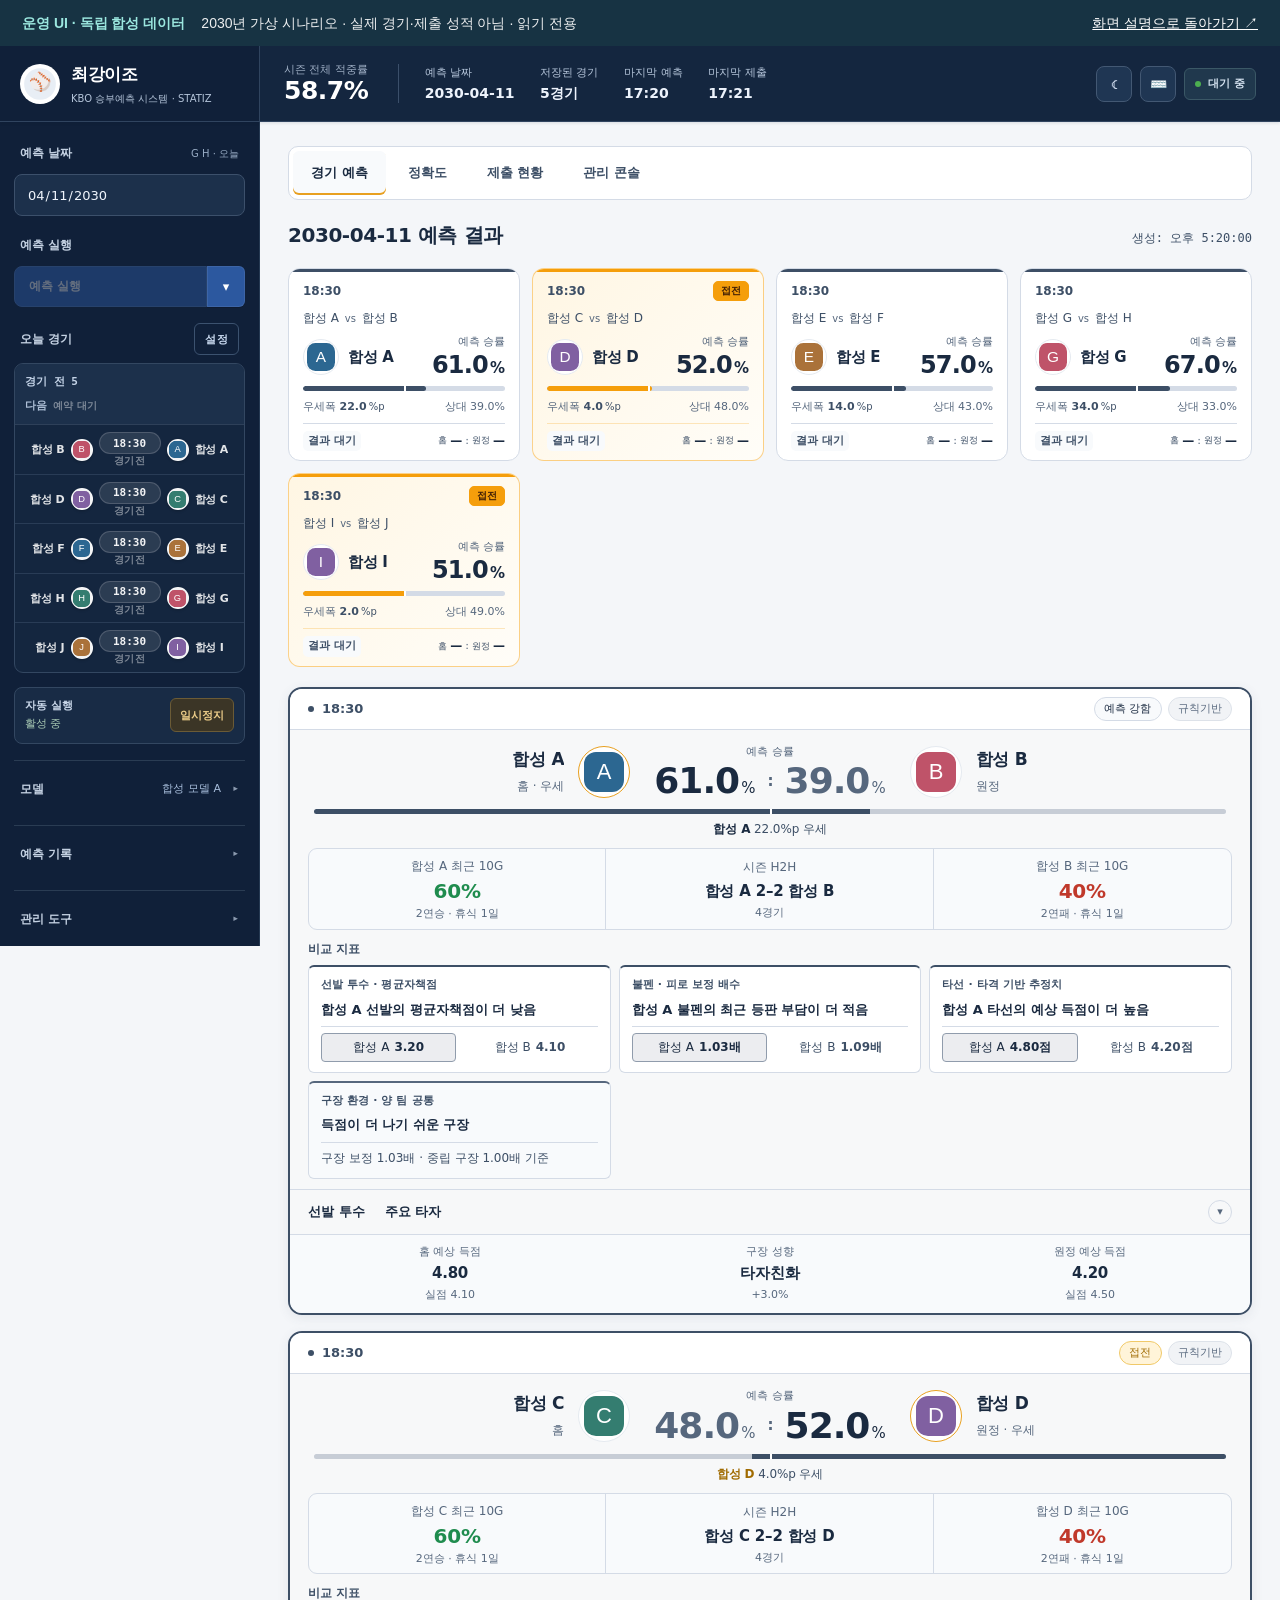
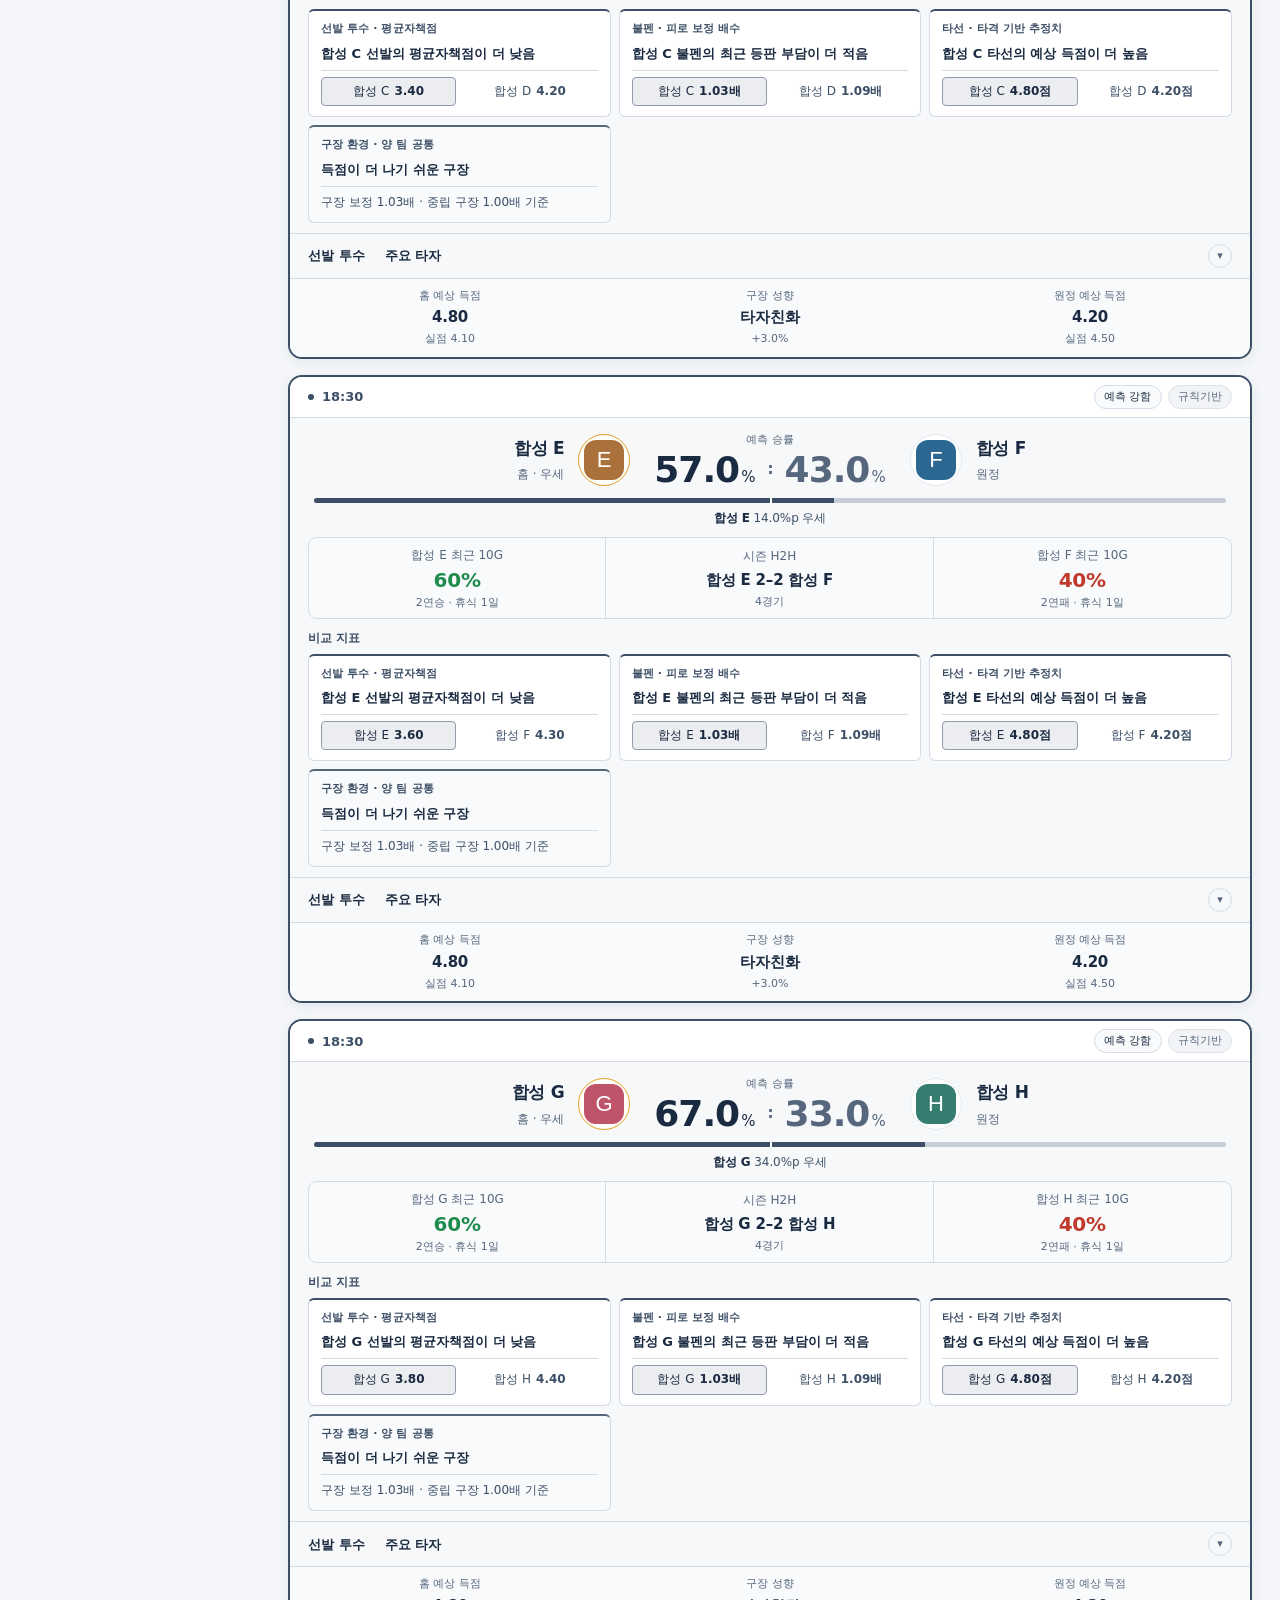
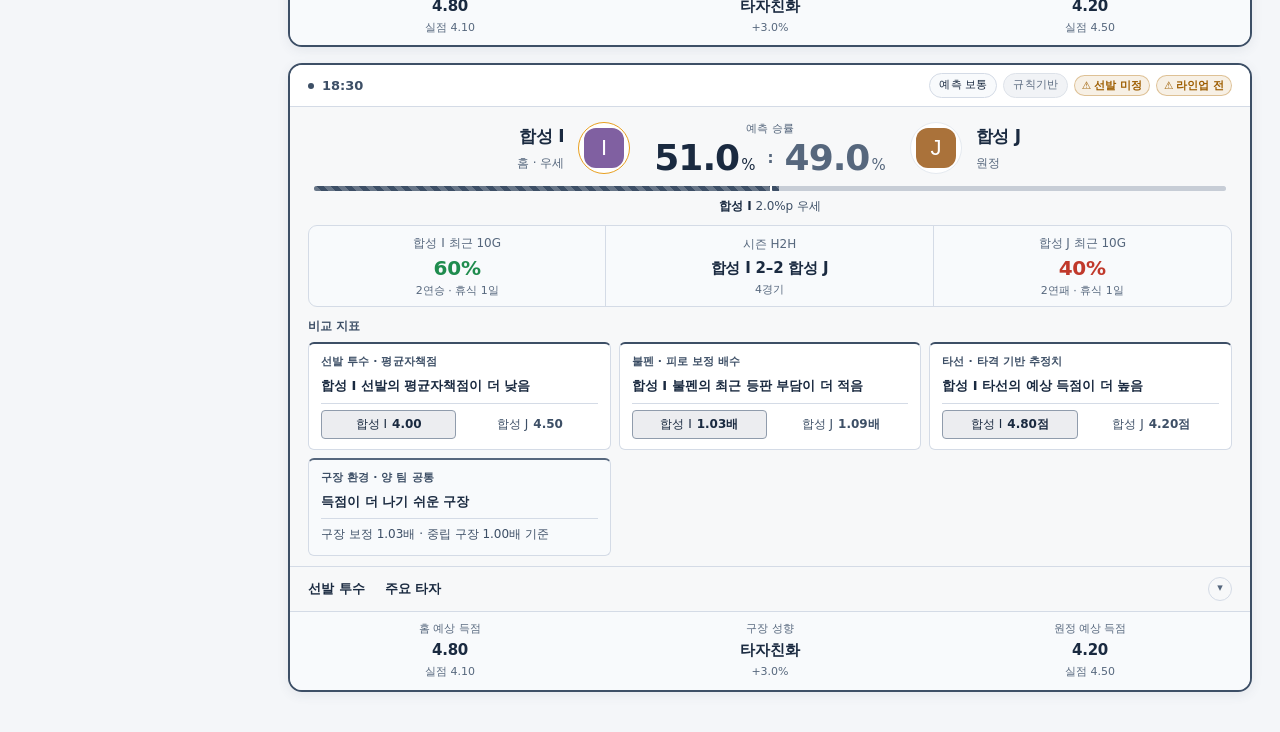
<file: docs/showcase/prediction.html>
<!DOCTYPE html>
<html lang="ko" style="--header-h: 76px; --header-bottom: 76px;" data-capture-ready="true" data-synthetic-data="true" data-render-errors="[]"><head><meta http-equiv="Content-Security-Policy" content="default-src 'none'; script-src 'none'; connect-src 'none'; style-src 'unsafe-inline'; img-src data:; font-src 'none'; form-action 'none'; base-uri 'none'; object-src 'none'"><meta name="description" content="실제 운영 UI에 독립 합성 데이터를 적용한 읽기 전용 정적 기록입니다.">
<meta charset="UTF-8">
<meta name="viewport" content="width=device-width, initial-scale=1.0, viewport-fit=cover">
<title>KBO 운영 UI 공개 기록 — 경기 예측</title>
<meta name="description" content="KBO 리그 경기 승부를 머신러닝과 규칙 기반 모델로 예측하는 대시보드">
<meta name="theme-color" content="#0d1f3c">
<meta name="color-scheme" content="light dark">
<!-- PWA -->

<meta name="apple-mobile-web-app-capable" content="yes">
<meta name="apple-mobile-web-app-status-bar-style" content="black-translucent">
<meta name="apple-mobile-web-app-title" content="최강이조">
<meta name="mobile-web-app-capable" content="yes">





<style>
:root {
  --navy-dark:  #0d1f3c;
  --navy:       #1a3460;
  --navy-light: #234b8a;
  --red:        #c0392b;
  --red-bright: #e74c3c;
  --bg-body:    #f4f6f9;
  --bg-card:    #ffffff;
  --bg-card2:   #f8fafc;
  --border:     #d4dbe6;   /* 카드 호흡 강화 — 흰배경에서 살짝 진해야 카드 경계 분명 */
  --text-dark:  #1a2a40;
  --text-mid:   #3d4f66;   /* AA 대비 상향 (was #4a5c72) */
  --text-light: #56677d;   /* 보조 텍스트도 충분히 읽히도록 대비 강화 */
  --text-faint: #6a7a90;   /* AA 4.5:1 대비 충족 (#f4f6f9 배경 기준) */
  --gold:       #e8a020;
  --gold-dark:  #a06500;
  --green:      #1f8c4e;
  --green-bg:   #27ae60;
  /* --gold 책임 분리: 토스트 강조 / 일시정지 dot / away 팀 색 */
  --c-warn-strong:  #d97706;
  --c-neutral-warm: #a09a8e;
  --c-coral:        #e57370;
  --c-coral-soft:   rgba(229,115,112,.12);
  --c-coral-strong: rgba(229,115,112,.24);

  /* 시맨틱 상태 — fg(텍스트) / bg(배경 alpha) / bd(보더) / solid(채움) 4역할 */
  --c-info-bg:     rgba(66,133,244,.10);
  --c-info-bd:     rgba(66,133,244,.28);
  --c-info-fg:     #2b5fbf;
  --c-info-solid:  #4285f4;
  --c-success-bg:  rgba(31,140,78,.10);
  --c-success-bd:  rgba(31,140,78,.28);
  --c-success-fg:  #1f8c4e;
  --c-success-solid: #27ae60;
  --c-warn-bg:     rgba(176,106,0,.10);
  --c-warn-bd:     rgba(176,106,0,.3);
  --c-warn-fg:     #9d5d00;
  --c-warn-fg-sm:  #7a4900;  /* 10–12px 작은 텍스트 전용 — AA 5:1+ */
  --c-warn-solid:  #d97706;
  --c-danger-bg:   rgba(192,57,43,.08);
  --c-danger-bd:   rgba(192,57,43,.3);
  --c-danger-fg:   #9c3023;
  --c-danger-solid: #c0392b;
  /* 데이터 강조(텍스트) — navy와 hex 동일하지만 의미 분리 → 리브랜딩 시 분리 가능 */
  --c-data-strong: #1a3460;

  /* 타이포그래피 스케일 — 5단계 + label + meta
     meta(10): 진짜 메타 한정 / xs(11): 라벨 / sm(13): 본문 / md(15): 강조 본문
     lg(18): 카드 제목 / xl(22): KPI 중 / 2xl(28): KPI 대
     ※ 한글 환경에서 10px는 영문 9px 수준 — meta 외엔 11px 이상 권장 */
  --fs-meta:  10px;
  --fs-label: 11px;   /* ← 10→11 상향 (한글 가독성) */
  --fs-xs:    11px;
  --fs-sm:    13px;
  --fs-md:    15px;
  --fs-lg:    18px;   /* 카드 제목 */
  --fs-xl:    22px;
  /* 호환 별칭 */
  --fs-base:  13px;   /* = sm */
  --fs-2xl:   28px;   /* = xl */
  --fs-hero:  28px;   /* hero 강등 (40 → 28) */

  /* 스페이싱 스케일 (4의 배수) — half-step은 사이드바·테이블 등 협소 영역만 */
  --sp-0\.5: 2px;
  --sp-1:  4px;
  --sp-1\.5: 6px;   /* 사이드바 협소 영역 한정 */
  --sp-2:  8px;
  --sp-2\.5: 10px;  /* 사이드바 협소 영역 한정 */
  --sp-3:  12px;
  --sp-4:  16px;
  --sp-5:  20px;
  --sp-6:  24px;
  --sp-7:  28px;
  --sp-8:  32px;
  --sp-10: 40px;
  --sp-12: 48px;

  /* 헤더 높이 — JS(syncHeaderHeight)에서 실측 후 갱신. 사이드바 drawer top 기준 */
  --header-h:   69px;

  /* 레이어 */
  --z-sticky:   10;
  --z-overlay:  50;
  --z-sidebar:  90;
  --z-header:   100;
  --z-floating: 500;
  --z-toast:    1000;
  --z-modal:    2000;

  /* 폰트 — 본문 한글: Noto Sans KR 로드 실패 시 시스템 한글 fallback */
  --font-body:  'Noto Sans KR','Apple SD Gothic Neo','Malgun Gothic','Segoe UI',system-ui,-apple-system,sans-serif;
  --font-num:   'JetBrains Mono','SF Mono','Consolas','Menlo','DejaVu Sans Mono',monospace;

  --shadow-xs:  0 1px 2px rgba(15,30,55,.06);
  --shadow-sm:  0 2px 6px rgba(15,30,55,.07), 0 1px 2px rgba(15,30,55,.04);
  --shadow-md:  0 6px 16px rgba(15,30,55,.10), 0 2px 4px rgba(15,30,55,.06);
  --shadow-lg:  0 12px 32px rgba(15,30,55,.16), 0 4px 8px rgba(15,30,55,.06);
  --shadow-xl:  0 20px 56px rgba(15,30,55,.24);
  /* Radius 5단계 — xs(badge) / sm(input·button·chip) / md(card) / lg(modal) / pill */
  --radius-xs:   4px;
  --radius-sm:   6px;
  --radius:      8px;
  --radius-md:   8px;
  --radius-lg:  12px;
  --radius-pill: 999px;

  /* Sidebar — 다크 컨텍스트 전용 4단계 alpha (12단계 미세 차이 → 4단계로 압축).
     row=surface-0 / hover·input=surface-1 / active·강조=surface-2 / 최대강조=surface-3 */
  --sb-surface-0: rgba(255,255,255,.05);
  --sb-surface-1: rgba(255,255,255,.08);
  --sb-surface-2: rgba(255,255,255,.14);
  --sb-surface-3: rgba(255,255,255,.22);
  --sb-bd-soft:   rgba(255,255,255,.08);
  --sb-bd:        rgba(255,255,255,.14);
  --sb-bd-strong: rgba(255,255,255,.22);

  /* ── KBO 팀 컬러 (다크 모드에서 일부 보정) ── */
  --tc-ssg:    #CE0E2D;
  --tc-lg:     #C30452;
  --tc-doosan: #13274B;
  --tc-kia:    #EA0029;
  --tc-samsung:#074CA1;
  --tc-hanwha: #F37321;
  --tc-kt:     #222222;
  --tc-nc:     #315288;
  --tc-lotte:  #041E42;
  --tc-kiwoom: #820024;
  /* 라이트모드용 좌측 4px 띠 전용 — 너무 어두운 팀(KT/두산/롯데/키움)은 식별 어려워 보정 */
  --tc-line-doosan: #3a5485;
  --tc-line-kt:     #5a5a5a;
  --tc-line-lotte:  #2a4a7a;
  --tc-line-kiwoom: #c0395a;
}
/* ── 다크 모드 토큰 오버라이드 ── */
:root[data-theme="dark"] {
  --bg-body:    #0a1422;
  --bg-card:    #13223d;
  --bg-card2:   #0f1b31;
  --border:     rgba(255,255,255,.10);
  --text-dark:  #e6ecf4;
  --text-mid:   #b4c1d4;
  --text-light: #9fb0c5;
  --text-faint: #7f91a8;
  --shadow-xs:  0 1px 2px rgba(0,0,0,.25);
  --shadow-sm:  0 2px 6px rgba(0,0,0,.35), 0 1px 2px rgba(0,0,0,.20);
  --shadow-md:  0 6px 16px rgba(0,0,0,.45), 0 2px 4px rgba(0,0,0,.25);
  --shadow-lg:  0 12px 32px rgba(0,0,0,.55), 0 4px 8px rgba(0,0,0,.30);
  --shadow-xl:  0 20px 56px rgba(0,0,0,.65);
  --c-info-bg:    rgba(96,165,250,.14);
  --c-info-bd:    rgba(96,165,250,.35);
  --c-info-fg:    #9ec5ff;
  --c-success-bg: rgba(74,222,128,.12);
  --c-success-bd: rgba(74,222,128,.35);
  --c-success-fg: #7ee0a8;
  --c-warn-bg:    rgba(251,191,36,.12);
  --c-warn-bd:    rgba(251,191,36,.35);

  /* 다크 배경(--bg-card #13223d)과 거의 같거나 너무 어두워 안 보이는 팀 컬러 보정.
     라이트 모드 hex와 충분히 구분되는 톤으로 끌어올림. WCAG 대비 ≥ 3.0 목표. */
  --tc-doosan: #6c8fc7;   /* navy → 밝은 sky-navy (배경과 분리) */
  --tc-kt:     #d0d0d0;   /* 검정 → 밝은 회색 */
  --tc-samsung:#5b9aff;   /* 진파 → 밝은 파랑 */
  --tc-nc:     #7fa0cc;   /* 회색파랑 → 밝게 */
  --tc-lotte:  #5a7bb8;   /* 매우 진한 navy → 밝은 navy */
  --tc-kiwoom: #d4374f;   /* 진자주 → 밝은 빨강 */
  --c-warn-fg:    #ffd180;
  --c-danger-bg:  rgba(248,113,113,.12);
  --c-danger-bd:  rgba(248,113,113,.40);
  --c-danger-fg:  #ff9a94;
  --c-warn-strong:  #fbbf24;
  --c-neutral-warm: #b8b3a8;
  --c-coral:        #ff8a86;
  --c-coral-soft:   rgba(255,138,134,.18);
  --c-coral-strong: rgba(255,138,134,.30);
}
/* 다크 모드: 좌측 4px 띠는 라이트 보정값(--tc-line) 무시하고 다크 토큰화된 --tc 사용 */
:root[data-theme="dark"] .pick-card,
:root[data-theme="dark"] .pick-summary{border-left-color:var(--tc,var(--navy));}

/* 다크 모드 hover border — 흰 alpha 톤으로 정리 (라이트의 navy-tint는 다크에서 안 보임) */
:root[data-theme="dark"] .game-card:hover,
:root[data-theme="dark"] .acc-stat:hover,
:root[data-theme="dark"] .mini-stat:hover,
:root[data-theme="dark"] .month-card:hover,
:root[data-theme="dark"] .model-compare-row:hover,
:root[data-theme="dark"] .dow-bar-row:hover,
:root[data-theme="dark"] .admin-flow-step:hover,
:root[data-theme="dark"] .dest-card:hover{border-color:rgba(255,255,255,.18);}
:root[data-theme="dark"] .form-card{background:var(--bg-card);border-color:rgba(255,255,255,.08);}
:root[data-theme="dark"] .month-card,
:root[data-theme="dark"] .model-compare-row,
:root[data-theme="dark"] .dow-bar-row{background:rgba(255,255,255,.03);border-color:rgba(255,255,255,.08);}
:root[data-theme="dark"] .team-acc-tbl tbody td{color:var(--text-dark);border-bottom-color:rgba(255,255,255,.08);}
:root[data-theme="dark"] .trk-acc-pct,
:root[data-theme="dark"] .dow-bar-pct,
:root[data-theme="dark"] .dow-bar-day,
:root[data-theme="dark"] .trk-team-name{color:var(--text-dark);}
:root[data-theme="dark"] .month-card .mc-month,
:root[data-theme="dark"] .month-card .mc-pct{color:var(--text-dark);}
:root[data-theme="dark"] .mc-pct-big{color:var(--text-dark);}
:root[data-theme="dark"] .mc-note{color:var(--text-dark);}
:root[data-theme="dark"] .foot-stat .fs-val{color:var(--text-dark);}
:root[data-theme="dark"] .acc-stat .as-value{color:var(--text-dark);}
:root[data-theme="dark"] .mini-stat-val{color:var(--text-dark);}
:root[data-theme="dark"] .chart-card-title,
:root[data-theme="dark"] .analysis-card-title{color:var(--text-dark);}
:root[data-theme="dark"] .pick-summary{background:linear-gradient(90deg,rgba(255,255,255,.03),var(--bg-card));}
:root[data-theme="dark"] .pick-summary .ps-title{color:var(--text-dark);}
:root[data-theme="dark"] .ts-side-pct{color:var(--text-mid);}
:root[data-theme="dark"] .tab{color:var(--text-mid);}
:root[data-theme="dark"] .tab:hover{color:#e6ecf4;background:rgba(255,255,255,.06);}
:root[data-theme="dark"] .tab.active,
:root[data-theme="dark"] .tab-menu-trigger.admin-has-active{color:#9ec5ff;border-bottom-color:#9ec5ff;background:linear-gradient(180deg,rgba(96,165,250,.18) 0%,rgba(96,165,250,.06) 100%);}
:root[data-theme="dark"] .tab-menu-item{color:var(--text-mid);}
:root[data-theme="dark"] .tab-menu-item:hover{background:rgba(255,255,255,.06);color:#e6ecf4;}
:root[data-theme="dark"] .tab-menu-item.active{background:rgba(96,165,250,.14);color:#9ec5ff;}
:root[data-theme="dark"] .game-card{border-color:rgba(255,255,255,.08);}
:root[data-theme="dark"] .team-col .team-logo-wrap{background:var(--bg-card);}
:root[data-theme="dark"] .team-col.is-winner .team-logo-wrap{background:#1b2c4a;}
:root[data-theme="dark"] .prob-split{background:rgba(255,255,255,.04);}
:root[data-theme="dark"] .prob-split-seg:not(.winner){background:#2a3a54;color:var(--text-dark);}
@supports (background:color-mix(in srgb,red 50%,blue)) {
  :root[data-theme="dark"] .prob-split-seg:not(.winner){background:color-mix(in srgb, var(--tc,#7d91a8) 35%, #1a2a42);}
}
:root[data-theme="dark"] .pitcher-name{color:#8eb8ff;}
:root[data-theme="dark"] .b-ops{color:#8eb8ff;}
:root[data-theme="dark"] .modal{background:#13223d;}
:root[data-theme="dark"] .modal-bd input{background:#0f1b31;color:var(--text-dark);}
:root[data-theme="dark"] .modal-ft{background:#0f1b31;}
:root[data-theme="dark"] .modal-bd{color:var(--text-mid);}
:root[data-theme="dark"] .modal-hd{color:var(--text-dark);}
:root[data-theme="dark"] .empty .empty-cta{background:var(--navy-light);}
:root[data-theme="dark"] .empty .empty-cta.secondary{background:var(--bg-card2);color:var(--text-dark);}
:root[data-theme="dark"] .empty .empty-cta.secondary:hover{background:rgba(255,255,255,.08);}
:root[data-theme="dark"] .acc-stat{background:var(--bg-card);}
:root[data-theme="dark"] .month-card,
:root[data-theme="dark"] .chart-card,
:root[data-theme="dark"] .acc-table-wrap,
:root[data-theme="dark"] .submit-wrap,
:root[data-theme="dark"] .model-compare-row{background:var(--bg-card);}
:root[data-theme="dark"] input[type="date"],
:root[data-theme="dark"] input[type="time"],
:root[data-theme="dark"] main input[type="number"],
:root[data-theme="dark"] main select,
:root[data-theme="dark"] #sched-modal input[type="number"]{background:var(--bg-card2);color:var(--text-dark);border-color:var(--border);}
:root[data-theme="dark"] input[type=date]::-webkit-calendar-picker-indicator{filter:invert(.85);}
:root[data-theme="dark"] .range-chip{background:var(--bg-card);color:var(--text-mid);}
:root[data-theme="dark"] .range-chip:hover{color:var(--text-dark);}
:root[data-theme="dark"] .range-chip.active{background:var(--navy-light);}
:root[data-theme="dark"] .form-chip,
:root[data-theme="dark"] .form-h2h,
:root[data-theme="dark"] .pitcher-box,
:root[data-theme="dark"] .batter-row,
:root[data-theme="dark"] .card-footer{background:var(--bg-card2);}
/* 다크 모드 폼/H2H 카드 텍스트 가독성 — h2h-val이 var(--navy)라 다크 배경에 묻힘 (2026-05-17 fix) */
:root[data-theme="dark"] .form-h2h .h2h-val{color:#dde6f5;}
:root[data-theme="dark"] .form-h2h .h2h-lbl{color:#f3d77e;}
:root[data-theme="dark"] .form-chip .fc-lbl{color:#a8b8d0;}
:root[data-theme="dark"] .form-h2h .h2h-sub,
:root[data-theme="dark"] .form-chip .fc-sub{color:#9eaec5;}
:root[data-theme="dark"] .form-h2h.no-data .h2h-val{color:#8a97ad;}
:root[data-theme="dark"] .form-h2h.no-data .h2h-lbl{color:#7f91a8;}
:root[data-theme="dark"] .form-chip .fc-val{color:#e6ecf4;}
:root[data-theme="dark"] .form-chip,
:root[data-theme="dark"] .form-h2h{border-color:rgba(255,255,255,.08);}
/* v4 카드 다크 override */
:root[data-theme="dark"] .game-card{background:var(--bg-card);border-color:rgba(255,255,255,.08);}
:root[data-theme="dark"] .game-card:hover{box-shadow:0 8px 28px rgba(0,0,0,.35);}
:root[data-theme="dark"] .card-gametime{color:#e6ecf4;}
:root[data-theme="dark"] .card-gametime::before{box-shadow:0 0 0 3px var(--bg-card),0 0 0 4px rgba(255,255,255,.08);}
:root[data-theme="dark"] .cbadge-ml  {background:rgba(96,165,250,.16);color:#9ec5ff;border-color:rgba(96,165,250,.32);}
:root[data-theme="dark"] .cbadge-rule{background:rgba(255,255,255,.06);color:#a8b8d0;border-color:rgba(255,255,255,.10);}
:root[data-theme="dark"] .cbadge-conf{background:rgba(255,255,255,.06);color:#e6ecf4;border-color:rgba(255,255,255,.14);}
:root[data-theme="dark"] .cbadge-coin{background:rgba(232,160,32,.22);color:#ffd07d;border-color:rgba(232,160,32,.42);}
:root[data-theme="dark"] .pick-summary{border-bottom-color:rgba(255,255,255,.08);}
:root[data-theme="dark"] .pick-summary .ps-title{color:#b4c1d4;}
:root[data-theme="dark"] .pick-summary .ps-meta{color:#9fb0c5;}
:root[data-theme="dark"] .team-col .team-logo-wrap{background:#1b2c4a;border-color:rgba(255,255,255,.12);}
:root[data-theme="dark"] .team-col.is-winner .team-logo-wrap{background:#2a3a54;}
:root[data-theme="dark"] .vs-edge-label{background:rgba(255,255,255,.05);border-color:rgba(255,255,255,.10);color:#a8b8d0;}
:root[data-theme="dark"] .prob-split-wrap{border-top-color:rgba(255,255,255,.08);}
:root[data-theme="dark"] .form-row{border-top-color:rgba(255,255,255,.08);}
:root[data-theme="dark"] .form-dots span{background:rgba(255,255,255,.10);}
:root[data-theme="dark"] .pick-summary{background:linear-gradient(90deg,rgba(15,27,49,.96),var(--bg-card));}
:root[data-theme="dark"] .spark-line{stroke:#7fa8e6;}
:root[data-theme="dark"] .dow-heat-cell.empty{background:rgba(255,255,255,.08);color:var(--text-mid);}
:root[data-theme="dark"] .theme-toggle{background:rgba(255,255,255,.12);border-color:rgba(255,255,255,.25);}
:root[data-theme="dark"] .theme-toggle:hover{background:rgba(255,255,255,.22);}
:root[data-theme="dark"] input[type=date]::-webkit-calendar-picker-indicator,
:root[data-theme="dark"] input[type=time]::-webkit-calendar-picker-indicator{filter:invert(.85);}
:root[data-theme="dark"] :focus-visible{outline-color:#60b8f5;}
:root[data-theme="dark"] .sidebar :focus-visible{outline-color:var(--navy-light);}
/* ── auto: prefers-color-scheme 시스템 설정 시 자동 다크 (JS가 data-theme 주입하지 않았을 때만 적용) ── */
@media (prefers-color-scheme: dark) {
  :root:not([data-theme]) {
    --bg-body:    #0a1422;
    --bg-card:    #13223d;
    --bg-card2:   #0f1b31;
    --border:     rgba(255,255,255,.10);
    --text-dark:  #e6ecf4;
    --text-mid:   #b4c1d4;
    --text-light: #9fb0c5;
    --text-faint: #7f91a8;
  }
}
/* 테마 토글 버튼 */
.theme-toggle{background:rgba(255,255,255,.08);border:1px solid rgba(255,255,255,.18);color:rgba(255,255,255,.85);width:32px;height:32px;border-radius:6px;cursor:pointer;font-size:14px;margin-right:10px;display:inline-flex;align-items:center;justify-content:center;transition:all .15s;}
.theme-toggle:hover{background:rgba(255,255,255,.18);color:#fff;}
*,*::before,*::after{box-sizing:border-box;margin:0;padding:0;}
body{font-family:var(--font-body);background:var(--bg-body);color:var(--text-dark);min-height:100vh;font-size:var(--fs-md);-webkit-font-smoothing:antialiased;-moz-osx-font-smoothing:grayscale;}
/* 유니코드 심볼/이모지용 폰트 클래스 — Noto Sans KR에 없는 글리프 두부상자 방지 */
.emoji,.ui-sym{font-family:'Segoe UI Symbol','Segoe UI Emoji','Apple Color Emoji','Noto Color Emoji','Apple Symbols','Noto Sans Symbols 2','Noto Sans Symbols','sans-serif';font-style:normal;font-weight:normal;line-height:1;}

/* ── 헤더 ── */
header{background:linear-gradient(135deg,var(--navy-dark) 0%,var(--navy) 60%,var(--navy-light) 100%);color:white;padding:0 28px;display:flex;align-items:stretch;box-shadow:0 2px 12px rgba(0,0,0,.25);position:sticky;top:0;z-index:var(--z-header);}
.header-brand{display:flex;align-items:center;gap:14px;padding:14px 24px 14px 0;border-right:1px solid rgba(255,255,255,.15);margin-right:24px;}
.brand-mark{width:44px;height:44px;background:#fff;border-radius:50%;display:flex;align-items:center;justify-content:center;font-size:24px;box-shadow:0 2px 8px rgba(0,0,0,.20), 0 0 0 1px rgba(255,255,255,.18);flex-shrink:0;overflow:hidden;}
.brand-text .team-name{font-size:17px;font-weight:800;letter-spacing:-.2px;}
.brand-text .sub-name{font-size:10px;opacity:.78;letter-spacing:.4px;text-transform:uppercase;margin-top:2px;font-weight:600;}
.header-stats{display:flex;align-items:center;gap:24px;flex:1;flex-wrap:wrap;}
.hstat{display:flex;flex-direction:column;gap:2px;line-height:1.2;}
.hstat .hl{font-size:11px;opacity:.72;letter-spacing:.4px;font-weight:600;text-transform:none;color:rgba(255,255,255,.78);}
.hstat .hv{font-family:var(--font-num);font-size:14px;font-weight:700;color:#fff;letter-spacing:-.2px;font-variant-numeric:tabular-nums;}
/* 헤더(짙은 네이비 그라디언트) 위에 올라가므로 라이트/다크 모두 밝은 톤 사용 */
.hstat.primary{padding:8px 18px;border-radius:10px;background:linear-gradient(135deg,rgba(255,255,255,.14),rgba(255,255,255,.06));border:1px solid rgba(255,255,255,.24);display:flex;flex-direction:column;line-height:1;align-items:flex-start;box-shadow:inset 0 1px 0 rgba(255,255,255,.08), 0 1px 4px rgba(0,0,0,.12);}
.hstat.primary .hl{opacity:.85;color:#cfe0ff;margin-bottom:3px;}
.hstat.primary .hv-wrap{display:flex;align-items:baseline;gap:6px;}
.hstat.primary .hv{font-size:22px;color:#fff;font-weight:800;letter-spacing:-.5px;}
.hstat.primary .hv-trend{font-family:var(--font-num);font-size:var(--fs-sm);font-weight:700;color:rgba(255,255,255,.78);}
.hstat.primary .hv-trend.up{color:#7ee0a8;}
.hstat.primary .hv-trend.down{color:#ff9a94;}
/* 다크 모드도 헤더 배경은 동일하므로 별도 오버라이드 불필요 */
.header-right{margin-left:auto;display:flex;align-items:center;}
.status-pill{display:flex;align-items:center;gap:7px;padding:5px 13px;border-radius:20px;font-size:12px;font-weight:600;background:rgba(255,255,255,.12);border:1px solid rgba(255,255,255,.2);transition:all .3s;}
.status-pill.running{background:rgba(232,160,32,.15);border-color:var(--gold);color:var(--gold);}
.status-pill.error{background:rgba(192,57,43,.2);border-color:var(--red-bright);color:#ff8a80;}
.dot{width:6px;height:6px;border-radius:50%;background:#4caf50;flex-shrink:0;}
.dot.yellow{background:var(--c-neutral-warm);animation:blink .9s ease-in-out infinite;}
.dot.red{background:var(--red-bright);}
@keyframes blink{0%,100%{opacity:1}50%{opacity:.3}}

/* ── 레이아웃 ── */
.layout{display:grid;grid-template-columns:260px 1fr;min-height:calc(100vh - 69px);}

/* ── 사이드바 ── */
.sidebar{background:var(--navy-dark);color:white;padding:20px 14px;display:flex;flex-direction:column;gap:18px;border-right:3px solid var(--navy-light);overflow-y:auto;}
.sb-section{display:flex;flex-direction:column;gap:8px;}
.sb-title{font-size:var(--fs-label);letter-spacing:.6px;text-transform:uppercase;color:rgba(255,255,255,.65);font-weight:700;padding:0 6px;display:flex;align-items:center;gap:8px;}
.sb-title::after{content:'';flex:1;height:1px;background:rgba(255,255,255,.08);}
.sb-title-extra{text-transform:none;letter-spacing:0;color:rgba(255,255,255,.95);font-weight:700;font-size:12px;}

/* 접이식 사이드바 섹션 */
details.sb-section{padding:0;}
details.sb-section > summary{cursor:pointer;list-style:none;outline:none;}
details.sb-section > summary::-webkit-details-marker{display:none;}
details.sb-section > summary.sb-title::before{content:'▾';font-size:9px;opacity:.7;transition:transform .15s;margin-right:2px;letter-spacing:0;}
details.sb-section:not([open]) > summary.sb-title::before{transform:rotate(-90deg);}
details.sb-section > .sb-section-body{display:flex;flex-direction:column;gap:8px;margin-top:8px;}
.sb-section-tools{margin-top:auto;}
.sb-btn.sb-btn-center{justify-content:center;}
.hist-item.hist-item-static{cursor:default;}

/* 폼 카드 (수기 등록 등) */
.form-card{background:var(--bg-card);border:1px solid var(--border);border-radius:var(--radius);padding:var(--sp-5);margin-bottom:var(--sp-4);box-shadow:var(--shadow-sm);}
.form-card__header{display:flex;align-items:center;justify-content:space-between;gap:var(--sp-3);margin-bottom:var(--sp-4);padding-bottom:var(--sp-3);border-bottom:1px solid var(--border);}
.form-card__title{font-size:var(--fs-md);font-weight:700;color:var(--text-dark);}
.form-card__hint{font-size:var(--fs-sm);color:var(--text-mid);}
.form-card__row{display:grid;grid-template-columns:auto minmax(160px,1fr) auto auto;gap:var(--sp-3);align-items:center;margin-bottom:var(--sp-4);}
.form-card__cols-header{display:grid;grid-template-columns:1fr 1fr 140px 110px 32px;gap:8px;margin-bottom:6px;padding:0 4px;}
.form-card__col-lbl{font-size:var(--fs-xs);color:var(--text-mid);font-weight:700;letter-spacing:.2px;}
.form-card__games{display:flex;flex-direction:column;gap:8px;}
.form-card__status{font-size:var(--fs-sm);margin-top:var(--sp-3);color:var(--text-mid);min-height:18px;}
.fc-input,
.fc-select{
  padding:0 12px;min-height:38px;border:1px solid var(--border);border-radius:6px;
  font-size:var(--fs-sm);outline:none;font-family:var(--font-body);
  color:var(--text-dark);background:var(--bg-card);width:100%;
  -webkit-appearance:auto;
  color-scheme:light dark;
  transition:border-color .15s, box-shadow .15s;
}
.fc-input::placeholder{color:var(--text-light);opacity:.85;}
/* input[type=date] / time 의 연·월·일·시·분 텍스트는 shadow DOM이라 별도 지정 필요 */
.fc-input[type="date"],
.fc-input[type="time"]{color:var(--text-dark);}
.fc-input[type="date"]::-webkit-datetime-edit,
.fc-input[type="time"]::-webkit-datetime-edit{color:var(--text-dark);padding:0;}
.fc-input[type="date"]::-webkit-datetime-edit-fields-wrapper,
.fc-input[type="time"]::-webkit-datetime-edit-fields-wrapper{color:var(--text-dark);}
.fc-input[type="date"]::-webkit-datetime-edit-text,
.fc-input[type="time"]::-webkit-datetime-edit-text{color:var(--text-mid);padding:0 2px;}
.fc-input[type="date"]::-webkit-datetime-edit-year-field,
.fc-input[type="date"]::-webkit-datetime-edit-month-field,
.fc-input[type="date"]::-webkit-datetime-edit-day-field,
.fc-input[type="time"]::-webkit-datetime-edit-hour-field,
.fc-input[type="time"]::-webkit-datetime-edit-minute-field{color:var(--text-dark);font-variant-numeric:tabular-nums;}
.fc-input[type="date"]::-webkit-datetime-edit-year-field:focus,
.fc-input[type="date"]::-webkit-datetime-edit-month-field:focus,
.fc-input[type="date"]::-webkit-datetime-edit-day-field:focus,
.fc-input[type="time"]::-webkit-datetime-edit-hour-field:focus,
.fc-input[type="time"]::-webkit-datetime-edit-minute-field:focus{background:var(--navy-light);color:#fff;outline:none;border-radius:2px;}
.fc-input[type="date"]::-webkit-calendar-picker-indicator,
.fc-input[type="time"]::-webkit-calendar-picker-indicator{cursor:pointer;opacity:.7;transition:opacity .15s;}
.fc-input[type="date"]::-webkit-calendar-picker-indicator:hover,
.fc-input[type="time"]::-webkit-calendar-picker-indicator:hover{opacity:1;}
:root[data-theme="dark"] .fc-input[type="date"],
:root[data-theme="dark"] .fc-input[type="time"],
:root[data-theme="dark"] .fc-input[type="date"]::-webkit-datetime-edit,
:root[data-theme="dark"] .fc-input[type="time"]::-webkit-datetime-edit,
:root[data-theme="dark"] .fc-input[type="date"]::-webkit-datetime-edit-fields-wrapper,
:root[data-theme="dark"] .fc-input[type="time"]::-webkit-datetime-edit-fields-wrapper,
:root[data-theme="dark"] .fc-input[type="date"]::-webkit-datetime-edit-year-field,
:root[data-theme="dark"] .fc-input[type="date"]::-webkit-datetime-edit-month-field,
:root[data-theme="dark"] .fc-input[type="date"]::-webkit-datetime-edit-day-field,
:root[data-theme="dark"] .fc-input[type="time"]::-webkit-datetime-edit-hour-field,
:root[data-theme="dark"] .fc-input[type="time"]::-webkit-datetime-edit-minute-field{color:#e6ecf4;}
:root[data-theme="dark"] .fc-input[type="date"]::-webkit-datetime-edit-text,
:root[data-theme="dark"] .fc-input[type="time"]::-webkit-datetime-edit-text{color:var(--text-light);}
:root[data-theme="dark"] .fc-input[type="date"]::-webkit-calendar-picker-indicator,
:root[data-theme="dark"] .fc-input[type="time"]::-webkit-calendar-picker-indicator{filter:invert(.85) brightness(1.2);}
.fc-input.compact,
.fc-select.compact{padding:0 10px;min-height:32px;font-size:var(--fs-sm);}
.fc-input:focus,
.fc-select:focus{border-color:var(--navy-light);box-shadow:0 0 0 3px rgba(35,75,138,.18);}
.fc-input:hover:not(:focus),
.fc-select:hover:not(:focus){border-color:var(--text-mid);}
.fc-btn{padding:9px 16px;min-height:38px;border-radius:6px;font-size:var(--fs-sm);font-weight:600;cursor:pointer;white-space:nowrap;font-family:inherit;transition:background-color .15s, border-color .15s;}
.fc-btn.secondary{background:var(--bg-card2);border:1px solid var(--border);color:var(--text-dark);}
.fc-btn.secondary:hover{background:var(--bg-body);border-color:var(--text-mid);}
.fc-btn.primary{background:var(--navy);color:#fff;border:1px solid var(--navy);font-weight:700;}
.fc-btn.primary:hover{background:var(--navy-light);border-color:var(--navy-light);}
.fc-icon-btn{background:none;border:1px solid transparent;border-radius:6px;color:var(--text-mid);cursor:pointer;font-size:16px;width:32px;height:32px;display:inline-flex;align-items:center;justify-content:center;line-height:1;transition:background .12s,color .12s,border-color .12s;}
.fc-icon-btn:hover{color:var(--red);background:rgba(192,57,43,.08);border-color:rgba(192,57,43,.25);}

/* ─── 통합 버튼 시스템 (.btn + 사이즈/변형 modifier) — 신규 코드용
   기존 .fc-btn / .sb-btn 등은 유지. 새 컴포넌트는 이 시스템 사용 권장.
   매트릭스: size(sm/md/lg) × variant(primary/secondary/ghost/danger)
   참고: 다크 컨텍스트는 [data-context="dark"] 부모로 분기 ─── */
.btn{display:inline-flex;align-items:center;justify-content:center;gap:var(--sp-2);
  font-family:var(--font-body);font-weight:700;
  border:1px solid transparent;border-radius:var(--radius-sm);
  cursor:pointer;white-space:nowrap;line-height:1;
  transition:background-color .15s,border-color .15s,box-shadow .15s,color .15s;}
.btn:focus-visible{outline:2px solid var(--navy-light);outline-offset:2px;}
.btn[disabled]{opacity:.55;cursor:not-allowed;pointer-events:none;}
.btn--sm{height:28px;padding:0 var(--sp-3);font-size:var(--fs-xs);}
.btn--md{height:36px;padding:0 var(--sp-4);font-size:var(--fs-sm);}
.btn--lg{height:44px;padding:0 var(--sp-5);font-size:var(--fs-sm);}
.btn--primary{background:var(--navy);color:#fff;border-color:var(--navy);}
.btn--primary:hover{background:var(--navy-light);border-color:var(--navy-light);}
.btn--secondary{background:var(--bg-card2);color:var(--text-dark);border-color:var(--border);}
.btn--secondary:hover{background:var(--bg-body);border-color:var(--text-mid);}
.btn--ghost{background:transparent;color:var(--text-mid);}
.btn--ghost:hover{background:rgba(0,0,0,.04);color:var(--text-dark);}
.btn--danger{background:var(--c-danger-solid);color:#fff;border-color:var(--c-danger-solid);}
.btn--danger:hover{background:var(--red-bright);border-color:var(--red-bright);}
[data-context="dark"] .btn--secondary{background:rgba(255,255,255,.08);color:#fff;border-color:rgba(255,255,255,.14);}
[data-context="dark"] .btn--secondary:hover{background:rgba(255,255,255,.14);border-color:rgba(255,255,255,.22);}
[data-context="dark"] .btn--ghost{color:rgba(255,255,255,.85);}
[data-context="dark"] .btn--ghost:hover{background:rgba(255,255,255,.08);color:#fff;}
:root[data-theme="dark"] .btn--primary{background:#2a5ba4;border-color:#2a5ba4;}
:root[data-theme="dark"] .btn--primary:hover{background:#3a6cb6;border-color:#3a6cb6;}
:root[data-theme="dark"] .fc-input,
:root[data-theme="dark"] .fc-select{background:var(--bg-card2);border-color:rgba(255,255,255,.12);color:var(--text-dark);}
:root[data-theme="dark"] .fc-input:focus,
:root[data-theme="dark"] .fc-select:focus{border-color:#9ec5ff;box-shadow:0 0 0 3px rgba(96,165,250,.22);}
:root[data-theme="dark"] .fc-input::placeholder{color:var(--text-faint);}
:root[data-theme="dark"] .fc-btn.secondary{background:rgba(255,255,255,.05);border-color:rgba(255,255,255,.12);color:var(--text-dark);}
:root[data-theme="dark"] .fc-btn.secondary:hover{background:rgba(255,255,255,.10);border-color:rgba(255,255,255,.22);}
:root[data-theme="dark"] .fc-btn.primary{background:#2a5ba4;border-color:#2a5ba4;}
:root[data-theme="dark"] .fc-btn.primary:hover{background:#3a6cb6;border-color:#3a6cb6;}
@media (max-width:640px){
  .form-card__row{grid-template-columns:1fr 1fr;}
  .form-card__row > .fc-btn{grid-column:auto;}
  .form-card__cols-header{display:none;}
}

/* 업로드 카드 */
.upload-card{background:var(--bg-card);border:1px solid var(--border);border-radius:var(--radius);padding:var(--sp-4) var(--sp-5);box-shadow:var(--shadow-sm);}
.upload-card__title{font-size:var(--fs-md);font-weight:700;color:var(--text-dark);margin-bottom:var(--sp-3);}
.upload-card__body{display:flex;flex-direction:column;gap:10px;}
.upload-card__row{display:flex;gap:10px;align-items:center;}
.upload-card__file{flex:1;padding:8px;border:1px solid var(--border);border-radius:6px;font-size:var(--fs-sm);cursor:pointer;background:var(--bg-body);color:var(--text-dark);}
.upload-card__status{font-size:var(--fs-sm);color:var(--text-light);}

/* 모델 이름 관리 행 */
.history-row{padding:10px 12px;background:var(--bg-card2);border:1px solid var(--border);border-radius:6px;}
.history-row__meta{font-size:var(--fs-label);color:var(--text-light);margin-bottom:var(--sp-1);font-family:var(--font-num);}
.history-row__active-badge{background:var(--red);color:#fff;font-size:9px;padding:1px 5px;border-radius:2px;margin-left:4px;}
.history-row__name{display:flex;align-items:center;gap:var(--sp-2);}
.history-row__name-text{font-size:var(--fs-base);font-weight:700;color:var(--text-dark);flex:1;}
.history-row__edit-btn{background:none;border:1px solid var(--border);border-radius:4px;color:var(--text-mid);cursor:pointer;font-size:var(--fs-xs);padding:3px 8px;font-family:inherit;}
.history-row__edit-btn:hover{background:rgba(0,0,0,.04);}
.history-edit{display:none;margin-top:var(--sp-2);}
.history-edit.is-open{display:block;}
.history-edit__row{display:flex;gap:6px;}
.history-edit__input{flex:1;padding:6px 9px;border:1px solid var(--border);border-radius:5px;font-size:var(--fs-sm);outline:none;font-family:var(--font-body);background:var(--bg-body);color:var(--text-dark);}
.history-edit__save{padding:6px 12px;background:var(--navy);color:#fff;border:none;border-radius:5px;font-size:var(--fs-xs);font-weight:700;cursor:pointer;font-family:inherit;}
.history-edit__cancel{padding:6px 9px;background:var(--bg-card);border:1px solid var(--border);border-radius:5px;font-size:var(--fs-xs);cursor:pointer;color:var(--text-dark);font-family:inherit;}
.history-empty{color:var(--text-light);font-size:var(--fs-base);}

/* 정확도 모델 비교 셀 / 빈 행 */
.acc-empty-cell{text-align:center;padding:var(--sp-10);color:var(--text-light);}
.acc-compare-cell{padding:var(--sp-2) var(--sp-3);text-align:center;font-family:var(--font-num);font-size:var(--fs-base);}
.acc-compare-cell.is-best{background:var(--c-success-bg);color:var(--c-success-fg);font-weight:700;}
.acc-compare-cell.is-low{color:var(--text-light);}
/* mc-info는 .mc-info 메인 정의(아래)에서 grid 자동 배치 — 1번째 컬럼 */
.mc-best-tag{background:var(--gold);color:#1a1a1a;font-size:9px;font-weight:800;padding:1px 5px;border-radius:3px;margin-left:4px;letter-spacing:.2px;}
.mc-empty{text-align:center;padding:20px;color:var(--text-light);font-size:var(--fs-base);}
input[type=date],input[type=number]{width:100%;background:rgba(255,255,255,.08);border:1px solid rgba(255,255,255,.15);color:white;padding:9px 12px;border-radius:6px;font-family:var(--font-num);font-size:13px;outline:none;transition:border-color .2s;}
input[type=date]:focus,input[type=number]:focus{border-color:rgba(255,255,255,.5);}
input[type=date]::-webkit-calendar-picker-indicator{filter:invert(1) opacity(.5);}
/* 스케줄 입력 포커스 중 배경 강조 */
input[type=number]:focus{background:rgba(255,255,255,.15);}
.sb-btn{display:flex;align-items:center;gap:8px;width:100%;padding:11px 14px;min-height:44px;border:1px solid transparent;border-radius:8px;font-family:var(--font-body);font-size:var(--fs-base);font-weight:700;cursor:pointer;transition:background-color .15s,border-color .15s,transform .05s,box-shadow .15s,color .15s;text-align:left;letter-spacing:-.1px;}
.sb-btn:active{transform:translateY(1px) scale(.99);}
.sb-btn:disabled{opacity:.35;cursor:not-allowed;pointer-events:none;transform:none;}
.sb-btn:focus-visible{outline:2px solid var(--gold);outline-offset:2px;}
.sb-btn.primary{background:linear-gradient(180deg,#2a5ba4,var(--navy));color:white;border-color:rgba(255,255,255,.10);box-shadow:0 2px 6px rgba(15,30,55,.30), inset 0 1px 0 rgba(255,255,255,.12);}
.sb-btn.primary:hover{background:linear-gradient(180deg,#3a6cb6,#2a5ba4);box-shadow:0 4px 10px rgba(15,30,55,.40), inset 0 1px 0 rgba(255,255,255,.14);}
.sb-btn.secondary{background:var(--sb-surface-0);color:rgba(255,255,255,.88);border-color:var(--sb-bd-soft);}
.sb-btn.secondary:hover{background:var(--sb-surface-1);border-color:var(--sb-bd);color:#fff;}
.sb-btn.warning{background:rgba(232,160,32,.14);color:var(--gold);border-color:rgba(232,160,32,.30);}
.sb-btn.warning:hover{background:rgba(232,160,32,.22);border-color:rgba(232,160,32,.42);}
/* 보조 링크형 버튼 — primary 하단 */
.sb-btn-link{background:none;border:none;color:rgba(255,255,255,.58);font-size:11px;font-weight:500;padding:6px 8px;min-height:28px;margin-top:2px;cursor:pointer;text-align:left;font-family:inherit;transition:color .15s;align-self:flex-start;}
.sb-btn-link:hover{color:white;}
/* 고급 섹션 (접기) */
.sb-advanced{margin-top:4px;}
.sb-advanced summary{font-size:10px;letter-spacing:.5px;text-transform:uppercase;color:rgba(255,255,255,.5);cursor:pointer;padding:6px 2px;user-select:none;list-style:none;display:flex;align-items:center;gap:6px;font-weight:700;}
.sb-advanced summary::-webkit-details-marker{display:none;}
.sb-advanced summary::before{content:'▸';font-size:9px;transition:transform .15s;}
.sb-advanced[open] summary::before{transform:rotate(90deg);}
.sb-advanced summary:hover{color:rgba(255,255,255,.7);}
.sb-advanced > .sb-btn{margin-top:6px;}

/* Split Button (예측 실행 + ▾) */
.sb-split{position:relative;display:grid;grid-template-columns:1fr auto;}
.sb-split .sb-split-main{border-top-right-radius:0;border-bottom-right-radius:0;box-shadow:0 1px 0 rgba(0,0,0,.15),inset -1px 0 0 rgba(255,255,255,.18),inset 0 0 0 1px rgba(255,255,255,.08);}
.sb-btn-split-toggle{
  background:linear-gradient(180deg,var(--navy-light),var(--navy));color:#fff;
  border:none;cursor:pointer;
  font-family:var(--font-body);font-size:var(--fs-base);font-weight:700;
  padding:0 var(--sp-3);min-width:36px;
  border-top-right-radius:6px;border-bottom-right-radius:6px;
  transition:background .15s;
  box-shadow:0 1px 0 rgba(0,0,0,.15),inset 0 0 0 1px rgba(255,255,255,.08);
}
.sb-btn-split-toggle:hover{background:linear-gradient(180deg,#2a5ba4,var(--navy-light));}
.sb-btn-split-toggle[aria-expanded="true"]{background:#0d2549;}
.sb-split-menu{
  position:absolute;top:calc(100% + 4px);left:0;right:0;z-index:var(--z-floating);
  background:var(--bg-card);color:var(--text-dark);
  border:1px solid var(--border);border-radius:6px;
  padding:var(--sp-1);box-shadow:var(--shadow-md);
  display:flex;flex-direction:column;gap:2px;
}
.sb-split-menu[hidden]{display:none;}
.sb-split-menu-item{
  text-align:left;padding:9px 12px;background:none;border:none;cursor:pointer;
  font-family:inherit;font-size:var(--fs-base);font-weight:600;color:var(--text-dark);
  border-radius:4px;
}
.sb-split-menu-item:hover{background:rgba(0,0,0,.06);}
.sb-split-menu-item[hidden]{display:none;}
:root[data-theme="dark"] .sb-split-menu{background:#13223d;border-color:rgba(255,255,255,.12);color:var(--text-dark);}
:root[data-theme="dark"] .sb-split-menu-item{color:var(--text-dark);}
:root[data-theme="dark"] .sb-split-menu-item:hover{background:rgba(255,255,255,.08);}

/* 예측 중단 버튼 */
.sb-btn.btn-stop{background:rgba(192,57,43,.20);color:#ff8a80;border:1px solid rgba(192,57,43,.32);margin-top:var(--sp-2);justify-content:center;}
.sb-btn.btn-stop:hover{background:rgba(192,57,43,.30);}
.sb-btn.btn-stop[hidden]{display:none;}
.sched-card{background:var(--sb-surface-0);border:1px solid var(--sb-bd-soft);border-left:3px solid var(--gold);border-radius:6px;padding:10px 12px;}
/* 사이드바 section title 내부 설정 링크 */
.sb-settings-link{margin-left:auto;background:rgba(255,255,255,.08);border:1px solid rgba(255,255,255,.12);color:rgba(255,255,255,.75);font-size:10px;font-weight:700;letter-spacing:.3px;padding:5px 10px;min-height:26px;border-radius:4px;cursor:pointer;font-family:inherit;transition:background .15s,color .15s;}
.sb-settings-link:hover{background:rgba(255,255,255,.16);color:#fff;}
/* 스케줄 모달에서 사용할 때 — 밝은 배경 오버라이드 */
#sched-modal .sched-card{background:var(--bg-card2);border:1px solid var(--border);border-left:3px solid var(--gold);color:var(--text-dark);}
#sched-modal .sched-card .sc-name{color:var(--text-dark);}
#sched-modal .sched-row{background:var(--bg-card);border:1px solid var(--border);}
#sched-modal .sched-row-head .sr-label{color:var(--text-dark);}
#sched-modal .sched-row-head .sr-sub{color:var(--text-light);}
#sched-modal .sched-row.today{background:rgba(232,160,32,.12);border-color:rgba(232,160,32,.4);}
#sched-modal .sched-row.today .sr-label{color:var(--gold-dark);}
#sched-modal .sched-time-row label{color:var(--text-light);}
#sched-modal input[type=number]{background:var(--bg-card);border:1px solid var(--border);color:var(--text-dark);}
#sched-modal .sched-toggle-row span{color:var(--text-mid);}
#sched-modal .toggle-slider{background:var(--border);}
#sched-modal .toggle-switch input:checked+.toggle-slider{background:var(--green);}
.sched-card .sc-name{font-size:12px;font-weight:600;margin-bottom:8px;display:flex;align-items:center;justify-content:space-between;gap:6px;}
.sched-time-row{display:grid;grid-template-columns:1fr 1fr;gap:8px;margin-bottom:8px;}
.sched-time-row label{font-size:10px;color:rgba(255,255,255,.4);display:block;margin-bottom:3px;}
.sched-time-row input{padding:7px 8px;font-size:13px;}
.sched-toggle-row{display:flex;align-items:center;justify-content:space-between;}
.sched-toggle-row span{font-size:11px;color:rgba(255,255,255,.4);}

/* ── 자동 스케줄 모달 v2 (2026-05-11) ───────────────────────── */
.sched-modal-v2 .modal-hd{display:flex;align-items:baseline;gap:10px;padding:18px 22px 8px;font-size:16px;}
.sched-modal-v2 .modal-hd-sub{font-size:11px;font-weight:500;color:var(--text-light);letter-spacing:.2px;}
.sched-modal-v2 .modal-bd{padding:14px 22px 18px;}
.sched-modal-v2 .modal-ft{padding:14px 22px 18px;}

.sched-section{margin-top:14px;}
.sched-section:first-child{margin-top:0;}
.sched-section .ss-head{display:flex;align-items:center;justify-content:space-between;gap:12px;padding:14px 16px;background:var(--bg-card2);border:1px solid var(--border);border-bottom:none;border-radius:8px 8px 0 0;}
.sched-section .ss-title{display:flex;align-items:center;gap:8px;font-size:13px;font-weight:700;color:var(--text-dark);letter-spacing:.1px;}
.sched-section .ss-icon{color:var(--gold);font-size:9px;line-height:1;}
.sched-section .ss-badge{font-size:10px;font-weight:700;color:var(--c-warn-fg-sm);background:rgba(232,160,32,.16);padding:2px 8px;border-radius:10px;letter-spacing:.4px;text-transform:uppercase;}
.sched-section .ss-toggle{flex:0 0 auto;}
.sched-section .ss-body{padding:16px 18px 18px;background:var(--bg-card);border:1px solid var(--border);border-top:none;border-radius:0 0 8px 8px;}
.sched-section .ss-desc{font-size:12px;color:var(--text-mid);line-height:1.55;margin:0 0 16px;}

/* dim — 자동 감지 OFF일 때 메인 섹션 흐리게 */
.sched-section.dim .ss-body > *:not(.sched-preview){opacity:.45;pointer-events:none;}
.sched-section.dim .ss-icon{color:var(--text-light);}
.sched-section.dim .ss-badge{display:none;}

/* 필드 (라벨 + 입력 영역) */
.ss-field{margin-bottom:14px;}
.ss-field-label{display:flex;align-items:baseline;gap:8px;margin-bottom:8px;}
.ss-field-label > span:first-child{font-size:12px;font-weight:600;color:var(--text-dark);}
.ss-field-label .ss-field-sub{font-size:10px;color:var(--text-light);letter-spacing:.3px;}

/* 칩 + 입력 (경기 전 실행 분) */
.ss-chips{display:flex;align-items:center;gap:6px;flex-wrap:wrap;}
.ss-chip{appearance:none;background:var(--bg-card2);border:1px solid var(--border);color:var(--text-mid);padding:6px 12px;border-radius:6px;font-family:var(--font-num);font-size:12px;font-weight:600;cursor:pointer;transition:all .15s;}
.ss-chip:hover{border-color:var(--gold);color:var(--text-dark);}
.ss-chip.active{background:rgba(232,160,32,.18);border-color:var(--gold);color:var(--gold-dark);}
.ss-input-min{width:62px;text-align:center;padding:6px 8px;font-family:var(--font-num);font-size:12px;font-weight:600;background:var(--bg-card2);border:1px solid var(--border);color:var(--text-dark);border-radius:6px;margin-left:4px;outline:none;-moz-appearance:textfield;}
.ss-input-min::-webkit-outer-spin-button,
.ss-input-min::-webkit-inner-spin-button{-webkit-appearance:none;margin:0;}
.ss-input-min:focus{border-color:var(--gold);}

/* row (라벨 좌, 컨트롤 우) */
.ss-row{display:flex;align-items:center;justify-content:space-between;gap:12px;padding:12px 0;border-top:1px dashed var(--border);}
.ss-row-label{font-size:12px;color:var(--text-dark);font-weight:600;}
.ss-row-sub{font-size:10px;color:var(--text-light);margin-top:2px;letter-spacing:.2px;}

/* 라이브 미리보기 */
.sched-preview{margin-top:14px;padding:11px 13px;background:rgba(232,160,32,.08);border:1px solid rgba(232,160,32,.22);border-radius:6px;display:flex;align-items:flex-start;gap:10px;}
.sched-preview .pv-icon{font-size:14px;color:var(--gold);line-height:1.2;}
.sched-preview .pv-text{flex:1;display:flex;flex-direction:column;gap:4px;font-size:11px;}
.sched-preview .pv-line{display:flex;align-items:baseline;gap:6px;flex-wrap:wrap;}
.sched-preview .pv-key{color:var(--text-light);min-width:54px;}
.sched-preview .pv-val{color:var(--text-dark);font-weight:600;font-family:var(--font-num);}

/* Fallback accordion */
.sched-fallback{margin-top:12px;}
.ss-fallback-toggle{width:100%;display:flex;align-items:center;gap:10px;padding:12px 16px;background:var(--bg-card2);border:1px solid var(--border);border-radius:8px;cursor:pointer;font-family:inherit;font-size:12px;color:var(--text-mid);text-align:left;transition:all .15s;}
.ss-fallback-toggle:hover{background:var(--bg-card);color:var(--text-dark);}
.ss-fallback-toggle .ssf-arrow{font-size:11px;color:var(--text-light);transition:transform .2s;display:inline-block;}
.ss-fallback-toggle[aria-expanded="true"]{border-bottom-left-radius:0;border-bottom-right-radius:0;border-bottom-color:transparent;}
.ss-fallback-toggle[aria-expanded="true"] .ssf-arrow{transform:rotate(90deg);}
.ss-fallback-toggle .ssf-title{font-weight:600;color:var(--text-dark);}
.ss-fallback-toggle .ssf-sub{font-weight:400;color:var(--text-light);font-size:10px;margin-left:6px;letter-spacing:.2px;}
.ss-fallback-body{padding:6px 16px 14px;background:var(--bg-card);border:1px solid var(--border);border-top:none;border-radius:0 0 8px 8px;}
.ssf-row{display:grid;grid-template-columns:1fr auto auto;align-items:center;gap:14px;padding:11px 0;border-bottom:1px dashed var(--border);}
.ssf-row:last-child{border-bottom:none;}
.ssf-name{font-size:12px;font-weight:600;color:var(--text-dark);display:flex;flex-direction:column;}
.ssf-name-sub{font-size:10px;font-weight:400;color:var(--text-light);margin-top:2px;letter-spacing:.2px;}
.ssf-time{display:flex;align-items:center;gap:4px;}
.ssf-time input{width:48px;text-align:center;padding:6px 4px;font-family:var(--font-num);font-size:13px;font-weight:600;background:var(--bg-card2);border:1px solid var(--border);color:var(--text-dark);border-radius:5px;outline:none;-moz-appearance:textfield;}
.ssf-time input::-webkit-outer-spin-button,
.ssf-time input::-webkit-inner-spin-button{-webkit-appearance:none;margin:0;}
.ssf-time input:focus{border-color:var(--gold);}
.ssf-time span{color:var(--text-light);font-weight:600;}
#sched-row-wd.today, #sched-row-we.today{background:rgba(232,160,32,.08);margin:0 -10px;padding-left:10px;padding-right:10px;border-radius:4px;}
#sched-row-wd.today .ssf-name, #sched-row-we.today .ssf-name{color:var(--gold-dark);}

/* 최종 예측 카드(평일/주말 2행 통합) */
.sched-row{background:rgba(255,255,255,.04);border:1px solid rgba(255,255,255,.06);border-radius:5px;padding:8px 10px;margin-bottom:7px;transition:all .2s;}
.sched-row:last-child{margin-bottom:0;}
.sched-row.today{background:rgba(232,160,32,.08);border-color:rgba(232,160,32,.35);box-shadow:inset 0 0 0 1px rgba(232,160,32,.15);}
.sched-row-head{display:flex;align-items:center;justify-content:space-between;margin-bottom:6px;font-size:11px;}
.sched-row-head .sr-label{font-weight:700;color:rgba(255,255,255,.85);}
.sched-row-head .sr-sub{color:rgba(255,255,255,.45);font-size:10px;letter-spacing:.3px;font-weight:600;}
.sched-row.today .sr-label{color:var(--gold);}
.sched-row .sched-time-row{margin-bottom:6px;}

/* 오늘 예정 미니 카드 (사이드바 상단) */
/* ━━━ ds-head 우측 자동 실행 칩 — 작은 sub-chip (2026-05-18 v2) ━━━
   네이버 스포츠 양식: 헤더는 일정 요약(메인) + 우측 작은 칩(자동 실행 메타).
   카드 본문은 게임 리스트가 진짜 콘텐츠. */
.daily-schedule .ds-next{display:inline-flex;align-items:baseline;gap:4px;flex:none;font-family:var(--font-num);white-space:nowrap;}
.daily-schedule .ds-next .tp-lbl{font-family:var(--font-body);font-size:9.5px;font-weight:600;color:rgba(255,255,255,.42);letter-spacing:.2px;text-transform:none;}
.daily-schedule .ds-next .tp-val{font-size:11px;font-weight:800;color:rgba(232,160,32,.92);letter-spacing:-.1px;line-height:1;}
.daily-schedule .ds-next .tp-val.is-empty,
.daily-schedule .ds-next .tp-val.is-paused{font-family:var(--font-body);font-size:10px;font-weight:700;letter-spacing:0;}
.daily-schedule .ds-next .tp-val.is-empty{color:rgba(255,255,255,.42);}
.daily-schedule .ds-next .tp-val.is-paused{color:#ff8a80;}
.daily-schedule .ds-next .tp-countdown{font-size:10px;font-weight:600;color:rgba(255,255,255,.45);line-height:1;}
/* ds-head 자체 — 일시정지 시 살짝 빨강 톤 */
.daily-schedule .ds-head#today-pick.paused .ds-next .tp-val{color:#ff8a80;}
.daily-schedule .ds-head#today-pick.paused .ds-next .tp-countdown{color:rgba(255,138,128,.55);}

.daily-schedule{background:var(--sb-surface-0);border:1px solid var(--sb-bd);border-radius:6px;padding:0;display:flex;flex-direction:column;overflow:hidden;box-shadow:inset 0 1px 0 rgba(255,255,255,.04);}
.daily-schedule .ds-head{display:flex;align-items:center;justify-content:space-between;gap:10px;padding:9px 10px 8px;background:var(--sb-surface-1);border-bottom:1px solid var(--sb-bd-soft);}
.daily-schedule .ds-title{display:flex;align-items:center;gap:6px;font-size:11px;font-weight:800;color:rgba(255,255,255,.86);letter-spacing:0;}
.daily-schedule .ds-title::before{content:'';width:3px;height:12px;border-radius:2px;background:var(--gold);}
.daily-schedule .ds-summary{font-family:var(--font-num);font-size:10px;font-weight:800;color:rgba(255,255,255,.7);white-space:nowrap;min-width:0;flex:1 1 auto;overflow:hidden;text-overflow:ellipsis;}
.daily-schedule .ds-list{display:flex;flex-direction:column;background:rgba(6,18,35,.22);}
.daily-schedule .ds-row{display:grid;grid-template-columns:minmax(0,1fr) 62px minmax(0,1fr);align-items:center;gap:6px;min-height:46px;padding:8px 9px;border-bottom:1px solid var(--sb-bd-soft);background:transparent;transition:background .15s;}
.daily-schedule .ds-row:hover{background:var(--sb-surface-1);}
.daily-schedule .ds-row:last-child{border-bottom:none;}
.daily-schedule .ds-row.cancelled{background:rgba(192,57,43,.08);}
.daily-schedule .ds-team{display:flex;align-items:center;gap:6px;min-width:0;}
.daily-schedule .ds-team.away{justify-content:flex-end;text-align:right;}
.daily-schedule .ds-team.home{justify-content:flex-start;text-align:left;}
.daily-schedule .ds-team-name{min-width:0;overflow:hidden;text-overflow:ellipsis;white-space:nowrap;font-size:11px;font-weight:700;letter-spacing:-0.2px;color:rgba(255,255,255,.88);line-height:1.2;}
.daily-schedule .ds-logo{width:22px;height:22px;border-radius:50%;background:rgba(255,255,255,.94);border:1px solid rgba(255,255,255,.62);display:flex;align-items:center;justify-content:center;box-shadow:0 1px 3px rgba(0,0,0,.22);overflow:hidden;flex:0 0 auto;}
.daily-schedule .ds-logo img{width:17px !important;height:17px !important;object-fit:contain !important;}
.daily-schedule .ds-center{display:flex;flex-direction:column;align-items:center;justify-content:center;min-width:0;gap:2px;}
.daily-schedule .ds-time{display:inline-flex;align-items:center;justify-content:center;width:100%;min-height:22px;border-radius:11px;background:rgba(255,255,255,.10);border:1px solid rgba(255,255,255,.16);color:rgba(255,255,255,.94);font-family:var(--font-num);font-size:11px;font-weight:800;line-height:1;padding:0 4px;letter-spacing:0;white-space:nowrap;}
.daily-schedule .ds-status{font-size:8.5px;font-weight:700;letter-spacing:.2px;color:rgba(255,255,255,.5);line-height:1.05;white-space:nowrap;}
.daily-schedule .ds-row.scheduled .ds-status{color:rgba(255,255,255,.45);}
.daily-schedule .ds-row.live .ds-time{background:rgba(232,76,76,.20);border-color:rgba(232,76,76,.55);color:#ff8a8a;animation:dsLivePulse 1.6s ease-in-out infinite;}
.daily-schedule .ds-row.live .ds-status{color:#ff8585;font-weight:800;}
@keyframes dsLivePulse{0%,100%{box-shadow:0 0 0 0 rgba(232,76,76,0);}50%{box-shadow:0 0 0 3px rgba(232,76,76,.20);}}
.daily-schedule .ds-row.finished .ds-time{background:rgba(216,178,87,.14);border-color:rgba(216,178,87,.30);color:#f3d77e;font-size:13px;font-weight:900;letter-spacing:.5px;}
.daily-schedule .ds-row.finished .ds-status{color:rgba(216,178,87,.72);}
.daily-schedule .ds-row.finished .ds-team-name.winner{color:#f3d77e;font-weight:800;}
.daily-schedule .ds-row.finished .ds-team:not(.winner-side) .ds-team-name{color:rgba(255,255,255,.48);}
.daily-schedule .ds-row.cancelled .ds-time{background:rgba(192,57,43,.14);border-color:rgba(192,57,43,.26);color:#ffb199;font-size:10px;}
.daily-schedule .ds-row.cancelled .ds-status{color:rgba(255,180,160,.72);}
.daily-schedule .ds-row.cancelled .ds-team-name{color:rgba(255,255,255,.42);}
.daily-schedule .ds-empty{font-size:11px;color:rgba(255,255,255,.52);padding:12px 10px;background:rgba(255,255,255,.025);}

/* 활성 모델 카드 (인라인 스타일 대체) */
.active-model-card{background:var(--sb-surface-0);border:1px solid var(--sb-bd);border-left:3px solid var(--gold);border-radius:6px;padding:9px 12px;}
.active-model-card .amc-lbl{font-size:10px;letter-spacing:.5px;text-transform:uppercase;color:rgba(255,255,255,.5);margin-bottom:4px;font-weight:700;}
.active-model-card .amc-name{font-size:13px;font-weight:700;color:white;font-family:var(--font-body);}
.active-model-card .amc-hash{font-size:10px;color:rgba(255,255,255,.35);font-family:var(--font-num);margin-top:2px;}
.active-model-card .amc-link{background:none;border:none;color:rgba(255,255,255,.4);font-size:10px;cursor:pointer;padding:0;margin-top:6px;font-family:var(--font-body);text-decoration:underline;}
.active-model-card .amc-link:hover{color:rgba(255,255,255,.8);}

.model-switch-wrap{display:flex;flex-direction:column;gap:6px;margin-top:2px;}
.model-switch-wrap .msw-label{font-size:10px;letter-spacing:.3px;color:rgba(255,255,255,.45);padding:0 2px;font-weight:600;}
.model-select-wrap{position:relative;}
.model-select-wrap select{width:100%;appearance:none;-webkit-appearance:none;background:var(--sb-surface-1);border:1px solid var(--sb-bd-strong);color:rgba(255,255,255,.92);padding:10px 32px 10px 12px;min-height:36px;border-radius:6px;font-size:12px;font-family:var(--font-body);font-weight:500;outline:none;cursor:pointer;line-height:1.4;transition:background .15s,border-color .15s;}
.model-select-wrap select:hover{background:var(--sb-surface-2);border-color:rgba(255,255,255,.32);}
.model-select-wrap select:focus-visible{outline:2px solid var(--gold);outline-offset:2px;border-color:rgba(255,255,255,.35);}
.model-select-wrap select option{background:var(--navy-dark);color:#fff;}
.model-select-wrap .ms-chev{pointer-events:none;position:absolute;right:12px;top:50%;transform:translateY(-50%);color:rgba(255,255,255,.6);font-size:10px;}

/* 토스트 알림 */
.toast-container{position:fixed;top:20px;right:20px;z-index:var(--z-toast);display:flex;flex-direction:column;gap:8px;}
.toast-container[hidden]{display:none;}
@media (max-width:768px){
  .toast-container{top:auto;bottom:88px;right:10px;left:10px;align-items:stretch;}
}

.toast{background:var(--navy-dark);color:white;padding:10px 16px;border-radius:6px;font-size:13px;font-weight:600;box-shadow:0 4px 12px rgba(0,0,0,.3);min-width:220px;animation:slideIn .25s ease;border-left:3px solid var(--navy-light);}
.toast.error{border-left-color:var(--red-bright);background:#3a1a1a;}
.toast.success{border-left-color:var(--green);background:#1a2e22;}
.toast.warn{border-left-color:var(--c-warn-strong);background:#2a2418;}
.toggle-switch{position:relative;width:36px;height:20px;cursor:pointer;}
.toggle-switch input{opacity:0;width:0;height:0;}
.toggle-slider{position:absolute;inset:0;background:rgba(255,255,255,.15);border-radius:20px;transition:.3s;}
.toggle-slider:before{content:'';position:absolute;height:14px;width:14px;left:3px;bottom:3px;background:white;border-radius:50%;transition:.3s;}
.toggle-switch input:checked+.toggle-slider{background:var(--green);}
.toggle-switch input:checked+.toggle-slider:before{transform:translateX(16px);}
.sched-save-btn{width:100%;padding:8px;background:rgba(35,75,138,.20);color:#9ec5ff;border:1px solid rgba(35,75,138,.40);border-radius:5px;font-size:12px;font-weight:700;cursor:pointer;font-family:var(--font-body);}
.sched-save-btn:hover{background:rgba(35,75,138,.32);border-color:rgba(35,75,138,.55);}
.sched-ctrl{display:flex;align-items:center;justify-content:space-between;background:var(--sb-surface-0);border:1px solid var(--sb-bd-soft);border-radius:6px;padding:8px 12px;}
.sched-ctrl .sc-label{font-size:12px;font-weight:600;}
.sched-ctrl .sc-state{font-size:10px;color:rgba(255,255,255,.45);margin-top:2px;}
.sched-toggle{padding:9px 14px;min-height:36px;border:none;border-radius:5px;font-size:12px;font-weight:700;cursor:pointer;font-family:var(--font-body);}
@media (max-width:768px){.sched-toggle{min-height:44px;padding:11px 16px;}}
.sched-toggle.pause{background:rgba(232,160,32,.15);color:var(--gold);}
.sched-toggle.resume{background:rgba(35,75,138,.22);color:#9ec5ff;display:none;}
.history-scroll{max-height:260px;overflow-y:auto;display:flex;flex-direction:column;gap:2px;}
.hist-item{padding:8px 10px;min-height:36px;border-radius:6px;font-family:var(--font-num);font-size:var(--fs-sm);color:rgba(255,255,255,.65);cursor:pointer;transition:background-color .15s,color .15s,padding-left .15s;display:flex;align-items:center;position:relative;}
.hist-item:hover{background:var(--sb-surface-1);color:white;padding-left:13px;}
.hist-item.active{background:rgba(232,160,32,.12);color:var(--gold);border-left:2px solid var(--gold);}

/* ── 메인 ── */
.content{padding:24px;display:flex;flex-direction:column;gap:16px;overflow-y:auto;}
.error-bar{display:none;background:var(--c-danger-bg);border:1px solid var(--c-danger-bd);border-left:4px solid var(--red-bright);border-radius:var(--radius);padding:12px 16px;color:var(--c-danger-fg);font-size:var(--fs-base);font-weight:500;}
.tabs{display:flex;border-bottom:2px solid var(--border);background:var(--bg-card);border-radius:var(--radius) var(--radius) 0 0;padding:0 4px;box-shadow:var(--shadow-sm);flex-wrap:wrap;}
.tab{padding:var(--sp-3) var(--sp-5);min-height:44px;font-size:var(--fs-base);font-weight:600;color:var(--text-mid);cursor:pointer;border:none;border-bottom:2px solid transparent;margin-bottom:-2px;transition:color .15s,background .15s;user-select:none;position:relative;background:transparent;font-family:inherit;}
.tab:hover{color:var(--text-dark);background:rgba(26,52,96,.04);}
.tab.active{color:var(--navy);border-bottom-color:var(--navy);background:linear-gradient(180deg,rgba(26,52,96,.04) 0%,rgba(26,52,96,.10) 100%);}
.tab.active{animation:tab-activate .28s cubic-bezier(.22,1,.36,1);}
@keyframes tab-activate{from{color:var(--text-mid);background:transparent;}to{color:var(--navy);}}
/* 관리 드롭다운 */
.tab-menu{position:relative;display:inline-flex;flex-shrink:0;}
.tab-menu-trigger{display:inline-flex;align-items:center;gap:6px;white-space:nowrap;}
.tab-menu-chev{font-size:10px;opacity:.55;transition:transform .15s;}
.tab-menu.open .tab-menu-chev{transform:rotate(180deg);}
.tab-menu-trigger.admin-has-active{color:var(--navy);border-bottom-color:var(--navy);}
/* 드롭다운은 fixed 좌표로 — 부모 tabs의 overflow-x:auto 에 의해 잘리지 않도록 */
.tab-menu-panel{display:none;position:fixed;min-width:220px;background:var(--bg-card);border:1px solid var(--border);border-radius:8px;box-shadow:var(--shadow-md);padding:7px;z-index:var(--z-floating);}
.tab-menu.open .tab-menu-panel{display:block;animation:slideIn .15s ease;}
.tab-menu-item{width:100%;background:none;border:none;text-align:left;padding:9px 12px;border-radius:6px;font-family:inherit;font-size:var(--fs-base);font-weight:600;color:var(--text-mid);cursor:pointer;transition:background .12s,color .12s;}
.tab-menu-item:hover{background:var(--bg-card2);color:var(--navy);}
.tab-menu-item.active{background:rgba(232,160,32,.12);color:var(--gold-dark);}
.tab-menu-label{padding:7px 10px 4px;font-size:10px;font-weight:800;letter-spacing:.7px;text-transform:uppercase;color:var(--text-light);}
.tab-menu-sep{height:1px;background:var(--border);margin:5px 3px;}
.tab-panel{display:none;}
.tab-panel.active{display:block;}
.results-hd{display:flex;align-items:baseline;justify-content:space-between;margin-bottom:14px;}
.results-title{font-size:18px;font-weight:800;color:var(--text-dark);}
.results-meta{display:flex;flex-wrap:wrap;align-items:center;gap:var(--sp-3) var(--sp-5);font-size:var(--fs-sm);color:var(--text-mid);font-family:var(--font-num);}
.results-meta-stat{display:flex;flex-direction:column;line-height:1.2;gap:2px;}
.results-meta-stat .rms-lbl{font-size:var(--fs-label);opacity:.7;letter-spacing:.3px;font-weight:600;text-transform:uppercase;color:var(--text-mid);font-family:var(--font-body);}
.results-meta-stat .rms-val{font-family:var(--font-num);font-size:var(--fs-base);font-weight:600;color:var(--text-dark);}
.results-meta-stat.is-primary .rms-val{font-weight:700;color:var(--navy);}
:root[data-theme="dark"] .results-meta-stat.is-primary .rms-val{color:#9ec5ff;}
.results-meta-gen{margin-left:auto;font-size:var(--fs-xs);opacity:.65;}
@media (max-width:480px){
  .results-meta-stat:not(.is-primary){display:none;}
  .results-meta-stat.is-primary{width:100%;}
  .results-meta-gen{margin-left:0;width:100%;}
}

/* ── 경기 카드 ── */
.games-grid{display:grid;gap:16px;}
.pick-strip{display:grid;grid-template-columns:repeat(auto-fit,minmax(190px,1fr));gap:10px;margin-bottom:14px;}
.pick-card{background:var(--bg-card);border:1px solid var(--border);border-left:4px solid var(--tc-line,var(--tc,var(--navy)));border-radius:var(--radius);box-shadow:var(--shadow-sm);padding:10px 12px;display:flex;flex-direction:column;gap:6px;min-width:0;}
.pick-card .pc-top{display:flex;align-items:center;justify-content:space-between;gap:8px;font-size:var(--fs-sm);color:var(--text-mid);font-family:var(--font-num);}
.pick-card .pc-main{display:flex;align-items:center;gap:8px;min-width:0;}
.pick-card .pc-logo{width:30px;height:30px;display:flex;align-items:center;justify-content:center;flex-shrink:0;}
.pick-card .pc-logo img{width:28px;height:28px;object-fit:contain;}
.pick-card .pc-team{font-size:15px;font-weight:800;color:var(--text-dark);overflow:hidden;text-overflow:ellipsis;white-space:nowrap;letter-spacing:-.1px;}
.pick-card .pc-pct{margin-left:auto;font-family:var(--font-num);font-size:20px;font-weight:700;color:var(--tc,var(--navy));letter-spacing:-.3px;}
.pick-card .pc-sub{font-size:var(--fs-xs);color:var(--text-mid);display:flex;align-items:center;justify-content:space-between;gap:8px;}
.pick-card .pc-pct-vs{font-size:var(--fs-xs);opacity:.7;margin-left:4px;font-family:var(--font-num);font-weight:600;color:var(--text-mid);}
.pick-card .pc-risk{font-size:10px;font-weight:800;border-radius:999px;padding:2px 7px;background:rgba(232,160,32,.14);border:1px solid rgba(232,160,32,.35);color:var(--c-warn-fg-sm);white-space:nowrap;}
/* ━━━ 게임 카드 v6 — 네이버 스포츠 KBO 양식 (절제·미니멀, 점수 양식의 % 표시) ━━━ */
.game-card.gc-v5{background:var(--bg-card);border:1px solid var(--border);border-radius:10px;box-shadow:none;overflow:hidden;transition:border-color .2s ease,box-shadow .2s ease;position:relative;}
.game-card.gc-v5:hover{box-shadow:0 4px 16px rgba(15,30,55,.06);border-color:rgba(26,52,96,.18);transform:none;}
.game-card.gc-v5::before{display:none;}

/* 1) Header — 작은 메타 라인 (네이버: 시간·구장은 sub-text 톤) */
.gc-header{display:flex;align-items:center;justify-content:space-between;gap:10px;padding:12px 16px;border-bottom:1px solid var(--border);background:transparent;}
.gc-time{font-family:var(--font-body);font-size:12px;color:var(--text-mid);font-weight:600;font-variant-numeric:tabular-nums;}
.gc-tags{display:flex;align-items:center;gap:5px;flex-wrap:wrap;justify-content:flex-end;}

/* 2) HERO — 네이버 KBO 점수 양식 (양 팀 큰 로고 + 가운데 점수 자리에 양 팀 % 좌우) */
.gc-hero{display:grid;grid-template-columns:1fr auto 1fr;gap:16px;align-items:center;padding:24px 20px 18px;}
.gc-side{display:flex;align-items:center;gap:12px;min-width:0;}
.gc-side.home{justify-content:flex-end;}
.gc-side.away{justify-content:flex-start;}
.gc-side-logo{width:52px;height:52px;display:flex;align-items:center;justify-content:center;border-radius:50%;background:#fff;border:1px solid var(--border);flex:none;}
.gc-side-logo img{width:42px !important;height:42px !important;object-fit:contain;}
.gc-side-info{display:flex;flex-direction:column;gap:2px;min-width:0;max-width:90px;}
.gc-side.home .gc-side-info{align-items:flex-end;text-align:right;}
.gc-side.away .gc-side-info{align-items:flex-start;text-align:left;}
.gc-side-name{font-size:15px;font-weight:700;letter-spacing:-.3px;line-height:1.1;color:var(--text-mid);white-space:nowrap;overflow:hidden;text-overflow:ellipsis;max-width:100%;}
.gc-side.is-winner .gc-side-name{color:var(--text-dark);font-weight:800;}
.gc-side-role{font-size:10px;color:var(--text-light);font-weight:600;letter-spacing:.4px;}

/* 가운데 점수 영역 — 양 팀 % 큰 글씨 (네이버 점수 자리) */
.gc-score{display:flex;align-items:baseline;gap:16px;font-family:var(--font-num),'JetBrains Mono',monospace;font-weight:700;font-variant-numeric:tabular-nums;line-height:1;letter-spacing:-1px;padding:0 4px;}
.gc-score-num{font-size:34px;color:#c4cbd6;transition:color .25s;}
.gc-score-num.is-winner{color:var(--text-dark);font-weight:800;}
.gc-score-sep{font-size:18px;color:#dfe3ea;font-weight:600;align-self:center;}

/* 비교 막대 (얇고 절제) */
.gc-bar{position:relative;display:flex;height:6px;border-radius:3px;overflow:hidden;background:#eef1f5;margin:14px 20px 0;}
.gc-bar-seg{height:100%;transition:width .9s cubic-bezier(.22,1,.36,1);min-width:0;background:#cfd6e0;}
.gc-bar-seg.is-winner{background:var(--tc-side,var(--navy));}
@supports (background:color-mix(in srgb,red 50%,blue)) {
  .gc-bar-seg:not(.is-winner){background:color-mix(in srgb, var(--tc-side,#9aa6b9) 22%, #eef1f5);}
}
.gc-bar.is-close .gc-bar-seg.is-winner{background-image:repeating-linear-gradient(45deg, rgba(255,255,255,.22) 0 5px, transparent 5px 10px);}

/* edge 라벨 (winner 한 줄, sub-text) */
.gc-edge{font-size:12px;color:var(--text-mid);text-align:center;letter-spacing:-.1px;font-weight:600;padding:8px 20px 16px;}
.gc-edge b{color:var(--text-dark);font-weight:800;}
.gc-edge.is-coin b{color:#a06b00;}

/* 3) Stats Row — 네이버 stat row (양 팀 + 가운데 H2H, 미니멀) */
.gc-stats{display:grid;grid-template-columns:1fr auto 1fr;gap:0;border-top:1px solid var(--border);align-items:stretch;}
.gc-stats .form-chip,
.gc-stats .form-h2h{background:transparent;border:none;border-radius:0;padding:12px 14px;display:flex;flex-direction:column;align-items:center;justify-content:center;gap:3px;min-width:0;text-align:center;}
.gc-stats .form-chip{border-right:1px solid var(--border);}
.gc-stats .form-h2h{border-right:1px solid var(--border);background:var(--bg-card2);}
.gc-stats .form-chip .fc-lbl,
.gc-stats .form-h2h .h2h-lbl{font-size:10px;color:var(--text-light);font-weight:600;letter-spacing:.3px;text-transform:none;}
.gc-stats .form-chip .fc-val,
.gc-stats .form-h2h .h2h-val{font-size:14px;font-weight:800;color:var(--text-dark);font-family:var(--font-num);font-variant-numeric:tabular-nums;letter-spacing:-.2px;line-height:1.15;}
.gc-stats .form-chip .fc-sub,
.gc-stats .form-h2h .h2h-sub{font-size:10px;color:var(--text-light);font-weight:500;}
.gc-stats .form-h2h::before{display:none;}
.gc-stats .form-h2h.no-data .h2h-lbl{color:var(--text-light);}
/* gc-stats 컨텍스트 안의 form-h2h는 grid 셀이 컨테이너 — line 1100의 max-width:160px가
   ≤560px 1열 변환 시 왼쪽 잘림 유발. override로 해제 + 풀폭 stretch. */
.gc-stats .form-h2h{max-width:none;justify-self:stretch;width:100%;}

/* 4) Insight — 분석 근거 (인라인 chips, 헤더 없이 단순) */
.gc-insight{padding:10px 16px 12px;border-top:1px solid var(--border);background:var(--bg-card2);}
.gc-insight-head{display:none;}  /* 별도 헤더 제거 */
.gc-insight-body{display:flex;gap:6px;flex-wrap:wrap;align-items:center;}
.gc-insight-body .evidence-row{margin-top:0;gap:5px;}
.gc-insight-body .evidence-chip{background:var(--bg-card);border:1px solid var(--border);color:var(--text-mid);font-weight:600;font-size:11px;padding:4px 10px;}
.gc-insight-body .evidence-chip::before{width:5px;height:5px;background:var(--tc,var(--navy));}

/* 5) Detail — 선발 + 타자 (네이버 펼침 패널) */
.gc-detail{border-top:1px solid var(--border);}
.gc-detail summary{list-style:none;padding:11px 16px;cursor:pointer;display:flex;align-items:center;justify-content:space-between;font-size:12.5px;font-weight:600;color:var(--text-mid);transition:background .15s,color .15s;background:transparent;}
.gc-detail summary::-webkit-details-marker{display:none;}
.gc-detail summary:hover{background:var(--bg-card2);color:var(--text-dark);}
.gc-detail summary strong{color:var(--text-dark);font-weight:700;}
.gc-detail summary::after{content:'▾';font-size:11px;color:var(--text-light);transition:transform .2s;}
.gc-detail[open] summary::after{transform:rotate(180deg);}
.gc-detail-body{display:grid;grid-template-columns:1fr 1fr;gap:0;padding:0;border-top:1px solid var(--border);background:var(--bg-card);animation:detailFadeIn .25s ease-out;}
.gc-detail-col{padding:14px 16px;border-right:1px solid var(--border);position:relative;}
.gc-detail-col:last-child{border-right:none;}
.gc-detail-col.is-winner::before{content:'';position:absolute;top:0;left:0;width:3px;bottom:0;background:var(--tc,var(--navy));}
.gc-detail-col-head{display:flex;align-items:center;justify-content:space-between;margin-bottom:10px;padding-bottom:8px;border-bottom:1px solid var(--border);}
.gc-detail-team{font-size:13.5px;font-weight:800;color:var(--text-dark);letter-spacing:-.2px;}
.gc-detail-tag{font-size:10px;letter-spacing:.6px;text-transform:uppercase;color:var(--text-light);font-weight:600;}
.gc-detail-col.is-winner .gc-detail-tag{color:var(--tc,var(--navy));font-weight:800;}
.gc-detail-col .pitcher-box{margin-bottom:8px;}
.gc-detail-col .batter-list{margin-top:6px;}

/* 6) Footer — 득점/PF (네이버 sub stat row, 매우 미니멀) */
.gc-footer{display:grid;grid-template-columns:1fr 1fr 1fr;background:transparent;border-top:1px solid var(--border);}
.gc-foot-stat{padding:10px 8px;text-align:center;border-right:1px solid var(--border);display:flex;flex-direction:column;gap:3px;align-items:center;}
.gc-foot-stat:last-child{border-right:none;}
.gc-foot-lbl{font-size:10px;color:var(--text-light);font-weight:600;letter-spacing:.2px;text-transform:none;}
.gc-foot-val{font-size:13px;font-weight:700;color:var(--text-dark);font-family:var(--font-num);font-variant-numeric:tabular-nums;letter-spacing:-.2px;line-height:1;}
.gc-foot-sub{font-size:10px;color:var(--text-light);font-weight:500;font-family:var(--font-num);}

/* 좁은 화면 대응 */
@media (max-width:560px){
  .gc-hero{padding:18px 14px 14px;gap:10px;}
  .gc-side{gap:8px;}
  .gc-side-logo{width:44px;height:44px;}
  .gc-side-logo img{width:36px !important;height:36px !important;}
  .gc-side-name{font-size:13px;}
  .gc-score{gap:10px;}
  .gc-score-num{font-size:26px;}
  .gc-stats{grid-template-columns:1fr;}
  .gc-stats .form-chip,
  .gc-stats .form-h2h{border-right:none;border-bottom:1px solid var(--border);}
  .gc-stats > *:last-child{border-bottom:none;}
  .gc-detail-body{grid-template-columns:1fr;}
  .gc-detail-col{border-right:none;border-bottom:1px solid var(--border);}
  .gc-detail-col:last-child{border-bottom:none;}
  .gc-footer{grid-template-columns:1fr;}
  .gc-foot-stat{border-right:none;border-bottom:1px solid var(--border);}
  .gc-foot-stat:last-child{border-bottom:none;}
}

/* 다크 모드 v6 override */
:root[data-theme="dark"] .game-card.gc-v5{background:var(--bg-card);border-color:rgba(255,255,255,.08);}
:root[data-theme="dark"] .game-card.gc-v5:hover{box-shadow:0 4px 16px rgba(0,0,0,.3);border-color:rgba(255,255,255,.18);}
:root[data-theme="dark"] .gc-header{background:transparent;border-bottom-color:rgba(255,255,255,.06);}
:root[data-theme="dark"] .gc-time{color:#b4c1d4;}
:root[data-theme="dark"] .gc-side-logo{background:#fff;border-color:rgba(255,255,255,.12);}
:root[data-theme="dark"] .gc-side-name{color:#9fb0c5;}
:root[data-theme="dark"] .gc-side.is-winner .gc-side-name{color:#e6ecf4;}
:root[data-theme="dark"] .gc-side-role{color:#7f91a8;}
:root[data-theme="dark"] .gc-score-num{color:#5b6b80;}
:root[data-theme="dark"] .gc-score-num.is-winner{color:#e6ecf4;}
:root[data-theme="dark"] .gc-score-sep{color:#3a4860;}
:root[data-theme="dark"] .gc-bar{background:rgba(255,255,255,.06);}
:root[data-theme="dark"] .gc-bar-seg:not(.is-winner){background:rgba(255,255,255,.10);}
:root[data-theme="dark"] .gc-edge{color:#9fb0c5;}
:root[data-theme="dark"] .gc-edge b{color:#e6ecf4;}
:root[data-theme="dark"] .gc-stats{border-top-color:rgba(255,255,255,.08);}
:root[data-theme="dark"] .gc-stats .form-chip,
:root[data-theme="dark"] .gc-stats .form-h2h{background:transparent;border-color:rgba(255,255,255,.08);}
:root[data-theme="dark"] .gc-stats .form-chip{border-right-color:rgba(255,255,255,.08);}
:root[data-theme="dark"] .gc-stats .form-h2h{background:rgba(255,255,255,.025);border-right-color:rgba(255,255,255,.08);}
:root[data-theme="dark"] .gc-stats .form-chip .fc-lbl,
:root[data-theme="dark"] .gc-stats .form-h2h .h2h-lbl{color:#9fb0c5;}
:root[data-theme="dark"] .gc-stats .form-chip .fc-val,
:root[data-theme="dark"] .gc-stats .form-h2h .h2h-val{color:#e6ecf4;}
:root[data-theme="dark"] .gc-insight{background:rgba(255,255,255,.025);border-top-color:rgba(255,255,255,.08);}
:root[data-theme="dark"] .gc-insight-body .evidence-chip{background:rgba(255,255,255,.04);border-color:rgba(255,255,255,.10);color:#b4c1d4;}
:root[data-theme="dark"] .gc-detail{border-top-color:rgba(255,255,255,.08);}
:root[data-theme="dark"] .gc-detail summary{background:transparent;color:#9fb0c5;}
:root[data-theme="dark"] .gc-detail summary:hover{background:rgba(255,255,255,.04);color:#e6ecf4;}
:root[data-theme="dark"] .gc-detail summary strong{color:#e6ecf4;}
:root[data-theme="dark"] .gc-detail summary::after{color:#7f91a8;}
:root[data-theme="dark"] .gc-detail-body{background:rgba(255,255,255,.02);border-top-color:rgba(255,255,255,.08);}
:root[data-theme="dark"] .gc-detail-col{border-right-color:rgba(255,255,255,.08);}
:root[data-theme="dark"] .gc-detail-col-head{border-bottom-color:rgba(255,255,255,.08);}
:root[data-theme="dark"] .gc-detail-team{color:#e6ecf4;}
:root[data-theme="dark"] .gc-detail-tag{color:#7f91a8;}
:root[data-theme="dark"] .gc-detail-col.is-winner .gc-detail-tag{color:#9ec5ff;}
:root[data-theme="dark"] .gc-footer{background:transparent;border-top-color:rgba(255,255,255,.08);}
:root[data-theme="dark"] .gc-foot-stat{border-right-color:rgba(255,255,255,.08);}
:root[data-theme="dark"] .gc-foot-lbl{color:#9fb0c5;}
:root[data-theme="dark"] .gc-foot-val{color:#e6ecf4;}

/* ━━━ 게임 카드 v4 (legacy fallback — v5 미적용 시 자동 사용) ━━━ */
.game-card{background:var(--bg-card);border:1px solid var(--border);border-radius:14px;box-shadow:0 1px 2px rgba(15,30,55,.03),0 0 0 1px rgba(15,30,55,.02);overflow:hidden;transition:box-shadow .3s ease,border-color .3s ease,transform .3s ease;position:relative;}
.game-card::before{content:'';position:absolute;top:0;left:0;right:0;height:3px;background:var(--tc-line,var(--tc,var(--navy)));opacity:.85;}
.game-card:hover{box-shadow:0 8px 28px rgba(15,30,55,.10),0 2px 4px rgba(15,30,55,.05);border-color:rgba(26,52,96,.14);transform:translateY(-2px);}

/* ── 헤더: 시간 + 상태칩 (라이트 통합, 네이버 스타일) ── */
.card-topbar{background:transparent;color:var(--text-dark);display:flex;align-items:center;justify-content:space-between;padding:18px 22px 12px;border-bottom:none;gap:10px;}
.card-gametime{font-family:var(--font-num);font-size:13.5px;color:var(--text-dark);display:inline-flex;align-items:center;gap:8px;font-weight:700;letter-spacing:0;font-variant-numeric:tabular-nums;}
.card-gametime::before{content:'';width:7px;height:7px;border-radius:50%;background:var(--tc,var(--navy));flex:none;box-shadow:0 0 0 3px var(--bg-card),0 0 0 4px rgba(0,0,0,.06);}
.card-badges{display:flex;align-items:center;gap:5px;flex-wrap:wrap;justify-content:flex-end;}
.cbadge{font-size:10.5px;font-weight:700;padding:4px 10px;border-radius:999px;letter-spacing:.1px;line-height:1.3;white-space:nowrap;}
.cbadge-ml  {background:#e8f1fb;color:#1d6ec7;border:1px solid #c6dff5;}
.cbadge-rule{background:#f1f3f6;color:#5b6b80;border:1px solid #dde2e9;}
.cbadge-conf{background:var(--bg-card2);color:var(--text-dark);border:1px solid var(--border);}
.cbadge-coin{background:#fff4d9;color:#a06b00;border:1px solid #f0c969;}

/* 카드 본문 컨테이너 */
.card-body{padding:0 22px 18px;}

/* ── pick-summary: 헤더 아래 한 줄 인디케이터로 축소 (메인 강조는 hero가) ── */
.pick-summary{display:flex;align-items:center;justify-content:space-between;gap:10px;padding:8px 0 14px;margin:0 0 4px;border:none;border-left:none;border-radius:0;background:transparent;border-bottom:1px solid var(--border);}
.pick-summary > div:first-child{min-width:0;flex:1;}
.pick-summary .ps-kicker{display:none;}
.pick-summary .ps-title{font-size:13.5px;font-weight:700;color:var(--text-mid);line-height:1.3;letter-spacing:-.1px;}
.pick-summary .ps-title b{color:var(--tc,var(--navy));font-weight:800;}
.pick-summary .ps-meta{font-size:11.5px;color:var(--text-light);margin-top:2px;font-weight:600;line-height:1.3;}
.pick-summary .ps-pct-big{display:none;}
.pick-summary .ps-tags{display:flex;gap:5px;justify-content:flex-end;flex-wrap:wrap;max-width:50%;}

.evidence-row{display:flex;gap:5px;flex-wrap:wrap;margin-top:6px;}
.evidence-chip{font-size:10.5px;font-weight:600;line-height:1.2;padding:3px 9px;border-radius:999px;background:var(--bg-card2);border:1px solid var(--border);color:var(--text-mid);white-space:nowrap;display:inline-flex;align-items:center;gap:5px;}
.evidence-chip::before{content:'';width:5px;height:5px;border-radius:50%;background:var(--tc,var(--navy));flex:none;}
.data-tag{font-size:10.5px;font-weight:700;padding:2px 7px;border-radius:999px;border:1px solid var(--border);background:var(--bg-card);color:var(--text-mid);white-space:nowrap;display:inline-flex;align-items:center;gap:3px;}
.data-tag::before{content:'⚠';font-size:10.5px;}
.data-tag.warn{border-color:rgba(176,106,0,.35);background:rgba(176,106,0,.10);color:var(--c-warn-fg);}

/* ── HERO 매치업: 카드의 메인 — 양 팀 큰 로고 + 가운데 vs-pct (티빙 스타일) ── */
.matchup-row{display:grid;grid-template-columns:1fr 120px 1fr;align-items:center;margin:18px 0;padding:0;background:transparent;border:none;border-radius:0;overflow:visible;}
.team-col{display:flex;flex-direction:column;align-items:center;justify-content:center;padding:8px 4px;gap:10px;position:relative;background:transparent;border-radius:0;}
.team-col .team-logo-wrap{width:84px;height:84px;display:flex;align-items:center;justify-content:center;border-radius:50%;background:#fff;border:2px solid var(--border);box-shadow:0 4px 12px rgba(15,30,55,.06);transition:transform .3s cubic-bezier(.22,1,.36,1),box-shadow .3s ease,border-color .3s;}
.team-col .team-logo-wrap img{width:64px !important;height:64px !important;object-fit:contain;}
.team-col:hover .team-logo-wrap{transform:scale(1.06);}
.team-col.is-winner .team-logo-wrap{box-shadow:0 0 0 3px var(--gold),0 12px 28px rgba(232,160,32,.35);border-color:var(--gold);background:#fffdf6;}
.team-nm{font-size:20px;font-weight:800;letter-spacing:-.4px;line-height:1.1;color:var(--text-mid);transition:color .3s;text-align:center;}
.team-col.is-winner .team-nm{color:var(--text-dark);}
.team-col.is-winner .team-nm[data-tc]{color:var(--tc,var(--text-dark));}
.team-role-tag{font-size:9.5px;letter-spacing:1.6px;text-transform:uppercase;color:var(--text-light);font-weight:800;}
.team-col.is-winner .team-role-tag{color:var(--gold-dark);}

/* ── 가운데 vs-col: 큰 winner % + 강도 라벨 (티빙 스타일 hero) ── */
.vs-col{display:flex;flex-direction:column;align-items:center;justify-content:center;gap:4px;padding:0 4px;text-align:center;position:relative;}
.vs-pct{font-family:var(--font-num),'JetBrains Mono',monospace;font-size:42px;font-weight:900;color:var(--tc,var(--navy));letter-spacing:-2px;line-height:1;font-variant-numeric:tabular-nums;text-shadow:0 1px 0 rgba(15,30,55,.03);}
.vs-team-label{font-size:12px;color:var(--text-dark);font-weight:800;letter-spacing:-.2px;line-height:1.2;max-width:108px;overflow:hidden;text-overflow:ellipsis;white-space:nowrap;}
.vs-edge-label{font-size:10px;color:var(--text-mid);font-weight:700;letter-spacing:.6px;line-height:1.2;padding:3px 10px;border-radius:999px;background:var(--bg-card2);border:1px solid var(--border);margin-top:3px;}
.vs-edge-label.is-coin{color:#a06b00;background:#fff4d9;border-color:#f0c969;}
.vs-arrow{display:none;}

/* ── 확률 바: 카드 중간 hairline divider 사이 ── */
.prob-split-wrap{display:flex;flex-direction:column;gap:7px;margin:18px 0 0;padding-top:18px;border-top:1px solid var(--border);}
.prob-split{position:relative;display:flex;height:36px;border-radius:10px;border:1px solid var(--border);overflow:hidden;background:var(--bg-card2);}
.prob-split-seg{display:flex;align-items:center;padding:0 14px;font-family:var(--font-num),'JetBrains Mono','Consolas',monospace;font-size:13.5px;font-weight:700;color:white;transition:flex-basis 1s cubic-bezier(.22,1,.36,1);min-width:0;background:var(--tc,var(--navy-light));font-variant-numeric:tabular-nums;}
.prob-split-seg.home{justify-content:flex-start;}
.prob-split-seg.away{justify-content:flex-end;}
.prob-split-seg:not(.winner){background:#e8edf3;color:var(--text-mid);}
@supports (background:color-mix(in srgb,red 50%,blue)) {
  .prob-split-seg:not(.winner){background:color-mix(in srgb, var(--tc,#7d91a8) 18%, #f3f5f8);}
}
.prob-split-seg.winner{background:var(--tc,var(--navy));color:#fff;}
.prob-split.is-close-game .prob-split-seg{background-image:repeating-linear-gradient(45deg, rgba(0,0,0,.05) 0 6px, transparent 6px 12px);}
.prob-split.is-close-game .prob-split-seg.winner{background-image:repeating-linear-gradient(45deg, rgba(255,255,255,.14) 0 6px, transparent 6px 12px);}
.prob-split-seg .ps-pct{font-size:14.5px;font-weight:800;white-space:nowrap;font-variant-numeric:tabular-nums;letter-spacing:.1px;}
.prob-split-seg .ps-team{font-size:11.5px;opacity:.85;margin:0 8px;font-weight:600;white-space:nowrap;overflow:hidden;text-overflow:ellipsis;font-family:var(--font-body);}
.prob-split-midline{position:absolute;left:50%;top:-2px;bottom:-2px;width:1px;background:rgba(0,0,0,.15);pointer-events:none;}
.prob-split-midline::before{content:'';display:none;}
.prob-split-legend{display:flex;justify-content:center;align-items:center;gap:8px;font-size:11px;color:var(--text-mid);padding:2px 2px 0;}
.prob-split-legend .psl-summary{font-weight:700;color:var(--text-dark);}
.prob-split-legend .psl-coin{background:rgba(232,160,32,.15);color:var(--c-warn-fg-sm);border:1px solid rgba(232,160,32,.35);font-weight:700;padding:1px 8px;border-radius:999px;font-size:10px;letter-spacing:.5px;}

/* ── 최근폼 + H2H 스탯 라인 (v4 — 네이버 stat row 스타일) ── */
.form-row{display:grid;grid-template-columns:1fr auto 1fr;gap:10px;align-items:stretch;padding:16px 0 0;border-top:1px solid var(--border);margin-top:14px;}
.form-chip{display:flex;flex-direction:column;align-items:center;justify-content:center;gap:3px;padding:10px 8px;background:var(--bg-card2);border:1px solid var(--border);border-radius:10px;min-height:64px;}
.form-chip .fc-lbl{font-size:10px;letter-spacing:.6px;text-transform:uppercase;color:var(--text-light);font-weight:700;}
.form-chip .fc-val{font-family:var(--font-num);font-size:15px;font-weight:800;color:var(--text-dark);letter-spacing:-.2px;font-variant-numeric:tabular-nums;line-height:1.1;}
.form-chip .fc-sub{font-size:10.5px;color:var(--text-mid);font-weight:600;line-height:1.25;text-align:center;}
.form-chip.streak-up .fc-val{color:var(--green);}
.form-chip.streak-down .fc-val{color:var(--red);}
.form-chip.tight .fc-val{color:var(--gold-dark);}
.form-dots{display:inline-flex;gap:3px;margin-top:2px;}
.form-dots span{width:7px;height:7px;border-radius:50%;background:#dee3eb;}
.form-dots span.w{background:var(--green);}
.form-dots span.l{background:var(--red);}
.form-h2h{display:flex;flex-direction:column;align-items:center;justify-content:center;padding:10px 14px;gap:3px;background:var(--bg-card);border:1px solid var(--border);border-radius:10px;min-width:100px;max-width:160px;text-align:center;position:relative;}
.form-h2h::before{content:'';position:absolute;top:-1px;left:50%;transform:translateX(-50%);width:24px;height:2px;background:var(--gold);border-radius:0 0 2px 2px;}
.form-h2h .h2h-lbl{font-size:10px;letter-spacing:.6px;text-transform:uppercase;color:var(--gold-dark);font-weight:800;}
.form-h2h .h2h-val{font-family:var(--font-num);font-size:14px;font-weight:800;color:var(--text-dark);line-height:1.2;max-width:100%;overflow-wrap:anywhere;letter-spacing:-.1px;}
.form-h2h .h2h-sub{font-size:10px;color:var(--text-mid);line-height:1.25;word-break:keep-all;font-weight:600;letter-spacing:.2px;}
.form-h2h.no-data::before{display:none;}
.form-h2h.no-data .h2h-lbl{color:var(--text-light);}
.form-h2h.no-data .h2h-val{color:var(--text-mid);font-size:12px;}

/* 선발/타자 섹션 */
.detail-section{display:grid;grid-template-columns:1fr 1fr;gap:12px;padding-top:12px;border-top:1px solid var(--border);}
.game-detail{border-top:1px solid var(--border);margin-top:var(--sp-3);}
.game-detail summary{list-style:none;display:flex;align-items:center;justify-content:space-between;gap:10px;padding:10px 2px 0;cursor:pointer;color:var(--text-mid);font-size:var(--fs-base);font-weight:800;transition:color .15s;}
.game-detail summary:hover{color:var(--text-dark);}
.game-detail summary::-webkit-details-marker{display:none;}
.game-detail summary::after{content:'펼치기 ▾';font-size:10px;font-weight:800;color:var(--text-light);border:1px solid var(--border);border-radius:999px;padding:2px 10px;background:var(--bg-card2);transition:background .15s,border-color .15s,color .15s;}
.game-detail summary:hover::after{background:var(--bg-body);border-color:var(--text-mid);color:var(--text-mid);}
.game-detail[open] summary::after{content:'접기 ▴';}
.game-detail .detail-section{border-top:none;padding-top:10px;animation:detailFadeIn .28s ease-out;}
@keyframes detailFadeIn{
  from{opacity:0;transform:translateY(-4px);}
  to  {opacity:1;transform:translateY(0);}
}
@media (prefers-reduced-motion: reduce){
  .game-detail .detail-section{animation:none;}
}
.detail-col-title{font-size:11px;letter-spacing:.3px;color:var(--text-mid);font-weight:700;margin-bottom:6px;}
.detail-col.is-loser{opacity:.86;}
.detail-col.is-loser .pitcher-name{color:var(--text-mid);}
.pitcher-box{background:var(--bg-card2);border:1px solid var(--border);border-radius:6px;padding:9px 12px;margin-bottom:6px;}
.pitcher-name{font-size:13px;font-weight:800;color:var(--navy);margin-bottom:5px;}
.pitcher-stats{display:flex;flex-wrap:wrap;gap:3px 10px;}
.pstat{font-size:11px;color:var(--text-mid);}
.pstat b{color:var(--text-dark);}
.batter-list{display:flex;flex-direction:column;gap:3px;}
.batter-row{display:flex;align-items:center;gap:7px;padding:4px 8px;background:var(--bg-card2);border:1px solid var(--border);border-radius:5px;}
.b-order{font-size:10px;font-weight:700;color:var(--text-light);font-family:var(--font-num);width:14px;text-align:center;flex-shrink:0;}
.b-name {font-size:12px;font-weight:600;flex:1;}
.b-ops  {font-size:11px;font-family:var(--font-num);color:var(--navy);font-weight:700;}

/* ── 카드 footer: 분리 row가 아닌 stat strip (v4 — 네이버 stat 패턴) ── */
.card-footer{display:grid;grid-template-columns:repeat(3,1fr);border-top:1px solid var(--border);background:var(--bg-card2);}
.foot-stat{padding:12px 10px;text-align:center;border-right:1px solid var(--border);position:relative;}
.foot-stat:last-child{border-right:none;}
.foot-stat .fs-lbl{font-size:10px;letter-spacing:.6px;color:var(--text-light);margin-bottom:5px;font-weight:700;text-transform:uppercase;}
.foot-stat .fs-val{font-family:var(--font-num);font-size:16px;font-weight:800;color:var(--text-dark);letter-spacing:-.3px;line-height:1;font-variant-numeric:tabular-nums;}
.foot-stat .fs-sub{font-size:10px;color:var(--text-light);margin-top:4px;font-weight:600;font-family:var(--font-num);letter-spacing:.2px;font-variant-numeric:tabular-nums;}
.empty{text-align:center;padding:var(--sp-10) var(--sp-5);color:var(--text-light);display:flex;flex-direction:column;align-items:center;gap:var(--sp-3);}
.empty .empty-icon{font-size:52px;filter:grayscale(1) opacity(.4);font-family:'Segoe UI Symbol','Segoe UI Emoji','Apple Color Emoji','Noto Color Emoji','sans-serif';line-height:1;}
.empty p{font-size:var(--fs-base);}
.empty .empty-cta{display:inline-flex;align-items:center;gap:var(--sp-2);margin-top:var(--sp-2);padding:10px 18px;background:var(--navy);color:white;border:none;border-radius:var(--radius);font-size:var(--fs-base);font-weight:700;cursor:pointer;transition:all .15s;box-shadow:var(--shadow-sm);font-family:inherit;}
.empty .empty-cta:hover{background:var(--navy-light);box-shadow:var(--shadow-md);}
.empty .empty-cta.secondary{background:var(--bg-card2);color:var(--text-dark);border:1px solid var(--border);box-shadow:none;}
.empty .empty-cta.secondary:hover{background:var(--border);}
.empty .empty-ctas{display:flex;gap:var(--sp-2);flex-wrap:wrap;justify-content:center;}

/* 스켈레톤 로딩 */
@keyframes shimmer{0%{background-position:-400px 0;}100%{background-position:400px 0;}}
.skeleton-card{background:var(--bg-card);border:1px solid var(--border);border-radius:var(--radius);box-shadow:var(--shadow-sm);overflow:hidden;}
.skeleton-card .sk-topbar{height:36px;background:linear-gradient(90deg,#1a1f2e 0%,#252a3a 50%,#1a1f2e 100%);background-size:400px 100%;animation:shimmer 1.4s infinite linear;}
.skeleton-card .sk-body{padding:var(--sp-4) var(--sp-5);display:flex;flex-direction:column;gap:var(--sp-3);}
.sk-line{height:14px;border-radius:4px;background:linear-gradient(90deg,var(--bg-card2) 0%,#e8edf3 50%,var(--bg-card2) 100%);background-size:400px 100%;animation:shimmer 1.4s infinite linear;}
.sk-line.sk-h40{height:40px;}
.sk-line.sk-h26{height:26px;border-radius:999px;}
.sk-line.sk-w60{width:60%;}
.sk-line.sk-w40{width:40%;}
.sk-matchup{display:grid;grid-template-columns:1fr 44px 1fr;gap:0;align-items:stretch;border:1px solid var(--border);border-radius:8px;overflow:hidden;}
.sk-matchup > div{padding:var(--sp-4) var(--sp-3);display:flex;flex-direction:column;gap:var(--sp-2);align-items:center;}
.sk-matchup .sk-team{width:100%;height:14px;}
.sk-matchup .sk-logo{width:44px;height:44px;border-radius:50%;background:linear-gradient(90deg,var(--bg-card2) 0%,#e8edf3 50%,var(--bg-card2) 100%);background-size:400px 100%;animation:shimmer 1.4s infinite linear;}

/* ── 실행 로그 ── */
.run-log-wrap{background:#0a0f1a;border:1px solid rgba(255,255,255,.08);border-radius:var(--radius);overflow:hidden;}
.run-log-header{display:flex;align-items:center;justify-content:space-between;padding:10px 16px;border-bottom:1px solid rgba(255,255,255,.06);}
.rh-title{font-size:12px;font-weight:700;color:rgba(255,255,255,.7);}
.rh-badge{font-size:10px;padding:2px 8px;border-radius:3px;font-weight:700;}
.rh-badge.running{background:rgba(232,160,32,.2);color:var(--gold);}
.rh-badge.idle   {background:rgba(255,255,255,.06);color:rgba(255,255,255,.35);}
/* 로그 본문: 단일 색상, 구분선만 밝게 */
.run-log-body{
  font-family:var(--font-num);
  font-size:11.5px;
  color:rgba(200,215,230,.75);
  max-height:480px;
  overflow-y:auto;
  padding:14px 18px;
  line-height:2;
  white-space:pre-wrap;
  word-break:break-all;
}
.run-log-body .ll-sep  {color:#7eb8d4;font-weight:600;}   /* 구분선/헤더 */
.run-log-body .ll-result{color:#a8d8a8;font-weight:600;}  /* 최종결과/완료 */
.run-log-body .ll-warn {color:#f0c97a;}                   /* 경고 — 대비 ↑ */
.run-log-body .ll-err  {color:#ff9d9d;}                   /* 오류 — 대비 ↑ */

/* ── 정확도 서브탭 ── */
.subtabs{display:flex;gap:4px;padding:4px;background:var(--bg-card2);border:1px solid var(--border);border-radius:8px;margin-bottom:var(--sp-4);width:max-content;box-shadow:var(--shadow-sm);}
.subtab{background:transparent;border:none;padding:9px 16px;font-size:var(--fs-base);font-weight:800;color:var(--text-mid);border-radius:6px;cursor:pointer;font-family:inherit;transition:all .15s;display:inline-flex;align-items:center;gap:6px;}
.subtab:hover{color:var(--text-dark);}
.subtab.active{background:var(--navy);color:#fff;box-shadow:var(--shadow-sm);}
.subtab-badge{display:inline-block;min-width:18px;height:18px;padding:0 5px;background:var(--gold);color:#1a1a1a;font-size:11px;font-weight:800;border-radius:999px;text-align:center;line-height:18px;font-family:var(--font-num);}
.subtab.active .subtab-badge{background:#fff;color:var(--navy);}
.subtab-panel{display:none;}
.subtab-panel.active{display:block;}
@media (max-width:768px){ .subtabs{width:100%;overflow-x:auto;} .subtab{flex-shrink:0;} }

/* ── 정확도 ── */
.acc-stat-grid{display:grid;grid-template-columns:repeat(5,1fr);gap:14px;margin-bottom:20px;}
.mini-stat-grid{display:grid;grid-template-columns:1fr 1fr;gap:12px;margin-bottom:16px;}
.mini-stat{background:var(--bg-card);border:1px solid var(--border);border-radius:var(--radius);padding:14px 16px;box-shadow:var(--shadow-sm);text-align:center;transition:box-shadow .2s,border-color .2s,transform .2s;}
.mini-stat:hover{box-shadow:var(--shadow-md);border-color:rgba(26,52,96,.16);transform:translateY(-1px);}
.mini-stat-lbl{font-size:11px;letter-spacing:.3px;color:var(--text-mid);margin-bottom:6px;font-weight:700;}
.mini-stat-val{font-size:28px;font-weight:800;font-family:var(--font-num);color:var(--text-dark);line-height:1.1;letter-spacing:-.5px;}
.mini-stat-sub{font-size:11px;color:var(--text-light);margin-top:3px;}
.mini-stat-gold{background:linear-gradient(135deg,rgba(232,160,32,.08),rgba(232,160,32,.02));border-color:rgba(232,160,32,.32);}
.mini-stat-gold:hover{border-color:rgba(232,160,32,.45);}
.mini-stat-gold .mini-stat-lbl{color:var(--c-warn-fg-sm);}
.mini-stat-gold .mini-stat-val{color:var(--gold-dark);}
:root[data-theme="dark"] .mini-stat-gold .mini-stat-val{color:var(--gold);}
.analysis-card{background:var(--bg-card);border:1px solid var(--border);border-radius:var(--radius);padding:16px 20px;margin-bottom:16px;box-shadow:var(--shadow-sm);}
.analysis-card-title{font-size:15px;font-weight:800;color:var(--text-dark);margin-bottom:12px;letter-spacing:-.2px;}
.analysis-row-2{display:grid;grid-template-columns:1fr 1fr;gap:16px;margin-bottom:16px;align-items:stretch;}
.analysis-row-2 > .analysis-card{display:flex;flex-direction:column;}
.analysis-empty{text-align:center;padding:20px;color:var(--text-light);font-size:13px;}
.dow-grid-flex{display:flex;flex-direction:column;gap:6px;flex:1;justify-content:center;}
@media (max-width:768px){
  .analysis-row-2{grid-template-columns:1fr;}
  /* 신규 컴포넌트 모바일 호흡 — dow-bar-row, model-compare-row, team-acc-tbl */
  .dow-bar-row{padding:8px 10px;gap:8px;}
  .dow-bar-row{grid-template-columns:28px 1fr 60px;}
  .dow-bar-pct{font-size:13px;}
  .model-compare-row{grid-template-columns:1fr 110px;gap:12px;padding:12px 14px;}
  .mc-pct-big{font-size:20px;}
  /* 팀별 정확도 테이블 — 모바일에서 홈/원정 컬럼 숨김 (전체 정확도만) */
  .team-acc-tbl .ta-th:nth-child(5),
  .team-acc-tbl .ta-th:nth-child(6),
  .team-acc-tbl tbody td:nth-child(5),
  .team-acc-tbl tbody td:nth-child(6){display:none;}
  .trk-team-name{font-size:12px;}
  .trk-logo-wrap{width:30px;height:30px;}
  .trk-logo-wrap img{width:22px !important;height:22px !important;}
  .trk-acc-wrap{grid-template-columns:48px 1fr;gap:8px;}
  .trk-acc-pct{font-size:14px;}
}
.table-scroll{overflow-x:auto;}
.team-acc-tbl{width:100%;border-collapse:separate;border-spacing:0;font-size:13px;border-radius:var(--radius);overflow:hidden;}
.team-acc-tbl thead tr{background:linear-gradient(180deg,var(--navy),var(--navy-dark));color:rgba(255,255,255,.92);}
.team-acc-tbl .ta-th{padding:12px 14px;text-align:center;font-size:11px;font-weight:800;letter-spacing:.4px;text-transform:uppercase;}
.team-acc-tbl .ta-th-rank{width:48px;text-align:center;padding-left:14px;}
.team-acc-tbl .ta-th-team{text-align:left;}
.team-acc-tbl .ta-th-acc{text-align:left;min-width:180px;}
.team-acc-tbl .ta-empty{text-align:center;padding:30px;color:var(--text-light);}
.team-acc-tbl tbody tr.team-row{transition:background .15s;border-bottom:1px solid var(--border);}
.team-acc-tbl tbody tr.team-row:last-child{border-bottom:none;}
.team-acc-tbl tbody tr.team-row:nth-child(even){background:var(--bg-card2);}
.team-acc-tbl tbody tr.team-row:hover{background:rgba(26,52,96,.05) !important;}
.team-acc-tbl tbody td{padding:10px 14px;color:var(--text-dark);vertical-align:middle;}

/* 순위 배지 */
.trk-rank{text-align:center;width:48px;}
.rank-badge{display:inline-flex;align-items:center;justify-content:center;width:26px;height:26px;border-radius:50%;font-family:var(--font-num);font-size:12px;font-weight:800;color:var(--text-mid);background:var(--bg-card2);border:1px solid var(--border);letter-spacing:-.2px;}
.team-row.rank-gold .rank-badge   {background:linear-gradient(135deg,#fde68a,#f59e0b);color:#5c3a00;border-color:#d97706;box-shadow:0 1px 4px rgba(245,158,11,.35);}
.team-row.rank-silver .rank-badge {background:linear-gradient(135deg,#e5e7eb,#9ca3af);color:#1f2937;border-color:#6b7280;box-shadow:0 1px 4px rgba(107,114,128,.30);}
.team-row.rank-bronze .rank-badge {background:linear-gradient(135deg,#fed7aa,#c2410c);color:#fff;border-color:#9a3412;box-shadow:0 1px 4px rgba(194,65,12,.30);}

/* 팀 셀 */
.trk-team{min-width:120px;}
.trk-team-wrap{display:flex;align-items:center;gap:10px;}
.trk-logo-wrap{width:34px;height:34px;border-radius:50%;background:var(--bg-card);border:1px solid var(--border);display:inline-flex;align-items:center;justify-content:center;box-shadow:0 1px 3px rgba(15,30,55,.08), inset 0 0 0 1px rgba(255,255,255,.6);flex:0 0 auto;overflow:hidden;}
.trk-logo-wrap img{width:26px !important;height:26px !important;object-fit:contain;}
.trk-team-name{font-size:13px;font-weight:800;color:var(--text-dark);letter-spacing:-.2px;}

/* 경기 수 */
.trk-games{text-align:center;font-family:var(--font-num);font-weight:700;color:var(--text-mid);font-size:13px;letter-spacing:-.2px;}
.trk-games .trk-slash{margin:0 2px;opacity:.45;font-weight:500;}

/* 정확도 — 퍼센트 + 인라인 막대 (한 셀에 통합) */
.trk-acc{min-width:180px;}
.trk-acc-wrap{display:grid;grid-template-columns:54px 1fr;gap:10px;align-items:center;}
.trk-acc-pct{font-family:var(--font-num);font-size:16px;font-weight:800;letter-spacing:-.4px;text-align:right;line-height:1;}
.trk-acc-track{height:8px;background:rgba(0,0,0,.06);border-radius:999px;overflow:hidden;}
.trk-acc-fill{height:100%;border-radius:999px;transition:width .8s cubic-bezier(.22,1,.36,1);}

/* 홈/원정 정확도 — 작은 인라인 막대 */
.trk-side{min-width:100px;}
.ts-side-bar{display:grid;grid-template-columns:1fr 36px;gap:6px;align-items:center;}
.ts-side-track{height:5px;background:rgba(0,0,0,.06);border-radius:999px;overflow:hidden;}
.ts-side-fill{height:100%;border-radius:999px;transition:width .6s cubic-bezier(.22,1,.36,1);}
.ts-side-pct{font-family:var(--font-num);font-size:11px;font-weight:700;color:var(--text-mid);text-align:right;letter-spacing:-.2px;}

/* 다크 모드 */
:root[data-theme="dark"] .trk-acc-track,
:root[data-theme="dark"] .ts-side-track{background:rgba(255,255,255,.08);}
:root[data-theme="dark"] .team-acc-tbl tbody tr.team-row:nth-child(even){background:rgba(255,255,255,.025);}
:root[data-theme="dark"] .team-acc-tbl tbody tr.team-row:hover{background:rgba(255,255,255,.05) !important;}
:root[data-theme="dark"] .rank-badge{background:rgba(255,255,255,.06);border-color:rgba(255,255,255,.12);color:var(--text-mid);}
:root[data-theme="dark"] .trk-logo-wrap{background:#fff;}

/* 카드 부제 */
.analysis-card-sub{font-size:11px;font-weight:600;color:var(--text-light);letter-spacing:.2px;margin-left:8px;}
:root[data-theme="dark"] .team-acc-tbl thead tr{background:#0a1422;color:#c5d2e5;}
.acc-stat{background:var(--bg-card);border:1px solid var(--border);border-radius:var(--radius);padding:16px 20px;box-shadow:var(--shadow-sm);text-align:center;transition:box-shadow .2s,border-color .2s,transform .2s;}
.acc-stat:hover{box-shadow:var(--shadow-md);border-color:rgba(26,52,96,.16);transform:translateY(-1px);}
.acc-stat .as-label{font-size:11px;letter-spacing:.3px;text-transform:none;color:var(--text-mid);margin-bottom:8px;font-weight:700;}
.acc-stat .as-value{font-family:var(--font-num);font-size:28px;font-weight:800;color:var(--text-dark);letter-spacing:-.5px;}
.acc-stat.highlight{background:linear-gradient(135deg,rgba(232,160,32,.08),rgba(232,160,32,.02));border-color:rgba(232,160,32,.32);box-shadow:0 2px 8px rgba(232,160,32,.10), var(--shadow-sm);}
.acc-stat.highlight:hover{box-shadow:0 4px 14px rgba(232,160,32,.18), var(--shadow-md);border-color:rgba(232,160,32,.45);}
.acc-stat.highlight .as-label{color:var(--c-warn-fg-sm);}
.acc-stat.highlight .as-value{color:var(--gold-dark);}
.acc-stat .as-delta{font-family:var(--font-num);font-size:11px;font-weight:800;margin-top:4px;min-height:12px;letter-spacing:.2px;color:var(--text-mid);}
.acc-stat .as-delta.up{color:var(--green);}
.acc-stat .as-delta.down{color:var(--red);}
.acc-stat .as-delta.flat{color:var(--text-light);}
/* 기간 필터 칩 */
.range-chips{display:flex;gap:6px;flex-wrap:wrap;margin-bottom:14px;}
.range-chip{background:var(--bg-card);border:1px solid var(--border);border-radius:999px;padding:8px 16px;min-height:36px;font-size:12px;font-weight:600;color:var(--text-mid);cursor:pointer;font-family:inherit;transition:background .15s,color .15s,border-color .15s,box-shadow .15s,transform .05s;}
.range-chip:hover{border-color:var(--navy-light);color:var(--navy);background:rgba(26,52,96,.04);}
.range-chip:focus-visible{outline:2px solid var(--navy-light);outline-offset:2px;}
.range-chip:active{transform:translateY(1px);}
.range-chip.active{background:var(--navy);color:#fff;border-color:var(--navy);box-shadow:0 2px 6px rgba(26,52,96,.22),inset 0 0 0 1px rgba(255,255,255,.08);}
.monthly-grid{display:grid;grid-template-columns:repeat(auto-fill,minmax(200px,1fr));gap:12px;margin-bottom:20px;}
.manual-game-row{display:grid;grid-template-columns:1fr 1fr 140px 110px 32px;gap:8px;align-items:center;padding:6px;border-radius:6px;background:var(--bg-card2);border:1px solid transparent;transition:border-color .15s, background .15s;}
.manual-game-row .mg-time{padding-left:8px;padding-right:6px;min-width:0;}
.manual-game-row:hover{border-color:var(--border);}
:root[data-theme="dark"] .manual-game-row{background:rgba(255,255,255,.03);}
:root[data-theme="dark"] .manual-game-row:hover{border-color:rgba(255,255,255,.10);}
.month-card{background:var(--bg-card2);border:1px solid var(--border);border-radius:var(--radius);padding:14px 16px;box-shadow:var(--shadow-xs);transition:box-shadow .18s ease,border-color .18s ease;}
.month-card:hover{box-shadow:var(--shadow-sm);border-color:rgba(26,52,96,.18);}
/* 차트 카드 공용 */
.chart-card{background:var(--bg-card);border:1px solid var(--border);border-radius:var(--radius);padding:16px 20px;box-shadow:var(--shadow-sm);margin-bottom:16px;}
.chart-card-hd{display:flex;justify-content:space-between;align-items:flex-start;margin-bottom:10px;gap:12px;flex-wrap:wrap;}
.chart-card-title{font-size:15px;font-weight:800;color:var(--text-dark);letter-spacing:-.2px;}
.chart-card-sub{font-size:12px;color:var(--text-mid);font-family:var(--font-num);margin-top:2px;font-weight:600;}
.spark-wrap{width:100%;height:180px;}
.spark-wrap svg{display:block;width:100%;height:100%;overflow:visible;}
.spark-line{fill:none;stroke:url(#spark-stroke);stroke-width:2.2;stroke-linecap:round;stroke-linejoin:round;filter:drop-shadow(0 2px 3px rgba(26,52,96,.16));stroke-dasharray:var(--spark-len,2000);stroke-dashoffset:var(--spark-len,2000);animation:sparkDraw 1s cubic-bezier(.22,1,.36,1) forwards;}
@keyframes sparkDraw{to{stroke-dashoffset:0;}}
.spark-area{fill:url(#spark-grad);stroke:none;}
.spark-dot{fill:var(--bg-card);stroke:var(--navy);stroke-width:1.8;transition:transform .15s ease,stroke-width .15s;transform-box:fill-box;transform-origin:center;cursor:pointer;}
.spark-dot.last{stroke-width:2.6;filter:drop-shadow(0 2px 4px rgba(26,52,96,.35));}
.spark-dot.last.hit{stroke:var(--green);}
.spark-dot.last.miss{stroke:var(--red);}
.spark-dot-halo{fill-opacity:.18;stroke:none;animation:sparkHalo 2s ease-in-out infinite;transform-box:fill-box;transform-origin:center;}
.spark-dot-halo.hit {fill:var(--green);}
.spark-dot-halo.miss{fill:var(--red);}
@keyframes sparkHalo{
  0%,100%{transform:scale(.85);fill-opacity:.22;}
  50%   {transform:scale(1.15);fill-opacity:.10;}
}
@media (prefers-reduced-motion: reduce){
  .spark-dot-halo{animation:none;}
}
.svg-tooltip{position:fixed;background:var(--bg-card);color:var(--text-dark);border:1px solid var(--border);padding:6px 10px;border-radius:6px;font-size:var(--fs-xs);box-shadow:var(--shadow-md);pointer-events:none;z-index:var(--z-floating);max-width:240px;line-height:1.4;}
.svg-tooltip[hidden]{display:none;}
.spark-dot:hover{transform:scale(1.4);stroke-width:2.2;}
.spark-dot.hit{fill:var(--green);stroke:var(--bg-card);stroke-width:1.6;}
.spark-dot.miss{fill:var(--red);stroke:var(--bg-card);stroke-width:1.6;}
.spark-grid{stroke:var(--border);stroke-width:1;opacity:.55;}
.spark-grid.mid{stroke:var(--text-mid);stroke-dasharray:3 4;stroke-width:1;opacity:.35;}
.spark-axis-lbl{fill:var(--text-light);font-size:10px;font-family:var(--font-num);font-weight:500;letter-spacing:.2px;}
.spark-axis-lbl.strong{fill:var(--text-mid);font-weight:600;}
:root[data-theme="dark"] .spark-line{filter:drop-shadow(0 2px 3px rgba(0,0,0,.4));}
:root[data-theme="dark"] .spark-dot{fill:var(--bg-card);stroke:#7fa8e6;}
:root[data-theme="dark"] .spark-grid.mid{stroke:var(--text-mid);opacity:.25;}
/* 요일 히트맵 */
/* 요일별 — 가로 막대 7행 (월별과 통일된 형식, 카드 공간을 위→아래로 가득 채움) */
.dow-bars{display:flex;flex-direction:column;gap:8px;flex:1;}
.dow-bar-row{display:grid;grid-template-columns:32px 1fr 72px;gap:12px;align-items:center;padding:10px 14px;background:var(--bg-card2);border:1px solid var(--border);border-radius:var(--radius);box-shadow:var(--shadow-xs);transition:box-shadow .18s ease,border-color .18s ease;flex:1;min-height:42px;}
.dow-bar-row:hover{box-shadow:var(--shadow-sm);border-color:rgba(26,52,96,.18);}
.dow-bar-row.empty{opacity:.55;background:var(--bg-card2);border-style:dashed;}
.dow-bar-day{font-size:13px;font-weight:800;color:var(--text-dark);letter-spacing:.2px;text-align:center;}
.dow-bar-row.empty .dow-bar-day{color:var(--text-light);}
.dow-bar-track{height:10px;background:rgba(0,0,0,.05);border-radius:999px;overflow:hidden;position:relative;}
.dow-bar-fill{height:100%;border-radius:999px;transition:width .8s cubic-bezier(.22,1,.36,1);}
.dow-bar-meta{display:flex;flex-direction:column;align-items:flex-end;gap:1px;}
.dow-bar-pct{font-family:var(--font-num);font-size:14px;font-weight:800;color:var(--text-dark);letter-spacing:-.3px;line-height:1;}
.dow-bar-ct{font-size:10px;color:var(--text-light);font-family:var(--font-num);font-weight:600;}
.dow-bar-row.empty .dow-bar-pct{color:var(--text-light);}
:root[data-theme="dark"] .dow-bar-track{background:rgba(255,255,255,.08);}
:root[data-theme="dark"] .dow-bar-row{background:var(--bg-card2);}
/* 팀별 홈/원정 이원 바 */
.team-dual-row td.td-bars{padding:4px 10px !important;}
.td-dual-bar{display:grid;grid-template-columns:28px 1fr 28px;gap:6px;align-items:center;margin:2px 0;}
.td-dual-bar .tdb-lbl{font-size:10px;font-weight:800;color:var(--text-mid);letter-spacing:.3px;}
.td-dual-bar .tdb-track{height:5px;background:var(--border);border-radius:999px;overflow:hidden;}
.td-dual-bar .tdb-fill{height:100%;border-radius:999px;transition:width .6s;}
.td-dual-bar .tdb-pct{font-size:11px;font-family:var(--font-num);font-weight:800;color:var(--text-dark);text-align:right;}
.month-card .mc-month{font-size:14px;font-weight:800;margin-bottom:10px;color:var(--text-dark);letter-spacing:-.2px;}
.month-card .mc-bar-wrap{display:flex;align-items:center;gap:10px;}
.month-card .mc-bar{flex:1;height:8px;background:rgba(0,0,0,.06);border-radius:999px;overflow:hidden;}
.month-card .mc-bar-fill{height:100%;background:linear-gradient(90deg,var(--navy),var(--red));border-radius:999px;transition:width .6s cubic-bezier(.22,1,.36,1);}
.month-card .mc-pct{font-family:var(--font-num);font-size:14px;font-weight:800;width:48px;text-align:right;letter-spacing:-.3px;}
.month-card .mc-detail{font-size:11px;color:var(--text-light);margin-top:6px;font-family:var(--font-num);font-weight:600;}
.month-card .mc-detail{font-size:12px;color:var(--text-mid);margin-top:5px;font-weight:600;}
/* ── 정확도 결과 입력 테이블 (refined) ───────────────────────── */
.acc-table-wrap{background:var(--bg-card);border:1px solid var(--border);border-radius:var(--radius);overflow:hidden;box-shadow:var(--shadow-sm);display:flex;flex-direction:column;}
.acc-table-wrap > .table-scroll-inner{overflow-y:auto;max-height:calc(100vh - 280px);min-height:200px;}
@media (max-width:768px){.acc-table-wrap > .table-scroll-inner{max-height:none;}}
.acc-table-header{display:flex;align-items:center;justify-content:space-between;gap:var(--sp-3);padding:14px 18px;border-bottom:1px solid var(--border);background:var(--bg-card2);}
.acc-table-header .at-title{font-size:var(--fs-md);font-weight:700;color:var(--text-dark);letter-spacing:-.2px;}
.acc-date-select{background:var(--bg-card);border:1px solid var(--border);color:var(--text-dark);padding:7px 12px;border-radius:6px;font-size:var(--fs-sm);outline:none;font-family:var(--font-num);transition:border-color .15s,box-shadow .15s;}
.acc-date-select:hover{border-color:var(--text-mid);}
.acc-date-select:focus{border-color:var(--navy-light);box-shadow:0 0 0 3px rgba(35,75,138,.15);}

table.acc-tbl{width:100%;border-collapse:collapse;table-layout:auto;font-size:var(--fs-sm);}
/* 헤더: 짙은 navy + 가벼운 라벨 */
table.acc-tbl thead th{
  background:var(--navy-dark);color:rgba(255,255,255,.92);
  padding:13px 14px;
  font-size:11px;font-weight:700;letter-spacing:.6px;text-transform:uppercase;
  text-align:center;white-space:nowrap;
  border-bottom:1px solid rgba(255,255,255,.08);
  position:sticky;top:0;z-index:2;
  box-shadow:0 1px 0 rgba(0,0,0,.08);
}
table.acc-tbl thead th:nth-child(2),
table.acc-tbl thead th:nth-child(3),
table.acc-tbl thead th:nth-child(4){text-align:left;}

/* 본문: 여유 있는 행 + 컬럼별 정렬·서체 */
table.acc-tbl tbody td{
  padding:14px 14px;
  border-bottom:1px solid var(--border);
  vertical-align:middle;color:var(--text-dark);
  text-align:center;
  transition:background .12s;
}
table.acc-tbl tbody td:nth-child(2),
table.acc-tbl tbody td:nth-child(3),
table.acc-tbl tbody td:nth-child(4){text-align:left;}
table.acc-tbl tbody td:nth-child(1){font-family:var(--font-num);font-variant-numeric:tabular-nums;color:var(--text-mid);font-weight:600;}
table.acc-tbl tbody td:nth-child(2),
table.acc-tbl tbody td:nth-child(3){font-weight:600;}
table.acc-tbl tbody td:nth-child(4){font-weight:700;color:var(--navy);}
table.acc-tbl tbody td:nth-child(5){font-family:var(--font-num);font-variant-numeric:tabular-nums;color:var(--text-mid);font-weight:600;}

/* 결과 입력 셀 */
table.acc-tbl thead th:nth-child(6),
table.acc-tbl tbody td:nth-child(6){min-width:300px;width:300px;padding-left:10px;padding-right:10px;}
/* 적중 셀 */
table.acc-tbl thead th:nth-child(7),
table.acc-tbl tbody td:nth-child(7){min-width:96px;}

table.acc-tbl tbody tr{position:relative;}
table.acc-tbl tbody tr:last-child td{border-bottom:none;}
/* zebra stripe — row-* 상태 클래스가 없는 행에만 적용 (상태 색과 충돌 방지) */
table.acc-tbl tbody tr:nth-child(even):not(.row-hit):not(.row-miss):not(.row-draw):not(.row-cancelled) td{background:var(--bg-card2);}
table.acc-tbl tbody tr:hover td{background:rgba(26,52,96,.035);}
:root[data-theme="dark"] table.acc-tbl tbody tr:nth-child(even):not(.row-hit):not(.row-miss):not(.row-draw):not(.row-cancelled) td{background:rgba(255,255,255,.025);}

/* 행 상태 — 좌측 4px 컬러 라인으로 즉시 인식 */
table.acc-tbl tbody tr.row-hit       td:first-child{box-shadow:inset 3px 0 0 var(--green);}
table.acc-tbl tbody tr.row-miss      td:first-child{box-shadow:inset 3px 0 0 var(--red);}
table.acc-tbl tbody tr.row-draw      td:first-child{box-shadow:inset 3px 0 0 #7d91a8;}
table.acc-tbl tbody tr.row-cancelled td:first-child{box-shadow:inset 3px 0 0 var(--gold-dark);}
table.acc-tbl tbody tr.row-pending td{color:var(--text-light);}
table.acc-tbl tbody tr.row-pending td:nth-child(4){color:var(--text-mid);}

/* 다크 모드 */
:root[data-theme="dark"] table.acc-tbl thead th{background:#0a1422;color:#c5d2e5;border-bottom-color:rgba(255,255,255,.06);}
:root[data-theme="dark"] table.acc-tbl tbody td{color:var(--text-dark);border-bottom-color:rgba(255,255,255,.06);}
:root[data-theme="dark"] table.acc-tbl tbody td:nth-child(4){color:#9ec5ff;}
:root[data-theme="dark"] table.acc-tbl tbody tr:hover td{background:rgba(255,255,255,.04);}
:root[data-theme="dark"] table.acc-tbl tbody tr.row-hit       td:first-child{box-shadow:inset 3px 0 0 #7ee0a8;}
:root[data-theme="dark"] table.acc-tbl tbody tr.row-miss      td:first-child{box-shadow:inset 3px 0 0 #ff9a94;}
:root[data-theme="dark"] table.acc-tbl tbody tr.row-cancelled td:first-child{box-shadow:inset 3px 0 0 #ffd180;}

/* ── 결과 버튼 (segmented control 톤으로 정돈) ───────────── */
.result-btn-group{
  display:inline-flex;align-items:center;gap:1px;
  background:var(--bg-card2);
  border:1px solid var(--border);
  border-radius:8px;padding:3px;
  box-shadow:inset 0 1px 0 rgba(0,0,0,.02);
}
.result-btn{
  padding:7px 14px;min-height:32px;min-width:60px;
  border:none;background:transparent;
  border-radius:5px;
  font-size:var(--fs-xs);font-weight:700;
  color:var(--text-mid);
  cursor:pointer;font-family:var(--font-body);
  transition:background-color .15s,color .15s,transform .05s;
  white-space:nowrap;
}
/* 호버: 모든 버튼이 같은 navy/slate tint 한 톤만 사용 — 시각 통일 */
.result-btn:hover{color:var(--text-dark);background:rgba(26,52,96,.05);}
.result-btn:active{transform:translateY(1px);}
.result-btn.home:hover     {color:var(--navy);background:rgba(26,52,96,.08);}
.result-btn.away:hover     {color:#3d5a8a;background:rgba(26,52,96,.07);}
.result-btn.draw:hover     {color:#5d6b80;background:rgba(99,112,135,.10);}
.result-btn.cancelled:hover{color:#7a6447;background:rgba(138,115,85,.10);}

/* 활성 — 4종 모두 같은 강도(채움 + 그림자) 시각 위계 통일.
   home/away는 navy 계열(강도만 차이), draw/cancelled는 무채색 계열. */
.result-btn.active-home     {background:var(--navy);color:#fff;box-shadow:0 1px 3px rgba(26,52,96,.30), inset 0 1px 0 rgba(255,255,255,.10);}
.result-btn.active-home:hover{background:var(--navy);color:#fff;}
.result-btn.active-away     {background:#3d5a8a;color:#fff;box-shadow:0 1px 3px rgba(61,90,138,.30), inset 0 1px 0 rgba(255,255,255,.10);}
.result-btn.active-away:hover{background:#3d5a8a;color:#fff;}
.result-btn.active-draw     {background:#6b7a8f;color:#fff;box-shadow:0 1px 3px rgba(107,122,143,.30), inset 0 1px 0 rgba(255,255,255,.10);}
.result-btn.active-draw:hover{background:#6b7a8f;color:#fff;}
.result-btn.active-cancelled{background:#8a7355;color:#fff;box-shadow:0 1px 3px rgba(138,115,85,.30), inset 0 1px 0 rgba(255,255,255,.10);}
.result-btn.active-cancelled:hover{background:#8a7355;color:#fff;}

:root[data-theme="dark"] .result-btn-group{background:rgba(255,255,255,.04);border-color:rgba(255,255,255,.10);}
:root[data-theme="dark"] .result-btn:hover{background:rgba(255,255,255,.06);color:#e6ecf4;}
:root[data-theme="dark"] .result-btn.home:hover     {color:#9ec5ff;background:rgba(96,165,250,.12);}
:root[data-theme="dark"] .result-btn.away:hover     {color:#a6c3eb;background:rgba(96,165,250,.08);}
:root[data-theme="dark"] .result-btn.draw:hover     {color:#a8b4c6;background:rgba(168,180,198,.10);}
:root[data-theme="dark"] .result-btn.cancelled:hover{color:#c2a98a;background:rgba(194,169,138,.10);}
:root[data-theme="dark"] .result-btn.active-home     {background:#2a5ba4;}
:root[data-theme="dark"] .result-btn.active-away     {background:#3a6cb6;}
:root[data-theme="dark"] .result-btn.active-draw     {background:#7c8b9f;}
:root[data-theme="dark"] .result-btn.active-cancelled{background:#9a8466;}
.correct-badge{display:inline-flex;align-items:center;gap:4px;padding:4px 10px;border-radius:999px;font-size:11px;font-weight:700;line-height:1;border:1px solid transparent;letter-spacing:.2px;}
.correct-badge.ok       {background:rgba(39,174,96,.12);color:var(--green);border-color:rgba(39,174,96,.30);}
.correct-badge.fail     {background:rgba(192,57,43,.10);color:var(--red);border-color:rgba(192,57,43,.32);}
.correct-badge.pending  {background:transparent;color:var(--text-light);border-color:var(--border);border-style:dashed;font-weight:600;}
.correct-badge.draw     {background:rgba(125,145,168,.14);color:var(--text-mid);border-color:rgba(125,145,168,.32);}
.correct-badge.cancelled{background:rgba(176,106,0,.10);color:var(--c-warn-fg);border-color:rgba(176,106,0,.30);}
:root[data-theme="dark"] .correct-badge.ok      {background:rgba(126,224,168,.14);color:#7ee0a8;border-color:rgba(126,224,168,.38);}
:root[data-theme="dark"] .correct-badge.fail    {background:rgba(255,154,148,.12);color:#ff9a94;border-color:rgba(255,154,148,.38);}
:root[data-theme="dark"] .correct-badge.pending {color:var(--text-light);border-color:rgba(255,255,255,.18);}
:root[data-theme="dark"] .correct-badge.cancelled{background:rgba(255,209,128,.12);color:#ffd180;border-color:rgba(255,209,128,.38);}


/* ── 모델별 정확도 비교 ── */
.model-compare-grid{display:grid;gap:10px;margin-bottom:20px;}
.model-compare-row{background:var(--bg-card2);border:1px solid var(--border);border-radius:var(--radius);padding:14px 18px;box-shadow:var(--shadow-xs);display:grid;grid-template-columns:1fr 140px;align-items:center;gap:18px;transition:box-shadow .18s ease,border-color .18s ease,transform .18s ease;}
.model-compare-row:hover{box-shadow:var(--shadow-sm);border-color:rgba(26,52,96,.18);transform:translateY(-1px);}
.model-compare-row.current{border-left:4px solid var(--gold);background:linear-gradient(90deg,rgba(232,160,32,.05),var(--bg-card2));}
.model-compare-row.best{border-left:4px solid var(--green);background:linear-gradient(90deg,rgba(39,174,96,.05),var(--bg-card2));}
.mc-hash{font-family:var(--font-num);font-size:12px;font-weight:700;color:var(--navy);background:var(--bg-card2);border:1px solid var(--border);padding:4px 8px;border-radius:4px;text-align:center;}
.mc-info{display:flex;flex-direction:column;gap:6px;min-width:0;}
.mc-note{font-size:14px;font-weight:800;color:var(--text-dark);letter-spacing:-.2px;display:flex;align-items:center;gap:6px;flex-wrap:wrap;}
.mc-meta{font-size:11px;color:var(--text-light);font-weight:600;font-family:var(--font-num);letter-spacing:.2px;}
.mc-bar-section{display:flex;flex-direction:column;gap:3px;align-items:flex-end;}
.mc-pct-big{font-family:var(--font-num);font-size:24px;font-weight:800;color:var(--text-dark);letter-spacing:-.5px;line-height:1;}
.mc-pct-big.top{color:var(--green);}
.mc-pct-big.low{color:var(--red);}
.mc-count{font-size:11px;color:var(--text-mid);font-weight:700;font-family:var(--font-num);}
.mc-bar-full{width:100%;height:6px;background:rgba(0,0,0,.06);border-radius:999px;overflow:hidden;margin-top:4px;}
.mc-bar-val{height:100%;border-radius:999px;transition:width .8s cubic-bezier(.22,1,.36,1);}
/* ── 제출/로그 공통 ── */
.submit-wrap{background:var(--bg-card);border:1px solid var(--border);border-radius:var(--radius);overflow:hidden;box-shadow:var(--shadow-sm);}
.submit-hd{display:flex;align-items:center;justify-content:space-between;gap:12px;padding:13px 16px;border-bottom:1px solid var(--border);background:var(--bg-card2);}
.submit-title{font-size:14px;font-weight:800;color:var(--text-dark);}
.submit-sub{font-size:12px;font-weight:600;color:var(--text-mid);text-align:right;}
table.sub-tbl{width:100%;border-collapse:collapse;font-size:13px;}
table.sub-tbl th{background:var(--navy-dark);color:#fff;padding:11px 14px;text-align:left;font-size:11px;letter-spacing:.8px;font-weight:800;}
table.sub-tbl td{padding:11px 14px;border-bottom:1px solid var(--border);color:var(--text-dark);}
table.sub-tbl tr:last-child td{border-bottom:none;}
table.sub-tbl tr:hover td{background:var(--bg-card2);}
.model-workflow-note{border:1px solid rgba(26,52,96,.18);background:rgba(26,52,96,.055);border-left:4px solid var(--navy);border-radius:8px;padding:11px 13px;margin-bottom:12px;color:var(--text-mid);font-size:12px;line-height:1.55;}
.model-workflow-note b{color:var(--text-dark);}
.workbench-grid{display:grid;grid-template-columns:minmax(0,1fr) 300px;gap:var(--sp-4);align-items:start;margin-bottom:var(--sp-4);}
.workbench-stack{display:flex;flex-direction:column;gap:var(--sp-4);}
.workbench-side{display:flex;flex-direction:column;gap:var(--sp-4);}
.workbench-facts{display:grid;gap:8px;font-size:12px;color:var(--text-mid);}
.workbench-facts b{display:block;color:var(--text-dark);font-size:13px;margin-bottom:2px;}
.workbench-note{padding:12px 13px;border:1px solid rgba(26,52,96,.16);border-left:4px solid var(--gold);border-radius:8px;background:rgba(232,160,32,.08);font-size:12px;line-height:1.55;color:var(--text-mid);}
.admin-flow{display:grid;grid-template-columns:repeat(4,minmax(0,1fr));gap:10px;margin-bottom:var(--sp-4);}
.admin-flow-step{appearance:none;text-align:left;border:1px solid var(--border);background:var(--bg-card);border-radius:var(--radius);padding:14px 16px;box-shadow:var(--shadow-xs);font-family:var(--font-body);cursor:pointer;transition:border-color .18s ease,background .18s ease,transform .18s ease,box-shadow .18s ease;}
.admin-flow-step:hover{border-color:rgba(26,52,96,.22);background:var(--bg-card);box-shadow:var(--shadow-md);transform:translateY(-2px);}
.admin-flow-step:active{transform:translateY(0);}
.admin-flow-k{display:block;font-size:11px;font-weight:800;letter-spacing:.6px;text-transform:uppercase;color:var(--c-warn-fg-sm);margin-bottom:5px;}
.admin-flow-t{display:block;font-size:13px;font-weight:800;color:var(--text-dark);margin-bottom:4px;}
.admin-flow-d{display:block;font-size:12px;line-height:1.4;color:var(--text-mid);}
.workbench-run-form{display:grid;grid-template-columns:minmax(180px,260px) minmax(220px,1fr) auto;gap:10px;align-items:center;}
.workbench-check{display:inline-flex;align-items:center;gap:6px;font-size:12px;font-weight:700;color:var(--text-mid);white-space:nowrap;}
.workbench-status{min-height:20px;font-size:12px;color:var(--text-mid);margin-top:10px;}
.workbench-run-table{width:100%;border-collapse:collapse;font-size:12px;margin-top:12px;}
.workbench-run-table th{background:var(--navy-dark);color:#fff;text-align:left;padding:9px 10px;font-size:11px;}
.workbench-run-table td{border-bottom:1px solid var(--border);padding:9px 10px;color:var(--text-dark);vertical-align:middle;}
.workbench-run-table tr:last-child td{border-bottom:none;}
.workbench-pill{display:inline-flex;align-items:center;padding:3px 8px;border-radius:999px;font-size:11px;font-weight:800;border:1px solid var(--border);background:var(--bg-card2);color:var(--text-mid);}
.workbench-pill.done{color:var(--green);border-color:rgba(39,174,96,.28);background:rgba(39,174,96,.10);}
.workbench-pill.running{color:var(--gold-dark);border-color:rgba(232,160,32,.35);background:rgba(232,160,32,.10);}
.workbench-pill.error{color:var(--red);border-color:rgba(192,57,43,.25);background:rgba(192,57,43,.10);}
.workbench-mono{font-family:var(--font-num);font-size:11px;color:var(--text-mid);}
.artifact-help-grid{display:grid;grid-template-columns:repeat(3,minmax(0,1fr));gap:10px;margin-bottom:12px;}
.artifact-help-card{border:1px solid var(--border);background:var(--bg-card2);border-radius:8px;padding:11px 12px;min-height:92px;}
.artifact-help-card b{display:block;font-size:13px;color:var(--text-dark);margin-bottom:5px;}
.artifact-help-card span{display:block;font-size:12px;line-height:1.45;color:var(--text-mid);}
.artifact-help-card code{display:inline-block;margin-top:7px;font-family:var(--font-num);font-size:11px;color:var(--navy);background:rgba(26,52,96,.08);border:1px solid rgba(26,52,96,.14);border-radius:4px;padding:3px 5px;}
.artifact-tree{display:flex;flex-direction:column;gap:10px;margin-top:12px;}
.artifact-tree-root{border:1px solid var(--border);border-radius:8px;overflow:hidden;background:var(--bg-card);}
.artifact-tree-head{display:flex;align-items:center;justify-content:space-between;gap:10px;padding:10px 12px;background:var(--bg-card2);border-bottom:1px solid var(--border);}
.artifact-tree-title{font-size:13px;font-weight:800;color:var(--text-dark);}
.artifact-tree-sub{font-size:11px;color:var(--text-mid);font-family:var(--font-num);}
.artifact-tree-row{display:grid;grid-template-columns:minmax(0,1fr) 92px 66px 150px;gap:10px;align-items:center;padding:10px 12px;border-bottom:1px solid var(--border);}
.artifact-tree-row:last-child{border-bottom:none;}
.artifact-file-name{font-size:12px;font-weight:700;color:var(--text-dark);overflow:hidden;text-overflow:ellipsis;white-space:nowrap;}
.artifact-file-meta{font-size:11px;color:var(--text-mid);font-family:var(--font-num);margin-top:3px;overflow:hidden;text-overflow:ellipsis;white-space:nowrap;}
.artifact-actions{display:flex;gap:6px;justify-content:flex-end;align-items:center;}
.artifact-link-btn{display:inline-flex;align-items:center;justify-content:center;min-height:32px;padding:7px 10px;border:1px solid var(--border);border-radius:6px;background:var(--bg-card2);color:var(--text-dark);font-size:12px;font-weight:700;text-decoration:none;}
.artifact-empty{padding:18px 12px;color:var(--text-light);font-size:12px;text-align:center;}

/* ── 작업실 v2 (2026-05-11) ──────────────────────────────────── */
.wb-card .wb-card-head{display:flex;align-items:center;justify-content:space-between;gap:12px;margin-bottom:14px;}
.wb-card-title{display:flex;flex-direction:column;gap:3px;min-width:0;}
.wb-card-title > span:first-child{font-size:14px;font-weight:800;color:var(--text-dark);letter-spacing:.1px;}
.wb-card-sub{font-size:11px;color:var(--text-light);font-weight:500;letter-spacing:.1px;}
.wb-pill{display:inline-flex;align-items:center;padding:3px 9px;border-radius:999px;font-size:10px;font-weight:800;color:var(--text-mid);background:var(--bg-card2);border:1px solid var(--border);letter-spacing:.3px;text-transform:uppercase;flex-shrink:0;}

/* destination picker (3개 라디오 카드) */
.dest-picker{display:grid;grid-template-columns:repeat(3,minmax(0,1fr));gap:8px;margin-bottom:14px;}
.dest-card{appearance:none;background:var(--bg-card2);border:1px solid var(--border);border-radius:8px;padding:12px 14px 12px;text-align:left;cursor:pointer;font-family:inherit;display:flex;flex-direction:column;gap:6px;transition:border-color .18s,background .18s,box-shadow .18s,transform .18s;position:relative;min-width:0;}
.dest-card:hover{border-color:rgba(26,52,96,.22);background:var(--bg-card);box-shadow:var(--shadow-sm);transform:translateY(-1px);}
.dest-card.active{border-color:var(--gold);background:linear-gradient(135deg,rgba(232,160,32,.08),rgba(232,160,32,.02));box-shadow:0 0 0 1px rgba(232,160,32,.22) inset, 0 2px 8px rgba(232,160,32,.12);}
.dest-card.active::after{content:"";position:absolute;top:9px;right:9px;width:6px;height:6px;border-radius:50%;background:var(--gold);}
.dest-card-title{font-size:12.5px;font-weight:800;color:var(--text-dark);letter-spacing:.1px;}
.dest-card.active .dest-card-title{color:var(--gold-dark);}
.dest-card-desc{font-size:11px;color:var(--text-mid);line-height:1.45;flex:1;min-height:30px;}
.dest-card-foot{display:flex;align-items:center;justify-content:space-between;gap:6px;margin-top:2px;min-width:0;}
.dest-card-foot code{font-family:var(--font-num);font-size:10.5px;color:var(--navy);background:rgba(26,52,96,.08);border:1px solid rgba(26,52,96,.12);border-radius:4px;padding:2px 5px;overflow:hidden;text-overflow:ellipsis;white-space:nowrap;flex:1;min-width:0;}
.dest-card.active .dest-card-foot code{color:var(--gold-dark);background:rgba(232,160,32,.10);border-color:rgba(232,160,32,.22);}
.dest-card-foot .wb-pill{padding:2px 7px;font-size:9.5px;}
.dest-card.active .dest-card-foot .wb-pill{background:rgba(232,160,32,.16);color:var(--gold-dark);border-color:rgba(232,160,32,.28);}

/* 활성 destination 업로드 zone */
.dest-active-zone{border:1px solid var(--border);border-radius:8px;padding:13px 14px 12px;background:var(--bg-card);margin-bottom:14px;}
.dest-upload-row{display:flex;align-items:stretch;gap:10px;}
.dest-file-label{flex:1;display:flex;align-items:center;gap:9px;padding:10px 13px;background:var(--bg-card2);border:1px dashed var(--border);border-radius:6px;cursor:pointer;font-size:12px;color:var(--text-mid);transition:border-color .12s,background .12s,color .12s;min-width:0;}
.dest-file-label:hover{border-color:var(--gold);background:rgba(232,160,32,.04);color:var(--text-dark);}
.dest-file-label-icon{font-size:14px;color:var(--gold-dark);flex-shrink:0;line-height:1;}
.dest-file-label-text{flex:1;font-family:var(--font-num);font-size:11.5px;overflow:hidden;text-overflow:ellipsis;white-space:nowrap;min-width:0;}
.dest-file-label.has-file{border-style:solid;background:rgba(39,174,96,.06);border-color:rgba(39,174,96,.32);color:var(--green);}
.dest-file-label.has-file .dest-file-label-icon{color:var(--green);}
.dest-meta-row{display:flex;align-items:center;flex-wrap:wrap;gap:6px 8px;margin-top:10px;font-size:10.5px;color:var(--text-light);}
.dest-meta-key{letter-spacing:.3px;text-transform:uppercase;font-weight:700;}
.dest-meta-val{color:var(--text-mid);font-weight:600;}
code.dest-meta-val{font-family:var(--font-num);background:rgba(26,52,96,.06);padding:1px 6px;border-radius:4px;color:var(--text-dark);font-size:10.5px;border:1px solid rgba(26,52,96,.10);}
.dest-meta-sep{color:var(--border);}
.wb-status{margin-top:11px;padding:9px 12px;border-radius:6px;font-size:11.5px;line-height:1.45;background:var(--bg-card2);color:var(--text-mid);border:1px solid var(--border);}
.wb-status.hidden{display:none;}
.wb-status.ok{background:rgba(39,174,96,.08);border-color:rgba(39,174,96,.25);color:var(--green);}
.wb-status.err{background:rgba(192,57,43,.08);border-color:rgba(192,57,43,.25);color:var(--red);}
.wb-status.warn{background:rgba(232,160,32,.08);border-color:rgba(232,160,32,.28);color:var(--gold-dark);}

/* 활성 destination 파일 목록 — 단일 root */
.dest-files{margin-top:0;}
.dest-files .artifact-tree{margin-top:0;}
.dest-files .artifact-tree-root{border:1px solid var(--border);border-radius:8px;}
.dest-files .artifact-tree-head{display:none;} /* destination이 위에 카드로 보이므로 중복 헤더 제거 */
.dest-files .artifact-tree-root > .artifact-empty:first-of-type{display:none;} /* 위 카드 desc로 대체 */

/* 우측 사이드: 현재 열린 파일 */
.wb-info-card .wb-info-body{font-size:12px;color:var(--text-mid);line-height:1.6;padding:11px 13px;background:var(--bg-card2);border:1px solid var(--border);border-radius:8px;}
.wb-info-card .wb-info-empty{color:var(--text-light);font-style:italic;font-size:11.5px;}
.wb-info-card .wb-info-body b{color:var(--text-dark);font-weight:700;font-size:12px;display:block;margin-bottom:5px;word-break:break-all;font-family:var(--font-num);line-height:1.4;}

/* 우측 사이드: 가이드 accordion */
.wb-guide-card{padding:0;overflow:hidden;}
.wb-guide-toggle{width:100%;display:flex;align-items:center;gap:9px;padding:14px 16px;background:transparent;border:none;cursor:pointer;font-family:inherit;font-size:12px;color:var(--text-dark);text-align:left;transition:background .12s;}
.wb-guide-toggle:hover{background:var(--bg-card2);}
.wb-guide-toggle .wb-guide-title{font-weight:700;}
.wb-guide-toggle .wb-guide-sub{font-weight:400;color:var(--text-light);font-size:10.5px;margin-left:auto;}
.wb-guide-toggle[aria-expanded="true"]{border-bottom:1px solid var(--border);}
.wb-guide-toggle[aria-expanded="true"] .ssf-arrow{transform:rotate(90deg);}
.wb-guide-toggle .ssf-arrow{font-size:10px;color:var(--text-light);transition:transform .15s;display:inline-block;}
.wb-guide-body{padding:10px 16px 14px;}
.wb-guide-list{list-style:none;padding:0;margin:0;display:flex;flex-direction:column;gap:9px;}
.wb-guide-list li{display:flex;flex-direction:column;gap:2px;font-size:11.5px;color:var(--text-mid);line-height:1.5;}
.wb-guide-list li b{color:var(--text-dark);font-size:12px;font-weight:700;}

@media (max-width: 1100px) {
  .dest-picker{grid-template-columns:1fr;}
  .dest-upload-row{flex-direction:column;}
}
@media(max-width:980px){
  .workbench-grid{grid-template-columns:1fr;}
  .admin-flow{grid-template-columns:1fr 1fr;}
  .workbench-run-form{grid-template-columns:1fr;}
  .workbench-run-form .fc-btn{grid-column:auto;}
  .artifact-help-grid{grid-template-columns:1fr;}
  .artifact-tree-row{grid-template-columns:1fr;gap:6px;}
  .artifact-actions{justify-content:flex-start;}
}
@media(max-width:620px){
  .admin-flow{grid-template-columns:1fr;}
}
.editor-status-ok{color:var(--green) !important;font-weight:700;}
.editor-status-warn{color:var(--gold-dark) !important;font-weight:700;}
.editor-status-error{color:var(--red) !important;font-weight:700;}

/* === 코드 에디터 셸 === */
.editor-shell{display:flex;flex-direction:column;background:#0d1f3c;border:1px solid rgba(255,255,255,.08);border-radius:8px;overflow:hidden;box-shadow:0 1px 3px rgba(0,0,0,.18);}
.editor-shell.fullscreen{position:fixed;inset:0;z-index:9000;border-radius:0;border:none;}
.editor-toolbar{display:flex;align-items:center;gap:8px;padding:9px 11px;background:rgba(255,255,255,.04);border-bottom:1px solid rgba(255,255,255,.08);flex-wrap:wrap;}
.editor-tb-select{flex:1;min-width:180px;padding:7px 10px;background:rgba(255,255,255,.06);border:1px solid rgba(255,255,255,.14);color:rgba(255,255,255,.92);border-radius:5px;font-size:12px;font-family:var(--font-body);outline:none;}
.editor-tb-select:focus-visible{border-color:var(--gold);outline:2px solid rgba(232,160,32,.4);outline-offset:1px;}
.editor-tb-select option{background:#0d1f3c;color:#fff;}
.editor-tb-btn{padding:7px 12px;background:rgba(255,255,255,.08);border:1px solid rgba(255,255,255,.14);color:rgba(255,255,255,.9);border-radius:5px;font-size:12px;font-family:var(--font-body);cursor:pointer;transition:background .12s;}
.editor-tb-btn:hover{background:rgba(255,255,255,.14);}
.editor-tb-iconbtn{width:30px;height:30px;display:inline-flex;align-items:center;justify-content:center;background:transparent;border:1px solid rgba(255,255,255,.14);color:rgba(255,255,255,.7);border-radius:5px;font-size:14px;line-height:1;cursor:pointer;padding:0;}
.editor-tb-iconbtn:hover{background:rgba(255,255,255,.08);color:rgba(255,255,255,.95);}
.editor-tb-savebtn{padding:7px 14px;background:var(--navy);color:#fff;border:1px solid rgba(255,255,255,.18);border-radius:5px;font-size:12px;font-weight:700;font-family:var(--font-body);cursor:pointer;transition:opacity .15s,background .12s;}
.editor-tb-savebtn:disabled{opacity:.4;cursor:not-allowed;}
.editor-tb-savebtn:not(:disabled):hover{background:var(--navy-light);}
.editor-tb-fname{font-family:var(--font-num);font-size:11px;color:rgba(255,255,255,.55);padding:0 4px;max-width:240px;overflow:hidden;text-overflow:ellipsis;white-space:nowrap;}
.editor-dirty-dot{color:var(--gold);font-size:14px;line-height:1;margin-right:-2px;}
.editor-tb-spacer{flex:1;}
.editor-body{display:flex;background:#0d1f3c;height:62vh;min-height:440px;max-height:calc(100vh - 220px);min-width:0;overflow:hidden;}
.editor-shell.fullscreen .editor-body{height:auto;flex:1;max-height:none;min-height:0;}
.editor-gutter{flex-shrink:0;padding:14px 10px 14px 14px;font-family:var(--font-num);font-size:12px;line-height:1.7;color:rgba(255,255,255,.32);background:rgba(0,0,0,.18);text-align:right;white-space:pre;user-select:none;overflow:hidden;min-width:42px;tab-size:4;border-right:1px solid rgba(255,255,255,.05);height:100%;}
.editor-textarea{flex:1;min-width:0;min-height:0;height:100%;padding:14px 16px;background:transparent;border:none;color:rgba(220,232,248,.94);font-family:var(--font-num);font-size:12px;line-height:1.7;outline:none;resize:none;tab-size:4;white-space:pre;overflow-x:auto;overflow-y:auto;caret-color:var(--gold);box-sizing:border-box;}
.editor-textarea::placeholder{color:rgba(255,255,255,.32);font-style:italic;}
.editor-textarea::-webkit-scrollbar{width:12px;height:12px;}
.editor-textarea::-webkit-scrollbar-track{background:rgba(0,0,0,.15);}
.editor-textarea::-webkit-scrollbar-thumb{background:rgba(255,255,255,.18);border-radius:6px;border:2px solid #0d1f3c;}
.editor-textarea::-webkit-scrollbar-thumb:hover{background:rgba(255,255,255,.3);}
.editor-textarea::-webkit-scrollbar-corner{background:#0d1f3c;}
.editor-statusbar{display:flex;align-items:center;gap:14px;padding:6px 14px;background:rgba(0,0,0,.25);border-top:1px solid rgba(255,255,255,.06);font-size:11px;color:rgba(255,255,255,.6);}
.editor-status-msg{font-family:var(--font-body);}
.editor-status-spacer{flex:1;}
.editor-status-pos,.editor-status-lines{font-family:var(--font-num);color:rgba(255,255,255,.5);}
.ok-cell  {color:var(--green);font-weight:700;}
.fail-cell{color:var(--red);  font-weight:700;}
.log-wrap{background:#0a0f1a;border:1px solid rgba(255,255,255,.08);border-radius:var(--radius);padding:16px;font-family:var(--font-num);font-size:11px;color:rgba(200,215,230,.65);max-height:500px;overflow-y:auto;line-height:1.9;}
.log-wrap .l-ok  {color:#a8d8a8;}
.log-wrap .l-warn{color:#d4a86a;}
.log-wrap .l-err {color:#d48080;}

::-webkit-scrollbar{width:5px;height:5px;}
::-webkit-scrollbar-track{background:transparent;}
::-webkit-scrollbar-thumb{background:rgba(0,0,0,.15);border-radius:99px;}
.sidebar ::-webkit-scrollbar-thumb{background:rgba(255,255,255,.12);}
.spin{display:inline-block;width:12px;height:12px;border:2px solid rgba(255,255,255,.25);border-top-color:white;border-radius:50%;animation:rot .7s linear infinite;vertical-align:middle;}
@keyframes rot{to{transform:rotate(360deg)}}
@keyframes slideIn{from{opacity:0;transform:translateY(10px)}to{opacity:1;transform:translateY(0)}}

/* ── 접근성: 포커스 링 ── */
:focus-visible{outline:2px solid var(--navy-light);outline-offset:2px;border-radius:4px;}
.sidebar :focus-visible{outline-color:var(--navy-light);}
.sr-only{position:absolute;width:1px;height:1px;padding:0;margin:-1px;overflow:hidden;clip:rect(0,0,0,0);white-space:nowrap;border:0;}

/* ── 접근성: 모션 감소 선호 ── */
/* transform/position 애니메이션은 제거, opacity·color fade는 유지(너무 갑작스런 변화 방지) */
@media (prefers-reduced-motion: reduce) {
  *,*::before,*::after{
    animation-duration:1ms !important;
    animation-iteration-count:1 !important;
    scroll-behavior:auto !important;
  }
  /* 핵심 시각 변화만 transition 짧게 유지 */
  *{transition-property:opacity,color,background-color,border-color !important;transition-duration:120ms !important;}
  .prob-split-seg,.fill{transition:none !important;}
  .sidebar{transition:none !important;}
  .skeleton-card .sk-topbar,.sk-line,.sk-logo{animation:none !important;background:var(--bg-card2) !important;}
  /* 로고 회전/확대, 차트 draw-in, 도트 hover 스케일 모두 차단 */
  .team-col:hover .team-logo-wrap{transform:none !important;}
  .spark-line{stroke-dashoffset:0 !important;animation:none !important;}
  .spark-dot:hover{transform:none !important;}
}

/* ── 관리자 토큰 모달 ── */
.modal-backdrop{position:fixed;inset:0;background:rgba(10,15,26,.55);display:none;align-items:center;justify-content:center;z-index:var(--z-modal);backdrop-filter:blur(4px);-webkit-backdrop-filter:blur(4px);}
.modal-backdrop.open{display:flex;animation:slideIn .18s ease;}
.modal{background:var(--bg-card);border:1px solid var(--border);border-radius:var(--radius-lg);box-shadow:var(--shadow-xl);max-width:480px;width:calc(100% - 32px);overflow:hidden;}
.modal-hd{padding:18px 22px 8px;font-size:16px;font-weight:800;color:var(--text-dark);letter-spacing:-.2px;}
.modal-bd{padding:8px 22px 18px;font-size:13px;color:var(--text-mid);line-height:1.6;}
.modal-bd input{width:100%;background:var(--bg-card2);border:1px solid var(--border);color:var(--text-dark);padding:10px 12px;border-radius:var(--radius-sm);font-family:var(--font-num);font-size:14px;outline:none;margin-top:12px;transition:border-color .15s,box-shadow .15s;}
.modal-bd input:focus{border-color:var(--navy-light);box-shadow:0 0 0 3px rgba(35,75,138,.18);}
.modal-ft{display:flex;gap:8px;justify-content:flex-end;padding:14px 22px 18px;background:var(--bg-card2);border-top:1px solid var(--border);}
.modal-btn{padding:10px 18px;min-height:38px;border-radius:var(--radius-sm);font-size:var(--fs-sm);font-weight:700;border:1px solid var(--border);background:var(--bg-card);cursor:pointer;color:var(--text-dark);font-family:var(--font-body);transition:background-color .15s,border-color .15s,box-shadow .15s,transform .05s;letter-spacing:-.1px;}
.modal-btn:hover{background:var(--bg-body);border-color:var(--text-mid);}
.modal-btn:active{transform:translateY(1px);}
.modal-btn.primary{background:var(--navy);color:white;border-color:var(--navy);}
.modal-btn.primary:hover{background:var(--navy-light);border-color:var(--navy-light);}
.modal-btn.danger {background:var(--red); color:white;border-color:var(--red);}
.modal-btn.danger:hover{background:var(--red-bright);border-color:var(--red-bright);}
:root[data-theme="dark"] .modal{background:var(--bg-card);border-color:rgba(255,255,255,.08);}
:root[data-theme="dark"] .modal-ft{background:rgba(255,255,255,.025);border-top-color:rgba(255,255,255,.08);}
#app-modal.single-line-copy .modal{max-width:940px;}
#app-modal.single-line-copy #app-modal-text{white-space:nowrap;overflow:hidden;text-overflow:ellipsis;}
:root[data-theme="dark"] .modal-btn{background:rgba(255,255,255,.05);border-color:rgba(255,255,255,.10);color:var(--text-dark);}
:root[data-theme="dark"] .modal-btn:hover{background:rgba(255,255,255,.10);border-color:rgba(255,255,255,.22);}
:root[data-theme="dark"] .modal-btn.primary{background:#2a5ba4;border-color:#2a5ba4;}
:root[data-theme="dark"] .modal-btn.primary:hover{background:#3a6cb6;border-color:#3a6cb6;}
.shortcut-list{display:flex;flex-direction:column;border-top:1px solid var(--border);}
.shortcut-row{display:grid;grid-template-columns:minmax(0,150px) minmax(0,1fr);gap:var(--sp-3);align-items:start;padding:8px 0;border-bottom:1px dashed var(--border);}
.shortcut-key{display:inline-flex;align-items:center;justify-content:center;justify-self:start;max-width:100%;min-height:24px;background:var(--bg-card2);border:1px solid var(--border);border-radius:4px;padding:3px 8px;font-family:var(--font-num);font-size:var(--fs-xs);line-height:1.25;color:var(--text-dark);white-space:normal;overflow-wrap:anywhere;text-align:center;}
.shortcut-desc{min-width:0;color:var(--text-mid);font-size:var(--fs-sm);line-height:1.45;word-break:keep-all;}
.shortcut-note{font-size:var(--fs-xs);color:var(--text-light);margin-top:var(--sp-3);}
@media (max-width:480px){
  .shortcut-row{grid-template-columns:1fr;gap:4px;padding:9px 0;}
  .shortcut-key{justify-self:start;}
}

/* ━━━━━━━━━━━━━━━━━━━━━━━━━━━━━━━━━━━━━━━━━━━━━━━━━━━━━━━━
   📱 모바일 앱 UX (≤768px) — 하단 탭바 + 풀카드 + 압축 헤더
   네이버/카카오 스포츠 앱 패턴. 데스크탑 영향 0.
   ━━━━━━━━━━━━━━━━━━━━━━━━━━━━━━━━━━━━━━━━━━━━━━━━━━━━━━━━ */
/* 하단 탭바 (≤768px만 표시) */
.bottom-tabbar{display:none;position:fixed;left:0;right:0;bottom:0;z-index:var(--z-floating);background:var(--bg-card);border-top:1px solid var(--border);padding-bottom:env(safe-area-inset-bottom);box-shadow:0 -2px 14px rgba(15,30,55,.10);}
.bottom-tabbar-inner{display:grid;grid-template-columns:repeat(4,1fr);height:56px;}
.bt-btn{display:flex;flex-direction:column;align-items:center;justify-content:center;gap:2px;background:none;border:none;padding:6px 4px;color:var(--text-light);font-family:inherit;font-size:10.5px;font-weight:600;letter-spacing:-.2px;cursor:pointer;position:relative;transition:color .18s;-webkit-tap-highlight-color:transparent;}
.bt-btn .bt-icon{font-size:21px;line-height:1;margin-bottom:1px;font-family:var(--font-body);transition:transform .25s cubic-bezier(.4,0,.2,1);}
.bt-btn[aria-selected="true"]{color:var(--navy);font-weight:800;}
/* 활성 인디케이터 — 상단 막대 + 하단 점 (둘 다, 명확한 active 표현) */
.bt-btn::before{content:'';position:absolute;top:0;left:50%;transform:translateX(-50%) scaleX(0);width:28%;height:2.5px;background:var(--navy);border-radius:0 0 3px 3px;transition:transform .28s cubic-bezier(.32,.72,0,1);}
.bt-btn[aria-selected="true"]::before{transform:translateX(-50%) scaleX(1);}
.bt-btn[aria-selected="true"] .bt-icon{transform:translateY(-1px) scale(1.06);}
.bt-btn:active{background:rgba(0,0,0,.05);}
.bt-btn:focus-visible{outline:2px solid var(--navy-light);outline-offset:-3px;border-radius:6px;}
:root[data-theme="dark"] .bottom-tabbar{background:#0a1422;border-top-color:rgba(255,255,255,.10);}
:root[data-theme="dark"] .bt-btn{color:rgba(255,255,255,.55);}
:root[data-theme="dark"] .bt-btn[aria-selected="true"]{color:#9ec5ff;}
:root[data-theme="dark"] .bt-btn[aria-selected="true"]::before{background:#9ec5ff;}
:root[data-theme="dark"] .bt-btn:active{background:rgba(255,255,255,.04);}

/* 모바일 상단 status 카드 (헤더 통계 대체) — 시각 위계: 시즌 정확도 = primary */
.mobile-status{display:none;position:relative;background:linear-gradient(135deg,var(--navy) 0%,var(--navy-dark) 100%);color:#fff;padding:16px 16px 14px;margin:-14px -14px 14px;border-radius:0 0 16px 16px;box-shadow:0 6px 16px rgba(15,30,55,.22);overflow:hidden;}
/* 우상단 status 배지 — 기존 status-pill의 모바일 대체 */
.mobile-status .ms-badge{position:absolute;top:12px;right:14px;display:inline-flex;align-items:center;gap:5px;background:rgba(255,255,255,.10);border:1px solid rgba(255,255,255,.18);color:rgba(255,255,255,.92);padding:4px 9px;border-radius:999px;font-size:11px;font-weight:700;letter-spacing:.2px;backdrop-filter:blur(4px);}
.mobile-status .ms-badge .dot{width:6px;height:6px;border-radius:50%;background:#4ade80;box-shadow:0 0 0 3px rgba(74,222,128,.18);}
.mobile-status .ms-badge.is-running .dot{background:var(--gold);animation:msPulse 1.2s ease infinite;}
.mobile-status .ms-badge.is-error .dot{background:#ff6b6b;}
@keyframes msPulse{0%,100%{box-shadow:0 0 0 0 rgba(232,160,32,.40);}50%{box-shadow:0 0 0 5px rgba(232,160,32,0);}}

/* 데코 패턴 — 우하단 살짝 야구공 실루엣 (선택적 polish) */
.mobile-status::after{content:'';position:absolute;right:-30px;bottom:-30px;width:120px;height:120px;border-radius:50%;background:radial-gradient(circle,rgba(232,160,32,.10) 0%,transparent 65%);pointer-events:none;}

.mobile-status-row{display:grid;grid-template-columns:1.4fr 1fr;align-items:center;gap:14px;position:relative;z-index:1;}
.mobile-status-stat{min-width:0;}
.mobile-status-stat .ms-lbl{font-size:10px;font-weight:700;color:rgba(255,255,255,.62);letter-spacing:.4px;text-transform:uppercase;margin-bottom:3px;}
.mobile-status-stat .ms-val{font-family:var(--font-num);font-size:24px;font-weight:800;color:#fff;letter-spacing:-.4px;line-height:1.05;}
.mobile-status-stat .ms-sub{font-size:11px;color:rgba(255,255,255,.55);margin-top:3px;font-family:var(--font-num);font-weight:600;}
.mobile-status-stat.is-primary .ms-val{font-size:30px;color:var(--gold);font-weight:800;letter-spacing:-.6px;text-shadow:0 1px 0 rgba(0,0,0,.2);}
.mobile-status-stat.is-primary .ms-lbl{color:rgba(255,255,255,.72);}
.mobile-status-divider{display:none;}  /* grid로 분리, divider 불필요 */

.mobile-status-actions{display:grid;grid-template-columns:1.6fr 1fr;gap:8px;margin-top:14px;position:relative;z-index:1;}
.mobile-status-actions .msa-btn{padding:12px 14px;background:rgba(255,255,255,.12);border:1px solid rgba(255,255,255,.20);color:#fff;border-radius:11px;font-size:13.5px;font-weight:700;font-family:inherit;cursor:pointer;-webkit-tap-highlight-color:transparent;display:inline-flex;align-items:center;justify-content:center;gap:6px;min-height:44px;transition:transform .12s cubic-bezier(.4,0,.2,1),background .15s,border-color .15s;letter-spacing:-.1px;}
.mobile-status-actions .msa-btn:active{background:rgba(255,255,255,.20);transform:scale(.95);}
.mobile-status-actions .msa-btn.primary{background:var(--gold);border-color:var(--gold);color:#1a1a1a;box-shadow:0 2px 8px rgba(232,160,32,.32);}
.mobile-status-actions .msa-btn.primary:active{background:#d18f1a;}
.mobile-status-actions .msa-btn:disabled{opacity:.42;pointer-events:none;}

/* 모바일 풀카드 — 게임 카드를 화면 너비 전부 차지하도록 */
@media (max-width: 768px){
  /* 사이드바·키보드 도움말 모바일에선 완전 비활성 (탭바로 대체) */
  .sidebar{display:none !important;}
  .sidebar-backdrop{display:none !important;}
  .sidebar-toggle{display:none !important;}

  /* 하단 탭바 표시 + content 하단 여백 */
  .bottom-tabbar{display:block;}
  main.content{padding:14px 14px calc(76px + env(safe-area-inset-bottom)) !important;}

  /* 헤더 압축 — 통계는 모바일 status 카드로 이동 + 노치 safe-area 항상 적용 */
  header{padding:env(safe-area-inset-top) 14px 0;min-height:calc(52px + env(safe-area-inset-top));}
  .header-brand{padding:8px 0;margin-right:auto;}
  .brand-mark img{width:28px !important;height:28px !important;}
  .brand-text .team-name{font-size:15px;}
  .brand-text .sub-name{display:none;}
  .header-stats{display:none;}
  .header-right{gap:6px;}
  .status-pill{display:none;}  /* 모바일에선 mobile-status의 ms-badge가 대체 */
  .theme-toggle{width:36px;height:36px;}

  /* 모바일 상단 status 카드 활성화 */
  .mobile-status{display:block;}

  /* 풀카드 — 좌우 padding 줄이고 카드 폭 최대화, gc-v5는 화면 끝까지 */
  .games-grid{gap:12px;}
  .game-card.gc-v5{border-radius:12px;margin:0;}
  .gc-header{padding:10px 14px;}
  .gc-hero{padding:18px 14px 14px;}
  .gc-side-info{max-width:none;}
  .gc-side-name{font-size:14px;letter-spacing:-.4px;}
  .gc-side-role{font-size:10.5px;}
  /* 풀카드 — pick-card 1열 가로 폭 활용 */
  .pick-strip{gap:10px;}
  .pick-card{padding:12px 14px;}
  /* 탭 네비게이션 — 모바일에선 상단 가로 스크롤 유지하되 그림자 강화 */
  .tabs{margin:-14px -14px 14px;border-radius:0;padding:0 8px;box-shadow:0 1px 0 var(--border);position:sticky;top:var(--header-h);z-index:var(--z-sticky);background:var(--bg-card);}
  .tab{padding:14px 14px;min-height:48px;font-size:13px;}
  /* 모달은 풀스크린화는 이미 480px에 있음 — 768까지 확장 */
  .modal-backdrop{padding:0;align-items:stretch;}
  .modal{max-width:none;width:100%;height:100dvh;max-height:100dvh;border-radius:0;display:flex;flex-direction:column;}
  .modal-body{flex:1;overflow-y:auto;-webkit-overflow-scrolling:touch;}

  /* 정확도 stat 4열 → 2열 */
  .acc-stat-grid{grid-template-columns:repeat(2,1fr);}
  .mini-stat-grid{grid-template-columns:1fr;}
  .acc-stat .as-value, .mini-stat .mini-stat-val{font-size:24px;}

  /* 차트 카드 패딩 축소 */
  .chart-card, .analysis-card{padding:14px 14px;}

  /* 토스트는 하단 탭바 위로 */
  .toast-container{bottom:calc(76px + env(safe-area-inset-bottom)) !important;}
}
@media (max-width: 480px){
  .mobile-status{padding:12px 14px 10px;margin:-12px -12px 10px;}
  .mobile-status-stat .ms-val{font-size:20px;}
  main.content{padding:12px 12px calc(74px + env(safe-area-inset-bottom)) !important;}
  .game-card.gc-v5{border-radius:10px;}
  .tabs{margin:-12px -12px 12px;padding:0 6px;}
  .tab{padding:13px 12px;font-size:12.5px;min-height:46px;}
}
/* iOS PWA standalone 모드 — 상태바 영역 confirm */
@media (display-mode: standalone){
  header{padding-top:env(safe-area-inset-top);}
  body{overscroll-behavior-y:none;}  /* 풀투리프레시 브라우저 기본 동작 방지 */
}

/* ━━━━━━━━━━━━━━━━━━━━━━━━━━━━━━━━━━━━━━━━━━━━━━━━━━━━━━━━
   📱 앱 폴리시 (≤768px) — Bottom Sheet, 풀투리프레시,
   터치 피드백, 스켈레톤, 헤더 그림자, iOS 줌 방지
   ━━━━━━━━━━━━━━━━━━━━━━━━━━━━━━━━━━━━━━━━━━━━━━━━━━━━━━━━ */
@media (max-width: 768px){
  /* iOS Safari 줌 방지 — input font-size 16px 미만이면 focus 시 자동 줌인 */
  input[type=text],input[type=date],input[type=number],input[type=password],input[type=email],textarea,select{font-size:16px !important;}

  /* 헤더 sticky shadow — 스크롤 시 elevation 증가 */
  header{position:sticky;top:0;z-index:var(--z-header);transition:box-shadow .2s;}
  header.is-scrolled{box-shadow:0 2px 12px rgba(0,0,0,.18);}

  /* 카드/버튼 터치 피드백 — 통일된 active scale (카드 .97 / 버튼 .95 / 시트 .98) */
  .game-card.gc-v5, .pick-card, .acc-stat, .mini-stat, .month-card, .analysis-card{
    transition:transform .14s cubic-bezier(.4,0,.2,1), box-shadow .18s, border-color .15s;
    -webkit-tap-highlight-color:transparent;
  }
  .game-card.gc-v5:active, .pick-card:active, .acc-stat:active, .mini-stat:active{transform:scale(.97);}
  .msa-btn:active, .sb-btn:active, .modal-btn:active, .bt-btn:active, .range-chip:active, .subtab:active{transform:scale(.95);}
  .bs-item:active{transform:scale(.98);}
  /* 라이트 모드 카드 그림자 약간 강화 — 평면적 인상 완화 */
  .game-card.gc-v5{box-shadow:0 2px 8px rgba(15,30,55,.06), 0 1px 2px rgba(15,30,55,.04);}
  :root[data-theme="dark"] .game-card.gc-v5{box-shadow:0 2px 8px rgba(0,0,0,.24);}
  /* 활성 (winner) 팀 측면 강조 — 좌측 골드 인디케이터 */
  .gc-side.is-winner .gc-side-name{color:var(--text-dark);font-weight:900;}
  .gc-side.is-winner .gc-side-logo{box-shadow:0 0 0 2px var(--gold), 0 2px 8px rgba(232,160,32,.28);}
  :root[data-theme="dark"] .gc-side.is-winner .gc-side-name{color:#fff;}

  /* 펼침 details — 부드러운 펼침 */
  .gc-detail summary{user-select:none;-webkit-tap-highlight-color:transparent;}

  /* 풀투리프레시 인디케이터 — 탭 sticky 위(헤더 밑)에 floating circle 카드로 */
  .ptr-indicator{position:fixed;top:calc(var(--header-h) + 8px);left:50%;transform:translateX(-50%) translateY(-60px);width:38px;height:38px;display:flex;align-items:center;justify-content:center;background:var(--bg-card);border:1px solid var(--border);border-radius:50%;box-shadow:0 4px 12px rgba(15,30,55,.16);z-index:var(--z-floating);pointer-events:none;transition:transform .25s cubic-bezier(.22,1,.36,1), opacity .2s;opacity:0;}
  .ptr-indicator.pulling{opacity:1;transform:translateX(-50%) translateY(0);}
  .ptr-indicator.refreshing{opacity:1;transform:translateX(-50%) translateY(0);}
  .ptr-indicator.pulling{height:48px;}
  .ptr-indicator.refreshing{height:48px;}
  .ptr-indicator .ptr-spinner{width:20px;height:20px;border:2.5px solid var(--border);border-top-color:var(--navy);border-radius:50%;transition:transform .2s;}
  .ptr-indicator.ready .ptr-spinner{border-top-color:var(--gold);transform:rotate(180deg);}
  .ptr-indicator.refreshing .ptr-spinner{animation:ptrSpin .9s linear infinite;border-top-color:var(--navy);}
  @keyframes ptrSpin{to{transform:rotate(360deg);}}
  :root[data-theme="dark"] .ptr-indicator{background:#13223d;border-color:rgba(255,255,255,.10);}
  :root[data-theme="dark"] .ptr-indicator .ptr-spinner{border-color:rgba(255,255,255,.12);border-top-color:#9ec5ff;}

  /* 카드 페이드인 (콘텐츠 로드 시) — stagger 0.06s, 인지 가능한 간격 */
  .games-grid > .game-card.gc-v5, .pick-strip > .pick-card{
    animation:cardFadeIn .42s cubic-bezier(.22,1,.36,1) both;
  }
  .games-grid > .game-card.gc-v5:nth-child(1){animation-delay:.00s;}
  .games-grid > .game-card.gc-v5:nth-child(2){animation-delay:.06s;}
  .games-grid > .game-card.gc-v5:nth-child(3){animation-delay:.12s;}
  .games-grid > .game-card.gc-v5:nth-child(4){animation-delay:.18s;}
  .games-grid > .game-card.gc-v5:nth-child(5){animation-delay:.24s;}
  .games-grid > .game-card.gc-v5:nth-child(n+6){animation-delay:.30s;}
  @keyframes cardFadeIn{from{opacity:0;transform:translateY(10px);}to{opacity:1;transform:none;}}
  @media (prefers-reduced-motion: reduce){
    .games-grid > .game-card.gc-v5, .pick-strip > .pick-card{animation:none;}
  }

  /* 스켈레톤 placeholder — 데이터 로드 전 */
  .skeleton-card{height:140px;background:linear-gradient(90deg,var(--bg-card2) 0%,rgba(255,255,255,.5) 50%,var(--bg-card2) 100%);background-size:200% 100%;animation:skelShine 1.4s ease infinite;border-radius:12px;border:1px solid var(--border);margin-bottom:12px;}
  @keyframes skelShine{0%{background-position:200% 0;}100%{background-position:-200% 0;}}
  :root[data-theme="dark"] .skeleton-card{background:linear-gradient(90deg,rgba(255,255,255,.03) 0%,rgba(255,255,255,.06) 50%,rgba(255,255,255,.03) 100%);background-size:200% 100%;}

  /* 하단 탭바 인디케이터 — 부드러운 슬라이드 */
  .bt-btn::before{transition:transform .25s cubic-bezier(.4,0,.2,1), opacity .15s;}
  .bt-btn:not([aria-selected="true"])::before{opacity:0;}
  .bt-btn .bt-icon{transition:transform .2s cubic-bezier(.4,0,.2,1);}
  .bt-btn[aria-selected="true"] .bt-icon{transform:translateY(-1px) scale(1.05);}
  .bt-btn:active .bt-icon{transform:scale(.9);}
}

/* Bottom Sheet — "더보기" 시트는 하단에서 슬라이드업 (모바일 한정) */
.bottom-sheet{display:none;position:fixed;left:0;right:0;bottom:0;background:var(--bg-card);border-radius:18px 18px 0 0;box-shadow:0 -8px 32px rgba(0,0,0,.24);z-index:var(--z-modal);padding:8px 16px calc(20px + env(safe-area-inset-bottom));max-height:80vh;overflow-y:auto;transform:translateY(100%);transition:transform .28s cubic-bezier(.32,.72,0,1);}
.bottom-sheet.open{display:block;transform:translateY(0);}
.bottom-sheet::before{content:'';display:block;width:40px;height:4px;background:var(--border);border-radius:2px;margin:6px auto 14px;}
.bottom-sheet-backdrop{display:none;position:fixed;inset:0;background:rgba(0,0,0,.45);z-index:calc(var(--z-modal) - 1);opacity:0;transition:opacity .25s;}
.bottom-sheet-backdrop.open{display:block;opacity:1;}
.bottom-sheet-title{font-size:13px;font-weight:800;color:var(--text-light);letter-spacing:.3px;text-transform:uppercase;margin:0 4px 10px;}
.bottom-sheet-list{display:flex;flex-direction:column;gap:4px;}
.bs-item{display:flex;align-items:center;gap:12px;padding:14px 12px;background:var(--bg-card2);border:1px solid var(--border);border-radius:10px;font-size:14px;font-weight:600;color:var(--text-dark);font-family:inherit;cursor:pointer;-webkit-tap-highlight-color:transparent;transition:transform .12s, background .15s;}
.bs-item:active{transform:scale(.985);background:var(--bg-body);}
.bs-item .bs-ico{font-size:18px;width:28px;text-align:center;flex:none;}
.bs-item .bs-label{flex:1;text-align:left;}
.bs-item .bs-chev{color:var(--text-light);font-size:14px;}
:root[data-theme="dark"] .bottom-sheet{background:#13223d;}
:root[data-theme="dark"] .bs-item{background:rgba(255,255,255,.03);border-color:rgba(255,255,255,.08);color:#e6ecf4;}
:root[data-theme="dark"] .bs-item:active{background:rgba(255,255,255,.06);}

/* ── 모바일 플로팅 실행 바 (기존, 하단 탭바와 공존 불가 → 모바일에선 mobile-status-actions이 대체) ── */
.mobile-fab{display:none;position:fixed;left:12px;right:12px;bottom:12px;z-index:var(--z-floating);background:var(--bg-card);border:1px solid var(--border);border-radius:14px;box-shadow:var(--shadow-lg);padding:8px;gap:8px;}
.mobile-fab .mfab-btn{flex:1;padding:12px 14px;border:none;border-radius:10px;font-size:var(--fs-base);font-weight:700;cursor:pointer;font-family:inherit;display:inline-flex;align-items:center;justify-content:center;gap:6px;}
.mobile-fab .mfab-btn.primary{background:var(--navy);color:white;}
.mobile-fab .mfab-btn.primary:active{background:var(--navy-light);transform:scale(.98);}
.mobile-fab .mfab-btn.secondary{background:var(--bg-card2);color:var(--text-dark);border:1px solid var(--border);}
.mobile-fab .mfab-btn:disabled{opacity:.4;pointer-events:none;}
/* mobile-fab은 768px↓에서 hidden — 하단 탭바와 충돌 방지. mobile-status-actions이 동등 기능 제공 */
@media (max-width: 768px){
  .mobile-fab{display:none !important;}
}

/* ── 사이드바 모바일 토글 ── */
.sidebar-toggle{display:none;background:rgba(255,255,255,.1);border:1px solid rgba(255,255,255,.2);color:white;padding:6px 10px;border-radius:6px;font-size:13px;cursor:pointer;margin-right:10px;}
.kbd-help-btn{background:rgba(255,255,255,.08);border:1px solid rgba(255,255,255,.18);color:rgba(255,255,255,.8);width:32px;height:32px;border-radius:6px;cursor:pointer;font-size:14px;margin-right:10px;display:inline-flex;align-items:center;justify-content:center;transition:all .15s;}
.kbd-help-btn:hover{background:rgba(255,255,255,.18);color:white;}
@media (max-width: 768px){ .kbd-help-btn{display:none;} }

/* ── 모델 인사이트 관제 대시보드 ───────────────────────────── */
.mi-shell{display:flex;flex-direction:column;gap:12px;width:100%;max-width:none;margin:0;}
.mi-hero{position:relative;overflow:hidden;display:flex;justify-content:space-between;gap:24px;align-items:center;padding:19px 22px;border-radius:14px;background:linear-gradient(135deg,var(--navy-dark),var(--navy) 64%,#28518d);color:#fff;box-shadow:var(--shadow-md);}
.mi-hero::after{content:'';position:absolute;width:270px;height:270px;right:-70px;top:-130px;border-radius:50%;border:44px solid rgba(232,160,32,.13);pointer-events:none;}
.mi-eyebrow{font-size:10px;font-weight:800;letter-spacing:1.6px;color:#f4c86f;text-transform:uppercase;margin-bottom:7px;}
.mi-title{font-size:24px;font-weight:900;letter-spacing:-.6px;line-height:1.18;}
.mi-subtitle{max-width:900px;margin-top:7px;font-size:12px;line-height:1.5;color:rgba(255,255,255,.78);white-space:nowrap;overflow:hidden;text-overflow:ellipsis;}
.mi-hero-side{position:relative;z-index:1;display:flex;align-items:center;gap:10px;flex-wrap:wrap;justify-content:flex-end;}
.mi-health{display:inline-flex;align-items:center;gap:7px;padding:8px 11px;border:1px solid rgba(255,255,255,.18);background:rgba(255,255,255,.08);border-radius:999px;font-size:11px;font-weight:800;white-space:nowrap;backdrop-filter:blur(5px);}
.mi-health-dot{width:8px;height:8px;border-radius:50%;background:#65d38e;box-shadow:0 0 0 4px rgba(101,211,142,.13);}
.mi-health.warning .mi-health-dot,.mi-health.collecting .mi-health-dot{background:#f4c86f;box-shadow:0 0 0 4px rgba(244,200,111,.14);}
.mi-health.critical .mi-health-dot,.mi-health.error .mi-health-dot{background:#ff8175;box-shadow:0 0 0 4px rgba(255,129,117,.14);}
.mi-refresh{min-height:34px;padding:8px 12px;border-radius:8px;border:1px solid rgba(255,255,255,.22);background:rgba(255,255,255,.1);color:#fff;font-family:inherit;font-size:11px;font-weight:800;cursor:pointer;}
.mi-refresh:hover{background:rgba(255,255,255,.18);}
.mi-view-nav{display:flex;align-items:center;gap:4px;padding:5px;background:var(--bg-card);border:1px solid var(--border);border-radius:11px;box-shadow:var(--shadow-sm);overflow-x:auto;scrollbar-width:none;}
.mi-view-nav::-webkit-scrollbar{display:none;}
.mi-view-btn{min-height:34px;padding:7px 14px;border:0;border-radius:8px;background:transparent;color:var(--text-light);font-family:inherit;font-size:11px;font-weight:800;white-space:nowrap;cursor:pointer;transition:background .15s,color .15s,box-shadow .15s;}
.mi-view-btn:hover{color:var(--text-dark);background:var(--bg-card2);}
.mi-view-btn.active{color:#fff;background:var(--navy);box-shadow:0 2px 7px rgba(22,48,91,.2);}
.mi-view-section[hidden]{display:none !important;}
.mi-view-section{display:flex;flex-direction:column;gap:12px;}
.mi-guide{display:flex;align-items:center;gap:10px;min-width:0;padding:10px 13px;border:1px solid rgba(35,75,138,.16);border-radius:10px;background:var(--c-info-bg);color:var(--c-info-fg);}
.mi-guide-mark{display:inline-flex;align-items:center;justify-content:center;width:20px;height:20px;flex:0 0 20px;border-radius:6px;background:var(--navy);color:#fff;font-size:10px;font-weight:900;}
.mi-guide-text{min-width:0;font-size:10px;font-weight:700;white-space:nowrap;overflow:hidden;text-overflow:ellipsis;}
.mi-brief-grid{display:grid;grid-template-columns:repeat(4,minmax(0,1fr));gap:10px;}
.mi-brief{position:relative;min-width:0;padding:16px 17px 15px;background:var(--bg-card);border:1px solid var(--border);border-radius:12px;box-shadow:var(--shadow-sm);overflow:hidden;}
.mi-brief::before{content:'';position:absolute;inset:0 auto 0 0;width:3px;background:var(--navy-light);}
.mi-brief.good::before{background:var(--navy-light);}.mi-brief.warn::before,.mi-brief.bad::before{background:var(--gold);}
.mi-brief-label{font-size:9px;font-weight:850;letter-spacing:.45px;color:var(--text-light);text-transform:uppercase;white-space:nowrap;overflow:hidden;text-overflow:ellipsis;}
.mi-brief-value{margin-top:8px;font-size:18px;line-height:1.15;font-weight:900;color:var(--text-dark);letter-spacing:-.35px;white-space:nowrap;overflow:hidden;text-overflow:ellipsis;}
.mi-brief.good .mi-brief-value{color:var(--navy);}.mi-brief.warn .mi-brief-value,.mi-brief.bad .mi-brief-value{color:var(--c-warn-fg);}
.mi-brief-meta{margin-top:7px;font:650 9px/1.35 var(--font-body);color:var(--text-light);white-space:nowrap;overflow:hidden;text-overflow:ellipsis;}
.mi-summary-grid{display:grid;grid-template-columns:minmax(0,7fr) minmax(300px,5fr);gap:12px;}
.mi-summary-card{min-width:0;background:var(--bg-card);border:1px solid var(--border);border-radius:13px;box-shadow:var(--shadow-sm);padding:16px;}
.mi-summary-title{display:flex;align-items:center;justify-content:space-between;gap:10px;margin-bottom:12px;font-size:13px;font-weight:900;color:var(--text-dark);}
.mi-summary-title span:first-child{white-space:nowrap;overflow:hidden;text-overflow:ellipsis;}
.mi-fact-row{display:grid;grid-template-columns:repeat(3,minmax(0,1fr));gap:7px;}
.mi-fact{min-width:0;padding:12px;background:var(--bg-card2);border:1px solid var(--border);border-radius:9px;}
.mi-fact-value{font:850 16px/1 var(--font-num);color:var(--text-dark);white-space:nowrap;overflow:hidden;text-overflow:ellipsis;}
.mi-fact-label{margin-top:6px;font-size:9px;color:var(--text-light);white-space:nowrap;overflow:hidden;text-overflow:ellipsis;}
.mi-prediction-list{display:flex;flex-direction:column;gap:8px;}
.mi-pred-card{width:100%;min-width:0;padding:13px 14px;border:1px solid var(--border);border-radius:11px;background:var(--bg-card2);color:inherit;font-family:inherit;text-align:left;cursor:pointer;transition:border-color .15s,box-shadow .15s,background .15s;}
.mi-pred-card:hover{border-color:var(--navy-light);}.mi-pred-card.active{border-color:var(--gold);background:var(--bg-card);box-shadow:0 0 0 2px rgba(232,160,32,.11);}
.mi-pred-head{display:grid;grid-template-columns:minmax(90px,1fr) auto minmax(90px,1fr);align-items:center;gap:12px;}
.mi-pred-team{min-width:0;font-size:12px;font-weight:900;color:var(--text-dark);white-space:nowrap;overflow:hidden;text-overflow:ellipsis;}
.mi-pred-team.home{text-align:right;}.mi-pred-time{font:700 9px var(--font-num);color:var(--text-light);white-space:nowrap;}
.mi-prob-pair{display:flex;align-items:baseline;justify-content:space-between;gap:12px;margin-top:9px;}
.mi-prob-pair strong{font:900 18px/1 var(--font-num);font-variant-numeric:tabular-nums;}.mi-prob-pair .away{color:var(--away-color,var(--text-mid));}.mi-prob-pair .home{color:var(--home-color,var(--navy));}
.mi-prob-bar{display:flex;height:8px;margin-top:8px;overflow:hidden;border-radius:999px;background:var(--border);}
.mi-prob-bar-away{height:100%;background:var(--away-color,#637083);}.mi-prob-bar-home{height:100%;background:var(--home-color,var(--navy));}
.mi-pred-meta{display:flex;align-items:center;justify-content:space-between;gap:10px;margin-top:8px;font-size:9px;color:var(--text-light);}
.mi-pred-meta span{min-width:0;white-space:nowrap;overflow:hidden;text-overflow:ellipsis;}
.mi-compare-list{display:flex;flex-direction:column;gap:7px;}
.mi-compare-row{display:grid;grid-template-columns:70px minmax(110px,1fr) 70px;align-items:center;gap:10px;padding:9px 11px;background:var(--bg-card2);border:1px solid var(--border);border-radius:9px;}
.mi-compare-value{font:800 10px var(--font-num);color:var(--text-dark);white-space:nowrap;}.mi-compare-value.home{text-align:right;}.mi-compare-mid{min-width:0;text-align:center;font-size:9px;color:var(--text-light);white-space:nowrap;overflow:hidden;text-overflow:ellipsis;}
.mi-dist{display:flex;align-items:flex-end;gap:6px;height:166px;padding:12px 4px 2px;}
.mi-dist-col{display:flex;flex:1;min-width:0;height:100%;flex-direction:column;justify-content:flex-end;align-items:center;gap:5px;}
.mi-dist-value{font:700 8px var(--font-num);color:var(--text-light);}.mi-dist-bar{width:min(28px,80%);min-height:2px;border-radius:5px 5px 2px 2px;background:linear-gradient(180deg,var(--navy-light),var(--navy));}.mi-dist-label{font:650 8px var(--font-num);color:var(--text-faint);white-space:nowrap;}
.mi-result-list{display:flex;flex-direction:column;gap:6px;}.mi-result-row{display:grid;grid-template-columns:72px minmax(130px,1fr) 72px 70px;gap:10px;align-items:center;padding:9px 11px;border:1px solid var(--border);border-radius:9px;background:var(--bg-card2);font-size:9px;color:var(--text-mid);}.mi-result-row span{white-space:nowrap;overflow:hidden;text-overflow:ellipsis;}.mi-result-loss{font:800 9px var(--font-num);color:var(--c-warn-fg);text-align:right;}
.mi-system-list{display:grid;grid-template-columns:repeat(2,minmax(0,1fr));gap:8px;}.mi-system-item{display:grid;grid-template-columns:9px minmax(0,1fr) auto;align-items:center;gap:9px;padding:11px 12px;border:1px solid var(--border);border-radius:9px;background:var(--bg-card2);}.mi-system-dot{width:8px;height:8px;border-radius:50%;background:var(--green);}.mi-system-item.warning .mi-system-dot{background:var(--gold);}.mi-system-item.error .mi-system-dot{background:var(--red);}.mi-system-label{min-width:0;font-size:10px;color:var(--text-mid);white-space:nowrap;overflow:hidden;text-overflow:ellipsis;}.mi-system-value{font:800 10px var(--font-num);color:var(--text-dark);white-space:nowrap;}
.mi-kpi-grid{display:grid;grid-template-columns:repeat(4,minmax(0,1fr));gap:10px;}
.mi-kpi{position:relative;min-width:0;padding:15px 16px;background:var(--bg-card);border:1px solid var(--border);border-radius:12px;box-shadow:var(--shadow-sm);}
.mi-kpi.primary{border-top:3px solid var(--gold);padding-top:13px;}
.mi-kpi-label{font-size:10px;font-weight:800;letter-spacing:.35px;color:var(--text-light);text-transform:uppercase;white-space:nowrap;overflow:hidden;text-overflow:ellipsis;}
.mi-kpi-value{margin-top:6px;font-family:var(--font-num);font-size:23px;line-height:1;font-weight:800;color:var(--text-dark);font-variant-numeric:tabular-nums;}
.mi-kpi-value.good{color:var(--navy-light);}.mi-kpi-value.bad,.mi-kpi-value.warn{color:var(--c-warn-fg);}
.mi-kpi-meta{margin-top:7px;font-size:10px;color:var(--text-light);white-space:nowrap;overflow:hidden;text-overflow:ellipsis;}
.mi-grid{display:grid;grid-template-columns:repeat(12,minmax(0,1fr));gap:14px;}
.mi-card{grid-column:span 6;min-width:0;background:var(--bg-card);border:1px solid var(--border);border-radius:14px;box-shadow:var(--shadow-sm);padding:18px;}
.mi-card.wide{grid-column:1/-1;}.mi-card.span-7{grid-column:span 7;}.mi-card.span-5{grid-column:span 5;}
.mi-card-head{display:flex;align-items:flex-start;justify-content:space-between;gap:12px;margin-bottom:14px;}
.mi-card-title{font-size:14px;font-weight:900;color:var(--text-dark);letter-spacing:-.25px;}
.mi-card-sub{min-width:0;font-size:10px;color:var(--text-light);margin-top:4px;line-height:1.45;white-space:nowrap;overflow:hidden;text-overflow:ellipsis;}
.mi-chip{display:inline-flex;align-items:center;padding:4px 7px;border-radius:999px;border:1px solid var(--border);background:var(--bg-card2);font-size:9px;font-weight:800;color:var(--text-mid);white-space:nowrap;}
.mi-alert-list{display:flex;flex-direction:column;gap:8px;}
.mi-alert{display:grid;grid-template-columns:9px minmax(0,1fr);gap:10px;padding:11px 12px;border:1px solid var(--border);border-radius:10px;background:var(--bg-card2);}
.mi-alert-mark{width:8px;height:8px;border-radius:50%;margin-top:4px;background:var(--c-info-solid);}
.mi-alert.warning .mi-alert-mark,.mi-alert.watch .mi-alert-mark{background:var(--c-warn-solid);}.mi-alert.critical .mi-alert-mark{background:var(--c-danger-solid);}.mi-alert.healthy .mi-alert-mark{background:var(--c-success-solid);}
.mi-alert-title{font-size:12px;font-weight:850;color:var(--text-dark);white-space:nowrap;overflow:hidden;text-overflow:ellipsis;}.mi-alert-detail{font-size:10px;color:var(--text-mid);margin-top:3px;line-height:1.45;white-space:nowrap;overflow:hidden;text-overflow:ellipsis;}.mi-alert-action{font-size:10px;color:var(--navy-light);font-weight:700;margin-top:5px;line-height:1.45;white-space:nowrap;overflow:hidden;text-overflow:ellipsis;}
:root[data-theme="dark"] .mi-alert-action{color:#9ec5ff;}
.mi-window-grid{display:grid;grid-template-columns:repeat(3,1fr);gap:8px;}
.mi-window{padding:12px;background:var(--bg-card2);border:1px solid var(--border);border-radius:10px;}
.mi-window-label{font-size:10px;font-weight:800;color:var(--text-light);}.mi-window-main{display:flex;align-items:baseline;justify-content:space-between;gap:8px;margin-top:6px;}.mi-window-brier{font-family:var(--font-num);font-size:19px;font-weight:850;color:var(--text-dark);}.mi-window-acc{font-family:var(--font-num);font-size:11px;font-weight:750;color:var(--text-mid);}.mi-window-meta{margin-top:6px;font-size:9px;color:var(--text-light);white-space:nowrap;overflow:hidden;text-overflow:ellipsis;}
.mi-chart{height:210px;position:relative;}.mi-chart svg{width:100%;height:100%;display:block;overflow:visible;}.mi-axis{stroke:var(--border);stroke-width:1;}.mi-gridline{stroke:var(--border);stroke-width:1;stroke-dasharray:3 4;opacity:.7;}.mi-line{fill:none;stroke:var(--navy-light);stroke-width:2.4;stroke-linecap:round;stroke-linejoin:round;}.mi-area{fill:url(#mi-area-fill);}.mi-point{fill:var(--gold);stroke:var(--bg-card);stroke-width:2;}.mi-chart-label{fill:var(--text-light);font:9px var(--font-num);}.mi-chart-value{fill:var(--text-dark);font:700 9px var(--font-num);}
.mi-cal-dot{fill:var(--gold);stroke:var(--bg-card);stroke-width:2;}.mi-cal-line{stroke:var(--navy-light);stroke-width:2;fill:none;}.mi-cal-perfect{stroke:var(--text-faint);stroke-width:1;stroke-dasharray:4 4;opacity:.65;}
.mi-game-grid{display:grid;grid-template-columns:repeat(auto-fit,minmax(210px,1fr));gap:9px;}
.mi-game{display:block;width:100%;text-align:left;padding:13px;border:1px solid var(--border);border-radius:11px;background:var(--bg-card2);color:inherit;font-family:inherit;cursor:pointer;transition:border-color .14s,transform .14s,box-shadow .14s;}
.mi-game:hover{border-color:var(--navy-light);transform:translateY(-1px);}.mi-game.active{border-color:var(--gold);box-shadow:0 0 0 2px rgba(232,160,32,.13);background:var(--bg-card);}
.mi-game-top{display:flex;justify-content:space-between;gap:8px;align-items:center;}.mi-matchup{font-size:12px;font-weight:850;color:var(--text-dark);}.mi-game-time{font:9px var(--font-num);color:var(--text-light);}.mi-prob-row{display:flex;justify-content:space-between;align-items:flex-end;margin-top:10px;}.mi-prob{font:850 22px/1 var(--font-num);color:var(--navy);}.mi-prob-label{font-size:9px;color:var(--text-light);margin-top:4px;}.mi-disagree{font:750 10px var(--font-num);color:var(--text-mid);text-align:right;}.mi-risk-row{display:flex;gap:4px;flex-wrap:wrap;margin-top:9px;min-height:18px;}.mi-risk{padding:3px 6px;border-radius:999px;font-size:8px;font-weight:800;background:var(--c-info-bg);color:var(--c-info-fg);}.mi-risk.warning,.mi-risk.watch{background:var(--c-warn-bg);color:var(--c-warn-fg-sm);}.mi-risk.critical{background:var(--c-danger-bg);color:var(--c-danger-fg);}
:root[data-theme="dark"] .mi-prob{color:#9ec5ff;}
.mi-explain-empty{min-height:190px;display:flex;align-items:center;justify-content:center;text-align:center;color:var(--text-light);font-size:11px;line-height:1.6;border:1px dashed var(--border);border-radius:10px;background:var(--bg-card2);white-space:nowrap;overflow:hidden;text-overflow:ellipsis;padding:0 12px;}
.mi-explain-summary{display:flex;align-items:center;justify-content:space-between;gap:12px;padding:10px 12px;margin-bottom:10px;background:var(--bg-card2);border:1px solid var(--border);border-radius:9px;}.mi-explain-match{font-size:12px;font-weight:850;color:var(--text-dark);}.mi-explain-path{font:750 10px var(--font-num);color:var(--text-mid);}
.mi-impact-list{display:flex;flex-direction:column;gap:7px;}.mi-impact{display:grid;grid-template-columns:minmax(110px,1.2fr) minmax(120px,2fr) 58px;gap:9px;align-items:center;}.mi-impact-label{min-width:0;font-size:10px;color:var(--text-mid);white-space:nowrap;overflow:hidden;text-overflow:ellipsis;}.mi-impact-track{height:8px;position:relative;background:linear-gradient(to right,rgba(232,160,32,.12) 0 49.5%,var(--border) 49.5% 50.5%,rgba(35,75,138,.11) 50.5% 100%);border-radius:4px;overflow:hidden;}.mi-impact-bar{position:absolute;top:0;bottom:0;border-radius:4px;}.mi-impact-bar.pos{left:50%;background:var(--navy-light);}.mi-impact-bar.neg{right:50%;background:var(--gold);}.mi-impact-val{text-align:right;font:750 9px var(--font-num);color:var(--text-mid);}
.mi-global-list{display:flex;flex-direction:column;gap:8px;}.mi-global-row{display:grid;grid-template-columns:minmax(120px,1fr) minmax(100px,2fr) 48px;gap:8px;align-items:center;}.mi-global-label{min-width:0;}.mi-global-name{font-size:10px;font-weight:750;color:var(--text-dark);white-space:nowrap;overflow:hidden;text-overflow:ellipsis;}.mi-global-group{font-size:8px;color:var(--text-light);margin-top:2px;}.mi-global-track{height:7px;background:var(--bg-body);border-radius:4px;overflow:hidden;}.mi-global-fill{height:100%;background:linear-gradient(90deg,var(--navy-light),#4f79b5);border-radius:4px;}.mi-global-value{text-align:right;font:700 9px var(--font-num);color:var(--text-mid);}
.mi-confidence-list{display:flex;flex-direction:column;gap:9px;}.mi-confidence{display:grid;grid-template-columns:120px minmax(90px,1fr) 54px 60px;gap:9px;align-items:center;}.mi-confidence-name{font-size:10px;color:var(--text-mid);white-space:nowrap;overflow:hidden;text-overflow:ellipsis;}.mi-confidence-track{height:8px;background:var(--bg-body);border-radius:5px;overflow:hidden;}.mi-confidence-fill{height:100%;border-radius:5px;background:var(--navy-light);}.mi-confidence-fill.bad{background:var(--gold);}.mi-confidence-acc,.mi-confidence-n{text-align:right;font:700 9px var(--font-num);color:var(--text-mid);}
.mi-table-wrap{overflow-x:auto;border:1px solid var(--border);border-radius:10px;}.mi-table{width:100%;border-collapse:collapse;font-size:10px;}.mi-table th{padding:9px 10px;text-align:left;background:var(--bg-card2);color:var(--text-light);font-weight:800;border-bottom:1px solid var(--border);white-space:nowrap;}.mi-table td{padding:9px 10px;color:var(--text-mid);border-bottom:1px solid var(--border);font-variant-numeric:tabular-nums;white-space:nowrap;}.mi-table tbody tr:last-child td{border-bottom:none;}.mi-table .bad{color:var(--c-warn-fg);font-weight:800;}.mi-table .good{color:var(--navy-light);font-weight:800;}.mi-table-note{font-size:9px;color:var(--text-light);margin-top:8px;line-height:1.5;white-space:nowrap;overflow:hidden;text-overflow:ellipsis;}
.mi-ops-grid{display:grid;grid-template-columns:repeat(2,minmax(0,1fr));gap:8px;}.mi-op{display:flex;align-items:center;justify-content:space-between;gap:10px;padding:10px 11px;background:var(--bg-card2);border:1px solid var(--border);border-radius:9px;}.mi-op-label{min-width:0;font-size:10px;color:var(--text-mid);white-space:nowrap;overflow:hidden;text-overflow:ellipsis;}.mi-op-value{font:750 10px var(--font-num);color:var(--text-dark);text-align:right;white-space:nowrap;}.mi-op-value.good{color:var(--green);}.mi-op-value.bad{color:var(--red);}
.mi-loading{padding:64px 20px;text-align:center;color:var(--text-light);font-size:12px;background:var(--bg-card);border:1px solid var(--border);border-radius:14px;}.mi-loading::before{content:'';display:block;width:26px;height:26px;margin:0 auto 12px;border:3px solid var(--border);border-top-color:var(--gold);border-radius:50%;animation:spin .8s linear infinite;}
:root[data-theme="dark"] .mi-hero{background:linear-gradient(135deg,#081426,#10284a 66%,#1e477e);}:root[data-theme="dark"] .mi-brief.good .mi-brief-value{color:#9ec5ff;}.mi-muted{color:var(--text-light);}

@media (max-width:1100px){.mi-brief-grid{grid-template-columns:repeat(2,1fr);}.mi-summary-grid{grid-template-columns:1fr;}.mi-kpi-grid{grid-template-columns:repeat(3,1fr);}.mi-card.span-7,.mi-card.span-5{grid-column:span 6;}}
@media (max-width:768px){ #app-modal.single-line-copy .modal{max-width:none;}#app-modal.single-line-copy #app-modal-text{font-size:11px;}.mi-hero{align-items:flex-start;flex-direction:column;padding:17px;}.mi-hero-side{justify-content:flex-start;}.mi-title{font-size:20px;}.mi-view-nav{border-radius:9px;}.mi-view-btn{flex:0 0 auto;}.mi-brief-grid{grid-template-columns:repeat(2,1fr);}.mi-summary-grid{grid-template-columns:1fr;}.mi-system-list{grid-template-columns:1fr;}.mi-kpi-grid{grid-template-columns:repeat(2,1fr);}.mi-card,.mi-card.span-7,.mi-card.span-5{grid-column:1/-1;padding:15px;}.mi-window-grid{grid-template-columns:1fr;}.mi-chart{height:190px;}.mi-confidence{grid-template-columns:105px minmax(70px,1fr) 48px;}.mi-confidence-n{display:none;}.mi-ops-grid{grid-template-columns:1fr;}}
@media (max-width:440px){.mi-brief-grid{grid-template-columns:1fr;}.mi-kpi-grid{grid-template-columns:1fr 1fr;}.mi-kpi{padding:13px;}.mi-kpi-value{font-size:20px;}.mi-pred-head{grid-template-columns:minmax(70px,1fr) auto minmax(70px,1fr);gap:7px;}.mi-result-row{grid-template-columns:64px minmax(110px,1fr) 58px;}.mi-result-row span:nth-child(3){display:none;}.mi-game-grid{grid-template-columns:1fr;}.mi-impact{grid-template-columns:100px minmax(90px,1fr) 50px;}.mi-global-row{grid-template-columns:110px minmax(80px,1fr) 42px;}}

/* Model Insights v2 — scoped visual hierarchy and accessibility */
.mi-shell{gap:14px;}
.mi-hero{padding:22px 24px;border-radius:16px;}
.mi-eyebrow{font-size:11px;}
.mi-title{font-size:26px;}
.mi-subtitle{font-size:13px;}
.mi-health,.mi-refresh{min-height:40px;font-size:12px;}
.mi-view-nav{position:sticky;top:calc(var(--header-h,60px) + 8px);z-index:18;padding:6px;}
.mi-view-btn{min-height:42px;padding:9px 17px;font-size:12px;}
.mi-guide{padding:12px 14px;}
.mi-guide-mark{width:24px;height:24px;flex-basis:24px;font-size:11px;}
.mi-guide-text{font-size:12px;}
.mi-summary-grid{grid-template-columns:minmax(0,8fr) minmax(280px,4fr);align-items:start;gap:14px;}
.mi-summary-card{padding:18px;border-radius:14px;}
.mi-summary-title{font-size:16px;margin-bottom:14px;}
.mi-prediction-grid{display:grid;grid-template-columns:repeat(2,minmax(0,1fr));gap:10px;}
.mi-pred-card{padding:15px 16px;border-radius:12px;min-height:188px;}
.mi-pred-head{grid-template-columns:minmax(110px,1fr) auto minmax(110px,1fr);}
.mi-team-identity{display:flex;align-items:center;gap:8px;min-width:0;}
.mi-team-identity.home{justify-content:flex-end;}
.mi-team-logo{display:flex;align-items:center;justify-content:center;width:30px;height:30px;flex:0 0 30px;border-radius:8px;background:var(--bg-card);border:1px solid var(--border);}
.mi-pred-team{font-size:13px;}
.mi-pred-time{font-size:11px;}
.mi-prob-pair strong{font-size:24px;color:var(--text-dark) !important;}
.mi-pred-summary{display:flex;justify-content:space-between;gap:10px;margin-top:10px;color:var(--text-mid);font-size:11px;font-weight:750;}
.mi-pred-summary strong{color:var(--text-dark);font-size:12px;}
.mi-pred-reasons{margin-top:9px;padding-top:9px;border-top:1px solid var(--border);font-size:11px;color:var(--text-mid);white-space:nowrap;overflow:hidden;text-overflow:ellipsis;}
.mi-pred-meta{font-size:11px;margin-top:9px;}
.mi-brief-grid{gap:12px;}
.mi-brief-grid.mi-brief-three{grid-template-columns:repeat(3,minmax(0,1fr));}
.mi-brief{padding:18px;}
.mi-brief-label,.mi-brief-meta{font-size:11px;}
.mi-brief-value{font-size:24px;}
.mi-fact{padding:14px;}
.mi-fact-value{font-size:20px;}
.mi-fact-label{font-size:11px;}
.mi-kpi{padding:18px;}
.mi-kpi-label,.mi-kpi-meta{font-size:11px;}
.mi-kpi-value{font-size:28px;}
.mi-card{padding:20px;}
.mi-card-title{font-size:16px;}
.mi-card-sub,.mi-chip{font-size:11px;}
.mi-chip{padding:5px 8px;}
.mi-alert-title{font-size:13px;}
.mi-alert-detail,.mi-alert-action{font-size:11px;}
.mi-window-grid{grid-template-columns:repeat(2,minmax(0,1fr));}
.mi-window-label,.mi-window-acc,.mi-window-meta{font-size:11px;}
.mi-window-brier{font-size:21px;}
.mi-chart{height:230px;}
.mi-chart-label,.mi-chart-value{font-size:10px;}
.mi-dist-value,.mi-dist-label{font-size:10px;}
.mi-compare-value,.mi-compare-mid,.mi-impact-label,.mi-global-name,.mi-confidence-name{font-size:11px;}
.mi-impact-val,.mi-global-value,.mi-confidence-acc,.mi-confidence-n{font-size:10px;}
.mi-global-group{font-size:10px;}
.mi-table{font-size:11px;}
.mi-table th,.mi-table td{padding:11px 12px;}
.mi-table-note{font-size:11px;}
.mi-system-label,.mi-system-value,.mi-op-label,.mi-op-value{font-size:11px;}
.mi-system-item,.mi-op{min-height:44px;padding:12px 13px;}
.mi-system-item.neutral .mi-system-dot{background:var(--text-faint);}
.mi-result-row{font-size:11px;min-height:42px;}
.mi-result-loss{font-size:10px;}
.mi-cal-summary,.mi-streak-strip,.mi-selected-summary{display:grid;grid-template-columns:repeat(4,minmax(0,1fr));gap:8px;}
.mi-mini-stat{min-width:0;padding:12px 13px;border:1px solid var(--border);border-radius:10px;background:var(--bg-card2);}
.mi-mini-stat strong{display:block;font:850 18px/1.1 var(--font-num);color:var(--text-dark);white-space:nowrap;overflow:hidden;text-overflow:ellipsis;}
.mi-mini-stat span{display:block;margin-top:6px;font-size:11px;color:var(--text-light);white-space:nowrap;overflow:hidden;text-overflow:ellipsis;}
.mi-pipeline{display:grid;grid-template-columns:repeat(5,minmax(0,1fr));gap:8px;margin-bottom:14px;}
.mi-pipeline-step{position:relative;min-height:68px;padding:12px 10px;border:1px solid var(--border);border-radius:10px;background:var(--bg-card2);text-align:center;}
.mi-pipeline-step strong{display:block;font-size:12px;color:var(--text-dark);}
.mi-pipeline-step span{display:block;margin-top:6px;font-size:10px;color:var(--text-light);white-space:nowrap;overflow:hidden;text-overflow:ellipsis;}
.mi-pipeline-step.healthy{border-top:3px solid var(--green);}.mi-pipeline-step.warning{border-top:3px solid var(--gold);}.mi-pipeline-step.error{border-top:3px solid var(--red);}
.mi-pipeline-step.neutral{border-top:3px solid var(--text-faint);}
.mi-change-line{stroke:var(--gold);stroke-width:1.5;stroke-dasharray:4 3;}

@media (max-width:1100px){.mi-summary-grid{grid-template-columns:1fr;}.mi-kpi-grid{grid-template-columns:repeat(2,1fr);}.mi-prediction-grid{grid-template-columns:repeat(2,minmax(0,1fr));}.mi-brief-grid.mi-brief-three{grid-template-columns:repeat(3,minmax(0,1fr));}}
@media (max-width:768px){.mi-hero{padding:18px;}.mi-title{font-size:22px;}.mi-view-btn{min-height:44px;}.mi-prediction-grid{grid-template-columns:1fr;}.mi-pred-head{grid-template-columns:minmax(90px,1fr) auto minmax(90px,1fr);}.mi-brief-grid.mi-brief-three{grid-template-columns:1fr;}.mi-cal-summary,.mi-streak-strip,.mi-selected-summary{grid-template-columns:repeat(2,minmax(0,1fr));}.mi-pipeline{grid-template-columns:1fr;}.mi-pipeline-step{min-height:56px;text-align:left;}.mi-card-sub,.mi-guide-text,.mi-alert-detail,.mi-alert-action,.mi-pred-reasons{white-space:nowrap;overflow:hidden;text-overflow:ellipsis;}}
@media (max-width:440px){.mi-prob-pair strong{font-size:22px;}.mi-team-logo{display:none;}.mi-pred-card{min-height:0;}.mi-cal-summary,.mi-streak-strip,.mi-selected-summary{grid-template-columns:1fr 1fr;}.mi-brief-grid.mi-brief-three{grid-template-columns:1fr;}}

/* ── 반응형 ── */
@media (max-width: 1024px) {
  .layout{grid-template-columns:240px 1fr;}
  .header-stats{gap:18px;}
  .acc-stat-grid{grid-template-columns:repeat(2,1fr);}
  .detail-section{grid-template-columns:1fr;}
}
@media (max-width: 768px) {
  header{padding:0 14px;flex-wrap:wrap;}
  .header-brand{padding:10px 14px 10px 0;margin-right:12px;}
  .header-stats{gap:12px;overflow-x:auto;flex-wrap:nowrap;}
  .hstat .hv{font-size:12px;}
  .sidebar-toggle{display:inline-flex;align-items:center;}
  .layout{grid-template-columns:1fr;}
  .sidebar{position:fixed;top:var(--header-h);left:0;bottom:0;width:280px;max-width:85vw;z-index:var(--z-sidebar);transform:translateX(-100%);transition:transform .25s ease;box-shadow:2px 0 18px rgba(0,0,0,.3);}
  .sidebar.open{transform:translateX(0);}
  .sidebar-backdrop{display:none;position:fixed;inset:var(--header-h) 0 0 0;background:rgba(0,0,0,.4);z-index:var(--z-overlay);}
  .sidebar-backdrop.open{display:block;}
  .content{padding:14px;}
  .tabs{overflow-x:auto;flex-wrap:nowrap;scrollbar-width:thin;scrollbar-color:var(--border) transparent;}
  .tabs::-webkit-scrollbar{height:3px;}
  .tabs::-webkit-scrollbar-thumb{background:var(--border);border-radius:3px;}
  .tab{flex-shrink:0;padding:10px 14px;font-size:12px;}
  .tab:focus-visible{outline:2px solid var(--navy-light);outline-offset:-3px;}
  .pick-strip{grid-template-columns:1fr;gap:8px;}
  .pick-summary{grid-template-columns:1fr;gap:8px;}
  .pick-summary .ps-pct-big{font-size:22px;}
  .pick-summary .ps-tags{justify-content:flex-start;}
  .matchup-row{grid-template-columns:1fr 40px 1fr;}
  .team-nm{font-size:17px;}
  .team-col .team-logo-wrap{width:52px;height:52px;}
  .team-col .team-logo-wrap img{width:40px;height:40px;}
  .vs-arrow{font-size:10px;}
  .card-footer{grid-template-columns:1fr;}
  .foot-stat{border-right:none;border-bottom:1px solid var(--border);}
  .foot-stat:last-child{border-bottom:none;}
  .manual-game-row{grid-template-columns:1fr 1fr;gap:6px;}
  .manual-game-row .mg-time,.manual-game-row .mg-home-pct{grid-column:span 1;}
  .model-compare-row{grid-template-columns:1fr;gap:10px;}
  .mc-bar-section{align-items:flex-start;}
  table.acc-tbl,table.sub-tbl{font-size:11px;}
  table.acc-tbl th,table.acc-tbl td,table.sub-tbl th,table.sub-tbl td{padding:7px 8px;}
  .acc-stat-grid{grid-template-columns:repeat(2,1fr);gap:8px;}
  .acc-stat{padding:12px 10px;}
  .acc-stat .as-value{font-size:22px;}
}
@media (max-width: 480px) {
  .brand-text .team-name{font-size:14px;}
  .brand-text .sub-name{display:none;}
  /* 숨기지 않고 2행 래핑 — 마지막 예측/제출 시간도 모바일에서 유지 */
  .header-stats{flex-wrap:wrap;row-gap:6px;gap:10px;}
  .header-stats .hstat{flex:0 0 auto;}
  .hstat.primary{order:-1;flex:1 1 100%;align-items:flex-start;}
  .results-title{font-size:15px;}
  .card-body{padding:12px 14px;}
  /* 모바일 풀스크린 모달 — 320px 폰에서 입력폼 답답함 해소 */
  .modal-backdrop{padding:0;}
  .modal{max-width:none;width:100%;height:100dvh;max-height:100dvh;border-radius:0;display:flex;flex-direction:column;}
  .modal-body{flex:1;overflow-y:auto;}
  /* 터치 타깃 보강 — sb-settings-link, copy-btn, amc-link */
  .sb-settings-link{min-height:32px;padding:7px 12px;}
  .copy-btn{padding:8px 10px;min-height:32px;min-width:32px;}
  .amc-link{padding:6px 0;min-height:32px;}
  /* 테이블 padding 축소로 컬럼 1개 더 노출 */
  table.acc-tbl th,table.acc-tbl td,table.sub-tbl th,table.sub-tbl td{padding:6px 5px;}
}
/* ≤360px (Galaxy Fold 외측, 소형 안드로이드) */
@media (max-width: 360px) {
  .header-brand{margin-right:8px;}
  .header-stats{gap:8px;}
  .header-stats .hstat .hl{font-size:9px;}
  .header-stats .hstat .hv{font-size:11px;}
  /* 비-primary 통계 중 마지막 제출은 우선 숨김 (자주 안 보는 정보) */
  .hstat:not(.primary):nth-of-type(n+5){display:none;}
  /* 게임 카드 — 로고/이름 추가 압축 */
  .gc-side-logo{width:38px;height:38px;}
  .gc-side-logo img{width:30px !important;height:30px !important;}
  .gc-side-info{max-width:72px;}
  .gc-side-name{font-size:12px;}
  .gc-hero{padding:14px 10px 10px;gap:6px;}
  .card-body{padding:10px 11px;}
}

/* ── 인쇄 ── */
@media print {
  header,.sidebar,.sidebar-backdrop,.sidebar-toggle,.kbd-help-btn,.mobile-fab,.tabs,.error-bar,.toast-container,.modal-backdrop,.subtabs{display:none !important;}
  body{background:white;color:black;font-size:12px;}
  .layout{grid-template-columns:1fr;}
  .content{padding:0;}
  .game-card{box-shadow:none;border:1px solid #999;page-break-inside:avoid;margin-bottom:10px;}
  .card-topbar{background:#eee !important;color:#000 !important;}
  .card-footer{background:#f9f9f9 !important;}
  .prob-split-seg{background:#eee !important;color:#000 !important;}
  .prob-split-seg.winner{background:#666 !important;color:white !important;font-weight:900;}
  .detail-col.is-loser{opacity:1;}
  a{color:black;text-decoration:none;}
}

/* ── 복사 버튼 ── */
.copy-btn{background:none;border:none;color:inherit;cursor:pointer;opacity:.5;padding:2px 4px;border-radius:3px;font-size:11px;transition:opacity .15s,background .15s;font-family:inherit;}
.copy-btn:hover{opacity:1;background:rgba(0,0,0,.05);}
.sidebar .copy-btn:hover{background:rgba(255,255,255,.12);}
.copy-btn.copied{color:var(--green);opacity:1;}

</style>






<style>
/* admin-refinement.css */
/* Shared console navigation, headings and readable working surfaces. */
.admin-console-tab.admin-has-active { color:var(--text-dark); background:var(--bg-card2); box-shadow:inset 0 -2px var(--gold); }
.admin-section-nav { display:flex; align-items:center; flex-wrap:wrap; gap:5px; padding:5px; background:var(--bg-card); border:1px solid var(--border); border-radius:9px; margin-top:-8px; }
.admin-section-nav[hidden] { display:none; }
.admin-section-nav button { min-height:38px; padding:8px 16px; border:0; border-radius:6px; background:transparent; color:var(--text-mid); font-size:12px; font-weight:600; cursor:pointer; }
.admin-section-nav button:hover { background:var(--bg-card2); color:var(--text-dark); }
.admin-section-nav button[aria-current="page"] { background:#eaf0fa; color:#204e91; box-shadow:inset 0 -2px #4975b7; }
:root[data-theme="dark"] .admin-section-nav button[aria-current="page"] { background:#203752; color:#c4dcff; }
.admin-page-head { display:flex; justify-content:space-between; align-items:center; gap:12px; margin:0 0 18px; }
.admin-page-head h2 { margin:0; color:var(--text-dark); font-size:21px; line-height:1.4; font-weight:700; letter-spacing:-.5px; }
.admin-page-head p { margin:5px 0 0; color:var(--text-mid); font-size:12px; line-height:1.6; }
.admin-page-head > button { flex-shrink:0; min-height:38px; padding:8px 13px; border:1px solid var(--border); border-radius:7px; background:var(--bg-card); color:var(--text-dark); font-size:12px; font-weight:600; cursor:pointer; }
.admin-page-head > button:hover { background:var(--bg-card2); }
:is(#tab-workbench,#tab-model_mgr) .upload-card { padding:20px; box-shadow:none; border-radius:10px; }
:is(#tab-workbench,#tab-model_mgr) .upload-card__title,
#tab-workbench .wb-card-title > span:first-child { font-size:15px; line-height:1.5; font-weight:700; }
#tab-workbench .admin-flow { gap:10px; margin-bottom:18px; }
#tab-workbench .admin-flow-step { padding:13px 15px; box-shadow:none; border-radius:8px; background:var(--bg-card); }
#tab-workbench .admin-flow-k { color:var(--text-light); font-size:10px; font-weight:600; }
#tab-workbench .admin-flow-t { font-size:13px; }
#tab-workbench .admin-flow-d { font-size:12px; line-height:1.6; }
#tab-workbench .workbench-grid { grid-template-columns:minmax(0,1fr); gap:16px; align-items:start; }
#tab-workbench .workbench-stack, #tab-workbench .workbench-side { min-width:0; }
#tab-workbench .dest-card { padding:13px; box-shadow:none; }
#tab-workbench .dest-card.active { background:var(--bg-card2); border-color:#708eb8; box-shadow:inset 0 0 0 1px #708eb8; }
#tab-workbench .dest-card.active .dest-card-title { color:var(--text-dark); }
#tab-workbench .dest-card-foot { flex-wrap:wrap; gap:5px; }
#tab-workbench .dest-card-foot code { white-space:normal; overflow-wrap:anywhere; text-overflow:clip; line-height:1.5; }
#tab-workbench .wb-info-empty { font-style:normal; line-height:1.7; }
#tab-workbench .artifact-tree-row { grid-template-columns:minmax(0,1fr) 76px 64px 176px; gap:14px; padding:12px 14px; }
#tab-workbench .artifact-tree-row > * { min-width:0; }
#tab-workbench .artifact-file-meta { overflow-wrap:anywhere; white-space:normal; line-height:1.5; }
#tab-workbench .artifact-actions { gap:8px; display:grid; grid-template-columns:84px 84px; }
#tab-workbench :is(.artifact-type,.artifact-replace-label,.artifact-actions .fc-btn,.artifact-link-btn) { display:inline-flex; align-items:center; justify-content:center; height:34px; min-height:34px; border:1px solid var(--border); border-radius:6px; padding:0 10px; font-family:var(--font-body); font-size:11px; line-height:1; font-weight:500; white-space:nowrap; box-shadow:none; }
#tab-workbench .artifact-type { width:58px; background:var(--bg-card2); color:var(--text-mid); font-variant-numeric:tabular-nums; }
#tab-workbench .artifact-replace-label { background:var(--bg-card2); color:var(--text-light); }
#tab-workbench :is(.artifact-actions .fc-btn,.artifact-link-btn) { width:84px; color:var(--text-dark); background:var(--bg-card); cursor:pointer; text-decoration:none; }
#tab-workbench :is(.artifact-actions .fc-btn,.artifact-link-btn):hover { border-color:#7798c4; background:var(--bg-card2); }
#tab-model_mgr .model-workflow-note { padding:10px 12px; border-left:2px solid #829abc; font-size:12px; line-height:1.65; }
#tab-model_mgr .history-row { padding:12px 14px; background:var(--bg-card); border-radius:8px; }
#tab-model_mgr .history-row__meta { font-size:11px; line-height:1.6; overflow-wrap:anywhere; }
#tab-model_mgr .history-row__name { margin-top:4px; gap:12px; align-items:center; }
#tab-model_mgr .history-row__name-text { font-size:14px; font-weight:600; }
#tab-model_mgr .history-row__edit-btn { min-height:34px; padding:6px 12px; font-size:12px; }
#tab-model_mgr .history-row__active-badge { background:#e7f4eb; color:#246443; padding:3px 7px; border-radius:4px; font-size:10px; }
:root[data-theme="dark"] #tab-model_mgr .history-row__active-badge { background:#244733; color:#b9e7c8; }
#tab-model_mgr .upload-card__file { min-width:0; padding:7px; font-size:12px; }
#tab-model_mgr .upload-card__file::file-selector-button { margin-right:10px; border:1px solid var(--border); border-radius:5px; background:var(--bg-card); color:var(--text-dark); padding:7px 10px; cursor:pointer; }
:is(#tab-workbench,#tab-model_mgr) .editor-toolbar { flex-wrap:wrap; gap:8px; }
:is(#tab-workbench,#tab-model_mgr) .editor-tb-select { min-width:0; max-width:100%; }
:is(#tab-workbench,#tab-model_mgr) .editor-textarea { font-size:12px; line-height:1.75; }
#tab-runlog .run-log-wrap, #tab-log .log-wrap { border:1px solid #293b52; border-radius:10px; background:#101b2c; }
#tab-runlog .run-log-header { min-height:46px; padding:12px 16px; background:#1a2b43; border-bottom:1px solid #34465f; }
#tab-runlog .rh-title { color:#e0e9f6; font-family:var(--font-body); font-size:12px; }
#tab-runlog .rh-badge.idle { background:#30435c; color:#d7e2f1; }
#tab-runlog .run-log-body, #tab-log .log-wrap { font-size:12px; line-height:1.85; color:#c1d0e3; padding:16px; height:clamp(320px,56vh,660px); max-height:none; overflow:auto; }
#tab-log .log-wrap .l-ok { color:#b5d6c0; }
#tab-log .log-wrap .l-warn { color:#efcb91; }
#tab-log .log-wrap .l-err { color:#ffb4b7; }
.admin-section-nav button:focus-visible { outline:2px solid #608dc9; outline-offset:2px; }
@media (max-width:1100px) { #tab-workbench .workbench-grid { grid-template-columns:minmax(0,1fr); } }
@media (max-width:768px) {
  #tab-workbench .artifact-tree-row { grid-template-columns:1fr auto; gap:8px; padding:12px; }
  #tab-workbench .artifact-tree-row > :first-child { grid-column:1/-1; }
  #tab-workbench .artifact-tree-row > :nth-child(2) { grid-column:2; grid-row:2; text-align:right; }
  #tab-workbench .artifact-tree-row > :nth-child(3) { grid-column:1; grid-row:2; }
  #tab-workbench .artifact-actions { grid-column:1/-1; grid-template-columns:1fr 1fr; }
  #tab-workbench :is(.artifact-type,.artifact-replace-label,.artifact-actions .fc-btn,.artifact-link-btn) { height:40px; min-height:40px; }
  #tab-workbench :is(.artifact-replace-label,.artifact-actions .fc-btn,.artifact-link-btn) { width:100%; }
  .admin-section-nav { flex-wrap:nowrap; overflow-x:auto; gap:2px; padding:4px; }
  .admin-section-nav button { flex:1 0 auto; min-height:44px; padding:8px 10px; font-size:11px; }
  .admin-page-head { align-items:flex-start; margin-bottom:14px; }
  .admin-page-head h2 { font-size:18px; }
  .admin-page-head p { font-size:12px; }
  .admin-page-head > button { min-height:44px; padding-inline:10px; }
  :is(#tab-workbench,#tab-model_mgr) .upload-card { padding:14px; }
  #tab-workbench .admin-flow { grid-template-columns:repeat(2,minmax(0,1fr)); gap:8px; }
  #tab-workbench .admin-flow-step { padding:12px; }
  #tab-workbench .admin-flow-d { font-size:11px; }
  #tab-model_mgr .history-row__edit-btn { min-height:44px; }
  :is(#tab-workbench,#tab-model_mgr) .editor-tb-select { flex:1 1 160px; }
  #tab-runlog .run-log-body, #tab-log .log-wrap { height:55vh; min-height:300px; padding:12px; }
}

/* dashboard-polish.css */
/* Dashboard refinement, October 2026. Loaded after the existing theme.
   Keep the existing palette, controls and data; size surfaces to their content. */
:root {
  --radius: 10px;
  --radius-md: 10px;
  --shadow-xs: 0 1px 2px rgba(15,30,55,.025);
  --shadow-sm: 0 1px 3px rgba(15,30,55,.045);
}
body { line-height: 1.5; }
/* Official Material Design Icons; bundled locally with their license. */
.app-icon { display:inline-block; width:18px; height:18px; flex:0 0 18px; background:currentColor; -webkit-mask:var(--icon) center/contain no-repeat; mask:var(--icon) center/contain no-repeat; vertical-align:middle; }
.icon-calendar { --icon:none; }
.icon-play { --icon:none; }
.icon-schedule { --icon:none; }
.icon-model { --icon:none; }
.icon-history { --icon:none; }
.icon-tools { --icon:none; }
.icon-pitcher { --icon:none; }
.icon-batter { --icon:none; }
.player-detail-summary, .player-summary-part { display:inline-flex; align-items:center; gap:7px; }
.player-detail-summary { flex-wrap:wrap; gap:8px 20px; }
.player-summary-part .app-icon { color:var(--text-mid); }
.player-section-label { display:flex; align-items:center; gap:7px; color:var(--text-mid); font-size:11px; font-weight:600; margin-bottom:7px; }
.batter-section-label { margin:12px 0 5px; padding-inline:8px; }
.player-stat-label { margin-left:auto; font-variant-numeric:tabular-nums; }
button, input, select, textarea { font-family: var(--font-body); }
.layout { grid-template-columns: 260px minmax(0,1fr); }
.content { min-width: 0; width: 100%; max-width: none; margin-inline: 0; padding: 24px 28px 40px; gap: 20px; }
.content > *, .tab-panel, .subtab-panel { min-width: 0; }
.sidebar { border-right-width: 1px; padding: 20px 16px; }
body > header { box-shadow: 0 1px 4px rgba(15,30,55,.16); }
.header-stats { gap: 24px; }
.hstat .hl { opacity: 1; color: #c1cee0; letter-spacing: 0; }
.brand-text .sub-name { font-size: 11px; letter-spacing: 0; }
.tabs { border: 1px solid var(--border); border-radius: 10px; padding: 4px; gap: 4px; box-shadow: none; }
.tab { border: 0; margin: 0; border-radius: 6px; padding: 11px 18px; font-size: 13px; }
.tab.active { color: var(--text-dark); background: var(--bg-card2); box-shadow: inset 0 -2px var(--gold); animation: none; }
.tab-menu-trigger.admin-has-active { color: var(--text-dark); background: var(--bg-card2); }
.subtabs { box-shadow: none; background: transparent; padding: 4px; }
.subtab { min-height: 40px; padding-inline: 18px; }
.tab-menu-item { min-height: 44px; }
.results-hd { gap: 12px; flex-wrap: wrap; margin-bottom: 18px; }
.results-title { font-size: 20px; letter-spacing: -.45px; font-weight: 700; }
.results-meta-gen { opacity: 1; font-size: 12px; }
.sb-title { font-size:12px; color:#c1cee0; letter-spacing:0; }
.sb-advanced summary, .sb-settings-link, .sb-btn-link { font-size:12px; color:#c1cee0; }
.form-card__hint, .workbench-note, .wb-info-body { line-height:1.65; }
.wb-card-sub, .workbench-run-table th { font-size:12px; }
.workbench-facts { line-height:1.6; }

/* Preserve the original full-width match cards and their information order. */
.games-grid { grid-template-columns: minmax(0,1fr); gap: 16px; align-items: start; }
.games-grid > :not(.game-card) { grid-column: 1 / -1; }
.pick-strip { margin-bottom: 4px; gap: 12px; grid-template-columns: repeat(auto-fit,minmax(190px,1fr)); }
.pick-card { padding: 13px 14px; box-shadow: none; }
.pick-card .pc-top { font-family: var(--font-body); font-size: 12px; }
.pick-card .pc-pct { font-family: var(--font-body); font-variant-numeric: tabular-nums; font-size: 22px; }
.pick-card .pc-pct-vs { font-size: 11px; }
.pick-card .pc-sub { font-size: 12px; }
.pc-result { display:flex; align-items:center; justify-content:space-between; gap:4px 8px; flex-wrap:wrap; margin-top:0; padding-top:5px; border-top:1px solid var(--border); font-size:11px; color:var(--text-mid); }
.pc-result-label { display:inline-flex; padding:2px 7px; border-radius:5px; background:var(--bg-card2); font-weight:700; }
.pc-result.correct .pc-result-label { color:#fff; background:#216b46; box-shadow:0 1px 2px rgba(20,70,44,.14); }
.pc-result.incorrect .pc-result-label { color:#fff; background:#a43847; box-shadow:0 1px 2px rgba(90,24,34,.14); }
.pc-result-score { font-variant-numeric:tabular-nums; white-space:nowrap; }
:root[data-theme="dark"] .pc-result.correct .pc-result-label { color:#fff; background:#287b50; box-shadow:inset 0 0 0 1px rgba(170,240,195,.22); }
:root[data-theme="dark"] .pc-result.incorrect .pc-result-label { color:#fff; background:#ac4051; box-shadow:inset 0 0 0 1px rgba(255,190,200,.22); }
.game-card.gc-v5 { border-radius: 12px; }
/* The global header selector also targets each match header: reset its shell properties. */
.game-card .gc-header { position: static; top: auto; z-index: auto; box-shadow: none; min-height: 44px; padding: 10px 16px; flex-wrap: wrap; color: var(--text-mid); background: var(--bg-card2); }
.gc-hero { padding: 22px 16px 16px; gap: 12px; }
.gc-side { gap: 8px; }
.gc-side-logo { width: 44px; height: 44px; }
.gc-side-logo img { width: 36px !important; height: 36px !important; }
.gc-side-name { font-size: 14px; }
.gc-side-role { font-size: 11px; letter-spacing: 0; }
.gc-score { font-family: var(--font-body); gap: 10px; letter-spacing: -.8px; }
.gc-score-num { font-size: 30px; color: var(--text-light); }
:root[data-theme="dark"] .gc-score-num { color: var(--text-light); }
.gc-score-sep { color: var(--text-faint); font-size: 16px; }
.gc-edge { padding: 8px 16px 14px; font-weight: 500; }
.gc-stats { grid-template-columns: 1fr 1.1fr 1fr; }
.gc-stats .form-chip, .gc-stats .form-h2h { padding: 12px 8px; }
.gc-stats .form-chip .fc-lbl, .gc-stats .form-h2h .h2h-lbl,
.gc-stats .form-chip .fc-sub, .gc-stats .form-h2h .h2h-sub,
.gc-foot-lbl, .gc-foot-sub { font-size: 11px; letter-spacing: 0; }
.gc-stats .form-chip .fc-val, .gc-stats .form-h2h .h2h-val,
.gc-foot-val { font-family: var(--font-body); font-variant-numeric: tabular-nums; line-height: 1.4; }
.gc-insight { padding: 10px 14px; }
.gc-detail summary { padding: 12px 16px; min-height: 44px; font-size: 13px; }
.gc-footer { grid-template-columns: repeat(3,minmax(0,1fr)); }
.gc-foot-stat { padding: 12px 8px; }

/* Use weight and alignment for hierarchy, rather than large boxes and shadows. */
.analysis-card, .chart-card, .form-card { padding: 20px; box-shadow: none; }
.analysis-card-title, .chart-card-title { font-size: 16px; font-weight: 700; line-height: 1.45; }
.analysis-card-title { display: flex; align-items: baseline; flex-wrap: wrap; gap: 4px 12px; margin-bottom: 16px; }
.analysis-card-sub { margin: 0; font-size: 12px; font-weight: 400; letter-spacing: 0; }
.acc-stat-grid { gap: 12px; margin-bottom: 16px; }
.acc-stat { text-align: left; padding: 18px 20px; box-shadow: none; }
.acc-stat .as-label, .mini-stat-lbl { font-size: 12px; font-weight: 500; letter-spacing: 0; }
.acc-stat .as-value, .mini-stat-val { font-family: var(--font-body); font-variant-numeric: tabular-nums; font-size: 28px; line-height: 1.25; font-weight: 700; }
.acc-stat .as-delta:empty { display: none; }
.acc-stat.highlight { background: var(--c-warn-bg); border-color: var(--c-warn-bd); box-shadow: none; }
.mini-stat { display: grid; grid-template-columns: 1fr auto; align-items: center; gap: 4px 16px; padding: 16px 20px; text-align: left; box-shadow: none; background: var(--bg-card); }
.mini-stat-lbl { margin: 0; color: var(--text-mid); }
.mini-stat-val { grid-column: 2; grid-row: 1 / 3; font-size: 26px; }
.mini-stat-sub { margin: 0; font-size: 12px; }
.mini-stat-gold { border-color: var(--border); }
.mini-stat-gold .mini-stat-lbl { color: var(--text-mid); }
.mini-stat-gold .mini-stat-val { color: var(--text-dark); }
.acc-stat:hover, .mini-stat:hover { transform: none; box-shadow: none; border-color: var(--border); }
.chart-card-sub { font-family: var(--font-body); font-size: 12px; line-height: 1.7; font-weight: 400; }
.spark-wrap { height: 200px; }
.range-chip { min-height: 40px; box-shadow: none; }
.range-chip.active { box-shadow: none; }

/* Monthly and weekday figures share a 56px row rhythm, with no stretched children. */
.accuracy-breakdown { grid-template-columns: minmax(0,1fr); align-items: start; gap: 16px; }
.accuracy-breakdown > .analysis-card { margin: 0; min-width: 0; }
.accuracy-breakdown .monthly-grid { gap: 0; }
.accuracy-breakdown .month-card { display: grid; grid-template-columns: 70px minmax(0,1fr); column-gap: 14px; align-content: center; min-height: 56px; padding: 10px 0; border: 0; border-bottom: 1px solid var(--border); border-radius: 0; background: transparent; box-shadow: none; }
.month-card .mc-month { grid-column: 1; grid-row: 1 / 3; align-self: center; margin: 0; font-size: 13px; font-weight: 600; font-variant-numeric: tabular-nums; }
.month-card .mc-bar-wrap { grid-column: 2; min-width: 0; gap: 12px; }
.month-card .mc-pct { width: 62px; flex-shrink: 0; font-family: var(--font-body); font-variant-numeric: tabular-nums; font-size: 14px; font-weight: 700; }
.month-card .mc-detail { grid-column: 2; margin: 2px 0 0; text-align: right; font-size: 11px; line-height: 1.4; font-weight: 400; font-family: var(--font-body); }
.month-card .mc-bar { height: 6px; background: var(--border); }
.accuracy-breakdown .dow-bars { flex: none; gap: 0; justify-content: start; }
.accuracy-breakdown .dow-bar-row { flex: none; min-height: 56px; padding: 10px 0; grid-template-columns: 28px minmax(0,1fr) 70px; gap: 14px; border: 0; border-bottom: 1px solid var(--border); border-radius: 0; box-shadow: none; background: transparent; }
.accuracy-breakdown .month-card:last-child, .accuracy-breakdown .dow-bar-row:last-child { border-bottom: 0; }
.dow-bar-day { font-weight: 600; }
.dow-bar-track { height: 6px; background: var(--border); }
.dow-bar-meta { gap: 4px; }
.dow-bar-pct { font-family: var(--font-body); font-variant-numeric: tabular-nums; font-weight: 700; }
.dow-bar-ct { font-family: var(--font-body); font-size: 11px; font-weight: 400; }
.model-compare-grid { gap: 0; margin-bottom: 0; }
.model-compare-row { border: 0; border-bottom: 1px solid var(--border); border-radius: 0; background: transparent; box-shadow: none; padding: 16px 12px; }
.model-compare-row:last-child { border-bottom: 0; }
.model-compare-row.best, .model-compare-row.current { border-left-width: 3px; border-left-style: solid; border-radius: 6px; }
.model-compare-row:hover { transform: none; box-shadow: none; }
.mc-pct-big { font-family: var(--font-body); font-variant-numeric: tabular-nums; font-weight: 700; }
.mc-meta, .mc-count { font-family: var(--font-body); line-height: 1.6; }
.mc-meta { font-size: 12px; font-weight: 400; letter-spacing: 0; word-break: keep-all; }
.team-acc-tbl .ta-th { font-size: 12px; letter-spacing: 0; }
:root[data-theme="dark"] .month-card,
:root[data-theme="dark"] .dow-bar-row,
:root[data-theme="dark"] .team-acc-tbl,
:root[data-theme="dark"] .model-compare-row {
  --navy: #8cb7f4;
  --green: #67dba0;
  --red: #ff948a;
}
:root[data-theme="dark"] .accuracy-breakdown .dow-bar-row { background: transparent; }

/* Model insights: retain useful alignment without stretching sparse contents. */
#model-insights-root .mi-hero { padding: 22px 24px; box-shadow: none; }
#model-insights-root .mi-title { font-size: 26px; font-weight: 700; }
#model-insights-root .mi-overview .mi-kpi { min-height: 0; padding: 18px 20px; }
#model-insights-root .mi-overview .mi-kpi-value { font-size: 28px; }
#model-insights-root .mi-summary-card, #model-insights-root .mi-card { box-shadow: none; }
#model-insights-root .mi-view-section[data-view="performance"] .mi-grid { align-items: start; }
#model-insights-root .mi-view-section[data-view="performance"] .mi-fact-row { flex: none; grid-template-rows: auto; }
#model-insights-root .mi-view-section[data-view="explorer"] .mi-grid { align-items: start; }
#model-insights-root .mi-view-section[data-view="explorer"] .mi-grid > .mi-card { align-self: start; }
#model-insights-root .mi-view-section[data-view="explorer"] .mi-compare-list,
#model-insights-root .mi-view-section[data-view="explorer"] .mi-global-list { flex: none; justify-content: start; }

@media (max-width:1199px) {
  .games-grid { grid-template-columns: 1fr; }
  .content { padding: 20px; }
  .analysis-card, .chart-card { padding: 18px; }
  .accuracy-breakdown { grid-template-columns: 1fr; }
}
@media (max-width:768px) {
  .layout { grid-template-columns: minmax(0,1fr); }
  .content { padding: 16px 14px 96px; gap: 16px; }
  .tabs { gap: 0; }
  .tab { padding: 10px 12px; min-height: 44px; }
  .subtabs { width: 100%; }
  .subtab { flex: 1; padding-inline: 10px; min-height: 44px; }
  .results-title { font-size: 18px; }
  .results-meta-gen { font-size: 11px; }
  .games-grid { gap: 14px; }
  .pick-strip { grid-template-columns: repeat(2,minmax(0,1fr)); gap: 8px; }
  .pick-card { padding: 10px; gap: 8px; }
  .pick-card .pc-top { flex-wrap: wrap; gap: 2px; font-size: 11px; }
  .pick-card .pc-main { flex-wrap: wrap; gap: 4px; }
  .pick-card .pc-logo { width: 24px; height: 24px; }
  .pick-card .pc-logo img { width: 22px; height: 22px; }
  .pick-card .pc-team { font-size: 13px; }
  .pick-card .pc-pct { font-size: 19px; }
  .pick-card .pc-pct-vs { display: block; margin: 0; font-size: 11px; }
  .pick-card .pc-sub { font-size: 11px; flex-wrap: wrap; }
  .gc-hero { padding: 18px 12px 14px; gap: 8px; }
  .gc-side { flex-direction: column; gap: 6px; }
  .gc-side.home .gc-side-info { order: 1; align-items: center; text-align: center; }
  .gc-side.away .gc-side-info { align-items: center; text-align: center; }
  .gc-score-num { font-size: 28px; }
  .gc-score { gap: 8px; }
  .gc-stats { grid-template-columns: repeat(3,minmax(0,1fr)); }
  .gc-stats .form-chip, .gc-stats .form-h2h { border-bottom: 0; border-right: 1px solid var(--border); padding: 12px 6px; }
  .gc-stats > :last-child { border-right: 0; }
  .gc-stats .form-chip .fc-val, .gc-stats .form-h2h .h2h-val { font-size: 12px; }
  .gc-footer { grid-template-columns: repeat(3,minmax(0,1fr)); }
  .gc-foot-stat { border-right: 1px solid var(--border); border-bottom: 0; padding: 12px 5px; }
  .gc-foot-stat:last-child { border-right: 0; }
  .analysis-card, .chart-card, .form-card { padding: 16px; }
  .acc-stat-grid { grid-template-columns: repeat(2,minmax(0,1fr)); gap: 10px; }
  .acc-stat { padding: 14px 16px; }
  .acc-stat.highlight { grid-column: 1 / -1; grid-row: 1; display: flex; align-items: center; justify-content: space-between; flex-wrap: wrap; gap: 4px 12px; }
  .acc-stat.highlight .as-label { margin: 0; }
  .acc-stat.highlight .as-delta { flex-basis: 100%; }
  .acc-stat .as-value { font-size: 26px; }
  .mini-stat-grid { gap: 10px; }
  .mini-stat { display: flex; flex-direction: column; align-items: flex-start; gap: 6px; padding: 14px; }
  .mini-stat-val { font-size: 24px; }
  .mini-stat-sub { font-size: 11px; }
  .range-chips { gap: 6px; }
  .range-chip { padding: 8px 12px; min-height: 44px; }
  .accuracy-breakdown { gap: 16px; }
  .accuracy-breakdown .month-card { grid-template-columns: 64px minmax(0,1fr); gap: 2px 10px; }
  .model-compare-row { grid-template-columns: minmax(0,1fr) 80px; gap: 10px; padding: 14px 8px; }
  .mc-pct-big { font-size: 22px; }
  .game-card.gc-v5:active, .pick-card:active, .acc-stat:active, .mini-stat:active { transform: none; }
  #model-insights-root .mi-title { font-size: 23px; }
}
@media (prefers-reduced-motion: reduce) {
  .game-card.gc-v5, .tab { animation: none !important; }
}
@media print {
  .content { max-width: none; padding: 0; }
  .games-grid { grid-template-columns: 1fr; }
}

/* Full-width match cards retain their original reading and disclosure order. */
.game-card.gc-v5 { border-radius:14px; box-shadow:none; }
.game-card.gc-v5:hover { border-color:var(--border); box-shadow:none; }
.game-card.gc-v5 .gc-header { padding:12px 22px; background:var(--bg-card); border-bottom:1px solid var(--border); gap:10px 18px; }
.game-card .gc-time { display:inline-flex; align-items:center; gap:8px; font-size:13px; }
.game-card .gc-time::before { content:""; width:6px; height:6px; background:var(--tc-line); border-radius:50%; }
.game-card .gc-tags { gap:6px; }
.game-card .cbadge { font-size:11px; font-weight:500; padding:4px 9px; }
.game-card .gc-hero { max-width:780px; margin-inline:auto; padding:22px 24px 14px; gap:24px; }
.game-card .gc-side { gap:14px; }
.game-card .gc-side-logo { width:52px; height:52px; border-color:#e5eaf0; }
.game-card .gc-side-logo img { width:40px !important; height:40px !important; }
.game-card .gc-side-name { font-size:17px; line-height:1.4; color:var(--text-dark); font-weight:700; }
.game-card .gc-side-info { gap:5px; }
.game-card .gc-side-role { font-size:12px; font-weight:400; letter-spacing:0; }
.game-card .gc-score { display:grid; grid-template-columns:auto auto auto; gap:7px 12px; align-items:baseline; text-align:center; padding:0; }
.game-card .gc-score-label { grid-column:1/-1; font-size:11px; font-weight:500; color:var(--text-light); letter-spacing:.1px; line-height:1.5; }
.game-card .gc-score-num { font-size:36px; letter-spacing:-1px; font-weight:600; white-space:nowrap; color:var(--text-light); }
.game-card .gc-score-num.is-winner { color:var(--text-dark); font-weight:750; }
.game-card .gc-score-num small { font-size:15px; margin-left:2px; font-weight:500; letter-spacing:0; }
.game-card .gc-score-sep { font-size:15px; color:var(--text-light); }
.game-card .gc-bar { margin:0 24px; height:5px; }
.game-card .gc-bar::after { content:""; position:absolute; left:50%; top:0; bottom:0; width:2px; background:var(--bg-card); }
.game-card .gc-edge { padding:9px 24px 18px; font-size:12px; }
.game-card .gc-stats { margin:0 22px 16px; border:1px solid var(--border); border-radius:9px; background:var(--bg-card2); overflow:hidden; grid-template-columns:1fr 1.1fr 1fr; }
.game-card .gc-stats .form-chip, .game-card .gc-stats .form-h2h { padding:13px 10px; gap:5px; background:transparent; }
.game-card .gc-stats > :last-child { border-right:0; }
.game-card .gc-stats .fc-lbl, .game-card .gc-stats .h2h-lbl { font-size:12px; font-weight:500; letter-spacing:0; }
.game-card .gc-stats .fc-val { font-size:20px; line-height:1.3; font-weight:700; }
.game-card .gc-stats .h2h-val { font-size:15px; line-height:1.6; font-weight:650; }
.game-card .gc-stats .fc-sub, .game-card .gc-stats .h2h-sub { font-size:11px; font-weight:400; }
.game-card .gc-insight { display:flex; gap:10px 16px; align-items:baseline; padding:0 22px 17px; border:0; background:transparent; }
.game-card .gc-insight-label { color:var(--text-light); font-size:11px; white-space:nowrap; }
.game-card .gc-insight-body .evidence-row { gap:6px 14px; }
.game-card .gc-insight-body .evidence-chip { border:0; border-radius:0; padding:0; background:transparent; font-size:12px; font-weight:400; line-height:1.65; white-space:normal; }
.game-card .gc-detail summary { padding:14px 22px; min-height:48px; font-size:13px; }
.game-card .gc-detail summary::after { display:grid; place-items:center; width:24px; height:24px; border:1px solid var(--border); border-radius:50%; }
.game-card .gc-detail summary:focus-visible { outline:2px solid var(--gold); outline-offset:-3px; }
.game-card .gc-detail-col { padding:18px 22px; }
.game-card .gc-detail-col.is-winner::before { display:none; }
.game-card .pitcher-box { padding:12px; border-radius:8px; }
.game-card .pitcher-name { font-size:14px; color:var(--text-dark); }
.game-card .pstat { font-size:12px; line-height:1.6; }
.game-card .batter-row { border:0; border-bottom:1px solid var(--border); border-radius:0; background:transparent; padding:8px; }
.game-card .gc-footer { background:var(--bg-card2); }
.game-card .gc-foot-stat { padding:14px 10px; gap:5px; border-right:0; }
.game-card .gc-foot-lbl { font-size:11px; font-weight:500; }
.game-card .gc-foot-val { font-size:15px; line-height:1.4; }
.game-card .gc-foot-sub { font-family:var(--font-body); font-size:11px; font-variant-numeric:tabular-nums; }
.game-card .gc-side.is-winner .gc-side-logo { box-shadow:none; border-color:var(--gold); }
:root[data-theme="dark"] .game-card .gc-insight { background:transparent; }
:root[data-theme="dark"] .game-card .gc-insight-body .evidence-chip { background:transparent; color:var(--text-mid); }
:root[data-theme="dark"] .game-card .gc-score-num { color:var(--text-light); }
:root[data-theme="dark"] .game-card .gc-score-num.is-winner { color:var(--text-dark); }
@media(max-width:768px) {
  .game-card.gc-v5 .gc-header { padding:11px 14px; }
  .game-card .gc-hero { padding:18px 12px 15px; gap:10px; }
  .game-card .gc-side { gap:8px; }
  .game-card .gc-side-logo { width:40px; height:40px; }
  .game-card .gc-side-logo img { width:30px !important; height:30px !important; }
  .game-card .gc-side-info { gap:3px; }
  .game-card .gc-side-name { font-size:14px; }
  .game-card .gc-side-role { font-size:10px; }
  .game-card .gc-score { gap:7px 5px; }
  .game-card .gc-score-num { font-size:27px; letter-spacing:-.8px; }
  .game-card .gc-score-num small { font-size:11px; margin-left:1px; }
  .game-card .gc-score-sep { font-size:12px; }
  .game-card .gc-bar { margin-inline:14px; }
  .game-card .gc-edge { padding:9px 14px 14px; }
  .game-card .gc-stats { margin:0 12px 14px; }
  .game-card .gc-stats .form-chip, .game-card .gc-stats .form-h2h { padding:12px 5px; }
  .game-card .gc-stats .fc-lbl, .game-card .gc-stats .h2h-lbl { font-size:11px; }
  .game-card .gc-stats .fc-val { font-size:17px; }
  .game-card .gc-stats .h2h-val { font-size:12px; line-height:1.5; }
  .game-card .gc-stats .fc-sub, .game-card .gc-stats .h2h-sub { font-size:10px; }
  .game-card .gc-insight { padding:0 14px 14px; flex-direction:column; gap:5px; }
  .game-card .gc-insight-body .evidence-row { gap:5px 12px; }
  .game-card .gc-insight-body .evidence-chip { font-size:11px; }
  .game-card .gc-detail summary { padding:12px 14px; }
  .game-card .gc-detail-col { padding:14px; }
  .game-card .gc-foot-stat { padding:12px 5px; }
  .game-card .gc-foot-val { font-size:13px; }
}

/* Match summaries: aligned team identity, probability and supporting figures. */
.pick-strip { gap:12px; }
.pick-strip .pick-card { position:relative; overflow:hidden; padding:11px 14px 9px; gap:7px; border:1px solid var(--border); border-radius:12px; background:var(--bg-card); box-shadow:none; animation:none; }
.pick-strip .pick-card.outcome-correct { background:linear-gradient(135deg,#f0f8f3,#f8fcfa); border-color:#bddcca; box-shadow:none; }
.pick-strip .pick-card.outcome-incorrect { background:linear-gradient(135deg,#fcf0f2,#fff9fa); border-color:#e8c2c8; box-shadow:none; }
.pick-strip .pick-card.outcome-correct::before { background:#32885a; }
.pick-strip .pick-card.outcome-incorrect::before { background:#ba4d58; }
.pick-strip .outcome-correct .pc-result { border-color:#c4e2cf; }
.pick-strip .outcome-incorrect .pc-result { border-color:#efd0d4; }
:root[data-theme="dark"] .pick-strip .pick-card.outcome-correct { background:linear-gradient(135deg,#1b2f29,#192723); border-color:#355c47; }
:root[data-theme="dark"] .pick-strip .pick-card.outcome-incorrect { background:linear-gradient(135deg,#32252c,#282128); border-color:#68424c; }
:root[data-theme="dark"] .pick-strip .outcome-correct .pc-result { border-color:#315442; }
:root[data-theme="dark"] .pick-strip .outcome-incorrect .pc-result { border-color:#593640; }
.pick-strip .pick-card::before { content:""; position:absolute; inset:0 0 auto; height:3px; background:var(--tc-line); }
.pick-strip .pc-top { min-height:18px; gap:8px; flex-wrap:nowrap; font-size:12px; line-height:1.5; }
.pick-strip .pc-time { font-variant-numeric:tabular-nums; font-weight:600; color:var(--text-mid); }
.pick-strip .pc-matchup { text-align:right; color:var(--text-mid); white-space:nowrap; }
.pick-strip .pc-vs { color:var(--text-light); font-size:10px; padding-inline:2px; }
.pick-strip .pc-main { display:grid; grid-template-columns:36px minmax(0,1fr) auto; gap:9px; align-items:center; }
.pick-strip .pc-logo { width:36px; height:36px; background:#fff; border:1px solid #e5eaf0; border-radius:50%; }
.pick-strip .pc-logo img { width:28px; height:28px; }
.pick-strip .pc-team { font-size:15px; font-weight:700; letter-spacing:-.3px; }
.pick-strip .pc-prob { display:flex; flex-direction:column; align-items:flex-end; gap:2px; }
.pick-strip .pc-prob-label { color:var(--text-light); font-size:11px; line-height:1.4; }
.pick-strip .pc-pct { margin:0; color:var(--text-dark); font-family:var(--font-body); font-size:24px; line-height:1.15; letter-spacing:-.8px; font-weight:750; font-variant-numeric:tabular-nums; white-space:nowrap; }
.pick-strip .pc-pct small { font-size:15px; font-weight:600; margin-left:2px; letter-spacing:0; }
.pick-strip .pc-meter { position:relative; height:5px; background:var(--border); border-radius:3px; overflow:hidden; }
.pick-strip .pc-meter > span { display:block; height:100%; background:var(--tc-line); border-radius:3px; }
.pick-strip .pc-meter::after { content:""; position:absolute; top:0; bottom:0; left:50%; width:2px; background:var(--bg-card); }
.pick-strip .pc-sub { display:flex; justify-content:space-between; align-items:center; gap:4px 8px; flex-wrap:wrap; margin-top:0; color:var(--text-light); font-size:11px; line-height:1.6; }
.pick-strip .pc-edge b { color:var(--text-mid); font-weight:600; font-variant-numeric:tabular-nums; }
.pick-strip .pc-edge small { font-size:10px; font-weight:400; margin-left:2px; }
.pick-strip .pc-opponent { font-variant-numeric:tabular-nums; }
.pick-strip .pc-risk { font-size:10px; padding:0 6px; }
.pick-strip .pick-card:active { transform:none; }
@media (max-width:480px) {
  .pick-strip { gap:10px; }
  .pick-strip .pick-card { padding:10px; gap:6px; }
  .pick-strip .pc-top { flex-direction:column; align-items:flex-start; gap:2px; font-size:11px; }
  .pick-strip .pc-main { grid-template-columns:30px minmax(0,1fr); gap:8px; }
  .pick-strip .pc-logo { width:30px; height:30px; }
  .pick-strip .pc-logo img { width:24px; height:24px; }
  .pick-strip .pc-team { font-size:14px; }
  .pick-strip .pc-prob { grid-column:1/-1; flex-direction:row; align-items:baseline; justify-content:space-between; gap:4px; margin-top:2px; }
  .pick-strip .pc-prob-label { font-size:10px; white-space:nowrap; }
  .pick-strip .pc-pct { font-size:25px; }
  .pick-strip .pc-pct small { font-size:13px; }
  .pick-strip .pc-sub { flex-direction:column; align-items:flex-start; gap:1px; }
}

/* Accuracy summary: one stable canvas with a shared period and in-place views. */
.acc-summary-surface { display:flex; flex-direction:column; gap:16px; }
.acc-summary-toolbar { display:flex; justify-content:space-between; align-items:center; gap:16px; flex-wrap:wrap; }
.acc-summary-toolbar h2 { font-size:18px; font-weight:700; letter-spacing:-.35px; margin:0; }
.acc-summary-toolbar p { font-size:12px; line-height:1.5; color:var(--text-light); margin:5px 0 0; font-variant-numeric:tabular-nums; }
.acc-summary-toolbar .range-chips { margin:0; padding:4px; gap:2px; background:var(--bg-card2); border:1px solid var(--border); border-radius:8px; }
.acc-summary-toolbar .range-chip { border:0; border-radius:5px; padding:8px 13px; background:transparent; min-height:36px; }
.acc-summary-toolbar .range-chip.active { background:var(--navy); color:white; box-shadow:none; }
.acc-summary-surface .acc-stat-grid { grid-template-columns:repeat(5,minmax(0,1fr)); margin:0; gap:12px; }
.acc-summary-surface .acc-stat { padding:16px 18px; border:1px solid var(--border); border-radius:10px; box-shadow:none; background:var(--bg-card); min-height:116px; }
.acc-summary-surface .acc-stat .as-value { font-size:28px; line-height:1.3; }
.acc-summary-surface .acc-stat .as-label { margin-bottom:6px; }
.acc-summary-surface .acc-stat .as-delta { font-family:var(--font-body); font-variant-numeric:tabular-nums; font-weight:400; letter-spacing:0; font-size:11px; line-height:1.5; margin-top:5px; }
.acc-summary-surface .acc-stat .as-delta { font-size:12px; color:var(--text-mid); }
.acc-summary-surface .acc-stat .as-delta.up { color:var(--c-success-fg); }
:root:not([data-theme="dark"]) .acc-summary-surface .acc-stat .as-delta.up { color:#176b3c; }
:root:not([data-theme="dark"]) #tab-accuracy .team-acc-tbl { --green:#176b3c; }
.acc-summary-surface .acc-stat .as-delta.down { color:var(--c-danger-fg); }
.acc-summary-surface .acc-stat.highlight { background:var(--c-warn-bg); border-color:var(--c-warn-bd); }
.acc-summary-surface .acc-stat.highlight .as-value { color:var(--c-warn-fg); }
.acc-summary-surface .acc-stat.highlight .as-label { color:var(--c-warn-fg); }
.acc-summary-surface #spark-card { margin:0; padding:20px; border:1px solid var(--border); border-radius:10px; box-shadow:none; }
.acc-summary-surface .chart-card-hd { min-height:51px; margin-bottom:12px; align-items:center; }
.acc-summary-surface .chart-card-hd { display:grid; grid-template-columns:minmax(0,1fr) auto; grid-template-rows:36px 22px; gap:4px 12px; }
.acc-summary-surface .chart-card-hd > div:first-child { display:contents; }
.acc-summary-surface .chart-card-title { grid-column:1; grid-row:1; }
.acc-summary-surface .chart-card-sub { grid-column:1/-1; grid-row:2; font-size:13px; line-height:1.5; margin:0; }
.acc-summary-surface .acc-view-tabs { grid-column:2; grid-row:1; }
.acc-summary-surface .chart-card-title { font-size:15px; }
.acc-summary-surface .spark-wrap { height:216px; }
.acc-view-tabs { display:flex; gap:2px; padding:3px; border:1px solid var(--border); border-radius:7px; flex-shrink:0; }
.acc-view-tabs button { background:transparent; border:0; color:var(--text-light); font-size:12px; padding:8px 13px; min-height:36px; border-radius:4px; cursor:pointer; font-weight:600; }
.acc-view-tabs button[aria-selected="true"] { background:var(--bg-card2); color:var(--text-dark); box-shadow:inset 0 -2px var(--gold); }
.acc-view-tabs button:focus-visible { outline:2px solid var(--gold); outline-offset:2px; }
.acc-chart-note { color:var(--text-light); font-size:11px; line-height:1.6; min-height:18px; margin:10px 0 0; }
.acc-summary-surface .mini-stat-grid { margin:0; gap:12px; }
.acc-summary-surface .mini-stat { border:1px solid var(--border); border-radius:10px; padding:14px 18px; background:var(--bg-card); box-shadow:none; }
.acc-summary-surface .mini-stat-val { font-size:23px; color:var(--text-dark); }
.acc-summary-surface .mini-stat-sub { font-size:11px; }
.acc-summary-surface .mini-stat-sub, .acc-chart-note { font-size:12px; }
.acc-summary-surface .spark-axis-lbl { font-family:var(--font-body); font-size:11px; letter-spacing:0; }
.acc-summary-surface .spark-gap { fill:none; stroke:var(--navy-light); stroke-width:1.8; stroke-dasharray:5 5; opacity:.75; }
:root[data-theme="dark"] .acc-summary-surface .spark-gap { stroke:#8cb7f4; }
.acc-daily-scroll { height:100%; overflow:auto; border:1px solid var(--border); border-radius:8px; scrollbar-width:thin; }
.acc-daily-table { width:100%; border-collapse:separate; border-spacing:0; font-size:12px; font-variant-numeric:tabular-nums; white-space:nowrap; }
.acc-daily-table th, .acc-daily-table td { padding:10px 14px; text-align:right; border-bottom:1px solid var(--border); }
.acc-daily-table th:first-child { text-align:left; }
.acc-daily-table thead th { position:sticky; top:0; background:var(--bg-card2); color:var(--text-mid); font-weight:600; z-index:1; }
.acc-daily-table tbody th { font-weight:500; }
.acc-daily-table tbody tr:last-child > * { border-bottom:0; }
.acc-sparse { height:100%; border:1px solid var(--border); border-radius:8px; background:var(--bg-card2); padding:20px; display:flex; flex-direction:column; justify-content:center; }
.acc-sparse-intro { display:flex; gap:12px; align-items:baseline; flex-wrap:wrap; margin-bottom:14px; }
.acc-sparse-intro strong { color:var(--text-dark); font-size:14px; }
.acc-sparse-intro span { color:var(--text-light); font-size:12px; }
.acc-sparse-row { display:grid; grid-template-columns:90px minmax(0,1fr) 64px 88px; gap:16px; align-items:center; font-size:13px; padding:10px 0; font-variant-numeric:tabular-nums; }
.acc-sparse-row > strong, .acc-sparse-row > span:last-child { text-align:right; }
.acc-sparse-row > span:last-child { color:var(--text-light); font-size:12px; }
.acc-sparse-track { height:7px; border-radius:4px; background:var(--border); overflow:hidden; }
.acc-sparse-track > span { display:block; height:100%; background:var(--navy-light); border-radius:4px; }
.acc-match-notes { display:grid; grid-template-columns:repeat(auto-fit,minmax(130px,1fr)); gap:12px; margin-top:12px; text-align:left; white-space:normal; }
.acc-match-notes > div { border-top:1px solid var(--border); padding-top:10px; }
.acc-match-notes strong { display:block; font-size:12px; font-weight:600; }
.acc-match-notes span { display:block; font-size:12px; line-height:1.5; color:var(--text-mid); margin-top:3px; }
.acc-sparse { overflow:auto; }
.acc-empty-state { height:100%; display:flex; flex-direction:column; align-items:flex-start; justify-content:center; border:1px dashed var(--border); border-radius:8px; padding:24px; background:var(--bg-card2); }
.acc-empty-state strong { font-size:16px; color:var(--text-dark); }
.acc-empty-state p { margin:8px 0 0; font-size:13px; line-height:1.6; color:var(--text-light); }
:root[data-theme="dark"] .acc-sparse-track > span { background:#8cb7f4; }
@media(max-width:1199px) {
  .acc-summary-toolbar { align-items:flex-start; }
  .acc-summary-surface .acc-stat { padding-inline:12px; }
  .acc-summary-surface .acc-stat .as-value { font-size:25px; }
}
@media(max-width:768px) {
  .acc-summary-surface { gap:14px; }
  .acc-summary-surface #spark-card { padding:16px; }
  .acc-summary-toolbar { gap:12px; }
  .acc-summary-toolbar h2 { font-size:16px; }
  .acc-summary-toolbar p { font-size:11px; }
  .acc-summary-toolbar .range-chips { width:100%; flex-wrap:nowrap; }
  .acc-summary-toolbar .range-chip { flex:1; padding:8px 4px; font-size:11px; min-height:44px; white-space:nowrap; }
  .acc-summary-surface .acc-stat-grid { grid-template-columns:repeat(2,minmax(0,1fr)); gap:10px; }
  .acc-summary-surface .acc-stat { padding:14px; min-height:100px; }
  .acc-summary-surface .acc-stat.highlight { grid-column:1/-1; grid-row:1; min-height:88px; display:grid; grid-template-columns:1fr auto; align-items:center; gap:0 8px; padding:14px; }
  .acc-summary-surface .acc-stat.highlight .as-value { grid-column:2; grid-row:1/3; font-size:30px; }
  .acc-summary-surface .acc-stat.highlight .as-delta { margin:0; }
  .acc-summary-surface .acc-stat .as-value { font-size:24px; }
  .acc-summary-surface .chart-card-hd { align-items:center; gap:4px 8px; grid-template-rows:44px 24px; }
  .acc-summary-surface .chart-card-title { font-size:14px; }
  .acc-summary-surface .chart-card-sub { font-size:12px; }
  .acc-summary-surface .spark-wrap { height:240px; }
  .acc-view-tabs button { min-height:40px; padding:8px 12px; }
  .acc-summary-surface .mini-stat-grid { grid-template-columns:repeat(2,minmax(0,1fr)); gap:16px; }
  .acc-summary-surface .mini-stat { padding:14px; gap:6px; }
  .acc-summary-surface .mini-stat-lbl { font-size:12px; line-height:1.5; }
  .acc-summary-surface .mini-stat-val { font-size:22px; }
  .acc-sparse { padding:12px; }
  .acc-sparse-intro { gap:4px; flex-direction:column; margin-bottom:8px; }
  .acc-sparse-intro span { font-size:12px; }
  .acc-sparse-row { grid-template-columns:1fr auto; gap:4px 10px; padding:8px 0; }
  .acc-sparse-row .acc-sparse-track { grid-column:1; grid-row:auto; }
  .acc-sparse-row time { grid-column:1; }
  .acc-sparse-row > strong { grid-column:2; grid-row:auto; }
  .acc-sparse-row .acc-sparse-track { display:none; }
  .acc-sparse-row > span:last-child { grid-column:1/-1; text-align:left; }
  .acc-match-notes { grid-template-columns:repeat(2,minmax(0,1fr)); gap:8px 12px; margin-top:8px; }
  .acc-match-notes > div { padding-top:6px; }
  .acc-match-notes strong, .acc-match-notes span { font-size:12px; }
  .acc-chart-note { min-height:36px; }
  .acc-empty-state { padding:18px; }
  .acc-empty-state strong { font-size:14px; }
  .acc-empty-state p { font-size:12px; }
}

/* Comparable factors remain separate from prediction/outcome status badges. */
.game-card .gc-insight { align-items:center; gap:14px; padding:0 22px 18px; }
.game-card .gc-insight-label { font-size:12px; font-weight:600; color:var(--text-mid); }
.game-card .gc-insight-body { flex:1; min-width:0; }
.game-card .gc-insight-body .evidence-row { display:grid; grid-template-columns:repeat(auto-fit,minmax(190px,1fr)); width:100%; gap:8px; }
.game-card .gc-insight-body .evidence-chip { display:flex; align-items:center; min-height:48px; gap:10px; padding:10px 12px; border:1px solid var(--border); border-radius:7px; background:var(--bg-card2); color:var(--text-mid); font-size:12px; line-height:1.5; }
.game-card .gc-insight-body .evidence-chip::before { display:none; }
.evidence-chip .evidence-icon { width:20px; height:20px; flex-basis:20px; color:#50729f; }
.evidence-copy { display:flex; align-items:baseline; flex-wrap:wrap; gap:3px 7px; }
.evidence-copy strong { color:var(--text-dark); font-size:13px; font-weight:700; }
:root[data-theme="dark"] .game-card .gc-insight-body .evidence-chip { background:var(--bg-card2); color:var(--text-mid); }
:root[data-theme="dark"] .evidence-chip .evidence-icon { color:#9abde9; }
@media (max-width:768px) {
  .game-card .gc-insight { align-items:stretch; flex-direction:column; padding:0 14px 14px; gap:8px; }
  .game-card .gc-insight-body .evidence-row { grid-template-columns:minmax(0,1fr); }
  .game-card .gc-insight-body .evidence-chip { min-height:42px; padding:8px 10px; }
}

/* Match frame identifies the forecast favorite; result colors remain on mini cards. */
.game-card.gc-v5, .game-card.gc-v5:hover { border:2px solid var(--tc-line,var(--border)); background:color-mix(in srgb,var(--tc) 4%,var(--bg-card)); box-shadow:0 3px 12px color-mix(in srgb,var(--tc) 9%,transparent); }
.game-card.gc-v5 .gc-header { padding:8px 18px; min-height:38px; }
.game-card .gc-hero { padding:14px 20px 10px; }
.game-card .gc-score { row-gap:3px; }
.game-card .gc-edge { padding:6px 20px 10px; }
.game-card .gc-stats { margin:0 18px 10px; }
.game-card .gc-stats .form-chip, .game-card .gc-stats .form-h2h { padding:8px 10px; gap:3px; }
.game-card .gc-detail summary { padding:10px 18px; min-height:44px; }
.game-card .gc-foot-stat { padding:9px 10px; gap:3px; }
.game-card .gc-insight { padding:0 18px 10px; align-items:flex-start; gap:10px; }
.game-card .gc-insight-label { padding-top:7px; }
.game-card .gc-insight-body .evidence-row { grid-template-columns:repeat(auto-fit,minmax(240px,1fr)); }
.game-card .gc-insight-body .evidence-chip { display:flex; flex-direction:column; align-items:stretch; gap:6px; padding:10px 12px; min-height:0; border:1px solid var(--border); border-top:2px solid #829ab9; border-radius:6px; background:var(--bg-card); text-align:left; }
.evidence-category { font-size:11px; color:var(--text-mid); font-weight:600; letter-spacing:.1px; }
.evidence-chip > strong { font-size:13px; color:var(--text-dark); font-weight:650; line-height:1.55; word-break:keep-all; }
.evidence-detail { margin-top:auto; padding-top:6px; border-top:1px solid var(--border); font-size:12px; color:var(--text-mid); line-height:1.6; font-variant-numeric:tabular-nums; word-break:keep-all; }
.game-card .gc-insight-body .evidence-environment { border-top-color:var(--text-light); background:var(--bg-card2); }
.game-card .gc-insight-body .evidence-chip[style] { border-top-color:var(--evidence-team); }
.evidence-values { display:grid; grid-template-columns:repeat(2,minmax(0,1fr)); gap:6px; }
.evidence-value { display:flex; align-items:center; justify-content:center; gap:5px; white-space:nowrap; padding:4px 5px; border:1px solid transparent; border-radius:4px; font-size:12px; }
.evidence-value b { font-weight:600; }
.evidence-value.is-favored { color:var(--text-dark); border-color:color-mix(in srgb,var(--evidence-team) 45%,var(--border)); background:color-mix(in srgb,var(--evidence-team) 10%,var(--bg-card)); }
/* Close forecasts own the header; outcome and final scores own the footer. */
.pick-strip .pc-top { display:flex; flex-direction:row; align-items:center; justify-content:space-between; min-height:22px; }
.pick-strip .pc-matchup { text-align:left; font-size:12px; line-height:1.5; white-space:normal; }
.pick-strip .pc-top .pc-risk { flex:none; padding:2px 7px; border:1px solid #f59e0b; border-radius:5px; background:#f59e0b; color:#422006; font-size:10px; line-height:1.4; }
.pick-strip .pick-card.is-close-pending { border-color:rgba(245,158,11,.45); background:linear-gradient(135deg,#fff6e3,#fffdf8); }
.pick-strip .pick-card.is-close-pending::before,
.pick-strip .is-close-pending .pc-meter > span { background:#f59e0b; }
.pick-strip .is-close-pending .pc-result { border-color:rgba(245,158,11,.25); }
.pick-strip .pc-result { display:flex; flex-direction:row; align-items:center; justify-content:space-between; flex-wrap:nowrap; gap:4px; margin-top:auto; padding-top:7px; }
.pick-strip .pc-result-label { flex:none; padding:2px 5px; white-space:nowrap; }
.pick-strip .pc-result-score { display:inline-flex; align-items:center; justify-content:flex-end; gap:3px; width:auto; min-width:0; padding:0; border:0; border-radius:0; background:transparent; color:var(--text-dark); }
.pick-strip .pc-result-score > span:not(.pc-score-divider) { display:inline-flex; align-items:center; gap:3px; }
.pick-strip .pc-result-score small { font-size:9px; font-weight:500; color:var(--text-mid); }
.pick-strip .pc-result-score b { font-size:12px; line-height:1.4; font-weight:700; }
.pick-strip .pc-score-divider { color:var(--text-light); }
:root[data-theme="dark"] .pick-strip .pick-card.is-close-pending { background:linear-gradient(135deg,#352a1a,#29261f); border-color:rgba(245,158,11,.45); }
.game-card .gc-insight { flex-direction:column; align-items:stretch; gap:7px; }
.game-card .gc-insight-label { padding-top:0; }
.game-card .gc-insight-body { width:100%; min-width:0; }
/* Summary values share the same baseline, including cards without a note. */
.acc-summary-surface .acc-stat,
.acc-summary-surface .acc-stat.highlight { display:grid; grid-template-columns:minmax(0,1fr); grid-template-rows:18px 38px 18px; align-content:center; justify-items:center; gap:4px; min-height:132px; padding:16px 12px; text-align:center; }
.acc-summary-surface .acc-stat .as-label { grid-column:1; grid-row:1; margin:0; line-height:18px; }
.acc-summary-surface .acc-stat .as-value,
.acc-summary-surface .acc-stat.highlight .as-value { grid-column:1; grid-row:2; align-self:center; margin:0; line-height:38px; }
.acc-summary-surface .acc-stat .as-delta,
.acc-summary-surface .acc-stat.highlight .as-delta { grid-column:1; grid-row:3; margin:0; line-height:18px; }
/* Overall team accuracy has priority over its home/away breakdown. */
#sub-acc-stats .team-acc-tbl .trk-acc-pct { color:var(--stats-accent) !important; font-size:18px; font-weight:750; letter-spacing:-.3px; }
#sub-acc-stats .team-acc-tbl .trk-acc-wrap { grid-template-columns:minmax(0,1fr) 66px; }
#sub-acc-stats .team-acc-tbl .trk-acc-track { height:8px; }
#sub-acc-stats .team-acc-tbl .ts-side-pct { color:var(--text-mid); font-size:12px; font-weight:500; }
#sub-acc-stats .team-acc-tbl .ts-side-track { height:4px; }
#sub-acc-stats .team-acc-tbl .ts-side-fill { background:color-mix(in srgb,var(--stats-accent) 45%,var(--border)) !important; }
@media(max-width:768px) {
  .game-card .gc-hero { padding:12px 12px 8px; }
  .game-card .gc-stats { margin-inline:12px; }
  .game-card .gc-insight { padding:0 12px 10px; gap:5px; }
  .game-card .gc-insight-label { padding-top:0; }
  .game-card .gc-insight-body .evidence-row { grid-template-columns:minmax(0,1fr); gap:5px; }
}

/* schedule-refinement.css */
/* Schedule settings: one control scale, clear primary settings and status. */
#sched-modal .sched-modal-v2 { width:calc(100% - 24px); height:auto; max-height:calc(100dvh - 32px); display:flex; flex-direction:column; border-radius:12px; overflow:hidden; }
#sched-modal .modal-hd { flex:none; display:flex; flex-direction:column; align-items:flex-start; gap:5px; padding:20px 22px 16px; border-bottom:1px solid var(--border); font-size:18px; }
#sched-modal .modal-hd-sub { font-size:12px; font-weight:400; }
#sched-modal .modal-bd { overflow-y:auto; padding:18px 22px !important; }
#sched-modal .ss-head { padding:0 0 12px; background:transparent; border:0; border-radius:0; }
#sched-modal .ss-title { font-size:14px; gap:8px; }
#sched-modal .toggle-switch { flex-shrink:0; }
#sched-modal .toggle-switch input { position:absolute; inset:0; width:100%; height:100%; margin:0; z-index:2; cursor:pointer; }
#sched-modal .toggle-switch input:focus-visible + .toggle-slider { outline:2px solid #668abb; outline-offset:3px; }
#sched-modal .ss-badge { border-radius:4px; padding:2px 6px; color:var(--text-mid); background:var(--bg-card2); border:1px solid var(--border); font-weight:500; }
#sched-modal .ss-body { padding:0; border:0; }
#sched-modal .ss-desc { margin:0 0 18px; line-height:1.7; }
#sched-modal .ss-field-label label { font-size:13px; font-weight:600; }
#sched-modal .ss-chips { display:grid; grid-template-columns:repeat(4,minmax(0,1fr)); gap:8px; }
#sched-modal .ss-chip { height:38px; padding:6px; font-family:var(--font-body); border-radius:6px; font-size:12px; }
#sched-modal .ss-chip.active { color:var(--text-dark); background:color-mix(in srgb,#456fa8 12%,var(--bg-card)); border-color:#668abb; }
#sched-modal .ss-chip:focus-visible, #sched-modal input:focus-visible, #sched-modal button:focus-visible { outline:2px solid #668abb; outline-offset:2px; }
.sched-custom-time { display:flex; justify-content:space-between; align-items:center; margin-top:10px; gap:12px; font-size:12px; color:var(--text-mid); }
.sched-custom-time small { font-size:11px; margin-left:6px; color:var(--text-light); }
.sched-custom-time > div { display:flex; align-items:center; gap:8px; }
#sched-modal .sched-custom-time input { width:68px; height:36px; margin:0; padding:6px; font-family:var(--font-body); }
#sched-modal .ss-row { padding:16px 0; border-top:1px solid var(--border); }
#sched-modal .ss-row-label { font-size:13px; }
#sched-modal .ss-row-sub { margin-top:5px; font-size:12px; line-height:1.5; }
#sched-modal .sched-preview { margin-top:0; padding:12px 14px; background:var(--bg-card2); border:1px solid var(--border); border-radius:8px; }
#sched-modal .pv-text { gap:7px; font-size:12px; }
#sched-modal .pv-line { display:grid; grid-template-columns:76px minmax(0,1fr); gap:8px; align-items:baseline; }
#sched-modal .pv-val { font:inherit; font-weight:500; text-align:right; font-variant-numeric:tabular-nums; }
#sched-modal .pv-line:has(#pv-source:empty) { display:none; }
#sched-modal .ss-fallback-toggle { min-height:48px; padding:12px 14px; border-radius:8px; }
#sched-modal .ssf-title { display:flex; flex-direction:column; gap:4px; font-size:12px; }
#sched-modal .ssf-sub { margin:0; font-size:11px; }
#sched-modal .ssf-row { gap:10px; border-bottom:1px solid var(--border); }
#sched-modal .ssf-time input { width:44px; height:36px; margin:0; }
#sched-modal .modal-ft { flex:none; display:flex; align-items:center; gap:8px; padding:14px 22px; border-top:1px solid var(--border); background:var(--bg-card2); }
.sched-save-note { flex:1; font-size:11px; color:var(--text-light); line-height:1.5; }
#sched-modal .modal-btn { min-height:40px; border-radius:6px; padding:8px 16px; font-size:12px; }
#sched-modal .modal-btn.primary { background:#315f9f; color:#fff; }
#sched-modal .sched-section.dim .ss-body > *:not(.sched-preview) { display:none; }
#sched-modal .ss-fallback-body input:disabled { opacity:.5; }
@media(max-width:480px) {
  #sched-modal .modal-hd { padding:16px; }
  #sched-modal .modal-bd { padding:16px !important; }
  #sched-modal .modal-ft { padding:12px 16px; flex-wrap:wrap; }
  .sched-save-note { flex-basis:100%; }
  #sched-modal .modal-btn { flex:1; min-height:44px; }
  #sched-modal .ss-chip { height:44px; }
  #sched-modal .ssf-row { gap:8px; }
}

/* sidebar-refinement.css */
/* Sidebar controls: primary actions first, secondary tools progressively disclosed. */
.sidebar { background:#102039; padding:18px 14px; gap:16px; border-right:1px solid #253952; scrollbar-width:thin; scrollbar-color:#41536b transparent; }
.sidebar .sb-section { gap:8px; }
.sidebar .sb-title { padding:0 6px; min-height:26px; gap:8px; color:#c4d1e2; font-size:12px; letter-spacing:0; text-transform:none; }
.sidebar .sb-title::after { display:none; }
.sidebar .sb-title > .app-icon { color:#8da8cc; width:17px; height:17px; flex-basis:17px; }
.sb-shortcut { margin-left:auto; font-size:10px; font-weight:400; color:#99acc5; white-space:nowrap; }
.sidebar #date-input { min-height:42px; border:1px solid #3c506b; border-radius:8px; background:#1c304b; color:#f0f5fc; padding:9px 12px; color-scheme:dark; font-family:var(--font-body); font-size:13px; }
.sidebar .sb-btn { min-height:40px; border-radius:8px; font-size:12px; box-shadow:none; }
.sidebar .sb-btn.primary { background:#376ac2; border-color:#5481cc; color:white; font-weight:700; }
.sidebar .sb-btn.primary:hover:not(:disabled) { background:#4278d2; }
.sidebar .sb-btn-split-toggle { background:#2c589f; border-color:#5481cc; min-width:38px; }
.sidebar .sb-split-main { border-radius:8px 0 0 8px; }
.sidebar .sb-btn.secondary { color:#d8e3f2; background:#1a2d47; border:1px solid #354a65; }
.sidebar .sb-btn.secondary:hover { background:#263e5c; }
.sidebar .sb-settings-link { margin-left:auto; min-height:32px; padding:5px 10px; border-radius:6px; border:1px solid #3c526f; background:transparent; color:#c9d9ef; font-size:11px; }
.sidebar .sb-settings-link:hover { background:#243c5b; }
.sidebar .daily-schedule { border:1px solid #334761; border-radius:9px; overflow:hidden; background:#14263f; }
.sidebar .daily-schedule .ds-head { display:flex; flex-direction:column; align-items:stretch; gap:7px; padding:10px; background:#1c304b; }
.sidebar .daily-schedule .ds-summary { white-space:normal; overflow:visible; text-overflow:clip; color:#c4d3e7; line-height:1.5; font-size:11px; }
.sidebar .daily-schedule .ds-next { display:flex; align-items:center; gap:6px; color:#d9e4f4; }
.sidebar .daily-schedule .tp-lbl { color:#aebfd6; font-size:11px; }
.sidebar .daily-schedule .tp-val { color:#f3cf7c; font-size:13px; }
.sidebar .daily-schedule .tp-countdown { margin-left:auto; color:#c5d4e7; font-size:11px; }
.sidebar .daily-schedule .ds-list { background:transparent; }
.sidebar .daily-schedule .ds-row { min-height:47px; padding:7px 8px; border-bottom-color:#293c56; }
.sidebar .daily-schedule .ds-team-name { font-size:11px; }
.sidebar .daily-schedule .ds-status { font-size:10px; }
.sidebar .daily-schedule .ds-row.live .ds-time { animation:none; background:#512a3a; border-color:#965263; color:#ffb3bd; }
.sidebar .sched-ctrl { padding:10px; border:1px solid #334761; border-radius:8px; background:#182b45; }
.sidebar .sc-label { font-size:11px; color:#c9d7e9; }
.sidebar .sc-state { font-size:11px; color:#a7c8b3; margin-top:2px; }
.sidebar .sched-toggle { min-height:34px; padding:6px 9px; border-radius:6px; font-size:11px; }
.sidebar .sched-toggle.pause { background:#3b3526; border:1px solid #6b5b36; color:#edcd89; }
.sidebar details.sb-section { border-top:1px solid #2a3c53; padding-top:8px; }
.sidebar details.sb-section > summary.sb-title { position:relative; min-height:40px; padding:8px 24px 8px 6px; border-radius:6px; }
.sidebar details.sb-section > summary.sb-title:hover { background:#1b304b; }
.sidebar details.sb-section > summary.sb-title::before { position:absolute; right:7px; margin:0; color:#c0cee1; }
.sidebar .sb-title-extra { min-width:0; margin-left:auto; overflow:hidden; text-overflow:ellipsis; white-space:nowrap; color:#a8bedc; font-size:11px; font-weight:500; }
.sidebar details.sb-section > .sb-section-body { margin-top:6px; }
.sidebar .active-model-card { border:1px solid #3a4d65; border-left:3px solid #799cce; border-radius:8px; background:#1a2c44; padding:12px; box-shadow:none; }
.sidebar .amc-lbl, .sidebar .msw-label { color:#a9bbd2; font-size:11px; }
.sidebar .amc-name { color:#ecf2fc; }
.sidebar .amc-hash, .sidebar .amc-link { color:#a9bedb; }
.sidebar .amc-link { min-height:30px; }
.sidebar .hist-item { min-height:38px; padding:8px; border-radius:6px; }
.sidebar .sb-section-tools { margin-top:0; }
.sidebar :is(button,input,select,summary):focus-visible { outline:2px solid #a8ccff; outline-offset:3px; }
@media (min-width:769px) {
  .sidebar { position:sticky; top:var(--header-h,72px); height:calc(100dvh - var(--header-h,72px)); align-self:start; overscroll-behavior:contain; }
}
@media (max-width:768px) {
  #sidebar { display:flex !important; top:var(--header-bottom,var(--header-h)); padding-bottom:calc(90px + env(safe-area-inset-bottom)); }
  #sidebar-backdrop.open { display:block !important; top:var(--header-bottom,var(--header-h)); }
  #sidebar-toggle { display:inline-flex !important; align-items:center; justify-content:center; width:36px; height:36px; padding:0; margin-right:0; }
  .sidebar { padding:18px 14px 28px; }
  .sidebar .sb-btn, .sidebar .sched-toggle, .sidebar .sb-settings-link,
  .sidebar details.sb-section > summary.sb-title { min-height:44px; }
}

/* statistics-refinement.css */
/* Consistent 0–100% bars and explicit counts, informed by Carbon/Datawrapper. */
#sub-acc-stats { --stats-accent:#456fa8; }
:root[data-theme="dark"] #sub-acc-stats { --stats-accent:#8ab0e4; }
.stats-heading { display:flex; justify-content:space-between; align-items:center; gap:12px; margin-bottom:16px; }
.stats-heading h2 { margin:0; font-size:21px; color:var(--text-dark); letter-spacing:-.5px; }
.stats-heading p { margin:5px 0 0; color:var(--text-mid); font-size:12px; line-height:1.6; }
.stats-scope { flex-shrink:0; border:1px solid var(--border); background:var(--bg-card); padding:6px 10px; border-radius:6px; font-size:11px; color:var(--text-mid); }
.stats-overview { display:grid; grid-template-columns:repeat(4,minmax(0,1fr)); gap:12px; }
.stats-kpi { display:flex; flex-direction:column; gap:6px; padding:17px 18px; border:1px solid var(--border); border-radius:10px; background:var(--bg-card); }
.stats-kpi > span { color:var(--text-mid); font-size:12px; }
.stats-kpi > strong { color:var(--text-dark); font-size:27px; font-weight:700; line-height:1.3; font-variant-numeric:tabular-nums; }
.stats-kpi > small { color:var(--text-light); font-size:11px; line-height:1.5; }
.stats-reading-note { margin:12px 0 20px; color:var(--text-mid); font-size:12px; line-height:1.7; }
.stats-section-note { margin:-6px 0 16px; color:var(--text-light); font-size:12px; line-height:1.7; }
#sub-acc-stats .analysis-card { border-radius:10px; padding:20px; margin-bottom:16px; }
#sub-acc-stats .analysis-card-title { font-size:16px; margin-bottom:14px; }
#sub-acc-stats .model-compare-grid { display:grid; grid-template-columns:repeat(auto-fit,minmax(240px,1fr)); gap:12px; }
#sub-acc-stats .model-compare-row, #sub-acc-stats .model-compare-row.best { display:flex; flex-direction:column; align-items:stretch; gap:14px; padding:16px; background:var(--bg-card2); border:1px solid var(--border); border-radius:8px; box-shadow:none; }
#sub-acc-stats .mc-note { font-size:14px; font-weight:600; color:var(--text-dark); }
#sub-acc-stats .mc-meta { font-size:11px; line-height:1.65; margin:6px 0 12px; color:var(--text-mid); }
#sub-acc-stats .mc-bar-section { display:flex; align-items:baseline; justify-content:space-between; width:100%; gap:10px; }
#sub-acc-stats .mc-pct-big { color:var(--text-dark); font-size:25px; font-family:var(--font-body); line-height:1.2; }
#sub-acc-stats .mc-count { font-family:var(--font-body); font-size:12px; color:var(--text-mid); }
#sub-acc-stats .mc-best-tag { background:var(--bg-card); color:var(--text-mid); border:1px solid var(--border); border-radius:4px; font-size:10px; padding:2px 5px; }
#sub-acc-stats :is(.mc-bar-full,.mc-bar,.dow-bar-track,.trk-acc-track,.ts-side-track) { position:relative; height:8px; background:var(--border); overflow:hidden; border-radius:4px; }
#sub-acc-stats :is(.mc-bar-full,.mc-bar,.dow-bar-track)::after { content:''; position:absolute; left:50%; top:0; height:100%; width:1px; background:var(--bg-card); opacity:.9; }
#sub-acc-stats :is(.mc-bar-val,.mc-bar-fill,.dow-bar-fill,.trk-acc-fill,.ts-side-fill) { background:var(--stats-accent) !important; height:100%; border-radius:4px; }
#sub-acc-stats .accuracy-breakdown { gap:16px; margin-bottom:16px; }
#sub-acc-stats .month-card { grid-template-columns:72px minmax(0,1fr); gap:0 12px; min-height:62px; }
#sub-acc-stats .dow-bar-row { min-height:62px; grid-template-columns:28px minmax(0,1fr) 78px; gap:12px; }
#sub-acc-stats :is(.mc-pct,.dow-bar-pct) { color:var(--text-dark); font-size:14px; font-weight:700; }
#sub-acc-stats :is(.mc-detail,.dow-bar-ct) { font-size:11px; line-height:1.5; color:var(--text-light); }
.stats-team-heading { justify-content:space-between; }
#sub-acc-stats .team-acc-tbl thead { background:var(--bg-card2); }
#sub-acc-stats .team-acc-tbl th { color:var(--text-mid); background:var(--bg-card2); font-size:12px; font-weight:600; padding:13px 14px; border-bottom:1px solid var(--border); }
#sub-acc-stats .team-acc-tbl td { padding:13px 14px; font-size:13px; }
#sub-acc-stats .team-acc-tbl .rank-badge { border:0; background:transparent; box-shadow:none; color:var(--text-light); font-family:var(--font-body); font-weight:500; }
#sub-acc-stats .trk-acc-pct { color:var(--text-dark) !important; font-size:14px; font-weight:700; font-family:var(--font-body); }
#sub-acc-stats .ts-side-pct { color:var(--text-mid); font-size:12px; }
#sub-acc-stats .trk-games { font-family:var(--font-body); font-variant-numeric:tabular-nums; }
@media (max-width:1199px) { #sub-acc-stats .accuracy-breakdown { grid-template-columns:minmax(0,1fr); } }
@media (max-width:768px) {
  .stats-heading { align-items:flex-start; }
  .stats-heading h2 { font-size:18px; }
  .stats-overview { grid-template-columns:repeat(2,minmax(0,1fr)); gap:10px; }
  .stats-kpi { padding:13px; gap:6px; }
  .stats-kpi > strong { font-size:23px; }
  #sub-acc-stats .analysis-card { padding:15px; }
  #sub-acc-stats .model-compare-grid { grid-template-columns:minmax(0,1fr); }
  #sub-acc-stats .month-card { grid-template-columns:64px minmax(0,1fr); gap:0 8px; }
  #sub-acc-stats .dow-bar-row { grid-template-columns:22px minmax(0,1fr) 70px; gap:8px; }
  #sub-acc-stats .team-acc-tbl { min-width:620px; }
}

#sub-acc-stats .model-compare-row, #sub-acc-stats .model-compare-row.best { gap:7px; padding:12px 14px; }
.mc-compact-heading { display:flex; align-items:center; justify-content:space-between; gap:12px; }
#sub-acc-stats .mc-compact-heading .mc-note { font-size:13px; line-height:1.5; }
#sub-acc-stats .mc-compact-heading .mc-pct-big { font-size:22px; white-space:nowrap; }
#sub-acc-stats .model-compare-row .mc-meta { display:block; margin:0; font-size:11px; text-align:left; }
.mc-compact-result { display:flex; align-items:center; gap:12px; }
#sub-acc-stats .mc-compact-result .mc-bar-full { flex:1; margin:0; height:6px; }
#sub-acc-stats .mc-compact-result .mc-count { font-size:11px; white-space:nowrap; }
/* One adaptive card switches between monthly and weekday summaries. */
#sub-acc-stats .accuracy-breakdown { display:block; }
.breakdown-heading { display:flex; align-items:center; justify-content:space-between; gap:12px; margin-bottom:12px; }
#sub-acc-stats .breakdown-heading .analysis-card-title { margin:0; }
.breakdown-tabs { display:flex; gap:3px; padding:3px; border:1px solid var(--border); border-radius:8px; background:var(--bg-card2); }
.breakdown-tabs button { min-width:72px; min-height:36px; border:0; border-radius:5px; padding:7px 16px; font:inherit; font-size:12px; color:var(--text-mid); background:transparent; cursor:pointer; }
.breakdown-tabs button[aria-selected="true"] { color:var(--text-dark); background:var(--bg-card); font-weight:700; box-shadow:0 1px 3px #00000012; }
.breakdown-tabs button:focus-visible { outline:2px solid var(--stats-accent); outline-offset:2px; }
.breakdown-panel[hidden] { display:none !important; }
.breakdown-note { margin:0 0 4px; color:var(--text-light); font-size:12px; line-height:1.6; }
@media(max-width:768px) { .breakdown-tabs button { min-width:60px; min-height:44px; padding-inline:12px; } }
/* Both charts share one row geometry; count labels never flow beneath bars. */
#sub-acc-stats .accuracy-breakdown { align-items:stretch; }
#sub-acc-stats .accuracy-breakdown > .analysis-card { display:flex; flex-direction:column; min-width:0; }
#sub-acc-stats :is(#monthly-grid,#dow-grid) { display:grid; grid-template-columns:minmax(0,1fr); grid-auto-rows:52px; align-content:start; gap:0; flex:1; width:100%; }
#sub-acc-stats :is(.month-card,.dow-bar-row), .breakdown-columns { display:grid; grid-template-columns:90px minmax(24px,1fr) 80px 100px; align-items:center; gap:24px; }
#sub-acc-stats :is(.month-card,.dow-bar-row) { min-height:52px; margin:0; padding:8px 0; box-shadow:none; border-bottom:1px solid color-mix(in srgb,var(--border) 55%,transparent); }
#sub-acc-stats :is(.mc-month,.dow-bar-day) { margin:0; font-size:13px; font-weight:600; }
#sub-acc-stats .month-card .mc-meta, #sub-acc-stats .dow-bar-meta { display:contents; }
#sub-acc-stats :is(.month-card .mc-month,.dow-bar-day) { grid-column:1; grid-row:1; }
#sub-acc-stats :is(.month-card .mc-bar,.dow-bar-track) { grid-column:2; grid-row:1; }
#sub-acc-stats :is(.month-card .mc-pct,.dow-bar-pct) { grid-column:3; grid-row:1; }
#sub-acc-stats .month-card .mc-detail, #sub-acc-stats .dow-bar-ct { grid-column:4; grid-row:1; }
#sub-acc-stats .mc-pct { width:auto; margin:0; font-family:var(--font-body); }
#sub-acc-stats .mc-detail { margin:0; white-space:nowrap; font-family:var(--font-body); font-weight:400; }
#sub-acc-stats .sample-note { display:block; margin-top:3px; font-size:10px; line-height:1.2; color:var(--text-light); font-weight:400; }
#sub-acc-stats :is(.mc-bar,.dow-bar-track) { width:100%; margin:0; }
@media(max-width:768px) {
  #sub-acc-stats :is(.month-card,.dow-bar-row), .breakdown-columns { grid-template-columns:62px minmax(16px,1fr) 52px 58px; gap:8px; }
}
.stats-sort-button { display:inline-flex; align-items:center; justify-content:flex-end; gap:8px; min-height:38px; padding:0 4px; border:0; border-radius:4px; background:transparent; color:var(--text-mid); font:inherit; cursor:pointer; white-space:nowrap; }
.stats-sort-button span { color:var(--text-light); }
th[aria-sort="ascending"] .stats-sort-button, th[aria-sort="descending"] .stats-sort-button { color:var(--text-dark); font-weight:700; }
.stats-sort-button:hover { background:var(--border); }
.stats-sort-button:focus-visible { outline:2px solid var(--stats-accent); outline-offset:2px; }
.breakdown-columns { padding:12px 0 12px; margin-bottom:8px; border-bottom:1px solid var(--border); color:var(--text-light); font-size:11px; }
.breakdown-columns > span:not(:first-child) { text-align:right; }
.breakdown-axis { display:flex; justify-content:space-between; font-variant-numeric:tabular-nums; }
#sub-acc-stats :is(.mc-pct,.dow-bar-pct,.mc-detail,.dow-bar-ct) { text-align:right; font-variant-numeric:tabular-nums; white-space:nowrap; }
#sub-acc-stats :is(.mc-month,.dow-bar-day) { text-align:left; }
#sub-acc-stats :is(.month-card .mc-bar,.dow-bar-track) { height:10px; background:color-mix(in srgb,var(--border) 60%,transparent); }
#sub-acc-stats .mc-active-tag { display:inline-flex; align-items:center; padding:2px 6px; border:1px solid #8eb4a4; border-radius:4px; background:#edf8f2; color:#236448; font-size:10px; font-weight:600; white-space:nowrap; vertical-align:middle; }
:root[data-theme="dark"] #sub-acc-stats .mc-active-tag { background:#193b32; border-color:#386556; color:#a3dfbf; }
#sub-acc-stats .model-compare-row.is-active-model { border-color:color-mix(in srgb,var(--stats-accent) 55%,var(--border)); }
#sub-acc-stats .mc-compact-heading .mc-note { display:flex; align-items:center; flex-wrap:wrap; gap:5px; }
/* All percentage columns use the same number position and 0–100% track. */
#sub-acc-stats .team-acc-tbl { table-layout:fixed; border-collapse:collapse; width:100%; border-radius:0; font-variant-numeric:tabular-nums; }
#sub-acc-stats .team-acc-tbl th:nth-child(1) { width:44px; }
#sub-acc-stats .team-acc-tbl th:nth-child(2) { width:20%; }
#sub-acc-stats .team-acc-tbl th:nth-child(3) { width:15%; }
#sub-acc-stats .team-acc-tbl :is(th,td) { height:54px; padding:8px 14px; vertical-align:middle; border-bottom:1px solid var(--border); }
#sub-acc-stats .team-acc-tbl th { height:46px; padding-block:4px; }
#sub-acc-stats .team-acc-tbl :is(th,td):nth-child(n+3) { text-align:right; }
#sub-acc-stats .team-acc-tbl :is(th,td):nth-child(2) { text-align:left; }
#sub-acc-stats .team-acc-tbl tbody tr { background:transparent; }
#sub-acc-stats .team-acc-tbl tbody tr:hover { background:var(--bg-card2); }
#sub-acc-stats .team-acc-tbl tbody tr:last-child td { border-bottom:0; }
#sub-acc-stats :is(.trk-acc-wrap,.ts-side-bar) { display:grid; grid-template-columns:minmax(0,1fr) 55px; gap:10px; align-items:center; width:100%; }
#sub-acc-stats :is(.trk-acc-track,.ts-side-track) { grid-column:1; grid-row:1; width:100%; min-width:0; height:6px; }
#sub-acc-stats :is(.trk-acc-pct,.ts-side-pct) { grid-column:2; grid-row:1; text-align:right; width:auto; font-size:13px; font-weight:600; color:var(--text-dark); }
#sub-acc-stats .stats-sort-button { padding-right:0; }
#sub-acc-stats .trk-logo-wrap { border:0; box-shadow:none; background:transparent; }
#sub-acc-stats .trk-team-wrap { gap:10px; }
#sub-acc-stats .team-acc-tbl .trk-games { font-weight:500; }
@media(max-width:768px) {
  #sub-acc-stats .team-acc-tbl :is(th,td):nth-child(5), #sub-acc-stats .team-acc-tbl :is(th,td):nth-child(6) { display:table-cell; }
  .stats-sort-button { min-height:44px; }
  .breakdown-columns { font-size:10px; }
  #sub-acc-stats :is(.mc-pct,.dow-bar-pct) { font-size:12px; }
  #sub-acc-stats :is(.mc-detail,.dow-bar-ct) { font-size:10px; }
  #sub-acc-stats .team-acc-tbl { min-width:690px; }
}

/* topbar-refinement.css */
/* One visual language for the persistent header and sidebar. */
body > header { background:#14263f; padding:0 24px 0 0; min-height:76px; border-bottom:1px solid #30445f; box-shadow:0 1px 3px rgba(10,24,44,.12); }
body > header .header-brand { flex:0 0 260px; width:260px; padding:14px 20px; margin-right:24px; gap:11px; border-right:1px solid #30445f; background:#102039; }
body > header .brand-mark { width:40px; height:40px; box-shadow:none; }
body > header .brand-text .team-name { font-size:17px; font-weight:700; letter-spacing:-.4px; }
body > header .brand-text .sub-name { font-size:10px; font-weight:400; color:#b5c5da; opacity:1; letter-spacing:0; margin-top:4px; }
body > header .header-stats { gap:clamp(18px,2vw,36px); min-width:0; flex-wrap:nowrap; }
body > header .hstat { gap:5px; flex:0 0 auto; }
body > header .hstat .hl { font-size:11px; font-weight:500; letter-spacing:0; color:#b7c7dc; opacity:1; white-space:nowrap; }
body > header .hstat .hv { font-family:var(--font-body); font-size:14px; font-weight:600; font-variant-numeric:tabular-nums; color:#edf3fc; letter-spacing:0; }
body > header .hstat.primary { background:transparent; border:0; border-right:1px solid #3b4f6a; border-radius:0; padding:0 24px 0 0; box-shadow:none; gap:3px; }
body > header .hstat.primary .hl { margin-bottom:0; color:#b7c7dc; }
body > header .hstat.primary .hv { font-size:25px; font-weight:700; letter-spacing:-.5px; }
body > header .header-right { gap:8px; padding-left:20px; }
body > header :is(.theme-toggle,.kbd-help-btn,#sidebar-toggle) { width:36px; height:36px; min-width:36px; padding:0; margin:0; justify-content:center; align-items:center; border:1px solid #435873; border-radius:8px; background:#1f3653; color:#d4e1f3; box-shadow:none; }
body > header :is(.theme-toggle,.kbd-help-btn,#sidebar-toggle):hover { background:#2b4666; border-color:#708aac; color:white; }
body > header .status-pill { min-height:32px; border-radius:6px; padding:6px 10px; font-size:11px; white-space:nowrap; color:#d5e3f0; background:#20384d; border-color:#3b5866; }
body > header .status-pill.running { background:#413725; border-color:#7b653c; color:#f0ce85; }
body > header .status-pill.error { background:#482c37; border-color:#895261; color:#ffb5bf; }
body > header button:focus-visible { outline:2px solid #afcefa; outline-offset:3px; }
@media (min-width:769px) and (max-width:1199px) {
  body > header { flex-wrap:wrap; padding-right:16px; }
  body > header .header-brand { margin-right:18px; }
  body > header .header-stats { gap:18px; }
  body > header .hstat.primary { padding-right:18px; }
  body > header .header-right { padding-left:12px; }
  body > header .hstat:nth-child(n+4) { display:none; }
}
@media (max-width:768px) {
  body > header { padding:env(safe-area-inset-top) 14px 0; min-height:60px; flex-wrap:nowrap; }
  body > header .header-brand { flex:1 1 auto; width:auto; min-width:0; padding:10px 0; margin:0; background:transparent; border:0; gap:9px; }
  body > header .brand-mark { width:34px; height:34px; }
  body > header .brand-text .team-name { font-size:15px; white-space:nowrap; }
  body > header .header-right { padding-left:10px; gap:7px; }
  .mobile-status { background:#14263f; border:1px solid #30445f; box-shadow:none; border-radius:10px; }
  .mobile-status .ms-lbl { color:#b7c7dc; }
  .mobile-status .ms-val { font-family:var(--font-body); font-variant-numeric:tabular-nums; }
  .mobile-status .mobile-status-stat.is-primary .ms-val { color:#f2f6fc; }
  .mobile-status-actions .msa-btn { min-height:42px; border-radius:7px; font-size:12px; box-shadow:none; }
  .mobile-status-actions .msa-btn.primary { background:#376ac2; color:#fff; border-color:#5481cc; }
}
</style><style>.publication-note{position:relative;z-index:99999;display:flex;gap:16px;align-items:center;flex-wrap:wrap;padding:12px 22px;background:#173343;color:#fff;font:14px/1.6 "Malgun Gothic",sans-serif}.publication-note strong{color:#9be7df}.publication-note a{color:#fff;margin-left:auto}.publication-note span{opacity:.92}@media(max-width:768px){.publication-note{padding:10px 14px;gap:2px;font-size:12px}.publication-note span{display:block;width:100%}.publication-note a{margin-left:0}}button:disabled{cursor:default!important}*{animation:none!important;transition:none!important}</style><style>.app-icon{display:none!important}</style></head>
<body><aside class="publication-note" role="note"><strong>운영 UI · 독립 합성 데이터</strong><span>2030년 가상 시나리오 · 실제 경기·제출 성적 아님 · 읽기 전용</span><a href="index.html">화면 설명으로 돌아가기 ↗</a></aside>

<header>
  <div class="header-brand">
    <div class="brand-mark">
      <img src="data:image/svg+xml;utf8,&lt;svg xmlns='http://www.w3.org/2000/svg' width='30' height='30' viewBox='0 0 30 30'&gt;&lt;circle cx='15' cy='15' r='14' fill='%23e8eef5'/&gt;&lt;text x='50%25' y='62%25' text-anchor='middle' font-size='16' fill='%23708098'&gt;%E2%9A%BE&lt;/text&gt;&lt;/svg&gt;" alt="KBO" style="width:34px;height:34px;object-fit:contain;">
    </div>
    <div class="brand-text">
      <div class="team-name">최강이조</div>
      <div class="sub-name">KBO 승부예측 시스템 · Statiz</div>
    </div>
  </div>
  <div class="header-stats">
    <div class="hstat primary">
      <div class="hl">시즌 전체 적중률</div>
      <div class="hv-wrap">
        <span class="hv" id="h-accuracy">58.7%</span>
        <span class="hv-trend" id="h-accuracy-trend" aria-hidden="true"></span>
      </div>
    </div>
    <div class="hstat"><div class="hl">예측 날짜</div><div class="hv" id="h-pred-date">2030-04-11</div></div>
    <div class="hstat"><div class="hl">저장된 경기</div><div class="hv" id="h-game-cnt">5경기</div></div>
    <div class="hstat"><div class="hl">마지막 예측</div><div class="hv" id="h-last-run">17:20</div></div>
    <div class="hstat"><div class="hl">마지막 제출</div><div class="hv" id="h-last-submit">17:21</div></div>
  </div>
  <div class="header-right">
    <button type="button" class="sidebar-toggle ui-sym" id="sidebar-toggle" aria-label="메뉴 열기" aria-controls="sidebar" aria-expanded="false" disabled="">☰</button>
    <button type="button" class="theme-toggle" id="theme-toggle" aria-label="테마 전환" title="라이트/다크 전환" disabled=""><span id="theme-icon" class="ui-sym">☾</span></button>
    <button type="button" class="kbd-help-btn ui-sym" aria-label="키보드 단축키" title="키보드 단축키 (?)" disabled="">⌨</button>
    <div class="status-pill" id="status-pill" role="status" aria-live="polite">
      <span class="dot" id="status-dot" aria-hidden="true"></span>
      <span id="status-text">대기 중</span>
    </div>
  </div>
</header>
<div class="sidebar-backdrop" id="sidebar-backdrop"></div>

<div class="layout">
<aside class="sidebar" id="sidebar" aria-label="컨트롤 패널">
  <div class="sb-section">
    <label for="date-input" class="sb-title"><span class="app-icon icon-calendar" aria-hidden="true"></span>예측 날짜 <span class="sb-shortcut" title="G, H 키를 순서대로 누르면 오늘 날짜 선택">G H · 오늘</span></label>
    <input type="date" id="date-input" aria-label="예측 대상 날짜" value="2030-04-11" disabled="">
  </div>
  <div class="sb-section">
    <div class="sb-title"><span class="app-icon icon-play" aria-hidden="true"></span>예측 실행</div>
    <div class="sb-split" id="sb-run-split">
      <button class="sb-btn primary sb-split-main" id="btn-run" disabled="">예측 실행</button>
      <button class="sb-btn-split-toggle" type="button" id="btn-run-toggle" aria-haspopup="true" aria-expanded="false" aria-label="실행 옵션" disabled="">▾</button>
      <div class="sb-split-menu" id="run-menu" role="menu" hidden="">
        <button class="sb-split-menu-item" type="button" role="menuitem" disabled="">예측하고 바로 제출</button>
        <button class="sb-split-menu-item" type="button" role="menuitem" id="btn-submit-only" disabled="">현재 결과 제출</button>
      </div>
    </div>
    <button class="sb-btn btn-stop" id="btn-stop" hidden="" disabled="">예측 중단</button>
  </div>


  <div class="sb-section">
    <div class="sb-title"><span class="app-icon icon-schedule" aria-hidden="true"></span>오늘 경기 <button type="button" class="sb-settings-link" aria-label="스케줄 설정 열기" disabled="">설정</button></div>
    <div class="daily-schedule" id="daily-schedule">
      <!-- 헤더: 일정 요약 + 우측 자동 실행 칩 (한 줄, 위계 sub-text) -->
      <div class="ds-head" id="today-pick">
        <span class="ds-summary" id="ds-summary">경기 전 5</span>
        <span class="ds-next">
          <span class="tp-lbl" id="tp-lbl">다음</span>
          <span class="tp-val is-empty" id="tp-val">예약 대기</span>
          <span class="tp-countdown" id="tp-countdown" aria-live="polite"></span>
          <span id="tp-day" hidden="">5경기</span>
        </span>
      </div>
      <div class="ds-list" id="ds-list"><div class="ds-row scheduled" title="합성 B @ 합성 A · 18:30"><div class="ds-team away"><span class="ds-team-name">합성 B</span><span class="ds-logo"><img alt="합성 B" width="18" height="18" src="[data-uri]"></span></div><div class="ds-center"><span class="ds-time">18:30</span><span class="ds-status">경기전</span></div><div class="ds-team home"><span class="ds-logo"><img alt="합성 A" width="18" height="18" src="[data-uri]"></span><span class="ds-team-name">합성 A</span></div></div><div class="ds-row scheduled" title="합성 D @ 합성 C · 18:30"><div class="ds-team away"><span class="ds-team-name">합성 D</span><span class="ds-logo"><img alt="합성 D" width="18" height="18" src="[data-uri]"></span></div><div class="ds-center"><span class="ds-time">18:30</span><span class="ds-status">경기전</span></div><div class="ds-team home"><span class="ds-logo"><img alt="합성 C" width="18" height="18" src="[data-uri]"></span><span class="ds-team-name">합성 C</span></div></div><div class="ds-row scheduled" title="합성 F @ 합성 E · 18:30"><div class="ds-team away"><span class="ds-team-name">합성 F</span><span class="ds-logo"><img alt="합성 F" width="18" height="18" src="[data-uri]"></span></div><div class="ds-center"><span class="ds-time">18:30</span><span class="ds-status">경기전</span></div><div class="ds-team home"><span class="ds-logo"><img alt="합성 E" width="18" height="18" src="[data-uri]"></span><span class="ds-team-name">합성 E</span></div></div><div class="ds-row scheduled" title="합성 H @ 합성 G · 18:30"><div class="ds-team away"><span class="ds-team-name">합성 H</span><span class="ds-logo"><img alt="합성 H" width="18" height="18" src="[data-uri]"></span></div><div class="ds-center"><span class="ds-time">18:30</span><span class="ds-status">경기전</span></div><div class="ds-team home"><span class="ds-logo"><img alt="합성 G" width="18" height="18" src="[data-uri]"></span><span class="ds-team-name">합성 G</span></div></div><div class="ds-row scheduled" title="합성 J @ 합성 I · 18:30"><div class="ds-team away"><span class="ds-team-name">합성 J</span><span class="ds-logo"><img alt="합성 J" width="18" height="18" src="[data-uri]"></span></div><div class="ds-center"><span class="ds-time">18:30</span><span class="ds-status">경기전</span></div><div class="ds-team home"><span class="ds-logo"><img alt="합성 I" width="18" height="18" src="[data-uri]"></span><span class="ds-team-name">합성 I</span></div></div></div>
    </div>
    <div class="sched-ctrl" style="margin-top:6px">
      <div><div class="sc-label">자동 실행</div><div class="sc-state" id="sc-state">활성 중</div></div>
      <div style="display:flex;gap:5px">
        <button class="sched-toggle pause" style="display: inline-block;" disabled="">일시정지</button>
        <button class="sched-toggle resume" id="btn-resume" style="display: none;" disabled="">재개</button>
      </div>
    </div>
  </div>
  <details class="sb-section sb-collapsible" id="sb-active-model">
    <summary class="sb-title"><span class="app-icon icon-model" aria-hidden="true"></span>모델 <span id="active-model-summary" class="sb-title-extra">합성 모델 A</span></summary>
    <div class="sb-section-body">
      <div id="active-model-card" class="active-model-card">
        <div class="amc-lbl">현재 활성 모델</div>
        <div id="active-model-name" class="amc-name">합성 모델 A</div>
        <div id="active-model-hash" class="amc-hash">hash: <span id="amc-hash-val">synthetic-only</span> <button type="button" class="copy-btn" aria-label="해시 복사" title="해시 복사" disabled="">⧉</button></div>
        <button class="amc-link" disabled="">모델 이름 관리 →</button>
      </div>

      <div class="model-switch-wrap">
        <div class="msw-label">다른 모델로 변경</div>
        <div class="model-select-wrap">
          <select id="model-select" disabled=""><option value="" selected="">선택...</option></select>
          <div class="ms-chev">▼</div>
        </div>
        <button class="sb-btn secondary sb-btn-center" disabled="">이 모델 적용</button>
      </div>
    </div>
  </details>

  <details class="sb-section sb-collapsible" id="sb-history">
    <summary class="sb-title"><span class="app-icon icon-history" aria-hidden="true"></span>예측 기록</summary>
    <div class="sb-section-body">
      <div class="history-scroll" id="history-list"><div class="hist-item" style="display:flex;align-items:center;justify-content:space-between;gap:4px"><span style="flex:1;cursor:pointer">2030-03-27</span><button style="background:none;border:none;color:rgba(255,255,255,.3);cursor:pointer;font-size:11px;padding:0 2px;flex-shrink:0" title="삭제" disabled="">✕</button></div><div class="hist-item" style="display:flex;align-items:center;justify-content:space-between;gap:4px"><span style="flex:1;cursor:pointer">2030-03-28</span><button style="background:none;border:none;color:rgba(255,255,255,.3);cursor:pointer;font-size:11px;padding:0 2px;flex-shrink:0" title="삭제" disabled="">✕</button></div><div class="hist-item" style="display:flex;align-items:center;justify-content:space-between;gap:4px"><span style="flex:1;cursor:pointer">2030-03-29</span><button style="background:none;border:none;color:rgba(255,255,255,.3);cursor:pointer;font-size:11px;padding:0 2px;flex-shrink:0" title="삭제" disabled="">✕</button></div><div class="hist-item" style="display:flex;align-items:center;justify-content:space-between;gap:4px"><span style="flex:1;cursor:pointer">2030-03-30</span><button style="background:none;border:none;color:rgba(255,255,255,.3);cursor:pointer;font-size:11px;padding:0 2px;flex-shrink:0" title="삭제" disabled="">✕</button></div><div class="hist-item" style="display:flex;align-items:center;justify-content:space-between;gap:4px"><span style="flex:1;cursor:pointer">2030-03-31</span><button style="background:none;border:none;color:rgba(255,255,255,.3);cursor:pointer;font-size:11px;padding:0 2px;flex-shrink:0" title="삭제" disabled="">✕</button></div><div class="hist-item" style="display:flex;align-items:center;justify-content:space-between;gap:4px"><span style="flex:1;cursor:pointer">2030-04-01</span><button style="background:none;border:none;color:rgba(255,255,255,.3);cursor:pointer;font-size:11px;padding:0 2px;flex-shrink:0" title="삭제" disabled="">✕</button></div><div class="hist-item" style="display:flex;align-items:center;justify-content:space-between;gap:4px"><span style="flex:1;cursor:pointer">2030-04-02</span><button style="background:none;border:none;color:rgba(255,255,255,.3);cursor:pointer;font-size:11px;padding:0 2px;flex-shrink:0" title="삭제" disabled="">✕</button></div><div class="hist-item" style="display:flex;align-items:center;justify-content:space-between;gap:4px"><span style="flex:1;cursor:pointer">2030-04-03</span><button style="background:none;border:none;color:rgba(255,255,255,.3);cursor:pointer;font-size:11px;padding:0 2px;flex-shrink:0" title="삭제" disabled="">✕</button></div><div class="hist-item" style="display:flex;align-items:center;justify-content:space-between;gap:4px"><span style="flex:1;cursor:pointer">2030-04-04</span><button style="background:none;border:none;color:rgba(255,255,255,.3);cursor:pointer;font-size:11px;padding:0 2px;flex-shrink:0" title="삭제" disabled="">✕</button></div><div class="hist-item" style="display:flex;align-items:center;justify-content:space-between;gap:4px"><span style="flex:1;cursor:pointer">2030-04-05</span><button style="background:none;border:none;color:rgba(255,255,255,.3);cursor:pointer;font-size:11px;padding:0 2px;flex-shrink:0" title="삭제" disabled="">✕</button></div><div class="hist-item" style="display:flex;align-items:center;justify-content:space-between;gap:4px"><span style="flex:1;cursor:pointer">2030-04-06</span><button style="background:none;border:none;color:rgba(255,255,255,.3);cursor:pointer;font-size:11px;padding:0 2px;flex-shrink:0" title="삭제" disabled="">✕</button></div><div class="hist-item" style="display:flex;align-items:center;justify-content:space-between;gap:4px"><span style="flex:1;cursor:pointer">2030-04-07</span><button style="background:none;border:none;color:rgba(255,255,255,.3);cursor:pointer;font-size:11px;padding:0 2px;flex-shrink:0" title="삭제" disabled="">✕</button></div><div class="hist-item" style="display:flex;align-items:center;justify-content:space-between;gap:4px"><span style="flex:1;cursor:pointer">2030-04-08</span><button style="background:none;border:none;color:rgba(255,255,255,.3);cursor:pointer;font-size:11px;padding:0 2px;flex-shrink:0" title="삭제" disabled="">✕</button></div><div class="hist-item" style="display:flex;align-items:center;justify-content:space-between;gap:4px"><span style="flex:1;cursor:pointer">2030-04-09</span><button style="background:none;border:none;color:rgba(255,255,255,.3);cursor:pointer;font-size:11px;padding:0 2px;flex-shrink:0" title="삭제" disabled="">✕</button></div><div class="hist-item" style="display:flex;align-items:center;justify-content:space-between;gap:4px"><span style="flex:1;cursor:pointer">2030-04-10</span><button style="background:none;border:none;color:rgba(255,255,255,.3);cursor:pointer;font-size:11px;padding:0 2px;flex-shrink:0" title="삭제" disabled="">✕</button></div></div>
    </div>
  </details>
  <details class="sb-section sb-collapsible sb-section-tools" id="sb-tools">
    <summary class="sb-title"><span class="app-icon icon-tools" aria-hidden="true"></span>관리 도구</summary>
    <div class="sb-section-body">
      <button class="sb-btn secondary" disabled="">서버 로그</button>
      <button class="sb-btn secondary" disabled="">새로고침</button>
    </div>
  </details>
</aside>

<main class="content">
  <!-- 모바일 전용 상단 status 카드 (≤768px) — 헤더 통계 + 빠른 액션 통합 -->
  <div class="mobile-status" id="mobile-status" role="region" aria-label="요약 통계">
    <div class="ms-badge" id="ms-badge" role="status" aria-live="polite">
      <span class="dot" aria-hidden="true"></span>
      <span id="ms-badge-text">대기 중</span>
    </div>
    <div class="mobile-status-row">
      <div class="mobile-status-stat is-primary">
        <div class="ms-lbl">시즌 전체 적중률</div>
        <div class="ms-val" id="ms-accuracy">58.7%</div>
      </div>
      <div class="mobile-status-stat">
        <div class="ms-lbl">저장된 경기</div>
        <div class="ms-val" id="ms-game-cnt">5경기</div>
        <div class="ms-sub" id="ms-pred-date">2030-04-11</div>
      </div>
    </div>
    <div class="mobile-status-actions">
      <button type="button" class="msa-btn primary" id="msa-run" disabled="">⚡ 예측 실행</button>
      <button type="button" class="msa-btn" id="msa-submit" disabled="">📤 제출</button>
    </div>
  </div>

  <div class="error-bar" id="error-bar" style="display: none;"></div>
  <div class="tabs" role="tablist" aria-label="주요 섹션">
    <button type="button" class="tab active" role="tab" id="tab-btn-results" aria-selected="true" aria-controls="tab-results" data-tab="results" tabindex="0" disabled="">경기 예측</button>
    <button type="button" class="tab" role="tab" id="tab-btn-accuracy" aria-selected="false" aria-controls="tab-accuracy" data-tab="accuracy" tabindex="-1" disabled="">정확도</button>
    <button type="button" class="tab" role="tab" id="tab-btn-submit" aria-selected="false" aria-controls="tab-submit" data-tab="submit" tabindex="-1" disabled="">제출 현황</button>
      <button type="button" class="tab admin-console-tab" role="tab" id="tab-menu-btn" aria-selected="false" aria-controls="tab-workbench" data-tab="workbench" tabindex="-1" disabled="">
        <span>관리 콘솔</span>
        <span id="runlog-badge" style="display:none;background:var(--gold);color:#000;font-size:9px;padding:1px 5px;border-radius:3px;margin-left:6px;font-weight:700;" aria-label="실시간 진행 중">LIVE</span>
      </button>
    <!-- 접근성용 숨김 탭 버튼 (switchTab 내부 로직이 버튼 존재 필요 시 참조) -->
    <button type="button" class="tab sr-only" id="tab-btn-runlog" aria-controls="tab-runlog" data-tab="runlog" aria-selected="false" tabindex="-1" disabled="">실행 로그</button>
    <button type="button" class="tab sr-only" id="tab-btn-log" aria-controls="tab-log" data-tab="log" aria-selected="false" tabindex="-1" disabled="">서버 로그</button>
    <button type="button" class="tab sr-only" id="tab-btn-workbench" aria-controls="tab-workbench" data-tab="workbench" aria-selected="false" tabindex="-1" disabled="">작업실</button>
    <button type="button" class="tab sr-only" id="tab-btn-model_mgr" aria-controls="tab-model_mgr" data-tab="model_mgr" aria-selected="false" tabindex="-1" disabled="">모델 관리</button>
  </div>

  <nav class="admin-section-nav" id="admin-section-nav" aria-label="관리 콘솔 화면" hidden="">
    <button type="button" data-admin-tab="workbench" disabled="">작업실</button>
    <button type="button" data-admin-tab="model_mgr" disabled="">모델 관리</button>
    <button type="button" data-admin-tab="runlog" disabled="">실행 로그</button>
    <button type="button" data-admin-tab="log" disabled="">서버 로그</button>
  </nav>
  <!-- 경기 예측 -->
  <div class="tab-panel active" id="tab-results" role="tabpanel" aria-labelledby="tab-btn-results" tabindex="0">
    <div class="results-hd">
      <div class="results-title" id="results-title">2030-04-11 예측 결과</div>
      <div class="results-meta" id="results-meta"><span class="results-meta-gen" id="results-meta-gen">생성: 오후 5:20:00</span></div>
    </div>
    <div class="games-grid" id="games-grid"><div class="pick-strip" aria-label="경기별 승부 예측 요약"><div class="pick-card outcome-pending" style="--tc:#3d4f66;--tc-line:#3d4f66"><div class="pc-top"><span class="pc-time">18:30</span></div><div class="pc-matchup">합성 A <span class="pc-vs">vs</span> 합성 B</div><div class="pc-main"><span class="pc-logo"><img alt="합성 A" width="28" height="28" src="[data-uri]"></span><span class="pc-team">합성 A</span><span class="pc-prob"><span class="pc-prob-label">예측 승률</span><strong class="pc-pct">61.0<small>%</small></strong></span></div><div class="pc-meter" aria-hidden="true"><span style="width:61%"></span></div><div class="pc-sub"><span class="pc-edge">우세폭 <b>22.0<small>%p</small></b></span><span class="pc-opponent">상대 39.0%</span></div><div class="pc-result pending"><span class="pc-result-label">결과 대기</span><span class="pc-result-score" title="최종 스코어 · 미확인 점수는 — 표시" aria-label="최종 스코어: 홈 —, 원정 —"><span><small>홈</small><b>—</b></span><span class="pc-score-divider" aria-hidden="true">:</span><span><small>원정</small><b>—</b></span></span></div></div><div class="pick-card outcome-pending is-close-pending" style="--tc:#3d4f66;--tc-line:#3d4f66"><div class="pc-top"><span class="pc-time">18:30</span><span class="pc-risk" title="예측 승률 차이 5%p 미만">접전</span></div><div class="pc-matchup">합성 C <span class="pc-vs">vs</span> 합성 D</div><div class="pc-main"><span class="pc-logo"><img alt="합성 D" width="28" height="28" src="[data-uri]"></span><span class="pc-team">합성 D</span><span class="pc-prob"><span class="pc-prob-label">예측 승률</span><strong class="pc-pct">52.0<small>%</small></strong></span></div><div class="pc-meter" aria-hidden="true"><span style="width:52%"></span></div><div class="pc-sub"><span class="pc-edge">우세폭 <b>4.0<small>%p</small></b></span><span class="pc-opponent">상대 48.0%</span></div><div class="pc-result pending"><span class="pc-result-label">결과 대기</span><span class="pc-result-score" title="최종 스코어 · 미확인 점수는 — 표시" aria-label="최종 스코어: 홈 —, 원정 —"><span><small>홈</small><b>—</b></span><span class="pc-score-divider" aria-hidden="true">:</span><span><small>원정</small><b>—</b></span></span></div></div><div class="pick-card outcome-pending" style="--tc:#3d4f66;--tc-line:#3d4f66"><div class="pc-top"><span class="pc-time">18:30</span></div><div class="pc-matchup">합성 E <span class="pc-vs">vs</span> 합성 F</div><div class="pc-main"><span class="pc-logo"><img alt="합성 E" width="28" height="28" src="[data-uri]"></span><span class="pc-team">합성 E</span><span class="pc-prob"><span class="pc-prob-label">예측 승률</span><strong class="pc-pct">57.0<small>%</small></strong></span></div><div class="pc-meter" aria-hidden="true"><span style="width:57%"></span></div><div class="pc-sub"><span class="pc-edge">우세폭 <b>14.0<small>%p</small></b></span><span class="pc-opponent">상대 43.0%</span></div><div class="pc-result pending"><span class="pc-result-label">결과 대기</span><span class="pc-result-score" title="최종 스코어 · 미확인 점수는 — 표시" aria-label="최종 스코어: 홈 —, 원정 —"><span><small>홈</small><b>—</b></span><span class="pc-score-divider" aria-hidden="true">:</span><span><small>원정</small><b>—</b></span></span></div></div><div class="pick-card outcome-pending" style="--tc:#3d4f66;--tc-line:#3d4f66"><div class="pc-top"><span class="pc-time">18:30</span></div><div class="pc-matchup">합성 G <span class="pc-vs">vs</span> 합성 H</div><div class="pc-main"><span class="pc-logo"><img alt="합성 G" width="28" height="28" src="[data-uri]"></span><span class="pc-team">합성 G</span><span class="pc-prob"><span class="pc-prob-label">예측 승률</span><strong class="pc-pct">67.0<small>%</small></strong></span></div><div class="pc-meter" aria-hidden="true"><span style="width:67%"></span></div><div class="pc-sub"><span class="pc-edge">우세폭 <b>34.0<small>%p</small></b></span><span class="pc-opponent">상대 33.0%</span></div><div class="pc-result pending"><span class="pc-result-label">결과 대기</span><span class="pc-result-score" title="최종 스코어 · 미확인 점수는 — 표시" aria-label="최종 스코어: 홈 —, 원정 —"><span><small>홈</small><b>—</b></span><span class="pc-score-divider" aria-hidden="true">:</span><span><small>원정</small><b>—</b></span></span></div></div><div class="pick-card outcome-pending is-close-pending" style="--tc:#3d4f66;--tc-line:#3d4f66"><div class="pc-top"><span class="pc-time">18:30</span><span class="pc-risk" title="예측 승률 차이 5%p 미만">접전</span></div><div class="pc-matchup">합성 I <span class="pc-vs">vs</span> 합성 J</div><div class="pc-main"><span class="pc-logo"><img alt="합성 I" width="28" height="28" src="[data-uri]"></span><span class="pc-team">합성 I</span><span class="pc-prob"><span class="pc-prob-label">예측 승률</span><strong class="pc-pct">51.0<small>%</small></strong></span></div><div class="pc-meter" aria-hidden="true"><span style="width:51%"></span></div><div class="pc-sub"><span class="pc-edge">우세폭 <b>2.0<small>%p</small></b></span><span class="pc-opponent">상대 49.0%</span></div><div class="pc-result pending"><span class="pc-result-label">결과 대기</span><span class="pc-result-score" title="최종 스코어 · 미확인 점수는 — 표시" aria-label="최종 스코어: 홈 —, 원정 —"><span><small>홈</small><b>—</b></span><span class="pc-score-divider" aria-hidden="true">:</span><span><small>원정</small><b>—</b></span></span></div></div></div><article class="game-card gc-v5" role="article" aria-label="합성 A vs 합성 B 18:30 · 합성 A 61.0% 우세" style="--tc:#3d4f66;--tc-line:#3d4f66;animation:slideIn .35s ease 0s both"><header class="gc-header"><span class="gc-time">18:30</span><div class="gc-tags"><span class="cbadge cbadge-conf" title="승률 차이를 기준으로 한 예측 강도">예측 강함</span><span class="cbadge cbadge-rule" title="피타고리안 기대승률 기반 예측">규칙기반</span></div></header><div class="gc-hero"><div class="gc-side home is-winner"><div class="gc-side-info"><div class="gc-side-name">합성 A</div><div class="gc-side-role">홈 · 우세</div></div><div class="gc-side-logo"><img alt="합성 A" width="42" height="42" src="[data-uri]"></div></div><div class="gc-score" role="group" aria-label="승률 61.0 대 39.0"><span class="gc-score-label">예측 승률</span><span class="gc-score-num is-winner">61.0<small>%</small></span><span class="gc-score-sep">:</span><span class="gc-score-num ">39.0<small>%</small></span></div><div class="gc-side away "><div class="gc-side-logo"><img alt="합성 B" width="42" height="42" src="[data-uri]"></div><div class="gc-side-info"><div class="gc-side-name">합성 B</div><div class="gc-side-role">원정</div></div></div></div><div class="gc-bar "><div class="gc-bar-seg home is-winner" data-w="61.0" style="width: 61%; --tc-side: #3d4f66;"></div><div class="gc-bar-seg away " data-w="39.0" style="width: 39%; --tc-side: #3d4f66;"></div></div><div class="gc-edge "><b>합성 A</b> 22.0%p 우세</div><div class="gc-stats"><div class="form-chip streak-up"><div class="fc-lbl">합성 A 최근 10G</div><div class="fc-val">60%</div><div class="fc-sub">2연승 · 휴식 1일</div></div><div class="form-h2h"><div class="h2h-lbl">시즌 H2H</div><div class="h2h-val">합성 A 2–2 합성 B</div><div class="h2h-sub">4경기</div></div><div class="form-chip streak-down"><div class="fc-lbl">합성 B 최근 10G</div><div class="fc-val">40%</div><div class="fc-sub">2연패 · 휴식 1일</div></div></div><div class="gc-insight"><span class="gc-insight-label">비교 지표</span><div class="gc-insight-body"><div class="evidence-row"><div class="evidence-chip" style="--evidence-team:#3d4f66"><span class="evidence-category">선발 투수 · 평균자책점</span><strong>합성 A 선발의 평균자책점이 더 낮음</strong><span class="evidence-detail evidence-values"><span class="evidence-value is-favored"><span>합성 A</span><b>3.20</b></span><span class="evidence-value"><span>합성 B</span><b>4.10</b></span></span></div><div class="evidence-chip" style="--evidence-team:#3d4f66"><span class="evidence-category">불펜 · 피로 보정 배수</span><strong>합성 A 불펜의 최근 등판 부담이 더 적음</strong><span class="evidence-detail evidence-values"><span class="evidence-value is-favored"><span>합성 A</span><b>1.03배</b></span><span class="evidence-value"><span>합성 B</span><b>1.09배</b></span></span></div><div class="evidence-chip" style="--evidence-team:#3d4f66"><span class="evidence-category">타선 · 타격 기반 추정치</span><strong>합성 A 타선의 예상 득점이 더 높음</strong><span class="evidence-detail evidence-values"><span class="evidence-value is-favored"><span>합성 A</span><b>4.80점</b></span><span class="evidence-value"><span>합성 B</span><b>4.20점</b></span></span></div><div class="evidence-chip evidence-environment"><span class="evidence-category">구장 환경 · 양 팀 공통</span><strong>득점이 더 나기 쉬운 구장</strong><span class="evidence-detail">구장 보정 1.03배 · 중립 구장 1.00배 기준</span></div></div></div></div><details class="gc-detail"><summary><span class="player-detail-summary"><span class="player-summary-part"><span class="app-icon icon-pitcher" aria-hidden="true"></span><strong>선발 투수</strong></span><span class="player-summary-part"><span class="app-icon icon-batter" aria-hidden="true"></span><strong>주요 타자</strong></span></span></summary><div class="gc-detail-body"><div class="gc-detail-col is-winner"><div class="gc-detail-col-head"><span class="gc-detail-team">합성 A</span><span class="gc-detail-tag">홈</span></div><div class="pitcher-box"><div class="player-section-label"><span class="app-icon icon-pitcher" aria-hidden="true"></span>선발 투수</div><div class="pitcher-name">합성 선발 1</div><div class="pitcher-stats"><span class="pstat">ERA <b>3.20</b></span><span class="pstat">FIP <b>3.70</b></span><span class="pstat">WHIP <b>1.20</b></span><span class="pstat">최근ERA <b>3.50</b></span><span class="pstat">평균 <b>5.7ip</b></span></div></div><div class="player-section-label batter-section-label"><span class="app-icon icon-batter" aria-hidden="true"></span>주요 타자<span class="player-stat-label">OPS</span></div><div class="batter-list"><div class="batter-row"><span class="b-order">1</span><span class="b-name">합성 타자 1</span><span class="b-ops">0.810</span></div><div class="batter-row"><span class="b-order">2</span><span class="b-name">합성 타자 2</span><span class="b-ops">0.800</span></div><div class="batter-row"><span class="b-order">3</span><span class="b-name">합성 타자 3</span><span class="b-ops">0.790</span></div></div></div><div class="gc-detail-col "><div class="gc-detail-col-head"><span class="gc-detail-team">합성 B</span><span class="gc-detail-tag">원정</span></div><div class="pitcher-box"><div class="player-section-label"><span class="app-icon icon-pitcher" aria-hidden="true"></span>선발 투수</div><div class="pitcher-name">합성 선발 2</div><div class="pitcher-stats"><span class="pstat">ERA <b>4.10</b></span><span class="pstat">FIP <b>4.20</b></span><span class="pstat">WHIP <b>1.35</b></span><span class="pstat">최근ERA <b>4.30</b></span><span class="pstat">평균 <b>5.4ip</b></span></div></div><div class="player-section-label batter-section-label"><span class="app-icon icon-batter" aria-hidden="true"></span>주요 타자<span class="player-stat-label">OPS</span></div><div class="batter-list"><div class="batter-row"><span class="b-order">1</span><span class="b-name">합성 타자 4</span><span class="b-ops">0.750</span></div><div class="batter-row"><span class="b-order">2</span><span class="b-name">합성 타자 5</span><span class="b-ops">0.740</span></div><div class="batter-row"><span class="b-order">3</span><span class="b-name">합성 타자 6</span><span class="b-ops">0.730</span></div></div></div></div></details><footer class="gc-footer"><div class="gc-foot-stat"><span class="gc-foot-lbl">홈 예상 득점</span><span class="gc-foot-val">4.80</span><span class="gc-foot-sub">실점 4.10</span></div><div class="gc-foot-stat"><span class="gc-foot-lbl">구장 성향</span><span class="gc-foot-val">타자친화</span><span class="gc-foot-sub">+3.0%</span></div><div class="gc-foot-stat"><span class="gc-foot-lbl">원정 예상 득점</span><span class="gc-foot-val">4.20</span><span class="gc-foot-sub">실점 4.50</span></div></footer></article><article class="game-card gc-v5" role="article" aria-label="합성 C vs 합성 D 18:30 · 합성 D 52.0% 우세" style="--tc:#3d4f66;--tc-line:#3d4f66;animation:slideIn .35s ease 0.04s both"><header class="gc-header"><span class="gc-time">18:30</span><div class="gc-tags"><span class="cbadge cbadge-coin" title="승률차 5%p 미만 — 접전">접전</span><span class="cbadge cbadge-rule" title="피타고리안 기대승률 기반 예측">규칙기반</span></div></header><div class="gc-hero"><div class="gc-side home "><div class="gc-side-info"><div class="gc-side-name">합성 C</div><div class="gc-side-role">홈</div></div><div class="gc-side-logo"><img alt="합성 C" width="42" height="42" src="[data-uri]"></div></div><div class="gc-score" role="group" aria-label="승률 48.0 대 52.0"><span class="gc-score-label">예측 승률</span><span class="gc-score-num ">48.0<small>%</small></span><span class="gc-score-sep">:</span><span class="gc-score-num is-winner">52.0<small>%</small></span></div><div class="gc-side away is-winner"><div class="gc-side-logo"><img alt="합성 D" width="42" height="42" src="[data-uri]"></div><div class="gc-side-info"><div class="gc-side-name">합성 D</div><div class="gc-side-role">원정 · 우세</div></div></div></div><div class="gc-bar "><div class="gc-bar-seg home " data-w="48.0" style="width: 48%; --tc-side: #3d4f66;"></div><div class="gc-bar-seg away is-winner" data-w="52.0" style="width: 52%; --tc-side: #3d4f66;"></div></div><div class="gc-edge is-coin"><b>합성 D</b> 4.0%p 우세</div><div class="gc-stats"><div class="form-chip streak-up"><div class="fc-lbl">합성 C 최근 10G</div><div class="fc-val">60%</div><div class="fc-sub">2연승 · 휴식 1일</div></div><div class="form-h2h"><div class="h2h-lbl">시즌 H2H</div><div class="h2h-val">합성 C 2–2 합성 D</div><div class="h2h-sub">4경기</div></div><div class="form-chip streak-down"><div class="fc-lbl">합성 D 최근 10G</div><div class="fc-val">40%</div><div class="fc-sub">2연패 · 휴식 1일</div></div></div><div class="gc-insight"><span class="gc-insight-label">비교 지표</span><div class="gc-insight-body"><div class="evidence-row"><div class="evidence-chip" style="--evidence-team:#3d4f66"><span class="evidence-category">선발 투수 · 평균자책점</span><strong>합성 C 선발의 평균자책점이 더 낮음</strong><span class="evidence-detail evidence-values"><span class="evidence-value is-favored"><span>합성 C</span><b>3.40</b></span><span class="evidence-value"><span>합성 D</span><b>4.20</b></span></span></div><div class="evidence-chip" style="--evidence-team:#3d4f66"><span class="evidence-category">불펜 · 피로 보정 배수</span><strong>합성 C 불펜의 최근 등판 부담이 더 적음</strong><span class="evidence-detail evidence-values"><span class="evidence-value is-favored"><span>합성 C</span><b>1.03배</b></span><span class="evidence-value"><span>합성 D</span><b>1.09배</b></span></span></div><div class="evidence-chip" style="--evidence-team:#3d4f66"><span class="evidence-category">타선 · 타격 기반 추정치</span><strong>합성 C 타선의 예상 득점이 더 높음</strong><span class="evidence-detail evidence-values"><span class="evidence-value is-favored"><span>합성 C</span><b>4.80점</b></span><span class="evidence-value"><span>합성 D</span><b>4.20점</b></span></span></div><div class="evidence-chip evidence-environment"><span class="evidence-category">구장 환경 · 양 팀 공통</span><strong>득점이 더 나기 쉬운 구장</strong><span class="evidence-detail">구장 보정 1.03배 · 중립 구장 1.00배 기준</span></div></div></div></div><details class="gc-detail"><summary><span class="player-detail-summary"><span class="player-summary-part"><span class="app-icon icon-pitcher" aria-hidden="true"></span><strong>선발 투수</strong></span><span class="player-summary-part"><span class="app-icon icon-batter" aria-hidden="true"></span><strong>주요 타자</strong></span></span></summary><div class="gc-detail-body"><div class="gc-detail-col "><div class="gc-detail-col-head"><span class="gc-detail-team">합성 C</span><span class="gc-detail-tag">홈</span></div><div class="pitcher-box"><div class="player-section-label"><span class="app-icon icon-pitcher" aria-hidden="true"></span>선발 투수</div><div class="pitcher-name">합성 선발 3</div><div class="pitcher-stats"><span class="pstat">ERA <b>3.40</b></span><span class="pstat">FIP <b>3.70</b></span><span class="pstat">WHIP <b>1.20</b></span><span class="pstat">최근ERA <b>3.50</b></span><span class="pstat">평균 <b>5.7ip</b></span></div></div><div class="player-section-label batter-section-label"><span class="app-icon icon-batter" aria-hidden="true"></span>주요 타자<span class="player-stat-label">OPS</span></div><div class="batter-list"><div class="batter-row"><span class="b-order">1</span><span class="b-name">합성 타자 1</span><span class="b-ops">0.810</span></div><div class="batter-row"><span class="b-order">2</span><span class="b-name">합성 타자 2</span><span class="b-ops">0.800</span></div><div class="batter-row"><span class="b-order">3</span><span class="b-name">합성 타자 3</span><span class="b-ops">0.790</span></div></div></div><div class="gc-detail-col is-winner"><div class="gc-detail-col-head"><span class="gc-detail-team">합성 D</span><span class="gc-detail-tag">원정</span></div><div class="pitcher-box"><div class="player-section-label"><span class="app-icon icon-pitcher" aria-hidden="true"></span>선발 투수</div><div class="pitcher-name">합성 선발 4</div><div class="pitcher-stats"><span class="pstat">ERA <b>4.20</b></span><span class="pstat">FIP <b>4.20</b></span><span class="pstat">WHIP <b>1.35</b></span><span class="pstat">최근ERA <b>4.30</b></span><span class="pstat">평균 <b>5.4ip</b></span></div></div><div class="player-section-label batter-section-label"><span class="app-icon icon-batter" aria-hidden="true"></span>주요 타자<span class="player-stat-label">OPS</span></div><div class="batter-list"><div class="batter-row"><span class="b-order">1</span><span class="b-name">합성 타자 4</span><span class="b-ops">0.750</span></div><div class="batter-row"><span class="b-order">2</span><span class="b-name">합성 타자 5</span><span class="b-ops">0.740</span></div><div class="batter-row"><span class="b-order">3</span><span class="b-name">합성 타자 6</span><span class="b-ops">0.730</span></div></div></div></div></details><footer class="gc-footer"><div class="gc-foot-stat"><span class="gc-foot-lbl">홈 예상 득점</span><span class="gc-foot-val">4.80</span><span class="gc-foot-sub">실점 4.10</span></div><div class="gc-foot-stat"><span class="gc-foot-lbl">구장 성향</span><span class="gc-foot-val">타자친화</span><span class="gc-foot-sub">+3.0%</span></div><div class="gc-foot-stat"><span class="gc-foot-lbl">원정 예상 득점</span><span class="gc-foot-val">4.20</span><span class="gc-foot-sub">실점 4.50</span></div></footer></article><article class="game-card gc-v5" role="article" aria-label="합성 E vs 합성 F 18:30 · 합성 E 57.0% 우세" style="--tc:#3d4f66;--tc-line:#3d4f66;animation:slideIn .35s ease 0.08s both"><header class="gc-header"><span class="gc-time">18:30</span><div class="gc-tags"><span class="cbadge cbadge-conf" title="승률 차이를 기준으로 한 예측 강도">예측 강함</span><span class="cbadge cbadge-rule" title="피타고리안 기대승률 기반 예측">규칙기반</span></div></header><div class="gc-hero"><div class="gc-side home is-winner"><div class="gc-side-info"><div class="gc-side-name">합성 E</div><div class="gc-side-role">홈 · 우세</div></div><div class="gc-side-logo"><img alt="합성 E" width="42" height="42" src="[data-uri]"></div></div><div class="gc-score" role="group" aria-label="승률 57.0 대 43.0"><span class="gc-score-label">예측 승률</span><span class="gc-score-num is-winner">57.0<small>%</small></span><span class="gc-score-sep">:</span><span class="gc-score-num ">43.0<small>%</small></span></div><div class="gc-side away "><div class="gc-side-logo"><img alt="합성 F" width="42" height="42" src="[data-uri]"></div><div class="gc-side-info"><div class="gc-side-name">합성 F</div><div class="gc-side-role">원정</div></div></div></div><div class="gc-bar "><div class="gc-bar-seg home is-winner" data-w="57.0" style="width: 57%; --tc-side: #3d4f66;"></div><div class="gc-bar-seg away " data-w="43.0" style="width: 43%; --tc-side: #3d4f66;"></div></div><div class="gc-edge "><b>합성 E</b> 14.0%p 우세</div><div class="gc-stats"><div class="form-chip streak-up"><div class="fc-lbl">합성 E 최근 10G</div><div class="fc-val">60%</div><div class="fc-sub">2연승 · 휴식 1일</div></div><div class="form-h2h"><div class="h2h-lbl">시즌 H2H</div><div class="h2h-val">합성 E 2–2 합성 F</div><div class="h2h-sub">4경기</div></div><div class="form-chip streak-down"><div class="fc-lbl">합성 F 최근 10G</div><div class="fc-val">40%</div><div class="fc-sub">2연패 · 휴식 1일</div></div></div><div class="gc-insight"><span class="gc-insight-label">비교 지표</span><div class="gc-insight-body"><div class="evidence-row"><div class="evidence-chip" style="--evidence-team:#3d4f66"><span class="evidence-category">선발 투수 · 평균자책점</span><strong>합성 E 선발의 평균자책점이 더 낮음</strong><span class="evidence-detail evidence-values"><span class="evidence-value is-favored"><span>합성 E</span><b>3.60</b></span><span class="evidence-value"><span>합성 F</span><b>4.30</b></span></span></div><div class="evidence-chip" style="--evidence-team:#3d4f66"><span class="evidence-category">불펜 · 피로 보정 배수</span><strong>합성 E 불펜의 최근 등판 부담이 더 적음</strong><span class="evidence-detail evidence-values"><span class="evidence-value is-favored"><span>합성 E</span><b>1.03배</b></span><span class="evidence-value"><span>합성 F</span><b>1.09배</b></span></span></div><div class="evidence-chip" style="--evidence-team:#3d4f66"><span class="evidence-category">타선 · 타격 기반 추정치</span><strong>합성 E 타선의 예상 득점이 더 높음</strong><span class="evidence-detail evidence-values"><span class="evidence-value is-favored"><span>합성 E</span><b>4.80점</b></span><span class="evidence-value"><span>합성 F</span><b>4.20점</b></span></span></div><div class="evidence-chip evidence-environment"><span class="evidence-category">구장 환경 · 양 팀 공통</span><strong>득점이 더 나기 쉬운 구장</strong><span class="evidence-detail">구장 보정 1.03배 · 중립 구장 1.00배 기준</span></div></div></div></div><details class="gc-detail"><summary><span class="player-detail-summary"><span class="player-summary-part"><span class="app-icon icon-pitcher" aria-hidden="true"></span><strong>선발 투수</strong></span><span class="player-summary-part"><span class="app-icon icon-batter" aria-hidden="true"></span><strong>주요 타자</strong></span></span></summary><div class="gc-detail-body"><div class="gc-detail-col is-winner"><div class="gc-detail-col-head"><span class="gc-detail-team">합성 E</span><span class="gc-detail-tag">홈</span></div><div class="pitcher-box"><div class="player-section-label"><span class="app-icon icon-pitcher" aria-hidden="true"></span>선발 투수</div><div class="pitcher-name">합성 선발 5</div><div class="pitcher-stats"><span class="pstat">ERA <b>3.60</b></span><span class="pstat">FIP <b>3.70</b></span><span class="pstat">WHIP <b>1.20</b></span><span class="pstat">최근ERA <b>3.50</b></span><span class="pstat">평균 <b>5.7ip</b></span></div></div><div class="player-section-label batter-section-label"><span class="app-icon icon-batter" aria-hidden="true"></span>주요 타자<span class="player-stat-label">OPS</span></div><div class="batter-list"><div class="batter-row"><span class="b-order">1</span><span class="b-name">합성 타자 1</span><span class="b-ops">0.810</span></div><div class="batter-row"><span class="b-order">2</span><span class="b-name">합성 타자 2</span><span class="b-ops">0.800</span></div><div class="batter-row"><span class="b-order">3</span><span class="b-name">합성 타자 3</span><span class="b-ops">0.790</span></div></div></div><div class="gc-detail-col "><div class="gc-detail-col-head"><span class="gc-detail-team">합성 F</span><span class="gc-detail-tag">원정</span></div><div class="pitcher-box"><div class="player-section-label"><span class="app-icon icon-pitcher" aria-hidden="true"></span>선발 투수</div><div class="pitcher-name">합성 선발 6</div><div class="pitcher-stats"><span class="pstat">ERA <b>4.30</b></span><span class="pstat">FIP <b>4.20</b></span><span class="pstat">WHIP <b>1.35</b></span><span class="pstat">최근ERA <b>4.30</b></span><span class="pstat">평균 <b>5.4ip</b></span></div></div><div class="player-section-label batter-section-label"><span class="app-icon icon-batter" aria-hidden="true"></span>주요 타자<span class="player-stat-label">OPS</span></div><div class="batter-list"><div class="batter-row"><span class="b-order">1</span><span class="b-name">합성 타자 4</span><span class="b-ops">0.750</span></div><div class="batter-row"><span class="b-order">2</span><span class="b-name">합성 타자 5</span><span class="b-ops">0.740</span></div><div class="batter-row"><span class="b-order">3</span><span class="b-name">합성 타자 6</span><span class="b-ops">0.730</span></div></div></div></div></details><footer class="gc-footer"><div class="gc-foot-stat"><span class="gc-foot-lbl">홈 예상 득점</span><span class="gc-foot-val">4.80</span><span class="gc-foot-sub">실점 4.10</span></div><div class="gc-foot-stat"><span class="gc-foot-lbl">구장 성향</span><span class="gc-foot-val">타자친화</span><span class="gc-foot-sub">+3.0%</span></div><div class="gc-foot-stat"><span class="gc-foot-lbl">원정 예상 득점</span><span class="gc-foot-val">4.20</span><span class="gc-foot-sub">실점 4.50</span></div></footer></article><article class="game-card gc-v5" role="article" aria-label="합성 G vs 합성 H 18:30 · 합성 G 67.0% 우세" style="--tc:#3d4f66;--tc-line:#3d4f66;animation:slideIn .35s ease 0.12s both"><header class="gc-header"><span class="gc-time">18:30</span><div class="gc-tags"><span class="cbadge cbadge-conf" title="승률 차이를 기준으로 한 예측 강도">예측 강함</span><span class="cbadge cbadge-rule" title="피타고리안 기대승률 기반 예측">규칙기반</span></div></header><div class="gc-hero"><div class="gc-side home is-winner"><div class="gc-side-info"><div class="gc-side-name">합성 G</div><div class="gc-side-role">홈 · 우세</div></div><div class="gc-side-logo"><img alt="합성 G" width="42" height="42" src="[data-uri]"></div></div><div class="gc-score" role="group" aria-label="승률 67.0 대 33.0"><span class="gc-score-label">예측 승률</span><span class="gc-score-num is-winner">67.0<small>%</small></span><span class="gc-score-sep">:</span><span class="gc-score-num ">33.0<small>%</small></span></div><div class="gc-side away "><div class="gc-side-logo"><img alt="합성 H" width="42" height="42" src="[data-uri]"></div><div class="gc-side-info"><div class="gc-side-name">합성 H</div><div class="gc-side-role">원정</div></div></div></div><div class="gc-bar "><div class="gc-bar-seg home is-winner" data-w="67.0" style="width: 67%; --tc-side: #3d4f66;"></div><div class="gc-bar-seg away " data-w="33.0" style="width: 33%; --tc-side: #3d4f66;"></div></div><div class="gc-edge "><b>합성 G</b> 34.0%p 우세</div><div class="gc-stats"><div class="form-chip streak-up"><div class="fc-lbl">합성 G 최근 10G</div><div class="fc-val">60%</div><div class="fc-sub">2연승 · 휴식 1일</div></div><div class="form-h2h"><div class="h2h-lbl">시즌 H2H</div><div class="h2h-val">합성 G 2–2 합성 H</div><div class="h2h-sub">4경기</div></div><div class="form-chip streak-down"><div class="fc-lbl">합성 H 최근 10G</div><div class="fc-val">40%</div><div class="fc-sub">2연패 · 휴식 1일</div></div></div><div class="gc-insight"><span class="gc-insight-label">비교 지표</span><div class="gc-insight-body"><div class="evidence-row"><div class="evidence-chip" style="--evidence-team:#3d4f66"><span class="evidence-category">선발 투수 · 평균자책점</span><strong>합성 G 선발의 평균자책점이 더 낮음</strong><span class="evidence-detail evidence-values"><span class="evidence-value is-favored"><span>합성 G</span><b>3.80</b></span><span class="evidence-value"><span>합성 H</span><b>4.40</b></span></span></div><div class="evidence-chip" style="--evidence-team:#3d4f66"><span class="evidence-category">불펜 · 피로 보정 배수</span><strong>합성 G 불펜의 최근 등판 부담이 더 적음</strong><span class="evidence-detail evidence-values"><span class="evidence-value is-favored"><span>합성 G</span><b>1.03배</b></span><span class="evidence-value"><span>합성 H</span><b>1.09배</b></span></span></div><div class="evidence-chip" style="--evidence-team:#3d4f66"><span class="evidence-category">타선 · 타격 기반 추정치</span><strong>합성 G 타선의 예상 득점이 더 높음</strong><span class="evidence-detail evidence-values"><span class="evidence-value is-favored"><span>합성 G</span><b>4.80점</b></span><span class="evidence-value"><span>합성 H</span><b>4.20점</b></span></span></div><div class="evidence-chip evidence-environment"><span class="evidence-category">구장 환경 · 양 팀 공통</span><strong>득점이 더 나기 쉬운 구장</strong><span class="evidence-detail">구장 보정 1.03배 · 중립 구장 1.00배 기준</span></div></div></div></div><details class="gc-detail"><summary><span class="player-detail-summary"><span class="player-summary-part"><span class="app-icon icon-pitcher" aria-hidden="true"></span><strong>선발 투수</strong></span><span class="player-summary-part"><span class="app-icon icon-batter" aria-hidden="true"></span><strong>주요 타자</strong></span></span></summary><div class="gc-detail-body"><div class="gc-detail-col is-winner"><div class="gc-detail-col-head"><span class="gc-detail-team">합성 G</span><span class="gc-detail-tag">홈</span></div><div class="pitcher-box"><div class="player-section-label"><span class="app-icon icon-pitcher" aria-hidden="true"></span>선발 투수</div><div class="pitcher-name">합성 선발 7</div><div class="pitcher-stats"><span class="pstat">ERA <b>3.80</b></span><span class="pstat">FIP <b>3.70</b></span><span class="pstat">WHIP <b>1.20</b></span><span class="pstat">최근ERA <b>3.50</b></span><span class="pstat">평균 <b>5.7ip</b></span></div></div><div class="player-section-label batter-section-label"><span class="app-icon icon-batter" aria-hidden="true"></span>주요 타자<span class="player-stat-label">OPS</span></div><div class="batter-list"><div class="batter-row"><span class="b-order">1</span><span class="b-name">합성 타자 1</span><span class="b-ops">0.810</span></div><div class="batter-row"><span class="b-order">2</span><span class="b-name">합성 타자 2</span><span class="b-ops">0.800</span></div><div class="batter-row"><span class="b-order">3</span><span class="b-name">합성 타자 3</span><span class="b-ops">0.790</span></div></div></div><div class="gc-detail-col "><div class="gc-detail-col-head"><span class="gc-detail-team">합성 H</span><span class="gc-detail-tag">원정</span></div><div class="pitcher-box"><div class="player-section-label"><span class="app-icon icon-pitcher" aria-hidden="true"></span>선발 투수</div><div class="pitcher-name">합성 선발 8</div><div class="pitcher-stats"><span class="pstat">ERA <b>4.40</b></span><span class="pstat">FIP <b>4.20</b></span><span class="pstat">WHIP <b>1.35</b></span><span class="pstat">최근ERA <b>4.30</b></span><span class="pstat">평균 <b>5.4ip</b></span></div></div><div class="player-section-label batter-section-label"><span class="app-icon icon-batter" aria-hidden="true"></span>주요 타자<span class="player-stat-label">OPS</span></div><div class="batter-list"><div class="batter-row"><span class="b-order">1</span><span class="b-name">합성 타자 4</span><span class="b-ops">0.750</span></div><div class="batter-row"><span class="b-order">2</span><span class="b-name">합성 타자 5</span><span class="b-ops">0.740</span></div><div class="batter-row"><span class="b-order">3</span><span class="b-name">합성 타자 6</span><span class="b-ops">0.730</span></div></div></div></div></details><footer class="gc-footer"><div class="gc-foot-stat"><span class="gc-foot-lbl">홈 예상 득점</span><span class="gc-foot-val">4.80</span><span class="gc-foot-sub">실점 4.10</span></div><div class="gc-foot-stat"><span class="gc-foot-lbl">구장 성향</span><span class="gc-foot-val">타자친화</span><span class="gc-foot-sub">+3.0%</span></div><div class="gc-foot-stat"><span class="gc-foot-lbl">원정 예상 득점</span><span class="gc-foot-val">4.20</span><span class="gc-foot-sub">실점 4.50</span></div></footer></article><article class="game-card gc-v5" role="article" aria-label="합성 I vs 합성 J 18:30 · 합성 I 51.0% 우세" style="--tc:#3d4f66;--tc-line:#3d4f66;animation:slideIn .35s ease 0.16s both"><header class="gc-header"><span class="gc-time">18:30</span><div class="gc-tags"><span class="cbadge cbadge-conf" title="승률 차이를 기준으로 한 예측 강도">예측 보통</span><span class="cbadge cbadge-rule" title="피타고리안 기대승률 기반 예측">규칙기반</span><span class="data-tag warn">선발 미정</span><span class="data-tag warn">라인업 전</span></div></header><div class="gc-hero"><div class="gc-side home is-winner"><div class="gc-side-info"><div class="gc-side-name">합성 I</div><div class="gc-side-role">홈 · 우세</div></div><div class="gc-side-logo"><img alt="합성 I" width="42" height="42" src="[data-uri]"></div></div><div class="gc-score" role="group" aria-label="승률 51.0 대 49.0"><span class="gc-score-label">예측 승률</span><span class="gc-score-num is-winner">51.0<small>%</small></span><span class="gc-score-sep">:</span><span class="gc-score-num ">49.0<small>%</small></span></div><div class="gc-side away "><div class="gc-side-logo"><img alt="합성 J" width="42" height="42" src="[data-uri]"></div><div class="gc-side-info"><div class="gc-side-name">합성 J</div><div class="gc-side-role">원정</div></div></div></div><div class="gc-bar is-close" title="승률차 3%p 미만 — 신뢰 낮음"><div class="gc-bar-seg home is-winner" data-w="51.0" style="width: 51%; --tc-side: #3d4f66;"></div><div class="gc-bar-seg away " data-w="49.0" style="width: 49%; --tc-side: #3d4f66;"></div></div><div class="gc-edge "><b>합성 I</b> 2.0%p 우세</div><div class="gc-stats"><div class="form-chip streak-up"><div class="fc-lbl">합성 I 최근 10G</div><div class="fc-val">60%</div><div class="fc-sub">2연승 · 휴식 1일</div></div><div class="form-h2h"><div class="h2h-lbl">시즌 H2H</div><div class="h2h-val">합성 I 2–2 합성 J</div><div class="h2h-sub">4경기</div></div><div class="form-chip streak-down"><div class="fc-lbl">합성 J 최근 10G</div><div class="fc-val">40%</div><div class="fc-sub">2연패 · 휴식 1일</div></div></div><div class="gc-insight"><span class="gc-insight-label">비교 지표</span><div class="gc-insight-body"><div class="evidence-row"><div class="evidence-chip" style="--evidence-team:#3d4f66"><span class="evidence-category">선발 투수 · 평균자책점</span><strong>합성 I 선발의 평균자책점이 더 낮음</strong><span class="evidence-detail evidence-values"><span class="evidence-value is-favored"><span>합성 I</span><b>4.00</b></span><span class="evidence-value"><span>합성 J</span><b>4.50</b></span></span></div><div class="evidence-chip" style="--evidence-team:#3d4f66"><span class="evidence-category">불펜 · 피로 보정 배수</span><strong>합성 I 불펜의 최근 등판 부담이 더 적음</strong><span class="evidence-detail evidence-values"><span class="evidence-value is-favored"><span>합성 I</span><b>1.03배</b></span><span class="evidence-value"><span>합성 J</span><b>1.09배</b></span></span></div><div class="evidence-chip" style="--evidence-team:#3d4f66"><span class="evidence-category">타선 · 타격 기반 추정치</span><strong>합성 I 타선의 예상 득점이 더 높음</strong><span class="evidence-detail evidence-values"><span class="evidence-value is-favored"><span>합성 I</span><b>4.80점</b></span><span class="evidence-value"><span>합성 J</span><b>4.20점</b></span></span></div><div class="evidence-chip evidence-environment"><span class="evidence-category">구장 환경 · 양 팀 공통</span><strong>득점이 더 나기 쉬운 구장</strong><span class="evidence-detail">구장 보정 1.03배 · 중립 구장 1.00배 기준</span></div></div></div></div><details class="gc-detail"><summary><span class="player-detail-summary"><span class="player-summary-part"><span class="app-icon icon-pitcher" aria-hidden="true"></span><strong>선발 투수</strong></span><span class="player-summary-part"><span class="app-icon icon-batter" aria-hidden="true"></span><strong>주요 타자</strong></span></span></summary><div class="gc-detail-body"><div class="gc-detail-col is-winner"><div class="gc-detail-col-head"><span class="gc-detail-team">합성 I</span><span class="gc-detail-tag">홈</span></div><div class="pitcher-box"><div class="player-section-label"><span class="app-icon icon-pitcher" aria-hidden="true"></span>선발 투수</div><div class="pitcher-name">합성 선발 9</div><div class="pitcher-stats"><span class="pstat">ERA <b>4.00</b></span><span class="pstat">FIP <b>3.70</b></span><span class="pstat">WHIP <b>1.20</b></span><span class="pstat">최근ERA <b>3.50</b></span><span class="pstat">평균 <b>5.7ip</b></span></div></div><div class="player-section-label batter-section-label"><span class="app-icon icon-batter" aria-hidden="true"></span>주요 타자<span class="player-stat-label">OPS</span></div><div class="batter-list"><div class="batter-row"><span class="b-order">1</span><span class="b-name">합성 타자 1</span><span class="b-ops">0.810</span></div><div class="batter-row"><span class="b-order">2</span><span class="b-name">합성 타자 2</span><span class="b-ops">0.800</span></div><div class="batter-row"><span class="b-order">3</span><span class="b-name">합성 타자 3</span><span class="b-ops">0.790</span></div></div></div><div class="gc-detail-col "><div class="gc-detail-col-head"><span class="gc-detail-team">합성 J</span><span class="gc-detail-tag">원정</span></div><div class="pitcher-box"><div class="player-section-label"><span class="app-icon icon-pitcher" aria-hidden="true"></span>선발 투수</div><div class="pitcher-name">미정</div><div class="pitcher-stats"><span class="pstat">ERA <b>4.50</b></span><span class="pstat">FIP <b>4.20</b></span><span class="pstat">WHIP <b>1.35</b></span><span class="pstat">최근ERA <b>4.30</b></span><span class="pstat">평균 <b>5.4ip</b></span></div></div><div class="player-section-label batter-section-label"><span class="app-icon icon-batter" aria-hidden="true"></span>주요 타자<span class="player-stat-label">OPS</span></div><div class="batter-list"><div class="batter-row"><span class="b-order">1</span><span class="b-name">합성 타자 4</span><span class="b-ops">0.750</span></div><div class="batter-row"><span class="b-order">2</span><span class="b-name">합성 타자 5</span><span class="b-ops">0.740</span></div><div class="batter-row"><span class="b-order">3</span><span class="b-name">합성 타자 6</span><span class="b-ops">0.730</span></div></div></div></div></details><footer class="gc-footer"><div class="gc-foot-stat"><span class="gc-foot-lbl">홈 예상 득점</span><span class="gc-foot-val">4.80</span><span class="gc-foot-sub">실점 4.10</span></div><div class="gc-foot-stat"><span class="gc-foot-lbl">구장 성향</span><span class="gc-foot-val">타자친화</span><span class="gc-foot-sub">+3.0%</span></div><div class="gc-foot-stat"><span class="gc-foot-lbl">원정 예상 득점</span><span class="gc-foot-val">4.20</span><span class="gc-foot-sub">실점 4.50</span></div></footer></article></div>
  </div>

  <!-- 실행 로그 -->



  <!-- 정확도 -->



  <!-- 제출 현황 -->



  <!-- 작업실 -->



  <!-- 모델 관리 -->



  <!-- 서버 로그 -->



</main>
</div>

<!-- 모바일 플로팅 실행 바 -->
<div class="mobile-fab" role="toolbar" aria-label="빠른 실행">
  <button type="button" class="mfab-btn primary" id="mfab-run" disabled="">예측 실행</button>
  <button type="button" class="mfab-btn secondary" aria-label="현재 결과 제출" disabled="">제출</button>
  <button type="button" class="mfab-btn secondary" aria-label="메뉴 열기" disabled="">메뉴</button>
</div>

<!-- 스케줄 설정 모달 -->


<!-- 공용 확인/입력 모달 -->


<div id="toast-container" class="toast-container" role="status" aria-live="polite" aria-atomic="false"></div>
<!-- ━━━ 모바일 하단 탭바 (≤768px만 표시, CSS로 데스크탑 hidden) ━━━ -->
<nav class="bottom-tabbar" role="tablist" aria-label="하단 메뉴">
  <div class="bottom-tabbar-inner">
    <button type="button" class="bt-btn" data-bt="home" role="tab" aria-selected="true" disabled="">
      <span class="bt-icon" aria-hidden="true">🏠</span><span>홈</span>
    </button>
    <button type="button" class="bt-btn" data-bt="stats" role="tab" aria-selected="false" disabled="">
      <span class="bt-icon" aria-hidden="true">📊</span><span>정확도</span>
    </button>
    <button type="button" class="bt-btn" data-bt="history" role="tab" aria-selected="false" disabled="">
      <span class="bt-icon" aria-hidden="true">📜</span><span>제출</span>
    </button>
    <button type="button" class="bt-btn" data-bt="more" role="tab" aria-selected="false" disabled="">
      <span class="bt-icon" aria-hidden="true">⋯</span><span>더보기</span>
    </button>
  </div>
</nav>

</body></html>
</file>
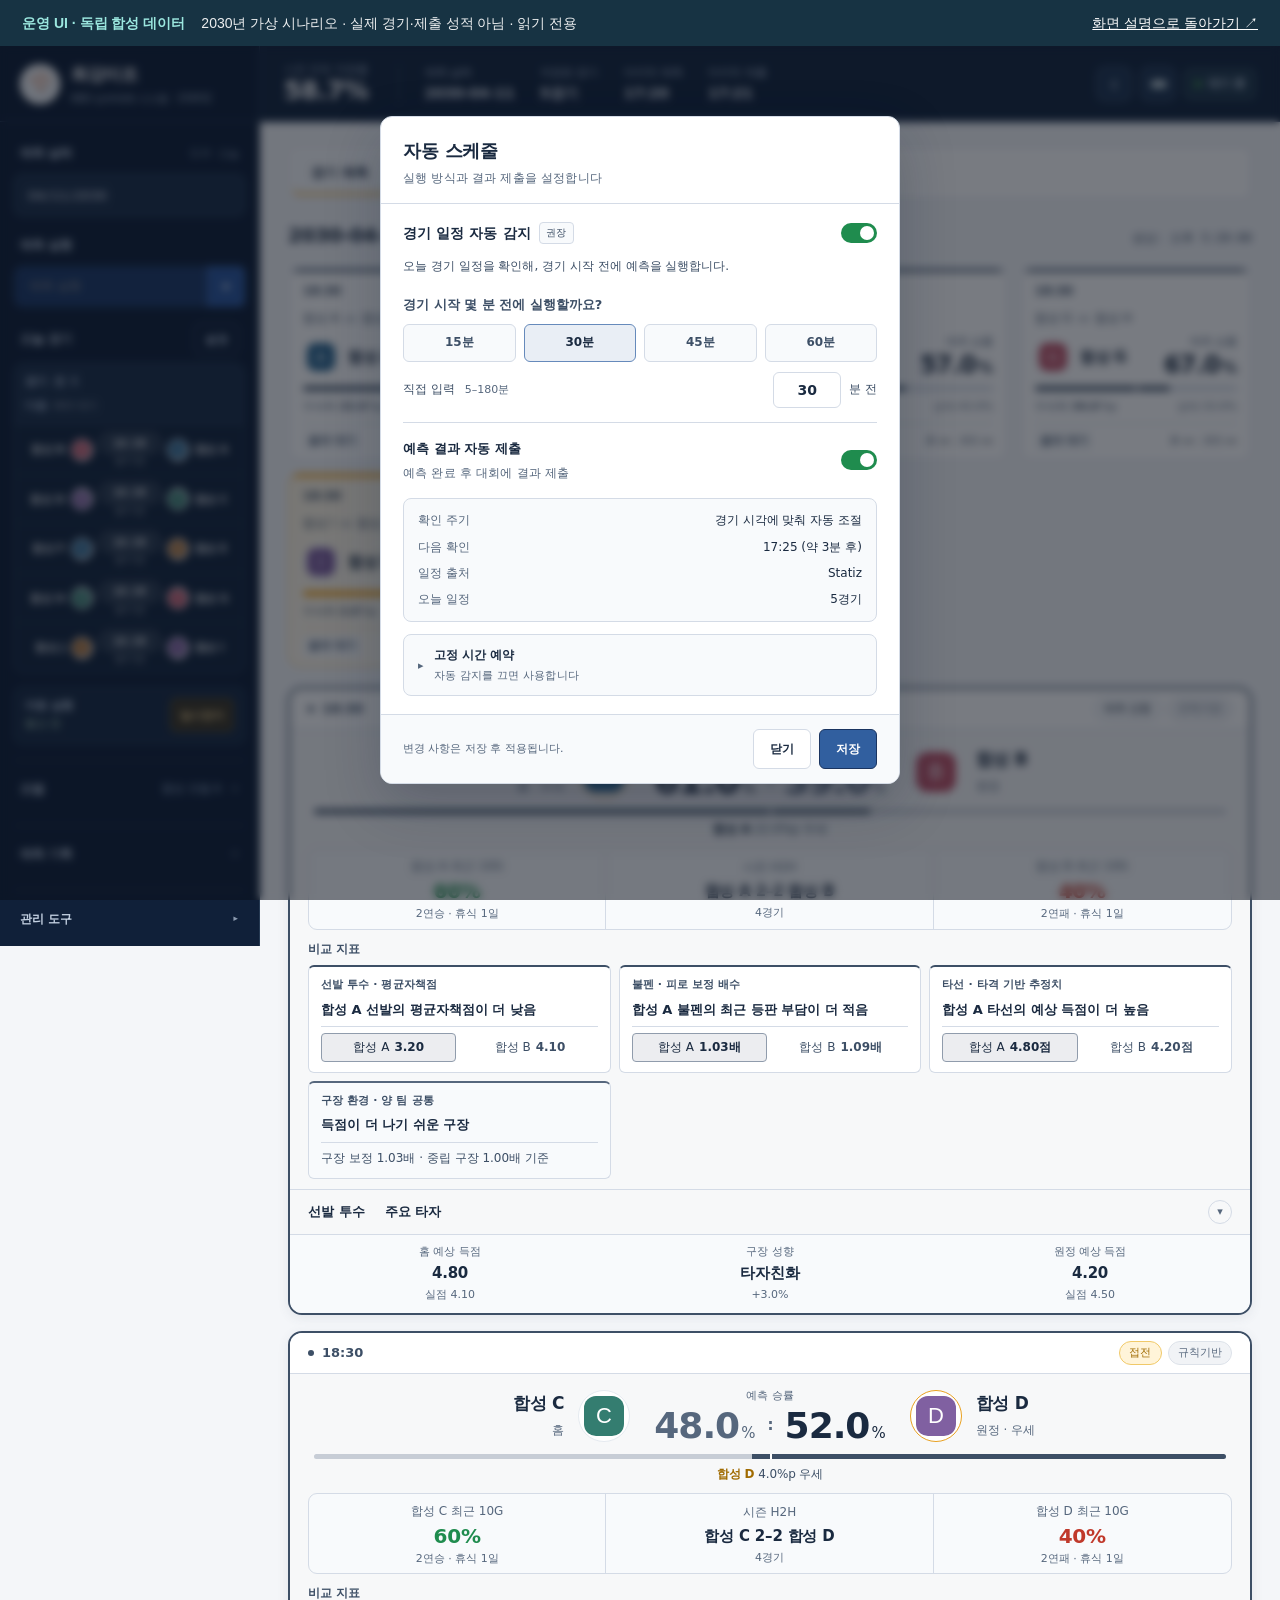
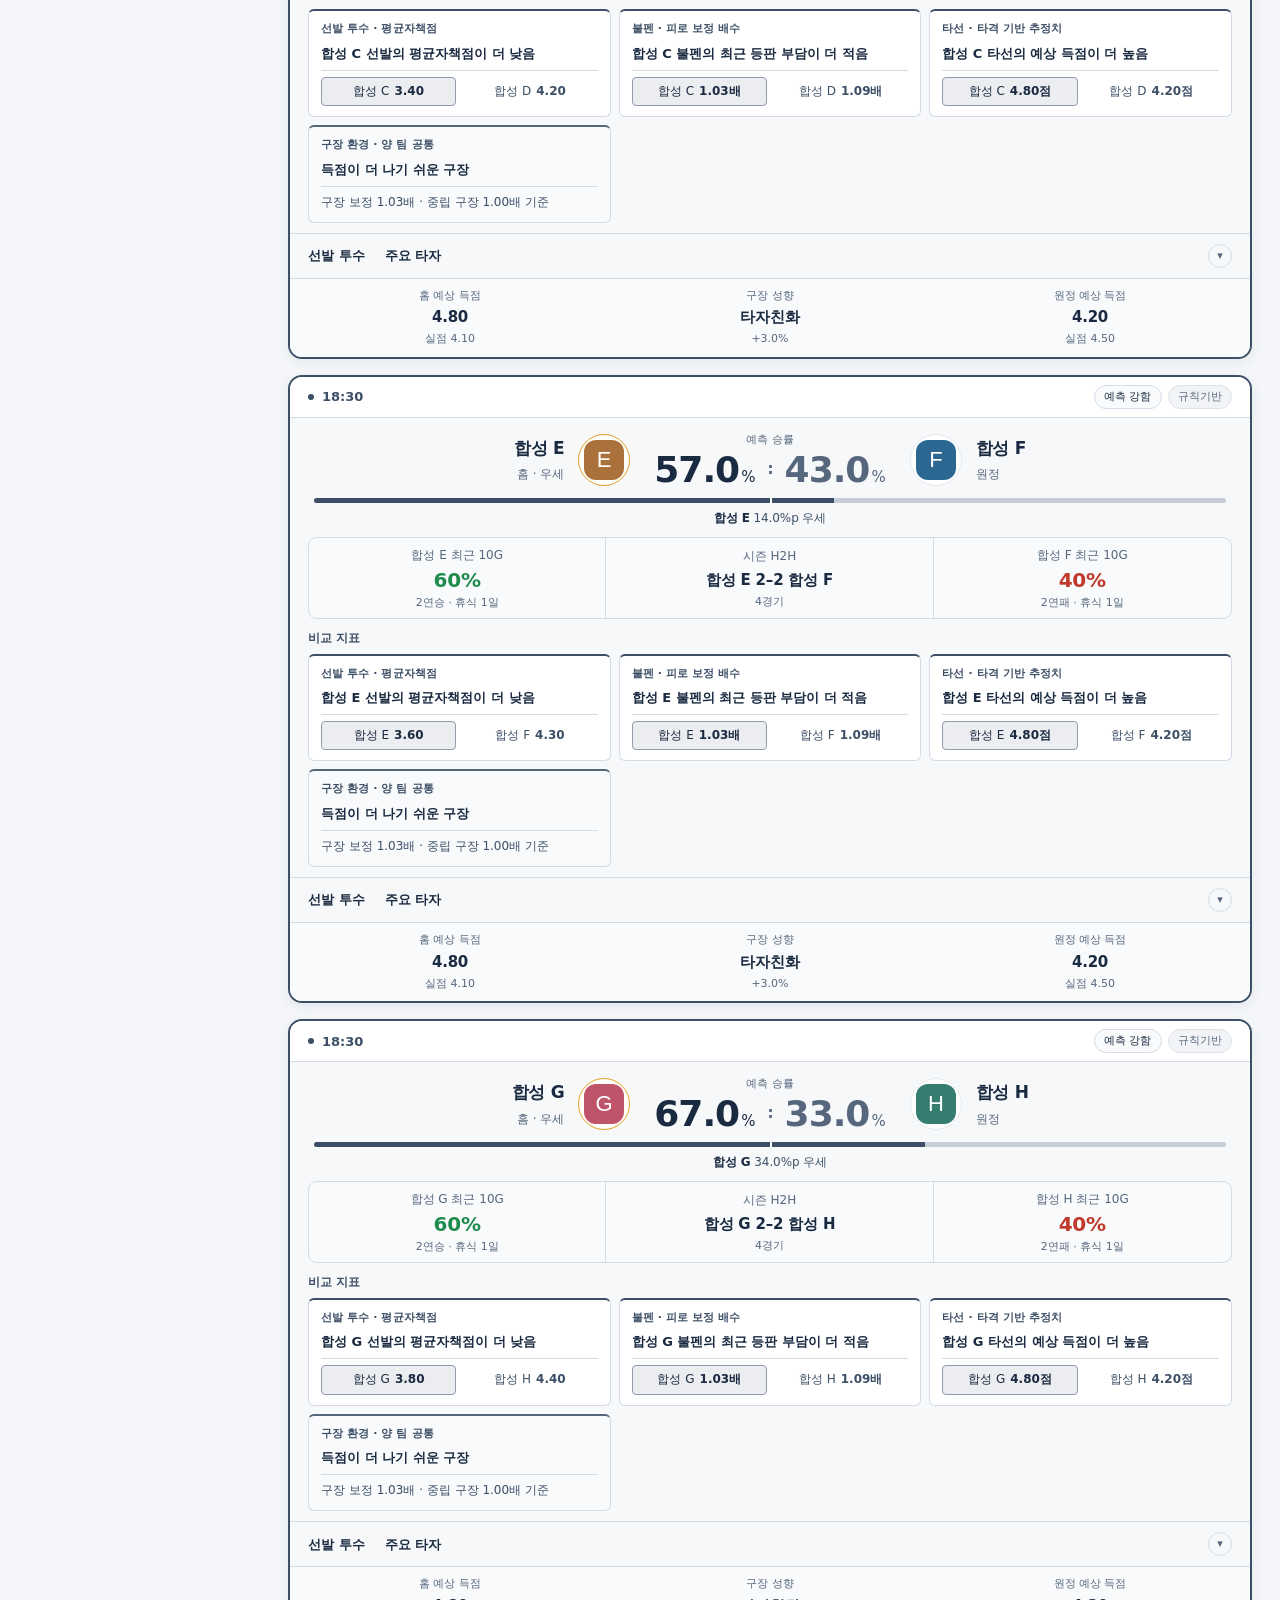
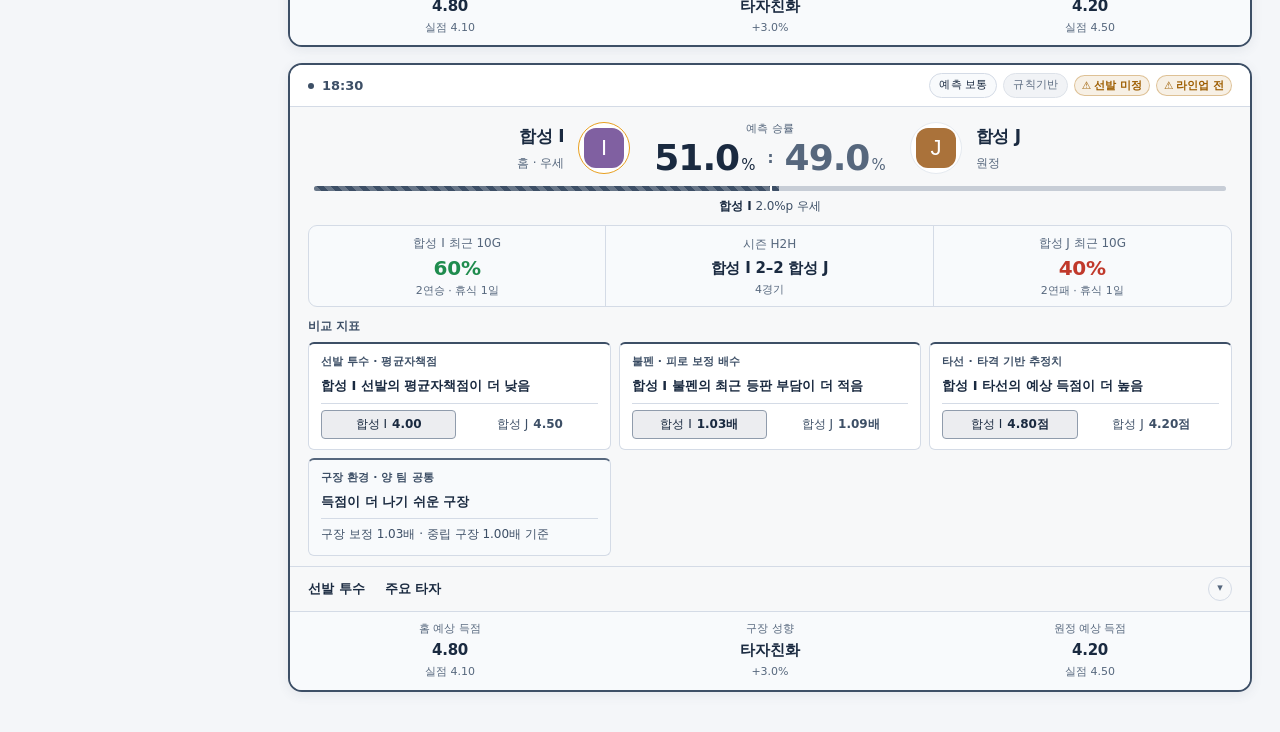
<file: docs/showcase/schedule.html>
<!DOCTYPE html>
<html lang="ko" style="--header-h: 76px; --header-bottom: 76px;" data-capture-ready="true" data-synthetic-data="true" data-render-errors="[]"><head><meta http-equiv="Content-Security-Policy" content="default-src 'none'; script-src 'none'; connect-src 'none'; style-src 'unsafe-inline'; img-src data:; font-src 'none'; form-action 'none'; base-uri 'none'; object-src 'none'"><meta name="description" content="실제 운영 UI에 독립 합성 데이터를 적용한 읽기 전용 정적 기록입니다.">
<meta charset="UTF-8">
<meta name="viewport" content="width=device-width, initial-scale=1.0, viewport-fit=cover">
<title>KBO 운영 UI 공개 기록 — 일정 설정</title>
<meta name="description" content="KBO 리그 경기 승부를 머신러닝과 규칙 기반 모델로 예측하는 대시보드">
<meta name="theme-color" content="#0d1f3c">
<meta name="color-scheme" content="light dark">
<!-- PWA -->

<meta name="apple-mobile-web-app-capable" content="yes">
<meta name="apple-mobile-web-app-status-bar-style" content="black-translucent">
<meta name="apple-mobile-web-app-title" content="최강이조">
<meta name="mobile-web-app-capable" content="yes">





<style>
:root {
  --navy-dark:  #0d1f3c;
  --navy:       #1a3460;
  --navy-light: #234b8a;
  --red:        #c0392b;
  --red-bright: #e74c3c;
  --bg-body:    #f4f6f9;
  --bg-card:    #ffffff;
  --bg-card2:   #f8fafc;
  --border:     #d4dbe6;   /* 카드 호흡 강화 — 흰배경에서 살짝 진해야 카드 경계 분명 */
  --text-dark:  #1a2a40;
  --text-mid:   #3d4f66;   /* AA 대비 상향 (was #4a5c72) */
  --text-light: #56677d;   /* 보조 텍스트도 충분히 읽히도록 대비 강화 */
  --text-faint: #6a7a90;   /* AA 4.5:1 대비 충족 (#f4f6f9 배경 기준) */
  --gold:       #e8a020;
  --gold-dark:  #a06500;
  --green:      #1f8c4e;
  --green-bg:   #27ae60;
  /* --gold 책임 분리: 토스트 강조 / 일시정지 dot / away 팀 색 */
  --c-warn-strong:  #d97706;
  --c-neutral-warm: #a09a8e;
  --c-coral:        #e57370;
  --c-coral-soft:   rgba(229,115,112,.12);
  --c-coral-strong: rgba(229,115,112,.24);

  /* 시맨틱 상태 — fg(텍스트) / bg(배경 alpha) / bd(보더) / solid(채움) 4역할 */
  --c-info-bg:     rgba(66,133,244,.10);
  --c-info-bd:     rgba(66,133,244,.28);
  --c-info-fg:     #2b5fbf;
  --c-info-solid:  #4285f4;
  --c-success-bg:  rgba(31,140,78,.10);
  --c-success-bd:  rgba(31,140,78,.28);
  --c-success-fg:  #1f8c4e;
  --c-success-solid: #27ae60;
  --c-warn-bg:     rgba(176,106,0,.10);
  --c-warn-bd:     rgba(176,106,0,.3);
  --c-warn-fg:     #9d5d00;
  --c-warn-fg-sm:  #7a4900;  /* 10–12px 작은 텍스트 전용 — AA 5:1+ */
  --c-warn-solid:  #d97706;
  --c-danger-bg:   rgba(192,57,43,.08);
  --c-danger-bd:   rgba(192,57,43,.3);
  --c-danger-fg:   #9c3023;
  --c-danger-solid: #c0392b;
  /* 데이터 강조(텍스트) — navy와 hex 동일하지만 의미 분리 → 리브랜딩 시 분리 가능 */
  --c-data-strong: #1a3460;

  /* 타이포그래피 스케일 — 5단계 + label + meta
     meta(10): 진짜 메타 한정 / xs(11): 라벨 / sm(13): 본문 / md(15): 강조 본문
     lg(18): 카드 제목 / xl(22): KPI 중 / 2xl(28): KPI 대
     ※ 한글 환경에서 10px는 영문 9px 수준 — meta 외엔 11px 이상 권장 */
  --fs-meta:  10px;
  --fs-label: 11px;   /* ← 10→11 상향 (한글 가독성) */
  --fs-xs:    11px;
  --fs-sm:    13px;
  --fs-md:    15px;
  --fs-lg:    18px;   /* 카드 제목 */
  --fs-xl:    22px;
  /* 호환 별칭 */
  --fs-base:  13px;   /* = sm */
  --fs-2xl:   28px;   /* = xl */
  --fs-hero:  28px;   /* hero 강등 (40 → 28) */

  /* 스페이싱 스케일 (4의 배수) — half-step은 사이드바·테이블 등 협소 영역만 */
  --sp-0\.5: 2px;
  --sp-1:  4px;
  --sp-1\.5: 6px;   /* 사이드바 협소 영역 한정 */
  --sp-2:  8px;
  --sp-2\.5: 10px;  /* 사이드바 협소 영역 한정 */
  --sp-3:  12px;
  --sp-4:  16px;
  --sp-5:  20px;
  --sp-6:  24px;
  --sp-7:  28px;
  --sp-8:  32px;
  --sp-10: 40px;
  --sp-12: 48px;

  /* 헤더 높이 — JS(syncHeaderHeight)에서 실측 후 갱신. 사이드바 drawer top 기준 */
  --header-h:   69px;

  /* 레이어 */
  --z-sticky:   10;
  --z-overlay:  50;
  --z-sidebar:  90;
  --z-header:   100;
  --z-floating: 500;
  --z-toast:    1000;
  --z-modal:    2000;

  /* 폰트 — 본문 한글: Noto Sans KR 로드 실패 시 시스템 한글 fallback */
  --font-body:  'Noto Sans KR','Apple SD Gothic Neo','Malgun Gothic','Segoe UI',system-ui,-apple-system,sans-serif;
  --font-num:   'JetBrains Mono','SF Mono','Consolas','Menlo','DejaVu Sans Mono',monospace;

  --shadow-xs:  0 1px 2px rgba(15,30,55,.06);
  --shadow-sm:  0 2px 6px rgba(15,30,55,.07), 0 1px 2px rgba(15,30,55,.04);
  --shadow-md:  0 6px 16px rgba(15,30,55,.10), 0 2px 4px rgba(15,30,55,.06);
  --shadow-lg:  0 12px 32px rgba(15,30,55,.16), 0 4px 8px rgba(15,30,55,.06);
  --shadow-xl:  0 20px 56px rgba(15,30,55,.24);
  /* Radius 5단계 — xs(badge) / sm(input·button·chip) / md(card) / lg(modal) / pill */
  --radius-xs:   4px;
  --radius-sm:   6px;
  --radius:      8px;
  --radius-md:   8px;
  --radius-lg:  12px;
  --radius-pill: 999px;

  /* Sidebar — 다크 컨텍스트 전용 4단계 alpha (12단계 미세 차이 → 4단계로 압축).
     row=surface-0 / hover·input=surface-1 / active·강조=surface-2 / 최대강조=surface-3 */
  --sb-surface-0: rgba(255,255,255,.05);
  --sb-surface-1: rgba(255,255,255,.08);
  --sb-surface-2: rgba(255,255,255,.14);
  --sb-surface-3: rgba(255,255,255,.22);
  --sb-bd-soft:   rgba(255,255,255,.08);
  --sb-bd:        rgba(255,255,255,.14);
  --sb-bd-strong: rgba(255,255,255,.22);

  /* ── KBO 팀 컬러 (다크 모드에서 일부 보정) ── */
  --tc-ssg:    #CE0E2D;
  --tc-lg:     #C30452;
  --tc-doosan: #13274B;
  --tc-kia:    #EA0029;
  --tc-samsung:#074CA1;
  --tc-hanwha: #F37321;
  --tc-kt:     #222222;
  --tc-nc:     #315288;
  --tc-lotte:  #041E42;
  --tc-kiwoom: #820024;
  /* 라이트모드용 좌측 4px 띠 전용 — 너무 어두운 팀(KT/두산/롯데/키움)은 식별 어려워 보정 */
  --tc-line-doosan: #3a5485;
  --tc-line-kt:     #5a5a5a;
  --tc-line-lotte:  #2a4a7a;
  --tc-line-kiwoom: #c0395a;
}
/* ── 다크 모드 토큰 오버라이드 ── */
:root[data-theme="dark"] {
  --bg-body:    #0a1422;
  --bg-card:    #13223d;
  --bg-card2:   #0f1b31;
  --border:     rgba(255,255,255,.10);
  --text-dark:  #e6ecf4;
  --text-mid:   #b4c1d4;
  --text-light: #9fb0c5;
  --text-faint: #7f91a8;
  --shadow-xs:  0 1px 2px rgba(0,0,0,.25);
  --shadow-sm:  0 2px 6px rgba(0,0,0,.35), 0 1px 2px rgba(0,0,0,.20);
  --shadow-md:  0 6px 16px rgba(0,0,0,.45), 0 2px 4px rgba(0,0,0,.25);
  --shadow-lg:  0 12px 32px rgba(0,0,0,.55), 0 4px 8px rgba(0,0,0,.30);
  --shadow-xl:  0 20px 56px rgba(0,0,0,.65);
  --c-info-bg:    rgba(96,165,250,.14);
  --c-info-bd:    rgba(96,165,250,.35);
  --c-info-fg:    #9ec5ff;
  --c-success-bg: rgba(74,222,128,.12);
  --c-success-bd: rgba(74,222,128,.35);
  --c-success-fg: #7ee0a8;
  --c-warn-bg:    rgba(251,191,36,.12);
  --c-warn-bd:    rgba(251,191,36,.35);

  /* 다크 배경(--bg-card #13223d)과 거의 같거나 너무 어두워 안 보이는 팀 컬러 보정.
     라이트 모드 hex와 충분히 구분되는 톤으로 끌어올림. WCAG 대비 ≥ 3.0 목표. */
  --tc-doosan: #6c8fc7;   /* navy → 밝은 sky-navy (배경과 분리) */
  --tc-kt:     #d0d0d0;   /* 검정 → 밝은 회색 */
  --tc-samsung:#5b9aff;   /* 진파 → 밝은 파랑 */
  --tc-nc:     #7fa0cc;   /* 회색파랑 → 밝게 */
  --tc-lotte:  #5a7bb8;   /* 매우 진한 navy → 밝은 navy */
  --tc-kiwoom: #d4374f;   /* 진자주 → 밝은 빨강 */
  --c-warn-fg:    #ffd180;
  --c-danger-bg:  rgba(248,113,113,.12);
  --c-danger-bd:  rgba(248,113,113,.40);
  --c-danger-fg:  #ff9a94;
  --c-warn-strong:  #fbbf24;
  --c-neutral-warm: #b8b3a8;
  --c-coral:        #ff8a86;
  --c-coral-soft:   rgba(255,138,134,.18);
  --c-coral-strong: rgba(255,138,134,.30);
}
/* 다크 모드: 좌측 4px 띠는 라이트 보정값(--tc-line) 무시하고 다크 토큰화된 --tc 사용 */
:root[data-theme="dark"] .pick-card,
:root[data-theme="dark"] .pick-summary{border-left-color:var(--tc,var(--navy));}

/* 다크 모드 hover border — 흰 alpha 톤으로 정리 (라이트의 navy-tint는 다크에서 안 보임) */
:root[data-theme="dark"] .game-card:hover,
:root[data-theme="dark"] .acc-stat:hover,
:root[data-theme="dark"] .mini-stat:hover,
:root[data-theme="dark"] .month-card:hover,
:root[data-theme="dark"] .model-compare-row:hover,
:root[data-theme="dark"] .dow-bar-row:hover,
:root[data-theme="dark"] .admin-flow-step:hover,
:root[data-theme="dark"] .dest-card:hover{border-color:rgba(255,255,255,.18);}
:root[data-theme="dark"] .form-card{background:var(--bg-card);border-color:rgba(255,255,255,.08);}
:root[data-theme="dark"] .month-card,
:root[data-theme="dark"] .model-compare-row,
:root[data-theme="dark"] .dow-bar-row{background:rgba(255,255,255,.03);border-color:rgba(255,255,255,.08);}
:root[data-theme="dark"] .team-acc-tbl tbody td{color:var(--text-dark);border-bottom-color:rgba(255,255,255,.08);}
:root[data-theme="dark"] .trk-acc-pct,
:root[data-theme="dark"] .dow-bar-pct,
:root[data-theme="dark"] .dow-bar-day,
:root[data-theme="dark"] .trk-team-name{color:var(--text-dark);}
:root[data-theme="dark"] .month-card .mc-month,
:root[data-theme="dark"] .month-card .mc-pct{color:var(--text-dark);}
:root[data-theme="dark"] .mc-pct-big{color:var(--text-dark);}
:root[data-theme="dark"] .mc-note{color:var(--text-dark);}
:root[data-theme="dark"] .foot-stat .fs-val{color:var(--text-dark);}
:root[data-theme="dark"] .acc-stat .as-value{color:var(--text-dark);}
:root[data-theme="dark"] .mini-stat-val{color:var(--text-dark);}
:root[data-theme="dark"] .chart-card-title,
:root[data-theme="dark"] .analysis-card-title{color:var(--text-dark);}
:root[data-theme="dark"] .pick-summary{background:linear-gradient(90deg,rgba(255,255,255,.03),var(--bg-card));}
:root[data-theme="dark"] .pick-summary .ps-title{color:var(--text-dark);}
:root[data-theme="dark"] .ts-side-pct{color:var(--text-mid);}
:root[data-theme="dark"] .tab{color:var(--text-mid);}
:root[data-theme="dark"] .tab:hover{color:#e6ecf4;background:rgba(255,255,255,.06);}
:root[data-theme="dark"] .tab.active,
:root[data-theme="dark"] .tab-menu-trigger.admin-has-active{color:#9ec5ff;border-bottom-color:#9ec5ff;background:linear-gradient(180deg,rgba(96,165,250,.18) 0%,rgba(96,165,250,.06) 100%);}
:root[data-theme="dark"] .tab-menu-item{color:var(--text-mid);}
:root[data-theme="dark"] .tab-menu-item:hover{background:rgba(255,255,255,.06);color:#e6ecf4;}
:root[data-theme="dark"] .tab-menu-item.active{background:rgba(96,165,250,.14);color:#9ec5ff;}
:root[data-theme="dark"] .game-card{border-color:rgba(255,255,255,.08);}
:root[data-theme="dark"] .team-col .team-logo-wrap{background:var(--bg-card);}
:root[data-theme="dark"] .team-col.is-winner .team-logo-wrap{background:#1b2c4a;}
:root[data-theme="dark"] .prob-split{background:rgba(255,255,255,.04);}
:root[data-theme="dark"] .prob-split-seg:not(.winner){background:#2a3a54;color:var(--text-dark);}
@supports (background:color-mix(in srgb,red 50%,blue)) {
  :root[data-theme="dark"] .prob-split-seg:not(.winner){background:color-mix(in srgb, var(--tc,#7d91a8) 35%, #1a2a42);}
}
:root[data-theme="dark"] .pitcher-name{color:#8eb8ff;}
:root[data-theme="dark"] .b-ops{color:#8eb8ff;}
:root[data-theme="dark"] .modal{background:#13223d;}
:root[data-theme="dark"] .modal-bd input{background:#0f1b31;color:var(--text-dark);}
:root[data-theme="dark"] .modal-ft{background:#0f1b31;}
:root[data-theme="dark"] .modal-bd{color:var(--text-mid);}
:root[data-theme="dark"] .modal-hd{color:var(--text-dark);}
:root[data-theme="dark"] .empty .empty-cta{background:var(--navy-light);}
:root[data-theme="dark"] .empty .empty-cta.secondary{background:var(--bg-card2);color:var(--text-dark);}
:root[data-theme="dark"] .empty .empty-cta.secondary:hover{background:rgba(255,255,255,.08);}
:root[data-theme="dark"] .acc-stat{background:var(--bg-card);}
:root[data-theme="dark"] .month-card,
:root[data-theme="dark"] .chart-card,
:root[data-theme="dark"] .acc-table-wrap,
:root[data-theme="dark"] .submit-wrap,
:root[data-theme="dark"] .model-compare-row{background:var(--bg-card);}
:root[data-theme="dark"] input[type="date"],
:root[data-theme="dark"] input[type="time"],
:root[data-theme="dark"] main input[type="number"],
:root[data-theme="dark"] main select,
:root[data-theme="dark"] #sched-modal input[type="number"]{background:var(--bg-card2);color:var(--text-dark);border-color:var(--border);}
:root[data-theme="dark"] input[type=date]::-webkit-calendar-picker-indicator{filter:invert(.85);}
:root[data-theme="dark"] .range-chip{background:var(--bg-card);color:var(--text-mid);}
:root[data-theme="dark"] .range-chip:hover{color:var(--text-dark);}
:root[data-theme="dark"] .range-chip.active{background:var(--navy-light);}
:root[data-theme="dark"] .form-chip,
:root[data-theme="dark"] .form-h2h,
:root[data-theme="dark"] .pitcher-box,
:root[data-theme="dark"] .batter-row,
:root[data-theme="dark"] .card-footer{background:var(--bg-card2);}
/* 다크 모드 폼/H2H 카드 텍스트 가독성 — h2h-val이 var(--navy)라 다크 배경에 묻힘 (2026-05-17 fix) */
:root[data-theme="dark"] .form-h2h .h2h-val{color:#dde6f5;}
:root[data-theme="dark"] .form-h2h .h2h-lbl{color:#f3d77e;}
:root[data-theme="dark"] .form-chip .fc-lbl{color:#a8b8d0;}
:root[data-theme="dark"] .form-h2h .h2h-sub,
:root[data-theme="dark"] .form-chip .fc-sub{color:#9eaec5;}
:root[data-theme="dark"] .form-h2h.no-data .h2h-val{color:#8a97ad;}
:root[data-theme="dark"] .form-h2h.no-data .h2h-lbl{color:#7f91a8;}
:root[data-theme="dark"] .form-chip .fc-val{color:#e6ecf4;}
:root[data-theme="dark"] .form-chip,
:root[data-theme="dark"] .form-h2h{border-color:rgba(255,255,255,.08);}
/* v4 카드 다크 override */
:root[data-theme="dark"] .game-card{background:var(--bg-card);border-color:rgba(255,255,255,.08);}
:root[data-theme="dark"] .game-card:hover{box-shadow:0 8px 28px rgba(0,0,0,.35);}
:root[data-theme="dark"] .card-gametime{color:#e6ecf4;}
:root[data-theme="dark"] .card-gametime::before{box-shadow:0 0 0 3px var(--bg-card),0 0 0 4px rgba(255,255,255,.08);}
:root[data-theme="dark"] .cbadge-ml  {background:rgba(96,165,250,.16);color:#9ec5ff;border-color:rgba(96,165,250,.32);}
:root[data-theme="dark"] .cbadge-rule{background:rgba(255,255,255,.06);color:#a8b8d0;border-color:rgba(255,255,255,.10);}
:root[data-theme="dark"] .cbadge-conf{background:rgba(255,255,255,.06);color:#e6ecf4;border-color:rgba(255,255,255,.14);}
:root[data-theme="dark"] .cbadge-coin{background:rgba(232,160,32,.22);color:#ffd07d;border-color:rgba(232,160,32,.42);}
:root[data-theme="dark"] .pick-summary{border-bottom-color:rgba(255,255,255,.08);}
:root[data-theme="dark"] .pick-summary .ps-title{color:#b4c1d4;}
:root[data-theme="dark"] .pick-summary .ps-meta{color:#9fb0c5;}
:root[data-theme="dark"] .team-col .team-logo-wrap{background:#1b2c4a;border-color:rgba(255,255,255,.12);}
:root[data-theme="dark"] .team-col.is-winner .team-logo-wrap{background:#2a3a54;}
:root[data-theme="dark"] .vs-edge-label{background:rgba(255,255,255,.05);border-color:rgba(255,255,255,.10);color:#a8b8d0;}
:root[data-theme="dark"] .prob-split-wrap{border-top-color:rgba(255,255,255,.08);}
:root[data-theme="dark"] .form-row{border-top-color:rgba(255,255,255,.08);}
:root[data-theme="dark"] .form-dots span{background:rgba(255,255,255,.10);}
:root[data-theme="dark"] .pick-summary{background:linear-gradient(90deg,rgba(15,27,49,.96),var(--bg-card));}
:root[data-theme="dark"] .spark-line{stroke:#7fa8e6;}
:root[data-theme="dark"] .dow-heat-cell.empty{background:rgba(255,255,255,.08);color:var(--text-mid);}
:root[data-theme="dark"] .theme-toggle{background:rgba(255,255,255,.12);border-color:rgba(255,255,255,.25);}
:root[data-theme="dark"] .theme-toggle:hover{background:rgba(255,255,255,.22);}
:root[data-theme="dark"] input[type=date]::-webkit-calendar-picker-indicator,
:root[data-theme="dark"] input[type=time]::-webkit-calendar-picker-indicator{filter:invert(.85);}
:root[data-theme="dark"] :focus-visible{outline-color:#60b8f5;}
:root[data-theme="dark"] .sidebar :focus-visible{outline-color:var(--navy-light);}
/* ── auto: prefers-color-scheme 시스템 설정 시 자동 다크 (JS가 data-theme 주입하지 않았을 때만 적용) ── */
@media (prefers-color-scheme: dark) {
  :root:not([data-theme]) {
    --bg-body:    #0a1422;
    --bg-card:    #13223d;
    --bg-card2:   #0f1b31;
    --border:     rgba(255,255,255,.10);
    --text-dark:  #e6ecf4;
    --text-mid:   #b4c1d4;
    --text-light: #9fb0c5;
    --text-faint: #7f91a8;
  }
}
/* 테마 토글 버튼 */
.theme-toggle{background:rgba(255,255,255,.08);border:1px solid rgba(255,255,255,.18);color:rgba(255,255,255,.85);width:32px;height:32px;border-radius:6px;cursor:pointer;font-size:14px;margin-right:10px;display:inline-flex;align-items:center;justify-content:center;transition:all .15s;}
.theme-toggle:hover{background:rgba(255,255,255,.18);color:#fff;}
*,*::before,*::after{box-sizing:border-box;margin:0;padding:0;}
body{font-family:var(--font-body);background:var(--bg-body);color:var(--text-dark);min-height:100vh;font-size:var(--fs-md);-webkit-font-smoothing:antialiased;-moz-osx-font-smoothing:grayscale;}
/* 유니코드 심볼/이모지용 폰트 클래스 — Noto Sans KR에 없는 글리프 두부상자 방지 */
.emoji,.ui-sym{font-family:'Segoe UI Symbol','Segoe UI Emoji','Apple Color Emoji','Noto Color Emoji','Apple Symbols','Noto Sans Symbols 2','Noto Sans Symbols','sans-serif';font-style:normal;font-weight:normal;line-height:1;}

/* ── 헤더 ── */
header{background:linear-gradient(135deg,var(--navy-dark) 0%,var(--navy) 60%,var(--navy-light) 100%);color:white;padding:0 28px;display:flex;align-items:stretch;box-shadow:0 2px 12px rgba(0,0,0,.25);position:sticky;top:0;z-index:var(--z-header);}
.header-brand{display:flex;align-items:center;gap:14px;padding:14px 24px 14px 0;border-right:1px solid rgba(255,255,255,.15);margin-right:24px;}
.brand-mark{width:44px;height:44px;background:#fff;border-radius:50%;display:flex;align-items:center;justify-content:center;font-size:24px;box-shadow:0 2px 8px rgba(0,0,0,.20), 0 0 0 1px rgba(255,255,255,.18);flex-shrink:0;overflow:hidden;}
.brand-text .team-name{font-size:17px;font-weight:800;letter-spacing:-.2px;}
.brand-text .sub-name{font-size:10px;opacity:.78;letter-spacing:.4px;text-transform:uppercase;margin-top:2px;font-weight:600;}
.header-stats{display:flex;align-items:center;gap:24px;flex:1;flex-wrap:wrap;}
.hstat{display:flex;flex-direction:column;gap:2px;line-height:1.2;}
.hstat .hl{font-size:11px;opacity:.72;letter-spacing:.4px;font-weight:600;text-transform:none;color:rgba(255,255,255,.78);}
.hstat .hv{font-family:var(--font-num);font-size:14px;font-weight:700;color:#fff;letter-spacing:-.2px;font-variant-numeric:tabular-nums;}
/* 헤더(짙은 네이비 그라디언트) 위에 올라가므로 라이트/다크 모두 밝은 톤 사용 */
.hstat.primary{padding:8px 18px;border-radius:10px;background:linear-gradient(135deg,rgba(255,255,255,.14),rgba(255,255,255,.06));border:1px solid rgba(255,255,255,.24);display:flex;flex-direction:column;line-height:1;align-items:flex-start;box-shadow:inset 0 1px 0 rgba(255,255,255,.08), 0 1px 4px rgba(0,0,0,.12);}
.hstat.primary .hl{opacity:.85;color:#cfe0ff;margin-bottom:3px;}
.hstat.primary .hv-wrap{display:flex;align-items:baseline;gap:6px;}
.hstat.primary .hv{font-size:22px;color:#fff;font-weight:800;letter-spacing:-.5px;}
.hstat.primary .hv-trend{font-family:var(--font-num);font-size:var(--fs-sm);font-weight:700;color:rgba(255,255,255,.78);}
.hstat.primary .hv-trend.up{color:#7ee0a8;}
.hstat.primary .hv-trend.down{color:#ff9a94;}
/* 다크 모드도 헤더 배경은 동일하므로 별도 오버라이드 불필요 */
.header-right{margin-left:auto;display:flex;align-items:center;}
.status-pill{display:flex;align-items:center;gap:7px;padding:5px 13px;border-radius:20px;font-size:12px;font-weight:600;background:rgba(255,255,255,.12);border:1px solid rgba(255,255,255,.2);transition:all .3s;}
.status-pill.running{background:rgba(232,160,32,.15);border-color:var(--gold);color:var(--gold);}
.status-pill.error{background:rgba(192,57,43,.2);border-color:var(--red-bright);color:#ff8a80;}
.dot{width:6px;height:6px;border-radius:50%;background:#4caf50;flex-shrink:0;}
.dot.yellow{background:var(--c-neutral-warm);animation:blink .9s ease-in-out infinite;}
.dot.red{background:var(--red-bright);}
@keyframes blink{0%,100%{opacity:1}50%{opacity:.3}}

/* ── 레이아웃 ── */
.layout{display:grid;grid-template-columns:260px 1fr;min-height:calc(100vh - 69px);}

/* ── 사이드바 ── */
.sidebar{background:var(--navy-dark);color:white;padding:20px 14px;display:flex;flex-direction:column;gap:18px;border-right:3px solid var(--navy-light);overflow-y:auto;}
.sb-section{display:flex;flex-direction:column;gap:8px;}
.sb-title{font-size:var(--fs-label);letter-spacing:.6px;text-transform:uppercase;color:rgba(255,255,255,.65);font-weight:700;padding:0 6px;display:flex;align-items:center;gap:8px;}
.sb-title::after{content:'';flex:1;height:1px;background:rgba(255,255,255,.08);}
.sb-title-extra{text-transform:none;letter-spacing:0;color:rgba(255,255,255,.95);font-weight:700;font-size:12px;}

/* 접이식 사이드바 섹션 */
details.sb-section{padding:0;}
details.sb-section > summary{cursor:pointer;list-style:none;outline:none;}
details.sb-section > summary::-webkit-details-marker{display:none;}
details.sb-section > summary.sb-title::before{content:'▾';font-size:9px;opacity:.7;transition:transform .15s;margin-right:2px;letter-spacing:0;}
details.sb-section:not([open]) > summary.sb-title::before{transform:rotate(-90deg);}
details.sb-section > .sb-section-body{display:flex;flex-direction:column;gap:8px;margin-top:8px;}
.sb-section-tools{margin-top:auto;}
.sb-btn.sb-btn-center{justify-content:center;}
.hist-item.hist-item-static{cursor:default;}

/* 폼 카드 (수기 등록 등) */
.form-card{background:var(--bg-card);border:1px solid var(--border);border-radius:var(--radius);padding:var(--sp-5);margin-bottom:var(--sp-4);box-shadow:var(--shadow-sm);}
.form-card__header{display:flex;align-items:center;justify-content:space-between;gap:var(--sp-3);margin-bottom:var(--sp-4);padding-bottom:var(--sp-3);border-bottom:1px solid var(--border);}
.form-card__title{font-size:var(--fs-md);font-weight:700;color:var(--text-dark);}
.form-card__hint{font-size:var(--fs-sm);color:var(--text-mid);}
.form-card__row{display:grid;grid-template-columns:auto minmax(160px,1fr) auto auto;gap:var(--sp-3);align-items:center;margin-bottom:var(--sp-4);}
.form-card__cols-header{display:grid;grid-template-columns:1fr 1fr 140px 110px 32px;gap:8px;margin-bottom:6px;padding:0 4px;}
.form-card__col-lbl{font-size:var(--fs-xs);color:var(--text-mid);font-weight:700;letter-spacing:.2px;}
.form-card__games{display:flex;flex-direction:column;gap:8px;}
.form-card__status{font-size:var(--fs-sm);margin-top:var(--sp-3);color:var(--text-mid);min-height:18px;}
.fc-input,
.fc-select{
  padding:0 12px;min-height:38px;border:1px solid var(--border);border-radius:6px;
  font-size:var(--fs-sm);outline:none;font-family:var(--font-body);
  color:var(--text-dark);background:var(--bg-card);width:100%;
  -webkit-appearance:auto;
  color-scheme:light dark;
  transition:border-color .15s, box-shadow .15s;
}
.fc-input::placeholder{color:var(--text-light);opacity:.85;}
/* input[type=date] / time 의 연·월·일·시·분 텍스트는 shadow DOM이라 별도 지정 필요 */
.fc-input[type="date"],
.fc-input[type="time"]{color:var(--text-dark);}
.fc-input[type="date"]::-webkit-datetime-edit,
.fc-input[type="time"]::-webkit-datetime-edit{color:var(--text-dark);padding:0;}
.fc-input[type="date"]::-webkit-datetime-edit-fields-wrapper,
.fc-input[type="time"]::-webkit-datetime-edit-fields-wrapper{color:var(--text-dark);}
.fc-input[type="date"]::-webkit-datetime-edit-text,
.fc-input[type="time"]::-webkit-datetime-edit-text{color:var(--text-mid);padding:0 2px;}
.fc-input[type="date"]::-webkit-datetime-edit-year-field,
.fc-input[type="date"]::-webkit-datetime-edit-month-field,
.fc-input[type="date"]::-webkit-datetime-edit-day-field,
.fc-input[type="time"]::-webkit-datetime-edit-hour-field,
.fc-input[type="time"]::-webkit-datetime-edit-minute-field{color:var(--text-dark);font-variant-numeric:tabular-nums;}
.fc-input[type="date"]::-webkit-datetime-edit-year-field:focus,
.fc-input[type="date"]::-webkit-datetime-edit-month-field:focus,
.fc-input[type="date"]::-webkit-datetime-edit-day-field:focus,
.fc-input[type="time"]::-webkit-datetime-edit-hour-field:focus,
.fc-input[type="time"]::-webkit-datetime-edit-minute-field:focus{background:var(--navy-light);color:#fff;outline:none;border-radius:2px;}
.fc-input[type="date"]::-webkit-calendar-picker-indicator,
.fc-input[type="time"]::-webkit-calendar-picker-indicator{cursor:pointer;opacity:.7;transition:opacity .15s;}
.fc-input[type="date"]::-webkit-calendar-picker-indicator:hover,
.fc-input[type="time"]::-webkit-calendar-picker-indicator:hover{opacity:1;}
:root[data-theme="dark"] .fc-input[type="date"],
:root[data-theme="dark"] .fc-input[type="time"],
:root[data-theme="dark"] .fc-input[type="date"]::-webkit-datetime-edit,
:root[data-theme="dark"] .fc-input[type="time"]::-webkit-datetime-edit,
:root[data-theme="dark"] .fc-input[type="date"]::-webkit-datetime-edit-fields-wrapper,
:root[data-theme="dark"] .fc-input[type="time"]::-webkit-datetime-edit-fields-wrapper,
:root[data-theme="dark"] .fc-input[type="date"]::-webkit-datetime-edit-year-field,
:root[data-theme="dark"] .fc-input[type="date"]::-webkit-datetime-edit-month-field,
:root[data-theme="dark"] .fc-input[type="date"]::-webkit-datetime-edit-day-field,
:root[data-theme="dark"] .fc-input[type="time"]::-webkit-datetime-edit-hour-field,
:root[data-theme="dark"] .fc-input[type="time"]::-webkit-datetime-edit-minute-field{color:#e6ecf4;}
:root[data-theme="dark"] .fc-input[type="date"]::-webkit-datetime-edit-text,
:root[data-theme="dark"] .fc-input[type="time"]::-webkit-datetime-edit-text{color:var(--text-light);}
:root[data-theme="dark"] .fc-input[type="date"]::-webkit-calendar-picker-indicator,
:root[data-theme="dark"] .fc-input[type="time"]::-webkit-calendar-picker-indicator{filter:invert(.85) brightness(1.2);}
.fc-input.compact,
.fc-select.compact{padding:0 10px;min-height:32px;font-size:var(--fs-sm);}
.fc-input:focus,
.fc-select:focus{border-color:var(--navy-light);box-shadow:0 0 0 3px rgba(35,75,138,.18);}
.fc-input:hover:not(:focus),
.fc-select:hover:not(:focus){border-color:var(--text-mid);}
.fc-btn{padding:9px 16px;min-height:38px;border-radius:6px;font-size:var(--fs-sm);font-weight:600;cursor:pointer;white-space:nowrap;font-family:inherit;transition:background-color .15s, border-color .15s;}
.fc-btn.secondary{background:var(--bg-card2);border:1px solid var(--border);color:var(--text-dark);}
.fc-btn.secondary:hover{background:var(--bg-body);border-color:var(--text-mid);}
.fc-btn.primary{background:var(--navy);color:#fff;border:1px solid var(--navy);font-weight:700;}
.fc-btn.primary:hover{background:var(--navy-light);border-color:var(--navy-light);}
.fc-icon-btn{background:none;border:1px solid transparent;border-radius:6px;color:var(--text-mid);cursor:pointer;font-size:16px;width:32px;height:32px;display:inline-flex;align-items:center;justify-content:center;line-height:1;transition:background .12s,color .12s,border-color .12s;}
.fc-icon-btn:hover{color:var(--red);background:rgba(192,57,43,.08);border-color:rgba(192,57,43,.25);}

/* ─── 통합 버튼 시스템 (.btn + 사이즈/변형 modifier) — 신규 코드용
   기존 .fc-btn / .sb-btn 등은 유지. 새 컴포넌트는 이 시스템 사용 권장.
   매트릭스: size(sm/md/lg) × variant(primary/secondary/ghost/danger)
   참고: 다크 컨텍스트는 [data-context="dark"] 부모로 분기 ─── */
.btn{display:inline-flex;align-items:center;justify-content:center;gap:var(--sp-2);
  font-family:var(--font-body);font-weight:700;
  border:1px solid transparent;border-radius:var(--radius-sm);
  cursor:pointer;white-space:nowrap;line-height:1;
  transition:background-color .15s,border-color .15s,box-shadow .15s,color .15s;}
.btn:focus-visible{outline:2px solid var(--navy-light);outline-offset:2px;}
.btn[disabled]{opacity:.55;cursor:not-allowed;pointer-events:none;}
.btn--sm{height:28px;padding:0 var(--sp-3);font-size:var(--fs-xs);}
.btn--md{height:36px;padding:0 var(--sp-4);font-size:var(--fs-sm);}
.btn--lg{height:44px;padding:0 var(--sp-5);font-size:var(--fs-sm);}
.btn--primary{background:var(--navy);color:#fff;border-color:var(--navy);}
.btn--primary:hover{background:var(--navy-light);border-color:var(--navy-light);}
.btn--secondary{background:var(--bg-card2);color:var(--text-dark);border-color:var(--border);}
.btn--secondary:hover{background:var(--bg-body);border-color:var(--text-mid);}
.btn--ghost{background:transparent;color:var(--text-mid);}
.btn--ghost:hover{background:rgba(0,0,0,.04);color:var(--text-dark);}
.btn--danger{background:var(--c-danger-solid);color:#fff;border-color:var(--c-danger-solid);}
.btn--danger:hover{background:var(--red-bright);border-color:var(--red-bright);}
[data-context="dark"] .btn--secondary{background:rgba(255,255,255,.08);color:#fff;border-color:rgba(255,255,255,.14);}
[data-context="dark"] .btn--secondary:hover{background:rgba(255,255,255,.14);border-color:rgba(255,255,255,.22);}
[data-context="dark"] .btn--ghost{color:rgba(255,255,255,.85);}
[data-context="dark"] .btn--ghost:hover{background:rgba(255,255,255,.08);color:#fff;}
:root[data-theme="dark"] .btn--primary{background:#2a5ba4;border-color:#2a5ba4;}
:root[data-theme="dark"] .btn--primary:hover{background:#3a6cb6;border-color:#3a6cb6;}
:root[data-theme="dark"] .fc-input,
:root[data-theme="dark"] .fc-select{background:var(--bg-card2);border-color:rgba(255,255,255,.12);color:var(--text-dark);}
:root[data-theme="dark"] .fc-input:focus,
:root[data-theme="dark"] .fc-select:focus{border-color:#9ec5ff;box-shadow:0 0 0 3px rgba(96,165,250,.22);}
:root[data-theme="dark"] .fc-input::placeholder{color:var(--text-faint);}
:root[data-theme="dark"] .fc-btn.secondary{background:rgba(255,255,255,.05);border-color:rgba(255,255,255,.12);color:var(--text-dark);}
:root[data-theme="dark"] .fc-btn.secondary:hover{background:rgba(255,255,255,.10);border-color:rgba(255,255,255,.22);}
:root[data-theme="dark"] .fc-btn.primary{background:#2a5ba4;border-color:#2a5ba4;}
:root[data-theme="dark"] .fc-btn.primary:hover{background:#3a6cb6;border-color:#3a6cb6;}
@media (max-width:640px){
  .form-card__row{grid-template-columns:1fr 1fr;}
  .form-card__row > .fc-btn{grid-column:auto;}
  .form-card__cols-header{display:none;}
}

/* 업로드 카드 */
.upload-card{background:var(--bg-card);border:1px solid var(--border);border-radius:var(--radius);padding:var(--sp-4) var(--sp-5);box-shadow:var(--shadow-sm);}
.upload-card__title{font-size:var(--fs-md);font-weight:700;color:var(--text-dark);margin-bottom:var(--sp-3);}
.upload-card__body{display:flex;flex-direction:column;gap:10px;}
.upload-card__row{display:flex;gap:10px;align-items:center;}
.upload-card__file{flex:1;padding:8px;border:1px solid var(--border);border-radius:6px;font-size:var(--fs-sm);cursor:pointer;background:var(--bg-body);color:var(--text-dark);}
.upload-card__status{font-size:var(--fs-sm);color:var(--text-light);}

/* 모델 이름 관리 행 */
.history-row{padding:10px 12px;background:var(--bg-card2);border:1px solid var(--border);border-radius:6px;}
.history-row__meta{font-size:var(--fs-label);color:var(--text-light);margin-bottom:var(--sp-1);font-family:var(--font-num);}
.history-row__active-badge{background:var(--red);color:#fff;font-size:9px;padding:1px 5px;border-radius:2px;margin-left:4px;}
.history-row__name{display:flex;align-items:center;gap:var(--sp-2);}
.history-row__name-text{font-size:var(--fs-base);font-weight:700;color:var(--text-dark);flex:1;}
.history-row__edit-btn{background:none;border:1px solid var(--border);border-radius:4px;color:var(--text-mid);cursor:pointer;font-size:var(--fs-xs);padding:3px 8px;font-family:inherit;}
.history-row__edit-btn:hover{background:rgba(0,0,0,.04);}
.history-edit{display:none;margin-top:var(--sp-2);}
.history-edit.is-open{display:block;}
.history-edit__row{display:flex;gap:6px;}
.history-edit__input{flex:1;padding:6px 9px;border:1px solid var(--border);border-radius:5px;font-size:var(--fs-sm);outline:none;font-family:var(--font-body);background:var(--bg-body);color:var(--text-dark);}
.history-edit__save{padding:6px 12px;background:var(--navy);color:#fff;border:none;border-radius:5px;font-size:var(--fs-xs);font-weight:700;cursor:pointer;font-family:inherit;}
.history-edit__cancel{padding:6px 9px;background:var(--bg-card);border:1px solid var(--border);border-radius:5px;font-size:var(--fs-xs);cursor:pointer;color:var(--text-dark);font-family:inherit;}
.history-empty{color:var(--text-light);font-size:var(--fs-base);}

/* 정확도 모델 비교 셀 / 빈 행 */
.acc-empty-cell{text-align:center;padding:var(--sp-10);color:var(--text-light);}
.acc-compare-cell{padding:var(--sp-2) var(--sp-3);text-align:center;font-family:var(--font-num);font-size:var(--fs-base);}
.acc-compare-cell.is-best{background:var(--c-success-bg);color:var(--c-success-fg);font-weight:700;}
.acc-compare-cell.is-low{color:var(--text-light);}
/* mc-info는 .mc-info 메인 정의(아래)에서 grid 자동 배치 — 1번째 컬럼 */
.mc-best-tag{background:var(--gold);color:#1a1a1a;font-size:9px;font-weight:800;padding:1px 5px;border-radius:3px;margin-left:4px;letter-spacing:.2px;}
.mc-empty{text-align:center;padding:20px;color:var(--text-light);font-size:var(--fs-base);}
input[type=date],input[type=number]{width:100%;background:rgba(255,255,255,.08);border:1px solid rgba(255,255,255,.15);color:white;padding:9px 12px;border-radius:6px;font-family:var(--font-num);font-size:13px;outline:none;transition:border-color .2s;}
input[type=date]:focus,input[type=number]:focus{border-color:rgba(255,255,255,.5);}
input[type=date]::-webkit-calendar-picker-indicator{filter:invert(1) opacity(.5);}
/* 스케줄 입력 포커스 중 배경 강조 */
input[type=number]:focus{background:rgba(255,255,255,.15);}
.sb-btn{display:flex;align-items:center;gap:8px;width:100%;padding:11px 14px;min-height:44px;border:1px solid transparent;border-radius:8px;font-family:var(--font-body);font-size:var(--fs-base);font-weight:700;cursor:pointer;transition:background-color .15s,border-color .15s,transform .05s,box-shadow .15s,color .15s;text-align:left;letter-spacing:-.1px;}
.sb-btn:active{transform:translateY(1px) scale(.99);}
.sb-btn:disabled{opacity:.35;cursor:not-allowed;pointer-events:none;transform:none;}
.sb-btn:focus-visible{outline:2px solid var(--gold);outline-offset:2px;}
.sb-btn.primary{background:linear-gradient(180deg,#2a5ba4,var(--navy));color:white;border-color:rgba(255,255,255,.10);box-shadow:0 2px 6px rgba(15,30,55,.30), inset 0 1px 0 rgba(255,255,255,.12);}
.sb-btn.primary:hover{background:linear-gradient(180deg,#3a6cb6,#2a5ba4);box-shadow:0 4px 10px rgba(15,30,55,.40), inset 0 1px 0 rgba(255,255,255,.14);}
.sb-btn.secondary{background:var(--sb-surface-0);color:rgba(255,255,255,.88);border-color:var(--sb-bd-soft);}
.sb-btn.secondary:hover{background:var(--sb-surface-1);border-color:var(--sb-bd);color:#fff;}
.sb-btn.warning{background:rgba(232,160,32,.14);color:var(--gold);border-color:rgba(232,160,32,.30);}
.sb-btn.warning:hover{background:rgba(232,160,32,.22);border-color:rgba(232,160,32,.42);}
/* 보조 링크형 버튼 — primary 하단 */
.sb-btn-link{background:none;border:none;color:rgba(255,255,255,.58);font-size:11px;font-weight:500;padding:6px 8px;min-height:28px;margin-top:2px;cursor:pointer;text-align:left;font-family:inherit;transition:color .15s;align-self:flex-start;}
.sb-btn-link:hover{color:white;}
/* 고급 섹션 (접기) */
.sb-advanced{margin-top:4px;}
.sb-advanced summary{font-size:10px;letter-spacing:.5px;text-transform:uppercase;color:rgba(255,255,255,.5);cursor:pointer;padding:6px 2px;user-select:none;list-style:none;display:flex;align-items:center;gap:6px;font-weight:700;}
.sb-advanced summary::-webkit-details-marker{display:none;}
.sb-advanced summary::before{content:'▸';font-size:9px;transition:transform .15s;}
.sb-advanced[open] summary::before{transform:rotate(90deg);}
.sb-advanced summary:hover{color:rgba(255,255,255,.7);}
.sb-advanced > .sb-btn{margin-top:6px;}

/* Split Button (예측 실행 + ▾) */
.sb-split{position:relative;display:grid;grid-template-columns:1fr auto;}
.sb-split .sb-split-main{border-top-right-radius:0;border-bottom-right-radius:0;box-shadow:0 1px 0 rgba(0,0,0,.15),inset -1px 0 0 rgba(255,255,255,.18),inset 0 0 0 1px rgba(255,255,255,.08);}
.sb-btn-split-toggle{
  background:linear-gradient(180deg,var(--navy-light),var(--navy));color:#fff;
  border:none;cursor:pointer;
  font-family:var(--font-body);font-size:var(--fs-base);font-weight:700;
  padding:0 var(--sp-3);min-width:36px;
  border-top-right-radius:6px;border-bottom-right-radius:6px;
  transition:background .15s;
  box-shadow:0 1px 0 rgba(0,0,0,.15),inset 0 0 0 1px rgba(255,255,255,.08);
}
.sb-btn-split-toggle:hover{background:linear-gradient(180deg,#2a5ba4,var(--navy-light));}
.sb-btn-split-toggle[aria-expanded="true"]{background:#0d2549;}
.sb-split-menu{
  position:absolute;top:calc(100% + 4px);left:0;right:0;z-index:var(--z-floating);
  background:var(--bg-card);color:var(--text-dark);
  border:1px solid var(--border);border-radius:6px;
  padding:var(--sp-1);box-shadow:var(--shadow-md);
  display:flex;flex-direction:column;gap:2px;
}
.sb-split-menu[hidden]{display:none;}
.sb-split-menu-item{
  text-align:left;padding:9px 12px;background:none;border:none;cursor:pointer;
  font-family:inherit;font-size:var(--fs-base);font-weight:600;color:var(--text-dark);
  border-radius:4px;
}
.sb-split-menu-item:hover{background:rgba(0,0,0,.06);}
.sb-split-menu-item[hidden]{display:none;}
:root[data-theme="dark"] .sb-split-menu{background:#13223d;border-color:rgba(255,255,255,.12);color:var(--text-dark);}
:root[data-theme="dark"] .sb-split-menu-item{color:var(--text-dark);}
:root[data-theme="dark"] .sb-split-menu-item:hover{background:rgba(255,255,255,.08);}

/* 예측 중단 버튼 */
.sb-btn.btn-stop{background:rgba(192,57,43,.20);color:#ff8a80;border:1px solid rgba(192,57,43,.32);margin-top:var(--sp-2);justify-content:center;}
.sb-btn.btn-stop:hover{background:rgba(192,57,43,.30);}
.sb-btn.btn-stop[hidden]{display:none;}
.sched-card{background:var(--sb-surface-0);border:1px solid var(--sb-bd-soft);border-left:3px solid var(--gold);border-radius:6px;padding:10px 12px;}
/* 사이드바 section title 내부 설정 링크 */
.sb-settings-link{margin-left:auto;background:rgba(255,255,255,.08);border:1px solid rgba(255,255,255,.12);color:rgba(255,255,255,.75);font-size:10px;font-weight:700;letter-spacing:.3px;padding:5px 10px;min-height:26px;border-radius:4px;cursor:pointer;font-family:inherit;transition:background .15s,color .15s;}
.sb-settings-link:hover{background:rgba(255,255,255,.16);color:#fff;}
/* 스케줄 모달에서 사용할 때 — 밝은 배경 오버라이드 */
#sched-modal .sched-card{background:var(--bg-card2);border:1px solid var(--border);border-left:3px solid var(--gold);color:var(--text-dark);}
#sched-modal .sched-card .sc-name{color:var(--text-dark);}
#sched-modal .sched-row{background:var(--bg-card);border:1px solid var(--border);}
#sched-modal .sched-row-head .sr-label{color:var(--text-dark);}
#sched-modal .sched-row-head .sr-sub{color:var(--text-light);}
#sched-modal .sched-row.today{background:rgba(232,160,32,.12);border-color:rgba(232,160,32,.4);}
#sched-modal .sched-row.today .sr-label{color:var(--gold-dark);}
#sched-modal .sched-time-row label{color:var(--text-light);}
#sched-modal input[type=number]{background:var(--bg-card);border:1px solid var(--border);color:var(--text-dark);}
#sched-modal .sched-toggle-row span{color:var(--text-mid);}
#sched-modal .toggle-slider{background:var(--border);}
#sched-modal .toggle-switch input:checked+.toggle-slider{background:var(--green);}
.sched-card .sc-name{font-size:12px;font-weight:600;margin-bottom:8px;display:flex;align-items:center;justify-content:space-between;gap:6px;}
.sched-time-row{display:grid;grid-template-columns:1fr 1fr;gap:8px;margin-bottom:8px;}
.sched-time-row label{font-size:10px;color:rgba(255,255,255,.4);display:block;margin-bottom:3px;}
.sched-time-row input{padding:7px 8px;font-size:13px;}
.sched-toggle-row{display:flex;align-items:center;justify-content:space-between;}
.sched-toggle-row span{font-size:11px;color:rgba(255,255,255,.4);}

/* ── 자동 스케줄 모달 v2 (2026-05-11) ───────────────────────── */
.sched-modal-v2 .modal-hd{display:flex;align-items:baseline;gap:10px;padding:18px 22px 8px;font-size:16px;}
.sched-modal-v2 .modal-hd-sub{font-size:11px;font-weight:500;color:var(--text-light);letter-spacing:.2px;}
.sched-modal-v2 .modal-bd{padding:14px 22px 18px;}
.sched-modal-v2 .modal-ft{padding:14px 22px 18px;}

.sched-section{margin-top:14px;}
.sched-section:first-child{margin-top:0;}
.sched-section .ss-head{display:flex;align-items:center;justify-content:space-between;gap:12px;padding:14px 16px;background:var(--bg-card2);border:1px solid var(--border);border-bottom:none;border-radius:8px 8px 0 0;}
.sched-section .ss-title{display:flex;align-items:center;gap:8px;font-size:13px;font-weight:700;color:var(--text-dark);letter-spacing:.1px;}
.sched-section .ss-icon{color:var(--gold);font-size:9px;line-height:1;}
.sched-section .ss-badge{font-size:10px;font-weight:700;color:var(--c-warn-fg-sm);background:rgba(232,160,32,.16);padding:2px 8px;border-radius:10px;letter-spacing:.4px;text-transform:uppercase;}
.sched-section .ss-toggle{flex:0 0 auto;}
.sched-section .ss-body{padding:16px 18px 18px;background:var(--bg-card);border:1px solid var(--border);border-top:none;border-radius:0 0 8px 8px;}
.sched-section .ss-desc{font-size:12px;color:var(--text-mid);line-height:1.55;margin:0 0 16px;}

/* dim — 자동 감지 OFF일 때 메인 섹션 흐리게 */
.sched-section.dim .ss-body > *:not(.sched-preview){opacity:.45;pointer-events:none;}
.sched-section.dim .ss-icon{color:var(--text-light);}
.sched-section.dim .ss-badge{display:none;}

/* 필드 (라벨 + 입력 영역) */
.ss-field{margin-bottom:14px;}
.ss-field-label{display:flex;align-items:baseline;gap:8px;margin-bottom:8px;}
.ss-field-label > span:first-child{font-size:12px;font-weight:600;color:var(--text-dark);}
.ss-field-label .ss-field-sub{font-size:10px;color:var(--text-light);letter-spacing:.3px;}

/* 칩 + 입력 (경기 전 실행 분) */
.ss-chips{display:flex;align-items:center;gap:6px;flex-wrap:wrap;}
.ss-chip{appearance:none;background:var(--bg-card2);border:1px solid var(--border);color:var(--text-mid);padding:6px 12px;border-radius:6px;font-family:var(--font-num);font-size:12px;font-weight:600;cursor:pointer;transition:all .15s;}
.ss-chip:hover{border-color:var(--gold);color:var(--text-dark);}
.ss-chip.active{background:rgba(232,160,32,.18);border-color:var(--gold);color:var(--gold-dark);}
.ss-input-min{width:62px;text-align:center;padding:6px 8px;font-family:var(--font-num);font-size:12px;font-weight:600;background:var(--bg-card2);border:1px solid var(--border);color:var(--text-dark);border-radius:6px;margin-left:4px;outline:none;-moz-appearance:textfield;}
.ss-input-min::-webkit-outer-spin-button,
.ss-input-min::-webkit-inner-spin-button{-webkit-appearance:none;margin:0;}
.ss-input-min:focus{border-color:var(--gold);}

/* row (라벨 좌, 컨트롤 우) */
.ss-row{display:flex;align-items:center;justify-content:space-between;gap:12px;padding:12px 0;border-top:1px dashed var(--border);}
.ss-row-label{font-size:12px;color:var(--text-dark);font-weight:600;}
.ss-row-sub{font-size:10px;color:var(--text-light);margin-top:2px;letter-spacing:.2px;}

/* 라이브 미리보기 */
.sched-preview{margin-top:14px;padding:11px 13px;background:rgba(232,160,32,.08);border:1px solid rgba(232,160,32,.22);border-radius:6px;display:flex;align-items:flex-start;gap:10px;}
.sched-preview .pv-icon{font-size:14px;color:var(--gold);line-height:1.2;}
.sched-preview .pv-text{flex:1;display:flex;flex-direction:column;gap:4px;font-size:11px;}
.sched-preview .pv-line{display:flex;align-items:baseline;gap:6px;flex-wrap:wrap;}
.sched-preview .pv-key{color:var(--text-light);min-width:54px;}
.sched-preview .pv-val{color:var(--text-dark);font-weight:600;font-family:var(--font-num);}

/* Fallback accordion */
.sched-fallback{margin-top:12px;}
.ss-fallback-toggle{width:100%;display:flex;align-items:center;gap:10px;padding:12px 16px;background:var(--bg-card2);border:1px solid var(--border);border-radius:8px;cursor:pointer;font-family:inherit;font-size:12px;color:var(--text-mid);text-align:left;transition:all .15s;}
.ss-fallback-toggle:hover{background:var(--bg-card);color:var(--text-dark);}
.ss-fallback-toggle .ssf-arrow{font-size:11px;color:var(--text-light);transition:transform .2s;display:inline-block;}
.ss-fallback-toggle[aria-expanded="true"]{border-bottom-left-radius:0;border-bottom-right-radius:0;border-bottom-color:transparent;}
.ss-fallback-toggle[aria-expanded="true"] .ssf-arrow{transform:rotate(90deg);}
.ss-fallback-toggle .ssf-title{font-weight:600;color:var(--text-dark);}
.ss-fallback-toggle .ssf-sub{font-weight:400;color:var(--text-light);font-size:10px;margin-left:6px;letter-spacing:.2px;}
.ss-fallback-body{padding:6px 16px 14px;background:var(--bg-card);border:1px solid var(--border);border-top:none;border-radius:0 0 8px 8px;}
.ssf-row{display:grid;grid-template-columns:1fr auto auto;align-items:center;gap:14px;padding:11px 0;border-bottom:1px dashed var(--border);}
.ssf-row:last-child{border-bottom:none;}
.ssf-name{font-size:12px;font-weight:600;color:var(--text-dark);display:flex;flex-direction:column;}
.ssf-name-sub{font-size:10px;font-weight:400;color:var(--text-light);margin-top:2px;letter-spacing:.2px;}
.ssf-time{display:flex;align-items:center;gap:4px;}
.ssf-time input{width:48px;text-align:center;padding:6px 4px;font-family:var(--font-num);font-size:13px;font-weight:600;background:var(--bg-card2);border:1px solid var(--border);color:var(--text-dark);border-radius:5px;outline:none;-moz-appearance:textfield;}
.ssf-time input::-webkit-outer-spin-button,
.ssf-time input::-webkit-inner-spin-button{-webkit-appearance:none;margin:0;}
.ssf-time input:focus{border-color:var(--gold);}
.ssf-time span{color:var(--text-light);font-weight:600;}
#sched-row-wd.today, #sched-row-we.today{background:rgba(232,160,32,.08);margin:0 -10px;padding-left:10px;padding-right:10px;border-radius:4px;}
#sched-row-wd.today .ssf-name, #sched-row-we.today .ssf-name{color:var(--gold-dark);}

/* 최종 예측 카드(평일/주말 2행 통합) */
.sched-row{background:rgba(255,255,255,.04);border:1px solid rgba(255,255,255,.06);border-radius:5px;padding:8px 10px;margin-bottom:7px;transition:all .2s;}
.sched-row:last-child{margin-bottom:0;}
.sched-row.today{background:rgba(232,160,32,.08);border-color:rgba(232,160,32,.35);box-shadow:inset 0 0 0 1px rgba(232,160,32,.15);}
.sched-row-head{display:flex;align-items:center;justify-content:space-between;margin-bottom:6px;font-size:11px;}
.sched-row-head .sr-label{font-weight:700;color:rgba(255,255,255,.85);}
.sched-row-head .sr-sub{color:rgba(255,255,255,.45);font-size:10px;letter-spacing:.3px;font-weight:600;}
.sched-row.today .sr-label{color:var(--gold);}
.sched-row .sched-time-row{margin-bottom:6px;}

/* 오늘 예정 미니 카드 (사이드바 상단) */
/* ━━━ ds-head 우측 자동 실행 칩 — 작은 sub-chip (2026-05-18 v2) ━━━
   네이버 스포츠 양식: 헤더는 일정 요약(메인) + 우측 작은 칩(자동 실행 메타).
   카드 본문은 게임 리스트가 진짜 콘텐츠. */
.daily-schedule .ds-next{display:inline-flex;align-items:baseline;gap:4px;flex:none;font-family:var(--font-num);white-space:nowrap;}
.daily-schedule .ds-next .tp-lbl{font-family:var(--font-body);font-size:9.5px;font-weight:600;color:rgba(255,255,255,.42);letter-spacing:.2px;text-transform:none;}
.daily-schedule .ds-next .tp-val{font-size:11px;font-weight:800;color:rgba(232,160,32,.92);letter-spacing:-.1px;line-height:1;}
.daily-schedule .ds-next .tp-val.is-empty,
.daily-schedule .ds-next .tp-val.is-paused{font-family:var(--font-body);font-size:10px;font-weight:700;letter-spacing:0;}
.daily-schedule .ds-next .tp-val.is-empty{color:rgba(255,255,255,.42);}
.daily-schedule .ds-next .tp-val.is-paused{color:#ff8a80;}
.daily-schedule .ds-next .tp-countdown{font-size:10px;font-weight:600;color:rgba(255,255,255,.45);line-height:1;}
/* ds-head 자체 — 일시정지 시 살짝 빨강 톤 */
.daily-schedule .ds-head#today-pick.paused .ds-next .tp-val{color:#ff8a80;}
.daily-schedule .ds-head#today-pick.paused .ds-next .tp-countdown{color:rgba(255,138,128,.55);}

.daily-schedule{background:var(--sb-surface-0);border:1px solid var(--sb-bd);border-radius:6px;padding:0;display:flex;flex-direction:column;overflow:hidden;box-shadow:inset 0 1px 0 rgba(255,255,255,.04);}
.daily-schedule .ds-head{display:flex;align-items:center;justify-content:space-between;gap:10px;padding:9px 10px 8px;background:var(--sb-surface-1);border-bottom:1px solid var(--sb-bd-soft);}
.daily-schedule .ds-title{display:flex;align-items:center;gap:6px;font-size:11px;font-weight:800;color:rgba(255,255,255,.86);letter-spacing:0;}
.daily-schedule .ds-title::before{content:'';width:3px;height:12px;border-radius:2px;background:var(--gold);}
.daily-schedule .ds-summary{font-family:var(--font-num);font-size:10px;font-weight:800;color:rgba(255,255,255,.7);white-space:nowrap;min-width:0;flex:1 1 auto;overflow:hidden;text-overflow:ellipsis;}
.daily-schedule .ds-list{display:flex;flex-direction:column;background:rgba(6,18,35,.22);}
.daily-schedule .ds-row{display:grid;grid-template-columns:minmax(0,1fr) 62px minmax(0,1fr);align-items:center;gap:6px;min-height:46px;padding:8px 9px;border-bottom:1px solid var(--sb-bd-soft);background:transparent;transition:background .15s;}
.daily-schedule .ds-row:hover{background:var(--sb-surface-1);}
.daily-schedule .ds-row:last-child{border-bottom:none;}
.daily-schedule .ds-row.cancelled{background:rgba(192,57,43,.08);}
.daily-schedule .ds-team{display:flex;align-items:center;gap:6px;min-width:0;}
.daily-schedule .ds-team.away{justify-content:flex-end;text-align:right;}
.daily-schedule .ds-team.home{justify-content:flex-start;text-align:left;}
.daily-schedule .ds-team-name{min-width:0;overflow:hidden;text-overflow:ellipsis;white-space:nowrap;font-size:11px;font-weight:700;letter-spacing:-0.2px;color:rgba(255,255,255,.88);line-height:1.2;}
.daily-schedule .ds-logo{width:22px;height:22px;border-radius:50%;background:rgba(255,255,255,.94);border:1px solid rgba(255,255,255,.62);display:flex;align-items:center;justify-content:center;box-shadow:0 1px 3px rgba(0,0,0,.22);overflow:hidden;flex:0 0 auto;}
.daily-schedule .ds-logo img{width:17px !important;height:17px !important;object-fit:contain !important;}
.daily-schedule .ds-center{display:flex;flex-direction:column;align-items:center;justify-content:center;min-width:0;gap:2px;}
.daily-schedule .ds-time{display:inline-flex;align-items:center;justify-content:center;width:100%;min-height:22px;border-radius:11px;background:rgba(255,255,255,.10);border:1px solid rgba(255,255,255,.16);color:rgba(255,255,255,.94);font-family:var(--font-num);font-size:11px;font-weight:800;line-height:1;padding:0 4px;letter-spacing:0;white-space:nowrap;}
.daily-schedule .ds-status{font-size:8.5px;font-weight:700;letter-spacing:.2px;color:rgba(255,255,255,.5);line-height:1.05;white-space:nowrap;}
.daily-schedule .ds-row.scheduled .ds-status{color:rgba(255,255,255,.45);}
.daily-schedule .ds-row.live .ds-time{background:rgba(232,76,76,.20);border-color:rgba(232,76,76,.55);color:#ff8a8a;animation:dsLivePulse 1.6s ease-in-out infinite;}
.daily-schedule .ds-row.live .ds-status{color:#ff8585;font-weight:800;}
@keyframes dsLivePulse{0%,100%{box-shadow:0 0 0 0 rgba(232,76,76,0);}50%{box-shadow:0 0 0 3px rgba(232,76,76,.20);}}
.daily-schedule .ds-row.finished .ds-time{background:rgba(216,178,87,.14);border-color:rgba(216,178,87,.30);color:#f3d77e;font-size:13px;font-weight:900;letter-spacing:.5px;}
.daily-schedule .ds-row.finished .ds-status{color:rgba(216,178,87,.72);}
.daily-schedule .ds-row.finished .ds-team-name.winner{color:#f3d77e;font-weight:800;}
.daily-schedule .ds-row.finished .ds-team:not(.winner-side) .ds-team-name{color:rgba(255,255,255,.48);}
.daily-schedule .ds-row.cancelled .ds-time{background:rgba(192,57,43,.14);border-color:rgba(192,57,43,.26);color:#ffb199;font-size:10px;}
.daily-schedule .ds-row.cancelled .ds-status{color:rgba(255,180,160,.72);}
.daily-schedule .ds-row.cancelled .ds-team-name{color:rgba(255,255,255,.42);}
.daily-schedule .ds-empty{font-size:11px;color:rgba(255,255,255,.52);padding:12px 10px;background:rgba(255,255,255,.025);}

/* 활성 모델 카드 (인라인 스타일 대체) */
.active-model-card{background:var(--sb-surface-0);border:1px solid var(--sb-bd);border-left:3px solid var(--gold);border-radius:6px;padding:9px 12px;}
.active-model-card .amc-lbl{font-size:10px;letter-spacing:.5px;text-transform:uppercase;color:rgba(255,255,255,.5);margin-bottom:4px;font-weight:700;}
.active-model-card .amc-name{font-size:13px;font-weight:700;color:white;font-family:var(--font-body);}
.active-model-card .amc-hash{font-size:10px;color:rgba(255,255,255,.35);font-family:var(--font-num);margin-top:2px;}
.active-model-card .amc-link{background:none;border:none;color:rgba(255,255,255,.4);font-size:10px;cursor:pointer;padding:0;margin-top:6px;font-family:var(--font-body);text-decoration:underline;}
.active-model-card .amc-link:hover{color:rgba(255,255,255,.8);}

.model-switch-wrap{display:flex;flex-direction:column;gap:6px;margin-top:2px;}
.model-switch-wrap .msw-label{font-size:10px;letter-spacing:.3px;color:rgba(255,255,255,.45);padding:0 2px;font-weight:600;}
.model-select-wrap{position:relative;}
.model-select-wrap select{width:100%;appearance:none;-webkit-appearance:none;background:var(--sb-surface-1);border:1px solid var(--sb-bd-strong);color:rgba(255,255,255,.92);padding:10px 32px 10px 12px;min-height:36px;border-radius:6px;font-size:12px;font-family:var(--font-body);font-weight:500;outline:none;cursor:pointer;line-height:1.4;transition:background .15s,border-color .15s;}
.model-select-wrap select:hover{background:var(--sb-surface-2);border-color:rgba(255,255,255,.32);}
.model-select-wrap select:focus-visible{outline:2px solid var(--gold);outline-offset:2px;border-color:rgba(255,255,255,.35);}
.model-select-wrap select option{background:var(--navy-dark);color:#fff;}
.model-select-wrap .ms-chev{pointer-events:none;position:absolute;right:12px;top:50%;transform:translateY(-50%);color:rgba(255,255,255,.6);font-size:10px;}

/* 토스트 알림 */
.toast-container{position:fixed;top:20px;right:20px;z-index:var(--z-toast);display:flex;flex-direction:column;gap:8px;}
.toast-container[hidden]{display:none;}
@media (max-width:768px){
  .toast-container{top:auto;bottom:88px;right:10px;left:10px;align-items:stretch;}
}

.toast{background:var(--navy-dark);color:white;padding:10px 16px;border-radius:6px;font-size:13px;font-weight:600;box-shadow:0 4px 12px rgba(0,0,0,.3);min-width:220px;animation:slideIn .25s ease;border-left:3px solid var(--navy-light);}
.toast.error{border-left-color:var(--red-bright);background:#3a1a1a;}
.toast.success{border-left-color:var(--green);background:#1a2e22;}
.toast.warn{border-left-color:var(--c-warn-strong);background:#2a2418;}
.toggle-switch{position:relative;width:36px;height:20px;cursor:pointer;}
.toggle-switch input{opacity:0;width:0;height:0;}
.toggle-slider{position:absolute;inset:0;background:rgba(255,255,255,.15);border-radius:20px;transition:.3s;}
.toggle-slider:before{content:'';position:absolute;height:14px;width:14px;left:3px;bottom:3px;background:white;border-radius:50%;transition:.3s;}
.toggle-switch input:checked+.toggle-slider{background:var(--green);}
.toggle-switch input:checked+.toggle-slider:before{transform:translateX(16px);}
.sched-save-btn{width:100%;padding:8px;background:rgba(35,75,138,.20);color:#9ec5ff;border:1px solid rgba(35,75,138,.40);border-radius:5px;font-size:12px;font-weight:700;cursor:pointer;font-family:var(--font-body);}
.sched-save-btn:hover{background:rgba(35,75,138,.32);border-color:rgba(35,75,138,.55);}
.sched-ctrl{display:flex;align-items:center;justify-content:space-between;background:var(--sb-surface-0);border:1px solid var(--sb-bd-soft);border-radius:6px;padding:8px 12px;}
.sched-ctrl .sc-label{font-size:12px;font-weight:600;}
.sched-ctrl .sc-state{font-size:10px;color:rgba(255,255,255,.45);margin-top:2px;}
.sched-toggle{padding:9px 14px;min-height:36px;border:none;border-radius:5px;font-size:12px;font-weight:700;cursor:pointer;font-family:var(--font-body);}
@media (max-width:768px){.sched-toggle{min-height:44px;padding:11px 16px;}}
.sched-toggle.pause{background:rgba(232,160,32,.15);color:var(--gold);}
.sched-toggle.resume{background:rgba(35,75,138,.22);color:#9ec5ff;display:none;}
.history-scroll{max-height:260px;overflow-y:auto;display:flex;flex-direction:column;gap:2px;}
.hist-item{padding:8px 10px;min-height:36px;border-radius:6px;font-family:var(--font-num);font-size:var(--fs-sm);color:rgba(255,255,255,.65);cursor:pointer;transition:background-color .15s,color .15s,padding-left .15s;display:flex;align-items:center;position:relative;}
.hist-item:hover{background:var(--sb-surface-1);color:white;padding-left:13px;}
.hist-item.active{background:rgba(232,160,32,.12);color:var(--gold);border-left:2px solid var(--gold);}

/* ── 메인 ── */
.content{padding:24px;display:flex;flex-direction:column;gap:16px;overflow-y:auto;}
.error-bar{display:none;background:var(--c-danger-bg);border:1px solid var(--c-danger-bd);border-left:4px solid var(--red-bright);border-radius:var(--radius);padding:12px 16px;color:var(--c-danger-fg);font-size:var(--fs-base);font-weight:500;}
.tabs{display:flex;border-bottom:2px solid var(--border);background:var(--bg-card);border-radius:var(--radius) var(--radius) 0 0;padding:0 4px;box-shadow:var(--shadow-sm);flex-wrap:wrap;}
.tab{padding:var(--sp-3) var(--sp-5);min-height:44px;font-size:var(--fs-base);font-weight:600;color:var(--text-mid);cursor:pointer;border:none;border-bottom:2px solid transparent;margin-bottom:-2px;transition:color .15s,background .15s;user-select:none;position:relative;background:transparent;font-family:inherit;}
.tab:hover{color:var(--text-dark);background:rgba(26,52,96,.04);}
.tab.active{color:var(--navy);border-bottom-color:var(--navy);background:linear-gradient(180deg,rgba(26,52,96,.04) 0%,rgba(26,52,96,.10) 100%);}
.tab.active{animation:tab-activate .28s cubic-bezier(.22,1,.36,1);}
@keyframes tab-activate{from{color:var(--text-mid);background:transparent;}to{color:var(--navy);}}
/* 관리 드롭다운 */
.tab-menu{position:relative;display:inline-flex;flex-shrink:0;}
.tab-menu-trigger{display:inline-flex;align-items:center;gap:6px;white-space:nowrap;}
.tab-menu-chev{font-size:10px;opacity:.55;transition:transform .15s;}
.tab-menu.open .tab-menu-chev{transform:rotate(180deg);}
.tab-menu-trigger.admin-has-active{color:var(--navy);border-bottom-color:var(--navy);}
/* 드롭다운은 fixed 좌표로 — 부모 tabs의 overflow-x:auto 에 의해 잘리지 않도록 */
.tab-menu-panel{display:none;position:fixed;min-width:220px;background:var(--bg-card);border:1px solid var(--border);border-radius:8px;box-shadow:var(--shadow-md);padding:7px;z-index:var(--z-floating);}
.tab-menu.open .tab-menu-panel{display:block;animation:slideIn .15s ease;}
.tab-menu-item{width:100%;background:none;border:none;text-align:left;padding:9px 12px;border-radius:6px;font-family:inherit;font-size:var(--fs-base);font-weight:600;color:var(--text-mid);cursor:pointer;transition:background .12s,color .12s;}
.tab-menu-item:hover{background:var(--bg-card2);color:var(--navy);}
.tab-menu-item.active{background:rgba(232,160,32,.12);color:var(--gold-dark);}
.tab-menu-label{padding:7px 10px 4px;font-size:10px;font-weight:800;letter-spacing:.7px;text-transform:uppercase;color:var(--text-light);}
.tab-menu-sep{height:1px;background:var(--border);margin:5px 3px;}
.tab-panel{display:none;}
.tab-panel.active{display:block;}
.results-hd{display:flex;align-items:baseline;justify-content:space-between;margin-bottom:14px;}
.results-title{font-size:18px;font-weight:800;color:var(--text-dark);}
.results-meta{display:flex;flex-wrap:wrap;align-items:center;gap:var(--sp-3) var(--sp-5);font-size:var(--fs-sm);color:var(--text-mid);font-family:var(--font-num);}
.results-meta-stat{display:flex;flex-direction:column;line-height:1.2;gap:2px;}
.results-meta-stat .rms-lbl{font-size:var(--fs-label);opacity:.7;letter-spacing:.3px;font-weight:600;text-transform:uppercase;color:var(--text-mid);font-family:var(--font-body);}
.results-meta-stat .rms-val{font-family:var(--font-num);font-size:var(--fs-base);font-weight:600;color:var(--text-dark);}
.results-meta-stat.is-primary .rms-val{font-weight:700;color:var(--navy);}
:root[data-theme="dark"] .results-meta-stat.is-primary .rms-val{color:#9ec5ff;}
.results-meta-gen{margin-left:auto;font-size:var(--fs-xs);opacity:.65;}
@media (max-width:480px){
  .results-meta-stat:not(.is-primary){display:none;}
  .results-meta-stat.is-primary{width:100%;}
  .results-meta-gen{margin-left:0;width:100%;}
}

/* ── 경기 카드 ── */
.games-grid{display:grid;gap:16px;}
.pick-strip{display:grid;grid-template-columns:repeat(auto-fit,minmax(190px,1fr));gap:10px;margin-bottom:14px;}
.pick-card{background:var(--bg-card);border:1px solid var(--border);border-left:4px solid var(--tc-line,var(--tc,var(--navy)));border-radius:var(--radius);box-shadow:var(--shadow-sm);padding:10px 12px;display:flex;flex-direction:column;gap:6px;min-width:0;}
.pick-card .pc-top{display:flex;align-items:center;justify-content:space-between;gap:8px;font-size:var(--fs-sm);color:var(--text-mid);font-family:var(--font-num);}
.pick-card .pc-main{display:flex;align-items:center;gap:8px;min-width:0;}
.pick-card .pc-logo{width:30px;height:30px;display:flex;align-items:center;justify-content:center;flex-shrink:0;}
.pick-card .pc-logo img{width:28px;height:28px;object-fit:contain;}
.pick-card .pc-team{font-size:15px;font-weight:800;color:var(--text-dark);overflow:hidden;text-overflow:ellipsis;white-space:nowrap;letter-spacing:-.1px;}
.pick-card .pc-pct{margin-left:auto;font-family:var(--font-num);font-size:20px;font-weight:700;color:var(--tc,var(--navy));letter-spacing:-.3px;}
.pick-card .pc-sub{font-size:var(--fs-xs);color:var(--text-mid);display:flex;align-items:center;justify-content:space-between;gap:8px;}
.pick-card .pc-pct-vs{font-size:var(--fs-xs);opacity:.7;margin-left:4px;font-family:var(--font-num);font-weight:600;color:var(--text-mid);}
.pick-card .pc-risk{font-size:10px;font-weight:800;border-radius:999px;padding:2px 7px;background:rgba(232,160,32,.14);border:1px solid rgba(232,160,32,.35);color:var(--c-warn-fg-sm);white-space:nowrap;}
/* ━━━ 게임 카드 v6 — 네이버 스포츠 KBO 양식 (절제·미니멀, 점수 양식의 % 표시) ━━━ */
.game-card.gc-v5{background:var(--bg-card);border:1px solid var(--border);border-radius:10px;box-shadow:none;overflow:hidden;transition:border-color .2s ease,box-shadow .2s ease;position:relative;}
.game-card.gc-v5:hover{box-shadow:0 4px 16px rgba(15,30,55,.06);border-color:rgba(26,52,96,.18);transform:none;}
.game-card.gc-v5::before{display:none;}

/* 1) Header — 작은 메타 라인 (네이버: 시간·구장은 sub-text 톤) */
.gc-header{display:flex;align-items:center;justify-content:space-between;gap:10px;padding:12px 16px;border-bottom:1px solid var(--border);background:transparent;}
.gc-time{font-family:var(--font-body);font-size:12px;color:var(--text-mid);font-weight:600;font-variant-numeric:tabular-nums;}
.gc-tags{display:flex;align-items:center;gap:5px;flex-wrap:wrap;justify-content:flex-end;}

/* 2) HERO — 네이버 KBO 점수 양식 (양 팀 큰 로고 + 가운데 점수 자리에 양 팀 % 좌우) */
.gc-hero{display:grid;grid-template-columns:1fr auto 1fr;gap:16px;align-items:center;padding:24px 20px 18px;}
.gc-side{display:flex;align-items:center;gap:12px;min-width:0;}
.gc-side.home{justify-content:flex-end;}
.gc-side.away{justify-content:flex-start;}
.gc-side-logo{width:52px;height:52px;display:flex;align-items:center;justify-content:center;border-radius:50%;background:#fff;border:1px solid var(--border);flex:none;}
.gc-side-logo img{width:42px !important;height:42px !important;object-fit:contain;}
.gc-side-info{display:flex;flex-direction:column;gap:2px;min-width:0;max-width:90px;}
.gc-side.home .gc-side-info{align-items:flex-end;text-align:right;}
.gc-side.away .gc-side-info{align-items:flex-start;text-align:left;}
.gc-side-name{font-size:15px;font-weight:700;letter-spacing:-.3px;line-height:1.1;color:var(--text-mid);white-space:nowrap;overflow:hidden;text-overflow:ellipsis;max-width:100%;}
.gc-side.is-winner .gc-side-name{color:var(--text-dark);font-weight:800;}
.gc-side-role{font-size:10px;color:var(--text-light);font-weight:600;letter-spacing:.4px;}

/* 가운데 점수 영역 — 양 팀 % 큰 글씨 (네이버 점수 자리) */
.gc-score{display:flex;align-items:baseline;gap:16px;font-family:var(--font-num),'JetBrains Mono',monospace;font-weight:700;font-variant-numeric:tabular-nums;line-height:1;letter-spacing:-1px;padding:0 4px;}
.gc-score-num{font-size:34px;color:#c4cbd6;transition:color .25s;}
.gc-score-num.is-winner{color:var(--text-dark);font-weight:800;}
.gc-score-sep{font-size:18px;color:#dfe3ea;font-weight:600;align-self:center;}

/* 비교 막대 (얇고 절제) */
.gc-bar{position:relative;display:flex;height:6px;border-radius:3px;overflow:hidden;background:#eef1f5;margin:14px 20px 0;}
.gc-bar-seg{height:100%;transition:width .9s cubic-bezier(.22,1,.36,1);min-width:0;background:#cfd6e0;}
.gc-bar-seg.is-winner{background:var(--tc-side,var(--navy));}
@supports (background:color-mix(in srgb,red 50%,blue)) {
  .gc-bar-seg:not(.is-winner){background:color-mix(in srgb, var(--tc-side,#9aa6b9) 22%, #eef1f5);}
}
.gc-bar.is-close .gc-bar-seg.is-winner{background-image:repeating-linear-gradient(45deg, rgba(255,255,255,.22) 0 5px, transparent 5px 10px);}

/* edge 라벨 (winner 한 줄, sub-text) */
.gc-edge{font-size:12px;color:var(--text-mid);text-align:center;letter-spacing:-.1px;font-weight:600;padding:8px 20px 16px;}
.gc-edge b{color:var(--text-dark);font-weight:800;}
.gc-edge.is-coin b{color:#a06b00;}

/* 3) Stats Row — 네이버 stat row (양 팀 + 가운데 H2H, 미니멀) */
.gc-stats{display:grid;grid-template-columns:1fr auto 1fr;gap:0;border-top:1px solid var(--border);align-items:stretch;}
.gc-stats .form-chip,
.gc-stats .form-h2h{background:transparent;border:none;border-radius:0;padding:12px 14px;display:flex;flex-direction:column;align-items:center;justify-content:center;gap:3px;min-width:0;text-align:center;}
.gc-stats .form-chip{border-right:1px solid var(--border);}
.gc-stats .form-h2h{border-right:1px solid var(--border);background:var(--bg-card2);}
.gc-stats .form-chip .fc-lbl,
.gc-stats .form-h2h .h2h-lbl{font-size:10px;color:var(--text-light);font-weight:600;letter-spacing:.3px;text-transform:none;}
.gc-stats .form-chip .fc-val,
.gc-stats .form-h2h .h2h-val{font-size:14px;font-weight:800;color:var(--text-dark);font-family:var(--font-num);font-variant-numeric:tabular-nums;letter-spacing:-.2px;line-height:1.15;}
.gc-stats .form-chip .fc-sub,
.gc-stats .form-h2h .h2h-sub{font-size:10px;color:var(--text-light);font-weight:500;}
.gc-stats .form-h2h::before{display:none;}
.gc-stats .form-h2h.no-data .h2h-lbl{color:var(--text-light);}
/* gc-stats 컨텍스트 안의 form-h2h는 grid 셀이 컨테이너 — line 1100의 max-width:160px가
   ≤560px 1열 변환 시 왼쪽 잘림 유발. override로 해제 + 풀폭 stretch. */
.gc-stats .form-h2h{max-width:none;justify-self:stretch;width:100%;}

/* 4) Insight — 분석 근거 (인라인 chips, 헤더 없이 단순) */
.gc-insight{padding:10px 16px 12px;border-top:1px solid var(--border);background:var(--bg-card2);}
.gc-insight-head{display:none;}  /* 별도 헤더 제거 */
.gc-insight-body{display:flex;gap:6px;flex-wrap:wrap;align-items:center;}
.gc-insight-body .evidence-row{margin-top:0;gap:5px;}
.gc-insight-body .evidence-chip{background:var(--bg-card);border:1px solid var(--border);color:var(--text-mid);font-weight:600;font-size:11px;padding:4px 10px;}
.gc-insight-body .evidence-chip::before{width:5px;height:5px;background:var(--tc,var(--navy));}

/* 5) Detail — 선발 + 타자 (네이버 펼침 패널) */
.gc-detail{border-top:1px solid var(--border);}
.gc-detail summary{list-style:none;padding:11px 16px;cursor:pointer;display:flex;align-items:center;justify-content:space-between;font-size:12.5px;font-weight:600;color:var(--text-mid);transition:background .15s,color .15s;background:transparent;}
.gc-detail summary::-webkit-details-marker{display:none;}
.gc-detail summary:hover{background:var(--bg-card2);color:var(--text-dark);}
.gc-detail summary strong{color:var(--text-dark);font-weight:700;}
.gc-detail summary::after{content:'▾';font-size:11px;color:var(--text-light);transition:transform .2s;}
.gc-detail[open] summary::after{transform:rotate(180deg);}
.gc-detail-body{display:grid;grid-template-columns:1fr 1fr;gap:0;padding:0;border-top:1px solid var(--border);background:var(--bg-card);animation:detailFadeIn .25s ease-out;}
.gc-detail-col{padding:14px 16px;border-right:1px solid var(--border);position:relative;}
.gc-detail-col:last-child{border-right:none;}
.gc-detail-col.is-winner::before{content:'';position:absolute;top:0;left:0;width:3px;bottom:0;background:var(--tc,var(--navy));}
.gc-detail-col-head{display:flex;align-items:center;justify-content:space-between;margin-bottom:10px;padding-bottom:8px;border-bottom:1px solid var(--border);}
.gc-detail-team{font-size:13.5px;font-weight:800;color:var(--text-dark);letter-spacing:-.2px;}
.gc-detail-tag{font-size:10px;letter-spacing:.6px;text-transform:uppercase;color:var(--text-light);font-weight:600;}
.gc-detail-col.is-winner .gc-detail-tag{color:var(--tc,var(--navy));font-weight:800;}
.gc-detail-col .pitcher-box{margin-bottom:8px;}
.gc-detail-col .batter-list{margin-top:6px;}

/* 6) Footer — 득점/PF (네이버 sub stat row, 매우 미니멀) */
.gc-footer{display:grid;grid-template-columns:1fr 1fr 1fr;background:transparent;border-top:1px solid var(--border);}
.gc-foot-stat{padding:10px 8px;text-align:center;border-right:1px solid var(--border);display:flex;flex-direction:column;gap:3px;align-items:center;}
.gc-foot-stat:last-child{border-right:none;}
.gc-foot-lbl{font-size:10px;color:var(--text-light);font-weight:600;letter-spacing:.2px;text-transform:none;}
.gc-foot-val{font-size:13px;font-weight:700;color:var(--text-dark);font-family:var(--font-num);font-variant-numeric:tabular-nums;letter-spacing:-.2px;line-height:1;}
.gc-foot-sub{font-size:10px;color:var(--text-light);font-weight:500;font-family:var(--font-num);}

/* 좁은 화면 대응 */
@media (max-width:560px){
  .gc-hero{padding:18px 14px 14px;gap:10px;}
  .gc-side{gap:8px;}
  .gc-side-logo{width:44px;height:44px;}
  .gc-side-logo img{width:36px !important;height:36px !important;}
  .gc-side-name{font-size:13px;}
  .gc-score{gap:10px;}
  .gc-score-num{font-size:26px;}
  .gc-stats{grid-template-columns:1fr;}
  .gc-stats .form-chip,
  .gc-stats .form-h2h{border-right:none;border-bottom:1px solid var(--border);}
  .gc-stats > *:last-child{border-bottom:none;}
  .gc-detail-body{grid-template-columns:1fr;}
  .gc-detail-col{border-right:none;border-bottom:1px solid var(--border);}
  .gc-detail-col:last-child{border-bottom:none;}
  .gc-footer{grid-template-columns:1fr;}
  .gc-foot-stat{border-right:none;border-bottom:1px solid var(--border);}
  .gc-foot-stat:last-child{border-bottom:none;}
}

/* 다크 모드 v6 override */
:root[data-theme="dark"] .game-card.gc-v5{background:var(--bg-card);border-color:rgba(255,255,255,.08);}
:root[data-theme="dark"] .game-card.gc-v5:hover{box-shadow:0 4px 16px rgba(0,0,0,.3);border-color:rgba(255,255,255,.18);}
:root[data-theme="dark"] .gc-header{background:transparent;border-bottom-color:rgba(255,255,255,.06);}
:root[data-theme="dark"] .gc-time{color:#b4c1d4;}
:root[data-theme="dark"] .gc-side-logo{background:#fff;border-color:rgba(255,255,255,.12);}
:root[data-theme="dark"] .gc-side-name{color:#9fb0c5;}
:root[data-theme="dark"] .gc-side.is-winner .gc-side-name{color:#e6ecf4;}
:root[data-theme="dark"] .gc-side-role{color:#7f91a8;}
:root[data-theme="dark"] .gc-score-num{color:#5b6b80;}
:root[data-theme="dark"] .gc-score-num.is-winner{color:#e6ecf4;}
:root[data-theme="dark"] .gc-score-sep{color:#3a4860;}
:root[data-theme="dark"] .gc-bar{background:rgba(255,255,255,.06);}
:root[data-theme="dark"] .gc-bar-seg:not(.is-winner){background:rgba(255,255,255,.10);}
:root[data-theme="dark"] .gc-edge{color:#9fb0c5;}
:root[data-theme="dark"] .gc-edge b{color:#e6ecf4;}
:root[data-theme="dark"] .gc-stats{border-top-color:rgba(255,255,255,.08);}
:root[data-theme="dark"] .gc-stats .form-chip,
:root[data-theme="dark"] .gc-stats .form-h2h{background:transparent;border-color:rgba(255,255,255,.08);}
:root[data-theme="dark"] .gc-stats .form-chip{border-right-color:rgba(255,255,255,.08);}
:root[data-theme="dark"] .gc-stats .form-h2h{background:rgba(255,255,255,.025);border-right-color:rgba(255,255,255,.08);}
:root[data-theme="dark"] .gc-stats .form-chip .fc-lbl,
:root[data-theme="dark"] .gc-stats .form-h2h .h2h-lbl{color:#9fb0c5;}
:root[data-theme="dark"] .gc-stats .form-chip .fc-val,
:root[data-theme="dark"] .gc-stats .form-h2h .h2h-val{color:#e6ecf4;}
:root[data-theme="dark"] .gc-insight{background:rgba(255,255,255,.025);border-top-color:rgba(255,255,255,.08);}
:root[data-theme="dark"] .gc-insight-body .evidence-chip{background:rgba(255,255,255,.04);border-color:rgba(255,255,255,.10);color:#b4c1d4;}
:root[data-theme="dark"] .gc-detail{border-top-color:rgba(255,255,255,.08);}
:root[data-theme="dark"] .gc-detail summary{background:transparent;color:#9fb0c5;}
:root[data-theme="dark"] .gc-detail summary:hover{background:rgba(255,255,255,.04);color:#e6ecf4;}
:root[data-theme="dark"] .gc-detail summary strong{color:#e6ecf4;}
:root[data-theme="dark"] .gc-detail summary::after{color:#7f91a8;}
:root[data-theme="dark"] .gc-detail-body{background:rgba(255,255,255,.02);border-top-color:rgba(255,255,255,.08);}
:root[data-theme="dark"] .gc-detail-col{border-right-color:rgba(255,255,255,.08);}
:root[data-theme="dark"] .gc-detail-col-head{border-bottom-color:rgba(255,255,255,.08);}
:root[data-theme="dark"] .gc-detail-team{color:#e6ecf4;}
:root[data-theme="dark"] .gc-detail-tag{color:#7f91a8;}
:root[data-theme="dark"] .gc-detail-col.is-winner .gc-detail-tag{color:#9ec5ff;}
:root[data-theme="dark"] .gc-footer{background:transparent;border-top-color:rgba(255,255,255,.08);}
:root[data-theme="dark"] .gc-foot-stat{border-right-color:rgba(255,255,255,.08);}
:root[data-theme="dark"] .gc-foot-lbl{color:#9fb0c5;}
:root[data-theme="dark"] .gc-foot-val{color:#e6ecf4;}

/* ━━━ 게임 카드 v4 (legacy fallback — v5 미적용 시 자동 사용) ━━━ */
.game-card{background:var(--bg-card);border:1px solid var(--border);border-radius:14px;box-shadow:0 1px 2px rgba(15,30,55,.03),0 0 0 1px rgba(15,30,55,.02);overflow:hidden;transition:box-shadow .3s ease,border-color .3s ease,transform .3s ease;position:relative;}
.game-card::before{content:'';position:absolute;top:0;left:0;right:0;height:3px;background:var(--tc-line,var(--tc,var(--navy)));opacity:.85;}
.game-card:hover{box-shadow:0 8px 28px rgba(15,30,55,.10),0 2px 4px rgba(15,30,55,.05);border-color:rgba(26,52,96,.14);transform:translateY(-2px);}

/* ── 헤더: 시간 + 상태칩 (라이트 통합, 네이버 스타일) ── */
.card-topbar{background:transparent;color:var(--text-dark);display:flex;align-items:center;justify-content:space-between;padding:18px 22px 12px;border-bottom:none;gap:10px;}
.card-gametime{font-family:var(--font-num);font-size:13.5px;color:var(--text-dark);display:inline-flex;align-items:center;gap:8px;font-weight:700;letter-spacing:0;font-variant-numeric:tabular-nums;}
.card-gametime::before{content:'';width:7px;height:7px;border-radius:50%;background:var(--tc,var(--navy));flex:none;box-shadow:0 0 0 3px var(--bg-card),0 0 0 4px rgba(0,0,0,.06);}
.card-badges{display:flex;align-items:center;gap:5px;flex-wrap:wrap;justify-content:flex-end;}
.cbadge{font-size:10.5px;font-weight:700;padding:4px 10px;border-radius:999px;letter-spacing:.1px;line-height:1.3;white-space:nowrap;}
.cbadge-ml  {background:#e8f1fb;color:#1d6ec7;border:1px solid #c6dff5;}
.cbadge-rule{background:#f1f3f6;color:#5b6b80;border:1px solid #dde2e9;}
.cbadge-conf{background:var(--bg-card2);color:var(--text-dark);border:1px solid var(--border);}
.cbadge-coin{background:#fff4d9;color:#a06b00;border:1px solid #f0c969;}

/* 카드 본문 컨테이너 */
.card-body{padding:0 22px 18px;}

/* ── pick-summary: 헤더 아래 한 줄 인디케이터로 축소 (메인 강조는 hero가) ── */
.pick-summary{display:flex;align-items:center;justify-content:space-between;gap:10px;padding:8px 0 14px;margin:0 0 4px;border:none;border-left:none;border-radius:0;background:transparent;border-bottom:1px solid var(--border);}
.pick-summary > div:first-child{min-width:0;flex:1;}
.pick-summary .ps-kicker{display:none;}
.pick-summary .ps-title{font-size:13.5px;font-weight:700;color:var(--text-mid);line-height:1.3;letter-spacing:-.1px;}
.pick-summary .ps-title b{color:var(--tc,var(--navy));font-weight:800;}
.pick-summary .ps-meta{font-size:11.5px;color:var(--text-light);margin-top:2px;font-weight:600;line-height:1.3;}
.pick-summary .ps-pct-big{display:none;}
.pick-summary .ps-tags{display:flex;gap:5px;justify-content:flex-end;flex-wrap:wrap;max-width:50%;}

.evidence-row{display:flex;gap:5px;flex-wrap:wrap;margin-top:6px;}
.evidence-chip{font-size:10.5px;font-weight:600;line-height:1.2;padding:3px 9px;border-radius:999px;background:var(--bg-card2);border:1px solid var(--border);color:var(--text-mid);white-space:nowrap;display:inline-flex;align-items:center;gap:5px;}
.evidence-chip::before{content:'';width:5px;height:5px;border-radius:50%;background:var(--tc,var(--navy));flex:none;}
.data-tag{font-size:10.5px;font-weight:700;padding:2px 7px;border-radius:999px;border:1px solid var(--border);background:var(--bg-card);color:var(--text-mid);white-space:nowrap;display:inline-flex;align-items:center;gap:3px;}
.data-tag::before{content:'⚠';font-size:10.5px;}
.data-tag.warn{border-color:rgba(176,106,0,.35);background:rgba(176,106,0,.10);color:var(--c-warn-fg);}

/* ── HERO 매치업: 카드의 메인 — 양 팀 큰 로고 + 가운데 vs-pct (티빙 스타일) ── */
.matchup-row{display:grid;grid-template-columns:1fr 120px 1fr;align-items:center;margin:18px 0;padding:0;background:transparent;border:none;border-radius:0;overflow:visible;}
.team-col{display:flex;flex-direction:column;align-items:center;justify-content:center;padding:8px 4px;gap:10px;position:relative;background:transparent;border-radius:0;}
.team-col .team-logo-wrap{width:84px;height:84px;display:flex;align-items:center;justify-content:center;border-radius:50%;background:#fff;border:2px solid var(--border);box-shadow:0 4px 12px rgba(15,30,55,.06);transition:transform .3s cubic-bezier(.22,1,.36,1),box-shadow .3s ease,border-color .3s;}
.team-col .team-logo-wrap img{width:64px !important;height:64px !important;object-fit:contain;}
.team-col:hover .team-logo-wrap{transform:scale(1.06);}
.team-col.is-winner .team-logo-wrap{box-shadow:0 0 0 3px var(--gold),0 12px 28px rgba(232,160,32,.35);border-color:var(--gold);background:#fffdf6;}
.team-nm{font-size:20px;font-weight:800;letter-spacing:-.4px;line-height:1.1;color:var(--text-mid);transition:color .3s;text-align:center;}
.team-col.is-winner .team-nm{color:var(--text-dark);}
.team-col.is-winner .team-nm[data-tc]{color:var(--tc,var(--text-dark));}
.team-role-tag{font-size:9.5px;letter-spacing:1.6px;text-transform:uppercase;color:var(--text-light);font-weight:800;}
.team-col.is-winner .team-role-tag{color:var(--gold-dark);}

/* ── 가운데 vs-col: 큰 winner % + 강도 라벨 (티빙 스타일 hero) ── */
.vs-col{display:flex;flex-direction:column;align-items:center;justify-content:center;gap:4px;padding:0 4px;text-align:center;position:relative;}
.vs-pct{font-family:var(--font-num),'JetBrains Mono',monospace;font-size:42px;font-weight:900;color:var(--tc,var(--navy));letter-spacing:-2px;line-height:1;font-variant-numeric:tabular-nums;text-shadow:0 1px 0 rgba(15,30,55,.03);}
.vs-team-label{font-size:12px;color:var(--text-dark);font-weight:800;letter-spacing:-.2px;line-height:1.2;max-width:108px;overflow:hidden;text-overflow:ellipsis;white-space:nowrap;}
.vs-edge-label{font-size:10px;color:var(--text-mid);font-weight:700;letter-spacing:.6px;line-height:1.2;padding:3px 10px;border-radius:999px;background:var(--bg-card2);border:1px solid var(--border);margin-top:3px;}
.vs-edge-label.is-coin{color:#a06b00;background:#fff4d9;border-color:#f0c969;}
.vs-arrow{display:none;}

/* ── 확률 바: 카드 중간 hairline divider 사이 ── */
.prob-split-wrap{display:flex;flex-direction:column;gap:7px;margin:18px 0 0;padding-top:18px;border-top:1px solid var(--border);}
.prob-split{position:relative;display:flex;height:36px;border-radius:10px;border:1px solid var(--border);overflow:hidden;background:var(--bg-card2);}
.prob-split-seg{display:flex;align-items:center;padding:0 14px;font-family:var(--font-num),'JetBrains Mono','Consolas',monospace;font-size:13.5px;font-weight:700;color:white;transition:flex-basis 1s cubic-bezier(.22,1,.36,1);min-width:0;background:var(--tc,var(--navy-light));font-variant-numeric:tabular-nums;}
.prob-split-seg.home{justify-content:flex-start;}
.prob-split-seg.away{justify-content:flex-end;}
.prob-split-seg:not(.winner){background:#e8edf3;color:var(--text-mid);}
@supports (background:color-mix(in srgb,red 50%,blue)) {
  .prob-split-seg:not(.winner){background:color-mix(in srgb, var(--tc,#7d91a8) 18%, #f3f5f8);}
}
.prob-split-seg.winner{background:var(--tc,var(--navy));color:#fff;}
.prob-split.is-close-game .prob-split-seg{background-image:repeating-linear-gradient(45deg, rgba(0,0,0,.05) 0 6px, transparent 6px 12px);}
.prob-split.is-close-game .prob-split-seg.winner{background-image:repeating-linear-gradient(45deg, rgba(255,255,255,.14) 0 6px, transparent 6px 12px);}
.prob-split-seg .ps-pct{font-size:14.5px;font-weight:800;white-space:nowrap;font-variant-numeric:tabular-nums;letter-spacing:.1px;}
.prob-split-seg .ps-team{font-size:11.5px;opacity:.85;margin:0 8px;font-weight:600;white-space:nowrap;overflow:hidden;text-overflow:ellipsis;font-family:var(--font-body);}
.prob-split-midline{position:absolute;left:50%;top:-2px;bottom:-2px;width:1px;background:rgba(0,0,0,.15);pointer-events:none;}
.prob-split-midline::before{content:'';display:none;}
.prob-split-legend{display:flex;justify-content:center;align-items:center;gap:8px;font-size:11px;color:var(--text-mid);padding:2px 2px 0;}
.prob-split-legend .psl-summary{font-weight:700;color:var(--text-dark);}
.prob-split-legend .psl-coin{background:rgba(232,160,32,.15);color:var(--c-warn-fg-sm);border:1px solid rgba(232,160,32,.35);font-weight:700;padding:1px 8px;border-radius:999px;font-size:10px;letter-spacing:.5px;}

/* ── 최근폼 + H2H 스탯 라인 (v4 — 네이버 stat row 스타일) ── */
.form-row{display:grid;grid-template-columns:1fr auto 1fr;gap:10px;align-items:stretch;padding:16px 0 0;border-top:1px solid var(--border);margin-top:14px;}
.form-chip{display:flex;flex-direction:column;align-items:center;justify-content:center;gap:3px;padding:10px 8px;background:var(--bg-card2);border:1px solid var(--border);border-radius:10px;min-height:64px;}
.form-chip .fc-lbl{font-size:10px;letter-spacing:.6px;text-transform:uppercase;color:var(--text-light);font-weight:700;}
.form-chip .fc-val{font-family:var(--font-num);font-size:15px;font-weight:800;color:var(--text-dark);letter-spacing:-.2px;font-variant-numeric:tabular-nums;line-height:1.1;}
.form-chip .fc-sub{font-size:10.5px;color:var(--text-mid);font-weight:600;line-height:1.25;text-align:center;}
.form-chip.streak-up .fc-val{color:var(--green);}
.form-chip.streak-down .fc-val{color:var(--red);}
.form-chip.tight .fc-val{color:var(--gold-dark);}
.form-dots{display:inline-flex;gap:3px;margin-top:2px;}
.form-dots span{width:7px;height:7px;border-radius:50%;background:#dee3eb;}
.form-dots span.w{background:var(--green);}
.form-dots span.l{background:var(--red);}
.form-h2h{display:flex;flex-direction:column;align-items:center;justify-content:center;padding:10px 14px;gap:3px;background:var(--bg-card);border:1px solid var(--border);border-radius:10px;min-width:100px;max-width:160px;text-align:center;position:relative;}
.form-h2h::before{content:'';position:absolute;top:-1px;left:50%;transform:translateX(-50%);width:24px;height:2px;background:var(--gold);border-radius:0 0 2px 2px;}
.form-h2h .h2h-lbl{font-size:10px;letter-spacing:.6px;text-transform:uppercase;color:var(--gold-dark);font-weight:800;}
.form-h2h .h2h-val{font-family:var(--font-num);font-size:14px;font-weight:800;color:var(--text-dark);line-height:1.2;max-width:100%;overflow-wrap:anywhere;letter-spacing:-.1px;}
.form-h2h .h2h-sub{font-size:10px;color:var(--text-mid);line-height:1.25;word-break:keep-all;font-weight:600;letter-spacing:.2px;}
.form-h2h.no-data::before{display:none;}
.form-h2h.no-data .h2h-lbl{color:var(--text-light);}
.form-h2h.no-data .h2h-val{color:var(--text-mid);font-size:12px;}

/* 선발/타자 섹션 */
.detail-section{display:grid;grid-template-columns:1fr 1fr;gap:12px;padding-top:12px;border-top:1px solid var(--border);}
.game-detail{border-top:1px solid var(--border);margin-top:var(--sp-3);}
.game-detail summary{list-style:none;display:flex;align-items:center;justify-content:space-between;gap:10px;padding:10px 2px 0;cursor:pointer;color:var(--text-mid);font-size:var(--fs-base);font-weight:800;transition:color .15s;}
.game-detail summary:hover{color:var(--text-dark);}
.game-detail summary::-webkit-details-marker{display:none;}
.game-detail summary::after{content:'펼치기 ▾';font-size:10px;font-weight:800;color:var(--text-light);border:1px solid var(--border);border-radius:999px;padding:2px 10px;background:var(--bg-card2);transition:background .15s,border-color .15s,color .15s;}
.game-detail summary:hover::after{background:var(--bg-body);border-color:var(--text-mid);color:var(--text-mid);}
.game-detail[open] summary::after{content:'접기 ▴';}
.game-detail .detail-section{border-top:none;padding-top:10px;animation:detailFadeIn .28s ease-out;}
@keyframes detailFadeIn{
  from{opacity:0;transform:translateY(-4px);}
  to  {opacity:1;transform:translateY(0);}
}
@media (prefers-reduced-motion: reduce){
  .game-detail .detail-section{animation:none;}
}
.detail-col-title{font-size:11px;letter-spacing:.3px;color:var(--text-mid);font-weight:700;margin-bottom:6px;}
.detail-col.is-loser{opacity:.86;}
.detail-col.is-loser .pitcher-name{color:var(--text-mid);}
.pitcher-box{background:var(--bg-card2);border:1px solid var(--border);border-radius:6px;padding:9px 12px;margin-bottom:6px;}
.pitcher-name{font-size:13px;font-weight:800;color:var(--navy);margin-bottom:5px;}
.pitcher-stats{display:flex;flex-wrap:wrap;gap:3px 10px;}
.pstat{font-size:11px;color:var(--text-mid);}
.pstat b{color:var(--text-dark);}
.batter-list{display:flex;flex-direction:column;gap:3px;}
.batter-row{display:flex;align-items:center;gap:7px;padding:4px 8px;background:var(--bg-card2);border:1px solid var(--border);border-radius:5px;}
.b-order{font-size:10px;font-weight:700;color:var(--text-light);font-family:var(--font-num);width:14px;text-align:center;flex-shrink:0;}
.b-name {font-size:12px;font-weight:600;flex:1;}
.b-ops  {font-size:11px;font-family:var(--font-num);color:var(--navy);font-weight:700;}

/* ── 카드 footer: 분리 row가 아닌 stat strip (v4 — 네이버 stat 패턴) ── */
.card-footer{display:grid;grid-template-columns:repeat(3,1fr);border-top:1px solid var(--border);background:var(--bg-card2);}
.foot-stat{padding:12px 10px;text-align:center;border-right:1px solid var(--border);position:relative;}
.foot-stat:last-child{border-right:none;}
.foot-stat .fs-lbl{font-size:10px;letter-spacing:.6px;color:var(--text-light);margin-bottom:5px;font-weight:700;text-transform:uppercase;}
.foot-stat .fs-val{font-family:var(--font-num);font-size:16px;font-weight:800;color:var(--text-dark);letter-spacing:-.3px;line-height:1;font-variant-numeric:tabular-nums;}
.foot-stat .fs-sub{font-size:10px;color:var(--text-light);margin-top:4px;font-weight:600;font-family:var(--font-num);letter-spacing:.2px;font-variant-numeric:tabular-nums;}
.empty{text-align:center;padding:var(--sp-10) var(--sp-5);color:var(--text-light);display:flex;flex-direction:column;align-items:center;gap:var(--sp-3);}
.empty .empty-icon{font-size:52px;filter:grayscale(1) opacity(.4);font-family:'Segoe UI Symbol','Segoe UI Emoji','Apple Color Emoji','Noto Color Emoji','sans-serif';line-height:1;}
.empty p{font-size:var(--fs-base);}
.empty .empty-cta{display:inline-flex;align-items:center;gap:var(--sp-2);margin-top:var(--sp-2);padding:10px 18px;background:var(--navy);color:white;border:none;border-radius:var(--radius);font-size:var(--fs-base);font-weight:700;cursor:pointer;transition:all .15s;box-shadow:var(--shadow-sm);font-family:inherit;}
.empty .empty-cta:hover{background:var(--navy-light);box-shadow:var(--shadow-md);}
.empty .empty-cta.secondary{background:var(--bg-card2);color:var(--text-dark);border:1px solid var(--border);box-shadow:none;}
.empty .empty-cta.secondary:hover{background:var(--border);}
.empty .empty-ctas{display:flex;gap:var(--sp-2);flex-wrap:wrap;justify-content:center;}

/* 스켈레톤 로딩 */
@keyframes shimmer{0%{background-position:-400px 0;}100%{background-position:400px 0;}}
.skeleton-card{background:var(--bg-card);border:1px solid var(--border);border-radius:var(--radius);box-shadow:var(--shadow-sm);overflow:hidden;}
.skeleton-card .sk-topbar{height:36px;background:linear-gradient(90deg,#1a1f2e 0%,#252a3a 50%,#1a1f2e 100%);background-size:400px 100%;animation:shimmer 1.4s infinite linear;}
.skeleton-card .sk-body{padding:var(--sp-4) var(--sp-5);display:flex;flex-direction:column;gap:var(--sp-3);}
.sk-line{height:14px;border-radius:4px;background:linear-gradient(90deg,var(--bg-card2) 0%,#e8edf3 50%,var(--bg-card2) 100%);background-size:400px 100%;animation:shimmer 1.4s infinite linear;}
.sk-line.sk-h40{height:40px;}
.sk-line.sk-h26{height:26px;border-radius:999px;}
.sk-line.sk-w60{width:60%;}
.sk-line.sk-w40{width:40%;}
.sk-matchup{display:grid;grid-template-columns:1fr 44px 1fr;gap:0;align-items:stretch;border:1px solid var(--border);border-radius:8px;overflow:hidden;}
.sk-matchup > div{padding:var(--sp-4) var(--sp-3);display:flex;flex-direction:column;gap:var(--sp-2);align-items:center;}
.sk-matchup .sk-team{width:100%;height:14px;}
.sk-matchup .sk-logo{width:44px;height:44px;border-radius:50%;background:linear-gradient(90deg,var(--bg-card2) 0%,#e8edf3 50%,var(--bg-card2) 100%);background-size:400px 100%;animation:shimmer 1.4s infinite linear;}

/* ── 실행 로그 ── */
.run-log-wrap{background:#0a0f1a;border:1px solid rgba(255,255,255,.08);border-radius:var(--radius);overflow:hidden;}
.run-log-header{display:flex;align-items:center;justify-content:space-between;padding:10px 16px;border-bottom:1px solid rgba(255,255,255,.06);}
.rh-title{font-size:12px;font-weight:700;color:rgba(255,255,255,.7);}
.rh-badge{font-size:10px;padding:2px 8px;border-radius:3px;font-weight:700;}
.rh-badge.running{background:rgba(232,160,32,.2);color:var(--gold);}
.rh-badge.idle   {background:rgba(255,255,255,.06);color:rgba(255,255,255,.35);}
/* 로그 본문: 단일 색상, 구분선만 밝게 */
.run-log-body{
  font-family:var(--font-num);
  font-size:11.5px;
  color:rgba(200,215,230,.75);
  max-height:480px;
  overflow-y:auto;
  padding:14px 18px;
  line-height:2;
  white-space:pre-wrap;
  word-break:break-all;
}
.run-log-body .ll-sep  {color:#7eb8d4;font-weight:600;}   /* 구분선/헤더 */
.run-log-body .ll-result{color:#a8d8a8;font-weight:600;}  /* 최종결과/완료 */
.run-log-body .ll-warn {color:#f0c97a;}                   /* 경고 — 대비 ↑ */
.run-log-body .ll-err  {color:#ff9d9d;}                   /* 오류 — 대비 ↑ */

/* ── 정확도 서브탭 ── */
.subtabs{display:flex;gap:4px;padding:4px;background:var(--bg-card2);border:1px solid var(--border);border-radius:8px;margin-bottom:var(--sp-4);width:max-content;box-shadow:var(--shadow-sm);}
.subtab{background:transparent;border:none;padding:9px 16px;font-size:var(--fs-base);font-weight:800;color:var(--text-mid);border-radius:6px;cursor:pointer;font-family:inherit;transition:all .15s;display:inline-flex;align-items:center;gap:6px;}
.subtab:hover{color:var(--text-dark);}
.subtab.active{background:var(--navy);color:#fff;box-shadow:var(--shadow-sm);}
.subtab-badge{display:inline-block;min-width:18px;height:18px;padding:0 5px;background:var(--gold);color:#1a1a1a;font-size:11px;font-weight:800;border-radius:999px;text-align:center;line-height:18px;font-family:var(--font-num);}
.subtab.active .subtab-badge{background:#fff;color:var(--navy);}
.subtab-panel{display:none;}
.subtab-panel.active{display:block;}
@media (max-width:768px){ .subtabs{width:100%;overflow-x:auto;} .subtab{flex-shrink:0;} }

/* ── 정확도 ── */
.acc-stat-grid{display:grid;grid-template-columns:repeat(5,1fr);gap:14px;margin-bottom:20px;}
.mini-stat-grid{display:grid;grid-template-columns:1fr 1fr;gap:12px;margin-bottom:16px;}
.mini-stat{background:var(--bg-card);border:1px solid var(--border);border-radius:var(--radius);padding:14px 16px;box-shadow:var(--shadow-sm);text-align:center;transition:box-shadow .2s,border-color .2s,transform .2s;}
.mini-stat:hover{box-shadow:var(--shadow-md);border-color:rgba(26,52,96,.16);transform:translateY(-1px);}
.mini-stat-lbl{font-size:11px;letter-spacing:.3px;color:var(--text-mid);margin-bottom:6px;font-weight:700;}
.mini-stat-val{font-size:28px;font-weight:800;font-family:var(--font-num);color:var(--text-dark);line-height:1.1;letter-spacing:-.5px;}
.mini-stat-sub{font-size:11px;color:var(--text-light);margin-top:3px;}
.mini-stat-gold{background:linear-gradient(135deg,rgba(232,160,32,.08),rgba(232,160,32,.02));border-color:rgba(232,160,32,.32);}
.mini-stat-gold:hover{border-color:rgba(232,160,32,.45);}
.mini-stat-gold .mini-stat-lbl{color:var(--c-warn-fg-sm);}
.mini-stat-gold .mini-stat-val{color:var(--gold-dark);}
:root[data-theme="dark"] .mini-stat-gold .mini-stat-val{color:var(--gold);}
.analysis-card{background:var(--bg-card);border:1px solid var(--border);border-radius:var(--radius);padding:16px 20px;margin-bottom:16px;box-shadow:var(--shadow-sm);}
.analysis-card-title{font-size:15px;font-weight:800;color:var(--text-dark);margin-bottom:12px;letter-spacing:-.2px;}
.analysis-row-2{display:grid;grid-template-columns:1fr 1fr;gap:16px;margin-bottom:16px;align-items:stretch;}
.analysis-row-2 > .analysis-card{display:flex;flex-direction:column;}
.analysis-empty{text-align:center;padding:20px;color:var(--text-light);font-size:13px;}
.dow-grid-flex{display:flex;flex-direction:column;gap:6px;flex:1;justify-content:center;}
@media (max-width:768px){
  .analysis-row-2{grid-template-columns:1fr;}
  /* 신규 컴포넌트 모바일 호흡 — dow-bar-row, model-compare-row, team-acc-tbl */
  .dow-bar-row{padding:8px 10px;gap:8px;}
  .dow-bar-row{grid-template-columns:28px 1fr 60px;}
  .dow-bar-pct{font-size:13px;}
  .model-compare-row{grid-template-columns:1fr 110px;gap:12px;padding:12px 14px;}
  .mc-pct-big{font-size:20px;}
  /* 팀별 정확도 테이블 — 모바일에서 홈/원정 컬럼 숨김 (전체 정확도만) */
  .team-acc-tbl .ta-th:nth-child(5),
  .team-acc-tbl .ta-th:nth-child(6),
  .team-acc-tbl tbody td:nth-child(5),
  .team-acc-tbl tbody td:nth-child(6){display:none;}
  .trk-team-name{font-size:12px;}
  .trk-logo-wrap{width:30px;height:30px;}
  .trk-logo-wrap img{width:22px !important;height:22px !important;}
  .trk-acc-wrap{grid-template-columns:48px 1fr;gap:8px;}
  .trk-acc-pct{font-size:14px;}
}
.table-scroll{overflow-x:auto;}
.team-acc-tbl{width:100%;border-collapse:separate;border-spacing:0;font-size:13px;border-radius:var(--radius);overflow:hidden;}
.team-acc-tbl thead tr{background:linear-gradient(180deg,var(--navy),var(--navy-dark));color:rgba(255,255,255,.92);}
.team-acc-tbl .ta-th{padding:12px 14px;text-align:center;font-size:11px;font-weight:800;letter-spacing:.4px;text-transform:uppercase;}
.team-acc-tbl .ta-th-rank{width:48px;text-align:center;padding-left:14px;}
.team-acc-tbl .ta-th-team{text-align:left;}
.team-acc-tbl .ta-th-acc{text-align:left;min-width:180px;}
.team-acc-tbl .ta-empty{text-align:center;padding:30px;color:var(--text-light);}
.team-acc-tbl tbody tr.team-row{transition:background .15s;border-bottom:1px solid var(--border);}
.team-acc-tbl tbody tr.team-row:last-child{border-bottom:none;}
.team-acc-tbl tbody tr.team-row:nth-child(even){background:var(--bg-card2);}
.team-acc-tbl tbody tr.team-row:hover{background:rgba(26,52,96,.05) !important;}
.team-acc-tbl tbody td{padding:10px 14px;color:var(--text-dark);vertical-align:middle;}

/* 순위 배지 */
.trk-rank{text-align:center;width:48px;}
.rank-badge{display:inline-flex;align-items:center;justify-content:center;width:26px;height:26px;border-radius:50%;font-family:var(--font-num);font-size:12px;font-weight:800;color:var(--text-mid);background:var(--bg-card2);border:1px solid var(--border);letter-spacing:-.2px;}
.team-row.rank-gold .rank-badge   {background:linear-gradient(135deg,#fde68a,#f59e0b);color:#5c3a00;border-color:#d97706;box-shadow:0 1px 4px rgba(245,158,11,.35);}
.team-row.rank-silver .rank-badge {background:linear-gradient(135deg,#e5e7eb,#9ca3af);color:#1f2937;border-color:#6b7280;box-shadow:0 1px 4px rgba(107,114,128,.30);}
.team-row.rank-bronze .rank-badge {background:linear-gradient(135deg,#fed7aa,#c2410c);color:#fff;border-color:#9a3412;box-shadow:0 1px 4px rgba(194,65,12,.30);}

/* 팀 셀 */
.trk-team{min-width:120px;}
.trk-team-wrap{display:flex;align-items:center;gap:10px;}
.trk-logo-wrap{width:34px;height:34px;border-radius:50%;background:var(--bg-card);border:1px solid var(--border);display:inline-flex;align-items:center;justify-content:center;box-shadow:0 1px 3px rgba(15,30,55,.08), inset 0 0 0 1px rgba(255,255,255,.6);flex:0 0 auto;overflow:hidden;}
.trk-logo-wrap img{width:26px !important;height:26px !important;object-fit:contain;}
.trk-team-name{font-size:13px;font-weight:800;color:var(--text-dark);letter-spacing:-.2px;}

/* 경기 수 */
.trk-games{text-align:center;font-family:var(--font-num);font-weight:700;color:var(--text-mid);font-size:13px;letter-spacing:-.2px;}
.trk-games .trk-slash{margin:0 2px;opacity:.45;font-weight:500;}

/* 정확도 — 퍼센트 + 인라인 막대 (한 셀에 통합) */
.trk-acc{min-width:180px;}
.trk-acc-wrap{display:grid;grid-template-columns:54px 1fr;gap:10px;align-items:center;}
.trk-acc-pct{font-family:var(--font-num);font-size:16px;font-weight:800;letter-spacing:-.4px;text-align:right;line-height:1;}
.trk-acc-track{height:8px;background:rgba(0,0,0,.06);border-radius:999px;overflow:hidden;}
.trk-acc-fill{height:100%;border-radius:999px;transition:width .8s cubic-bezier(.22,1,.36,1);}

/* 홈/원정 정확도 — 작은 인라인 막대 */
.trk-side{min-width:100px;}
.ts-side-bar{display:grid;grid-template-columns:1fr 36px;gap:6px;align-items:center;}
.ts-side-track{height:5px;background:rgba(0,0,0,.06);border-radius:999px;overflow:hidden;}
.ts-side-fill{height:100%;border-radius:999px;transition:width .6s cubic-bezier(.22,1,.36,1);}
.ts-side-pct{font-family:var(--font-num);font-size:11px;font-weight:700;color:var(--text-mid);text-align:right;letter-spacing:-.2px;}

/* 다크 모드 */
:root[data-theme="dark"] .trk-acc-track,
:root[data-theme="dark"] .ts-side-track{background:rgba(255,255,255,.08);}
:root[data-theme="dark"] .team-acc-tbl tbody tr.team-row:nth-child(even){background:rgba(255,255,255,.025);}
:root[data-theme="dark"] .team-acc-tbl tbody tr.team-row:hover{background:rgba(255,255,255,.05) !important;}
:root[data-theme="dark"] .rank-badge{background:rgba(255,255,255,.06);border-color:rgba(255,255,255,.12);color:var(--text-mid);}
:root[data-theme="dark"] .trk-logo-wrap{background:#fff;}

/* 카드 부제 */
.analysis-card-sub{font-size:11px;font-weight:600;color:var(--text-light);letter-spacing:.2px;margin-left:8px;}
:root[data-theme="dark"] .team-acc-tbl thead tr{background:#0a1422;color:#c5d2e5;}
.acc-stat{background:var(--bg-card);border:1px solid var(--border);border-radius:var(--radius);padding:16px 20px;box-shadow:var(--shadow-sm);text-align:center;transition:box-shadow .2s,border-color .2s,transform .2s;}
.acc-stat:hover{box-shadow:var(--shadow-md);border-color:rgba(26,52,96,.16);transform:translateY(-1px);}
.acc-stat .as-label{font-size:11px;letter-spacing:.3px;text-transform:none;color:var(--text-mid);margin-bottom:8px;font-weight:700;}
.acc-stat .as-value{font-family:var(--font-num);font-size:28px;font-weight:800;color:var(--text-dark);letter-spacing:-.5px;}
.acc-stat.highlight{background:linear-gradient(135deg,rgba(232,160,32,.08),rgba(232,160,32,.02));border-color:rgba(232,160,32,.32);box-shadow:0 2px 8px rgba(232,160,32,.10), var(--shadow-sm);}
.acc-stat.highlight:hover{box-shadow:0 4px 14px rgba(232,160,32,.18), var(--shadow-md);border-color:rgba(232,160,32,.45);}
.acc-stat.highlight .as-label{color:var(--c-warn-fg-sm);}
.acc-stat.highlight .as-value{color:var(--gold-dark);}
.acc-stat .as-delta{font-family:var(--font-num);font-size:11px;font-weight:800;margin-top:4px;min-height:12px;letter-spacing:.2px;color:var(--text-mid);}
.acc-stat .as-delta.up{color:var(--green);}
.acc-stat .as-delta.down{color:var(--red);}
.acc-stat .as-delta.flat{color:var(--text-light);}
/* 기간 필터 칩 */
.range-chips{display:flex;gap:6px;flex-wrap:wrap;margin-bottom:14px;}
.range-chip{background:var(--bg-card);border:1px solid var(--border);border-radius:999px;padding:8px 16px;min-height:36px;font-size:12px;font-weight:600;color:var(--text-mid);cursor:pointer;font-family:inherit;transition:background .15s,color .15s,border-color .15s,box-shadow .15s,transform .05s;}
.range-chip:hover{border-color:var(--navy-light);color:var(--navy);background:rgba(26,52,96,.04);}
.range-chip:focus-visible{outline:2px solid var(--navy-light);outline-offset:2px;}
.range-chip:active{transform:translateY(1px);}
.range-chip.active{background:var(--navy);color:#fff;border-color:var(--navy);box-shadow:0 2px 6px rgba(26,52,96,.22),inset 0 0 0 1px rgba(255,255,255,.08);}
.monthly-grid{display:grid;grid-template-columns:repeat(auto-fill,minmax(200px,1fr));gap:12px;margin-bottom:20px;}
.manual-game-row{display:grid;grid-template-columns:1fr 1fr 140px 110px 32px;gap:8px;align-items:center;padding:6px;border-radius:6px;background:var(--bg-card2);border:1px solid transparent;transition:border-color .15s, background .15s;}
.manual-game-row .mg-time{padding-left:8px;padding-right:6px;min-width:0;}
.manual-game-row:hover{border-color:var(--border);}
:root[data-theme="dark"] .manual-game-row{background:rgba(255,255,255,.03);}
:root[data-theme="dark"] .manual-game-row:hover{border-color:rgba(255,255,255,.10);}
.month-card{background:var(--bg-card2);border:1px solid var(--border);border-radius:var(--radius);padding:14px 16px;box-shadow:var(--shadow-xs);transition:box-shadow .18s ease,border-color .18s ease;}
.month-card:hover{box-shadow:var(--shadow-sm);border-color:rgba(26,52,96,.18);}
/* 차트 카드 공용 */
.chart-card{background:var(--bg-card);border:1px solid var(--border);border-radius:var(--radius);padding:16px 20px;box-shadow:var(--shadow-sm);margin-bottom:16px;}
.chart-card-hd{display:flex;justify-content:space-between;align-items:flex-start;margin-bottom:10px;gap:12px;flex-wrap:wrap;}
.chart-card-title{font-size:15px;font-weight:800;color:var(--text-dark);letter-spacing:-.2px;}
.chart-card-sub{font-size:12px;color:var(--text-mid);font-family:var(--font-num);margin-top:2px;font-weight:600;}
.spark-wrap{width:100%;height:180px;}
.spark-wrap svg{display:block;width:100%;height:100%;overflow:visible;}
.spark-line{fill:none;stroke:url(#spark-stroke);stroke-width:2.2;stroke-linecap:round;stroke-linejoin:round;filter:drop-shadow(0 2px 3px rgba(26,52,96,.16));stroke-dasharray:var(--spark-len,2000);stroke-dashoffset:var(--spark-len,2000);animation:sparkDraw 1s cubic-bezier(.22,1,.36,1) forwards;}
@keyframes sparkDraw{to{stroke-dashoffset:0;}}
.spark-area{fill:url(#spark-grad);stroke:none;}
.spark-dot{fill:var(--bg-card);stroke:var(--navy);stroke-width:1.8;transition:transform .15s ease,stroke-width .15s;transform-box:fill-box;transform-origin:center;cursor:pointer;}
.spark-dot.last{stroke-width:2.6;filter:drop-shadow(0 2px 4px rgba(26,52,96,.35));}
.spark-dot.last.hit{stroke:var(--green);}
.spark-dot.last.miss{stroke:var(--red);}
.spark-dot-halo{fill-opacity:.18;stroke:none;animation:sparkHalo 2s ease-in-out infinite;transform-box:fill-box;transform-origin:center;}
.spark-dot-halo.hit {fill:var(--green);}
.spark-dot-halo.miss{fill:var(--red);}
@keyframes sparkHalo{
  0%,100%{transform:scale(.85);fill-opacity:.22;}
  50%   {transform:scale(1.15);fill-opacity:.10;}
}
@media (prefers-reduced-motion: reduce){
  .spark-dot-halo{animation:none;}
}
.svg-tooltip{position:fixed;background:var(--bg-card);color:var(--text-dark);border:1px solid var(--border);padding:6px 10px;border-radius:6px;font-size:var(--fs-xs);box-shadow:var(--shadow-md);pointer-events:none;z-index:var(--z-floating);max-width:240px;line-height:1.4;}
.svg-tooltip[hidden]{display:none;}
.spark-dot:hover{transform:scale(1.4);stroke-width:2.2;}
.spark-dot.hit{fill:var(--green);stroke:var(--bg-card);stroke-width:1.6;}
.spark-dot.miss{fill:var(--red);stroke:var(--bg-card);stroke-width:1.6;}
.spark-grid{stroke:var(--border);stroke-width:1;opacity:.55;}
.spark-grid.mid{stroke:var(--text-mid);stroke-dasharray:3 4;stroke-width:1;opacity:.35;}
.spark-axis-lbl{fill:var(--text-light);font-size:10px;font-family:var(--font-num);font-weight:500;letter-spacing:.2px;}
.spark-axis-lbl.strong{fill:var(--text-mid);font-weight:600;}
:root[data-theme="dark"] .spark-line{filter:drop-shadow(0 2px 3px rgba(0,0,0,.4));}
:root[data-theme="dark"] .spark-dot{fill:var(--bg-card);stroke:#7fa8e6;}
:root[data-theme="dark"] .spark-grid.mid{stroke:var(--text-mid);opacity:.25;}
/* 요일 히트맵 */
/* 요일별 — 가로 막대 7행 (월별과 통일된 형식, 카드 공간을 위→아래로 가득 채움) */
.dow-bars{display:flex;flex-direction:column;gap:8px;flex:1;}
.dow-bar-row{display:grid;grid-template-columns:32px 1fr 72px;gap:12px;align-items:center;padding:10px 14px;background:var(--bg-card2);border:1px solid var(--border);border-radius:var(--radius);box-shadow:var(--shadow-xs);transition:box-shadow .18s ease,border-color .18s ease;flex:1;min-height:42px;}
.dow-bar-row:hover{box-shadow:var(--shadow-sm);border-color:rgba(26,52,96,.18);}
.dow-bar-row.empty{opacity:.55;background:var(--bg-card2);border-style:dashed;}
.dow-bar-day{font-size:13px;font-weight:800;color:var(--text-dark);letter-spacing:.2px;text-align:center;}
.dow-bar-row.empty .dow-bar-day{color:var(--text-light);}
.dow-bar-track{height:10px;background:rgba(0,0,0,.05);border-radius:999px;overflow:hidden;position:relative;}
.dow-bar-fill{height:100%;border-radius:999px;transition:width .8s cubic-bezier(.22,1,.36,1);}
.dow-bar-meta{display:flex;flex-direction:column;align-items:flex-end;gap:1px;}
.dow-bar-pct{font-family:var(--font-num);font-size:14px;font-weight:800;color:var(--text-dark);letter-spacing:-.3px;line-height:1;}
.dow-bar-ct{font-size:10px;color:var(--text-light);font-family:var(--font-num);font-weight:600;}
.dow-bar-row.empty .dow-bar-pct{color:var(--text-light);}
:root[data-theme="dark"] .dow-bar-track{background:rgba(255,255,255,.08);}
:root[data-theme="dark"] .dow-bar-row{background:var(--bg-card2);}
/* 팀별 홈/원정 이원 바 */
.team-dual-row td.td-bars{padding:4px 10px !important;}
.td-dual-bar{display:grid;grid-template-columns:28px 1fr 28px;gap:6px;align-items:center;margin:2px 0;}
.td-dual-bar .tdb-lbl{font-size:10px;font-weight:800;color:var(--text-mid);letter-spacing:.3px;}
.td-dual-bar .tdb-track{height:5px;background:var(--border);border-radius:999px;overflow:hidden;}
.td-dual-bar .tdb-fill{height:100%;border-radius:999px;transition:width .6s;}
.td-dual-bar .tdb-pct{font-size:11px;font-family:var(--font-num);font-weight:800;color:var(--text-dark);text-align:right;}
.month-card .mc-month{font-size:14px;font-weight:800;margin-bottom:10px;color:var(--text-dark);letter-spacing:-.2px;}
.month-card .mc-bar-wrap{display:flex;align-items:center;gap:10px;}
.month-card .mc-bar{flex:1;height:8px;background:rgba(0,0,0,.06);border-radius:999px;overflow:hidden;}
.month-card .mc-bar-fill{height:100%;background:linear-gradient(90deg,var(--navy),var(--red));border-radius:999px;transition:width .6s cubic-bezier(.22,1,.36,1);}
.month-card .mc-pct{font-family:var(--font-num);font-size:14px;font-weight:800;width:48px;text-align:right;letter-spacing:-.3px;}
.month-card .mc-detail{font-size:11px;color:var(--text-light);margin-top:6px;font-family:var(--font-num);font-weight:600;}
.month-card .mc-detail{font-size:12px;color:var(--text-mid);margin-top:5px;font-weight:600;}
/* ── 정확도 결과 입력 테이블 (refined) ───────────────────────── */
.acc-table-wrap{background:var(--bg-card);border:1px solid var(--border);border-radius:var(--radius);overflow:hidden;box-shadow:var(--shadow-sm);display:flex;flex-direction:column;}
.acc-table-wrap > .table-scroll-inner{overflow-y:auto;max-height:calc(100vh - 280px);min-height:200px;}
@media (max-width:768px){.acc-table-wrap > .table-scroll-inner{max-height:none;}}
.acc-table-header{display:flex;align-items:center;justify-content:space-between;gap:var(--sp-3);padding:14px 18px;border-bottom:1px solid var(--border);background:var(--bg-card2);}
.acc-table-header .at-title{font-size:var(--fs-md);font-weight:700;color:var(--text-dark);letter-spacing:-.2px;}
.acc-date-select{background:var(--bg-card);border:1px solid var(--border);color:var(--text-dark);padding:7px 12px;border-radius:6px;font-size:var(--fs-sm);outline:none;font-family:var(--font-num);transition:border-color .15s,box-shadow .15s;}
.acc-date-select:hover{border-color:var(--text-mid);}
.acc-date-select:focus{border-color:var(--navy-light);box-shadow:0 0 0 3px rgba(35,75,138,.15);}

table.acc-tbl{width:100%;border-collapse:collapse;table-layout:auto;font-size:var(--fs-sm);}
/* 헤더: 짙은 navy + 가벼운 라벨 */
table.acc-tbl thead th{
  background:var(--navy-dark);color:rgba(255,255,255,.92);
  padding:13px 14px;
  font-size:11px;font-weight:700;letter-spacing:.6px;text-transform:uppercase;
  text-align:center;white-space:nowrap;
  border-bottom:1px solid rgba(255,255,255,.08);
  position:sticky;top:0;z-index:2;
  box-shadow:0 1px 0 rgba(0,0,0,.08);
}
table.acc-tbl thead th:nth-child(2),
table.acc-tbl thead th:nth-child(3),
table.acc-tbl thead th:nth-child(4){text-align:left;}

/* 본문: 여유 있는 행 + 컬럼별 정렬·서체 */
table.acc-tbl tbody td{
  padding:14px 14px;
  border-bottom:1px solid var(--border);
  vertical-align:middle;color:var(--text-dark);
  text-align:center;
  transition:background .12s;
}
table.acc-tbl tbody td:nth-child(2),
table.acc-tbl tbody td:nth-child(3),
table.acc-tbl tbody td:nth-child(4){text-align:left;}
table.acc-tbl tbody td:nth-child(1){font-family:var(--font-num);font-variant-numeric:tabular-nums;color:var(--text-mid);font-weight:600;}
table.acc-tbl tbody td:nth-child(2),
table.acc-tbl tbody td:nth-child(3){font-weight:600;}
table.acc-tbl tbody td:nth-child(4){font-weight:700;color:var(--navy);}
table.acc-tbl tbody td:nth-child(5){font-family:var(--font-num);font-variant-numeric:tabular-nums;color:var(--text-mid);font-weight:600;}

/* 결과 입력 셀 */
table.acc-tbl thead th:nth-child(6),
table.acc-tbl tbody td:nth-child(6){min-width:300px;width:300px;padding-left:10px;padding-right:10px;}
/* 적중 셀 */
table.acc-tbl thead th:nth-child(7),
table.acc-tbl tbody td:nth-child(7){min-width:96px;}

table.acc-tbl tbody tr{position:relative;}
table.acc-tbl tbody tr:last-child td{border-bottom:none;}
/* zebra stripe — row-* 상태 클래스가 없는 행에만 적용 (상태 색과 충돌 방지) */
table.acc-tbl tbody tr:nth-child(even):not(.row-hit):not(.row-miss):not(.row-draw):not(.row-cancelled) td{background:var(--bg-card2);}
table.acc-tbl tbody tr:hover td{background:rgba(26,52,96,.035);}
:root[data-theme="dark"] table.acc-tbl tbody tr:nth-child(even):not(.row-hit):not(.row-miss):not(.row-draw):not(.row-cancelled) td{background:rgba(255,255,255,.025);}

/* 행 상태 — 좌측 4px 컬러 라인으로 즉시 인식 */
table.acc-tbl tbody tr.row-hit       td:first-child{box-shadow:inset 3px 0 0 var(--green);}
table.acc-tbl tbody tr.row-miss      td:first-child{box-shadow:inset 3px 0 0 var(--red);}
table.acc-tbl tbody tr.row-draw      td:first-child{box-shadow:inset 3px 0 0 #7d91a8;}
table.acc-tbl tbody tr.row-cancelled td:first-child{box-shadow:inset 3px 0 0 var(--gold-dark);}
table.acc-tbl tbody tr.row-pending td{color:var(--text-light);}
table.acc-tbl tbody tr.row-pending td:nth-child(4){color:var(--text-mid);}

/* 다크 모드 */
:root[data-theme="dark"] table.acc-tbl thead th{background:#0a1422;color:#c5d2e5;border-bottom-color:rgba(255,255,255,.06);}
:root[data-theme="dark"] table.acc-tbl tbody td{color:var(--text-dark);border-bottom-color:rgba(255,255,255,.06);}
:root[data-theme="dark"] table.acc-tbl tbody td:nth-child(4){color:#9ec5ff;}
:root[data-theme="dark"] table.acc-tbl tbody tr:hover td{background:rgba(255,255,255,.04);}
:root[data-theme="dark"] table.acc-tbl tbody tr.row-hit       td:first-child{box-shadow:inset 3px 0 0 #7ee0a8;}
:root[data-theme="dark"] table.acc-tbl tbody tr.row-miss      td:first-child{box-shadow:inset 3px 0 0 #ff9a94;}
:root[data-theme="dark"] table.acc-tbl tbody tr.row-cancelled td:first-child{box-shadow:inset 3px 0 0 #ffd180;}

/* ── 결과 버튼 (segmented control 톤으로 정돈) ───────────── */
.result-btn-group{
  display:inline-flex;align-items:center;gap:1px;
  background:var(--bg-card2);
  border:1px solid var(--border);
  border-radius:8px;padding:3px;
  box-shadow:inset 0 1px 0 rgba(0,0,0,.02);
}
.result-btn{
  padding:7px 14px;min-height:32px;min-width:60px;
  border:none;background:transparent;
  border-radius:5px;
  font-size:var(--fs-xs);font-weight:700;
  color:var(--text-mid);
  cursor:pointer;font-family:var(--font-body);
  transition:background-color .15s,color .15s,transform .05s;
  white-space:nowrap;
}
/* 호버: 모든 버튼이 같은 navy/slate tint 한 톤만 사용 — 시각 통일 */
.result-btn:hover{color:var(--text-dark);background:rgba(26,52,96,.05);}
.result-btn:active{transform:translateY(1px);}
.result-btn.home:hover     {color:var(--navy);background:rgba(26,52,96,.08);}
.result-btn.away:hover     {color:#3d5a8a;background:rgba(26,52,96,.07);}
.result-btn.draw:hover     {color:#5d6b80;background:rgba(99,112,135,.10);}
.result-btn.cancelled:hover{color:#7a6447;background:rgba(138,115,85,.10);}

/* 활성 — 4종 모두 같은 강도(채움 + 그림자) 시각 위계 통일.
   home/away는 navy 계열(강도만 차이), draw/cancelled는 무채색 계열. */
.result-btn.active-home     {background:var(--navy);color:#fff;box-shadow:0 1px 3px rgba(26,52,96,.30), inset 0 1px 0 rgba(255,255,255,.10);}
.result-btn.active-home:hover{background:var(--navy);color:#fff;}
.result-btn.active-away     {background:#3d5a8a;color:#fff;box-shadow:0 1px 3px rgba(61,90,138,.30), inset 0 1px 0 rgba(255,255,255,.10);}
.result-btn.active-away:hover{background:#3d5a8a;color:#fff;}
.result-btn.active-draw     {background:#6b7a8f;color:#fff;box-shadow:0 1px 3px rgba(107,122,143,.30), inset 0 1px 0 rgba(255,255,255,.10);}
.result-btn.active-draw:hover{background:#6b7a8f;color:#fff;}
.result-btn.active-cancelled{background:#8a7355;color:#fff;box-shadow:0 1px 3px rgba(138,115,85,.30), inset 0 1px 0 rgba(255,255,255,.10);}
.result-btn.active-cancelled:hover{background:#8a7355;color:#fff;}

:root[data-theme="dark"] .result-btn-group{background:rgba(255,255,255,.04);border-color:rgba(255,255,255,.10);}
:root[data-theme="dark"] .result-btn:hover{background:rgba(255,255,255,.06);color:#e6ecf4;}
:root[data-theme="dark"] .result-btn.home:hover     {color:#9ec5ff;background:rgba(96,165,250,.12);}
:root[data-theme="dark"] .result-btn.away:hover     {color:#a6c3eb;background:rgba(96,165,250,.08);}
:root[data-theme="dark"] .result-btn.draw:hover     {color:#a8b4c6;background:rgba(168,180,198,.10);}
:root[data-theme="dark"] .result-btn.cancelled:hover{color:#c2a98a;background:rgba(194,169,138,.10);}
:root[data-theme="dark"] .result-btn.active-home     {background:#2a5ba4;}
:root[data-theme="dark"] .result-btn.active-away     {background:#3a6cb6;}
:root[data-theme="dark"] .result-btn.active-draw     {background:#7c8b9f;}
:root[data-theme="dark"] .result-btn.active-cancelled{background:#9a8466;}
.correct-badge{display:inline-flex;align-items:center;gap:4px;padding:4px 10px;border-radius:999px;font-size:11px;font-weight:700;line-height:1;border:1px solid transparent;letter-spacing:.2px;}
.correct-badge.ok       {background:rgba(39,174,96,.12);color:var(--green);border-color:rgba(39,174,96,.30);}
.correct-badge.fail     {background:rgba(192,57,43,.10);color:var(--red);border-color:rgba(192,57,43,.32);}
.correct-badge.pending  {background:transparent;color:var(--text-light);border-color:var(--border);border-style:dashed;font-weight:600;}
.correct-badge.draw     {background:rgba(125,145,168,.14);color:var(--text-mid);border-color:rgba(125,145,168,.32);}
.correct-badge.cancelled{background:rgba(176,106,0,.10);color:var(--c-warn-fg);border-color:rgba(176,106,0,.30);}
:root[data-theme="dark"] .correct-badge.ok      {background:rgba(126,224,168,.14);color:#7ee0a8;border-color:rgba(126,224,168,.38);}
:root[data-theme="dark"] .correct-badge.fail    {background:rgba(255,154,148,.12);color:#ff9a94;border-color:rgba(255,154,148,.38);}
:root[data-theme="dark"] .correct-badge.pending {color:var(--text-light);border-color:rgba(255,255,255,.18);}
:root[data-theme="dark"] .correct-badge.cancelled{background:rgba(255,209,128,.12);color:#ffd180;border-color:rgba(255,209,128,.38);}


/* ── 모델별 정확도 비교 ── */
.model-compare-grid{display:grid;gap:10px;margin-bottom:20px;}
.model-compare-row{background:var(--bg-card2);border:1px solid var(--border);border-radius:var(--radius);padding:14px 18px;box-shadow:var(--shadow-xs);display:grid;grid-template-columns:1fr 140px;align-items:center;gap:18px;transition:box-shadow .18s ease,border-color .18s ease,transform .18s ease;}
.model-compare-row:hover{box-shadow:var(--shadow-sm);border-color:rgba(26,52,96,.18);transform:translateY(-1px);}
.model-compare-row.current{border-left:4px solid var(--gold);background:linear-gradient(90deg,rgba(232,160,32,.05),var(--bg-card2));}
.model-compare-row.best{border-left:4px solid var(--green);background:linear-gradient(90deg,rgba(39,174,96,.05),var(--bg-card2));}
.mc-hash{font-family:var(--font-num);font-size:12px;font-weight:700;color:var(--navy);background:var(--bg-card2);border:1px solid var(--border);padding:4px 8px;border-radius:4px;text-align:center;}
.mc-info{display:flex;flex-direction:column;gap:6px;min-width:0;}
.mc-note{font-size:14px;font-weight:800;color:var(--text-dark);letter-spacing:-.2px;display:flex;align-items:center;gap:6px;flex-wrap:wrap;}
.mc-meta{font-size:11px;color:var(--text-light);font-weight:600;font-family:var(--font-num);letter-spacing:.2px;}
.mc-bar-section{display:flex;flex-direction:column;gap:3px;align-items:flex-end;}
.mc-pct-big{font-family:var(--font-num);font-size:24px;font-weight:800;color:var(--text-dark);letter-spacing:-.5px;line-height:1;}
.mc-pct-big.top{color:var(--green);}
.mc-pct-big.low{color:var(--red);}
.mc-count{font-size:11px;color:var(--text-mid);font-weight:700;font-family:var(--font-num);}
.mc-bar-full{width:100%;height:6px;background:rgba(0,0,0,.06);border-radius:999px;overflow:hidden;margin-top:4px;}
.mc-bar-val{height:100%;border-radius:999px;transition:width .8s cubic-bezier(.22,1,.36,1);}
/* ── 제출/로그 공통 ── */
.submit-wrap{background:var(--bg-card);border:1px solid var(--border);border-radius:var(--radius);overflow:hidden;box-shadow:var(--shadow-sm);}
.submit-hd{display:flex;align-items:center;justify-content:space-between;gap:12px;padding:13px 16px;border-bottom:1px solid var(--border);background:var(--bg-card2);}
.submit-title{font-size:14px;font-weight:800;color:var(--text-dark);}
.submit-sub{font-size:12px;font-weight:600;color:var(--text-mid);text-align:right;}
table.sub-tbl{width:100%;border-collapse:collapse;font-size:13px;}
table.sub-tbl th{background:var(--navy-dark);color:#fff;padding:11px 14px;text-align:left;font-size:11px;letter-spacing:.8px;font-weight:800;}
table.sub-tbl td{padding:11px 14px;border-bottom:1px solid var(--border);color:var(--text-dark);}
table.sub-tbl tr:last-child td{border-bottom:none;}
table.sub-tbl tr:hover td{background:var(--bg-card2);}
.model-workflow-note{border:1px solid rgba(26,52,96,.18);background:rgba(26,52,96,.055);border-left:4px solid var(--navy);border-radius:8px;padding:11px 13px;margin-bottom:12px;color:var(--text-mid);font-size:12px;line-height:1.55;}
.model-workflow-note b{color:var(--text-dark);}
.workbench-grid{display:grid;grid-template-columns:minmax(0,1fr) 300px;gap:var(--sp-4);align-items:start;margin-bottom:var(--sp-4);}
.workbench-stack{display:flex;flex-direction:column;gap:var(--sp-4);}
.workbench-side{display:flex;flex-direction:column;gap:var(--sp-4);}
.workbench-facts{display:grid;gap:8px;font-size:12px;color:var(--text-mid);}
.workbench-facts b{display:block;color:var(--text-dark);font-size:13px;margin-bottom:2px;}
.workbench-note{padding:12px 13px;border:1px solid rgba(26,52,96,.16);border-left:4px solid var(--gold);border-radius:8px;background:rgba(232,160,32,.08);font-size:12px;line-height:1.55;color:var(--text-mid);}
.admin-flow{display:grid;grid-template-columns:repeat(4,minmax(0,1fr));gap:10px;margin-bottom:var(--sp-4);}
.admin-flow-step{appearance:none;text-align:left;border:1px solid var(--border);background:var(--bg-card);border-radius:var(--radius);padding:14px 16px;box-shadow:var(--shadow-xs);font-family:var(--font-body);cursor:pointer;transition:border-color .18s ease,background .18s ease,transform .18s ease,box-shadow .18s ease;}
.admin-flow-step:hover{border-color:rgba(26,52,96,.22);background:var(--bg-card);box-shadow:var(--shadow-md);transform:translateY(-2px);}
.admin-flow-step:active{transform:translateY(0);}
.admin-flow-k{display:block;font-size:11px;font-weight:800;letter-spacing:.6px;text-transform:uppercase;color:var(--c-warn-fg-sm);margin-bottom:5px;}
.admin-flow-t{display:block;font-size:13px;font-weight:800;color:var(--text-dark);margin-bottom:4px;}
.admin-flow-d{display:block;font-size:12px;line-height:1.4;color:var(--text-mid);}
.workbench-run-form{display:grid;grid-template-columns:minmax(180px,260px) minmax(220px,1fr) auto;gap:10px;align-items:center;}
.workbench-check{display:inline-flex;align-items:center;gap:6px;font-size:12px;font-weight:700;color:var(--text-mid);white-space:nowrap;}
.workbench-status{min-height:20px;font-size:12px;color:var(--text-mid);margin-top:10px;}
.workbench-run-table{width:100%;border-collapse:collapse;font-size:12px;margin-top:12px;}
.workbench-run-table th{background:var(--navy-dark);color:#fff;text-align:left;padding:9px 10px;font-size:11px;}
.workbench-run-table td{border-bottom:1px solid var(--border);padding:9px 10px;color:var(--text-dark);vertical-align:middle;}
.workbench-run-table tr:last-child td{border-bottom:none;}
.workbench-pill{display:inline-flex;align-items:center;padding:3px 8px;border-radius:999px;font-size:11px;font-weight:800;border:1px solid var(--border);background:var(--bg-card2);color:var(--text-mid);}
.workbench-pill.done{color:var(--green);border-color:rgba(39,174,96,.28);background:rgba(39,174,96,.10);}
.workbench-pill.running{color:var(--gold-dark);border-color:rgba(232,160,32,.35);background:rgba(232,160,32,.10);}
.workbench-pill.error{color:var(--red);border-color:rgba(192,57,43,.25);background:rgba(192,57,43,.10);}
.workbench-mono{font-family:var(--font-num);font-size:11px;color:var(--text-mid);}
.artifact-help-grid{display:grid;grid-template-columns:repeat(3,minmax(0,1fr));gap:10px;margin-bottom:12px;}
.artifact-help-card{border:1px solid var(--border);background:var(--bg-card2);border-radius:8px;padding:11px 12px;min-height:92px;}
.artifact-help-card b{display:block;font-size:13px;color:var(--text-dark);margin-bottom:5px;}
.artifact-help-card span{display:block;font-size:12px;line-height:1.45;color:var(--text-mid);}
.artifact-help-card code{display:inline-block;margin-top:7px;font-family:var(--font-num);font-size:11px;color:var(--navy);background:rgba(26,52,96,.08);border:1px solid rgba(26,52,96,.14);border-radius:4px;padding:3px 5px;}
.artifact-tree{display:flex;flex-direction:column;gap:10px;margin-top:12px;}
.artifact-tree-root{border:1px solid var(--border);border-radius:8px;overflow:hidden;background:var(--bg-card);}
.artifact-tree-head{display:flex;align-items:center;justify-content:space-between;gap:10px;padding:10px 12px;background:var(--bg-card2);border-bottom:1px solid var(--border);}
.artifact-tree-title{font-size:13px;font-weight:800;color:var(--text-dark);}
.artifact-tree-sub{font-size:11px;color:var(--text-mid);font-family:var(--font-num);}
.artifact-tree-row{display:grid;grid-template-columns:minmax(0,1fr) 92px 66px 150px;gap:10px;align-items:center;padding:10px 12px;border-bottom:1px solid var(--border);}
.artifact-tree-row:last-child{border-bottom:none;}
.artifact-file-name{font-size:12px;font-weight:700;color:var(--text-dark);overflow:hidden;text-overflow:ellipsis;white-space:nowrap;}
.artifact-file-meta{font-size:11px;color:var(--text-mid);font-family:var(--font-num);margin-top:3px;overflow:hidden;text-overflow:ellipsis;white-space:nowrap;}
.artifact-actions{display:flex;gap:6px;justify-content:flex-end;align-items:center;}
.artifact-link-btn{display:inline-flex;align-items:center;justify-content:center;min-height:32px;padding:7px 10px;border:1px solid var(--border);border-radius:6px;background:var(--bg-card2);color:var(--text-dark);font-size:12px;font-weight:700;text-decoration:none;}
.artifact-empty{padding:18px 12px;color:var(--text-light);font-size:12px;text-align:center;}

/* ── 작업실 v2 (2026-05-11) ──────────────────────────────────── */
.wb-card .wb-card-head{display:flex;align-items:center;justify-content:space-between;gap:12px;margin-bottom:14px;}
.wb-card-title{display:flex;flex-direction:column;gap:3px;min-width:0;}
.wb-card-title > span:first-child{font-size:14px;font-weight:800;color:var(--text-dark);letter-spacing:.1px;}
.wb-card-sub{font-size:11px;color:var(--text-light);font-weight:500;letter-spacing:.1px;}
.wb-pill{display:inline-flex;align-items:center;padding:3px 9px;border-radius:999px;font-size:10px;font-weight:800;color:var(--text-mid);background:var(--bg-card2);border:1px solid var(--border);letter-spacing:.3px;text-transform:uppercase;flex-shrink:0;}

/* destination picker (3개 라디오 카드) */
.dest-picker{display:grid;grid-template-columns:repeat(3,minmax(0,1fr));gap:8px;margin-bottom:14px;}
.dest-card{appearance:none;background:var(--bg-card2);border:1px solid var(--border);border-radius:8px;padding:12px 14px 12px;text-align:left;cursor:pointer;font-family:inherit;display:flex;flex-direction:column;gap:6px;transition:border-color .18s,background .18s,box-shadow .18s,transform .18s;position:relative;min-width:0;}
.dest-card:hover{border-color:rgba(26,52,96,.22);background:var(--bg-card);box-shadow:var(--shadow-sm);transform:translateY(-1px);}
.dest-card.active{border-color:var(--gold);background:linear-gradient(135deg,rgba(232,160,32,.08),rgba(232,160,32,.02));box-shadow:0 0 0 1px rgba(232,160,32,.22) inset, 0 2px 8px rgba(232,160,32,.12);}
.dest-card.active::after{content:"";position:absolute;top:9px;right:9px;width:6px;height:6px;border-radius:50%;background:var(--gold);}
.dest-card-title{font-size:12.5px;font-weight:800;color:var(--text-dark);letter-spacing:.1px;}
.dest-card.active .dest-card-title{color:var(--gold-dark);}
.dest-card-desc{font-size:11px;color:var(--text-mid);line-height:1.45;flex:1;min-height:30px;}
.dest-card-foot{display:flex;align-items:center;justify-content:space-between;gap:6px;margin-top:2px;min-width:0;}
.dest-card-foot code{font-family:var(--font-num);font-size:10.5px;color:var(--navy);background:rgba(26,52,96,.08);border:1px solid rgba(26,52,96,.12);border-radius:4px;padding:2px 5px;overflow:hidden;text-overflow:ellipsis;white-space:nowrap;flex:1;min-width:0;}
.dest-card.active .dest-card-foot code{color:var(--gold-dark);background:rgba(232,160,32,.10);border-color:rgba(232,160,32,.22);}
.dest-card-foot .wb-pill{padding:2px 7px;font-size:9.5px;}
.dest-card.active .dest-card-foot .wb-pill{background:rgba(232,160,32,.16);color:var(--gold-dark);border-color:rgba(232,160,32,.28);}

/* 활성 destination 업로드 zone */
.dest-active-zone{border:1px solid var(--border);border-radius:8px;padding:13px 14px 12px;background:var(--bg-card);margin-bottom:14px;}
.dest-upload-row{display:flex;align-items:stretch;gap:10px;}
.dest-file-label{flex:1;display:flex;align-items:center;gap:9px;padding:10px 13px;background:var(--bg-card2);border:1px dashed var(--border);border-radius:6px;cursor:pointer;font-size:12px;color:var(--text-mid);transition:border-color .12s,background .12s,color .12s;min-width:0;}
.dest-file-label:hover{border-color:var(--gold);background:rgba(232,160,32,.04);color:var(--text-dark);}
.dest-file-label-icon{font-size:14px;color:var(--gold-dark);flex-shrink:0;line-height:1;}
.dest-file-label-text{flex:1;font-family:var(--font-num);font-size:11.5px;overflow:hidden;text-overflow:ellipsis;white-space:nowrap;min-width:0;}
.dest-file-label.has-file{border-style:solid;background:rgba(39,174,96,.06);border-color:rgba(39,174,96,.32);color:var(--green);}
.dest-file-label.has-file .dest-file-label-icon{color:var(--green);}
.dest-meta-row{display:flex;align-items:center;flex-wrap:wrap;gap:6px 8px;margin-top:10px;font-size:10.5px;color:var(--text-light);}
.dest-meta-key{letter-spacing:.3px;text-transform:uppercase;font-weight:700;}
.dest-meta-val{color:var(--text-mid);font-weight:600;}
code.dest-meta-val{font-family:var(--font-num);background:rgba(26,52,96,.06);padding:1px 6px;border-radius:4px;color:var(--text-dark);font-size:10.5px;border:1px solid rgba(26,52,96,.10);}
.dest-meta-sep{color:var(--border);}
.wb-status{margin-top:11px;padding:9px 12px;border-radius:6px;font-size:11.5px;line-height:1.45;background:var(--bg-card2);color:var(--text-mid);border:1px solid var(--border);}
.wb-status.hidden{display:none;}
.wb-status.ok{background:rgba(39,174,96,.08);border-color:rgba(39,174,96,.25);color:var(--green);}
.wb-status.err{background:rgba(192,57,43,.08);border-color:rgba(192,57,43,.25);color:var(--red);}
.wb-status.warn{background:rgba(232,160,32,.08);border-color:rgba(232,160,32,.28);color:var(--gold-dark);}

/* 활성 destination 파일 목록 — 단일 root */
.dest-files{margin-top:0;}
.dest-files .artifact-tree{margin-top:0;}
.dest-files .artifact-tree-root{border:1px solid var(--border);border-radius:8px;}
.dest-files .artifact-tree-head{display:none;} /* destination이 위에 카드로 보이므로 중복 헤더 제거 */
.dest-files .artifact-tree-root > .artifact-empty:first-of-type{display:none;} /* 위 카드 desc로 대체 */

/* 우측 사이드: 현재 열린 파일 */
.wb-info-card .wb-info-body{font-size:12px;color:var(--text-mid);line-height:1.6;padding:11px 13px;background:var(--bg-card2);border:1px solid var(--border);border-radius:8px;}
.wb-info-card .wb-info-empty{color:var(--text-light);font-style:italic;font-size:11.5px;}
.wb-info-card .wb-info-body b{color:var(--text-dark);font-weight:700;font-size:12px;display:block;margin-bottom:5px;word-break:break-all;font-family:var(--font-num);line-height:1.4;}

/* 우측 사이드: 가이드 accordion */
.wb-guide-card{padding:0;overflow:hidden;}
.wb-guide-toggle{width:100%;display:flex;align-items:center;gap:9px;padding:14px 16px;background:transparent;border:none;cursor:pointer;font-family:inherit;font-size:12px;color:var(--text-dark);text-align:left;transition:background .12s;}
.wb-guide-toggle:hover{background:var(--bg-card2);}
.wb-guide-toggle .wb-guide-title{font-weight:700;}
.wb-guide-toggle .wb-guide-sub{font-weight:400;color:var(--text-light);font-size:10.5px;margin-left:auto;}
.wb-guide-toggle[aria-expanded="true"]{border-bottom:1px solid var(--border);}
.wb-guide-toggle[aria-expanded="true"] .ssf-arrow{transform:rotate(90deg);}
.wb-guide-toggle .ssf-arrow{font-size:10px;color:var(--text-light);transition:transform .15s;display:inline-block;}
.wb-guide-body{padding:10px 16px 14px;}
.wb-guide-list{list-style:none;padding:0;margin:0;display:flex;flex-direction:column;gap:9px;}
.wb-guide-list li{display:flex;flex-direction:column;gap:2px;font-size:11.5px;color:var(--text-mid);line-height:1.5;}
.wb-guide-list li b{color:var(--text-dark);font-size:12px;font-weight:700;}

@media (max-width: 1100px) {
  .dest-picker{grid-template-columns:1fr;}
  .dest-upload-row{flex-direction:column;}
}
@media(max-width:980px){
  .workbench-grid{grid-template-columns:1fr;}
  .admin-flow{grid-template-columns:1fr 1fr;}
  .workbench-run-form{grid-template-columns:1fr;}
  .workbench-run-form .fc-btn{grid-column:auto;}
  .artifact-help-grid{grid-template-columns:1fr;}
  .artifact-tree-row{grid-template-columns:1fr;gap:6px;}
  .artifact-actions{justify-content:flex-start;}
}
@media(max-width:620px){
  .admin-flow{grid-template-columns:1fr;}
}
.editor-status-ok{color:var(--green) !important;font-weight:700;}
.editor-status-warn{color:var(--gold-dark) !important;font-weight:700;}
.editor-status-error{color:var(--red) !important;font-weight:700;}

/* === 코드 에디터 셸 === */
.editor-shell{display:flex;flex-direction:column;background:#0d1f3c;border:1px solid rgba(255,255,255,.08);border-radius:8px;overflow:hidden;box-shadow:0 1px 3px rgba(0,0,0,.18);}
.editor-shell.fullscreen{position:fixed;inset:0;z-index:9000;border-radius:0;border:none;}
.editor-toolbar{display:flex;align-items:center;gap:8px;padding:9px 11px;background:rgba(255,255,255,.04);border-bottom:1px solid rgba(255,255,255,.08);flex-wrap:wrap;}
.editor-tb-select{flex:1;min-width:180px;padding:7px 10px;background:rgba(255,255,255,.06);border:1px solid rgba(255,255,255,.14);color:rgba(255,255,255,.92);border-radius:5px;font-size:12px;font-family:var(--font-body);outline:none;}
.editor-tb-select:focus-visible{border-color:var(--gold);outline:2px solid rgba(232,160,32,.4);outline-offset:1px;}
.editor-tb-select option{background:#0d1f3c;color:#fff;}
.editor-tb-btn{padding:7px 12px;background:rgba(255,255,255,.08);border:1px solid rgba(255,255,255,.14);color:rgba(255,255,255,.9);border-radius:5px;font-size:12px;font-family:var(--font-body);cursor:pointer;transition:background .12s;}
.editor-tb-btn:hover{background:rgba(255,255,255,.14);}
.editor-tb-iconbtn{width:30px;height:30px;display:inline-flex;align-items:center;justify-content:center;background:transparent;border:1px solid rgba(255,255,255,.14);color:rgba(255,255,255,.7);border-radius:5px;font-size:14px;line-height:1;cursor:pointer;padding:0;}
.editor-tb-iconbtn:hover{background:rgba(255,255,255,.08);color:rgba(255,255,255,.95);}
.editor-tb-savebtn{padding:7px 14px;background:var(--navy);color:#fff;border:1px solid rgba(255,255,255,.18);border-radius:5px;font-size:12px;font-weight:700;font-family:var(--font-body);cursor:pointer;transition:opacity .15s,background .12s;}
.editor-tb-savebtn:disabled{opacity:.4;cursor:not-allowed;}
.editor-tb-savebtn:not(:disabled):hover{background:var(--navy-light);}
.editor-tb-fname{font-family:var(--font-num);font-size:11px;color:rgba(255,255,255,.55);padding:0 4px;max-width:240px;overflow:hidden;text-overflow:ellipsis;white-space:nowrap;}
.editor-dirty-dot{color:var(--gold);font-size:14px;line-height:1;margin-right:-2px;}
.editor-tb-spacer{flex:1;}
.editor-body{display:flex;background:#0d1f3c;height:62vh;min-height:440px;max-height:calc(100vh - 220px);min-width:0;overflow:hidden;}
.editor-shell.fullscreen .editor-body{height:auto;flex:1;max-height:none;min-height:0;}
.editor-gutter{flex-shrink:0;padding:14px 10px 14px 14px;font-family:var(--font-num);font-size:12px;line-height:1.7;color:rgba(255,255,255,.32);background:rgba(0,0,0,.18);text-align:right;white-space:pre;user-select:none;overflow:hidden;min-width:42px;tab-size:4;border-right:1px solid rgba(255,255,255,.05);height:100%;}
.editor-textarea{flex:1;min-width:0;min-height:0;height:100%;padding:14px 16px;background:transparent;border:none;color:rgba(220,232,248,.94);font-family:var(--font-num);font-size:12px;line-height:1.7;outline:none;resize:none;tab-size:4;white-space:pre;overflow-x:auto;overflow-y:auto;caret-color:var(--gold);box-sizing:border-box;}
.editor-textarea::placeholder{color:rgba(255,255,255,.32);font-style:italic;}
.editor-textarea::-webkit-scrollbar{width:12px;height:12px;}
.editor-textarea::-webkit-scrollbar-track{background:rgba(0,0,0,.15);}
.editor-textarea::-webkit-scrollbar-thumb{background:rgba(255,255,255,.18);border-radius:6px;border:2px solid #0d1f3c;}
.editor-textarea::-webkit-scrollbar-thumb:hover{background:rgba(255,255,255,.3);}
.editor-textarea::-webkit-scrollbar-corner{background:#0d1f3c;}
.editor-statusbar{display:flex;align-items:center;gap:14px;padding:6px 14px;background:rgba(0,0,0,.25);border-top:1px solid rgba(255,255,255,.06);font-size:11px;color:rgba(255,255,255,.6);}
.editor-status-msg{font-family:var(--font-body);}
.editor-status-spacer{flex:1;}
.editor-status-pos,.editor-status-lines{font-family:var(--font-num);color:rgba(255,255,255,.5);}
.ok-cell  {color:var(--green);font-weight:700;}
.fail-cell{color:var(--red);  font-weight:700;}
.log-wrap{background:#0a0f1a;border:1px solid rgba(255,255,255,.08);border-radius:var(--radius);padding:16px;font-family:var(--font-num);font-size:11px;color:rgba(200,215,230,.65);max-height:500px;overflow-y:auto;line-height:1.9;}
.log-wrap .l-ok  {color:#a8d8a8;}
.log-wrap .l-warn{color:#d4a86a;}
.log-wrap .l-err {color:#d48080;}

::-webkit-scrollbar{width:5px;height:5px;}
::-webkit-scrollbar-track{background:transparent;}
::-webkit-scrollbar-thumb{background:rgba(0,0,0,.15);border-radius:99px;}
.sidebar ::-webkit-scrollbar-thumb{background:rgba(255,255,255,.12);}
.spin{display:inline-block;width:12px;height:12px;border:2px solid rgba(255,255,255,.25);border-top-color:white;border-radius:50%;animation:rot .7s linear infinite;vertical-align:middle;}
@keyframes rot{to{transform:rotate(360deg)}}
@keyframes slideIn{from{opacity:0;transform:translateY(10px)}to{opacity:1;transform:translateY(0)}}

/* ── 접근성: 포커스 링 ── */
:focus-visible{outline:2px solid var(--navy-light);outline-offset:2px;border-radius:4px;}
.sidebar :focus-visible{outline-color:var(--navy-light);}
.sr-only{position:absolute;width:1px;height:1px;padding:0;margin:-1px;overflow:hidden;clip:rect(0,0,0,0);white-space:nowrap;border:0;}

/* ── 접근성: 모션 감소 선호 ── */
/* transform/position 애니메이션은 제거, opacity·color fade는 유지(너무 갑작스런 변화 방지) */
@media (prefers-reduced-motion: reduce) {
  *,*::before,*::after{
    animation-duration:1ms !important;
    animation-iteration-count:1 !important;
    scroll-behavior:auto !important;
  }
  /* 핵심 시각 변화만 transition 짧게 유지 */
  *{transition-property:opacity,color,background-color,border-color !important;transition-duration:120ms !important;}
  .prob-split-seg,.fill{transition:none !important;}
  .sidebar{transition:none !important;}
  .skeleton-card .sk-topbar,.sk-line,.sk-logo{animation:none !important;background:var(--bg-card2) !important;}
  /* 로고 회전/확대, 차트 draw-in, 도트 hover 스케일 모두 차단 */
  .team-col:hover .team-logo-wrap{transform:none !important;}
  .spark-line{stroke-dashoffset:0 !important;animation:none !important;}
  .spark-dot:hover{transform:none !important;}
}

/* ── 관리자 토큰 모달 ── */
.modal-backdrop{position:fixed;inset:0;background:rgba(10,15,26,.55);display:none;align-items:center;justify-content:center;z-index:var(--z-modal);backdrop-filter:blur(4px);-webkit-backdrop-filter:blur(4px);}
.modal-backdrop.open{display:flex;animation:slideIn .18s ease;}
.modal{background:var(--bg-card);border:1px solid var(--border);border-radius:var(--radius-lg);box-shadow:var(--shadow-xl);max-width:480px;width:calc(100% - 32px);overflow:hidden;}
.modal-hd{padding:18px 22px 8px;font-size:16px;font-weight:800;color:var(--text-dark);letter-spacing:-.2px;}
.modal-bd{padding:8px 22px 18px;font-size:13px;color:var(--text-mid);line-height:1.6;}
.modal-bd input{width:100%;background:var(--bg-card2);border:1px solid var(--border);color:var(--text-dark);padding:10px 12px;border-radius:var(--radius-sm);font-family:var(--font-num);font-size:14px;outline:none;margin-top:12px;transition:border-color .15s,box-shadow .15s;}
.modal-bd input:focus{border-color:var(--navy-light);box-shadow:0 0 0 3px rgba(35,75,138,.18);}
.modal-ft{display:flex;gap:8px;justify-content:flex-end;padding:14px 22px 18px;background:var(--bg-card2);border-top:1px solid var(--border);}
.modal-btn{padding:10px 18px;min-height:38px;border-radius:var(--radius-sm);font-size:var(--fs-sm);font-weight:700;border:1px solid var(--border);background:var(--bg-card);cursor:pointer;color:var(--text-dark);font-family:var(--font-body);transition:background-color .15s,border-color .15s,box-shadow .15s,transform .05s;letter-spacing:-.1px;}
.modal-btn:hover{background:var(--bg-body);border-color:var(--text-mid);}
.modal-btn:active{transform:translateY(1px);}
.modal-btn.primary{background:var(--navy);color:white;border-color:var(--navy);}
.modal-btn.primary:hover{background:var(--navy-light);border-color:var(--navy-light);}
.modal-btn.danger {background:var(--red); color:white;border-color:var(--red);}
.modal-btn.danger:hover{background:var(--red-bright);border-color:var(--red-bright);}
:root[data-theme="dark"] .modal{background:var(--bg-card);border-color:rgba(255,255,255,.08);}
:root[data-theme="dark"] .modal-ft{background:rgba(255,255,255,.025);border-top-color:rgba(255,255,255,.08);}
#app-modal.single-line-copy .modal{max-width:940px;}
#app-modal.single-line-copy #app-modal-text{white-space:nowrap;overflow:hidden;text-overflow:ellipsis;}
:root[data-theme="dark"] .modal-btn{background:rgba(255,255,255,.05);border-color:rgba(255,255,255,.10);color:var(--text-dark);}
:root[data-theme="dark"] .modal-btn:hover{background:rgba(255,255,255,.10);border-color:rgba(255,255,255,.22);}
:root[data-theme="dark"] .modal-btn.primary{background:#2a5ba4;border-color:#2a5ba4;}
:root[data-theme="dark"] .modal-btn.primary:hover{background:#3a6cb6;border-color:#3a6cb6;}
.shortcut-list{display:flex;flex-direction:column;border-top:1px solid var(--border);}
.shortcut-row{display:grid;grid-template-columns:minmax(0,150px) minmax(0,1fr);gap:var(--sp-3);align-items:start;padding:8px 0;border-bottom:1px dashed var(--border);}
.shortcut-key{display:inline-flex;align-items:center;justify-content:center;justify-self:start;max-width:100%;min-height:24px;background:var(--bg-card2);border:1px solid var(--border);border-radius:4px;padding:3px 8px;font-family:var(--font-num);font-size:var(--fs-xs);line-height:1.25;color:var(--text-dark);white-space:normal;overflow-wrap:anywhere;text-align:center;}
.shortcut-desc{min-width:0;color:var(--text-mid);font-size:var(--fs-sm);line-height:1.45;word-break:keep-all;}
.shortcut-note{font-size:var(--fs-xs);color:var(--text-light);margin-top:var(--sp-3);}
@media (max-width:480px){
  .shortcut-row{grid-template-columns:1fr;gap:4px;padding:9px 0;}
  .shortcut-key{justify-self:start;}
}

/* ━━━━━━━━━━━━━━━━━━━━━━━━━━━━━━━━━━━━━━━━━━━━━━━━━━━━━━━━
   📱 모바일 앱 UX (≤768px) — 하단 탭바 + 풀카드 + 압축 헤더
   네이버/카카오 스포츠 앱 패턴. 데스크탑 영향 0.
   ━━━━━━━━━━━━━━━━━━━━━━━━━━━━━━━━━━━━━━━━━━━━━━━━━━━━━━━━ */
/* 하단 탭바 (≤768px만 표시) */
.bottom-tabbar{display:none;position:fixed;left:0;right:0;bottom:0;z-index:var(--z-floating);background:var(--bg-card);border-top:1px solid var(--border);padding-bottom:env(safe-area-inset-bottom);box-shadow:0 -2px 14px rgba(15,30,55,.10);}
.bottom-tabbar-inner{display:grid;grid-template-columns:repeat(4,1fr);height:56px;}
.bt-btn{display:flex;flex-direction:column;align-items:center;justify-content:center;gap:2px;background:none;border:none;padding:6px 4px;color:var(--text-light);font-family:inherit;font-size:10.5px;font-weight:600;letter-spacing:-.2px;cursor:pointer;position:relative;transition:color .18s;-webkit-tap-highlight-color:transparent;}
.bt-btn .bt-icon{font-size:21px;line-height:1;margin-bottom:1px;font-family:var(--font-body);transition:transform .25s cubic-bezier(.4,0,.2,1);}
.bt-btn[aria-selected="true"]{color:var(--navy);font-weight:800;}
/* 활성 인디케이터 — 상단 막대 + 하단 점 (둘 다, 명확한 active 표현) */
.bt-btn::before{content:'';position:absolute;top:0;left:50%;transform:translateX(-50%) scaleX(0);width:28%;height:2.5px;background:var(--navy);border-radius:0 0 3px 3px;transition:transform .28s cubic-bezier(.32,.72,0,1);}
.bt-btn[aria-selected="true"]::before{transform:translateX(-50%) scaleX(1);}
.bt-btn[aria-selected="true"] .bt-icon{transform:translateY(-1px) scale(1.06);}
.bt-btn:active{background:rgba(0,0,0,.05);}
.bt-btn:focus-visible{outline:2px solid var(--navy-light);outline-offset:-3px;border-radius:6px;}
:root[data-theme="dark"] .bottom-tabbar{background:#0a1422;border-top-color:rgba(255,255,255,.10);}
:root[data-theme="dark"] .bt-btn{color:rgba(255,255,255,.55);}
:root[data-theme="dark"] .bt-btn[aria-selected="true"]{color:#9ec5ff;}
:root[data-theme="dark"] .bt-btn[aria-selected="true"]::before{background:#9ec5ff;}
:root[data-theme="dark"] .bt-btn:active{background:rgba(255,255,255,.04);}

/* 모바일 상단 status 카드 (헤더 통계 대체) — 시각 위계: 시즌 정확도 = primary */
.mobile-status{display:none;position:relative;background:linear-gradient(135deg,var(--navy) 0%,var(--navy-dark) 100%);color:#fff;padding:16px 16px 14px;margin:-14px -14px 14px;border-radius:0 0 16px 16px;box-shadow:0 6px 16px rgba(15,30,55,.22);overflow:hidden;}
/* 우상단 status 배지 — 기존 status-pill의 모바일 대체 */
.mobile-status .ms-badge{position:absolute;top:12px;right:14px;display:inline-flex;align-items:center;gap:5px;background:rgba(255,255,255,.10);border:1px solid rgba(255,255,255,.18);color:rgba(255,255,255,.92);padding:4px 9px;border-radius:999px;font-size:11px;font-weight:700;letter-spacing:.2px;backdrop-filter:blur(4px);}
.mobile-status .ms-badge .dot{width:6px;height:6px;border-radius:50%;background:#4ade80;box-shadow:0 0 0 3px rgba(74,222,128,.18);}
.mobile-status .ms-badge.is-running .dot{background:var(--gold);animation:msPulse 1.2s ease infinite;}
.mobile-status .ms-badge.is-error .dot{background:#ff6b6b;}
@keyframes msPulse{0%,100%{box-shadow:0 0 0 0 rgba(232,160,32,.40);}50%{box-shadow:0 0 0 5px rgba(232,160,32,0);}}

/* 데코 패턴 — 우하단 살짝 야구공 실루엣 (선택적 polish) */
.mobile-status::after{content:'';position:absolute;right:-30px;bottom:-30px;width:120px;height:120px;border-radius:50%;background:radial-gradient(circle,rgba(232,160,32,.10) 0%,transparent 65%);pointer-events:none;}

.mobile-status-row{display:grid;grid-template-columns:1.4fr 1fr;align-items:center;gap:14px;position:relative;z-index:1;}
.mobile-status-stat{min-width:0;}
.mobile-status-stat .ms-lbl{font-size:10px;font-weight:700;color:rgba(255,255,255,.62);letter-spacing:.4px;text-transform:uppercase;margin-bottom:3px;}
.mobile-status-stat .ms-val{font-family:var(--font-num);font-size:24px;font-weight:800;color:#fff;letter-spacing:-.4px;line-height:1.05;}
.mobile-status-stat .ms-sub{font-size:11px;color:rgba(255,255,255,.55);margin-top:3px;font-family:var(--font-num);font-weight:600;}
.mobile-status-stat.is-primary .ms-val{font-size:30px;color:var(--gold);font-weight:800;letter-spacing:-.6px;text-shadow:0 1px 0 rgba(0,0,0,.2);}
.mobile-status-stat.is-primary .ms-lbl{color:rgba(255,255,255,.72);}
.mobile-status-divider{display:none;}  /* grid로 분리, divider 불필요 */

.mobile-status-actions{display:grid;grid-template-columns:1.6fr 1fr;gap:8px;margin-top:14px;position:relative;z-index:1;}
.mobile-status-actions .msa-btn{padding:12px 14px;background:rgba(255,255,255,.12);border:1px solid rgba(255,255,255,.20);color:#fff;border-radius:11px;font-size:13.5px;font-weight:700;font-family:inherit;cursor:pointer;-webkit-tap-highlight-color:transparent;display:inline-flex;align-items:center;justify-content:center;gap:6px;min-height:44px;transition:transform .12s cubic-bezier(.4,0,.2,1),background .15s,border-color .15s;letter-spacing:-.1px;}
.mobile-status-actions .msa-btn:active{background:rgba(255,255,255,.20);transform:scale(.95);}
.mobile-status-actions .msa-btn.primary{background:var(--gold);border-color:var(--gold);color:#1a1a1a;box-shadow:0 2px 8px rgba(232,160,32,.32);}
.mobile-status-actions .msa-btn.primary:active{background:#d18f1a;}
.mobile-status-actions .msa-btn:disabled{opacity:.42;pointer-events:none;}

/* 모바일 풀카드 — 게임 카드를 화면 너비 전부 차지하도록 */
@media (max-width: 768px){
  /* 사이드바·키보드 도움말 모바일에선 완전 비활성 (탭바로 대체) */
  .sidebar{display:none !important;}
  .sidebar-backdrop{display:none !important;}
  .sidebar-toggle{display:none !important;}

  /* 하단 탭바 표시 + content 하단 여백 */
  .bottom-tabbar{display:block;}
  main.content{padding:14px 14px calc(76px + env(safe-area-inset-bottom)) !important;}

  /* 헤더 압축 — 통계는 모바일 status 카드로 이동 + 노치 safe-area 항상 적용 */
  header{padding:env(safe-area-inset-top) 14px 0;min-height:calc(52px + env(safe-area-inset-top));}
  .header-brand{padding:8px 0;margin-right:auto;}
  .brand-mark img{width:28px !important;height:28px !important;}
  .brand-text .team-name{font-size:15px;}
  .brand-text .sub-name{display:none;}
  .header-stats{display:none;}
  .header-right{gap:6px;}
  .status-pill{display:none;}  /* 모바일에선 mobile-status의 ms-badge가 대체 */
  .theme-toggle{width:36px;height:36px;}

  /* 모바일 상단 status 카드 활성화 */
  .mobile-status{display:block;}

  /* 풀카드 — 좌우 padding 줄이고 카드 폭 최대화, gc-v5는 화면 끝까지 */
  .games-grid{gap:12px;}
  .game-card.gc-v5{border-radius:12px;margin:0;}
  .gc-header{padding:10px 14px;}
  .gc-hero{padding:18px 14px 14px;}
  .gc-side-info{max-width:none;}
  .gc-side-name{font-size:14px;letter-spacing:-.4px;}
  .gc-side-role{font-size:10.5px;}
  /* 풀카드 — pick-card 1열 가로 폭 활용 */
  .pick-strip{gap:10px;}
  .pick-card{padding:12px 14px;}
  /* 탭 네비게이션 — 모바일에선 상단 가로 스크롤 유지하되 그림자 강화 */
  .tabs{margin:-14px -14px 14px;border-radius:0;padding:0 8px;box-shadow:0 1px 0 var(--border);position:sticky;top:var(--header-h);z-index:var(--z-sticky);background:var(--bg-card);}
  .tab{padding:14px 14px;min-height:48px;font-size:13px;}
  /* 모달은 풀스크린화는 이미 480px에 있음 — 768까지 확장 */
  .modal-backdrop{padding:0;align-items:stretch;}
  .modal{max-width:none;width:100%;height:100dvh;max-height:100dvh;border-radius:0;display:flex;flex-direction:column;}
  .modal-body{flex:1;overflow-y:auto;-webkit-overflow-scrolling:touch;}

  /* 정확도 stat 4열 → 2열 */
  .acc-stat-grid{grid-template-columns:repeat(2,1fr);}
  .mini-stat-grid{grid-template-columns:1fr;}
  .acc-stat .as-value, .mini-stat .mini-stat-val{font-size:24px;}

  /* 차트 카드 패딩 축소 */
  .chart-card, .analysis-card{padding:14px 14px;}

  /* 토스트는 하단 탭바 위로 */
  .toast-container{bottom:calc(76px + env(safe-area-inset-bottom)) !important;}
}
@media (max-width: 480px){
  .mobile-status{padding:12px 14px 10px;margin:-12px -12px 10px;}
  .mobile-status-stat .ms-val{font-size:20px;}
  main.content{padding:12px 12px calc(74px + env(safe-area-inset-bottom)) !important;}
  .game-card.gc-v5{border-radius:10px;}
  .tabs{margin:-12px -12px 12px;padding:0 6px;}
  .tab{padding:13px 12px;font-size:12.5px;min-height:46px;}
}
/* iOS PWA standalone 모드 — 상태바 영역 confirm */
@media (display-mode: standalone){
  header{padding-top:env(safe-area-inset-top);}
  body{overscroll-behavior-y:none;}  /* 풀투리프레시 브라우저 기본 동작 방지 */
}

/* ━━━━━━━━━━━━━━━━━━━━━━━━━━━━━━━━━━━━━━━━━━━━━━━━━━━━━━━━
   📱 앱 폴리시 (≤768px) — Bottom Sheet, 풀투리프레시,
   터치 피드백, 스켈레톤, 헤더 그림자, iOS 줌 방지
   ━━━━━━━━━━━━━━━━━━━━━━━━━━━━━━━━━━━━━━━━━━━━━━━━━━━━━━━━ */
@media (max-width: 768px){
  /* iOS Safari 줌 방지 — input font-size 16px 미만이면 focus 시 자동 줌인 */
  input[type=text],input[type=date],input[type=number],input[type=password],input[type=email],textarea,select{font-size:16px !important;}

  /* 헤더 sticky shadow — 스크롤 시 elevation 증가 */
  header{position:sticky;top:0;z-index:var(--z-header);transition:box-shadow .2s;}
  header.is-scrolled{box-shadow:0 2px 12px rgba(0,0,0,.18);}

  /* 카드/버튼 터치 피드백 — 통일된 active scale (카드 .97 / 버튼 .95 / 시트 .98) */
  .game-card.gc-v5, .pick-card, .acc-stat, .mini-stat, .month-card, .analysis-card{
    transition:transform .14s cubic-bezier(.4,0,.2,1), box-shadow .18s, border-color .15s;
    -webkit-tap-highlight-color:transparent;
  }
  .game-card.gc-v5:active, .pick-card:active, .acc-stat:active, .mini-stat:active{transform:scale(.97);}
  .msa-btn:active, .sb-btn:active, .modal-btn:active, .bt-btn:active, .range-chip:active, .subtab:active{transform:scale(.95);}
  .bs-item:active{transform:scale(.98);}
  /* 라이트 모드 카드 그림자 약간 강화 — 평면적 인상 완화 */
  .game-card.gc-v5{box-shadow:0 2px 8px rgba(15,30,55,.06), 0 1px 2px rgba(15,30,55,.04);}
  :root[data-theme="dark"] .game-card.gc-v5{box-shadow:0 2px 8px rgba(0,0,0,.24);}
  /* 활성 (winner) 팀 측면 강조 — 좌측 골드 인디케이터 */
  .gc-side.is-winner .gc-side-name{color:var(--text-dark);font-weight:900;}
  .gc-side.is-winner .gc-side-logo{box-shadow:0 0 0 2px var(--gold), 0 2px 8px rgba(232,160,32,.28);}
  :root[data-theme="dark"] .gc-side.is-winner .gc-side-name{color:#fff;}

  /* 펼침 details — 부드러운 펼침 */
  .gc-detail summary{user-select:none;-webkit-tap-highlight-color:transparent;}

  /* 풀투리프레시 인디케이터 — 탭 sticky 위(헤더 밑)에 floating circle 카드로 */
  .ptr-indicator{position:fixed;top:calc(var(--header-h) + 8px);left:50%;transform:translateX(-50%) translateY(-60px);width:38px;height:38px;display:flex;align-items:center;justify-content:center;background:var(--bg-card);border:1px solid var(--border);border-radius:50%;box-shadow:0 4px 12px rgba(15,30,55,.16);z-index:var(--z-floating);pointer-events:none;transition:transform .25s cubic-bezier(.22,1,.36,1), opacity .2s;opacity:0;}
  .ptr-indicator.pulling{opacity:1;transform:translateX(-50%) translateY(0);}
  .ptr-indicator.refreshing{opacity:1;transform:translateX(-50%) translateY(0);}
  .ptr-indicator.pulling{height:48px;}
  .ptr-indicator.refreshing{height:48px;}
  .ptr-indicator .ptr-spinner{width:20px;height:20px;border:2.5px solid var(--border);border-top-color:var(--navy);border-radius:50%;transition:transform .2s;}
  .ptr-indicator.ready .ptr-spinner{border-top-color:var(--gold);transform:rotate(180deg);}
  .ptr-indicator.refreshing .ptr-spinner{animation:ptrSpin .9s linear infinite;border-top-color:var(--navy);}
  @keyframes ptrSpin{to{transform:rotate(360deg);}}
  :root[data-theme="dark"] .ptr-indicator{background:#13223d;border-color:rgba(255,255,255,.10);}
  :root[data-theme="dark"] .ptr-indicator .ptr-spinner{border-color:rgba(255,255,255,.12);border-top-color:#9ec5ff;}

  /* 카드 페이드인 (콘텐츠 로드 시) — stagger 0.06s, 인지 가능한 간격 */
  .games-grid > .game-card.gc-v5, .pick-strip > .pick-card{
    animation:cardFadeIn .42s cubic-bezier(.22,1,.36,1) both;
  }
  .games-grid > .game-card.gc-v5:nth-child(1){animation-delay:.00s;}
  .games-grid > .game-card.gc-v5:nth-child(2){animation-delay:.06s;}
  .games-grid > .game-card.gc-v5:nth-child(3){animation-delay:.12s;}
  .games-grid > .game-card.gc-v5:nth-child(4){animation-delay:.18s;}
  .games-grid > .game-card.gc-v5:nth-child(5){animation-delay:.24s;}
  .games-grid > .game-card.gc-v5:nth-child(n+6){animation-delay:.30s;}
  @keyframes cardFadeIn{from{opacity:0;transform:translateY(10px);}to{opacity:1;transform:none;}}
  @media (prefers-reduced-motion: reduce){
    .games-grid > .game-card.gc-v5, .pick-strip > .pick-card{animation:none;}
  }

  /* 스켈레톤 placeholder — 데이터 로드 전 */
  .skeleton-card{height:140px;background:linear-gradient(90deg,var(--bg-card2) 0%,rgba(255,255,255,.5) 50%,var(--bg-card2) 100%);background-size:200% 100%;animation:skelShine 1.4s ease infinite;border-radius:12px;border:1px solid var(--border);margin-bottom:12px;}
  @keyframes skelShine{0%{background-position:200% 0;}100%{background-position:-200% 0;}}
  :root[data-theme="dark"] .skeleton-card{background:linear-gradient(90deg,rgba(255,255,255,.03) 0%,rgba(255,255,255,.06) 50%,rgba(255,255,255,.03) 100%);background-size:200% 100%;}

  /* 하단 탭바 인디케이터 — 부드러운 슬라이드 */
  .bt-btn::before{transition:transform .25s cubic-bezier(.4,0,.2,1), opacity .15s;}
  .bt-btn:not([aria-selected="true"])::before{opacity:0;}
  .bt-btn .bt-icon{transition:transform .2s cubic-bezier(.4,0,.2,1);}
  .bt-btn[aria-selected="true"] .bt-icon{transform:translateY(-1px) scale(1.05);}
  .bt-btn:active .bt-icon{transform:scale(.9);}
}

/* Bottom Sheet — "더보기" 시트는 하단에서 슬라이드업 (모바일 한정) */
.bottom-sheet{display:none;position:fixed;left:0;right:0;bottom:0;background:var(--bg-card);border-radius:18px 18px 0 0;box-shadow:0 -8px 32px rgba(0,0,0,.24);z-index:var(--z-modal);padding:8px 16px calc(20px + env(safe-area-inset-bottom));max-height:80vh;overflow-y:auto;transform:translateY(100%);transition:transform .28s cubic-bezier(.32,.72,0,1);}
.bottom-sheet.open{display:block;transform:translateY(0);}
.bottom-sheet::before{content:'';display:block;width:40px;height:4px;background:var(--border);border-radius:2px;margin:6px auto 14px;}
.bottom-sheet-backdrop{display:none;position:fixed;inset:0;background:rgba(0,0,0,.45);z-index:calc(var(--z-modal) - 1);opacity:0;transition:opacity .25s;}
.bottom-sheet-backdrop.open{display:block;opacity:1;}
.bottom-sheet-title{font-size:13px;font-weight:800;color:var(--text-light);letter-spacing:.3px;text-transform:uppercase;margin:0 4px 10px;}
.bottom-sheet-list{display:flex;flex-direction:column;gap:4px;}
.bs-item{display:flex;align-items:center;gap:12px;padding:14px 12px;background:var(--bg-card2);border:1px solid var(--border);border-radius:10px;font-size:14px;font-weight:600;color:var(--text-dark);font-family:inherit;cursor:pointer;-webkit-tap-highlight-color:transparent;transition:transform .12s, background .15s;}
.bs-item:active{transform:scale(.985);background:var(--bg-body);}
.bs-item .bs-ico{font-size:18px;width:28px;text-align:center;flex:none;}
.bs-item .bs-label{flex:1;text-align:left;}
.bs-item .bs-chev{color:var(--text-light);font-size:14px;}
:root[data-theme="dark"] .bottom-sheet{background:#13223d;}
:root[data-theme="dark"] .bs-item{background:rgba(255,255,255,.03);border-color:rgba(255,255,255,.08);color:#e6ecf4;}
:root[data-theme="dark"] .bs-item:active{background:rgba(255,255,255,.06);}

/* ── 모바일 플로팅 실행 바 (기존, 하단 탭바와 공존 불가 → 모바일에선 mobile-status-actions이 대체) ── */
.mobile-fab{display:none;position:fixed;left:12px;right:12px;bottom:12px;z-index:var(--z-floating);background:var(--bg-card);border:1px solid var(--border);border-radius:14px;box-shadow:var(--shadow-lg);padding:8px;gap:8px;}
.mobile-fab .mfab-btn{flex:1;padding:12px 14px;border:none;border-radius:10px;font-size:var(--fs-base);font-weight:700;cursor:pointer;font-family:inherit;display:inline-flex;align-items:center;justify-content:center;gap:6px;}
.mobile-fab .mfab-btn.primary{background:var(--navy);color:white;}
.mobile-fab .mfab-btn.primary:active{background:var(--navy-light);transform:scale(.98);}
.mobile-fab .mfab-btn.secondary{background:var(--bg-card2);color:var(--text-dark);border:1px solid var(--border);}
.mobile-fab .mfab-btn:disabled{opacity:.4;pointer-events:none;}
/* mobile-fab은 768px↓에서 hidden — 하단 탭바와 충돌 방지. mobile-status-actions이 동등 기능 제공 */
@media (max-width: 768px){
  .mobile-fab{display:none !important;}
}

/* ── 사이드바 모바일 토글 ── */
.sidebar-toggle{display:none;background:rgba(255,255,255,.1);border:1px solid rgba(255,255,255,.2);color:white;padding:6px 10px;border-radius:6px;font-size:13px;cursor:pointer;margin-right:10px;}
.kbd-help-btn{background:rgba(255,255,255,.08);border:1px solid rgba(255,255,255,.18);color:rgba(255,255,255,.8);width:32px;height:32px;border-radius:6px;cursor:pointer;font-size:14px;margin-right:10px;display:inline-flex;align-items:center;justify-content:center;transition:all .15s;}
.kbd-help-btn:hover{background:rgba(255,255,255,.18);color:white;}
@media (max-width: 768px){ .kbd-help-btn{display:none;} }

/* ── 모델 인사이트 관제 대시보드 ───────────────────────────── */
.mi-shell{display:flex;flex-direction:column;gap:12px;width:100%;max-width:none;margin:0;}
.mi-hero{position:relative;overflow:hidden;display:flex;justify-content:space-between;gap:24px;align-items:center;padding:19px 22px;border-radius:14px;background:linear-gradient(135deg,var(--navy-dark),var(--navy) 64%,#28518d);color:#fff;box-shadow:var(--shadow-md);}
.mi-hero::after{content:'';position:absolute;width:270px;height:270px;right:-70px;top:-130px;border-radius:50%;border:44px solid rgba(232,160,32,.13);pointer-events:none;}
.mi-eyebrow{font-size:10px;font-weight:800;letter-spacing:1.6px;color:#f4c86f;text-transform:uppercase;margin-bottom:7px;}
.mi-title{font-size:24px;font-weight:900;letter-spacing:-.6px;line-height:1.18;}
.mi-subtitle{max-width:900px;margin-top:7px;font-size:12px;line-height:1.5;color:rgba(255,255,255,.78);white-space:nowrap;overflow:hidden;text-overflow:ellipsis;}
.mi-hero-side{position:relative;z-index:1;display:flex;align-items:center;gap:10px;flex-wrap:wrap;justify-content:flex-end;}
.mi-health{display:inline-flex;align-items:center;gap:7px;padding:8px 11px;border:1px solid rgba(255,255,255,.18);background:rgba(255,255,255,.08);border-radius:999px;font-size:11px;font-weight:800;white-space:nowrap;backdrop-filter:blur(5px);}
.mi-health-dot{width:8px;height:8px;border-radius:50%;background:#65d38e;box-shadow:0 0 0 4px rgba(101,211,142,.13);}
.mi-health.warning .mi-health-dot,.mi-health.collecting .mi-health-dot{background:#f4c86f;box-shadow:0 0 0 4px rgba(244,200,111,.14);}
.mi-health.critical .mi-health-dot,.mi-health.error .mi-health-dot{background:#ff8175;box-shadow:0 0 0 4px rgba(255,129,117,.14);}
.mi-refresh{min-height:34px;padding:8px 12px;border-radius:8px;border:1px solid rgba(255,255,255,.22);background:rgba(255,255,255,.1);color:#fff;font-family:inherit;font-size:11px;font-weight:800;cursor:pointer;}
.mi-refresh:hover{background:rgba(255,255,255,.18);}
.mi-view-nav{display:flex;align-items:center;gap:4px;padding:5px;background:var(--bg-card);border:1px solid var(--border);border-radius:11px;box-shadow:var(--shadow-sm);overflow-x:auto;scrollbar-width:none;}
.mi-view-nav::-webkit-scrollbar{display:none;}
.mi-view-btn{min-height:34px;padding:7px 14px;border:0;border-radius:8px;background:transparent;color:var(--text-light);font-family:inherit;font-size:11px;font-weight:800;white-space:nowrap;cursor:pointer;transition:background .15s,color .15s,box-shadow .15s;}
.mi-view-btn:hover{color:var(--text-dark);background:var(--bg-card2);}
.mi-view-btn.active{color:#fff;background:var(--navy);box-shadow:0 2px 7px rgba(22,48,91,.2);}
.mi-view-section[hidden]{display:none !important;}
.mi-view-section{display:flex;flex-direction:column;gap:12px;}
.mi-guide{display:flex;align-items:center;gap:10px;min-width:0;padding:10px 13px;border:1px solid rgba(35,75,138,.16);border-radius:10px;background:var(--c-info-bg);color:var(--c-info-fg);}
.mi-guide-mark{display:inline-flex;align-items:center;justify-content:center;width:20px;height:20px;flex:0 0 20px;border-radius:6px;background:var(--navy);color:#fff;font-size:10px;font-weight:900;}
.mi-guide-text{min-width:0;font-size:10px;font-weight:700;white-space:nowrap;overflow:hidden;text-overflow:ellipsis;}
.mi-brief-grid{display:grid;grid-template-columns:repeat(4,minmax(0,1fr));gap:10px;}
.mi-brief{position:relative;min-width:0;padding:16px 17px 15px;background:var(--bg-card);border:1px solid var(--border);border-radius:12px;box-shadow:var(--shadow-sm);overflow:hidden;}
.mi-brief::before{content:'';position:absolute;inset:0 auto 0 0;width:3px;background:var(--navy-light);}
.mi-brief.good::before{background:var(--navy-light);}.mi-brief.warn::before,.mi-brief.bad::before{background:var(--gold);}
.mi-brief-label{font-size:9px;font-weight:850;letter-spacing:.45px;color:var(--text-light);text-transform:uppercase;white-space:nowrap;overflow:hidden;text-overflow:ellipsis;}
.mi-brief-value{margin-top:8px;font-size:18px;line-height:1.15;font-weight:900;color:var(--text-dark);letter-spacing:-.35px;white-space:nowrap;overflow:hidden;text-overflow:ellipsis;}
.mi-brief.good .mi-brief-value{color:var(--navy);}.mi-brief.warn .mi-brief-value,.mi-brief.bad .mi-brief-value{color:var(--c-warn-fg);}
.mi-brief-meta{margin-top:7px;font:650 9px/1.35 var(--font-body);color:var(--text-light);white-space:nowrap;overflow:hidden;text-overflow:ellipsis;}
.mi-summary-grid{display:grid;grid-template-columns:minmax(0,7fr) minmax(300px,5fr);gap:12px;}
.mi-summary-card{min-width:0;background:var(--bg-card);border:1px solid var(--border);border-radius:13px;box-shadow:var(--shadow-sm);padding:16px;}
.mi-summary-title{display:flex;align-items:center;justify-content:space-between;gap:10px;margin-bottom:12px;font-size:13px;font-weight:900;color:var(--text-dark);}
.mi-summary-title span:first-child{white-space:nowrap;overflow:hidden;text-overflow:ellipsis;}
.mi-fact-row{display:grid;grid-template-columns:repeat(3,minmax(0,1fr));gap:7px;}
.mi-fact{min-width:0;padding:12px;background:var(--bg-card2);border:1px solid var(--border);border-radius:9px;}
.mi-fact-value{font:850 16px/1 var(--font-num);color:var(--text-dark);white-space:nowrap;overflow:hidden;text-overflow:ellipsis;}
.mi-fact-label{margin-top:6px;font-size:9px;color:var(--text-light);white-space:nowrap;overflow:hidden;text-overflow:ellipsis;}
.mi-prediction-list{display:flex;flex-direction:column;gap:8px;}
.mi-pred-card{width:100%;min-width:0;padding:13px 14px;border:1px solid var(--border);border-radius:11px;background:var(--bg-card2);color:inherit;font-family:inherit;text-align:left;cursor:pointer;transition:border-color .15s,box-shadow .15s,background .15s;}
.mi-pred-card:hover{border-color:var(--navy-light);}.mi-pred-card.active{border-color:var(--gold);background:var(--bg-card);box-shadow:0 0 0 2px rgba(232,160,32,.11);}
.mi-pred-head{display:grid;grid-template-columns:minmax(90px,1fr) auto minmax(90px,1fr);align-items:center;gap:12px;}
.mi-pred-team{min-width:0;font-size:12px;font-weight:900;color:var(--text-dark);white-space:nowrap;overflow:hidden;text-overflow:ellipsis;}
.mi-pred-team.home{text-align:right;}.mi-pred-time{font:700 9px var(--font-num);color:var(--text-light);white-space:nowrap;}
.mi-prob-pair{display:flex;align-items:baseline;justify-content:space-between;gap:12px;margin-top:9px;}
.mi-prob-pair strong{font:900 18px/1 var(--font-num);font-variant-numeric:tabular-nums;}.mi-prob-pair .away{color:var(--away-color,var(--text-mid));}.mi-prob-pair .home{color:var(--home-color,var(--navy));}
.mi-prob-bar{display:flex;height:8px;margin-top:8px;overflow:hidden;border-radius:999px;background:var(--border);}
.mi-prob-bar-away{height:100%;background:var(--away-color,#637083);}.mi-prob-bar-home{height:100%;background:var(--home-color,var(--navy));}
.mi-pred-meta{display:flex;align-items:center;justify-content:space-between;gap:10px;margin-top:8px;font-size:9px;color:var(--text-light);}
.mi-pred-meta span{min-width:0;white-space:nowrap;overflow:hidden;text-overflow:ellipsis;}
.mi-compare-list{display:flex;flex-direction:column;gap:7px;}
.mi-compare-row{display:grid;grid-template-columns:70px minmax(110px,1fr) 70px;align-items:center;gap:10px;padding:9px 11px;background:var(--bg-card2);border:1px solid var(--border);border-radius:9px;}
.mi-compare-value{font:800 10px var(--font-num);color:var(--text-dark);white-space:nowrap;}.mi-compare-value.home{text-align:right;}.mi-compare-mid{min-width:0;text-align:center;font-size:9px;color:var(--text-light);white-space:nowrap;overflow:hidden;text-overflow:ellipsis;}
.mi-dist{display:flex;align-items:flex-end;gap:6px;height:166px;padding:12px 4px 2px;}
.mi-dist-col{display:flex;flex:1;min-width:0;height:100%;flex-direction:column;justify-content:flex-end;align-items:center;gap:5px;}
.mi-dist-value{font:700 8px var(--font-num);color:var(--text-light);}.mi-dist-bar{width:min(28px,80%);min-height:2px;border-radius:5px 5px 2px 2px;background:linear-gradient(180deg,var(--navy-light),var(--navy));}.mi-dist-label{font:650 8px var(--font-num);color:var(--text-faint);white-space:nowrap;}
.mi-result-list{display:flex;flex-direction:column;gap:6px;}.mi-result-row{display:grid;grid-template-columns:72px minmax(130px,1fr) 72px 70px;gap:10px;align-items:center;padding:9px 11px;border:1px solid var(--border);border-radius:9px;background:var(--bg-card2);font-size:9px;color:var(--text-mid);}.mi-result-row span{white-space:nowrap;overflow:hidden;text-overflow:ellipsis;}.mi-result-loss{font:800 9px var(--font-num);color:var(--c-warn-fg);text-align:right;}
.mi-system-list{display:grid;grid-template-columns:repeat(2,minmax(0,1fr));gap:8px;}.mi-system-item{display:grid;grid-template-columns:9px minmax(0,1fr) auto;align-items:center;gap:9px;padding:11px 12px;border:1px solid var(--border);border-radius:9px;background:var(--bg-card2);}.mi-system-dot{width:8px;height:8px;border-radius:50%;background:var(--green);}.mi-system-item.warning .mi-system-dot{background:var(--gold);}.mi-system-item.error .mi-system-dot{background:var(--red);}.mi-system-label{min-width:0;font-size:10px;color:var(--text-mid);white-space:nowrap;overflow:hidden;text-overflow:ellipsis;}.mi-system-value{font:800 10px var(--font-num);color:var(--text-dark);white-space:nowrap;}
.mi-kpi-grid{display:grid;grid-template-columns:repeat(4,minmax(0,1fr));gap:10px;}
.mi-kpi{position:relative;min-width:0;padding:15px 16px;background:var(--bg-card);border:1px solid var(--border);border-radius:12px;box-shadow:var(--shadow-sm);}
.mi-kpi.primary{border-top:3px solid var(--gold);padding-top:13px;}
.mi-kpi-label{font-size:10px;font-weight:800;letter-spacing:.35px;color:var(--text-light);text-transform:uppercase;white-space:nowrap;overflow:hidden;text-overflow:ellipsis;}
.mi-kpi-value{margin-top:6px;font-family:var(--font-num);font-size:23px;line-height:1;font-weight:800;color:var(--text-dark);font-variant-numeric:tabular-nums;}
.mi-kpi-value.good{color:var(--navy-light);}.mi-kpi-value.bad,.mi-kpi-value.warn{color:var(--c-warn-fg);}
.mi-kpi-meta{margin-top:7px;font-size:10px;color:var(--text-light);white-space:nowrap;overflow:hidden;text-overflow:ellipsis;}
.mi-grid{display:grid;grid-template-columns:repeat(12,minmax(0,1fr));gap:14px;}
.mi-card{grid-column:span 6;min-width:0;background:var(--bg-card);border:1px solid var(--border);border-radius:14px;box-shadow:var(--shadow-sm);padding:18px;}
.mi-card.wide{grid-column:1/-1;}.mi-card.span-7{grid-column:span 7;}.mi-card.span-5{grid-column:span 5;}
.mi-card-head{display:flex;align-items:flex-start;justify-content:space-between;gap:12px;margin-bottom:14px;}
.mi-card-title{font-size:14px;font-weight:900;color:var(--text-dark);letter-spacing:-.25px;}
.mi-card-sub{min-width:0;font-size:10px;color:var(--text-light);margin-top:4px;line-height:1.45;white-space:nowrap;overflow:hidden;text-overflow:ellipsis;}
.mi-chip{display:inline-flex;align-items:center;padding:4px 7px;border-radius:999px;border:1px solid var(--border);background:var(--bg-card2);font-size:9px;font-weight:800;color:var(--text-mid);white-space:nowrap;}
.mi-alert-list{display:flex;flex-direction:column;gap:8px;}
.mi-alert{display:grid;grid-template-columns:9px minmax(0,1fr);gap:10px;padding:11px 12px;border:1px solid var(--border);border-radius:10px;background:var(--bg-card2);}
.mi-alert-mark{width:8px;height:8px;border-radius:50%;margin-top:4px;background:var(--c-info-solid);}
.mi-alert.warning .mi-alert-mark,.mi-alert.watch .mi-alert-mark{background:var(--c-warn-solid);}.mi-alert.critical .mi-alert-mark{background:var(--c-danger-solid);}.mi-alert.healthy .mi-alert-mark{background:var(--c-success-solid);}
.mi-alert-title{font-size:12px;font-weight:850;color:var(--text-dark);white-space:nowrap;overflow:hidden;text-overflow:ellipsis;}.mi-alert-detail{font-size:10px;color:var(--text-mid);margin-top:3px;line-height:1.45;white-space:nowrap;overflow:hidden;text-overflow:ellipsis;}.mi-alert-action{font-size:10px;color:var(--navy-light);font-weight:700;margin-top:5px;line-height:1.45;white-space:nowrap;overflow:hidden;text-overflow:ellipsis;}
:root[data-theme="dark"] .mi-alert-action{color:#9ec5ff;}
.mi-window-grid{display:grid;grid-template-columns:repeat(3,1fr);gap:8px;}
.mi-window{padding:12px;background:var(--bg-card2);border:1px solid var(--border);border-radius:10px;}
.mi-window-label{font-size:10px;font-weight:800;color:var(--text-light);}.mi-window-main{display:flex;align-items:baseline;justify-content:space-between;gap:8px;margin-top:6px;}.mi-window-brier{font-family:var(--font-num);font-size:19px;font-weight:850;color:var(--text-dark);}.mi-window-acc{font-family:var(--font-num);font-size:11px;font-weight:750;color:var(--text-mid);}.mi-window-meta{margin-top:6px;font-size:9px;color:var(--text-light);white-space:nowrap;overflow:hidden;text-overflow:ellipsis;}
.mi-chart{height:210px;position:relative;}.mi-chart svg{width:100%;height:100%;display:block;overflow:visible;}.mi-axis{stroke:var(--border);stroke-width:1;}.mi-gridline{stroke:var(--border);stroke-width:1;stroke-dasharray:3 4;opacity:.7;}.mi-line{fill:none;stroke:var(--navy-light);stroke-width:2.4;stroke-linecap:round;stroke-linejoin:round;}.mi-area{fill:url(#mi-area-fill);}.mi-point{fill:var(--gold);stroke:var(--bg-card);stroke-width:2;}.mi-chart-label{fill:var(--text-light);font:9px var(--font-num);}.mi-chart-value{fill:var(--text-dark);font:700 9px var(--font-num);}
.mi-cal-dot{fill:var(--gold);stroke:var(--bg-card);stroke-width:2;}.mi-cal-line{stroke:var(--navy-light);stroke-width:2;fill:none;}.mi-cal-perfect{stroke:var(--text-faint);stroke-width:1;stroke-dasharray:4 4;opacity:.65;}
.mi-game-grid{display:grid;grid-template-columns:repeat(auto-fit,minmax(210px,1fr));gap:9px;}
.mi-game{display:block;width:100%;text-align:left;padding:13px;border:1px solid var(--border);border-radius:11px;background:var(--bg-card2);color:inherit;font-family:inherit;cursor:pointer;transition:border-color .14s,transform .14s,box-shadow .14s;}
.mi-game:hover{border-color:var(--navy-light);transform:translateY(-1px);}.mi-game.active{border-color:var(--gold);box-shadow:0 0 0 2px rgba(232,160,32,.13);background:var(--bg-card);}
.mi-game-top{display:flex;justify-content:space-between;gap:8px;align-items:center;}.mi-matchup{font-size:12px;font-weight:850;color:var(--text-dark);}.mi-game-time{font:9px var(--font-num);color:var(--text-light);}.mi-prob-row{display:flex;justify-content:space-between;align-items:flex-end;margin-top:10px;}.mi-prob{font:850 22px/1 var(--font-num);color:var(--navy);}.mi-prob-label{font-size:9px;color:var(--text-light);margin-top:4px;}.mi-disagree{font:750 10px var(--font-num);color:var(--text-mid);text-align:right;}.mi-risk-row{display:flex;gap:4px;flex-wrap:wrap;margin-top:9px;min-height:18px;}.mi-risk{padding:3px 6px;border-radius:999px;font-size:8px;font-weight:800;background:var(--c-info-bg);color:var(--c-info-fg);}.mi-risk.warning,.mi-risk.watch{background:var(--c-warn-bg);color:var(--c-warn-fg-sm);}.mi-risk.critical{background:var(--c-danger-bg);color:var(--c-danger-fg);}
:root[data-theme="dark"] .mi-prob{color:#9ec5ff;}
.mi-explain-empty{min-height:190px;display:flex;align-items:center;justify-content:center;text-align:center;color:var(--text-light);font-size:11px;line-height:1.6;border:1px dashed var(--border);border-radius:10px;background:var(--bg-card2);white-space:nowrap;overflow:hidden;text-overflow:ellipsis;padding:0 12px;}
.mi-explain-summary{display:flex;align-items:center;justify-content:space-between;gap:12px;padding:10px 12px;margin-bottom:10px;background:var(--bg-card2);border:1px solid var(--border);border-radius:9px;}.mi-explain-match{font-size:12px;font-weight:850;color:var(--text-dark);}.mi-explain-path{font:750 10px var(--font-num);color:var(--text-mid);}
.mi-impact-list{display:flex;flex-direction:column;gap:7px;}.mi-impact{display:grid;grid-template-columns:minmax(110px,1.2fr) minmax(120px,2fr) 58px;gap:9px;align-items:center;}.mi-impact-label{min-width:0;font-size:10px;color:var(--text-mid);white-space:nowrap;overflow:hidden;text-overflow:ellipsis;}.mi-impact-track{height:8px;position:relative;background:linear-gradient(to right,rgba(232,160,32,.12) 0 49.5%,var(--border) 49.5% 50.5%,rgba(35,75,138,.11) 50.5% 100%);border-radius:4px;overflow:hidden;}.mi-impact-bar{position:absolute;top:0;bottom:0;border-radius:4px;}.mi-impact-bar.pos{left:50%;background:var(--navy-light);}.mi-impact-bar.neg{right:50%;background:var(--gold);}.mi-impact-val{text-align:right;font:750 9px var(--font-num);color:var(--text-mid);}
.mi-global-list{display:flex;flex-direction:column;gap:8px;}.mi-global-row{display:grid;grid-template-columns:minmax(120px,1fr) minmax(100px,2fr) 48px;gap:8px;align-items:center;}.mi-global-label{min-width:0;}.mi-global-name{font-size:10px;font-weight:750;color:var(--text-dark);white-space:nowrap;overflow:hidden;text-overflow:ellipsis;}.mi-global-group{font-size:8px;color:var(--text-light);margin-top:2px;}.mi-global-track{height:7px;background:var(--bg-body);border-radius:4px;overflow:hidden;}.mi-global-fill{height:100%;background:linear-gradient(90deg,var(--navy-light),#4f79b5);border-radius:4px;}.mi-global-value{text-align:right;font:700 9px var(--font-num);color:var(--text-mid);}
.mi-confidence-list{display:flex;flex-direction:column;gap:9px;}.mi-confidence{display:grid;grid-template-columns:120px minmax(90px,1fr) 54px 60px;gap:9px;align-items:center;}.mi-confidence-name{font-size:10px;color:var(--text-mid);white-space:nowrap;overflow:hidden;text-overflow:ellipsis;}.mi-confidence-track{height:8px;background:var(--bg-body);border-radius:5px;overflow:hidden;}.mi-confidence-fill{height:100%;border-radius:5px;background:var(--navy-light);}.mi-confidence-fill.bad{background:var(--gold);}.mi-confidence-acc,.mi-confidence-n{text-align:right;font:700 9px var(--font-num);color:var(--text-mid);}
.mi-table-wrap{overflow-x:auto;border:1px solid var(--border);border-radius:10px;}.mi-table{width:100%;border-collapse:collapse;font-size:10px;}.mi-table th{padding:9px 10px;text-align:left;background:var(--bg-card2);color:var(--text-light);font-weight:800;border-bottom:1px solid var(--border);white-space:nowrap;}.mi-table td{padding:9px 10px;color:var(--text-mid);border-bottom:1px solid var(--border);font-variant-numeric:tabular-nums;white-space:nowrap;}.mi-table tbody tr:last-child td{border-bottom:none;}.mi-table .bad{color:var(--c-warn-fg);font-weight:800;}.mi-table .good{color:var(--navy-light);font-weight:800;}.mi-table-note{font-size:9px;color:var(--text-light);margin-top:8px;line-height:1.5;white-space:nowrap;overflow:hidden;text-overflow:ellipsis;}
.mi-ops-grid{display:grid;grid-template-columns:repeat(2,minmax(0,1fr));gap:8px;}.mi-op{display:flex;align-items:center;justify-content:space-between;gap:10px;padding:10px 11px;background:var(--bg-card2);border:1px solid var(--border);border-radius:9px;}.mi-op-label{min-width:0;font-size:10px;color:var(--text-mid);white-space:nowrap;overflow:hidden;text-overflow:ellipsis;}.mi-op-value{font:750 10px var(--font-num);color:var(--text-dark);text-align:right;white-space:nowrap;}.mi-op-value.good{color:var(--green);}.mi-op-value.bad{color:var(--red);}
.mi-loading{padding:64px 20px;text-align:center;color:var(--text-light);font-size:12px;background:var(--bg-card);border:1px solid var(--border);border-radius:14px;}.mi-loading::before{content:'';display:block;width:26px;height:26px;margin:0 auto 12px;border:3px solid var(--border);border-top-color:var(--gold);border-radius:50%;animation:spin .8s linear infinite;}
:root[data-theme="dark"] .mi-hero{background:linear-gradient(135deg,#081426,#10284a 66%,#1e477e);}:root[data-theme="dark"] .mi-brief.good .mi-brief-value{color:#9ec5ff;}.mi-muted{color:var(--text-light);}

@media (max-width:1100px){.mi-brief-grid{grid-template-columns:repeat(2,1fr);}.mi-summary-grid{grid-template-columns:1fr;}.mi-kpi-grid{grid-template-columns:repeat(3,1fr);}.mi-card.span-7,.mi-card.span-5{grid-column:span 6;}}
@media (max-width:768px){ #app-modal.single-line-copy .modal{max-width:none;}#app-modal.single-line-copy #app-modal-text{font-size:11px;}.mi-hero{align-items:flex-start;flex-direction:column;padding:17px;}.mi-hero-side{justify-content:flex-start;}.mi-title{font-size:20px;}.mi-view-nav{border-radius:9px;}.mi-view-btn{flex:0 0 auto;}.mi-brief-grid{grid-template-columns:repeat(2,1fr);}.mi-summary-grid{grid-template-columns:1fr;}.mi-system-list{grid-template-columns:1fr;}.mi-kpi-grid{grid-template-columns:repeat(2,1fr);}.mi-card,.mi-card.span-7,.mi-card.span-5{grid-column:1/-1;padding:15px;}.mi-window-grid{grid-template-columns:1fr;}.mi-chart{height:190px;}.mi-confidence{grid-template-columns:105px minmax(70px,1fr) 48px;}.mi-confidence-n{display:none;}.mi-ops-grid{grid-template-columns:1fr;}}
@media (max-width:440px){.mi-brief-grid{grid-template-columns:1fr;}.mi-kpi-grid{grid-template-columns:1fr 1fr;}.mi-kpi{padding:13px;}.mi-kpi-value{font-size:20px;}.mi-pred-head{grid-template-columns:minmax(70px,1fr) auto minmax(70px,1fr);gap:7px;}.mi-result-row{grid-template-columns:64px minmax(110px,1fr) 58px;}.mi-result-row span:nth-child(3){display:none;}.mi-game-grid{grid-template-columns:1fr;}.mi-impact{grid-template-columns:100px minmax(90px,1fr) 50px;}.mi-global-row{grid-template-columns:110px minmax(80px,1fr) 42px;}}

/* Model Insights v2 — scoped visual hierarchy and accessibility */
.mi-shell{gap:14px;}
.mi-hero{padding:22px 24px;border-radius:16px;}
.mi-eyebrow{font-size:11px;}
.mi-title{font-size:26px;}
.mi-subtitle{font-size:13px;}
.mi-health,.mi-refresh{min-height:40px;font-size:12px;}
.mi-view-nav{position:sticky;top:calc(var(--header-h,60px) + 8px);z-index:18;padding:6px;}
.mi-view-btn{min-height:42px;padding:9px 17px;font-size:12px;}
.mi-guide{padding:12px 14px;}
.mi-guide-mark{width:24px;height:24px;flex-basis:24px;font-size:11px;}
.mi-guide-text{font-size:12px;}
.mi-summary-grid{grid-template-columns:minmax(0,8fr) minmax(280px,4fr);align-items:start;gap:14px;}
.mi-summary-card{padding:18px;border-radius:14px;}
.mi-summary-title{font-size:16px;margin-bottom:14px;}
.mi-prediction-grid{display:grid;grid-template-columns:repeat(2,minmax(0,1fr));gap:10px;}
.mi-pred-card{padding:15px 16px;border-radius:12px;min-height:188px;}
.mi-pred-head{grid-template-columns:minmax(110px,1fr) auto minmax(110px,1fr);}
.mi-team-identity{display:flex;align-items:center;gap:8px;min-width:0;}
.mi-team-identity.home{justify-content:flex-end;}
.mi-team-logo{display:flex;align-items:center;justify-content:center;width:30px;height:30px;flex:0 0 30px;border-radius:8px;background:var(--bg-card);border:1px solid var(--border);}
.mi-pred-team{font-size:13px;}
.mi-pred-time{font-size:11px;}
.mi-prob-pair strong{font-size:24px;color:var(--text-dark) !important;}
.mi-pred-summary{display:flex;justify-content:space-between;gap:10px;margin-top:10px;color:var(--text-mid);font-size:11px;font-weight:750;}
.mi-pred-summary strong{color:var(--text-dark);font-size:12px;}
.mi-pred-reasons{margin-top:9px;padding-top:9px;border-top:1px solid var(--border);font-size:11px;color:var(--text-mid);white-space:nowrap;overflow:hidden;text-overflow:ellipsis;}
.mi-pred-meta{font-size:11px;margin-top:9px;}
.mi-brief-grid{gap:12px;}
.mi-brief-grid.mi-brief-three{grid-template-columns:repeat(3,minmax(0,1fr));}
.mi-brief{padding:18px;}
.mi-brief-label,.mi-brief-meta{font-size:11px;}
.mi-brief-value{font-size:24px;}
.mi-fact{padding:14px;}
.mi-fact-value{font-size:20px;}
.mi-fact-label{font-size:11px;}
.mi-kpi{padding:18px;}
.mi-kpi-label,.mi-kpi-meta{font-size:11px;}
.mi-kpi-value{font-size:28px;}
.mi-card{padding:20px;}
.mi-card-title{font-size:16px;}
.mi-card-sub,.mi-chip{font-size:11px;}
.mi-chip{padding:5px 8px;}
.mi-alert-title{font-size:13px;}
.mi-alert-detail,.mi-alert-action{font-size:11px;}
.mi-window-grid{grid-template-columns:repeat(2,minmax(0,1fr));}
.mi-window-label,.mi-window-acc,.mi-window-meta{font-size:11px;}
.mi-window-brier{font-size:21px;}
.mi-chart{height:230px;}
.mi-chart-label,.mi-chart-value{font-size:10px;}
.mi-dist-value,.mi-dist-label{font-size:10px;}
.mi-compare-value,.mi-compare-mid,.mi-impact-label,.mi-global-name,.mi-confidence-name{font-size:11px;}
.mi-impact-val,.mi-global-value,.mi-confidence-acc,.mi-confidence-n{font-size:10px;}
.mi-global-group{font-size:10px;}
.mi-table{font-size:11px;}
.mi-table th,.mi-table td{padding:11px 12px;}
.mi-table-note{font-size:11px;}
.mi-system-label,.mi-system-value,.mi-op-label,.mi-op-value{font-size:11px;}
.mi-system-item,.mi-op{min-height:44px;padding:12px 13px;}
.mi-system-item.neutral .mi-system-dot{background:var(--text-faint);}
.mi-result-row{font-size:11px;min-height:42px;}
.mi-result-loss{font-size:10px;}
.mi-cal-summary,.mi-streak-strip,.mi-selected-summary{display:grid;grid-template-columns:repeat(4,minmax(0,1fr));gap:8px;}
.mi-mini-stat{min-width:0;padding:12px 13px;border:1px solid var(--border);border-radius:10px;background:var(--bg-card2);}
.mi-mini-stat strong{display:block;font:850 18px/1.1 var(--font-num);color:var(--text-dark);white-space:nowrap;overflow:hidden;text-overflow:ellipsis;}
.mi-mini-stat span{display:block;margin-top:6px;font-size:11px;color:var(--text-light);white-space:nowrap;overflow:hidden;text-overflow:ellipsis;}
.mi-pipeline{display:grid;grid-template-columns:repeat(5,minmax(0,1fr));gap:8px;margin-bottom:14px;}
.mi-pipeline-step{position:relative;min-height:68px;padding:12px 10px;border:1px solid var(--border);border-radius:10px;background:var(--bg-card2);text-align:center;}
.mi-pipeline-step strong{display:block;font-size:12px;color:var(--text-dark);}
.mi-pipeline-step span{display:block;margin-top:6px;font-size:10px;color:var(--text-light);white-space:nowrap;overflow:hidden;text-overflow:ellipsis;}
.mi-pipeline-step.healthy{border-top:3px solid var(--green);}.mi-pipeline-step.warning{border-top:3px solid var(--gold);}.mi-pipeline-step.error{border-top:3px solid var(--red);}
.mi-pipeline-step.neutral{border-top:3px solid var(--text-faint);}
.mi-change-line{stroke:var(--gold);stroke-width:1.5;stroke-dasharray:4 3;}

@media (max-width:1100px){.mi-summary-grid{grid-template-columns:1fr;}.mi-kpi-grid{grid-template-columns:repeat(2,1fr);}.mi-prediction-grid{grid-template-columns:repeat(2,minmax(0,1fr));}.mi-brief-grid.mi-brief-three{grid-template-columns:repeat(3,minmax(0,1fr));}}
@media (max-width:768px){.mi-hero{padding:18px;}.mi-title{font-size:22px;}.mi-view-btn{min-height:44px;}.mi-prediction-grid{grid-template-columns:1fr;}.mi-pred-head{grid-template-columns:minmax(90px,1fr) auto minmax(90px,1fr);}.mi-brief-grid.mi-brief-three{grid-template-columns:1fr;}.mi-cal-summary,.mi-streak-strip,.mi-selected-summary{grid-template-columns:repeat(2,minmax(0,1fr));}.mi-pipeline{grid-template-columns:1fr;}.mi-pipeline-step{min-height:56px;text-align:left;}.mi-card-sub,.mi-guide-text,.mi-alert-detail,.mi-alert-action,.mi-pred-reasons{white-space:nowrap;overflow:hidden;text-overflow:ellipsis;}}
@media (max-width:440px){.mi-prob-pair strong{font-size:22px;}.mi-team-logo{display:none;}.mi-pred-card{min-height:0;}.mi-cal-summary,.mi-streak-strip,.mi-selected-summary{grid-template-columns:1fr 1fr;}.mi-brief-grid.mi-brief-three{grid-template-columns:1fr;}}

/* ── 반응형 ── */
@media (max-width: 1024px) {
  .layout{grid-template-columns:240px 1fr;}
  .header-stats{gap:18px;}
  .acc-stat-grid{grid-template-columns:repeat(2,1fr);}
  .detail-section{grid-template-columns:1fr;}
}
@media (max-width: 768px) {
  header{padding:0 14px;flex-wrap:wrap;}
  .header-brand{padding:10px 14px 10px 0;margin-right:12px;}
  .header-stats{gap:12px;overflow-x:auto;flex-wrap:nowrap;}
  .hstat .hv{font-size:12px;}
  .sidebar-toggle{display:inline-flex;align-items:center;}
  .layout{grid-template-columns:1fr;}
  .sidebar{position:fixed;top:var(--header-h);left:0;bottom:0;width:280px;max-width:85vw;z-index:var(--z-sidebar);transform:translateX(-100%);transition:transform .25s ease;box-shadow:2px 0 18px rgba(0,0,0,.3);}
  .sidebar.open{transform:translateX(0);}
  .sidebar-backdrop{display:none;position:fixed;inset:var(--header-h) 0 0 0;background:rgba(0,0,0,.4);z-index:var(--z-overlay);}
  .sidebar-backdrop.open{display:block;}
  .content{padding:14px;}
  .tabs{overflow-x:auto;flex-wrap:nowrap;scrollbar-width:thin;scrollbar-color:var(--border) transparent;}
  .tabs::-webkit-scrollbar{height:3px;}
  .tabs::-webkit-scrollbar-thumb{background:var(--border);border-radius:3px;}
  .tab{flex-shrink:0;padding:10px 14px;font-size:12px;}
  .tab:focus-visible{outline:2px solid var(--navy-light);outline-offset:-3px;}
  .pick-strip{grid-template-columns:1fr;gap:8px;}
  .pick-summary{grid-template-columns:1fr;gap:8px;}
  .pick-summary .ps-pct-big{font-size:22px;}
  .pick-summary .ps-tags{justify-content:flex-start;}
  .matchup-row{grid-template-columns:1fr 40px 1fr;}
  .team-nm{font-size:17px;}
  .team-col .team-logo-wrap{width:52px;height:52px;}
  .team-col .team-logo-wrap img{width:40px;height:40px;}
  .vs-arrow{font-size:10px;}
  .card-footer{grid-template-columns:1fr;}
  .foot-stat{border-right:none;border-bottom:1px solid var(--border);}
  .foot-stat:last-child{border-bottom:none;}
  .manual-game-row{grid-template-columns:1fr 1fr;gap:6px;}
  .manual-game-row .mg-time,.manual-game-row .mg-home-pct{grid-column:span 1;}
  .model-compare-row{grid-template-columns:1fr;gap:10px;}
  .mc-bar-section{align-items:flex-start;}
  table.acc-tbl,table.sub-tbl{font-size:11px;}
  table.acc-tbl th,table.acc-tbl td,table.sub-tbl th,table.sub-tbl td{padding:7px 8px;}
  .acc-stat-grid{grid-template-columns:repeat(2,1fr);gap:8px;}
  .acc-stat{padding:12px 10px;}
  .acc-stat .as-value{font-size:22px;}
}
@media (max-width: 480px) {
  .brand-text .team-name{font-size:14px;}
  .brand-text .sub-name{display:none;}
  /* 숨기지 않고 2행 래핑 — 마지막 예측/제출 시간도 모바일에서 유지 */
  .header-stats{flex-wrap:wrap;row-gap:6px;gap:10px;}
  .header-stats .hstat{flex:0 0 auto;}
  .hstat.primary{order:-1;flex:1 1 100%;align-items:flex-start;}
  .results-title{font-size:15px;}
  .card-body{padding:12px 14px;}
  /* 모바일 풀스크린 모달 — 320px 폰에서 입력폼 답답함 해소 */
  .modal-backdrop{padding:0;}
  .modal{max-width:none;width:100%;height:100dvh;max-height:100dvh;border-radius:0;display:flex;flex-direction:column;}
  .modal-body{flex:1;overflow-y:auto;}
  /* 터치 타깃 보강 — sb-settings-link, copy-btn, amc-link */
  .sb-settings-link{min-height:32px;padding:7px 12px;}
  .copy-btn{padding:8px 10px;min-height:32px;min-width:32px;}
  .amc-link{padding:6px 0;min-height:32px;}
  /* 테이블 padding 축소로 컬럼 1개 더 노출 */
  table.acc-tbl th,table.acc-tbl td,table.sub-tbl th,table.sub-tbl td{padding:6px 5px;}
}
/* ≤360px (Galaxy Fold 외측, 소형 안드로이드) */
@media (max-width: 360px) {
  .header-brand{margin-right:8px;}
  .header-stats{gap:8px;}
  .header-stats .hstat .hl{font-size:9px;}
  .header-stats .hstat .hv{font-size:11px;}
  /* 비-primary 통계 중 마지막 제출은 우선 숨김 (자주 안 보는 정보) */
  .hstat:not(.primary):nth-of-type(n+5){display:none;}
  /* 게임 카드 — 로고/이름 추가 압축 */
  .gc-side-logo{width:38px;height:38px;}
  .gc-side-logo img{width:30px !important;height:30px !important;}
  .gc-side-info{max-width:72px;}
  .gc-side-name{font-size:12px;}
  .gc-hero{padding:14px 10px 10px;gap:6px;}
  .card-body{padding:10px 11px;}
}

/* ── 인쇄 ── */
@media print {
  header,.sidebar,.sidebar-backdrop,.sidebar-toggle,.kbd-help-btn,.mobile-fab,.tabs,.error-bar,.toast-container,.modal-backdrop,.subtabs{display:none !important;}
  body{background:white;color:black;font-size:12px;}
  .layout{grid-template-columns:1fr;}
  .content{padding:0;}
  .game-card{box-shadow:none;border:1px solid #999;page-break-inside:avoid;margin-bottom:10px;}
  .card-topbar{background:#eee !important;color:#000 !important;}
  .card-footer{background:#f9f9f9 !important;}
  .prob-split-seg{background:#eee !important;color:#000 !important;}
  .prob-split-seg.winner{background:#666 !important;color:white !important;font-weight:900;}
  .detail-col.is-loser{opacity:1;}
  a{color:black;text-decoration:none;}
}

/* ── 복사 버튼 ── */
.copy-btn{background:none;border:none;color:inherit;cursor:pointer;opacity:.5;padding:2px 4px;border-radius:3px;font-size:11px;transition:opacity .15s,background .15s;font-family:inherit;}
.copy-btn:hover{opacity:1;background:rgba(0,0,0,.05);}
.sidebar .copy-btn:hover{background:rgba(255,255,255,.12);}
.copy-btn.copied{color:var(--green);opacity:1;}

</style>






<style>
/* admin-refinement.css */
/* Shared console navigation, headings and readable working surfaces. */
.admin-console-tab.admin-has-active { color:var(--text-dark); background:var(--bg-card2); box-shadow:inset 0 -2px var(--gold); }
.admin-section-nav { display:flex; align-items:center; flex-wrap:wrap; gap:5px; padding:5px; background:var(--bg-card); border:1px solid var(--border); border-radius:9px; margin-top:-8px; }
.admin-section-nav[hidden] { display:none; }
.admin-section-nav button { min-height:38px; padding:8px 16px; border:0; border-radius:6px; background:transparent; color:var(--text-mid); font-size:12px; font-weight:600; cursor:pointer; }
.admin-section-nav button:hover { background:var(--bg-card2); color:var(--text-dark); }
.admin-section-nav button[aria-current="page"] { background:#eaf0fa; color:#204e91; box-shadow:inset 0 -2px #4975b7; }
:root[data-theme="dark"] .admin-section-nav button[aria-current="page"] { background:#203752; color:#c4dcff; }
.admin-page-head { display:flex; justify-content:space-between; align-items:center; gap:12px; margin:0 0 18px; }
.admin-page-head h2 { margin:0; color:var(--text-dark); font-size:21px; line-height:1.4; font-weight:700; letter-spacing:-.5px; }
.admin-page-head p { margin:5px 0 0; color:var(--text-mid); font-size:12px; line-height:1.6; }
.admin-page-head > button { flex-shrink:0; min-height:38px; padding:8px 13px; border:1px solid var(--border); border-radius:7px; background:var(--bg-card); color:var(--text-dark); font-size:12px; font-weight:600; cursor:pointer; }
.admin-page-head > button:hover { background:var(--bg-card2); }
:is(#tab-workbench,#tab-model_mgr) .upload-card { padding:20px; box-shadow:none; border-radius:10px; }
:is(#tab-workbench,#tab-model_mgr) .upload-card__title,
#tab-workbench .wb-card-title > span:first-child { font-size:15px; line-height:1.5; font-weight:700; }
#tab-workbench .admin-flow { gap:10px; margin-bottom:18px; }
#tab-workbench .admin-flow-step { padding:13px 15px; box-shadow:none; border-radius:8px; background:var(--bg-card); }
#tab-workbench .admin-flow-k { color:var(--text-light); font-size:10px; font-weight:600; }
#tab-workbench .admin-flow-t { font-size:13px; }
#tab-workbench .admin-flow-d { font-size:12px; line-height:1.6; }
#tab-workbench .workbench-grid { grid-template-columns:minmax(0,1fr); gap:16px; align-items:start; }
#tab-workbench .workbench-stack, #tab-workbench .workbench-side { min-width:0; }
#tab-workbench .dest-card { padding:13px; box-shadow:none; }
#tab-workbench .dest-card.active { background:var(--bg-card2); border-color:#708eb8; box-shadow:inset 0 0 0 1px #708eb8; }
#tab-workbench .dest-card.active .dest-card-title { color:var(--text-dark); }
#tab-workbench .dest-card-foot { flex-wrap:wrap; gap:5px; }
#tab-workbench .dest-card-foot code { white-space:normal; overflow-wrap:anywhere; text-overflow:clip; line-height:1.5; }
#tab-workbench .wb-info-empty { font-style:normal; line-height:1.7; }
#tab-workbench .artifact-tree-row { grid-template-columns:minmax(0,1fr) 76px 64px 176px; gap:14px; padding:12px 14px; }
#tab-workbench .artifact-tree-row > * { min-width:0; }
#tab-workbench .artifact-file-meta { overflow-wrap:anywhere; white-space:normal; line-height:1.5; }
#tab-workbench .artifact-actions { gap:8px; display:grid; grid-template-columns:84px 84px; }
#tab-workbench :is(.artifact-type,.artifact-replace-label,.artifact-actions .fc-btn,.artifact-link-btn) { display:inline-flex; align-items:center; justify-content:center; height:34px; min-height:34px; border:1px solid var(--border); border-radius:6px; padding:0 10px; font-family:var(--font-body); font-size:11px; line-height:1; font-weight:500; white-space:nowrap; box-shadow:none; }
#tab-workbench .artifact-type { width:58px; background:var(--bg-card2); color:var(--text-mid); font-variant-numeric:tabular-nums; }
#tab-workbench .artifact-replace-label { background:var(--bg-card2); color:var(--text-light); }
#tab-workbench :is(.artifact-actions .fc-btn,.artifact-link-btn) { width:84px; color:var(--text-dark); background:var(--bg-card); cursor:pointer; text-decoration:none; }
#tab-workbench :is(.artifact-actions .fc-btn,.artifact-link-btn):hover { border-color:#7798c4; background:var(--bg-card2); }
#tab-model_mgr .model-workflow-note { padding:10px 12px; border-left:2px solid #829abc; font-size:12px; line-height:1.65; }
#tab-model_mgr .history-row { padding:12px 14px; background:var(--bg-card); border-radius:8px; }
#tab-model_mgr .history-row__meta { font-size:11px; line-height:1.6; overflow-wrap:anywhere; }
#tab-model_mgr .history-row__name { margin-top:4px; gap:12px; align-items:center; }
#tab-model_mgr .history-row__name-text { font-size:14px; font-weight:600; }
#tab-model_mgr .history-row__edit-btn { min-height:34px; padding:6px 12px; font-size:12px; }
#tab-model_mgr .history-row__active-badge { background:#e7f4eb; color:#246443; padding:3px 7px; border-radius:4px; font-size:10px; }
:root[data-theme="dark"] #tab-model_mgr .history-row__active-badge { background:#244733; color:#b9e7c8; }
#tab-model_mgr .upload-card__file { min-width:0; padding:7px; font-size:12px; }
#tab-model_mgr .upload-card__file::file-selector-button { margin-right:10px; border:1px solid var(--border); border-radius:5px; background:var(--bg-card); color:var(--text-dark); padding:7px 10px; cursor:pointer; }
:is(#tab-workbench,#tab-model_mgr) .editor-toolbar { flex-wrap:wrap; gap:8px; }
:is(#tab-workbench,#tab-model_mgr) .editor-tb-select { min-width:0; max-width:100%; }
:is(#tab-workbench,#tab-model_mgr) .editor-textarea { font-size:12px; line-height:1.75; }
#tab-runlog .run-log-wrap, #tab-log .log-wrap { border:1px solid #293b52; border-radius:10px; background:#101b2c; }
#tab-runlog .run-log-header { min-height:46px; padding:12px 16px; background:#1a2b43; border-bottom:1px solid #34465f; }
#tab-runlog .rh-title { color:#e0e9f6; font-family:var(--font-body); font-size:12px; }
#tab-runlog .rh-badge.idle { background:#30435c; color:#d7e2f1; }
#tab-runlog .run-log-body, #tab-log .log-wrap { font-size:12px; line-height:1.85; color:#c1d0e3; padding:16px; height:clamp(320px,56vh,660px); max-height:none; overflow:auto; }
#tab-log .log-wrap .l-ok { color:#b5d6c0; }
#tab-log .log-wrap .l-warn { color:#efcb91; }
#tab-log .log-wrap .l-err { color:#ffb4b7; }
.admin-section-nav button:focus-visible { outline:2px solid #608dc9; outline-offset:2px; }
@media (max-width:1100px) { #tab-workbench .workbench-grid { grid-template-columns:minmax(0,1fr); } }
@media (max-width:768px) {
  #tab-workbench .artifact-tree-row { grid-template-columns:1fr auto; gap:8px; padding:12px; }
  #tab-workbench .artifact-tree-row > :first-child { grid-column:1/-1; }
  #tab-workbench .artifact-tree-row > :nth-child(2) { grid-column:2; grid-row:2; text-align:right; }
  #tab-workbench .artifact-tree-row > :nth-child(3) { grid-column:1; grid-row:2; }
  #tab-workbench .artifact-actions { grid-column:1/-1; grid-template-columns:1fr 1fr; }
  #tab-workbench :is(.artifact-type,.artifact-replace-label,.artifact-actions .fc-btn,.artifact-link-btn) { height:40px; min-height:40px; }
  #tab-workbench :is(.artifact-replace-label,.artifact-actions .fc-btn,.artifact-link-btn) { width:100%; }
  .admin-section-nav { flex-wrap:nowrap; overflow-x:auto; gap:2px; padding:4px; }
  .admin-section-nav button { flex:1 0 auto; min-height:44px; padding:8px 10px; font-size:11px; }
  .admin-page-head { align-items:flex-start; margin-bottom:14px; }
  .admin-page-head h2 { font-size:18px; }
  .admin-page-head p { font-size:12px; }
  .admin-page-head > button { min-height:44px; padding-inline:10px; }
  :is(#tab-workbench,#tab-model_mgr) .upload-card { padding:14px; }
  #tab-workbench .admin-flow { grid-template-columns:repeat(2,minmax(0,1fr)); gap:8px; }
  #tab-workbench .admin-flow-step { padding:12px; }
  #tab-workbench .admin-flow-d { font-size:11px; }
  #tab-model_mgr .history-row__edit-btn { min-height:44px; }
  :is(#tab-workbench,#tab-model_mgr) .editor-tb-select { flex:1 1 160px; }
  #tab-runlog .run-log-body, #tab-log .log-wrap { height:55vh; min-height:300px; padding:12px; }
}

/* dashboard-polish.css */
/* Dashboard refinement, October 2026. Loaded after the existing theme.
   Keep the existing palette, controls and data; size surfaces to their content. */
:root {
  --radius: 10px;
  --radius-md: 10px;
  --shadow-xs: 0 1px 2px rgba(15,30,55,.025);
  --shadow-sm: 0 1px 3px rgba(15,30,55,.045);
}
body { line-height: 1.5; }
/* Official Material Design Icons; bundled locally with their license. */
.app-icon { display:inline-block; width:18px; height:18px; flex:0 0 18px; background:currentColor; -webkit-mask:var(--icon) center/contain no-repeat; mask:var(--icon) center/contain no-repeat; vertical-align:middle; }
.icon-calendar { --icon:none; }
.icon-play { --icon:none; }
.icon-schedule { --icon:none; }
.icon-model { --icon:none; }
.icon-history { --icon:none; }
.icon-tools { --icon:none; }
.icon-pitcher { --icon:none; }
.icon-batter { --icon:none; }
.player-detail-summary, .player-summary-part { display:inline-flex; align-items:center; gap:7px; }
.player-detail-summary { flex-wrap:wrap; gap:8px 20px; }
.player-summary-part .app-icon { color:var(--text-mid); }
.player-section-label { display:flex; align-items:center; gap:7px; color:var(--text-mid); font-size:11px; font-weight:600; margin-bottom:7px; }
.batter-section-label { margin:12px 0 5px; padding-inline:8px; }
.player-stat-label { margin-left:auto; font-variant-numeric:tabular-nums; }
button, input, select, textarea { font-family: var(--font-body); }
.layout { grid-template-columns: 260px minmax(0,1fr); }
.content { min-width: 0; width: 100%; max-width: none; margin-inline: 0; padding: 24px 28px 40px; gap: 20px; }
.content > *, .tab-panel, .subtab-panel { min-width: 0; }
.sidebar { border-right-width: 1px; padding: 20px 16px; }
body > header { box-shadow: 0 1px 4px rgba(15,30,55,.16); }
.header-stats { gap: 24px; }
.hstat .hl { opacity: 1; color: #c1cee0; letter-spacing: 0; }
.brand-text .sub-name { font-size: 11px; letter-spacing: 0; }
.tabs { border: 1px solid var(--border); border-radius: 10px; padding: 4px; gap: 4px; box-shadow: none; }
.tab { border: 0; margin: 0; border-radius: 6px; padding: 11px 18px; font-size: 13px; }
.tab.active { color: var(--text-dark); background: var(--bg-card2); box-shadow: inset 0 -2px var(--gold); animation: none; }
.tab-menu-trigger.admin-has-active { color: var(--text-dark); background: var(--bg-card2); }
.subtabs { box-shadow: none; background: transparent; padding: 4px; }
.subtab { min-height: 40px; padding-inline: 18px; }
.tab-menu-item { min-height: 44px; }
.results-hd { gap: 12px; flex-wrap: wrap; margin-bottom: 18px; }
.results-title { font-size: 20px; letter-spacing: -.45px; font-weight: 700; }
.results-meta-gen { opacity: 1; font-size: 12px; }
.sb-title { font-size:12px; color:#c1cee0; letter-spacing:0; }
.sb-advanced summary, .sb-settings-link, .sb-btn-link { font-size:12px; color:#c1cee0; }
.form-card__hint, .workbench-note, .wb-info-body { line-height:1.65; }
.wb-card-sub, .workbench-run-table th { font-size:12px; }
.workbench-facts { line-height:1.6; }

/* Preserve the original full-width match cards and their information order. */
.games-grid { grid-template-columns: minmax(0,1fr); gap: 16px; align-items: start; }
.games-grid > :not(.game-card) { grid-column: 1 / -1; }
.pick-strip { margin-bottom: 4px; gap: 12px; grid-template-columns: repeat(auto-fit,minmax(190px,1fr)); }
.pick-card { padding: 13px 14px; box-shadow: none; }
.pick-card .pc-top { font-family: var(--font-body); font-size: 12px; }
.pick-card .pc-pct { font-family: var(--font-body); font-variant-numeric: tabular-nums; font-size: 22px; }
.pick-card .pc-pct-vs { font-size: 11px; }
.pick-card .pc-sub { font-size: 12px; }
.pc-result { display:flex; align-items:center; justify-content:space-between; gap:4px 8px; flex-wrap:wrap; margin-top:0; padding-top:5px; border-top:1px solid var(--border); font-size:11px; color:var(--text-mid); }
.pc-result-label { display:inline-flex; padding:2px 7px; border-radius:5px; background:var(--bg-card2); font-weight:700; }
.pc-result.correct .pc-result-label { color:#fff; background:#216b46; box-shadow:0 1px 2px rgba(20,70,44,.14); }
.pc-result.incorrect .pc-result-label { color:#fff; background:#a43847; box-shadow:0 1px 2px rgba(90,24,34,.14); }
.pc-result-score { font-variant-numeric:tabular-nums; white-space:nowrap; }
:root[data-theme="dark"] .pc-result.correct .pc-result-label { color:#fff; background:#287b50; box-shadow:inset 0 0 0 1px rgba(170,240,195,.22); }
:root[data-theme="dark"] .pc-result.incorrect .pc-result-label { color:#fff; background:#ac4051; box-shadow:inset 0 0 0 1px rgba(255,190,200,.22); }
.game-card.gc-v5 { border-radius: 12px; }
/* The global header selector also targets each match header: reset its shell properties. */
.game-card .gc-header { position: static; top: auto; z-index: auto; box-shadow: none; min-height: 44px; padding: 10px 16px; flex-wrap: wrap; color: var(--text-mid); background: var(--bg-card2); }
.gc-hero { padding: 22px 16px 16px; gap: 12px; }
.gc-side { gap: 8px; }
.gc-side-logo { width: 44px; height: 44px; }
.gc-side-logo img { width: 36px !important; height: 36px !important; }
.gc-side-name { font-size: 14px; }
.gc-side-role { font-size: 11px; letter-spacing: 0; }
.gc-score { font-family: var(--font-body); gap: 10px; letter-spacing: -.8px; }
.gc-score-num { font-size: 30px; color: var(--text-light); }
:root[data-theme="dark"] .gc-score-num { color: var(--text-light); }
.gc-score-sep { color: var(--text-faint); font-size: 16px; }
.gc-edge { padding: 8px 16px 14px; font-weight: 500; }
.gc-stats { grid-template-columns: 1fr 1.1fr 1fr; }
.gc-stats .form-chip, .gc-stats .form-h2h { padding: 12px 8px; }
.gc-stats .form-chip .fc-lbl, .gc-stats .form-h2h .h2h-lbl,
.gc-stats .form-chip .fc-sub, .gc-stats .form-h2h .h2h-sub,
.gc-foot-lbl, .gc-foot-sub { font-size: 11px; letter-spacing: 0; }
.gc-stats .form-chip .fc-val, .gc-stats .form-h2h .h2h-val,
.gc-foot-val { font-family: var(--font-body); font-variant-numeric: tabular-nums; line-height: 1.4; }
.gc-insight { padding: 10px 14px; }
.gc-detail summary { padding: 12px 16px; min-height: 44px; font-size: 13px; }
.gc-footer { grid-template-columns: repeat(3,minmax(0,1fr)); }
.gc-foot-stat { padding: 12px 8px; }

/* Use weight and alignment for hierarchy, rather than large boxes and shadows. */
.analysis-card, .chart-card, .form-card { padding: 20px; box-shadow: none; }
.analysis-card-title, .chart-card-title { font-size: 16px; font-weight: 700; line-height: 1.45; }
.analysis-card-title { display: flex; align-items: baseline; flex-wrap: wrap; gap: 4px 12px; margin-bottom: 16px; }
.analysis-card-sub { margin: 0; font-size: 12px; font-weight: 400; letter-spacing: 0; }
.acc-stat-grid { gap: 12px; margin-bottom: 16px; }
.acc-stat { text-align: left; padding: 18px 20px; box-shadow: none; }
.acc-stat .as-label, .mini-stat-lbl { font-size: 12px; font-weight: 500; letter-spacing: 0; }
.acc-stat .as-value, .mini-stat-val { font-family: var(--font-body); font-variant-numeric: tabular-nums; font-size: 28px; line-height: 1.25; font-weight: 700; }
.acc-stat .as-delta:empty { display: none; }
.acc-stat.highlight { background: var(--c-warn-bg); border-color: var(--c-warn-bd); box-shadow: none; }
.mini-stat { display: grid; grid-template-columns: 1fr auto; align-items: center; gap: 4px 16px; padding: 16px 20px; text-align: left; box-shadow: none; background: var(--bg-card); }
.mini-stat-lbl { margin: 0; color: var(--text-mid); }
.mini-stat-val { grid-column: 2; grid-row: 1 / 3; font-size: 26px; }
.mini-stat-sub { margin: 0; font-size: 12px; }
.mini-stat-gold { border-color: var(--border); }
.mini-stat-gold .mini-stat-lbl { color: var(--text-mid); }
.mini-stat-gold .mini-stat-val { color: var(--text-dark); }
.acc-stat:hover, .mini-stat:hover { transform: none; box-shadow: none; border-color: var(--border); }
.chart-card-sub { font-family: var(--font-body); font-size: 12px; line-height: 1.7; font-weight: 400; }
.spark-wrap { height: 200px; }
.range-chip { min-height: 40px; box-shadow: none; }
.range-chip.active { box-shadow: none; }

/* Monthly and weekday figures share a 56px row rhythm, with no stretched children. */
.accuracy-breakdown { grid-template-columns: minmax(0,1fr); align-items: start; gap: 16px; }
.accuracy-breakdown > .analysis-card { margin: 0; min-width: 0; }
.accuracy-breakdown .monthly-grid { gap: 0; }
.accuracy-breakdown .month-card { display: grid; grid-template-columns: 70px minmax(0,1fr); column-gap: 14px; align-content: center; min-height: 56px; padding: 10px 0; border: 0; border-bottom: 1px solid var(--border); border-radius: 0; background: transparent; box-shadow: none; }
.month-card .mc-month { grid-column: 1; grid-row: 1 / 3; align-self: center; margin: 0; font-size: 13px; font-weight: 600; font-variant-numeric: tabular-nums; }
.month-card .mc-bar-wrap { grid-column: 2; min-width: 0; gap: 12px; }
.month-card .mc-pct { width: 62px; flex-shrink: 0; font-family: var(--font-body); font-variant-numeric: tabular-nums; font-size: 14px; font-weight: 700; }
.month-card .mc-detail { grid-column: 2; margin: 2px 0 0; text-align: right; font-size: 11px; line-height: 1.4; font-weight: 400; font-family: var(--font-body); }
.month-card .mc-bar { height: 6px; background: var(--border); }
.accuracy-breakdown .dow-bars { flex: none; gap: 0; justify-content: start; }
.accuracy-breakdown .dow-bar-row { flex: none; min-height: 56px; padding: 10px 0; grid-template-columns: 28px minmax(0,1fr) 70px; gap: 14px; border: 0; border-bottom: 1px solid var(--border); border-radius: 0; box-shadow: none; background: transparent; }
.accuracy-breakdown .month-card:last-child, .accuracy-breakdown .dow-bar-row:last-child { border-bottom: 0; }
.dow-bar-day { font-weight: 600; }
.dow-bar-track { height: 6px; background: var(--border); }
.dow-bar-meta { gap: 4px; }
.dow-bar-pct { font-family: var(--font-body); font-variant-numeric: tabular-nums; font-weight: 700; }
.dow-bar-ct { font-family: var(--font-body); font-size: 11px; font-weight: 400; }
.model-compare-grid { gap: 0; margin-bottom: 0; }
.model-compare-row { border: 0; border-bottom: 1px solid var(--border); border-radius: 0; background: transparent; box-shadow: none; padding: 16px 12px; }
.model-compare-row:last-child { border-bottom: 0; }
.model-compare-row.best, .model-compare-row.current { border-left-width: 3px; border-left-style: solid; border-radius: 6px; }
.model-compare-row:hover { transform: none; box-shadow: none; }
.mc-pct-big { font-family: var(--font-body); font-variant-numeric: tabular-nums; font-weight: 700; }
.mc-meta, .mc-count { font-family: var(--font-body); line-height: 1.6; }
.mc-meta { font-size: 12px; font-weight: 400; letter-spacing: 0; word-break: keep-all; }
.team-acc-tbl .ta-th { font-size: 12px; letter-spacing: 0; }
:root[data-theme="dark"] .month-card,
:root[data-theme="dark"] .dow-bar-row,
:root[data-theme="dark"] .team-acc-tbl,
:root[data-theme="dark"] .model-compare-row {
  --navy: #8cb7f4;
  --green: #67dba0;
  --red: #ff948a;
}
:root[data-theme="dark"] .accuracy-breakdown .dow-bar-row { background: transparent; }

/* Model insights: retain useful alignment without stretching sparse contents. */
#model-insights-root .mi-hero { padding: 22px 24px; box-shadow: none; }
#model-insights-root .mi-title { font-size: 26px; font-weight: 700; }
#model-insights-root .mi-overview .mi-kpi { min-height: 0; padding: 18px 20px; }
#model-insights-root .mi-overview .mi-kpi-value { font-size: 28px; }
#model-insights-root .mi-summary-card, #model-insights-root .mi-card { box-shadow: none; }
#model-insights-root .mi-view-section[data-view="performance"] .mi-grid { align-items: start; }
#model-insights-root .mi-view-section[data-view="performance"] .mi-fact-row { flex: none; grid-template-rows: auto; }
#model-insights-root .mi-view-section[data-view="explorer"] .mi-grid { align-items: start; }
#model-insights-root .mi-view-section[data-view="explorer"] .mi-grid > .mi-card { align-self: start; }
#model-insights-root .mi-view-section[data-view="explorer"] .mi-compare-list,
#model-insights-root .mi-view-section[data-view="explorer"] .mi-global-list { flex: none; justify-content: start; }

@media (max-width:1199px) {
  .games-grid { grid-template-columns: 1fr; }
  .content { padding: 20px; }
  .analysis-card, .chart-card { padding: 18px; }
  .accuracy-breakdown { grid-template-columns: 1fr; }
}
@media (max-width:768px) {
  .layout { grid-template-columns: minmax(0,1fr); }
  .content { padding: 16px 14px 96px; gap: 16px; }
  .tabs { gap: 0; }
  .tab { padding: 10px 12px; min-height: 44px; }
  .subtabs { width: 100%; }
  .subtab { flex: 1; padding-inline: 10px; min-height: 44px; }
  .results-title { font-size: 18px; }
  .results-meta-gen { font-size: 11px; }
  .games-grid { gap: 14px; }
  .pick-strip { grid-template-columns: repeat(2,minmax(0,1fr)); gap: 8px; }
  .pick-card { padding: 10px; gap: 8px; }
  .pick-card .pc-top { flex-wrap: wrap; gap: 2px; font-size: 11px; }
  .pick-card .pc-main { flex-wrap: wrap; gap: 4px; }
  .pick-card .pc-logo { width: 24px; height: 24px; }
  .pick-card .pc-logo img { width: 22px; height: 22px; }
  .pick-card .pc-team { font-size: 13px; }
  .pick-card .pc-pct { font-size: 19px; }
  .pick-card .pc-pct-vs { display: block; margin: 0; font-size: 11px; }
  .pick-card .pc-sub { font-size: 11px; flex-wrap: wrap; }
  .gc-hero { padding: 18px 12px 14px; gap: 8px; }
  .gc-side { flex-direction: column; gap: 6px; }
  .gc-side.home .gc-side-info { order: 1; align-items: center; text-align: center; }
  .gc-side.away .gc-side-info { align-items: center; text-align: center; }
  .gc-score-num { font-size: 28px; }
  .gc-score { gap: 8px; }
  .gc-stats { grid-template-columns: repeat(3,minmax(0,1fr)); }
  .gc-stats .form-chip, .gc-stats .form-h2h { border-bottom: 0; border-right: 1px solid var(--border); padding: 12px 6px; }
  .gc-stats > :last-child { border-right: 0; }
  .gc-stats .form-chip .fc-val, .gc-stats .form-h2h .h2h-val { font-size: 12px; }
  .gc-footer { grid-template-columns: repeat(3,minmax(0,1fr)); }
  .gc-foot-stat { border-right: 1px solid var(--border); border-bottom: 0; padding: 12px 5px; }
  .gc-foot-stat:last-child { border-right: 0; }
  .analysis-card, .chart-card, .form-card { padding: 16px; }
  .acc-stat-grid { grid-template-columns: repeat(2,minmax(0,1fr)); gap: 10px; }
  .acc-stat { padding: 14px 16px; }
  .acc-stat.highlight { grid-column: 1 / -1; grid-row: 1; display: flex; align-items: center; justify-content: space-between; flex-wrap: wrap; gap: 4px 12px; }
  .acc-stat.highlight .as-label { margin: 0; }
  .acc-stat.highlight .as-delta { flex-basis: 100%; }
  .acc-stat .as-value { font-size: 26px; }
  .mini-stat-grid { gap: 10px; }
  .mini-stat { display: flex; flex-direction: column; align-items: flex-start; gap: 6px; padding: 14px; }
  .mini-stat-val { font-size: 24px; }
  .mini-stat-sub { font-size: 11px; }
  .range-chips { gap: 6px; }
  .range-chip { padding: 8px 12px; min-height: 44px; }
  .accuracy-breakdown { gap: 16px; }
  .accuracy-breakdown .month-card { grid-template-columns: 64px minmax(0,1fr); gap: 2px 10px; }
  .model-compare-row { grid-template-columns: minmax(0,1fr) 80px; gap: 10px; padding: 14px 8px; }
  .mc-pct-big { font-size: 22px; }
  .game-card.gc-v5:active, .pick-card:active, .acc-stat:active, .mini-stat:active { transform: none; }
  #model-insights-root .mi-title { font-size: 23px; }
}
@media (prefers-reduced-motion: reduce) {
  .game-card.gc-v5, .tab { animation: none !important; }
}
@media print {
  .content { max-width: none; padding: 0; }
  .games-grid { grid-template-columns: 1fr; }
}

/* Full-width match cards retain their original reading and disclosure order. */
.game-card.gc-v5 { border-radius:14px; box-shadow:none; }
.game-card.gc-v5:hover { border-color:var(--border); box-shadow:none; }
.game-card.gc-v5 .gc-header { padding:12px 22px; background:var(--bg-card); border-bottom:1px solid var(--border); gap:10px 18px; }
.game-card .gc-time { display:inline-flex; align-items:center; gap:8px; font-size:13px; }
.game-card .gc-time::before { content:""; width:6px; height:6px; background:var(--tc-line); border-radius:50%; }
.game-card .gc-tags { gap:6px; }
.game-card .cbadge { font-size:11px; font-weight:500; padding:4px 9px; }
.game-card .gc-hero { max-width:780px; margin-inline:auto; padding:22px 24px 14px; gap:24px; }
.game-card .gc-side { gap:14px; }
.game-card .gc-side-logo { width:52px; height:52px; border-color:#e5eaf0; }
.game-card .gc-side-logo img { width:40px !important; height:40px !important; }
.game-card .gc-side-name { font-size:17px; line-height:1.4; color:var(--text-dark); font-weight:700; }
.game-card .gc-side-info { gap:5px; }
.game-card .gc-side-role { font-size:12px; font-weight:400; letter-spacing:0; }
.game-card .gc-score { display:grid; grid-template-columns:auto auto auto; gap:7px 12px; align-items:baseline; text-align:center; padding:0; }
.game-card .gc-score-label { grid-column:1/-1; font-size:11px; font-weight:500; color:var(--text-light); letter-spacing:.1px; line-height:1.5; }
.game-card .gc-score-num { font-size:36px; letter-spacing:-1px; font-weight:600; white-space:nowrap; color:var(--text-light); }
.game-card .gc-score-num.is-winner { color:var(--text-dark); font-weight:750; }
.game-card .gc-score-num small { font-size:15px; margin-left:2px; font-weight:500; letter-spacing:0; }
.game-card .gc-score-sep { font-size:15px; color:var(--text-light); }
.game-card .gc-bar { margin:0 24px; height:5px; }
.game-card .gc-bar::after { content:""; position:absolute; left:50%; top:0; bottom:0; width:2px; background:var(--bg-card); }
.game-card .gc-edge { padding:9px 24px 18px; font-size:12px; }
.game-card .gc-stats { margin:0 22px 16px; border:1px solid var(--border); border-radius:9px; background:var(--bg-card2); overflow:hidden; grid-template-columns:1fr 1.1fr 1fr; }
.game-card .gc-stats .form-chip, .game-card .gc-stats .form-h2h { padding:13px 10px; gap:5px; background:transparent; }
.game-card .gc-stats > :last-child { border-right:0; }
.game-card .gc-stats .fc-lbl, .game-card .gc-stats .h2h-lbl { font-size:12px; font-weight:500; letter-spacing:0; }
.game-card .gc-stats .fc-val { font-size:20px; line-height:1.3; font-weight:700; }
.game-card .gc-stats .h2h-val { font-size:15px; line-height:1.6; font-weight:650; }
.game-card .gc-stats .fc-sub, .game-card .gc-stats .h2h-sub { font-size:11px; font-weight:400; }
.game-card .gc-insight { display:flex; gap:10px 16px; align-items:baseline; padding:0 22px 17px; border:0; background:transparent; }
.game-card .gc-insight-label { color:var(--text-light); font-size:11px; white-space:nowrap; }
.game-card .gc-insight-body .evidence-row { gap:6px 14px; }
.game-card .gc-insight-body .evidence-chip { border:0; border-radius:0; padding:0; background:transparent; font-size:12px; font-weight:400; line-height:1.65; white-space:normal; }
.game-card .gc-detail summary { padding:14px 22px; min-height:48px; font-size:13px; }
.game-card .gc-detail summary::after { display:grid; place-items:center; width:24px; height:24px; border:1px solid var(--border); border-radius:50%; }
.game-card .gc-detail summary:focus-visible { outline:2px solid var(--gold); outline-offset:-3px; }
.game-card .gc-detail-col { padding:18px 22px; }
.game-card .gc-detail-col.is-winner::before { display:none; }
.game-card .pitcher-box { padding:12px; border-radius:8px; }
.game-card .pitcher-name { font-size:14px; color:var(--text-dark); }
.game-card .pstat { font-size:12px; line-height:1.6; }
.game-card .batter-row { border:0; border-bottom:1px solid var(--border); border-radius:0; background:transparent; padding:8px; }
.game-card .gc-footer { background:var(--bg-card2); }
.game-card .gc-foot-stat { padding:14px 10px; gap:5px; border-right:0; }
.game-card .gc-foot-lbl { font-size:11px; font-weight:500; }
.game-card .gc-foot-val { font-size:15px; line-height:1.4; }
.game-card .gc-foot-sub { font-family:var(--font-body); font-size:11px; font-variant-numeric:tabular-nums; }
.game-card .gc-side.is-winner .gc-side-logo { box-shadow:none; border-color:var(--gold); }
:root[data-theme="dark"] .game-card .gc-insight { background:transparent; }
:root[data-theme="dark"] .game-card .gc-insight-body .evidence-chip { background:transparent; color:var(--text-mid); }
:root[data-theme="dark"] .game-card .gc-score-num { color:var(--text-light); }
:root[data-theme="dark"] .game-card .gc-score-num.is-winner { color:var(--text-dark); }
@media(max-width:768px) {
  .game-card.gc-v5 .gc-header { padding:11px 14px; }
  .game-card .gc-hero { padding:18px 12px 15px; gap:10px; }
  .game-card .gc-side { gap:8px; }
  .game-card .gc-side-logo { width:40px; height:40px; }
  .game-card .gc-side-logo img { width:30px !important; height:30px !important; }
  .game-card .gc-side-info { gap:3px; }
  .game-card .gc-side-name { font-size:14px; }
  .game-card .gc-side-role { font-size:10px; }
  .game-card .gc-score { gap:7px 5px; }
  .game-card .gc-score-num { font-size:27px; letter-spacing:-.8px; }
  .game-card .gc-score-num small { font-size:11px; margin-left:1px; }
  .game-card .gc-score-sep { font-size:12px; }
  .game-card .gc-bar { margin-inline:14px; }
  .game-card .gc-edge { padding:9px 14px 14px; }
  .game-card .gc-stats { margin:0 12px 14px; }
  .game-card .gc-stats .form-chip, .game-card .gc-stats .form-h2h { padding:12px 5px; }
  .game-card .gc-stats .fc-lbl, .game-card .gc-stats .h2h-lbl { font-size:11px; }
  .game-card .gc-stats .fc-val { font-size:17px; }
  .game-card .gc-stats .h2h-val { font-size:12px; line-height:1.5; }
  .game-card .gc-stats .fc-sub, .game-card .gc-stats .h2h-sub { font-size:10px; }
  .game-card .gc-insight { padding:0 14px 14px; flex-direction:column; gap:5px; }
  .game-card .gc-insight-body .evidence-row { gap:5px 12px; }
  .game-card .gc-insight-body .evidence-chip { font-size:11px; }
  .game-card .gc-detail summary { padding:12px 14px; }
  .game-card .gc-detail-col { padding:14px; }
  .game-card .gc-foot-stat { padding:12px 5px; }
  .game-card .gc-foot-val { font-size:13px; }
}

/* Match summaries: aligned team identity, probability and supporting figures. */
.pick-strip { gap:12px; }
.pick-strip .pick-card { position:relative; overflow:hidden; padding:11px 14px 9px; gap:7px; border:1px solid var(--border); border-radius:12px; background:var(--bg-card); box-shadow:none; animation:none; }
.pick-strip .pick-card.outcome-correct { background:linear-gradient(135deg,#f0f8f3,#f8fcfa); border-color:#bddcca; box-shadow:none; }
.pick-strip .pick-card.outcome-incorrect { background:linear-gradient(135deg,#fcf0f2,#fff9fa); border-color:#e8c2c8; box-shadow:none; }
.pick-strip .pick-card.outcome-correct::before { background:#32885a; }
.pick-strip .pick-card.outcome-incorrect::before { background:#ba4d58; }
.pick-strip .outcome-correct .pc-result { border-color:#c4e2cf; }
.pick-strip .outcome-incorrect .pc-result { border-color:#efd0d4; }
:root[data-theme="dark"] .pick-strip .pick-card.outcome-correct { background:linear-gradient(135deg,#1b2f29,#192723); border-color:#355c47; }
:root[data-theme="dark"] .pick-strip .pick-card.outcome-incorrect { background:linear-gradient(135deg,#32252c,#282128); border-color:#68424c; }
:root[data-theme="dark"] .pick-strip .outcome-correct .pc-result { border-color:#315442; }
:root[data-theme="dark"] .pick-strip .outcome-incorrect .pc-result { border-color:#593640; }
.pick-strip .pick-card::before { content:""; position:absolute; inset:0 0 auto; height:3px; background:var(--tc-line); }
.pick-strip .pc-top { min-height:18px; gap:8px; flex-wrap:nowrap; font-size:12px; line-height:1.5; }
.pick-strip .pc-time { font-variant-numeric:tabular-nums; font-weight:600; color:var(--text-mid); }
.pick-strip .pc-matchup { text-align:right; color:var(--text-mid); white-space:nowrap; }
.pick-strip .pc-vs { color:var(--text-light); font-size:10px; padding-inline:2px; }
.pick-strip .pc-main { display:grid; grid-template-columns:36px minmax(0,1fr) auto; gap:9px; align-items:center; }
.pick-strip .pc-logo { width:36px; height:36px; background:#fff; border:1px solid #e5eaf0; border-radius:50%; }
.pick-strip .pc-logo img { width:28px; height:28px; }
.pick-strip .pc-team { font-size:15px; font-weight:700; letter-spacing:-.3px; }
.pick-strip .pc-prob { display:flex; flex-direction:column; align-items:flex-end; gap:2px; }
.pick-strip .pc-prob-label { color:var(--text-light); font-size:11px; line-height:1.4; }
.pick-strip .pc-pct { margin:0; color:var(--text-dark); font-family:var(--font-body); font-size:24px; line-height:1.15; letter-spacing:-.8px; font-weight:750; font-variant-numeric:tabular-nums; white-space:nowrap; }
.pick-strip .pc-pct small { font-size:15px; font-weight:600; margin-left:2px; letter-spacing:0; }
.pick-strip .pc-meter { position:relative; height:5px; background:var(--border); border-radius:3px; overflow:hidden; }
.pick-strip .pc-meter > span { display:block; height:100%; background:var(--tc-line); border-radius:3px; }
.pick-strip .pc-meter::after { content:""; position:absolute; top:0; bottom:0; left:50%; width:2px; background:var(--bg-card); }
.pick-strip .pc-sub { display:flex; justify-content:space-between; align-items:center; gap:4px 8px; flex-wrap:wrap; margin-top:0; color:var(--text-light); font-size:11px; line-height:1.6; }
.pick-strip .pc-edge b { color:var(--text-mid); font-weight:600; font-variant-numeric:tabular-nums; }
.pick-strip .pc-edge small { font-size:10px; font-weight:400; margin-left:2px; }
.pick-strip .pc-opponent { font-variant-numeric:tabular-nums; }
.pick-strip .pc-risk { font-size:10px; padding:0 6px; }
.pick-strip .pick-card:active { transform:none; }
@media (max-width:480px) {
  .pick-strip { gap:10px; }
  .pick-strip .pick-card { padding:10px; gap:6px; }
  .pick-strip .pc-top { flex-direction:column; align-items:flex-start; gap:2px; font-size:11px; }
  .pick-strip .pc-main { grid-template-columns:30px minmax(0,1fr); gap:8px; }
  .pick-strip .pc-logo { width:30px; height:30px; }
  .pick-strip .pc-logo img { width:24px; height:24px; }
  .pick-strip .pc-team { font-size:14px; }
  .pick-strip .pc-prob { grid-column:1/-1; flex-direction:row; align-items:baseline; justify-content:space-between; gap:4px; margin-top:2px; }
  .pick-strip .pc-prob-label { font-size:10px; white-space:nowrap; }
  .pick-strip .pc-pct { font-size:25px; }
  .pick-strip .pc-pct small { font-size:13px; }
  .pick-strip .pc-sub { flex-direction:column; align-items:flex-start; gap:1px; }
}

/* Accuracy summary: one stable canvas with a shared period and in-place views. */
.acc-summary-surface { display:flex; flex-direction:column; gap:16px; }
.acc-summary-toolbar { display:flex; justify-content:space-between; align-items:center; gap:16px; flex-wrap:wrap; }
.acc-summary-toolbar h2 { font-size:18px; font-weight:700; letter-spacing:-.35px; margin:0; }
.acc-summary-toolbar p { font-size:12px; line-height:1.5; color:var(--text-light); margin:5px 0 0; font-variant-numeric:tabular-nums; }
.acc-summary-toolbar .range-chips { margin:0; padding:4px; gap:2px; background:var(--bg-card2); border:1px solid var(--border); border-radius:8px; }
.acc-summary-toolbar .range-chip { border:0; border-radius:5px; padding:8px 13px; background:transparent; min-height:36px; }
.acc-summary-toolbar .range-chip.active { background:var(--navy); color:white; box-shadow:none; }
.acc-summary-surface .acc-stat-grid { grid-template-columns:repeat(5,minmax(0,1fr)); margin:0; gap:12px; }
.acc-summary-surface .acc-stat { padding:16px 18px; border:1px solid var(--border); border-radius:10px; box-shadow:none; background:var(--bg-card); min-height:116px; }
.acc-summary-surface .acc-stat .as-value { font-size:28px; line-height:1.3; }
.acc-summary-surface .acc-stat .as-label { margin-bottom:6px; }
.acc-summary-surface .acc-stat .as-delta { font-family:var(--font-body); font-variant-numeric:tabular-nums; font-weight:400; letter-spacing:0; font-size:11px; line-height:1.5; margin-top:5px; }
.acc-summary-surface .acc-stat .as-delta { font-size:12px; color:var(--text-mid); }
.acc-summary-surface .acc-stat .as-delta.up { color:var(--c-success-fg); }
:root:not([data-theme="dark"]) .acc-summary-surface .acc-stat .as-delta.up { color:#176b3c; }
:root:not([data-theme="dark"]) #tab-accuracy .team-acc-tbl { --green:#176b3c; }
.acc-summary-surface .acc-stat .as-delta.down { color:var(--c-danger-fg); }
.acc-summary-surface .acc-stat.highlight { background:var(--c-warn-bg); border-color:var(--c-warn-bd); }
.acc-summary-surface .acc-stat.highlight .as-value { color:var(--c-warn-fg); }
.acc-summary-surface .acc-stat.highlight .as-label { color:var(--c-warn-fg); }
.acc-summary-surface #spark-card { margin:0; padding:20px; border:1px solid var(--border); border-radius:10px; box-shadow:none; }
.acc-summary-surface .chart-card-hd { min-height:51px; margin-bottom:12px; align-items:center; }
.acc-summary-surface .chart-card-hd { display:grid; grid-template-columns:minmax(0,1fr) auto; grid-template-rows:36px 22px; gap:4px 12px; }
.acc-summary-surface .chart-card-hd > div:first-child { display:contents; }
.acc-summary-surface .chart-card-title { grid-column:1; grid-row:1; }
.acc-summary-surface .chart-card-sub { grid-column:1/-1; grid-row:2; font-size:13px; line-height:1.5; margin:0; }
.acc-summary-surface .acc-view-tabs { grid-column:2; grid-row:1; }
.acc-summary-surface .chart-card-title { font-size:15px; }
.acc-summary-surface .spark-wrap { height:216px; }
.acc-view-tabs { display:flex; gap:2px; padding:3px; border:1px solid var(--border); border-radius:7px; flex-shrink:0; }
.acc-view-tabs button { background:transparent; border:0; color:var(--text-light); font-size:12px; padding:8px 13px; min-height:36px; border-radius:4px; cursor:pointer; font-weight:600; }
.acc-view-tabs button[aria-selected="true"] { background:var(--bg-card2); color:var(--text-dark); box-shadow:inset 0 -2px var(--gold); }
.acc-view-tabs button:focus-visible { outline:2px solid var(--gold); outline-offset:2px; }
.acc-chart-note { color:var(--text-light); font-size:11px; line-height:1.6; min-height:18px; margin:10px 0 0; }
.acc-summary-surface .mini-stat-grid { margin:0; gap:12px; }
.acc-summary-surface .mini-stat { border:1px solid var(--border); border-radius:10px; padding:14px 18px; background:var(--bg-card); box-shadow:none; }
.acc-summary-surface .mini-stat-val { font-size:23px; color:var(--text-dark); }
.acc-summary-surface .mini-stat-sub { font-size:11px; }
.acc-summary-surface .mini-stat-sub, .acc-chart-note { font-size:12px; }
.acc-summary-surface .spark-axis-lbl { font-family:var(--font-body); font-size:11px; letter-spacing:0; }
.acc-summary-surface .spark-gap { fill:none; stroke:var(--navy-light); stroke-width:1.8; stroke-dasharray:5 5; opacity:.75; }
:root[data-theme="dark"] .acc-summary-surface .spark-gap { stroke:#8cb7f4; }
.acc-daily-scroll { height:100%; overflow:auto; border:1px solid var(--border); border-radius:8px; scrollbar-width:thin; }
.acc-daily-table { width:100%; border-collapse:separate; border-spacing:0; font-size:12px; font-variant-numeric:tabular-nums; white-space:nowrap; }
.acc-daily-table th, .acc-daily-table td { padding:10px 14px; text-align:right; border-bottom:1px solid var(--border); }
.acc-daily-table th:first-child { text-align:left; }
.acc-daily-table thead th { position:sticky; top:0; background:var(--bg-card2); color:var(--text-mid); font-weight:600; z-index:1; }
.acc-daily-table tbody th { font-weight:500; }
.acc-daily-table tbody tr:last-child > * { border-bottom:0; }
.acc-sparse { height:100%; border:1px solid var(--border); border-radius:8px; background:var(--bg-card2); padding:20px; display:flex; flex-direction:column; justify-content:center; }
.acc-sparse-intro { display:flex; gap:12px; align-items:baseline; flex-wrap:wrap; margin-bottom:14px; }
.acc-sparse-intro strong { color:var(--text-dark); font-size:14px; }
.acc-sparse-intro span { color:var(--text-light); font-size:12px; }
.acc-sparse-row { display:grid; grid-template-columns:90px minmax(0,1fr) 64px 88px; gap:16px; align-items:center; font-size:13px; padding:10px 0; font-variant-numeric:tabular-nums; }
.acc-sparse-row > strong, .acc-sparse-row > span:last-child { text-align:right; }
.acc-sparse-row > span:last-child { color:var(--text-light); font-size:12px; }
.acc-sparse-track { height:7px; border-radius:4px; background:var(--border); overflow:hidden; }
.acc-sparse-track > span { display:block; height:100%; background:var(--navy-light); border-radius:4px; }
.acc-match-notes { display:grid; grid-template-columns:repeat(auto-fit,minmax(130px,1fr)); gap:12px; margin-top:12px; text-align:left; white-space:normal; }
.acc-match-notes > div { border-top:1px solid var(--border); padding-top:10px; }
.acc-match-notes strong { display:block; font-size:12px; font-weight:600; }
.acc-match-notes span { display:block; font-size:12px; line-height:1.5; color:var(--text-mid); margin-top:3px; }
.acc-sparse { overflow:auto; }
.acc-empty-state { height:100%; display:flex; flex-direction:column; align-items:flex-start; justify-content:center; border:1px dashed var(--border); border-radius:8px; padding:24px; background:var(--bg-card2); }
.acc-empty-state strong { font-size:16px; color:var(--text-dark); }
.acc-empty-state p { margin:8px 0 0; font-size:13px; line-height:1.6; color:var(--text-light); }
:root[data-theme="dark"] .acc-sparse-track > span { background:#8cb7f4; }
@media(max-width:1199px) {
  .acc-summary-toolbar { align-items:flex-start; }
  .acc-summary-surface .acc-stat { padding-inline:12px; }
  .acc-summary-surface .acc-stat .as-value { font-size:25px; }
}
@media(max-width:768px) {
  .acc-summary-surface { gap:14px; }
  .acc-summary-surface #spark-card { padding:16px; }
  .acc-summary-toolbar { gap:12px; }
  .acc-summary-toolbar h2 { font-size:16px; }
  .acc-summary-toolbar p { font-size:11px; }
  .acc-summary-toolbar .range-chips { width:100%; flex-wrap:nowrap; }
  .acc-summary-toolbar .range-chip { flex:1; padding:8px 4px; font-size:11px; min-height:44px; white-space:nowrap; }
  .acc-summary-surface .acc-stat-grid { grid-template-columns:repeat(2,minmax(0,1fr)); gap:10px; }
  .acc-summary-surface .acc-stat { padding:14px; min-height:100px; }
  .acc-summary-surface .acc-stat.highlight { grid-column:1/-1; grid-row:1; min-height:88px; display:grid; grid-template-columns:1fr auto; align-items:center; gap:0 8px; padding:14px; }
  .acc-summary-surface .acc-stat.highlight .as-value { grid-column:2; grid-row:1/3; font-size:30px; }
  .acc-summary-surface .acc-stat.highlight .as-delta { margin:0; }
  .acc-summary-surface .acc-stat .as-value { font-size:24px; }
  .acc-summary-surface .chart-card-hd { align-items:center; gap:4px 8px; grid-template-rows:44px 24px; }
  .acc-summary-surface .chart-card-title { font-size:14px; }
  .acc-summary-surface .chart-card-sub { font-size:12px; }
  .acc-summary-surface .spark-wrap { height:240px; }
  .acc-view-tabs button { min-height:40px; padding:8px 12px; }
  .acc-summary-surface .mini-stat-grid { grid-template-columns:repeat(2,minmax(0,1fr)); gap:16px; }
  .acc-summary-surface .mini-stat { padding:14px; gap:6px; }
  .acc-summary-surface .mini-stat-lbl { font-size:12px; line-height:1.5; }
  .acc-summary-surface .mini-stat-val { font-size:22px; }
  .acc-sparse { padding:12px; }
  .acc-sparse-intro { gap:4px; flex-direction:column; margin-bottom:8px; }
  .acc-sparse-intro span { font-size:12px; }
  .acc-sparse-row { grid-template-columns:1fr auto; gap:4px 10px; padding:8px 0; }
  .acc-sparse-row .acc-sparse-track { grid-column:1; grid-row:auto; }
  .acc-sparse-row time { grid-column:1; }
  .acc-sparse-row > strong { grid-column:2; grid-row:auto; }
  .acc-sparse-row .acc-sparse-track { display:none; }
  .acc-sparse-row > span:last-child { grid-column:1/-1; text-align:left; }
  .acc-match-notes { grid-template-columns:repeat(2,minmax(0,1fr)); gap:8px 12px; margin-top:8px; }
  .acc-match-notes > div { padding-top:6px; }
  .acc-match-notes strong, .acc-match-notes span { font-size:12px; }
  .acc-chart-note { min-height:36px; }
  .acc-empty-state { padding:18px; }
  .acc-empty-state strong { font-size:14px; }
  .acc-empty-state p { font-size:12px; }
}

/* Comparable factors remain separate from prediction/outcome status badges. */
.game-card .gc-insight { align-items:center; gap:14px; padding:0 22px 18px; }
.game-card .gc-insight-label { font-size:12px; font-weight:600; color:var(--text-mid); }
.game-card .gc-insight-body { flex:1; min-width:0; }
.game-card .gc-insight-body .evidence-row { display:grid; grid-template-columns:repeat(auto-fit,minmax(190px,1fr)); width:100%; gap:8px; }
.game-card .gc-insight-body .evidence-chip { display:flex; align-items:center; min-height:48px; gap:10px; padding:10px 12px; border:1px solid var(--border); border-radius:7px; background:var(--bg-card2); color:var(--text-mid); font-size:12px; line-height:1.5; }
.game-card .gc-insight-body .evidence-chip::before { display:none; }
.evidence-chip .evidence-icon { width:20px; height:20px; flex-basis:20px; color:#50729f; }
.evidence-copy { display:flex; align-items:baseline; flex-wrap:wrap; gap:3px 7px; }
.evidence-copy strong { color:var(--text-dark); font-size:13px; font-weight:700; }
:root[data-theme="dark"] .game-card .gc-insight-body .evidence-chip { background:var(--bg-card2); color:var(--text-mid); }
:root[data-theme="dark"] .evidence-chip .evidence-icon { color:#9abde9; }
@media (max-width:768px) {
  .game-card .gc-insight { align-items:stretch; flex-direction:column; padding:0 14px 14px; gap:8px; }
  .game-card .gc-insight-body .evidence-row { grid-template-columns:minmax(0,1fr); }
  .game-card .gc-insight-body .evidence-chip { min-height:42px; padding:8px 10px; }
}

/* Match frame identifies the forecast favorite; result colors remain on mini cards. */
.game-card.gc-v5, .game-card.gc-v5:hover { border:2px solid var(--tc-line,var(--border)); background:color-mix(in srgb,var(--tc) 4%,var(--bg-card)); box-shadow:0 3px 12px color-mix(in srgb,var(--tc) 9%,transparent); }
.game-card.gc-v5 .gc-header { padding:8px 18px; min-height:38px; }
.game-card .gc-hero { padding:14px 20px 10px; }
.game-card .gc-score { row-gap:3px; }
.game-card .gc-edge { padding:6px 20px 10px; }
.game-card .gc-stats { margin:0 18px 10px; }
.game-card .gc-stats .form-chip, .game-card .gc-stats .form-h2h { padding:8px 10px; gap:3px; }
.game-card .gc-detail summary { padding:10px 18px; min-height:44px; }
.game-card .gc-foot-stat { padding:9px 10px; gap:3px; }
.game-card .gc-insight { padding:0 18px 10px; align-items:flex-start; gap:10px; }
.game-card .gc-insight-label { padding-top:7px; }
.game-card .gc-insight-body .evidence-row { grid-template-columns:repeat(auto-fit,minmax(240px,1fr)); }
.game-card .gc-insight-body .evidence-chip { display:flex; flex-direction:column; align-items:stretch; gap:6px; padding:10px 12px; min-height:0; border:1px solid var(--border); border-top:2px solid #829ab9; border-radius:6px; background:var(--bg-card); text-align:left; }
.evidence-category { font-size:11px; color:var(--text-mid); font-weight:600; letter-spacing:.1px; }
.evidence-chip > strong { font-size:13px; color:var(--text-dark); font-weight:650; line-height:1.55; word-break:keep-all; }
.evidence-detail { margin-top:auto; padding-top:6px; border-top:1px solid var(--border); font-size:12px; color:var(--text-mid); line-height:1.6; font-variant-numeric:tabular-nums; word-break:keep-all; }
.game-card .gc-insight-body .evidence-environment { border-top-color:var(--text-light); background:var(--bg-card2); }
.game-card .gc-insight-body .evidence-chip[style] { border-top-color:var(--evidence-team); }
.evidence-values { display:grid; grid-template-columns:repeat(2,minmax(0,1fr)); gap:6px; }
.evidence-value { display:flex; align-items:center; justify-content:center; gap:5px; white-space:nowrap; padding:4px 5px; border:1px solid transparent; border-radius:4px; font-size:12px; }
.evidence-value b { font-weight:600; }
.evidence-value.is-favored { color:var(--text-dark); border-color:color-mix(in srgb,var(--evidence-team) 45%,var(--border)); background:color-mix(in srgb,var(--evidence-team) 10%,var(--bg-card)); }
/* Close forecasts own the header; outcome and final scores own the footer. */
.pick-strip .pc-top { display:flex; flex-direction:row; align-items:center; justify-content:space-between; min-height:22px; }
.pick-strip .pc-matchup { text-align:left; font-size:12px; line-height:1.5; white-space:normal; }
.pick-strip .pc-top .pc-risk { flex:none; padding:2px 7px; border:1px solid #f59e0b; border-radius:5px; background:#f59e0b; color:#422006; font-size:10px; line-height:1.4; }
.pick-strip .pick-card.is-close-pending { border-color:rgba(245,158,11,.45); background:linear-gradient(135deg,#fff6e3,#fffdf8); }
.pick-strip .pick-card.is-close-pending::before,
.pick-strip .is-close-pending .pc-meter > span { background:#f59e0b; }
.pick-strip .is-close-pending .pc-result { border-color:rgba(245,158,11,.25); }
.pick-strip .pc-result { display:flex; flex-direction:row; align-items:center; justify-content:space-between; flex-wrap:nowrap; gap:4px; margin-top:auto; padding-top:7px; }
.pick-strip .pc-result-label { flex:none; padding:2px 5px; white-space:nowrap; }
.pick-strip .pc-result-score { display:inline-flex; align-items:center; justify-content:flex-end; gap:3px; width:auto; min-width:0; padding:0; border:0; border-radius:0; background:transparent; color:var(--text-dark); }
.pick-strip .pc-result-score > span:not(.pc-score-divider) { display:inline-flex; align-items:center; gap:3px; }
.pick-strip .pc-result-score small { font-size:9px; font-weight:500; color:var(--text-mid); }
.pick-strip .pc-result-score b { font-size:12px; line-height:1.4; font-weight:700; }
.pick-strip .pc-score-divider { color:var(--text-light); }
:root[data-theme="dark"] .pick-strip .pick-card.is-close-pending { background:linear-gradient(135deg,#352a1a,#29261f); border-color:rgba(245,158,11,.45); }
.game-card .gc-insight { flex-direction:column; align-items:stretch; gap:7px; }
.game-card .gc-insight-label { padding-top:0; }
.game-card .gc-insight-body { width:100%; min-width:0; }
/* Summary values share the same baseline, including cards without a note. */
.acc-summary-surface .acc-stat,
.acc-summary-surface .acc-stat.highlight { display:grid; grid-template-columns:minmax(0,1fr); grid-template-rows:18px 38px 18px; align-content:center; justify-items:center; gap:4px; min-height:132px; padding:16px 12px; text-align:center; }
.acc-summary-surface .acc-stat .as-label { grid-column:1; grid-row:1; margin:0; line-height:18px; }
.acc-summary-surface .acc-stat .as-value,
.acc-summary-surface .acc-stat.highlight .as-value { grid-column:1; grid-row:2; align-self:center; margin:0; line-height:38px; }
.acc-summary-surface .acc-stat .as-delta,
.acc-summary-surface .acc-stat.highlight .as-delta { grid-column:1; grid-row:3; margin:0; line-height:18px; }
/* Overall team accuracy has priority over its home/away breakdown. */
#sub-acc-stats .team-acc-tbl .trk-acc-pct { color:var(--stats-accent) !important; font-size:18px; font-weight:750; letter-spacing:-.3px; }
#sub-acc-stats .team-acc-tbl .trk-acc-wrap { grid-template-columns:minmax(0,1fr) 66px; }
#sub-acc-stats .team-acc-tbl .trk-acc-track { height:8px; }
#sub-acc-stats .team-acc-tbl .ts-side-pct { color:var(--text-mid); font-size:12px; font-weight:500; }
#sub-acc-stats .team-acc-tbl .ts-side-track { height:4px; }
#sub-acc-stats .team-acc-tbl .ts-side-fill { background:color-mix(in srgb,var(--stats-accent) 45%,var(--border)) !important; }
@media(max-width:768px) {
  .game-card .gc-hero { padding:12px 12px 8px; }
  .game-card .gc-stats { margin-inline:12px; }
  .game-card .gc-insight { padding:0 12px 10px; gap:5px; }
  .game-card .gc-insight-label { padding-top:0; }
  .game-card .gc-insight-body .evidence-row { grid-template-columns:minmax(0,1fr); gap:5px; }
}

/* schedule-refinement.css */
/* Schedule settings: one control scale, clear primary settings and status. */
#sched-modal .sched-modal-v2 { width:calc(100% - 24px); height:auto; max-height:calc(100dvh - 32px); display:flex; flex-direction:column; border-radius:12px; overflow:hidden; }
#sched-modal .modal-hd { flex:none; display:flex; flex-direction:column; align-items:flex-start; gap:5px; padding:20px 22px 16px; border-bottom:1px solid var(--border); font-size:18px; }
#sched-modal .modal-hd-sub { font-size:12px; font-weight:400; }
#sched-modal .modal-bd { overflow-y:auto; padding:18px 22px !important; }
#sched-modal .ss-head { padding:0 0 12px; background:transparent; border:0; border-radius:0; }
#sched-modal .ss-title { font-size:14px; gap:8px; }
#sched-modal .toggle-switch { flex-shrink:0; }
#sched-modal .toggle-switch input { position:absolute; inset:0; width:100%; height:100%; margin:0; z-index:2; cursor:pointer; }
#sched-modal .toggle-switch input:focus-visible + .toggle-slider { outline:2px solid #668abb; outline-offset:3px; }
#sched-modal .ss-badge { border-radius:4px; padding:2px 6px; color:var(--text-mid); background:var(--bg-card2); border:1px solid var(--border); font-weight:500; }
#sched-modal .ss-body { padding:0; border:0; }
#sched-modal .ss-desc { margin:0 0 18px; line-height:1.7; }
#sched-modal .ss-field-label label { font-size:13px; font-weight:600; }
#sched-modal .ss-chips { display:grid; grid-template-columns:repeat(4,minmax(0,1fr)); gap:8px; }
#sched-modal .ss-chip { height:38px; padding:6px; font-family:var(--font-body); border-radius:6px; font-size:12px; }
#sched-modal .ss-chip.active { color:var(--text-dark); background:color-mix(in srgb,#456fa8 12%,var(--bg-card)); border-color:#668abb; }
#sched-modal .ss-chip:focus-visible, #sched-modal input:focus-visible, #sched-modal button:focus-visible { outline:2px solid #668abb; outline-offset:2px; }
.sched-custom-time { display:flex; justify-content:space-between; align-items:center; margin-top:10px; gap:12px; font-size:12px; color:var(--text-mid); }
.sched-custom-time small { font-size:11px; margin-left:6px; color:var(--text-light); }
.sched-custom-time > div { display:flex; align-items:center; gap:8px; }
#sched-modal .sched-custom-time input { width:68px; height:36px; margin:0; padding:6px; font-family:var(--font-body); }
#sched-modal .ss-row { padding:16px 0; border-top:1px solid var(--border); }
#sched-modal .ss-row-label { font-size:13px; }
#sched-modal .ss-row-sub { margin-top:5px; font-size:12px; line-height:1.5; }
#sched-modal .sched-preview { margin-top:0; padding:12px 14px; background:var(--bg-card2); border:1px solid var(--border); border-radius:8px; }
#sched-modal .pv-text { gap:7px; font-size:12px; }
#sched-modal .pv-line { display:grid; grid-template-columns:76px minmax(0,1fr); gap:8px; align-items:baseline; }
#sched-modal .pv-val { font:inherit; font-weight:500; text-align:right; font-variant-numeric:tabular-nums; }
#sched-modal .pv-line:has(#pv-source:empty) { display:none; }
#sched-modal .ss-fallback-toggle { min-height:48px; padding:12px 14px; border-radius:8px; }
#sched-modal .ssf-title { display:flex; flex-direction:column; gap:4px; font-size:12px; }
#sched-modal .ssf-sub { margin:0; font-size:11px; }
#sched-modal .ssf-row { gap:10px; border-bottom:1px solid var(--border); }
#sched-modal .ssf-time input { width:44px; height:36px; margin:0; }
#sched-modal .modal-ft { flex:none; display:flex; align-items:center; gap:8px; padding:14px 22px; border-top:1px solid var(--border); background:var(--bg-card2); }
.sched-save-note { flex:1; font-size:11px; color:var(--text-light); line-height:1.5; }
#sched-modal .modal-btn { min-height:40px; border-radius:6px; padding:8px 16px; font-size:12px; }
#sched-modal .modal-btn.primary { background:#315f9f; color:#fff; }
#sched-modal .sched-section.dim .ss-body > *:not(.sched-preview) { display:none; }
#sched-modal .ss-fallback-body input:disabled { opacity:.5; }
@media(max-width:480px) {
  #sched-modal .modal-hd { padding:16px; }
  #sched-modal .modal-bd { padding:16px !important; }
  #sched-modal .modal-ft { padding:12px 16px; flex-wrap:wrap; }
  .sched-save-note { flex-basis:100%; }
  #sched-modal .modal-btn { flex:1; min-height:44px; }
  #sched-modal .ss-chip { height:44px; }
  #sched-modal .ssf-row { gap:8px; }
}

/* sidebar-refinement.css */
/* Sidebar controls: primary actions first, secondary tools progressively disclosed. */
.sidebar { background:#102039; padding:18px 14px; gap:16px; border-right:1px solid #253952; scrollbar-width:thin; scrollbar-color:#41536b transparent; }
.sidebar .sb-section { gap:8px; }
.sidebar .sb-title { padding:0 6px; min-height:26px; gap:8px; color:#c4d1e2; font-size:12px; letter-spacing:0; text-transform:none; }
.sidebar .sb-title::after { display:none; }
.sidebar .sb-title > .app-icon { color:#8da8cc; width:17px; height:17px; flex-basis:17px; }
.sb-shortcut { margin-left:auto; font-size:10px; font-weight:400; color:#99acc5; white-space:nowrap; }
.sidebar #date-input { min-height:42px; border:1px solid #3c506b; border-radius:8px; background:#1c304b; color:#f0f5fc; padding:9px 12px; color-scheme:dark; font-family:var(--font-body); font-size:13px; }
.sidebar .sb-btn { min-height:40px; border-radius:8px; font-size:12px; box-shadow:none; }
.sidebar .sb-btn.primary { background:#376ac2; border-color:#5481cc; color:white; font-weight:700; }
.sidebar .sb-btn.primary:hover:not(:disabled) { background:#4278d2; }
.sidebar .sb-btn-split-toggle { background:#2c589f; border-color:#5481cc; min-width:38px; }
.sidebar .sb-split-main { border-radius:8px 0 0 8px; }
.sidebar .sb-btn.secondary { color:#d8e3f2; background:#1a2d47; border:1px solid #354a65; }
.sidebar .sb-btn.secondary:hover { background:#263e5c; }
.sidebar .sb-settings-link { margin-left:auto; min-height:32px; padding:5px 10px; border-radius:6px; border:1px solid #3c526f; background:transparent; color:#c9d9ef; font-size:11px; }
.sidebar .sb-settings-link:hover { background:#243c5b; }
.sidebar .daily-schedule { border:1px solid #334761; border-radius:9px; overflow:hidden; background:#14263f; }
.sidebar .daily-schedule .ds-head { display:flex; flex-direction:column; align-items:stretch; gap:7px; padding:10px; background:#1c304b; }
.sidebar .daily-schedule .ds-summary { white-space:normal; overflow:visible; text-overflow:clip; color:#c4d3e7; line-height:1.5; font-size:11px; }
.sidebar .daily-schedule .ds-next { display:flex; align-items:center; gap:6px; color:#d9e4f4; }
.sidebar .daily-schedule .tp-lbl { color:#aebfd6; font-size:11px; }
.sidebar .daily-schedule .tp-val { color:#f3cf7c; font-size:13px; }
.sidebar .daily-schedule .tp-countdown { margin-left:auto; color:#c5d4e7; font-size:11px; }
.sidebar .daily-schedule .ds-list { background:transparent; }
.sidebar .daily-schedule .ds-row { min-height:47px; padding:7px 8px; border-bottom-color:#293c56; }
.sidebar .daily-schedule .ds-team-name { font-size:11px; }
.sidebar .daily-schedule .ds-status { font-size:10px; }
.sidebar .daily-schedule .ds-row.live .ds-time { animation:none; background:#512a3a; border-color:#965263; color:#ffb3bd; }
.sidebar .sched-ctrl { padding:10px; border:1px solid #334761; border-radius:8px; background:#182b45; }
.sidebar .sc-label { font-size:11px; color:#c9d7e9; }
.sidebar .sc-state { font-size:11px; color:#a7c8b3; margin-top:2px; }
.sidebar .sched-toggle { min-height:34px; padding:6px 9px; border-radius:6px; font-size:11px; }
.sidebar .sched-toggle.pause { background:#3b3526; border:1px solid #6b5b36; color:#edcd89; }
.sidebar details.sb-section { border-top:1px solid #2a3c53; padding-top:8px; }
.sidebar details.sb-section > summary.sb-title { position:relative; min-height:40px; padding:8px 24px 8px 6px; border-radius:6px; }
.sidebar details.sb-section > summary.sb-title:hover { background:#1b304b; }
.sidebar details.sb-section > summary.sb-title::before { position:absolute; right:7px; margin:0; color:#c0cee1; }
.sidebar .sb-title-extra { min-width:0; margin-left:auto; overflow:hidden; text-overflow:ellipsis; white-space:nowrap; color:#a8bedc; font-size:11px; font-weight:500; }
.sidebar details.sb-section > .sb-section-body { margin-top:6px; }
.sidebar .active-model-card { border:1px solid #3a4d65; border-left:3px solid #799cce; border-radius:8px; background:#1a2c44; padding:12px; box-shadow:none; }
.sidebar .amc-lbl, .sidebar .msw-label { color:#a9bbd2; font-size:11px; }
.sidebar .amc-name { color:#ecf2fc; }
.sidebar .amc-hash, .sidebar .amc-link { color:#a9bedb; }
.sidebar .amc-link { min-height:30px; }
.sidebar .hist-item { min-height:38px; padding:8px; border-radius:6px; }
.sidebar .sb-section-tools { margin-top:0; }
.sidebar :is(button,input,select,summary):focus-visible { outline:2px solid #a8ccff; outline-offset:3px; }
@media (min-width:769px) {
  .sidebar { position:sticky; top:var(--header-h,72px); height:calc(100dvh - var(--header-h,72px)); align-self:start; overscroll-behavior:contain; }
}
@media (max-width:768px) {
  #sidebar { display:flex !important; top:var(--header-bottom,var(--header-h)); padding-bottom:calc(90px + env(safe-area-inset-bottom)); }
  #sidebar-backdrop.open { display:block !important; top:var(--header-bottom,var(--header-h)); }
  #sidebar-toggle { display:inline-flex !important; align-items:center; justify-content:center; width:36px; height:36px; padding:0; margin-right:0; }
  .sidebar { padding:18px 14px 28px; }
  .sidebar .sb-btn, .sidebar .sched-toggle, .sidebar .sb-settings-link,
  .sidebar details.sb-section > summary.sb-title { min-height:44px; }
}

/* statistics-refinement.css */
/* Consistent 0–100% bars and explicit counts, informed by Carbon/Datawrapper. */
#sub-acc-stats { --stats-accent:#456fa8; }
:root[data-theme="dark"] #sub-acc-stats { --stats-accent:#8ab0e4; }
.stats-heading { display:flex; justify-content:space-between; align-items:center; gap:12px; margin-bottom:16px; }
.stats-heading h2 { margin:0; font-size:21px; color:var(--text-dark); letter-spacing:-.5px; }
.stats-heading p { margin:5px 0 0; color:var(--text-mid); font-size:12px; line-height:1.6; }
.stats-scope { flex-shrink:0; border:1px solid var(--border); background:var(--bg-card); padding:6px 10px; border-radius:6px; font-size:11px; color:var(--text-mid); }
.stats-overview { display:grid; grid-template-columns:repeat(4,minmax(0,1fr)); gap:12px; }
.stats-kpi { display:flex; flex-direction:column; gap:6px; padding:17px 18px; border:1px solid var(--border); border-radius:10px; background:var(--bg-card); }
.stats-kpi > span { color:var(--text-mid); font-size:12px; }
.stats-kpi > strong { color:var(--text-dark); font-size:27px; font-weight:700; line-height:1.3; font-variant-numeric:tabular-nums; }
.stats-kpi > small { color:var(--text-light); font-size:11px; line-height:1.5; }
.stats-reading-note { margin:12px 0 20px; color:var(--text-mid); font-size:12px; line-height:1.7; }
.stats-section-note { margin:-6px 0 16px; color:var(--text-light); font-size:12px; line-height:1.7; }
#sub-acc-stats .analysis-card { border-radius:10px; padding:20px; margin-bottom:16px; }
#sub-acc-stats .analysis-card-title { font-size:16px; margin-bottom:14px; }
#sub-acc-stats .model-compare-grid { display:grid; grid-template-columns:repeat(auto-fit,minmax(240px,1fr)); gap:12px; }
#sub-acc-stats .model-compare-row, #sub-acc-stats .model-compare-row.best { display:flex; flex-direction:column; align-items:stretch; gap:14px; padding:16px; background:var(--bg-card2); border:1px solid var(--border); border-radius:8px; box-shadow:none; }
#sub-acc-stats .mc-note { font-size:14px; font-weight:600; color:var(--text-dark); }
#sub-acc-stats .mc-meta { font-size:11px; line-height:1.65; margin:6px 0 12px; color:var(--text-mid); }
#sub-acc-stats .mc-bar-section { display:flex; align-items:baseline; justify-content:space-between; width:100%; gap:10px; }
#sub-acc-stats .mc-pct-big { color:var(--text-dark); font-size:25px; font-family:var(--font-body); line-height:1.2; }
#sub-acc-stats .mc-count { font-family:var(--font-body); font-size:12px; color:var(--text-mid); }
#sub-acc-stats .mc-best-tag { background:var(--bg-card); color:var(--text-mid); border:1px solid var(--border); border-radius:4px; font-size:10px; padding:2px 5px; }
#sub-acc-stats :is(.mc-bar-full,.mc-bar,.dow-bar-track,.trk-acc-track,.ts-side-track) { position:relative; height:8px; background:var(--border); overflow:hidden; border-radius:4px; }
#sub-acc-stats :is(.mc-bar-full,.mc-bar,.dow-bar-track)::after { content:''; position:absolute; left:50%; top:0; height:100%; width:1px; background:var(--bg-card); opacity:.9; }
#sub-acc-stats :is(.mc-bar-val,.mc-bar-fill,.dow-bar-fill,.trk-acc-fill,.ts-side-fill) { background:var(--stats-accent) !important; height:100%; border-radius:4px; }
#sub-acc-stats .accuracy-breakdown { gap:16px; margin-bottom:16px; }
#sub-acc-stats .month-card { grid-template-columns:72px minmax(0,1fr); gap:0 12px; min-height:62px; }
#sub-acc-stats .dow-bar-row { min-height:62px; grid-template-columns:28px minmax(0,1fr) 78px; gap:12px; }
#sub-acc-stats :is(.mc-pct,.dow-bar-pct) { color:var(--text-dark); font-size:14px; font-weight:700; }
#sub-acc-stats :is(.mc-detail,.dow-bar-ct) { font-size:11px; line-height:1.5; color:var(--text-light); }
.stats-team-heading { justify-content:space-between; }
#sub-acc-stats .team-acc-tbl thead { background:var(--bg-card2); }
#sub-acc-stats .team-acc-tbl th { color:var(--text-mid); background:var(--bg-card2); font-size:12px; font-weight:600; padding:13px 14px; border-bottom:1px solid var(--border); }
#sub-acc-stats .team-acc-tbl td { padding:13px 14px; font-size:13px; }
#sub-acc-stats .team-acc-tbl .rank-badge { border:0; background:transparent; box-shadow:none; color:var(--text-light); font-family:var(--font-body); font-weight:500; }
#sub-acc-stats .trk-acc-pct { color:var(--text-dark) !important; font-size:14px; font-weight:700; font-family:var(--font-body); }
#sub-acc-stats .ts-side-pct { color:var(--text-mid); font-size:12px; }
#sub-acc-stats .trk-games { font-family:var(--font-body); font-variant-numeric:tabular-nums; }
@media (max-width:1199px) { #sub-acc-stats .accuracy-breakdown { grid-template-columns:minmax(0,1fr); } }
@media (max-width:768px) {
  .stats-heading { align-items:flex-start; }
  .stats-heading h2 { font-size:18px; }
  .stats-overview { grid-template-columns:repeat(2,minmax(0,1fr)); gap:10px; }
  .stats-kpi { padding:13px; gap:6px; }
  .stats-kpi > strong { font-size:23px; }
  #sub-acc-stats .analysis-card { padding:15px; }
  #sub-acc-stats .model-compare-grid { grid-template-columns:minmax(0,1fr); }
  #sub-acc-stats .month-card { grid-template-columns:64px minmax(0,1fr); gap:0 8px; }
  #sub-acc-stats .dow-bar-row { grid-template-columns:22px minmax(0,1fr) 70px; gap:8px; }
  #sub-acc-stats .team-acc-tbl { min-width:620px; }
}

#sub-acc-stats .model-compare-row, #sub-acc-stats .model-compare-row.best { gap:7px; padding:12px 14px; }
.mc-compact-heading { display:flex; align-items:center; justify-content:space-between; gap:12px; }
#sub-acc-stats .mc-compact-heading .mc-note { font-size:13px; line-height:1.5; }
#sub-acc-stats .mc-compact-heading .mc-pct-big { font-size:22px; white-space:nowrap; }
#sub-acc-stats .model-compare-row .mc-meta { display:block; margin:0; font-size:11px; text-align:left; }
.mc-compact-result { display:flex; align-items:center; gap:12px; }
#sub-acc-stats .mc-compact-result .mc-bar-full { flex:1; margin:0; height:6px; }
#sub-acc-stats .mc-compact-result .mc-count { font-size:11px; white-space:nowrap; }
/* One adaptive card switches between monthly and weekday summaries. */
#sub-acc-stats .accuracy-breakdown { display:block; }
.breakdown-heading { display:flex; align-items:center; justify-content:space-between; gap:12px; margin-bottom:12px; }
#sub-acc-stats .breakdown-heading .analysis-card-title { margin:0; }
.breakdown-tabs { display:flex; gap:3px; padding:3px; border:1px solid var(--border); border-radius:8px; background:var(--bg-card2); }
.breakdown-tabs button { min-width:72px; min-height:36px; border:0; border-radius:5px; padding:7px 16px; font:inherit; font-size:12px; color:var(--text-mid); background:transparent; cursor:pointer; }
.breakdown-tabs button[aria-selected="true"] { color:var(--text-dark); background:var(--bg-card); font-weight:700; box-shadow:0 1px 3px #00000012; }
.breakdown-tabs button:focus-visible { outline:2px solid var(--stats-accent); outline-offset:2px; }
.breakdown-panel[hidden] { display:none !important; }
.breakdown-note { margin:0 0 4px; color:var(--text-light); font-size:12px; line-height:1.6; }
@media(max-width:768px) { .breakdown-tabs button { min-width:60px; min-height:44px; padding-inline:12px; } }
/* Both charts share one row geometry; count labels never flow beneath bars. */
#sub-acc-stats .accuracy-breakdown { align-items:stretch; }
#sub-acc-stats .accuracy-breakdown > .analysis-card { display:flex; flex-direction:column; min-width:0; }
#sub-acc-stats :is(#monthly-grid,#dow-grid) { display:grid; grid-template-columns:minmax(0,1fr); grid-auto-rows:52px; align-content:start; gap:0; flex:1; width:100%; }
#sub-acc-stats :is(.month-card,.dow-bar-row), .breakdown-columns { display:grid; grid-template-columns:90px minmax(24px,1fr) 80px 100px; align-items:center; gap:24px; }
#sub-acc-stats :is(.month-card,.dow-bar-row) { min-height:52px; margin:0; padding:8px 0; box-shadow:none; border-bottom:1px solid color-mix(in srgb,var(--border) 55%,transparent); }
#sub-acc-stats :is(.mc-month,.dow-bar-day) { margin:0; font-size:13px; font-weight:600; }
#sub-acc-stats .month-card .mc-meta, #sub-acc-stats .dow-bar-meta { display:contents; }
#sub-acc-stats :is(.month-card .mc-month,.dow-bar-day) { grid-column:1; grid-row:1; }
#sub-acc-stats :is(.month-card .mc-bar,.dow-bar-track) { grid-column:2; grid-row:1; }
#sub-acc-stats :is(.month-card .mc-pct,.dow-bar-pct) { grid-column:3; grid-row:1; }
#sub-acc-stats .month-card .mc-detail, #sub-acc-stats .dow-bar-ct { grid-column:4; grid-row:1; }
#sub-acc-stats .mc-pct { width:auto; margin:0; font-family:var(--font-body); }
#sub-acc-stats .mc-detail { margin:0; white-space:nowrap; font-family:var(--font-body); font-weight:400; }
#sub-acc-stats .sample-note { display:block; margin-top:3px; font-size:10px; line-height:1.2; color:var(--text-light); font-weight:400; }
#sub-acc-stats :is(.mc-bar,.dow-bar-track) { width:100%; margin:0; }
@media(max-width:768px) {
  #sub-acc-stats :is(.month-card,.dow-bar-row), .breakdown-columns { grid-template-columns:62px minmax(16px,1fr) 52px 58px; gap:8px; }
}
.stats-sort-button { display:inline-flex; align-items:center; justify-content:flex-end; gap:8px; min-height:38px; padding:0 4px; border:0; border-radius:4px; background:transparent; color:var(--text-mid); font:inherit; cursor:pointer; white-space:nowrap; }
.stats-sort-button span { color:var(--text-light); }
th[aria-sort="ascending"] .stats-sort-button, th[aria-sort="descending"] .stats-sort-button { color:var(--text-dark); font-weight:700; }
.stats-sort-button:hover { background:var(--border); }
.stats-sort-button:focus-visible { outline:2px solid var(--stats-accent); outline-offset:2px; }
.breakdown-columns { padding:12px 0 12px; margin-bottom:8px; border-bottom:1px solid var(--border); color:var(--text-light); font-size:11px; }
.breakdown-columns > span:not(:first-child) { text-align:right; }
.breakdown-axis { display:flex; justify-content:space-between; font-variant-numeric:tabular-nums; }
#sub-acc-stats :is(.mc-pct,.dow-bar-pct,.mc-detail,.dow-bar-ct) { text-align:right; font-variant-numeric:tabular-nums; white-space:nowrap; }
#sub-acc-stats :is(.mc-month,.dow-bar-day) { text-align:left; }
#sub-acc-stats :is(.month-card .mc-bar,.dow-bar-track) { height:10px; background:color-mix(in srgb,var(--border) 60%,transparent); }
#sub-acc-stats .mc-active-tag { display:inline-flex; align-items:center; padding:2px 6px; border:1px solid #8eb4a4; border-radius:4px; background:#edf8f2; color:#236448; font-size:10px; font-weight:600; white-space:nowrap; vertical-align:middle; }
:root[data-theme="dark"] #sub-acc-stats .mc-active-tag { background:#193b32; border-color:#386556; color:#a3dfbf; }
#sub-acc-stats .model-compare-row.is-active-model { border-color:color-mix(in srgb,var(--stats-accent) 55%,var(--border)); }
#sub-acc-stats .mc-compact-heading .mc-note { display:flex; align-items:center; flex-wrap:wrap; gap:5px; }
/* All percentage columns use the same number position and 0–100% track. */
#sub-acc-stats .team-acc-tbl { table-layout:fixed; border-collapse:collapse; width:100%; border-radius:0; font-variant-numeric:tabular-nums; }
#sub-acc-stats .team-acc-tbl th:nth-child(1) { width:44px; }
#sub-acc-stats .team-acc-tbl th:nth-child(2) { width:20%; }
#sub-acc-stats .team-acc-tbl th:nth-child(3) { width:15%; }
#sub-acc-stats .team-acc-tbl :is(th,td) { height:54px; padding:8px 14px; vertical-align:middle; border-bottom:1px solid var(--border); }
#sub-acc-stats .team-acc-tbl th { height:46px; padding-block:4px; }
#sub-acc-stats .team-acc-tbl :is(th,td):nth-child(n+3) { text-align:right; }
#sub-acc-stats .team-acc-tbl :is(th,td):nth-child(2) { text-align:left; }
#sub-acc-stats .team-acc-tbl tbody tr { background:transparent; }
#sub-acc-stats .team-acc-tbl tbody tr:hover { background:var(--bg-card2); }
#sub-acc-stats .team-acc-tbl tbody tr:last-child td { border-bottom:0; }
#sub-acc-stats :is(.trk-acc-wrap,.ts-side-bar) { display:grid; grid-template-columns:minmax(0,1fr) 55px; gap:10px; align-items:center; width:100%; }
#sub-acc-stats :is(.trk-acc-track,.ts-side-track) { grid-column:1; grid-row:1; width:100%; min-width:0; height:6px; }
#sub-acc-stats :is(.trk-acc-pct,.ts-side-pct) { grid-column:2; grid-row:1; text-align:right; width:auto; font-size:13px; font-weight:600; color:var(--text-dark); }
#sub-acc-stats .stats-sort-button { padding-right:0; }
#sub-acc-stats .trk-logo-wrap { border:0; box-shadow:none; background:transparent; }
#sub-acc-stats .trk-team-wrap { gap:10px; }
#sub-acc-stats .team-acc-tbl .trk-games { font-weight:500; }
@media(max-width:768px) {
  #sub-acc-stats .team-acc-tbl :is(th,td):nth-child(5), #sub-acc-stats .team-acc-tbl :is(th,td):nth-child(6) { display:table-cell; }
  .stats-sort-button { min-height:44px; }
  .breakdown-columns { font-size:10px; }
  #sub-acc-stats :is(.mc-pct,.dow-bar-pct) { font-size:12px; }
  #sub-acc-stats :is(.mc-detail,.dow-bar-ct) { font-size:10px; }
  #sub-acc-stats .team-acc-tbl { min-width:690px; }
}

/* topbar-refinement.css */
/* One visual language for the persistent header and sidebar. */
body > header { background:#14263f; padding:0 24px 0 0; min-height:76px; border-bottom:1px solid #30445f; box-shadow:0 1px 3px rgba(10,24,44,.12); }
body > header .header-brand { flex:0 0 260px; width:260px; padding:14px 20px; margin-right:24px; gap:11px; border-right:1px solid #30445f; background:#102039; }
body > header .brand-mark { width:40px; height:40px; box-shadow:none; }
body > header .brand-text .team-name { font-size:17px; font-weight:700; letter-spacing:-.4px; }
body > header .brand-text .sub-name { font-size:10px; font-weight:400; color:#b5c5da; opacity:1; letter-spacing:0; margin-top:4px; }
body > header .header-stats { gap:clamp(18px,2vw,36px); min-width:0; flex-wrap:nowrap; }
body > header .hstat { gap:5px; flex:0 0 auto; }
body > header .hstat .hl { font-size:11px; font-weight:500; letter-spacing:0; color:#b7c7dc; opacity:1; white-space:nowrap; }
body > header .hstat .hv { font-family:var(--font-body); font-size:14px; font-weight:600; font-variant-numeric:tabular-nums; color:#edf3fc; letter-spacing:0; }
body > header .hstat.primary { background:transparent; border:0; border-right:1px solid #3b4f6a; border-radius:0; padding:0 24px 0 0; box-shadow:none; gap:3px; }
body > header .hstat.primary .hl { margin-bottom:0; color:#b7c7dc; }
body > header .hstat.primary .hv { font-size:25px; font-weight:700; letter-spacing:-.5px; }
body > header .header-right { gap:8px; padding-left:20px; }
body > header :is(.theme-toggle,.kbd-help-btn,#sidebar-toggle) { width:36px; height:36px; min-width:36px; padding:0; margin:0; justify-content:center; align-items:center; border:1px solid #435873; border-radius:8px; background:#1f3653; color:#d4e1f3; box-shadow:none; }
body > header :is(.theme-toggle,.kbd-help-btn,#sidebar-toggle):hover { background:#2b4666; border-color:#708aac; color:white; }
body > header .status-pill { min-height:32px; border-radius:6px; padding:6px 10px; font-size:11px; white-space:nowrap; color:#d5e3f0; background:#20384d; border-color:#3b5866; }
body > header .status-pill.running { background:#413725; border-color:#7b653c; color:#f0ce85; }
body > header .status-pill.error { background:#482c37; border-color:#895261; color:#ffb5bf; }
body > header button:focus-visible { outline:2px solid #afcefa; outline-offset:3px; }
@media (min-width:769px) and (max-width:1199px) {
  body > header { flex-wrap:wrap; padding-right:16px; }
  body > header .header-brand { margin-right:18px; }
  body > header .header-stats { gap:18px; }
  body > header .hstat.primary { padding-right:18px; }
  body > header .header-right { padding-left:12px; }
  body > header .hstat:nth-child(n+4) { display:none; }
}
@media (max-width:768px) {
  body > header { padding:env(safe-area-inset-top) 14px 0; min-height:60px; flex-wrap:nowrap; }
  body > header .header-brand { flex:1 1 auto; width:auto; min-width:0; padding:10px 0; margin:0; background:transparent; border:0; gap:9px; }
  body > header .brand-mark { width:34px; height:34px; }
  body > header .brand-text .team-name { font-size:15px; white-space:nowrap; }
  body > header .header-right { padding-left:10px; gap:7px; }
  .mobile-status { background:#14263f; border:1px solid #30445f; box-shadow:none; border-radius:10px; }
  .mobile-status .ms-lbl { color:#b7c7dc; }
  .mobile-status .ms-val { font-family:var(--font-body); font-variant-numeric:tabular-nums; }
  .mobile-status .mobile-status-stat.is-primary .ms-val { color:#f2f6fc; }
  .mobile-status-actions .msa-btn { min-height:42px; border-radius:7px; font-size:12px; box-shadow:none; }
  .mobile-status-actions .msa-btn.primary { background:#376ac2; color:#fff; border-color:#5481cc; }
}
</style><style>.publication-note{position:relative;z-index:99999;display:flex;gap:16px;align-items:center;flex-wrap:wrap;padding:12px 22px;background:#173343;color:#fff;font:14px/1.6 "Malgun Gothic",sans-serif}.publication-note strong{color:#9be7df}.publication-note a{color:#fff;margin-left:auto}.publication-note span{opacity:.92}@media(max-width:768px){.publication-note{padding:10px 14px;gap:2px;font-size:12px}.publication-note span{display:block;width:100%}.publication-note a{margin-left:0}}button:disabled{cursor:default!important}*{animation:none!important;transition:none!important}</style><style>.app-icon{display:none!important}</style></head>
<body><aside class="publication-note" role="note"><strong>운영 UI · 독립 합성 데이터</strong><span>2030년 가상 시나리오 · 실제 경기·제출 성적 아님 · 읽기 전용</span><a href="index.html">화면 설명으로 돌아가기 ↗</a></aside>

<header>
  <div class="header-brand">
    <div class="brand-mark">
      <img src="data:image/svg+xml;utf8,&lt;svg xmlns='http://www.w3.org/2000/svg' width='30' height='30' viewBox='0 0 30 30'&gt;&lt;circle cx='15' cy='15' r='14' fill='%23e8eef5'/&gt;&lt;text x='50%25' y='62%25' text-anchor='middle' font-size='16' fill='%23708098'&gt;%E2%9A%BE&lt;/text&gt;&lt;/svg&gt;" alt="KBO" style="width:34px;height:34px;object-fit:contain;">
    </div>
    <div class="brand-text">
      <div class="team-name">최강이조</div>
      <div class="sub-name">KBO 승부예측 시스템 · Statiz</div>
    </div>
  </div>
  <div class="header-stats">
    <div class="hstat primary">
      <div class="hl">시즌 전체 적중률</div>
      <div class="hv-wrap">
        <span class="hv" id="h-accuracy">58.7%</span>
        <span class="hv-trend" id="h-accuracy-trend" aria-hidden="true"></span>
      </div>
    </div>
    <div class="hstat"><div class="hl">예측 날짜</div><div class="hv" id="h-pred-date">2030-04-11</div></div>
    <div class="hstat"><div class="hl">저장된 경기</div><div class="hv" id="h-game-cnt">5경기</div></div>
    <div class="hstat"><div class="hl">마지막 예측</div><div class="hv" id="h-last-run">17:20</div></div>
    <div class="hstat"><div class="hl">마지막 제출</div><div class="hv" id="h-last-submit">17:21</div></div>
  </div>
  <div class="header-right">
    <button type="button" class="sidebar-toggle ui-sym" id="sidebar-toggle" aria-label="메뉴 열기" aria-controls="sidebar" aria-expanded="false" disabled="">☰</button>
    <button type="button" class="theme-toggle" id="theme-toggle" aria-label="테마 전환" title="라이트/다크 전환" disabled=""><span id="theme-icon" class="ui-sym">☾</span></button>
    <button type="button" class="kbd-help-btn ui-sym" aria-label="키보드 단축키" title="키보드 단축키 (?)" disabled="">⌨</button>
    <div class="status-pill" id="status-pill" role="status" aria-live="polite">
      <span class="dot" id="status-dot" aria-hidden="true"></span>
      <span id="status-text">대기 중</span>
    </div>
  </div>
</header>
<div class="sidebar-backdrop" id="sidebar-backdrop"></div>

<div class="layout">
<aside class="sidebar" id="sidebar" aria-label="컨트롤 패널">
  <div class="sb-section">
    <label for="date-input" class="sb-title"><span class="app-icon icon-calendar" aria-hidden="true"></span>예측 날짜 <span class="sb-shortcut" title="G, H 키를 순서대로 누르면 오늘 날짜 선택">G H · 오늘</span></label>
    <input type="date" id="date-input" aria-label="예측 대상 날짜" value="2030-04-11" disabled="">
  </div>
  <div class="sb-section">
    <div class="sb-title"><span class="app-icon icon-play" aria-hidden="true"></span>예측 실행</div>
    <div class="sb-split" id="sb-run-split">
      <button class="sb-btn primary sb-split-main" id="btn-run" disabled="">예측 실행</button>
      <button class="sb-btn-split-toggle" type="button" id="btn-run-toggle" aria-haspopup="true" aria-expanded="false" aria-label="실행 옵션" disabled="">▾</button>
      <div class="sb-split-menu" id="run-menu" role="menu" hidden="">
        <button class="sb-split-menu-item" type="button" role="menuitem" disabled="">예측하고 바로 제출</button>
        <button class="sb-split-menu-item" type="button" role="menuitem" id="btn-submit-only" disabled="">현재 결과 제출</button>
      </div>
    </div>
    <button class="sb-btn btn-stop" id="btn-stop" hidden="" disabled="">예측 중단</button>
  </div>


  <div class="sb-section">
    <div class="sb-title"><span class="app-icon icon-schedule" aria-hidden="true"></span>오늘 경기 <button type="button" class="sb-settings-link" aria-label="스케줄 설정 열기" disabled="">설정</button></div>
    <div class="daily-schedule" id="daily-schedule">
      <!-- 헤더: 일정 요약 + 우측 자동 실행 칩 (한 줄, 위계 sub-text) -->
      <div class="ds-head" id="today-pick">
        <span class="ds-summary" id="ds-summary">경기 전 5</span>
        <span class="ds-next">
          <span class="tp-lbl" id="tp-lbl">다음</span>
          <span class="tp-val is-empty" id="tp-val">예약 대기</span>
          <span class="tp-countdown" id="tp-countdown" aria-live="polite"></span>
          <span id="tp-day" hidden="">5경기</span>
        </span>
      </div>
      <div class="ds-list" id="ds-list"><div class="ds-row scheduled" title="합성 B @ 합성 A · 18:30"><div class="ds-team away"><span class="ds-team-name">합성 B</span><span class="ds-logo"><img alt="합성 B" width="18" height="18" src="[data-uri]"></span></div><div class="ds-center"><span class="ds-time">18:30</span><span class="ds-status">경기전</span></div><div class="ds-team home"><span class="ds-logo"><img alt="합성 A" width="18" height="18" src="[data-uri]"></span><span class="ds-team-name">합성 A</span></div></div><div class="ds-row scheduled" title="합성 D @ 합성 C · 18:30"><div class="ds-team away"><span class="ds-team-name">합성 D</span><span class="ds-logo"><img alt="합성 D" width="18" height="18" src="[data-uri]"></span></div><div class="ds-center"><span class="ds-time">18:30</span><span class="ds-status">경기전</span></div><div class="ds-team home"><span class="ds-logo"><img alt="합성 C" width="18" height="18" src="[data-uri]"></span><span class="ds-team-name">합성 C</span></div></div><div class="ds-row scheduled" title="합성 F @ 합성 E · 18:30"><div class="ds-team away"><span class="ds-team-name">합성 F</span><span class="ds-logo"><img alt="합성 F" width="18" height="18" src="[data-uri]"></span></div><div class="ds-center"><span class="ds-time">18:30</span><span class="ds-status">경기전</span></div><div class="ds-team home"><span class="ds-logo"><img alt="합성 E" width="18" height="18" src="[data-uri]"></span><span class="ds-team-name">합성 E</span></div></div><div class="ds-row scheduled" title="합성 H @ 합성 G · 18:30"><div class="ds-team away"><span class="ds-team-name">합성 H</span><span class="ds-logo"><img alt="합성 H" width="18" height="18" src="[data-uri]"></span></div><div class="ds-center"><span class="ds-time">18:30</span><span class="ds-status">경기전</span></div><div class="ds-team home"><span class="ds-logo"><img alt="합성 G" width="18" height="18" src="[data-uri]"></span><span class="ds-team-name">합성 G</span></div></div><div class="ds-row scheduled" title="합성 J @ 합성 I · 18:30"><div class="ds-team away"><span class="ds-team-name">합성 J</span><span class="ds-logo"><img alt="합성 J" width="18" height="18" src="[data-uri]"></span></div><div class="ds-center"><span class="ds-time">18:30</span><span class="ds-status">경기전</span></div><div class="ds-team home"><span class="ds-logo"><img alt="합성 I" width="18" height="18" src="[data-uri]"></span><span class="ds-team-name">합성 I</span></div></div></div>
    </div>
    <div class="sched-ctrl" style="margin-top:6px">
      <div><div class="sc-label">자동 실행</div><div class="sc-state" id="sc-state">활성 중</div></div>
      <div style="display:flex;gap:5px">
        <button class="sched-toggle pause" style="display: inline-block;" disabled="">일시정지</button>
        <button class="sched-toggle resume" id="btn-resume" style="display: none;" disabled="">재개</button>
      </div>
    </div>
  </div>
  <details class="sb-section sb-collapsible" id="sb-active-model">
    <summary class="sb-title"><span class="app-icon icon-model" aria-hidden="true"></span>모델 <span id="active-model-summary" class="sb-title-extra">합성 모델 A</span></summary>
    <div class="sb-section-body">
      <div id="active-model-card" class="active-model-card">
        <div class="amc-lbl">현재 활성 모델</div>
        <div id="active-model-name" class="amc-name">합성 모델 A</div>
        <div id="active-model-hash" class="amc-hash">hash: <span id="amc-hash-val">synthetic-only</span> <button type="button" class="copy-btn" aria-label="해시 복사" title="해시 복사" disabled="">⧉</button></div>
        <button class="amc-link" disabled="">모델 이름 관리 →</button>
      </div>

      <div class="model-switch-wrap">
        <div class="msw-label">다른 모델로 변경</div>
        <div class="model-select-wrap">
          <select id="model-select" disabled=""><option value="" selected="">선택...</option></select>
          <div class="ms-chev">▼</div>
        </div>
        <button class="sb-btn secondary sb-btn-center" disabled="">이 모델 적용</button>
      </div>
    </div>
  </details>

  <details class="sb-section sb-collapsible" id="sb-history">
    <summary class="sb-title"><span class="app-icon icon-history" aria-hidden="true"></span>예측 기록</summary>
    <div class="sb-section-body">
      <div class="history-scroll" id="history-list"><div class="hist-item" style="display:flex;align-items:center;justify-content:space-between;gap:4px"><span style="flex:1;cursor:pointer">2030-03-27</span><button style="background:none;border:none;color:rgba(255,255,255,.3);cursor:pointer;font-size:11px;padding:0 2px;flex-shrink:0" title="삭제" disabled="">✕</button></div><div class="hist-item" style="display:flex;align-items:center;justify-content:space-between;gap:4px"><span style="flex:1;cursor:pointer">2030-03-28</span><button style="background:none;border:none;color:rgba(255,255,255,.3);cursor:pointer;font-size:11px;padding:0 2px;flex-shrink:0" title="삭제" disabled="">✕</button></div><div class="hist-item" style="display:flex;align-items:center;justify-content:space-between;gap:4px"><span style="flex:1;cursor:pointer">2030-03-29</span><button style="background:none;border:none;color:rgba(255,255,255,.3);cursor:pointer;font-size:11px;padding:0 2px;flex-shrink:0" title="삭제" disabled="">✕</button></div><div class="hist-item" style="display:flex;align-items:center;justify-content:space-between;gap:4px"><span style="flex:1;cursor:pointer">2030-03-30</span><button style="background:none;border:none;color:rgba(255,255,255,.3);cursor:pointer;font-size:11px;padding:0 2px;flex-shrink:0" title="삭제" disabled="">✕</button></div><div class="hist-item" style="display:flex;align-items:center;justify-content:space-between;gap:4px"><span style="flex:1;cursor:pointer">2030-03-31</span><button style="background:none;border:none;color:rgba(255,255,255,.3);cursor:pointer;font-size:11px;padding:0 2px;flex-shrink:0" title="삭제" disabled="">✕</button></div><div class="hist-item" style="display:flex;align-items:center;justify-content:space-between;gap:4px"><span style="flex:1;cursor:pointer">2030-04-01</span><button style="background:none;border:none;color:rgba(255,255,255,.3);cursor:pointer;font-size:11px;padding:0 2px;flex-shrink:0" title="삭제" disabled="">✕</button></div><div class="hist-item" style="display:flex;align-items:center;justify-content:space-between;gap:4px"><span style="flex:1;cursor:pointer">2030-04-02</span><button style="background:none;border:none;color:rgba(255,255,255,.3);cursor:pointer;font-size:11px;padding:0 2px;flex-shrink:0" title="삭제" disabled="">✕</button></div><div class="hist-item" style="display:flex;align-items:center;justify-content:space-between;gap:4px"><span style="flex:1;cursor:pointer">2030-04-03</span><button style="background:none;border:none;color:rgba(255,255,255,.3);cursor:pointer;font-size:11px;padding:0 2px;flex-shrink:0" title="삭제" disabled="">✕</button></div><div class="hist-item" style="display:flex;align-items:center;justify-content:space-between;gap:4px"><span style="flex:1;cursor:pointer">2030-04-04</span><button style="background:none;border:none;color:rgba(255,255,255,.3);cursor:pointer;font-size:11px;padding:0 2px;flex-shrink:0" title="삭제" disabled="">✕</button></div><div class="hist-item" style="display:flex;align-items:center;justify-content:space-between;gap:4px"><span style="flex:1;cursor:pointer">2030-04-05</span><button style="background:none;border:none;color:rgba(255,255,255,.3);cursor:pointer;font-size:11px;padding:0 2px;flex-shrink:0" title="삭제" disabled="">✕</button></div><div class="hist-item" style="display:flex;align-items:center;justify-content:space-between;gap:4px"><span style="flex:1;cursor:pointer">2030-04-06</span><button style="background:none;border:none;color:rgba(255,255,255,.3);cursor:pointer;font-size:11px;padding:0 2px;flex-shrink:0" title="삭제" disabled="">✕</button></div><div class="hist-item" style="display:flex;align-items:center;justify-content:space-between;gap:4px"><span style="flex:1;cursor:pointer">2030-04-07</span><button style="background:none;border:none;color:rgba(255,255,255,.3);cursor:pointer;font-size:11px;padding:0 2px;flex-shrink:0" title="삭제" disabled="">✕</button></div><div class="hist-item" style="display:flex;align-items:center;justify-content:space-between;gap:4px"><span style="flex:1;cursor:pointer">2030-04-08</span><button style="background:none;border:none;color:rgba(255,255,255,.3);cursor:pointer;font-size:11px;padding:0 2px;flex-shrink:0" title="삭제" disabled="">✕</button></div><div class="hist-item" style="display:flex;align-items:center;justify-content:space-between;gap:4px"><span style="flex:1;cursor:pointer">2030-04-09</span><button style="background:none;border:none;color:rgba(255,255,255,.3);cursor:pointer;font-size:11px;padding:0 2px;flex-shrink:0" title="삭제" disabled="">✕</button></div><div class="hist-item" style="display:flex;align-items:center;justify-content:space-between;gap:4px"><span style="flex:1;cursor:pointer">2030-04-10</span><button style="background:none;border:none;color:rgba(255,255,255,.3);cursor:pointer;font-size:11px;padding:0 2px;flex-shrink:0" title="삭제" disabled="">✕</button></div></div>
    </div>
  </details>
  <details class="sb-section sb-collapsible sb-section-tools" id="sb-tools">
    <summary class="sb-title"><span class="app-icon icon-tools" aria-hidden="true"></span>관리 도구</summary>
    <div class="sb-section-body">
      <button class="sb-btn secondary" disabled="">서버 로그</button>
      <button class="sb-btn secondary" disabled="">새로고침</button>
    </div>
  </details>
</aside>

<main class="content">
  <!-- 모바일 전용 상단 status 카드 (≤768px) — 헤더 통계 + 빠른 액션 통합 -->
  <div class="mobile-status" id="mobile-status" role="region" aria-label="요약 통계">
    <div class="ms-badge" id="ms-badge" role="status" aria-live="polite">
      <span class="dot" aria-hidden="true"></span>
      <span id="ms-badge-text">대기 중</span>
    </div>
    <div class="mobile-status-row">
      <div class="mobile-status-stat is-primary">
        <div class="ms-lbl">시즌 전체 적중률</div>
        <div class="ms-val" id="ms-accuracy">58.7%</div>
      </div>
      <div class="mobile-status-stat">
        <div class="ms-lbl">저장된 경기</div>
        <div class="ms-val" id="ms-game-cnt">5경기</div>
        <div class="ms-sub" id="ms-pred-date">2030-04-11</div>
      </div>
    </div>
    <div class="mobile-status-actions">
      <button type="button" class="msa-btn primary" id="msa-run" disabled="">⚡ 예측 실행</button>
      <button type="button" class="msa-btn" id="msa-submit" disabled="">📤 제출</button>
    </div>
  </div>

  <div class="error-bar" id="error-bar" style="display: none;"></div>
  <div class="tabs" role="tablist" aria-label="주요 섹션">
    <button type="button" class="tab active" role="tab" id="tab-btn-results" aria-selected="true" aria-controls="tab-results" data-tab="results" tabindex="0" disabled="">경기 예측</button>
    <button type="button" class="tab" role="tab" id="tab-btn-accuracy" aria-selected="false" aria-controls="tab-accuracy" data-tab="accuracy" tabindex="-1" disabled="">정확도</button>
    <button type="button" class="tab" role="tab" id="tab-btn-submit" aria-selected="false" aria-controls="tab-submit" data-tab="submit" tabindex="-1" disabled="">제출 현황</button>
      <button type="button" class="tab admin-console-tab" role="tab" id="tab-menu-btn" aria-selected="false" aria-controls="tab-workbench" data-tab="workbench" tabindex="-1" disabled="">
        <span>관리 콘솔</span>
        <span id="runlog-badge" style="display:none;background:var(--gold);color:#000;font-size:9px;padding:1px 5px;border-radius:3px;margin-left:6px;font-weight:700;" aria-label="실시간 진행 중">LIVE</span>
      </button>
    <!-- 접근성용 숨김 탭 버튼 (switchTab 내부 로직이 버튼 존재 필요 시 참조) -->
    <button type="button" class="tab sr-only" id="tab-btn-runlog" aria-controls="tab-runlog" data-tab="runlog" aria-selected="false" tabindex="-1" disabled="">실행 로그</button>
    <button type="button" class="tab sr-only" id="tab-btn-log" aria-controls="tab-log" data-tab="log" aria-selected="false" tabindex="-1" disabled="">서버 로그</button>
    <button type="button" class="tab sr-only" id="tab-btn-workbench" aria-controls="tab-workbench" data-tab="workbench" aria-selected="false" tabindex="-1" disabled="">작업실</button>
    <button type="button" class="tab sr-only" id="tab-btn-model_mgr" aria-controls="tab-model_mgr" data-tab="model_mgr" aria-selected="false" tabindex="-1" disabled="">모델 관리</button>
  </div>

  <nav class="admin-section-nav" id="admin-section-nav" aria-label="관리 콘솔 화면" hidden="">
    <button type="button" data-admin-tab="workbench" disabled="">작업실</button>
    <button type="button" data-admin-tab="model_mgr" disabled="">모델 관리</button>
    <button type="button" data-admin-tab="runlog" disabled="">실행 로그</button>
    <button type="button" data-admin-tab="log" disabled="">서버 로그</button>
  </nav>
  <!-- 경기 예측 -->
  <div class="tab-panel active" id="tab-results" role="tabpanel" aria-labelledby="tab-btn-results" tabindex="0">
    <div class="results-hd">
      <div class="results-title" id="results-title">2030-04-11 예측 결과</div>
      <div class="results-meta" id="results-meta"><span class="results-meta-gen" id="results-meta-gen">생성: 오후 5:20:00</span></div>
    </div>
    <div class="games-grid" id="games-grid"><div class="pick-strip" aria-label="경기별 승부 예측 요약"><div class="pick-card outcome-pending" style="--tc:#3d4f66;--tc-line:#3d4f66"><div class="pc-top"><span class="pc-time">18:30</span></div><div class="pc-matchup">합성 A <span class="pc-vs">vs</span> 합성 B</div><div class="pc-main"><span class="pc-logo"><img alt="합성 A" width="28" height="28" src="[data-uri]"></span><span class="pc-team">합성 A</span><span class="pc-prob"><span class="pc-prob-label">예측 승률</span><strong class="pc-pct">61.0<small>%</small></strong></span></div><div class="pc-meter" aria-hidden="true"><span style="width:61%"></span></div><div class="pc-sub"><span class="pc-edge">우세폭 <b>22.0<small>%p</small></b></span><span class="pc-opponent">상대 39.0%</span></div><div class="pc-result pending"><span class="pc-result-label">결과 대기</span><span class="pc-result-score" title="최종 스코어 · 미확인 점수는 — 표시" aria-label="최종 스코어: 홈 —, 원정 —"><span><small>홈</small><b>—</b></span><span class="pc-score-divider" aria-hidden="true">:</span><span><small>원정</small><b>—</b></span></span></div></div><div class="pick-card outcome-pending is-close-pending" style="--tc:#3d4f66;--tc-line:#3d4f66"><div class="pc-top"><span class="pc-time">18:30</span><span class="pc-risk" title="예측 승률 차이 5%p 미만">접전</span></div><div class="pc-matchup">합성 C <span class="pc-vs">vs</span> 합성 D</div><div class="pc-main"><span class="pc-logo"><img alt="합성 D" width="28" height="28" src="[data-uri]"></span><span class="pc-team">합성 D</span><span class="pc-prob"><span class="pc-prob-label">예측 승률</span><strong class="pc-pct">52.0<small>%</small></strong></span></div><div class="pc-meter" aria-hidden="true"><span style="width:52%"></span></div><div class="pc-sub"><span class="pc-edge">우세폭 <b>4.0<small>%p</small></b></span><span class="pc-opponent">상대 48.0%</span></div><div class="pc-result pending"><span class="pc-result-label">결과 대기</span><span class="pc-result-score" title="최종 스코어 · 미확인 점수는 — 표시" aria-label="최종 스코어: 홈 —, 원정 —"><span><small>홈</small><b>—</b></span><span class="pc-score-divider" aria-hidden="true">:</span><span><small>원정</small><b>—</b></span></span></div></div><div class="pick-card outcome-pending" style="--tc:#3d4f66;--tc-line:#3d4f66"><div class="pc-top"><span class="pc-time">18:30</span></div><div class="pc-matchup">합성 E <span class="pc-vs">vs</span> 합성 F</div><div class="pc-main"><span class="pc-logo"><img alt="합성 E" width="28" height="28" src="[data-uri]"></span><span class="pc-team">합성 E</span><span class="pc-prob"><span class="pc-prob-label">예측 승률</span><strong class="pc-pct">57.0<small>%</small></strong></span></div><div class="pc-meter" aria-hidden="true"><span style="width:57%"></span></div><div class="pc-sub"><span class="pc-edge">우세폭 <b>14.0<small>%p</small></b></span><span class="pc-opponent">상대 43.0%</span></div><div class="pc-result pending"><span class="pc-result-label">결과 대기</span><span class="pc-result-score" title="최종 스코어 · 미확인 점수는 — 표시" aria-label="최종 스코어: 홈 —, 원정 —"><span><small>홈</small><b>—</b></span><span class="pc-score-divider" aria-hidden="true">:</span><span><small>원정</small><b>—</b></span></span></div></div><div class="pick-card outcome-pending" style="--tc:#3d4f66;--tc-line:#3d4f66"><div class="pc-top"><span class="pc-time">18:30</span></div><div class="pc-matchup">합성 G <span class="pc-vs">vs</span> 합성 H</div><div class="pc-main"><span class="pc-logo"><img alt="합성 G" width="28" height="28" src="[data-uri]"></span><span class="pc-team">합성 G</span><span class="pc-prob"><span class="pc-prob-label">예측 승률</span><strong class="pc-pct">67.0<small>%</small></strong></span></div><div class="pc-meter" aria-hidden="true"><span style="width:67%"></span></div><div class="pc-sub"><span class="pc-edge">우세폭 <b>34.0<small>%p</small></b></span><span class="pc-opponent">상대 33.0%</span></div><div class="pc-result pending"><span class="pc-result-label">결과 대기</span><span class="pc-result-score" title="최종 스코어 · 미확인 점수는 — 표시" aria-label="최종 스코어: 홈 —, 원정 —"><span><small>홈</small><b>—</b></span><span class="pc-score-divider" aria-hidden="true">:</span><span><small>원정</small><b>—</b></span></span></div></div><div class="pick-card outcome-pending is-close-pending" style="--tc:#3d4f66;--tc-line:#3d4f66"><div class="pc-top"><span class="pc-time">18:30</span><span class="pc-risk" title="예측 승률 차이 5%p 미만">접전</span></div><div class="pc-matchup">합성 I <span class="pc-vs">vs</span> 합성 J</div><div class="pc-main"><span class="pc-logo"><img alt="합성 I" width="28" height="28" src="[data-uri]"></span><span class="pc-team">합성 I</span><span class="pc-prob"><span class="pc-prob-label">예측 승률</span><strong class="pc-pct">51.0<small>%</small></strong></span></div><div class="pc-meter" aria-hidden="true"><span style="width:51%"></span></div><div class="pc-sub"><span class="pc-edge">우세폭 <b>2.0<small>%p</small></b></span><span class="pc-opponent">상대 49.0%</span></div><div class="pc-result pending"><span class="pc-result-label">결과 대기</span><span class="pc-result-score" title="최종 스코어 · 미확인 점수는 — 표시" aria-label="최종 스코어: 홈 —, 원정 —"><span><small>홈</small><b>—</b></span><span class="pc-score-divider" aria-hidden="true">:</span><span><small>원정</small><b>—</b></span></span></div></div></div><article class="game-card gc-v5" role="article" aria-label="합성 A vs 합성 B 18:30 · 합성 A 61.0% 우세" style="--tc:#3d4f66;--tc-line:#3d4f66;animation:slideIn .35s ease 0s both"><header class="gc-header"><span class="gc-time">18:30</span><div class="gc-tags"><span class="cbadge cbadge-conf" title="승률 차이를 기준으로 한 예측 강도">예측 강함</span><span class="cbadge cbadge-rule" title="피타고리안 기대승률 기반 예측">규칙기반</span></div></header><div class="gc-hero"><div class="gc-side home is-winner"><div class="gc-side-info"><div class="gc-side-name">합성 A</div><div class="gc-side-role">홈 · 우세</div></div><div class="gc-side-logo"><img alt="합성 A" width="42" height="42" src="[data-uri]"></div></div><div class="gc-score" role="group" aria-label="승률 61.0 대 39.0"><span class="gc-score-label">예측 승률</span><span class="gc-score-num is-winner">61.0<small>%</small></span><span class="gc-score-sep">:</span><span class="gc-score-num ">39.0<small>%</small></span></div><div class="gc-side away "><div class="gc-side-logo"><img alt="합성 B" width="42" height="42" src="[data-uri]"></div><div class="gc-side-info"><div class="gc-side-name">합성 B</div><div class="gc-side-role">원정</div></div></div></div><div class="gc-bar "><div class="gc-bar-seg home is-winner" data-w="61.0" style="width: 61%; --tc-side: #3d4f66;"></div><div class="gc-bar-seg away " data-w="39.0" style="width: 39%; --tc-side: #3d4f66;"></div></div><div class="gc-edge "><b>합성 A</b> 22.0%p 우세</div><div class="gc-stats"><div class="form-chip streak-up"><div class="fc-lbl">합성 A 최근 10G</div><div class="fc-val">60%</div><div class="fc-sub">2연승 · 휴식 1일</div></div><div class="form-h2h"><div class="h2h-lbl">시즌 H2H</div><div class="h2h-val">합성 A 2–2 합성 B</div><div class="h2h-sub">4경기</div></div><div class="form-chip streak-down"><div class="fc-lbl">합성 B 최근 10G</div><div class="fc-val">40%</div><div class="fc-sub">2연패 · 휴식 1일</div></div></div><div class="gc-insight"><span class="gc-insight-label">비교 지표</span><div class="gc-insight-body"><div class="evidence-row"><div class="evidence-chip" style="--evidence-team:#3d4f66"><span class="evidence-category">선발 투수 · 평균자책점</span><strong>합성 A 선발의 평균자책점이 더 낮음</strong><span class="evidence-detail evidence-values"><span class="evidence-value is-favored"><span>합성 A</span><b>3.20</b></span><span class="evidence-value"><span>합성 B</span><b>4.10</b></span></span></div><div class="evidence-chip" style="--evidence-team:#3d4f66"><span class="evidence-category">불펜 · 피로 보정 배수</span><strong>합성 A 불펜의 최근 등판 부담이 더 적음</strong><span class="evidence-detail evidence-values"><span class="evidence-value is-favored"><span>합성 A</span><b>1.03배</b></span><span class="evidence-value"><span>합성 B</span><b>1.09배</b></span></span></div><div class="evidence-chip" style="--evidence-team:#3d4f66"><span class="evidence-category">타선 · 타격 기반 추정치</span><strong>합성 A 타선의 예상 득점이 더 높음</strong><span class="evidence-detail evidence-values"><span class="evidence-value is-favored"><span>합성 A</span><b>4.80점</b></span><span class="evidence-value"><span>합성 B</span><b>4.20점</b></span></span></div><div class="evidence-chip evidence-environment"><span class="evidence-category">구장 환경 · 양 팀 공통</span><strong>득점이 더 나기 쉬운 구장</strong><span class="evidence-detail">구장 보정 1.03배 · 중립 구장 1.00배 기준</span></div></div></div></div><details class="gc-detail"><summary><span class="player-detail-summary"><span class="player-summary-part"><span class="app-icon icon-pitcher" aria-hidden="true"></span><strong>선발 투수</strong></span><span class="player-summary-part"><span class="app-icon icon-batter" aria-hidden="true"></span><strong>주요 타자</strong></span></span></summary><div class="gc-detail-body"><div class="gc-detail-col is-winner"><div class="gc-detail-col-head"><span class="gc-detail-team">합성 A</span><span class="gc-detail-tag">홈</span></div><div class="pitcher-box"><div class="player-section-label"><span class="app-icon icon-pitcher" aria-hidden="true"></span>선발 투수</div><div class="pitcher-name">합성 선발 1</div><div class="pitcher-stats"><span class="pstat">ERA <b>3.20</b></span><span class="pstat">FIP <b>3.70</b></span><span class="pstat">WHIP <b>1.20</b></span><span class="pstat">최근ERA <b>3.50</b></span><span class="pstat">평균 <b>5.7ip</b></span></div></div><div class="player-section-label batter-section-label"><span class="app-icon icon-batter" aria-hidden="true"></span>주요 타자<span class="player-stat-label">OPS</span></div><div class="batter-list"><div class="batter-row"><span class="b-order">1</span><span class="b-name">합성 타자 1</span><span class="b-ops">0.810</span></div><div class="batter-row"><span class="b-order">2</span><span class="b-name">합성 타자 2</span><span class="b-ops">0.800</span></div><div class="batter-row"><span class="b-order">3</span><span class="b-name">합성 타자 3</span><span class="b-ops">0.790</span></div></div></div><div class="gc-detail-col "><div class="gc-detail-col-head"><span class="gc-detail-team">합성 B</span><span class="gc-detail-tag">원정</span></div><div class="pitcher-box"><div class="player-section-label"><span class="app-icon icon-pitcher" aria-hidden="true"></span>선발 투수</div><div class="pitcher-name">합성 선발 2</div><div class="pitcher-stats"><span class="pstat">ERA <b>4.10</b></span><span class="pstat">FIP <b>4.20</b></span><span class="pstat">WHIP <b>1.35</b></span><span class="pstat">최근ERA <b>4.30</b></span><span class="pstat">평균 <b>5.4ip</b></span></div></div><div class="player-section-label batter-section-label"><span class="app-icon icon-batter" aria-hidden="true"></span>주요 타자<span class="player-stat-label">OPS</span></div><div class="batter-list"><div class="batter-row"><span class="b-order">1</span><span class="b-name">합성 타자 4</span><span class="b-ops">0.750</span></div><div class="batter-row"><span class="b-order">2</span><span class="b-name">합성 타자 5</span><span class="b-ops">0.740</span></div><div class="batter-row"><span class="b-order">3</span><span class="b-name">합성 타자 6</span><span class="b-ops">0.730</span></div></div></div></div></details><footer class="gc-footer"><div class="gc-foot-stat"><span class="gc-foot-lbl">홈 예상 득점</span><span class="gc-foot-val">4.80</span><span class="gc-foot-sub">실점 4.10</span></div><div class="gc-foot-stat"><span class="gc-foot-lbl">구장 성향</span><span class="gc-foot-val">타자친화</span><span class="gc-foot-sub">+3.0%</span></div><div class="gc-foot-stat"><span class="gc-foot-lbl">원정 예상 득점</span><span class="gc-foot-val">4.20</span><span class="gc-foot-sub">실점 4.50</span></div></footer></article><article class="game-card gc-v5" role="article" aria-label="합성 C vs 합성 D 18:30 · 합성 D 52.0% 우세" style="--tc:#3d4f66;--tc-line:#3d4f66;animation:slideIn .35s ease 0.04s both"><header class="gc-header"><span class="gc-time">18:30</span><div class="gc-tags"><span class="cbadge cbadge-coin" title="승률차 5%p 미만 — 접전">접전</span><span class="cbadge cbadge-rule" title="피타고리안 기대승률 기반 예측">규칙기반</span></div></header><div class="gc-hero"><div class="gc-side home "><div class="gc-side-info"><div class="gc-side-name">합성 C</div><div class="gc-side-role">홈</div></div><div class="gc-side-logo"><img alt="합성 C" width="42" height="42" src="[data-uri]"></div></div><div class="gc-score" role="group" aria-label="승률 48.0 대 52.0"><span class="gc-score-label">예측 승률</span><span class="gc-score-num ">48.0<small>%</small></span><span class="gc-score-sep">:</span><span class="gc-score-num is-winner">52.0<small>%</small></span></div><div class="gc-side away is-winner"><div class="gc-side-logo"><img alt="합성 D" width="42" height="42" src="[data-uri]"></div><div class="gc-side-info"><div class="gc-side-name">합성 D</div><div class="gc-side-role">원정 · 우세</div></div></div></div><div class="gc-bar "><div class="gc-bar-seg home " data-w="48.0" style="width: 48%; --tc-side: #3d4f66;"></div><div class="gc-bar-seg away is-winner" data-w="52.0" style="width: 52%; --tc-side: #3d4f66;"></div></div><div class="gc-edge is-coin"><b>합성 D</b> 4.0%p 우세</div><div class="gc-stats"><div class="form-chip streak-up"><div class="fc-lbl">합성 C 최근 10G</div><div class="fc-val">60%</div><div class="fc-sub">2연승 · 휴식 1일</div></div><div class="form-h2h"><div class="h2h-lbl">시즌 H2H</div><div class="h2h-val">합성 C 2–2 합성 D</div><div class="h2h-sub">4경기</div></div><div class="form-chip streak-down"><div class="fc-lbl">합성 D 최근 10G</div><div class="fc-val">40%</div><div class="fc-sub">2연패 · 휴식 1일</div></div></div><div class="gc-insight"><span class="gc-insight-label">비교 지표</span><div class="gc-insight-body"><div class="evidence-row"><div class="evidence-chip" style="--evidence-team:#3d4f66"><span class="evidence-category">선발 투수 · 평균자책점</span><strong>합성 C 선발의 평균자책점이 더 낮음</strong><span class="evidence-detail evidence-values"><span class="evidence-value is-favored"><span>합성 C</span><b>3.40</b></span><span class="evidence-value"><span>합성 D</span><b>4.20</b></span></span></div><div class="evidence-chip" style="--evidence-team:#3d4f66"><span class="evidence-category">불펜 · 피로 보정 배수</span><strong>합성 C 불펜의 최근 등판 부담이 더 적음</strong><span class="evidence-detail evidence-values"><span class="evidence-value is-favored"><span>합성 C</span><b>1.03배</b></span><span class="evidence-value"><span>합성 D</span><b>1.09배</b></span></span></div><div class="evidence-chip" style="--evidence-team:#3d4f66"><span class="evidence-category">타선 · 타격 기반 추정치</span><strong>합성 C 타선의 예상 득점이 더 높음</strong><span class="evidence-detail evidence-values"><span class="evidence-value is-favored"><span>합성 C</span><b>4.80점</b></span><span class="evidence-value"><span>합성 D</span><b>4.20점</b></span></span></div><div class="evidence-chip evidence-environment"><span class="evidence-category">구장 환경 · 양 팀 공통</span><strong>득점이 더 나기 쉬운 구장</strong><span class="evidence-detail">구장 보정 1.03배 · 중립 구장 1.00배 기준</span></div></div></div></div><details class="gc-detail"><summary><span class="player-detail-summary"><span class="player-summary-part"><span class="app-icon icon-pitcher" aria-hidden="true"></span><strong>선발 투수</strong></span><span class="player-summary-part"><span class="app-icon icon-batter" aria-hidden="true"></span><strong>주요 타자</strong></span></span></summary><div class="gc-detail-body"><div class="gc-detail-col "><div class="gc-detail-col-head"><span class="gc-detail-team">합성 C</span><span class="gc-detail-tag">홈</span></div><div class="pitcher-box"><div class="player-section-label"><span class="app-icon icon-pitcher" aria-hidden="true"></span>선발 투수</div><div class="pitcher-name">합성 선발 3</div><div class="pitcher-stats"><span class="pstat">ERA <b>3.40</b></span><span class="pstat">FIP <b>3.70</b></span><span class="pstat">WHIP <b>1.20</b></span><span class="pstat">최근ERA <b>3.50</b></span><span class="pstat">평균 <b>5.7ip</b></span></div></div><div class="player-section-label batter-section-label"><span class="app-icon icon-batter" aria-hidden="true"></span>주요 타자<span class="player-stat-label">OPS</span></div><div class="batter-list"><div class="batter-row"><span class="b-order">1</span><span class="b-name">합성 타자 1</span><span class="b-ops">0.810</span></div><div class="batter-row"><span class="b-order">2</span><span class="b-name">합성 타자 2</span><span class="b-ops">0.800</span></div><div class="batter-row"><span class="b-order">3</span><span class="b-name">합성 타자 3</span><span class="b-ops">0.790</span></div></div></div><div class="gc-detail-col is-winner"><div class="gc-detail-col-head"><span class="gc-detail-team">합성 D</span><span class="gc-detail-tag">원정</span></div><div class="pitcher-box"><div class="player-section-label"><span class="app-icon icon-pitcher" aria-hidden="true"></span>선발 투수</div><div class="pitcher-name">합성 선발 4</div><div class="pitcher-stats"><span class="pstat">ERA <b>4.20</b></span><span class="pstat">FIP <b>4.20</b></span><span class="pstat">WHIP <b>1.35</b></span><span class="pstat">최근ERA <b>4.30</b></span><span class="pstat">평균 <b>5.4ip</b></span></div></div><div class="player-section-label batter-section-label"><span class="app-icon icon-batter" aria-hidden="true"></span>주요 타자<span class="player-stat-label">OPS</span></div><div class="batter-list"><div class="batter-row"><span class="b-order">1</span><span class="b-name">합성 타자 4</span><span class="b-ops">0.750</span></div><div class="batter-row"><span class="b-order">2</span><span class="b-name">합성 타자 5</span><span class="b-ops">0.740</span></div><div class="batter-row"><span class="b-order">3</span><span class="b-name">합성 타자 6</span><span class="b-ops">0.730</span></div></div></div></div></details><footer class="gc-footer"><div class="gc-foot-stat"><span class="gc-foot-lbl">홈 예상 득점</span><span class="gc-foot-val">4.80</span><span class="gc-foot-sub">실점 4.10</span></div><div class="gc-foot-stat"><span class="gc-foot-lbl">구장 성향</span><span class="gc-foot-val">타자친화</span><span class="gc-foot-sub">+3.0%</span></div><div class="gc-foot-stat"><span class="gc-foot-lbl">원정 예상 득점</span><span class="gc-foot-val">4.20</span><span class="gc-foot-sub">실점 4.50</span></div></footer></article><article class="game-card gc-v5" role="article" aria-label="합성 E vs 합성 F 18:30 · 합성 E 57.0% 우세" style="--tc:#3d4f66;--tc-line:#3d4f66;animation:slideIn .35s ease 0.08s both"><header class="gc-header"><span class="gc-time">18:30</span><div class="gc-tags"><span class="cbadge cbadge-conf" title="승률 차이를 기준으로 한 예측 강도">예측 강함</span><span class="cbadge cbadge-rule" title="피타고리안 기대승률 기반 예측">규칙기반</span></div></header><div class="gc-hero"><div class="gc-side home is-winner"><div class="gc-side-info"><div class="gc-side-name">합성 E</div><div class="gc-side-role">홈 · 우세</div></div><div class="gc-side-logo"><img alt="합성 E" width="42" height="42" src="[data-uri]"></div></div><div class="gc-score" role="group" aria-label="승률 57.0 대 43.0"><span class="gc-score-label">예측 승률</span><span class="gc-score-num is-winner">57.0<small>%</small></span><span class="gc-score-sep">:</span><span class="gc-score-num ">43.0<small>%</small></span></div><div class="gc-side away "><div class="gc-side-logo"><img alt="합성 F" width="42" height="42" src="[data-uri]"></div><div class="gc-side-info"><div class="gc-side-name">합성 F</div><div class="gc-side-role">원정</div></div></div></div><div class="gc-bar "><div class="gc-bar-seg home is-winner" data-w="57.0" style="width: 57%; --tc-side: #3d4f66;"></div><div class="gc-bar-seg away " data-w="43.0" style="width: 43%; --tc-side: #3d4f66;"></div></div><div class="gc-edge "><b>합성 E</b> 14.0%p 우세</div><div class="gc-stats"><div class="form-chip streak-up"><div class="fc-lbl">합성 E 최근 10G</div><div class="fc-val">60%</div><div class="fc-sub">2연승 · 휴식 1일</div></div><div class="form-h2h"><div class="h2h-lbl">시즌 H2H</div><div class="h2h-val">합성 E 2–2 합성 F</div><div class="h2h-sub">4경기</div></div><div class="form-chip streak-down"><div class="fc-lbl">합성 F 최근 10G</div><div class="fc-val">40%</div><div class="fc-sub">2연패 · 휴식 1일</div></div></div><div class="gc-insight"><span class="gc-insight-label">비교 지표</span><div class="gc-insight-body"><div class="evidence-row"><div class="evidence-chip" style="--evidence-team:#3d4f66"><span class="evidence-category">선발 투수 · 평균자책점</span><strong>합성 E 선발의 평균자책점이 더 낮음</strong><span class="evidence-detail evidence-values"><span class="evidence-value is-favored"><span>합성 E</span><b>3.60</b></span><span class="evidence-value"><span>합성 F</span><b>4.30</b></span></span></div><div class="evidence-chip" style="--evidence-team:#3d4f66"><span class="evidence-category">불펜 · 피로 보정 배수</span><strong>합성 E 불펜의 최근 등판 부담이 더 적음</strong><span class="evidence-detail evidence-values"><span class="evidence-value is-favored"><span>합성 E</span><b>1.03배</b></span><span class="evidence-value"><span>합성 F</span><b>1.09배</b></span></span></div><div class="evidence-chip" style="--evidence-team:#3d4f66"><span class="evidence-category">타선 · 타격 기반 추정치</span><strong>합성 E 타선의 예상 득점이 더 높음</strong><span class="evidence-detail evidence-values"><span class="evidence-value is-favored"><span>합성 E</span><b>4.80점</b></span><span class="evidence-value"><span>합성 F</span><b>4.20점</b></span></span></div><div class="evidence-chip evidence-environment"><span class="evidence-category">구장 환경 · 양 팀 공통</span><strong>득점이 더 나기 쉬운 구장</strong><span class="evidence-detail">구장 보정 1.03배 · 중립 구장 1.00배 기준</span></div></div></div></div><details class="gc-detail"><summary><span class="player-detail-summary"><span class="player-summary-part"><span class="app-icon icon-pitcher" aria-hidden="true"></span><strong>선발 투수</strong></span><span class="player-summary-part"><span class="app-icon icon-batter" aria-hidden="true"></span><strong>주요 타자</strong></span></span></summary><div class="gc-detail-body"><div class="gc-detail-col is-winner"><div class="gc-detail-col-head"><span class="gc-detail-team">합성 E</span><span class="gc-detail-tag">홈</span></div><div class="pitcher-box"><div class="player-section-label"><span class="app-icon icon-pitcher" aria-hidden="true"></span>선발 투수</div><div class="pitcher-name">합성 선발 5</div><div class="pitcher-stats"><span class="pstat">ERA <b>3.60</b></span><span class="pstat">FIP <b>3.70</b></span><span class="pstat">WHIP <b>1.20</b></span><span class="pstat">최근ERA <b>3.50</b></span><span class="pstat">평균 <b>5.7ip</b></span></div></div><div class="player-section-label batter-section-label"><span class="app-icon icon-batter" aria-hidden="true"></span>주요 타자<span class="player-stat-label">OPS</span></div><div class="batter-list"><div class="batter-row"><span class="b-order">1</span><span class="b-name">합성 타자 1</span><span class="b-ops">0.810</span></div><div class="batter-row"><span class="b-order">2</span><span class="b-name">합성 타자 2</span><span class="b-ops">0.800</span></div><div class="batter-row"><span class="b-order">3</span><span class="b-name">합성 타자 3</span><span class="b-ops">0.790</span></div></div></div><div class="gc-detail-col "><div class="gc-detail-col-head"><span class="gc-detail-team">합성 F</span><span class="gc-detail-tag">원정</span></div><div class="pitcher-box"><div class="player-section-label"><span class="app-icon icon-pitcher" aria-hidden="true"></span>선발 투수</div><div class="pitcher-name">합성 선발 6</div><div class="pitcher-stats"><span class="pstat">ERA <b>4.30</b></span><span class="pstat">FIP <b>4.20</b></span><span class="pstat">WHIP <b>1.35</b></span><span class="pstat">최근ERA <b>4.30</b></span><span class="pstat">평균 <b>5.4ip</b></span></div></div><div class="player-section-label batter-section-label"><span class="app-icon icon-batter" aria-hidden="true"></span>주요 타자<span class="player-stat-label">OPS</span></div><div class="batter-list"><div class="batter-row"><span class="b-order">1</span><span class="b-name">합성 타자 4</span><span class="b-ops">0.750</span></div><div class="batter-row"><span class="b-order">2</span><span class="b-name">합성 타자 5</span><span class="b-ops">0.740</span></div><div class="batter-row"><span class="b-order">3</span><span class="b-name">합성 타자 6</span><span class="b-ops">0.730</span></div></div></div></div></details><footer class="gc-footer"><div class="gc-foot-stat"><span class="gc-foot-lbl">홈 예상 득점</span><span class="gc-foot-val">4.80</span><span class="gc-foot-sub">실점 4.10</span></div><div class="gc-foot-stat"><span class="gc-foot-lbl">구장 성향</span><span class="gc-foot-val">타자친화</span><span class="gc-foot-sub">+3.0%</span></div><div class="gc-foot-stat"><span class="gc-foot-lbl">원정 예상 득점</span><span class="gc-foot-val">4.20</span><span class="gc-foot-sub">실점 4.50</span></div></footer></article><article class="game-card gc-v5" role="article" aria-label="합성 G vs 합성 H 18:30 · 합성 G 67.0% 우세" style="--tc:#3d4f66;--tc-line:#3d4f66;animation:slideIn .35s ease 0.12s both"><header class="gc-header"><span class="gc-time">18:30</span><div class="gc-tags"><span class="cbadge cbadge-conf" title="승률 차이를 기준으로 한 예측 강도">예측 강함</span><span class="cbadge cbadge-rule" title="피타고리안 기대승률 기반 예측">규칙기반</span></div></header><div class="gc-hero"><div class="gc-side home is-winner"><div class="gc-side-info"><div class="gc-side-name">합성 G</div><div class="gc-side-role">홈 · 우세</div></div><div class="gc-side-logo"><img alt="합성 G" width="42" height="42" src="[data-uri]"></div></div><div class="gc-score" role="group" aria-label="승률 67.0 대 33.0"><span class="gc-score-label">예측 승률</span><span class="gc-score-num is-winner">67.0<small>%</small></span><span class="gc-score-sep">:</span><span class="gc-score-num ">33.0<small>%</small></span></div><div class="gc-side away "><div class="gc-side-logo"><img alt="합성 H" width="42" height="42" src="[data-uri]"></div><div class="gc-side-info"><div class="gc-side-name">합성 H</div><div class="gc-side-role">원정</div></div></div></div><div class="gc-bar "><div class="gc-bar-seg home is-winner" data-w="67.0" style="width: 67%; --tc-side: #3d4f66;"></div><div class="gc-bar-seg away " data-w="33.0" style="width: 33%; --tc-side: #3d4f66;"></div></div><div class="gc-edge "><b>합성 G</b> 34.0%p 우세</div><div class="gc-stats"><div class="form-chip streak-up"><div class="fc-lbl">합성 G 최근 10G</div><div class="fc-val">60%</div><div class="fc-sub">2연승 · 휴식 1일</div></div><div class="form-h2h"><div class="h2h-lbl">시즌 H2H</div><div class="h2h-val">합성 G 2–2 합성 H</div><div class="h2h-sub">4경기</div></div><div class="form-chip streak-down"><div class="fc-lbl">합성 H 최근 10G</div><div class="fc-val">40%</div><div class="fc-sub">2연패 · 휴식 1일</div></div></div><div class="gc-insight"><span class="gc-insight-label">비교 지표</span><div class="gc-insight-body"><div class="evidence-row"><div class="evidence-chip" style="--evidence-team:#3d4f66"><span class="evidence-category">선발 투수 · 평균자책점</span><strong>합성 G 선발의 평균자책점이 더 낮음</strong><span class="evidence-detail evidence-values"><span class="evidence-value is-favored"><span>합성 G</span><b>3.80</b></span><span class="evidence-value"><span>합성 H</span><b>4.40</b></span></span></div><div class="evidence-chip" style="--evidence-team:#3d4f66"><span class="evidence-category">불펜 · 피로 보정 배수</span><strong>합성 G 불펜의 최근 등판 부담이 더 적음</strong><span class="evidence-detail evidence-values"><span class="evidence-value is-favored"><span>합성 G</span><b>1.03배</b></span><span class="evidence-value"><span>합성 H</span><b>1.09배</b></span></span></div><div class="evidence-chip" style="--evidence-team:#3d4f66"><span class="evidence-category">타선 · 타격 기반 추정치</span><strong>합성 G 타선의 예상 득점이 더 높음</strong><span class="evidence-detail evidence-values"><span class="evidence-value is-favored"><span>합성 G</span><b>4.80점</b></span><span class="evidence-value"><span>합성 H</span><b>4.20점</b></span></span></div><div class="evidence-chip evidence-environment"><span class="evidence-category">구장 환경 · 양 팀 공통</span><strong>득점이 더 나기 쉬운 구장</strong><span class="evidence-detail">구장 보정 1.03배 · 중립 구장 1.00배 기준</span></div></div></div></div><details class="gc-detail"><summary><span class="player-detail-summary"><span class="player-summary-part"><span class="app-icon icon-pitcher" aria-hidden="true"></span><strong>선발 투수</strong></span><span class="player-summary-part"><span class="app-icon icon-batter" aria-hidden="true"></span><strong>주요 타자</strong></span></span></summary><div class="gc-detail-body"><div class="gc-detail-col is-winner"><div class="gc-detail-col-head"><span class="gc-detail-team">합성 G</span><span class="gc-detail-tag">홈</span></div><div class="pitcher-box"><div class="player-section-label"><span class="app-icon icon-pitcher" aria-hidden="true"></span>선발 투수</div><div class="pitcher-name">합성 선발 7</div><div class="pitcher-stats"><span class="pstat">ERA <b>3.80</b></span><span class="pstat">FIP <b>3.70</b></span><span class="pstat">WHIP <b>1.20</b></span><span class="pstat">최근ERA <b>3.50</b></span><span class="pstat">평균 <b>5.7ip</b></span></div></div><div class="player-section-label batter-section-label"><span class="app-icon icon-batter" aria-hidden="true"></span>주요 타자<span class="player-stat-label">OPS</span></div><div class="batter-list"><div class="batter-row"><span class="b-order">1</span><span class="b-name">합성 타자 1</span><span class="b-ops">0.810</span></div><div class="batter-row"><span class="b-order">2</span><span class="b-name">합성 타자 2</span><span class="b-ops">0.800</span></div><div class="batter-row"><span class="b-order">3</span><span class="b-name">합성 타자 3</span><span class="b-ops">0.790</span></div></div></div><div class="gc-detail-col "><div class="gc-detail-col-head"><span class="gc-detail-team">합성 H</span><span class="gc-detail-tag">원정</span></div><div class="pitcher-box"><div class="player-section-label"><span class="app-icon icon-pitcher" aria-hidden="true"></span>선발 투수</div><div class="pitcher-name">합성 선발 8</div><div class="pitcher-stats"><span class="pstat">ERA <b>4.40</b></span><span class="pstat">FIP <b>4.20</b></span><span class="pstat">WHIP <b>1.35</b></span><span class="pstat">최근ERA <b>4.30</b></span><span class="pstat">평균 <b>5.4ip</b></span></div></div><div class="player-section-label batter-section-label"><span class="app-icon icon-batter" aria-hidden="true"></span>주요 타자<span class="player-stat-label">OPS</span></div><div class="batter-list"><div class="batter-row"><span class="b-order">1</span><span class="b-name">합성 타자 4</span><span class="b-ops">0.750</span></div><div class="batter-row"><span class="b-order">2</span><span class="b-name">합성 타자 5</span><span class="b-ops">0.740</span></div><div class="batter-row"><span class="b-order">3</span><span class="b-name">합성 타자 6</span><span class="b-ops">0.730</span></div></div></div></div></details><footer class="gc-footer"><div class="gc-foot-stat"><span class="gc-foot-lbl">홈 예상 득점</span><span class="gc-foot-val">4.80</span><span class="gc-foot-sub">실점 4.10</span></div><div class="gc-foot-stat"><span class="gc-foot-lbl">구장 성향</span><span class="gc-foot-val">타자친화</span><span class="gc-foot-sub">+3.0%</span></div><div class="gc-foot-stat"><span class="gc-foot-lbl">원정 예상 득점</span><span class="gc-foot-val">4.20</span><span class="gc-foot-sub">실점 4.50</span></div></footer></article><article class="game-card gc-v5" role="article" aria-label="합성 I vs 합성 J 18:30 · 합성 I 51.0% 우세" style="--tc:#3d4f66;--tc-line:#3d4f66;animation:slideIn .35s ease 0.16s both"><header class="gc-header"><span class="gc-time">18:30</span><div class="gc-tags"><span class="cbadge cbadge-conf" title="승률 차이를 기준으로 한 예측 강도">예측 보통</span><span class="cbadge cbadge-rule" title="피타고리안 기대승률 기반 예측">규칙기반</span><span class="data-tag warn">선발 미정</span><span class="data-tag warn">라인업 전</span></div></header><div class="gc-hero"><div class="gc-side home is-winner"><div class="gc-side-info"><div class="gc-side-name">합성 I</div><div class="gc-side-role">홈 · 우세</div></div><div class="gc-side-logo"><img alt="합성 I" width="42" height="42" src="[data-uri]"></div></div><div class="gc-score" role="group" aria-label="승률 51.0 대 49.0"><span class="gc-score-label">예측 승률</span><span class="gc-score-num is-winner">51.0<small>%</small></span><span class="gc-score-sep">:</span><span class="gc-score-num ">49.0<small>%</small></span></div><div class="gc-side away "><div class="gc-side-logo"><img alt="합성 J" width="42" height="42" src="[data-uri]"></div><div class="gc-side-info"><div class="gc-side-name">합성 J</div><div class="gc-side-role">원정</div></div></div></div><div class="gc-bar is-close" title="승률차 3%p 미만 — 신뢰 낮음"><div class="gc-bar-seg home is-winner" data-w="51.0" style="width: 51%; --tc-side: #3d4f66;"></div><div class="gc-bar-seg away " data-w="49.0" style="width: 49%; --tc-side: #3d4f66;"></div></div><div class="gc-edge "><b>합성 I</b> 2.0%p 우세</div><div class="gc-stats"><div class="form-chip streak-up"><div class="fc-lbl">합성 I 최근 10G</div><div class="fc-val">60%</div><div class="fc-sub">2연승 · 휴식 1일</div></div><div class="form-h2h"><div class="h2h-lbl">시즌 H2H</div><div class="h2h-val">합성 I 2–2 합성 J</div><div class="h2h-sub">4경기</div></div><div class="form-chip streak-down"><div class="fc-lbl">합성 J 최근 10G</div><div class="fc-val">40%</div><div class="fc-sub">2연패 · 휴식 1일</div></div></div><div class="gc-insight"><span class="gc-insight-label">비교 지표</span><div class="gc-insight-body"><div class="evidence-row"><div class="evidence-chip" style="--evidence-team:#3d4f66"><span class="evidence-category">선발 투수 · 평균자책점</span><strong>합성 I 선발의 평균자책점이 더 낮음</strong><span class="evidence-detail evidence-values"><span class="evidence-value is-favored"><span>합성 I</span><b>4.00</b></span><span class="evidence-value"><span>합성 J</span><b>4.50</b></span></span></div><div class="evidence-chip" style="--evidence-team:#3d4f66"><span class="evidence-category">불펜 · 피로 보정 배수</span><strong>합성 I 불펜의 최근 등판 부담이 더 적음</strong><span class="evidence-detail evidence-values"><span class="evidence-value is-favored"><span>합성 I</span><b>1.03배</b></span><span class="evidence-value"><span>합성 J</span><b>1.09배</b></span></span></div><div class="evidence-chip" style="--evidence-team:#3d4f66"><span class="evidence-category">타선 · 타격 기반 추정치</span><strong>합성 I 타선의 예상 득점이 더 높음</strong><span class="evidence-detail evidence-values"><span class="evidence-value is-favored"><span>합성 I</span><b>4.80점</b></span><span class="evidence-value"><span>합성 J</span><b>4.20점</b></span></span></div><div class="evidence-chip evidence-environment"><span class="evidence-category">구장 환경 · 양 팀 공통</span><strong>득점이 더 나기 쉬운 구장</strong><span class="evidence-detail">구장 보정 1.03배 · 중립 구장 1.00배 기준</span></div></div></div></div><details class="gc-detail"><summary><span class="player-detail-summary"><span class="player-summary-part"><span class="app-icon icon-pitcher" aria-hidden="true"></span><strong>선발 투수</strong></span><span class="player-summary-part"><span class="app-icon icon-batter" aria-hidden="true"></span><strong>주요 타자</strong></span></span></summary><div class="gc-detail-body"><div class="gc-detail-col is-winner"><div class="gc-detail-col-head"><span class="gc-detail-team">합성 I</span><span class="gc-detail-tag">홈</span></div><div class="pitcher-box"><div class="player-section-label"><span class="app-icon icon-pitcher" aria-hidden="true"></span>선발 투수</div><div class="pitcher-name">합성 선발 9</div><div class="pitcher-stats"><span class="pstat">ERA <b>4.00</b></span><span class="pstat">FIP <b>3.70</b></span><span class="pstat">WHIP <b>1.20</b></span><span class="pstat">최근ERA <b>3.50</b></span><span class="pstat">평균 <b>5.7ip</b></span></div></div><div class="player-section-label batter-section-label"><span class="app-icon icon-batter" aria-hidden="true"></span>주요 타자<span class="player-stat-label">OPS</span></div><div class="batter-list"><div class="batter-row"><span class="b-order">1</span><span class="b-name">합성 타자 1</span><span class="b-ops">0.810</span></div><div class="batter-row"><span class="b-order">2</span><span class="b-name">합성 타자 2</span><span class="b-ops">0.800</span></div><div class="batter-row"><span class="b-order">3</span><span class="b-name">합성 타자 3</span><span class="b-ops">0.790</span></div></div></div><div class="gc-detail-col "><div class="gc-detail-col-head"><span class="gc-detail-team">합성 J</span><span class="gc-detail-tag">원정</span></div><div class="pitcher-box"><div class="player-section-label"><span class="app-icon icon-pitcher" aria-hidden="true"></span>선발 투수</div><div class="pitcher-name">미정</div><div class="pitcher-stats"><span class="pstat">ERA <b>4.50</b></span><span class="pstat">FIP <b>4.20</b></span><span class="pstat">WHIP <b>1.35</b></span><span class="pstat">최근ERA <b>4.30</b></span><span class="pstat">평균 <b>5.4ip</b></span></div></div><div class="player-section-label batter-section-label"><span class="app-icon icon-batter" aria-hidden="true"></span>주요 타자<span class="player-stat-label">OPS</span></div><div class="batter-list"><div class="batter-row"><span class="b-order">1</span><span class="b-name">합성 타자 4</span><span class="b-ops">0.750</span></div><div class="batter-row"><span class="b-order">2</span><span class="b-name">합성 타자 5</span><span class="b-ops">0.740</span></div><div class="batter-row"><span class="b-order">3</span><span class="b-name">합성 타자 6</span><span class="b-ops">0.730</span></div></div></div></div></details><footer class="gc-footer"><div class="gc-foot-stat"><span class="gc-foot-lbl">홈 예상 득점</span><span class="gc-foot-val">4.80</span><span class="gc-foot-sub">실점 4.10</span></div><div class="gc-foot-stat"><span class="gc-foot-lbl">구장 성향</span><span class="gc-foot-val">타자친화</span><span class="gc-foot-sub">+3.0%</span></div><div class="gc-foot-stat"><span class="gc-foot-lbl">원정 예상 득점</span><span class="gc-foot-val">4.20</span><span class="gc-foot-sub">실점 4.50</span></div></footer></article></div>
  </div>

  <!-- 실행 로그 -->



  <!-- 정확도 -->



  <!-- 제출 현황 -->



  <!-- 작업실 -->



  <!-- 모델 관리 -->



  <!-- 서버 로그 -->



</main>
</div>

<!-- 모바일 플로팅 실행 바 -->
<div class="mobile-fab" role="toolbar" aria-label="빠른 실행">
  <button type="button" class="mfab-btn primary" id="mfab-run" disabled="">예측 실행</button>
  <button type="button" class="mfab-btn secondary" aria-label="현재 결과 제출" disabled="">제출</button>
  <button type="button" class="mfab-btn secondary" aria-label="메뉴 열기" disabled="">메뉴</button>
</div>

<!-- 스케줄 설정 모달 -->
<div class="modal-backdrop open" id="sched-modal" role="dialog" aria-modal="true" aria-labelledby="sched-modal-title">
  <div class="modal sched-modal-v2" style="max-width:520px;">
    <div class="modal-hd" id="sched-modal-title">
      <span>자동 스케줄</span>
      <span class="modal-hd-sub">실행 방식과 결과 제출을 설정합니다</span>
    </div>
    <div class="modal-bd" style="padding:14px 20px 18px">

      <!-- 메인 섹션: 경기 일정 자동 감지 -->
      <section class="sched-section" id="sec-auto" aria-labelledby="sec-auto-title">
        <div class="ss-head">
          <div class="ss-title" id="sec-auto-title">
            <span>경기 일정 자동 감지</span>
            <span class="ss-badge">권장</span>
          </div>
          <label class="toggle-switch ss-toggle" aria-label="자동 감지 활성화">
            <input type="checkbox" id="dynamic-enabled" aria-label="경기 일정 자동 감지" checked="" value="on" disabled="">
            <span class="toggle-slider"></span>
          </label>
        </div>
        <div class="ss-body">
          <p class="ss-desc">
            오늘 경기 일정을 확인해, 경기 시작 전에 예측을 실행합니다.
          </p>

          <div class="ss-field">
            <div class="ss-field-label">
              <label for="dynamic-before">경기 시작 몇 분 전에 실행할까요?</label>
            </div>
            <div class="ss-chips" role="group" aria-label="경기 시작 전 실행 시간 빠른 선택">
              <button type="button" class="ss-chip" data-min="15" aria-pressed="false" disabled="">15분</button>
              <button type="button" class="ss-chip active" data-min="30" aria-pressed="true" disabled="">30분</button>
              <button type="button" class="ss-chip" data-min="45" aria-pressed="false" disabled="">45분</button>
              <button type="button" class="ss-chip" data-min="60" aria-pressed="false" disabled="">60분</button>
            </div>
            <div class="sched-custom-time"><label for="dynamic-before">직접 입력 <small>5–180분</small></label><div><input type="number" id="dynamic-before" class="ss-input ss-input-min" min="5" max="180" step="1" required="" value="30" aria-label="경기 전 실행 분" disabled=""><span>분 전</span></div></div>
          </div>

          <div class="ss-row">
            <div>
              <div class="ss-row-label">예측 결과 자동 제출</div>
              <div class="ss-row-sub">예측 완료 후 대회에 결과 제출</div>
            </div>
            <label class="toggle-switch" aria-label="자동 제출">
              <input type="checkbox" id="dynamic-submit" aria-label="예측 결과 자동 제출" checked="" value="on" disabled="">
              <span class="toggle-slider"></span>
            </label>
          </div>

          <div class="sched-preview" id="sched-preview">
            <div class="pv-text">
              <div class="pv-line">
                <span class="pv-key">확인 주기</span>
                <span class="pv-val">경기 시각에 맞춰 자동 조절</span>
              </div>
              <div class="pv-line">
                <span class="pv-key">다음 확인</span>
                <span class="pv-val" id="pv-next">17:25 (약 3분 후)</span>
              </div>
              <div class="pv-line">
                <span class="pv-key" id="pv-source-key" style="">일정 출처</span>
                <span class="pv-val" id="pv-source">Statiz</span>
              </div>
              <div class="pv-line">
                <span class="pv-key">오늘 일정</span>
                <span class="pv-val" id="pv-games">5경기</span>
              </div>
            </div>
          </div>
        </div>
      </section>

      <!-- Fallback 섹션: 자동 감지 해제 시 사용 (accordion) -->
      <section class="sched-section sched-fallback" id="sec-fallback" aria-labelledby="sec-fallback-title">
        <button type="button" class="ss-fallback-toggle" id="ss-fallback-toggle" aria-expanded="false" aria-controls="ss-fallback-body" disabled="">
          <span class="ssf-arrow" aria-hidden="true">▸</span>
          <span class="ssf-title" id="sec-fallback-title">고정 시간 예약 <span class="ssf-sub">자동 감지를 끄면 사용합니다</span></span>
        </button>
        <div class="ss-fallback-body" id="ss-fallback-body" hidden="">
          <div class="ssf-row">
            <div class="ssf-name">조기 예측<span class="ssf-name-sub">결과 미제출</span></div>
            <div class="ssf-time">
              <input type="number" id="early-hour" min="0" max="23" value="9" aria-label="조기 예측 시" disabled=""><span>:</span>
              <input type="number" id="early-min" min="0" max="59" value="0" aria-label="조기 예측 분" disabled="">
            </div>
            <label class="toggle-switch" aria-label="조기 예측 활성화">
              <input type="checkbox" id="early-enabled" aria-label="조기 예측 활성화" checked="" disabled="" value="on">
              <span class="toggle-slider"></span>
            </label>
          </div>
          <div class="ssf-row" id="sched-row-wd">
            <div class="ssf-name">평일 최종<span class="ssf-name-sub">월~금</span></div>
            <div class="ssf-time">
              <input type="number" id="final-wd-hour" min="0" max="23" value="18" aria-label="평일 최종 시" disabled=""><span>:</span>
              <input type="number" id="final-wd-min" min="0" max="59" value="0" aria-label="평일 최종 분" disabled="">
            </div>
            <label class="toggle-switch" aria-label="평일 최종 활성화">
              <input type="checkbox" id="final-wd-enabled" aria-label="평일 최종 활성화" checked="" disabled="" value="on">
              <span class="toggle-slider"></span>
            </label>
          </div>
          <div class="ssf-row" id="sched-row-we">
            <div class="ssf-name">주말 최종<span class="ssf-name-sub">토·일</span></div>
            <div class="ssf-time">
              <input type="number" id="final-we-hour" min="0" max="23" value="13" aria-label="주말 최종 시" disabled=""><span>:</span>
              <input type="number" id="final-we-min" min="0" max="59" value="30" aria-label="주말 최종 분" disabled="">
            </div>
            <label class="toggle-switch" aria-label="주말 최종 활성화">
              <input type="checkbox" id="final-we-enabled" aria-label="주말 최종 활성화" checked="" disabled="" value="on">
              <span class="toggle-slider"></span>
            </label>
          </div>
        </div>
      </section>
    </div>
    <div class="modal-ft">
      <span class="sched-save-note">변경 사항은 저장 후 적용됩니다.</span>
      <button type="button" class="modal-btn" disabled="">닫기</button>
      <button type="button" class="modal-btn primary" disabled="">저장</button>
    </div>
  </div>
</div>

<!-- 공용 확인/입력 모달 -->


<div id="toast-container" class="toast-container" role="status" aria-live="polite" aria-atomic="false"></div>
<!-- ━━━ 모바일 하단 탭바 (≤768px만 표시, CSS로 데스크탑 hidden) ━━━ -->
<nav class="bottom-tabbar" role="tablist" aria-label="하단 메뉴">
  <div class="bottom-tabbar-inner">
    <button type="button" class="bt-btn" data-bt="home" role="tab" aria-selected="true" disabled="">
      <span class="bt-icon" aria-hidden="true">🏠</span><span>홈</span>
    </button>
    <button type="button" class="bt-btn" data-bt="stats" role="tab" aria-selected="false" disabled="">
      <span class="bt-icon" aria-hidden="true">📊</span><span>정확도</span>
    </button>
    <button type="button" class="bt-btn" data-bt="history" role="tab" aria-selected="false" disabled="">
      <span class="bt-icon" aria-hidden="true">📜</span><span>제출</span>
    </button>
    <button type="button" class="bt-btn" data-bt="more" role="tab" aria-selected="false" disabled="">
      <span class="bt-icon" aria-hidden="true">⋯</span><span>더보기</span>
    </button>
  </div>
</nav>

</body></html>
</file>
